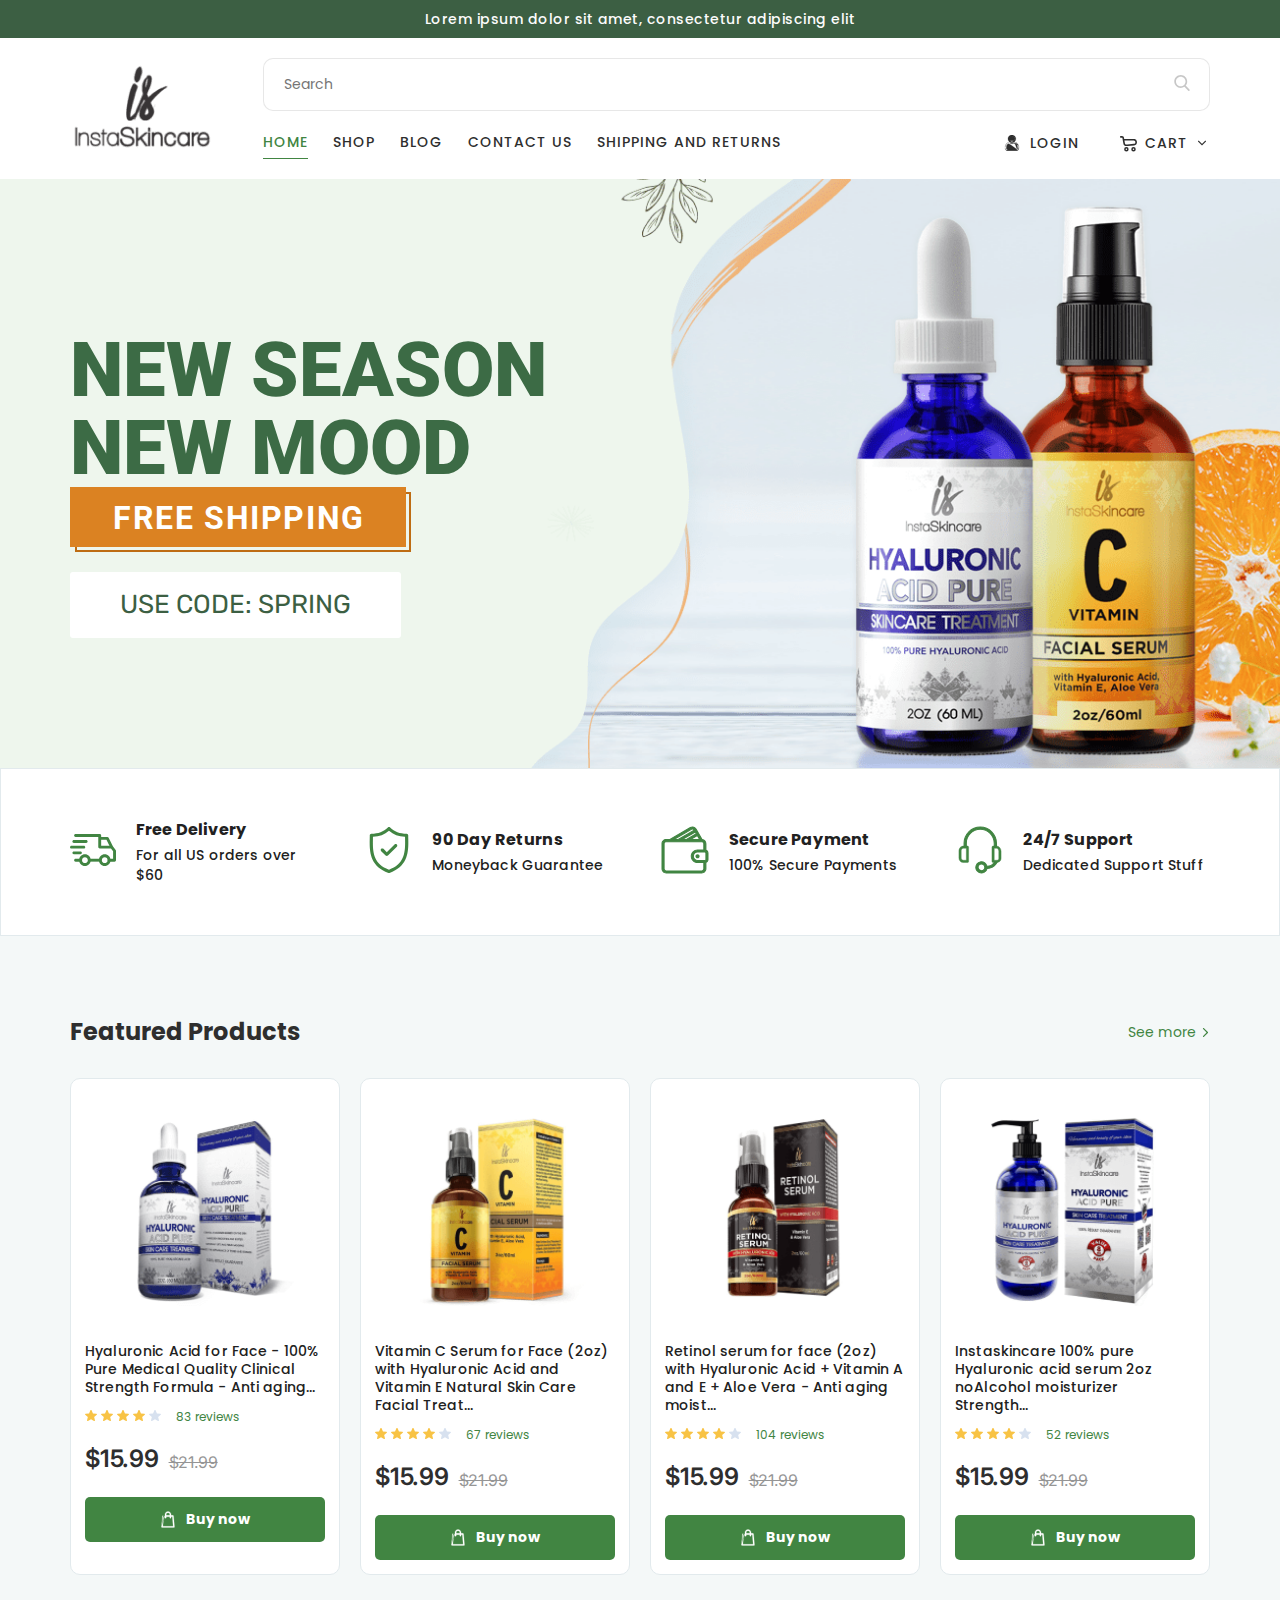
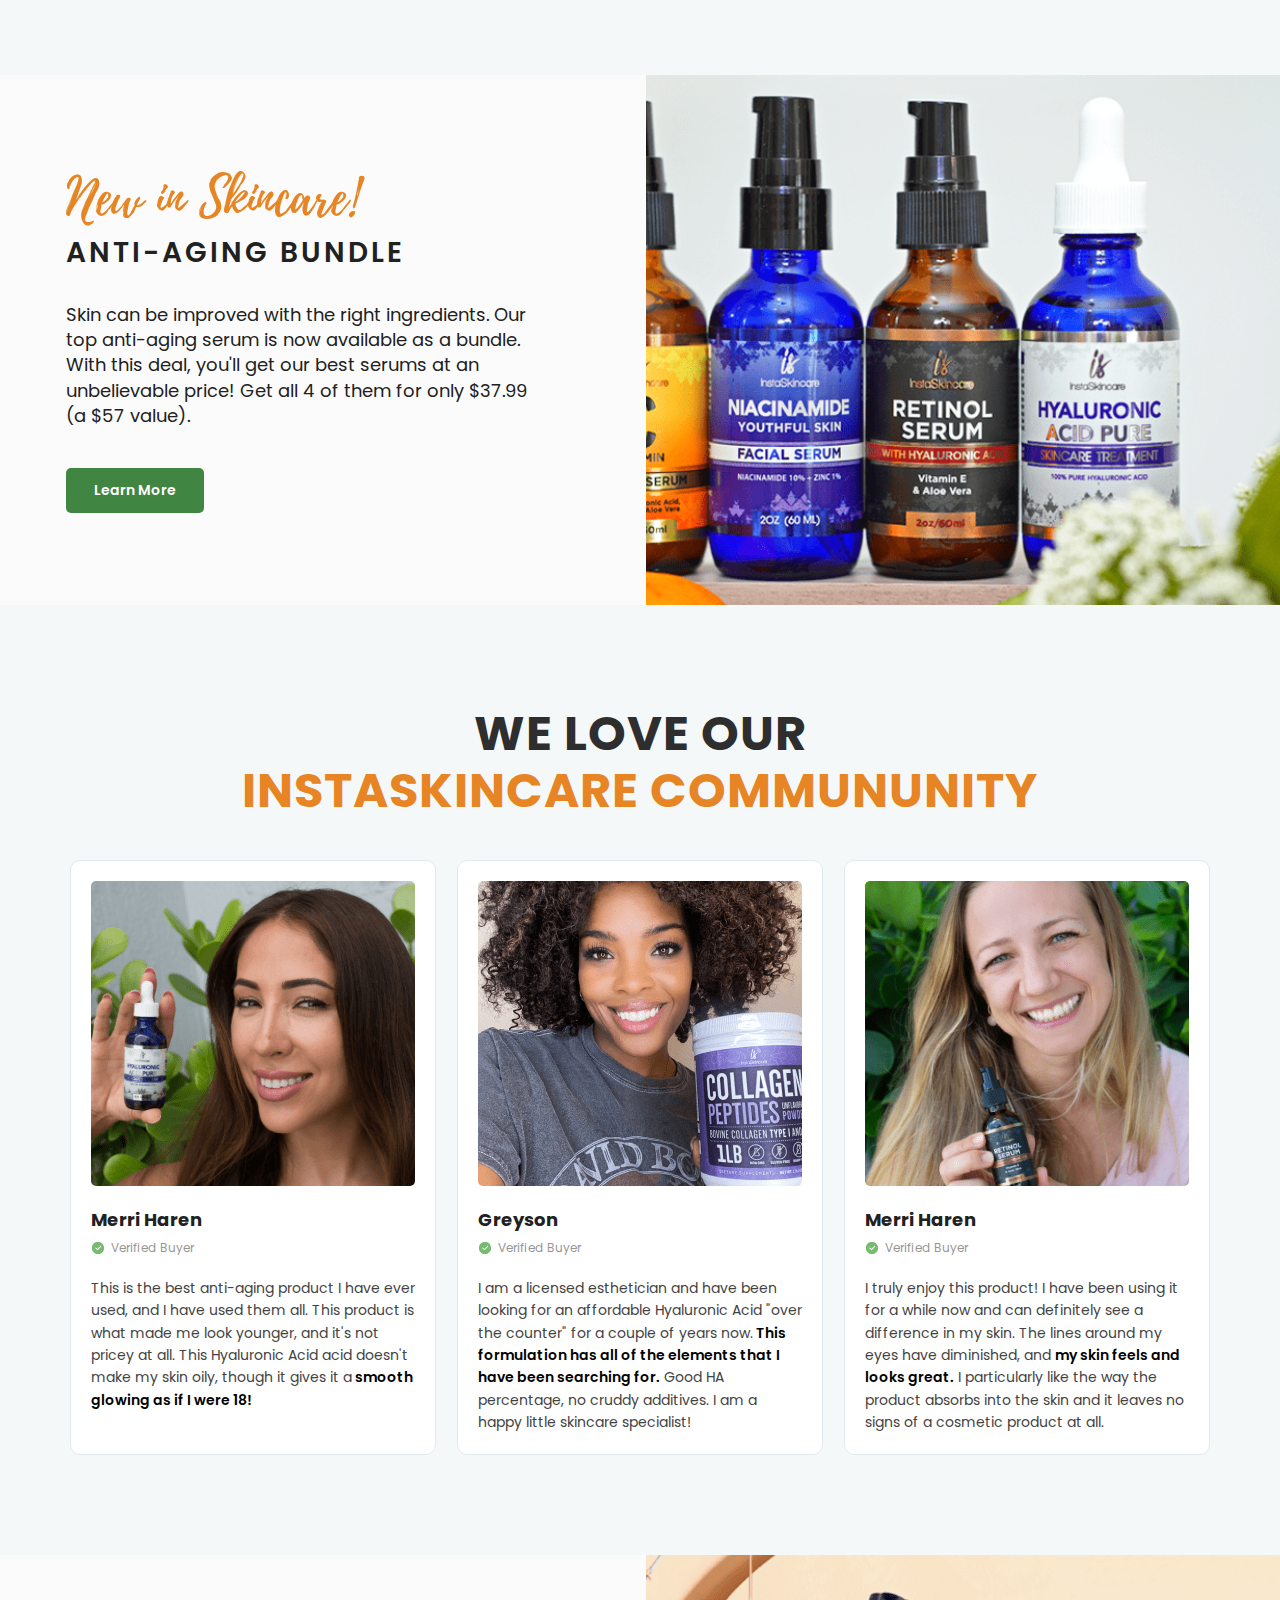
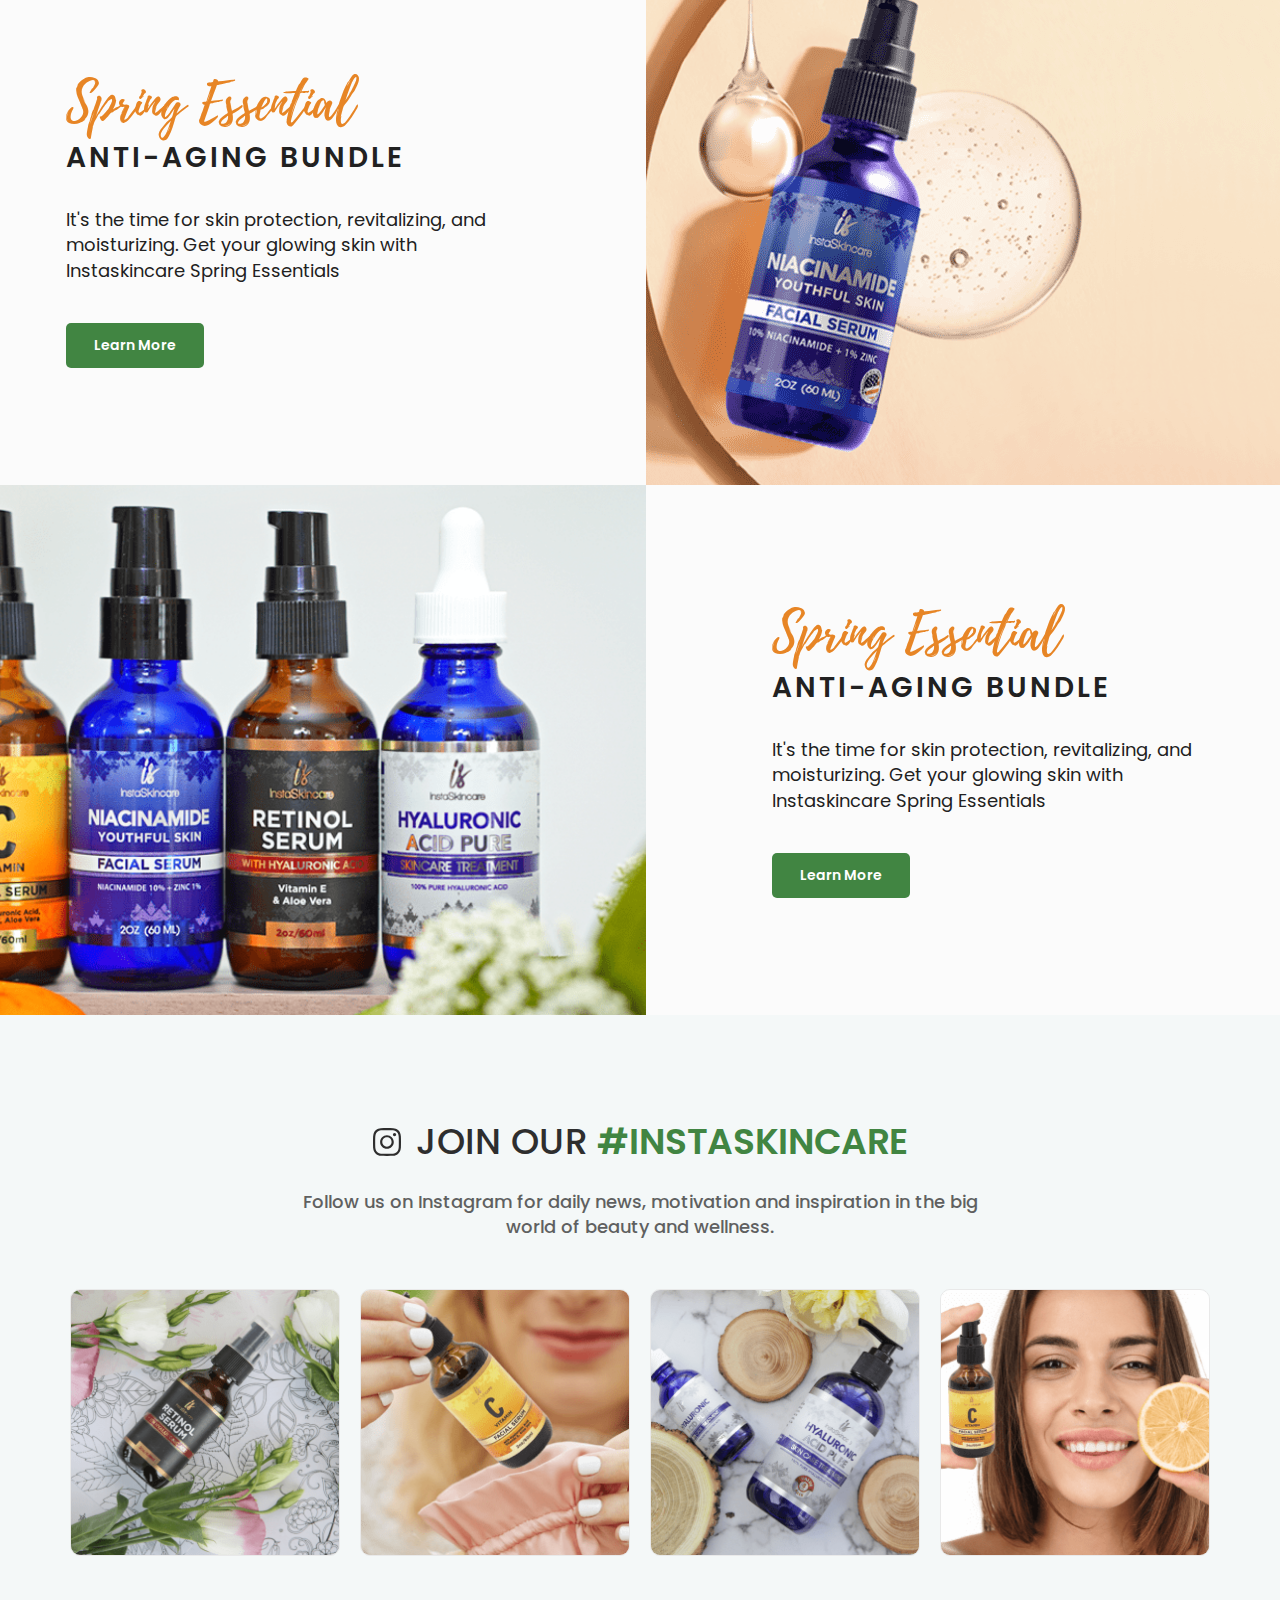
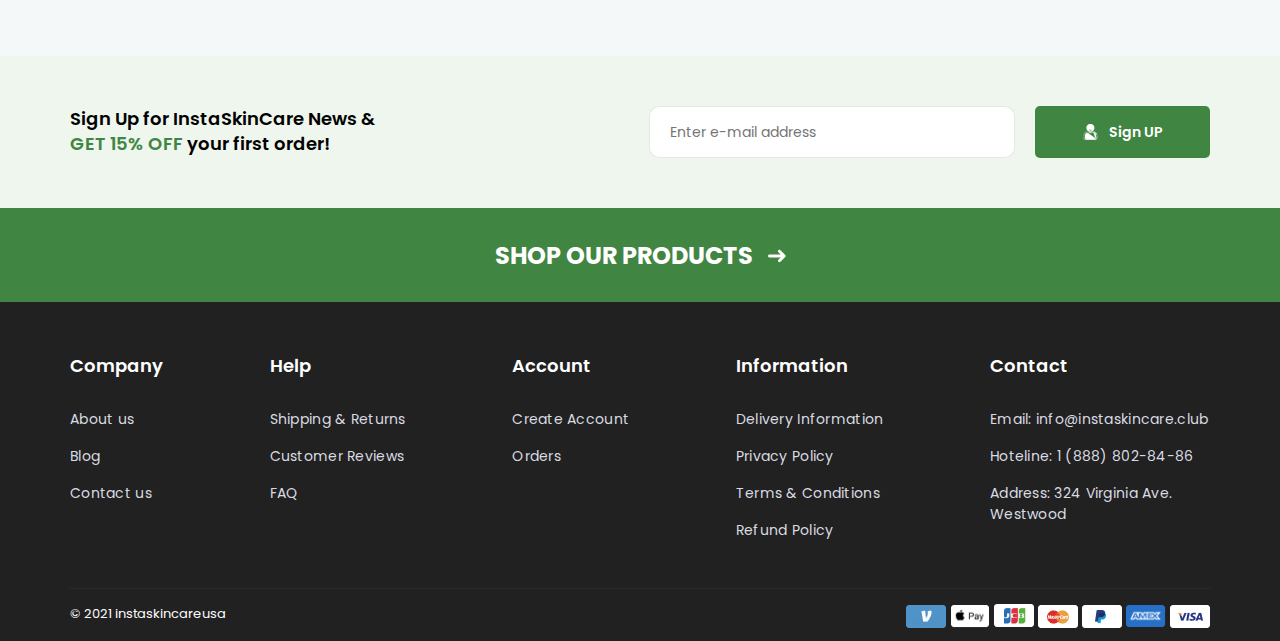
<file: app/index.html>
<!DOCTYPE html>
<html lang="ru">
<head>
    <meta charset="UTF-8">
    <!-- Useful meta tags -->
    <meta name="viewport" content="width=device-width, initial-scale=1">
    <meta name="description" content="">
    <link rel="stylesheet" href="css/app.min.css">
    <title>Home</title>
    <link rel="preconnect" href="https://fonts.googleapis.com">
    <link rel="preconnect" href="https://fonts.gstatic.com" crossorigin>
    <link href="https://fonts.googleapis.com/css2?family=Inter:wght@100;200;300;400;500;600;700;800;900&display=swap" rel="stylesheet">
    <link href="https://fonts.googleapis.com/css2?family=Rubik:ital,wght@0,300;0,400;0,500;0,600;0,700;0,800;0,900;1,300;1,400;1,500;1,600;1,700;1,800;1,900&display=swap" rel="stylesheet">
    <link href="https://fonts.googleapis.com/css2?family=Roboto:ital,wght@0,100;0,300;0,400;0,500;0,700;0,900;1,100;1,300;1,400;1,500;1,700;1,900&display=swap" rel="stylesheet">
    <link href="https://fonts.googleapis.com/css2?family=Poppins:ital,wght@0,100;0,200;0,300;0,400;0,500;0,600;0,700;0,800;0,900;1,100;1,200;1,300;1,400;1,500;1,600;1,700;1,800;1,900&display=swap" rel="stylesheet">
    <link rel="stylesheet" href="https://unpkg.com/swiper/swiper-bundle.min.css" />
</head>
<body>
<header class="header">
    <div class="container">
        <div class="header__top">
            <span>Lorem ipsum dolor sit amet, consectetur adipiscing elit</span>
        </div>
        <div class="header__bottom">
            <div class="header__burger">
                <svg width="24" height="24" viewBox="0 0 24 24" fill="none" xmlns="http://www.w3.org/2000/svg">
                    <path d="M22.8 17.6495H1.2C0.537608 17.6495 0 18.2491 0 18.988C0 19.7268 0.537608 20.3265 1.2 20.3265H22.8C23.4624 20.3265 24 19.7268 24 18.9879C24 18.2491 23.4624 17.6495 22.8 17.6495ZM1.2 6.34694H22.8C23.4624 6.34694 24 5.74734 24 5.00848C24 4.26961 23.4624 3.67001 22.8 3.67001H1.2C0.537608 3.67006 0 4.26965 0 5.00852C0 5.74734 0.537608 6.34694 1.2 6.34694ZM22.8 10.6598H1.2C0.537608 10.6598 0 11.2594 0 11.9983C0 12.7371 0.537608 13.3367 1.2 13.3367H22.8C23.4624 13.3367 24 12.7371 24 11.9983C24 11.2594 23.4624 10.6598 22.8 10.6598Z" fill="#212121"/>
                </svg>
            </div>
            <a href="" class="header__logo">
                <img src="img/header/01.png" alt="">
            </a>
            <div class="header__right">
                <div class="header__search">
                    <input placeholder="Search" type="text">
                    <div class="header__search-button">
                        <svg width="16" height="16" viewBox="0 0 16 16" fill="none" xmlns="http://www.w3.org/2000/svg">
                            <path d="M15.4886 14.5735L11.6805 10.6129C12.6597 9.44901 13.1961 7.98455 13.1961 6.45999C13.1961 2.89801 10.2981 0 6.73612 0C3.17413 0 0.276123 2.89801 0.276123 6.45999C0.276123 10.022 3.17413 12.92 6.73612 12.92C8.07334 12.92 9.34764 12.5167 10.4371 11.751L14.2741 15.7416C14.4345 15.9082 14.6502 16 14.8813 16C15.1001 16 15.3077 15.9166 15.4653 15.7649C15.8001 15.4428 15.8107 14.9085 15.4886 14.5735ZM6.73612 1.68522C9.36899 1.68522 11.5109 3.82713 11.5109 6.45999C11.5109 9.09286 9.36899 11.2348 6.73612 11.2348C4.10325 11.2348 1.96134 9.09286 1.96134 6.45999C1.96134 3.82713 4.10325 1.68522 6.73612 1.68522Z" fill="#212121" fill-opacity="0.25"/>
                        </svg>
                    </div>
                </div>
                <div class="header__nav">
                    <div class="header__menu">
                        <a href="" class="header__link header__link_active">HOME</a>
                        <a href="" class="header__link">SHOP</a>
                        <a href="" class="header__link">BLOG</a>
                        <a href="" class="header__link">CONTACT US</a>
                        <a href="" class="header__link">SHIPPING AND RETURNS</a>
                    </div>
                    <div class="header__personal">
                        <a href="login.html" class="header__profile">
                            <div class="header__profile-img">
                                <svg width="16" height="16" viewBox="0 0 16 16" fill="none" xmlns="http://www.w3.org/2000/svg">
                                    <g clip-path="url(#clip456)">
                                        <path d="M7.88591 1.03762C7.09995 1.03762 6.45106 1.30649 5.89498 1.86258C5.33876 2.4188 5.06977 3.06781 5.06977 3.85351C5.06977 4.63946 5.33876 5.28846 5.89496 5.84455L7.88591 1.03762ZM7.88591 1.03762C8.67174 1.03762 9.32075 1.30649 9.87696 1.86257M7.88591 1.03762L9.87696 1.86257M9.87696 1.86257C10.4331 2.41879 10.702 3.06781 10.702 3.85351M9.87696 1.86257L10.702 3.85351M10.702 3.85351C10.702 4.63945 10.4331 5.28834 9.87697 5.84456M10.702 3.85351L9.87697 5.84456M9.87697 5.84456C9.87697 5.84456 9.87696 5.84457 9.87696 5.84457M9.87697 5.84456L9.87696 5.84457M9.87696 5.84457C9.32075 6.40077 8.67174 6.66964 7.88591 6.66964C7.10022 6.66964 6.45132 6.40066 5.89497 5.84455L9.87696 5.84457ZM10.6815 6.64894L10.6815 6.64894C11.4492 5.88106 11.8397 4.93901 11.8397 3.85351C11.8397 2.76838 11.4494 1.8262 10.6814 1.05808L10.6813 1.05806C9.91333 0.290304 8.97116 -0.1 7.88591 -0.1C6.80042 -0.1 5.85836 0.290304 5.09047 1.05819C4.32258 1.82608 3.93215 2.76825 3.93215 3.85351C3.93215 4.939 4.32258 5.88118 5.09047 6.64907L5.09049 6.64908C5.8586 7.41683 6.80077 7.80726 7.88591 7.80726C8.97128 7.80726 9.91346 7.41696 10.6815 6.64894Z" fill="#2E2E2E" stroke="#2E2E2E" stroke-width="0.2"/>
                                        <path d="M14.5978 11.2744L14.5978 11.2745C14.6627 11.6366 14.7069 11.9803 14.7288 12.2962M14.5978 11.2744L14.7288 12.2962M14.5978 11.2744C14.5322 10.9088 14.4476 10.5624 14.346 10.2451L14.346 10.2451M14.5978 11.2744L14.346 10.2451M14.7288 12.2962C14.7503 12.6033 14.7613 12.9236 14.7614 13.2481V13.2482C14.7614 14.1063 14.4878 14.8106 13.9411 15.3307L13.8722 15.2583M14.7288 12.2962L13.8722 15.2583M13.8722 15.2583L13.9411 15.3307C13.4023 15.8434 12.692 16.0999 11.839 16.0999H4.13489C3.28163 16.0999 2.57137 15.8434 2.03263 15.3307M13.8722 15.2583L2.03263 15.3307M14.346 10.2451C14.2403 9.91525 14.097 9.58984 13.9197 9.27824M14.346 10.2451L9.80944 8.33065M10.5157 7.99426C10.8208 7.79565 10.9788 7.72864 11.1421 7.72864C11.558 7.72864 11.9468 7.79895 12.2976 7.93774C12.6497 8.07727 12.9541 8.26855 13.2028 8.50647M10.5157 7.99426L14.2507 10.2756C14.1472 9.95251 14.0067 9.63342 13.8328 9.32763M10.5157 7.99426C10.328 8.1167 10.1084 8.2583 9.86328 8.41492L10.5157 7.99426ZM13.2028 8.50647C13.4406 8.73388 13.6525 9.01025 13.8328 9.32763M13.2028 8.50647L13.2719 8.43421C13.2719 8.43421 13.2719 8.4342 13.2719 8.4342M13.2028 8.50647L13.2719 8.4342M13.8328 9.32763L13.9197 9.27824M13.8328 9.32763L13.9197 9.27819C13.9197 9.27821 13.9197 9.27822 13.9197 9.27824M13.9197 9.27824C13.7351 8.95334 13.5174 8.66904 13.2719 8.4342M13.2719 8.4342C13.013 8.18651 12.6973 7.98858 12.3345 7.84478L12.3344 7.84476C11.9707 7.70087 11.5693 7.62864 11.1421 7.62864C10.9467 7.62864 10.7669 7.71142 10.4612 7.91046L10.4611 7.9105C10.2737 8.03273 10.0544 8.17416 9.80944 8.33065M9.80944 8.33065C9.60957 8.45798 9.33434 8.57993 8.98831 8.6917L8.98826 8.69172C8.65555 8.79938 8.31851 8.85373 7.98645 8.85373C7.65464 8.85373 7.31759 8.79938 6.98462 8.69171L6.98459 8.6917C6.63886 8.58003 6.36353 8.45807 6.16408 8.33077L9.80944 8.33065ZM2.70125 8.43434L2.70125 8.43434C2.96037 8.1864 3.27622 7.98846 3.63883 7.84489L2.70125 8.43434ZM2.70125 8.43434C2.45572 8.66928 2.23801 8.95345 2.05355 9.27824M2.70125 8.43434L1.62741 10.2453M1.62741 10.2453L1.62742 10.2453C1.73311 9.91509 1.87657 9.5898 2.05355 9.27824M1.62741 10.2453C1.52595 10.5626 1.44133 10.9088 1.3757 11.2744L1.62741 10.2453ZM2.05355 9.27824L2.1405 9.32763L2.05355 9.27825C2.05355 9.27825 2.05355 9.27824 2.05355 9.27824ZM2.03263 15.3307L2.03259 15.3307C1.4861 14.8102 1.2125 14.1062 1.2125 13.2483L2.03263 15.3307ZM13.1568 14.5065L13.1568 14.5065C13.4673 14.211 13.6236 13.8047 13.6238 13.2483C13.6236 12.9498 13.6137 12.6563 13.594 12.3757L13.5935 12.3686H13.5935C13.5743 12.0963 13.5355 11.7958 13.4781 11.4753C13.4212 11.1579 13.3486 10.8607 13.2625 10.592C13.181 10.3373 13.0694 10.0842 12.9307 9.84033L12.9306 9.84029C12.7993 9.60919 12.6493 9.41299 12.4854 9.25622L12.5546 9.18396L12.4854 9.25621C12.3353 9.11258 12.1441 8.99298 11.9157 8.90255C11.7142 8.82284 11.4869 8.77722 11.2379 8.76793C11.2054 8.78618 11.1553 8.81599 11.0825 8.86342C11.0824 8.86344 11.0824 8.86346 11.0824 8.86348L11.0278 8.77966L13.1568 14.5065ZM13.1568 14.5065C12.8381 14.8098 12.4116 14.9622 11.8389 14.9622H4.13489C3.56204 14.9622 3.13553 14.8098 2.81699 14.5067C2.50641 14.211 2.35012 13.8045 2.35012 13.2483C2.35012 12.9506 2.35994 12.6569 2.37954 12.3752L2.37955 12.3752C2.39854 12.1006 2.43745 11.7979 2.4954 11.4754L2.4954 11.4754C2.55247 11.1577 2.62496 10.8604 2.71084 10.5921C2.7925 10.3372 2.90404 10.0842 3.04261 9.8402C3.17392 9.60933 3.32395 9.41311 3.48786 9.25619L3.48786 9.25619C3.63796 9.11247 3.8291 8.993 4.05767 8.90255L4.05768 8.90255C4.25906 8.82284 4.48641 8.77722 4.73523 8.76793C4.76776 8.78617 4.81786 8.81593 4.89069 8.86343L4.89071 8.86344C5.08375 8.98924 5.30618 9.13272 5.55201 9.28972L5.55208 9.28976C5.83817 9.47216 6.20323 9.63479 6.63476 9.7741L13.1568 14.5065ZM6.16403 8.33074C5.92144 8.17572 5.70198 8.0343 5.51175 7.91036L6.16403 8.33074ZM4.83105 7.62852C4.40373 7.62852 4.00242 7.70088 3.63885 7.84489L4.83105 7.62852ZM1.37569 11.2744C1.3107 11.6361 1.26662 11.9799 1.24472 12.2965L1.37569 11.2744Z" fill="#2E2E2E" stroke="#2E2E2E" stroke-width="0.2"/>
                                    </g>
                                    <defs>
                                        <clipPath id="clip456">
                                            <rect width="16" height="16" fill="white"/>
                                        </clipPath>
                                    </defs>
                                </svg>
                            </div>
                            <div class="header__profile-top">
                                <span>LOGIN</span>
                            </div>
                        </a>
                        <div class="header__cart">
                            <div class="header__cart-img">
                                <svg width="19" height="18" viewBox="0 0 19 18" fill="none" xmlns="http://www.w3.org/2000/svg">
                                    <path d="M1.75 1.875H2.65424C3.13263 1.875 3.37183 1.875 3.56628 1.96174C3.73771 2.03821 3.88415 2.16138 3.98886 2.31717C4.10763 2.49388 4.14862 2.72954 4.23058 3.20085L4.45652 4.5M4.45652 4.5L4.99173 7.57743C5.17091 8.60771 5.26049 9.12285 5.52583 9.49395C5.75945 9.8207 6.08606 10.0695 6.46311 10.208C6.89132 10.3654 7.41176 10.315 8.45264 10.2143L14.9605 9.58447C15.2954 9.55205 15.4629 9.53585 15.6046 9.50086C16.3933 9.30603 16.9859 8.65339 17.1038 7.84952C17.125 7.70514 17.125 7.53688 17.125 7.20038V7.20038C17.125 6.84286 17.125 6.6641 17.1019 6.51329C16.9726 5.6714 16.3244 5.00372 15.4867 4.84966C15.3367 4.82206 15.158 4.81677 14.8006 4.8062L4.45652 4.5Z" stroke="#2E2E2E" stroke-width="1.6" stroke-linecap="round" stroke-linejoin="round"/>
                                    <ellipse cx="7.375" cy="14.25" rx="1.5" ry="1.5" stroke="#2E2E2E" stroke-width="1.5"/>
                                    <ellipse cx="14.5" cy="14.25" rx="1.5" ry="1.5" stroke="#2E2E2E" stroke-width="1.5"/>
                                </svg>
                            </div>
                            <div class="header__cart-top">
                                <span>CART</span>
                            </div>
                            <div class="header__cart-bottom">
                                <div class="header__cart-products">
                                    <div class="header__cart-product">
                                        <div class="header__cart-product-img">
                                            <img src="img/header/04.png" alt="">
                                        </div>
                                        <div class="header__cart-product-text">
                                            <div class="header__cart-text-left">
                                                <p>
                                                    Hyaluronic Acid for Face - 100% Pure Medical Quality Clinical Strength Formul...
                                                </p>
                                                <div class="header__cart-prices">
                                                    <span>1</span>
                                                    <span>x</span>
                                                    <span>$15.99</span>
                                                </div>
                                            </div>
                                            <div class="header__cart-remove">
                                                <svg width="10" height="10" viewBox="0 0 10 10" fill="none" xmlns="http://www.w3.org/2000/svg">
                                                    <path fill-rule="evenodd" clip-rule="evenodd" d="M4.64645 3.40745C4.84171 3.60272 5.15829 3.60272 5.35355 3.40745L8.40745 0.353553C8.60272 0.158291 8.9193 0.158291 9.11456 0.353553L9.64645 0.88544C9.84171 1.0807 9.84171 1.39728 9.64645 1.59255L6.59255 4.64645C6.39728 4.84171 6.39728 5.15829 6.59255 5.35355L9.64645 8.40745C9.84171 8.60272 9.84171 8.9193 9.64645 9.11456L9.11456 9.64645C8.9193 9.84171 8.60272 9.84171 8.40745 9.64645L5.35355 6.59255C5.15829 6.39728 4.84171 6.39728 4.64645 6.59255L1.59255 9.64645C1.39728 9.84171 1.0807 9.84171 0.88544 9.64645L0.353553 9.11456C0.158291 8.9193 0.158291 8.60272 0.353554 8.40745L3.40745 5.35355C3.60272 5.15829 3.60272 4.84171 3.40745 4.64645L0.353553 1.59255C0.158291 1.39728 0.158291 1.0807 0.353553 0.88544L0.88544 0.353553C1.0807 0.158291 1.39728 0.158291 1.59255 0.353554L4.64645 3.40745Z" fill="#DC5151"/>
                                                </svg>
                                            </div>
                                        </div>
                                    </div>
                                    <div class="header__cart-product">
                                        <div class="header__cart-product-img">
                                            <img src="img/header/04.png" alt="">
                                        </div>
                                        <div class="header__cart-product-text">
                                            <div class="header__cart-text-left">
                                                <p>
                                                    Hyaluronic Acid for Face - 100% Pure Medical Quality Clinical Strength Formul...
                                                </p>
                                                <div class="header__cart-prices">
                                                    <span>1</span>
                                                    <span>x</span>
                                                    <span>$15.99</span>
                                                </div>
                                            </div>
                                            <div class="header__cart-remove">
                                                <svg width="10" height="10" viewBox="0 0 10 10" fill="none" xmlns="http://www.w3.org/2000/svg">
                                                    <path fill-rule="evenodd" clip-rule="evenodd" d="M4.64645 3.40745C4.84171 3.60272 5.15829 3.60272 5.35355 3.40745L8.40745 0.353553C8.60272 0.158291 8.9193 0.158291 9.11456 0.353553L9.64645 0.88544C9.84171 1.0807 9.84171 1.39728 9.64645 1.59255L6.59255 4.64645C6.39728 4.84171 6.39728 5.15829 6.59255 5.35355L9.64645 8.40745C9.84171 8.60272 9.84171 8.9193 9.64645 9.11456L9.11456 9.64645C8.9193 9.84171 8.60272 9.84171 8.40745 9.64645L5.35355 6.59255C5.15829 6.39728 4.84171 6.39728 4.64645 6.59255L1.59255 9.64645C1.39728 9.84171 1.0807 9.84171 0.88544 9.64645L0.353553 9.11456C0.158291 8.9193 0.158291 8.60272 0.353554 8.40745L3.40745 5.35355C3.60272 5.15829 3.60272 4.84171 3.40745 4.64645L0.353553 1.59255C0.158291 1.39728 0.158291 1.0807 0.353553 0.88544L0.88544 0.353553C1.0807 0.158291 1.39728 0.158291 1.59255 0.353554L4.64645 3.40745Z" fill="#DC5151"/>
                                                </svg>
                                            </div>
                                        </div>
                                    </div>
                                </div>
                                <div class="header__cart-nav">
                                    <div class="header__cart-subtotal">
                                        <span>
                                            Subtotal:
                                        </span>
                                        <span>
                                            $15.99
                                        </span>
                                    </div>
                                    <div class="header__cart-buttons">
                                        <div class="header__cart-button">
                                            View cart
                                        </div>
                                        <div class="header__cart-button">
                                            Checkout
                                        </div>
                                    </div>
                                </div>
                                <div class="header__cart-desc">
                                    <div class="header__cart-desc-item">
                                        <svg width="18" height="18" viewBox="0 0 18 18" fill="none" xmlns="http://www.w3.org/2000/svg">
                                            <path d="M13.5946 10.7017C12.3435 10.7017 11.3257 11.7195 11.3257 12.9706C11.3257 14.2217 12.3435 15.2395 13.5946 15.2395C14.8459 15.2395 15.8635 14.2217 15.8635 12.9706C15.8635 11.7195 14.8457 10.7017 13.5946 10.7017ZM13.5946 14.105C12.969 14.105 12.4601 13.5962 12.4601 12.9706C12.4601 12.3449 12.969 11.8361 13.5946 11.8361C14.2202 11.8361 14.7291 12.3449 14.7291 12.9706C14.7291 13.5962 14.2202 14.105 13.5946 14.105Z" fill="black"/>
                                            <path d="M5.84264 10.7017C4.59154 10.7017 3.57373 11.7195 3.57373 12.9706C3.57373 14.2217 4.59154 15.2395 5.84264 15.2395C7.09375 15.2395 8.11156 14.2217 8.11156 12.9706C8.11156 11.7195 7.09375 10.7017 5.84264 10.7017ZM5.84264 14.105C5.217 14.105 4.70819 13.5962 4.70819 12.9706C4.70819 12.3449 5.217 11.8361 5.84264 11.8361C6.46811 11.8361 6.9771 12.3449 6.9771 12.9706C6.9771 13.5962 6.46828 14.105 5.84264 14.105Z" fill="black"/>
                                            <path d="M15.1227 4.20726C15.0263 4.01573 14.8302 3.8949 14.6158 3.8949H11.6284V5.02936H14.266L15.8106 8.10146L16.8244 7.59169L15.1227 4.20726Z" fill="black"/>
                                            <path d="M11.8926 12.4224H7.60059V13.5568H11.8926V12.4224Z" fill="black"/>
                                            <path d="M4.1405 12.4224H2.17414C1.86083 12.4224 1.60693 12.6763 1.60693 12.9896C1.60693 13.3029 1.86087 13.5568 2.17414 13.5568H4.14054C4.45385 13.5568 4.70775 13.3029 4.70775 12.9896C4.70775 12.6763 4.45382 12.4224 4.1405 12.4224Z" fill="black"/>
                                            <path d="M17.8806 8.95461L16.7649 7.51763C16.6577 7.37922 16.4923 7.29829 16.317 7.29829H12.1951V3.32771C12.1951 3.0144 11.9412 2.7605 11.6279 2.7605H2.17414C1.86083 2.7605 1.60693 3.01443 1.60693 3.32771C1.60693 3.64099 1.86087 3.89492 2.17414 3.89492H11.0607V7.8655C11.0607 8.17881 11.3146 8.43271 11.6279 8.43271H16.0392L16.8653 9.49682V12.4222H15.2959C14.9826 12.4222 14.7287 12.6761 14.7287 12.9894C14.7287 13.3027 14.9827 13.5566 15.2959 13.5566H17.4325C17.7458 13.5566 17.9997 13.3027 17.9997 12.9894V9.30251C17.9997 9.17658 17.9578 9.05406 17.8806 8.95461Z" fill="black"/>
                                            <path d="M4.10274 9.54834H1.49348C1.18017 9.54834 0.92627 9.80227 0.92627 10.1156C0.92627 10.4289 1.1802 10.6828 1.49348 10.6828H4.10271C4.41602 10.6828 4.66992 10.4288 4.66992 10.1156C4.66995 9.80227 4.41602 9.54834 4.10274 9.54834Z" fill="black"/>
                                            <path d="M5.40756 7.31714H0.567211C0.253934 7.31714 0 7.57107 0 7.88438C0 8.1977 0.253934 8.4516 0.567211 8.4516H5.40756C5.72087 8.4516 5.97477 8.19766 5.97477 7.88438C5.97477 7.57111 5.72087 7.31714 5.40756 7.31714Z" fill="black"/>
                                            <path d="M6.33383 5.08618H1.49348C1.18017 5.08618 0.92627 5.34012 0.92627 5.65339C0.92627 5.96671 1.1802 6.2206 1.49348 6.2206H6.33383C6.64714 6.2206 6.90104 5.96667 6.90104 5.65339C6.90107 5.34012 6.64714 5.08618 6.33383 5.08618Z" fill="black"/>
                                        </svg>
                                        <p>
                                            <span>Fast Shipping!</span> Orders ship within 48 hours.
                                        </p>
                                    </div>
                                    <div class="header__cart-desc-item">
                                        <svg width="18" height="18" viewBox="0 0 18 18" fill="none" xmlns="http://www.w3.org/2000/svg">
                                            <g clip-path="url(#clip0)">
                                                <path d="M16.543 4.63467C16.5338 4.1487 16.5249 3.6896 16.5249 3.24546C16.5249 2.89751 16.2429 2.61542 15.8949 2.61542C13.2004 2.61542 11.1489 1.84105 9.43885 0.178398C9.19422 -0.0595079 8.80494 -0.0594239 8.5604 0.178398C6.85054 1.84105 4.79936 2.61542 2.10503 2.61542C1.75707 2.61542 1.47498 2.89751 1.47498 3.24546C1.47498 3.68969 1.46624 4.14895 1.45692 4.63501C1.37056 9.15756 1.25228 15.3514 8.79326 17.9653C8.86013 17.9885 8.92986 18.0001 8.99958 18.0001C9.06931 18.0001 9.13912 17.9885 9.2059 17.9653C16.7475 15.3513 16.6294 9.15731 16.543 4.63467ZM8.99967 16.7014C2.53228 14.352 2.63007 9.20536 2.71684 4.65903C2.72205 4.38618 2.72709 4.12173 2.73062 3.86249C5.25417 3.75597 7.27216 2.99126 8.99967 1.48637C10.7273 2.99126 12.7457 3.75605 15.2694 3.86249C15.2729 4.12165 15.2779 4.38593 15.2832 4.65861C15.3699 9.20511 15.4676 14.3519 8.99967 16.7014Z" fill="black"/>
                                                <path d="M11.1695 6.81133L8.12852 9.85211L6.83088 8.55446C6.58483 8.30849 6.18588 8.30849 5.93991 8.55446C5.69386 8.8006 5.69386 9.19946 5.93991 9.44552L7.68304 11.1886C7.80602 11.3116 7.96732 11.3731 8.12852 11.3731C8.28973 11.3731 8.45102 11.3116 8.57401 11.1886L12.0603 7.70238C12.3065 7.45633 12.3065 7.05738 12.0604 6.81141C11.8145 6.56536 11.4155 6.56528 11.1695 6.81133Z" fill="black"/>
                                            </g>
                                            <defs>
                                                <clipPath id="clip0">
                                                    <rect width="18" height="18" fill="white"/>
                                                </clipPath>
                                            </defs>
                                        </svg>
                                        <p><span>Order with confidence.</span> We have a 90 day love it guarantee. If you don’t love your experience with any SkinnyFit product, we’ll refund you—even if you send us an empty container!</p>
                                    </div>
                                </div>
                            </div>
                        </div>
                    </div>
                </div>
            </div>
        </div>
        <div class="header__mob">
            <div class="header__mob-wrapper">
                <div class="header__mob-search">
                    <input type="text" placeholder="Search">
                    <div class="header__bom-search-btn">
                        <svg width="16" height="16" viewBox="0 0 16 16" fill="none" xmlns="http://www.w3.org/2000/svg">
                            <path d="M15.4886 14.5735L11.6805 10.6129C12.6597 9.44901 13.1961 7.98455 13.1961 6.45999C13.1961 2.89801 10.2981 0 6.73612 0C3.17413 0 0.276123 2.89801 0.276123 6.45999C0.276123 10.022 3.17413 12.92 6.73612 12.92C8.07334 12.92 9.34764 12.5167 10.4371 11.751L14.2741 15.7416C14.4345 15.9082 14.6502 16 14.8813 16C15.1001 16 15.3077 15.9166 15.4653 15.7649C15.8001 15.4428 15.8107 14.9085 15.4886 14.5735ZM6.73612 1.68522C9.36899 1.68522 11.5109 3.82713 11.5109 6.45999C11.5109 9.09286 9.36899 11.2348 6.73612 11.2348C4.10325 11.2348 1.96134 9.09286 1.96134 6.45999C1.96134 3.82713 4.10325 1.68522 6.73612 1.68522Z" fill="#212121" fill-opacity="0.25"/>
                        </svg>
                    </div>
                </div>
                <nav>
                    <ul class="header__mob-menu">
                        <li class="header__mob-link header__mob-link_active">
                            <a href="">
                                HOME
                            </a>
                        </li>
                        <li class="header__mob-link">
                            <a href="">
                                SHOP
                            </a>
                        </li>
                        <li class="header__mob-link">
                            <a href="">
                                BLOG
                            </a>
                        </li>
                        <li class="header__mob-link">
                            <a href="">
                                CONTACT US
                            </a>
                        </li>
                        <li class="header__mob-link">
                            <a href="">
                                SHIPPING AND RETURN
                            </a>
                        </li>
                    </ul>
                </nav>
                <a href="login.html" class="header__mob-login">
                    <svg width="16" height="16" viewBox="0 0 16 16" fill="none" xmlns="http://www.w3.org/2000/svg">
                        <g clip-path="url(#clip456)">
                            <path d="M7.88591 1.03762C7.09995 1.03762 6.45106 1.30649 5.89498 1.86258C5.33876 2.4188 5.06977 3.06781 5.06977 3.85351C5.06977 4.63946 5.33876 5.28846 5.89496 5.84455L7.88591 1.03762ZM7.88591 1.03762C8.67174 1.03762 9.32075 1.30649 9.87696 1.86257M7.88591 1.03762L9.87696 1.86257M9.87696 1.86257C10.4331 2.41879 10.702 3.06781 10.702 3.85351M9.87696 1.86257L10.702 3.85351M10.702 3.85351C10.702 4.63945 10.4331 5.28834 9.87697 5.84456M10.702 3.85351L9.87697 5.84456M9.87697 5.84456C9.87697 5.84456 9.87696 5.84457 9.87696 5.84457M9.87697 5.84456L9.87696 5.84457M9.87696 5.84457C9.32075 6.40077 8.67174 6.66964 7.88591 6.66964C7.10022 6.66964 6.45132 6.40066 5.89497 5.84455L9.87696 5.84457ZM10.6815 6.64894L10.6815 6.64894C11.4492 5.88106 11.8397 4.93901 11.8397 3.85351C11.8397 2.76838 11.4494 1.8262 10.6814 1.05808L10.6813 1.05806C9.91333 0.290304 8.97116 -0.1 7.88591 -0.1C6.80042 -0.1 5.85836 0.290304 5.09047 1.05819C4.32258 1.82608 3.93215 2.76825 3.93215 3.85351C3.93215 4.939 4.32258 5.88118 5.09047 6.64907L5.09049 6.64908C5.8586 7.41683 6.80077 7.80726 7.88591 7.80726C8.97128 7.80726 9.91346 7.41696 10.6815 6.64894Z" fill="#2E2E2E" stroke="#2E2E2E" stroke-width="0.2"/>
                            <path d="M14.5978 11.2744L14.5978 11.2745C14.6627 11.6366 14.7069 11.9803 14.7288 12.2962M14.5978 11.2744L14.7288 12.2962M14.5978 11.2744C14.5322 10.9088 14.4476 10.5624 14.346 10.2451L14.346 10.2451M14.5978 11.2744L14.346 10.2451M14.7288 12.2962C14.7503 12.6033 14.7613 12.9236 14.7614 13.2481V13.2482C14.7614 14.1063 14.4878 14.8106 13.9411 15.3307L13.8722 15.2583M14.7288 12.2962L13.8722 15.2583M13.8722 15.2583L13.9411 15.3307C13.4023 15.8434 12.692 16.0999 11.839 16.0999H4.13489C3.28163 16.0999 2.57137 15.8434 2.03263 15.3307M13.8722 15.2583L2.03263 15.3307M14.346 10.2451C14.2403 9.91525 14.097 9.58984 13.9197 9.27824M14.346 10.2451L9.80944 8.33065M10.5157 7.99426C10.8208 7.79565 10.9788 7.72864 11.1421 7.72864C11.558 7.72864 11.9468 7.79895 12.2976 7.93774C12.6497 8.07727 12.9541 8.26855 13.2028 8.50647M10.5157 7.99426L14.2507 10.2756C14.1472 9.95251 14.0067 9.63342 13.8328 9.32763M10.5157 7.99426C10.328 8.1167 10.1084 8.2583 9.86328 8.41492L10.5157 7.99426ZM13.2028 8.50647C13.4406 8.73388 13.6525 9.01025 13.8328 9.32763M13.2028 8.50647L13.2719 8.43421C13.2719 8.43421 13.2719 8.4342 13.2719 8.4342M13.2028 8.50647L13.2719 8.4342M13.8328 9.32763L13.9197 9.27824M13.8328 9.32763L13.9197 9.27819C13.9197 9.27821 13.9197 9.27822 13.9197 9.27824M13.9197 9.27824C13.7351 8.95334 13.5174 8.66904 13.2719 8.4342M13.2719 8.4342C13.013 8.18651 12.6973 7.98858 12.3345 7.84478L12.3344 7.84476C11.9707 7.70087 11.5693 7.62864 11.1421 7.62864C10.9467 7.62864 10.7669 7.71142 10.4612 7.91046L10.4611 7.9105C10.2737 8.03273 10.0544 8.17416 9.80944 8.33065M9.80944 8.33065C9.60957 8.45798 9.33434 8.57993 8.98831 8.6917L8.98826 8.69172C8.65555 8.79938 8.31851 8.85373 7.98645 8.85373C7.65464 8.85373 7.31759 8.79938 6.98462 8.69171L6.98459 8.6917C6.63886 8.58003 6.36353 8.45807 6.16408 8.33077L9.80944 8.33065ZM2.70125 8.43434L2.70125 8.43434C2.96037 8.1864 3.27622 7.98846 3.63883 7.84489L2.70125 8.43434ZM2.70125 8.43434C2.45572 8.66928 2.23801 8.95345 2.05355 9.27824M2.70125 8.43434L1.62741 10.2453M1.62741 10.2453L1.62742 10.2453C1.73311 9.91509 1.87657 9.5898 2.05355 9.27824M1.62741 10.2453C1.52595 10.5626 1.44133 10.9088 1.3757 11.2744L1.62741 10.2453ZM2.05355 9.27824L2.1405 9.32763L2.05355 9.27825C2.05355 9.27825 2.05355 9.27824 2.05355 9.27824ZM2.03263 15.3307L2.03259 15.3307C1.4861 14.8102 1.2125 14.1062 1.2125 13.2483L2.03263 15.3307ZM13.1568 14.5065L13.1568 14.5065C13.4673 14.211 13.6236 13.8047 13.6238 13.2483C13.6236 12.9498 13.6137 12.6563 13.594 12.3757L13.5935 12.3686H13.5935C13.5743 12.0963 13.5355 11.7958 13.4781 11.4753C13.4212 11.1579 13.3486 10.8607 13.2625 10.592C13.181 10.3373 13.0694 10.0842 12.9307 9.84033L12.9306 9.84029C12.7993 9.60919 12.6493 9.41299 12.4854 9.25622L12.5546 9.18396L12.4854 9.25621C12.3353 9.11258 12.1441 8.99298 11.9157 8.90255C11.7142 8.82284 11.4869 8.77722 11.2379 8.76793C11.2054 8.78618 11.1553 8.81599 11.0825 8.86342C11.0824 8.86344 11.0824 8.86346 11.0824 8.86348L11.0278 8.77966L13.1568 14.5065ZM13.1568 14.5065C12.8381 14.8098 12.4116 14.9622 11.8389 14.9622H4.13489C3.56204 14.9622 3.13553 14.8098 2.81699 14.5067C2.50641 14.211 2.35012 13.8045 2.35012 13.2483C2.35012 12.9506 2.35994 12.6569 2.37954 12.3752L2.37955 12.3752C2.39854 12.1006 2.43745 11.7979 2.4954 11.4754L2.4954 11.4754C2.55247 11.1577 2.62496 10.8604 2.71084 10.5921C2.7925 10.3372 2.90404 10.0842 3.04261 9.8402C3.17392 9.60933 3.32395 9.41311 3.48786 9.25619L3.48786 9.25619C3.63796 9.11247 3.8291 8.993 4.05767 8.90255L4.05768 8.90255C4.25906 8.82284 4.48641 8.77722 4.73523 8.76793C4.76776 8.78617 4.81786 8.81593 4.89069 8.86343L4.89071 8.86344C5.08375 8.98924 5.30618 9.13272 5.55201 9.28972L5.55208 9.28976C5.83817 9.47216 6.20323 9.63479 6.63476 9.7741L13.1568 14.5065ZM6.16403 8.33074C5.92144 8.17572 5.70198 8.0343 5.51175 7.91036L6.16403 8.33074ZM4.83105 7.62852C4.40373 7.62852 4.00242 7.70088 3.63885 7.84489L4.83105 7.62852ZM1.37569 11.2744C1.3107 11.6361 1.26662 11.9799 1.24472 12.2965L1.37569 11.2744Z" fill="#2E2E2E" stroke="#2E2E2E" stroke-width="0.2"/>
                        </g>
                        <defs>
                            <clipPath id="clip456">
                                <rect width="16" height="16" fill="white"/>
                            </clipPath>
                        </defs>
                    </svg>
                    <span>
                        LOGIN
                    </span>
                </a>
            </div>

        </div>
    </div>
</header>
<main class="main">
    <section class="hero">
        <div class="container">
            <div class="hero__text">
                <h1>New Season
                    New mood</h1>
                <div class="hero__buttons">
                    <a href="" class="hero-button">FREE SHIPPING</a>
                    <div class="hero-button">USE CODE: SPRING</div>
                </div>
            </div>
        </div>
        <div class="bg">
            <img src="img/hero/01.png" alt="">
            <img src="img/hero/02.png" alt="">
        </div>
    </section>
    <section class="awards">
        <div class="container">
            <div class="awards__item">
                <div class="awards__img">
                    <svg width="46" height="46" viewBox="0 0 46 46" fill="none" xmlns="http://www.w3.org/2000/svg">
                        <path d="M34.7419 27.3486C31.5446 27.3486 28.9435 29.9497 28.9435 33.147C28.9435 36.3442 31.5446 38.9453 34.7419 38.9453C37.9397 38.9453 40.5402 36.3442 40.5402 33.147C40.5402 29.9497 37.9392 27.3486 34.7419 27.3486ZM34.7419 36.0461C33.143 36.0461 31.8427 34.7458 31.8427 33.147C31.8427 31.5481 33.143 30.2478 34.7419 30.2478C36.3407 30.2478 37.6411 31.5481 37.6411 33.147C37.6411 34.7459 36.3407 36.0461 34.7419 36.0461Z" fill="#418542"/>
                        <path d="M14.9307 27.3486C11.7335 27.3486 9.13239 29.9497 9.13239 33.147C9.13239 36.3442 11.7335 38.9453 14.9307 38.9453C18.128 38.9453 20.7291 36.3442 20.7291 33.147C20.7291 29.9497 18.128 27.3486 14.9307 27.3486ZM14.9307 36.0461C13.3319 36.0461 12.0316 34.7458 12.0316 33.147C12.0316 31.5481 13.3319 30.2478 14.9307 30.2478C16.5291 30.2478 17.8299 31.5481 17.8299 33.147C17.8299 34.7459 16.5296 36.0461 14.9307 36.0461Z" fill="#418542"/>
                        <path d="M38.6467 10.7519C38.4002 10.2624 37.8992 9.95361 37.3512 9.95361H29.7167V12.8528H36.4573L40.4045 20.7037L42.9954 19.401L38.6467 10.7519Z" fill="#418542"/>
                        <path d="M30.3925 31.746H19.424V34.6451H30.3925V31.746Z" fill="#418542"/>
                        <path d="M10.5817 31.746H5.55653C4.75585 31.746 4.10699 32.3949 4.10699 33.1955C4.10699 33.9962 4.75594 34.645 5.55653 34.645H10.5818C11.3825 34.645 12.0313 33.9961 12.0313 33.1955C12.0313 32.3948 11.3824 31.746 10.5817 31.746Z" fill="#418542"/>
                        <path d="M45.6953 22.8841L42.844 19.2118C42.5701 18.8581 42.1473 18.6513 41.6993 18.6513H31.1657V8.50423C31.1657 7.70354 30.5168 7.05469 29.7162 7.05469H5.55653C4.75584 7.05469 4.10699 7.70363 4.10699 8.50423C4.10699 9.30482 4.75593 9.95377 5.55653 9.95377H28.2666V20.1008C28.2666 20.9015 28.9155 21.5503 29.7161 21.5503H40.9895L43.1005 24.2697V31.7457H39.09C38.2893 31.7457 37.6405 32.3947 37.6405 33.1953C37.6405 33.996 38.2894 34.6448 39.09 34.6448H44.5501C45.3508 34.6448 45.9996 33.9959 45.9997 33.1953V23.7732C45.9997 23.4514 45.8924 23.1382 45.6953 22.8841Z" fill="#418542"/>
                        <path d="M10.4853 24.4014H3.81715C3.01647 24.4014 2.36761 25.0503 2.36761 25.8509C2.36761 26.6516 3.01656 27.3004 3.81715 27.3004H10.4852C11.2859 27.3004 11.9347 26.6515 11.9347 25.8509C11.9348 25.0503 11.2859 24.4014 10.4853 24.4014Z" fill="#418542"/>
                        <path d="M13.8193 18.6993H1.44954C0.648941 18.6993 0 19.3483 0 20.149C0 20.9497 0.648941 21.5985 1.44954 21.5985H13.8193C14.62 21.5985 15.2689 20.9496 15.2689 20.149C15.2689 19.3484 14.62 18.6993 13.8193 18.6993Z" fill="#418542"/>
                        <path d="M16.1869 12.998H3.81715C3.01647 12.998 2.36761 13.647 2.36761 14.4476C2.36761 15.2483 3.01656 15.8971 3.81715 15.8971H16.1869C16.9876 15.8971 17.6365 15.2482 17.6365 14.4476C17.6366 13.647 16.9876 12.998 16.1869 12.998Z" fill="#418542"/>
                    </svg>
                </div>
                <div class="awards__text">
                    <span>Free Delivery</span>
                    <p>For all US orders over $60</p>
                </div>
            </div>
            <div class="awards__item">
                <div class="awards__img">
                    <svg width="46" height="46" viewBox="0 0 46 46" fill="none" xmlns="http://www.w3.org/2000/svg">
                        <g clip-path="url(#clip1)">
                            <path d="M42.2766 11.8442C42.2529 10.6022 42.2304 9.42899 42.2304 8.29396C42.2304 7.40474 41.5097 6.68384 40.6203 6.68384C33.7343 6.68384 28.4916 4.7049 24.1215 0.455905C23.4964 -0.152076 22.5015 -0.151861 21.8766 0.455905C17.5069 4.7049 12.265 6.68384 5.37952 6.68384C4.4903 6.68384 3.7694 7.40474 3.7694 8.29396C3.7694 9.4292 3.74707 10.6029 3.72324 11.845C3.50255 23.4027 3.20028 39.2314 22.4717 45.9113C22.6426 45.9705 22.8207 46.0001 22.9989 46.0001C23.1771 46.0001 23.3555 45.9705 23.5262 45.9113C42.7991 39.2312 42.4972 23.402 42.2766 11.8442ZM22.9991 42.6814C6.47139 36.6773 6.72128 23.5248 6.94305 11.9064C6.95636 11.2091 6.96924 10.5333 6.97826 9.8708C13.4273 9.59858 18.5844 7.64433 22.9991 3.79851C27.4143 7.64433 32.5723 9.5988 39.0218 9.8708C39.0308 10.5331 39.0437 11.2085 39.057 11.9053C39.2785 23.5242 39.5282 36.6771 22.9991 42.6814Z" fill="#418542"/>
                            <path d="M28.5437 17.4068L20.7724 25.1777L17.4562 21.8615C16.8274 21.2329 15.8079 21.2329 15.1793 21.8615C14.5505 22.4905 14.5505 23.5098 15.1793 24.1386L19.634 28.5933C19.9483 28.9076 20.3605 29.0647 20.7724 29.0647C21.1844 29.0647 21.5966 28.9076 21.9109 28.5933L30.8204 19.6839C31.4494 19.0551 31.4494 18.0356 30.8206 17.407C30.192 16.7782 29.1725 16.778 28.5437 17.4068Z" fill="#418542"/>
                        </g>
                        <defs>
                            <clipPath id="clip1">
                                <rect width="46" height="46" fill="white"/>
                            </clipPath>
                        </defs>
                    </svg>
                </div>
                <div class="awards__text">
                    <span>90 Day Returns</span>
                    <p>Moneyback Guarantee</p>
                </div>
            </div>
            <div class="awards__item">
                <div class="awards__img">
                    <svg width="48" height="48" viewBox="0 0 48 48" fill="none" xmlns="http://www.w3.org/2000/svg">
                        <path d="M44.9088 24.1927V17.7275C44.9088 15.5352 43.2083 13.7523 41.0598 13.5794L35.0558 3.09236C34.4994 2.12245 33.6009 1.42923 32.5258 1.14137C31.4559 0.855479 30.337 1.00563 29.3793 1.56301L8.79698 13.5457H5.18209C2.87582 13.5457 1.00031 15.4211 1.00031 17.7275V42.818C1.00031 45.1242 2.87572 46.9997 5.18209 46.9997H40.727C43.0333 46.9997 44.9088 45.1243 44.9088 42.818V36.3527C46.123 35.9197 46.9996 34.7702 46.9996 33.409V27.1364C46.9996 25.7752 46.123 24.6257 44.9088 24.1927ZM38.6303 13.5457H29.5182L36.3523 9.56688L38.6303 13.5457ZM35.3135 7.75242L25.3627 13.5457H21.2352L34.2815 5.94993L35.3135 7.75242ZM30.4319 3.37002C30.9046 3.09334 31.4568 3.01983 31.9847 3.16077C32.5187 3.30366 32.9638 3.64876 33.2405 4.13165L33.2427 4.13547L17.0799 13.5457H12.9526L30.4319 3.37002ZM42.8178 42.818C42.8178 43.9706 41.8796 44.9088 40.727 44.9088H5.18209C4.02949 44.9088 3.09125 43.9706 3.09125 42.818V17.7275C3.09125 16.5749 4.02949 15.6366 5.18209 15.6366H40.727C41.8796 15.6366 42.8178 16.5749 42.8178 17.7275V24.0001H36.5452C33.0863 24.0001 30.2726 26.8138 30.2726 30.2727C30.2726 33.7317 33.0863 36.5453 36.5452 36.5453H42.8178V42.818ZM44.9088 33.409C44.9088 33.9858 44.4402 34.4545 43.8633 34.4545H36.5452C34.2389 34.4545 32.3634 32.5791 32.3634 30.2727C32.3634 27.9664 34.2388 26.0909 36.5452 26.0909H43.8633C44.4401 26.0909 44.9088 26.5595 44.9088 27.1364V33.409Z" fill="#418542"/>
                        <path fill-rule="evenodd" clip-rule="evenodd" d="M29.1222 1.1214C30.1973 0.495677 31.4562 0.326648 32.6578 0.647712C33.8651 0.970988 34.8754 1.75097 35.4991 2.83815L41.3743 13.1001C43.6515 13.4171 45.4199 15.3566 45.4199 17.7276V23.852C46.6493 24.4348 47.5107 25.6792 47.5107 27.1365V33.4092C47.5107 34.8665 46.6493 36.1109 45.4199 36.6937V42.8181C45.4199 45.4067 43.3155 47.511 40.727 47.511H5.18207C2.59342 47.511 0.489182 45.4066 0.489182 42.8181V17.7276C0.489182 15.1389 2.59354 13.0347 5.18207 13.0347H8.65903L29.1222 1.1214ZM29.6364 2.00488C29.6364 2.00489 29.6364 2.00487 29.6364 2.00488L8.93491 14.0569H5.18207C3.15808 14.0569 1.5114 15.7035 1.5114 17.7276V42.8181C1.5114 44.8421 3.158 46.4888 5.18207 46.4888H40.727C42.751 46.4888 44.3977 44.8422 44.3977 42.8181V35.9925L44.7371 35.8715C45.7582 35.5073 46.4885 34.5434 46.4885 33.4092V27.1365C46.4885 26.0023 45.7582 25.0384 44.7371 24.6742L44.3977 24.5532V17.7276C44.3977 15.8081 42.9082 14.241 41.0188 14.089L40.7502 14.0674L34.6124 3.34681M29.6364 2.00488C30.4766 1.51586 31.4555 1.38457 32.3939 1.63529L29.6364 2.00488ZM31.8529 3.65471C31.4562 3.54881 31.0444 3.6038 30.69 3.81125L14.8464 13.0347H16.9419L32.4769 3.98999C32.2995 3.83216 32.0876 3.71759 31.8529 3.65471ZM30.1744 2.92863C30.7652 2.58305 31.4577 2.49117 32.1165 2.66708C32.7838 2.84566 33.3405 3.27821 33.684 3.87768L33.6857 3.88062L33.6878 3.88445L33.9356 4.3236L17.2178 14.0569H11.0587L30.1744 2.92863C30.1741 2.92876 30.1746 2.92849 30.1744 2.92863ZM34.4692 5.24932L36.0092 7.93895L25.5006 14.0569H19.3415L34.4692 5.24932ZM23.1289 13.0347H25.2247L34.6178 7.56615L34.0937 6.65079L23.1289 13.0347ZM36.5401 8.86627L39.5118 14.0569H27.6244L36.5401 8.86627ZM31.4119 13.0347H37.7487L36.1645 10.2677L31.4119 13.0347ZM5.18207 16.1479C4.31176 16.1479 3.60234 16.8573 3.60234 17.7276V42.8181C3.60234 43.6884 4.31176 44.3978 5.18207 44.3978H40.727C41.5973 44.3978 42.3067 43.6884 42.3067 42.8181V37.0566H36.5452C32.804 37.0566 29.7615 34.0141 29.7615 30.2728C29.7615 26.5316 32.804 23.4891 36.5452 23.4891H42.3067V17.7276C42.3067 16.8573 41.5973 16.1479 40.727 16.1479H5.18207ZM2.58012 17.7276C2.58012 16.2927 3.7472 15.1256 5.18207 15.1256H40.727C42.1618 15.1256 43.3289 16.2927 43.3289 17.7276V24.5113H36.5452C33.3685 24.5113 30.7837 27.0962 30.7837 30.2728C30.7837 33.4495 33.3685 36.0344 36.5452 36.0344H43.3289V42.8181C43.3289 44.253 42.1618 45.42 40.727 45.42H5.18207C3.7472 45.42 2.58012 44.253 2.58012 42.8181V17.7276ZM36.5452 26.6022C34.5211 26.6022 32.8745 28.2488 32.8745 30.2728C32.8745 32.2969 34.5212 33.9435 36.5452 33.9435H43.8633C44.1579 33.9435 44.3977 33.7037 44.3977 33.4092V27.1365C44.3977 26.842 44.1578 26.6022 43.8633 26.6022H36.5452ZM31.8523 30.2728C31.8523 27.6843 33.9565 25.5799 36.5452 25.5799H43.8633C44.7223 25.5799 45.4199 26.2773 45.4199 27.1365V33.4092C45.4199 34.2682 44.7225 34.9657 43.8633 34.9657H36.5452C33.9567 34.9657 31.8523 32.8615 31.8523 30.2728Z" fill="#418542"/>
                        <path d="M36.5452 28.1819C35.3926 28.1819 34.4544 29.1201 34.4544 30.2727C34.4544 31.4253 35.3926 32.3636 36.5452 32.3636C37.6978 32.3636 38.636 31.4253 38.636 30.2727C38.6361 29.1201 37.6979 28.1819 36.5452 28.1819Z" fill="#418542"/>
                    </svg>
                </div>
                <div class="awards__text">
                    <span>Secure Payment</span>
                    <p>100% Secure Payments</p>
                </div>
            </div>
            <div class="awards__item">
                <div class="awards__img">
                    <svg width="46" height="48" viewBox="0 0 46 48" fill="none" xmlns="http://www.w3.org/2000/svg">
                        <path fill-rule="evenodd" clip-rule="evenodd" d="M39.5106 20.0148V17.2252C39.5106 8.2643 32.2464 1 23.2854 1C14.3243 1 7.06013 8.2643 7.06013 17.2252V20.0148L9.33737 20.0147V17.2251C9.33737 9.52191 15.5822 3.27712 23.2854 3.27712C30.9886 3.27712 37.2334 9.52191 37.2334 17.2251V20.0147L39.5106 20.0148ZM37.2903 36.5246L37.1764 36.6954C35.4681 38.9657 32.7875 40.2955 29.9462 40.282C29.3242 37.232 26.3474 35.2637 23.2975 35.8858C20.6893 36.4177 18.8088 38.7019 18.7878 41.3637C18.819 44.4857 21.3588 47 24.4809 46.9998C26.0264 46.9747 27.4995 46.3405 28.5799 45.2349C29.3087 44.4885 29.7864 43.5332 29.9462 42.5022C33.5043 42.5157 36.8597 40.8485 38.9981 38.0047L40.0799 36.4106L37.2903 36.5246ZM26.929 43.641C26.298 44.3251 25.4116 44.7169 24.481 44.7228C22.6287 44.6933 21.1256 43.2153 21.0651 41.3638C21.0644 39.5087 22.5676 38.0043 24.4227 38.0035C26.2778 38.0028 27.7822 39.506 27.783 41.3611V41.3638C27.8304 42.2091 27.5205 43.0354 26.929 43.641Z" fill="#418542"/>
                        <path fill-rule="evenodd" clip-rule="evenodd" d="M6.549 17.2254C6.549 7.98215 14.042 0.489014 23.2854 0.489014C32.5287 0.489014 40.0217 7.98214 40.0217 17.2254V20.5261L36.7223 20.5259V17.2253C36.7223 9.80431 30.7063 3.78836 23.2854 3.78836C15.8644 3.78836 9.84846 9.80431 9.84846 17.2253V20.5259L6.549 20.5261V17.2254ZM23.2854 1.51124C14.6066 1.51124 7.57123 8.5467 7.57123 17.2254V19.5038L8.82623 19.5038V17.2253C8.82623 9.23975 15.2999 2.76614 23.2854 2.76614C31.2709 2.76614 37.7445 9.23975 37.7445 17.2253V19.5038L38.9995 19.5038V17.2254C38.9995 8.5467 31.9641 1.51124 23.2854 1.51124ZM30.3471 39.7635C32.8728 39.657 35.228 38.4277 36.7593 36.3996L37.0094 36.0247L41.0722 35.8587L39.4071 38.3124C37.2568 41.172 33.9287 42.8932 30.3678 43.0075C30.1375 43.9794 29.6472 44.8736 28.9455 45.5921C27.771 46.7941 26.1693 47.4837 24.4891 47.511L24.4809 47.511C21.0785 47.5113 18.3107 44.7712 18.2767 41.3689L18.2767 41.3598C18.2996 38.4566 20.3506 35.9653 23.1953 35.3851C23.1953 35.3851 23.1953 35.3851 23.1953 35.3851C26.3809 34.7354 29.4933 36.6766 30.3471 39.7635ZM29.4454 40.3842C28.8798 37.6109 26.1729 35.8211 23.3996 36.3868C21.0295 36.8701 19.3202 38.9448 19.2989 41.3632C19.3297 44.2015 21.6383 46.4868 24.4768 46.4888C25.886 46.4648 27.229 45.8861 28.2141 44.878C28.8687 44.2077 29.2976 43.3498 29.4411 42.424L29.5085 41.9896L29.9481 41.9912C33.3408 42.0041 36.5405 40.4163 38.5822 37.7075L39.0875 36.9628L37.5681 37.0249C35.762 39.4108 32.9372 40.8074 29.9438 40.7932L29.5284 40.7912L29.4454 40.3842ZM21.5762 41.3555C21.58 39.7865 22.8528 38.5154 24.4229 38.5148C25.9956 38.5141 27.2711 39.7885 27.2718 41.3612M21.5762 41.3555C21.6319 42.9287 22.909 44.1837 24.4832 44.2118C25.2702 44.2053 26.0195 43.8733 26.5532 43.2946L26.5631 43.2839C27.0544 42.7808 27.312 42.0946 27.2726 41.3925L27.271 41.3639L27.2718 41.3612M20.554 41.3641C20.5531 39.2268 22.2851 37.4934 24.4225 37.4925C26.5561 37.4917 28.2871 39.2176 28.294 41.3498C28.345 42.3308 27.9847 43.2888 27.2997 43.993C26.5731 44.7779 25.554 45.2272 24.4842 45.234L24.4728 45.2341C22.348 45.2003 20.6237 43.5046 20.5543 41.3806L20.554 41.3641Z" fill="#418542"/>
                        <path fill-rule="evenodd" clip-rule="evenodd" d="M7.06012 20.0149H6.37699C3.87201 20.0149 1.9364 22.2351 1.9364 24.7971V31.9134C1.87331 34.3965 3.83518 36.4606 6.31826 36.5237L6.37699 36.5248H10.5898C11.1865 36.4967 11.6476 35.9902 11.6195 35.3934C11.6185 35.372 11.6169 35.3505 11.6146 35.3291V21.3811C11.6146 20.698 11.2161 20.0148 10.5898 20.0148H9.33735L7.06012 20.0149ZM6.37699 34.2475H9.33735V22.292H6.37699C5.1245 22.292 4.21363 23.4876 4.21363 24.797V31.9133L4.21134 31.9739C4.18149 33.1998 5.15109 34.2177 6.37699 34.2475Z" fill="#418542"/>
                        <path d="M6.31826 36.5237C3.83518 36.4606 1.87331 34.3965 1.9364 31.9134V24.7971C1.9364 22.2351 3.87201 20.0149 6.37699 20.0149H7.06012L9.33735 20.0148H10.5898C11.2161 20.0148 11.6146 20.698 11.6146 21.3811V35.3291C11.6169 35.3505 11.6185 35.372 11.6195 35.3934C11.6476 35.9902 11.1865 36.4967 10.5898 36.5248H6.37699M6.31826 36.5237C6.33787 36.5242 6.35738 36.5245 6.37699 36.5248M6.31826 36.5237L6.37699 36.5248M4.21134 31.9739C4.18149 33.1998 5.15109 34.2177 6.37699 34.2475H9.33735V22.292H6.37699C5.1245 22.292 4.21363 23.4876 4.21363 24.797V31.9133M4.21134 31.9739C4.21189 31.9537 4.21265 31.9336 4.21363 31.9133M4.21134 31.9739L4.21363 31.9133" stroke="#418542" stroke-width="0.4"/>
                        <path fill-rule="evenodd" clip-rule="evenodd" d="M39.6245 20.0149H39.5106L37.2334 20.0148H35.9809C35.3546 20.0148 34.9561 20.6979 34.9561 21.3811V35.3291C34.8926 35.9231 35.3226 36.4562 35.9166 36.5197C35.938 36.522 35.9594 36.5237 35.9809 36.5246H37.2903L40.0799 36.4107C42.5278 36.2399 44.065 34.7028 44.065 32.4824V25.3661C44.0651 22.9184 42.2433 20.0149 39.6245 20.0149ZM39.6245 34.2475C40.3076 34.2475 41.7878 34.0198 41.7878 32.4827V25.3663C41.7878 24.057 40.877 22.2921 39.6245 22.2921H37.2334V34.2475H39.6245Z" fill="#418542"/>
                        <path d="M39.6245 20.0149H39.5106L37.2334 20.0148M39.6245 20.0149C42.2433 20.0149 44.0651 22.9184 44.065 25.3661V32.4824C44.065 34.7028 42.5278 36.2399 40.0799 36.4107L37.2903 36.5246M39.6245 20.0149L37.2334 20.0148M37.2334 20.0148H35.9809C35.3546 20.0148 34.9561 20.6979 34.9561 21.3811V35.3291C34.8926 35.9231 35.3226 36.4562 35.9166 36.5197C35.938 36.522 35.9594 36.5237 35.9809 36.5246H37.2903M37.2903 36.5246L37.1764 36.6954M41.7878 32.4827C41.7878 34.0198 40.3076 34.2475 39.6245 34.2475H37.2334V22.2921H39.6245C40.877 22.2921 41.7878 24.057 41.7878 25.3663V32.4827Z" stroke="#418542" stroke-width="0.4"/>
                    </svg>
                </div>
                <div class="awards__text">
                    <span>24/7 Support</span>
                    <p>Dedicated Support Stuff</p>
                </div>
            </div>
        </div>
    </section>
    <section class="featured">
        <div class="container">
            <div class="featured__top">
                <h1>Featured Products</h1>
                <div class="featured__link">
                    <span>See more</span>
                    <svg width="9" height="9" viewBox="0 0 9 9" fill="none" xmlns="http://www.w3.org/2000/svg">
                        <path d="M7.06522 4.50002C7.06522 4.66132 7.00363 4.8226 6.88072 4.94558L3.01088 8.81537C2.76471 9.06154 2.36559 9.06154 2.11952 8.81537C1.87345 8.5693 1.87345 8.17026 2.11952 7.92407L5.54376 4.50002L2.11964 1.07596C1.87357 0.829788 1.87357 0.430786 2.11964 0.184736C2.36571 -0.061553 2.76483 -0.061553 3.011 0.184736L6.88084 4.05447C7.00377 4.17751 7.06522 4.33879 7.06522 4.50002Z" fill="#418542"/>
                    </svg>
                </div>
            </div>
            <div class="featured__all">
                <div class="featured__item">
                    <a href="" class="featured__img">
                        <img src="img/featured/01.png" alt="">
                    </a>
                    <div class="featured__text">
                        <p class="featured-desc">
                            Hyaluronic Acid for Face - 100% Pure Medical Quality Clinical Strength Formula - Anti aging...
                        </p>
                        <div class="featured__customer">
                            <div class="featured__stars">
                                <div class="featured__star featured__star_active">
                                    <svg width="12" height="11" viewBox="0 0 12 11" fill="none" xmlns="http://www.w3.org/2000/svg">
                                        <path d="M11.9687 4.15677C11.8901 3.92434 11.6746 3.75926 11.4196 3.73728L7.95612 3.43646L6.58655 0.370181C6.48556 0.145463 6.25558 0 6.00005 0C5.74452 0 5.51453 0.145463 5.41355 0.370707L4.04398 3.43646L0.579907 3.73728C0.325385 3.75979 0.110414 3.92434 0.0314018 4.15677C-0.0476101 4.38919 0.0253592 4.64413 0.217899 4.80483L2.83591 7.00104L2.06392 10.2539C2.00743 10.493 2.10448 10.7403 2.31194 10.8837C2.42346 10.9608 2.55392 11 2.68549 11C2.79892 11 2.91144 10.9708 3.01243 10.913L6.00005 9.20497L8.98657 10.913C9.20511 11.0387 9.4806 11.0272 9.6876 10.8837C9.89516 10.7398 9.99212 10.4925 9.93563 10.2539L9.16364 7.00104L11.7816 4.80526C11.9742 4.64413 12.0477 4.38963 11.9687 4.15677Z" fill="#D7E1EF"/>
                                    </svg>
                                </div>
                                <div class="featured__star featured__star_active">
                                    <svg width="12" height="11" viewBox="0 0 12 11" fill="none" xmlns="http://www.w3.org/2000/svg">
                                        <path d="M11.9687 4.15677C11.8901 3.92434 11.6746 3.75926 11.4196 3.73728L7.95612 3.43646L6.58655 0.370181C6.48556 0.145463 6.25558 0 6.00005 0C5.74452 0 5.51453 0.145463 5.41355 0.370707L4.04398 3.43646L0.579907 3.73728C0.325385 3.75979 0.110414 3.92434 0.0314018 4.15677C-0.0476101 4.38919 0.0253592 4.64413 0.217899 4.80483L2.83591 7.00104L2.06392 10.2539C2.00743 10.493 2.10448 10.7403 2.31194 10.8837C2.42346 10.9608 2.55392 11 2.68549 11C2.79892 11 2.91144 10.9708 3.01243 10.913L6.00005 9.20497L8.98657 10.913C9.20511 11.0387 9.4806 11.0272 9.6876 10.8837C9.89516 10.7398 9.99212 10.4925 9.93563 10.2539L9.16364 7.00104L11.7816 4.80526C11.9742 4.64413 12.0477 4.38963 11.9687 4.15677Z" fill="#D7E1EF"/>
                                    </svg>
                                </div>
                                <div class="featured__star featured__star_active">
                                    <svg width="12" height="11" viewBox="0 0 12 11" fill="none" xmlns="http://www.w3.org/2000/svg">
                                        <path d="M11.9687 4.15677C11.8901 3.92434 11.6746 3.75926 11.4196 3.73728L7.95612 3.43646L6.58655 0.370181C6.48556 0.145463 6.25558 0 6.00005 0C5.74452 0 5.51453 0.145463 5.41355 0.370707L4.04398 3.43646L0.579907 3.73728C0.325385 3.75979 0.110414 3.92434 0.0314018 4.15677C-0.0476101 4.38919 0.0253592 4.64413 0.217899 4.80483L2.83591 7.00104L2.06392 10.2539C2.00743 10.493 2.10448 10.7403 2.31194 10.8837C2.42346 10.9608 2.55392 11 2.68549 11C2.79892 11 2.91144 10.9708 3.01243 10.913L6.00005 9.20497L8.98657 10.913C9.20511 11.0387 9.4806 11.0272 9.6876 10.8837C9.89516 10.7398 9.99212 10.4925 9.93563 10.2539L9.16364 7.00104L11.7816 4.80526C11.9742 4.64413 12.0477 4.38963 11.9687 4.15677Z" fill="#D7E1EF"/>
                                    </svg>
                                </div>
                                <div class="featured__star featured__star_active">
                                    <svg width="12" height="11" viewBox="0 0 12 11" fill="none" xmlns="http://www.w3.org/2000/svg">
                                        <path d="M11.9687 4.15677C11.8901 3.92434 11.6746 3.75926 11.4196 3.73728L7.95612 3.43646L6.58655 0.370181C6.48556 0.145463 6.25558 0 6.00005 0C5.74452 0 5.51453 0.145463 5.41355 0.370707L4.04398 3.43646L0.579907 3.73728C0.325385 3.75979 0.110414 3.92434 0.0314018 4.15677C-0.0476101 4.38919 0.0253592 4.64413 0.217899 4.80483L2.83591 7.00104L2.06392 10.2539C2.00743 10.493 2.10448 10.7403 2.31194 10.8837C2.42346 10.9608 2.55392 11 2.68549 11C2.79892 11 2.91144 10.9708 3.01243 10.913L6.00005 9.20497L8.98657 10.913C9.20511 11.0387 9.4806 11.0272 9.6876 10.8837C9.89516 10.7398 9.99212 10.4925 9.93563 10.2539L9.16364 7.00104L11.7816 4.80526C11.9742 4.64413 12.0477 4.38963 11.9687 4.15677Z" fill="#D7E1EF"/>
                                    </svg>
                                </div>
                                <div class="featured__star">
                                    <svg width="12" height="11" viewBox="0 0 12 11" fill="none" xmlns="http://www.w3.org/2000/svg">
                                        <path d="M11.9687 4.15677C11.8901 3.92434 11.6746 3.75926 11.4196 3.73728L7.95612 3.43646L6.58655 0.370181C6.48556 0.145463 6.25558 0 6.00005 0C5.74452 0 5.51453 0.145463 5.41355 0.370707L4.04398 3.43646L0.579907 3.73728C0.325385 3.75979 0.110414 3.92434 0.0314018 4.15677C-0.0476101 4.38919 0.0253592 4.64413 0.217899 4.80483L2.83591 7.00104L2.06392 10.2539C2.00743 10.493 2.10448 10.7403 2.31194 10.8837C2.42346 10.9608 2.55392 11 2.68549 11C2.79892 11 2.91144 10.9708 3.01243 10.913L6.00005 9.20497L8.98657 10.913C9.20511 11.0387 9.4806 11.0272 9.6876 10.8837C9.89516 10.7398 9.99212 10.4925 9.93563 10.2539L9.16364 7.00104L11.7816 4.80526C11.9742 4.64413 12.0477 4.38963 11.9687 4.15677Z" fill="#D7E1EF"/>
                                    </svg>
                                </div>
                            </div>
                            <div class="featured__reviews">
                                <span>83</span>
                                <span>reviews</span>
                            </div>
                        </div>
                        <div class="featured__price">
                            <div class="featured__price-now">$15.99</div>
                            <div class="featured__price-old">$21.99</div>
                        </div>
                        <a href="" class="featured__button">
                            <svg width="16" height="17" viewBox="0 0 16 17" fill="none" xmlns="http://www.w3.org/2000/svg">
                                <path d="M1.50257 15.8657L1.50257 15.8657L2.44873 4.98043L2.44873 4.98042L2.54836 4.98908C2.57408 4.69298 2.8143 4.46617 3.10204 4.46617L1.50257 15.8657ZM1.50257 15.8657C1.48631 16.0532 1.54695 16.2396 1.67074 16.3794C1.79466 16.5194 1.97064 16.5999 2.15588 16.5999H13.8616H13.8616H13.8616H13.8616H13.8616H13.8616H13.8617H13.8617H13.8617H13.8617H13.8617H13.8617H13.8617H13.8618H13.8618H13.8618H13.8618H13.8618H13.8619H13.8619H13.8619H13.8619H13.8619H13.8619H13.862H13.862H13.862H13.862H13.862H13.862H13.8621H13.8621H13.8621H13.8621H13.8621H13.8621H13.8621H13.8622H13.8622H13.8622H13.8622H13.8622H13.8622H13.8623H13.8623H13.8623H13.8623H13.8623H13.8623H13.8624H13.8624H13.8624H13.8624H13.8624H13.8624H13.8625H13.8625H13.8625H13.8625H13.8625H13.8625H13.8626H13.8626H13.8626H13.8626H13.8626H13.8626H13.8627H13.8627H13.8627H13.8627H13.8627H13.8627H13.8628H13.8628H13.8628H13.8628H13.8628H13.8628H13.8629H13.8629H13.8629H13.8629H13.8629H13.8629H13.863H13.863H13.863H13.863H13.863H13.863C14.2284 16.5999 14.5189 16.2949 14.5189 15.9256L14.5189 15.9254C14.5189 15.8897 14.5161 15.8542 14.5108 15.8196L13.5686 4.98042C13.5387 4.63531 13.2576 4.36617 12.9153 4.36617H11.0718V3.56064C11.0718 1.82087 9.70107 0.4 8.00924 0.4C6.31747 0.4 4.94691 1.82088 4.94691 3.56064V4.36617L1.50257 15.8657ZM6.25873 3.56064C6.25873 2.55845 7.04717 1.74857 8.00931 1.74857C8.97154 1.74857 9.76005 2.55846 9.76005 3.56064V4.36617H6.25873V3.56064ZM12.3155 5.71475L13.1444 15.2514H2.87304L3.70198 5.71475H4.94691V6.64172C4.94691 7.01101 5.23746 7.31601 5.60282 7.31601C5.96818 7.31601 6.25873 7.01101 6.25873 6.64172V5.71475H9.76005V6.64172C9.76005 7.01101 10.0506 7.31601 10.416 7.31601C10.7813 7.31601 11.0719 7.01101 11.0719 6.64172V5.71475H12.3155Z" fill="white" stroke="white" stroke-width="0.2"/>
                            </svg>
                            <span>Buy now</span>
                        </a>
                    </div>
                </div>
                <div class="featured__item">
                    <a href="" class="featured__img">
                        <img src="img/featured/02.png" alt="">
                    </a>
                    <div class="featured__text">
                        <p class="featured-desc">
                            Vitamin C Serum for Face (2oz) with Hyaluronic Acid and Vitamin E Natural Skin Care Facial Treat...
                        </p>
                        <div class="featured__customer">
                            <div class="featured__stars">
                                <div class="featured__star featured__star_active">
                                    <svg width="12" height="11" viewBox="0 0 12 11" fill="none" xmlns="http://www.w3.org/2000/svg">
                                        <path d="M11.9687 4.15677C11.8901 3.92434 11.6746 3.75926 11.4196 3.73728L7.95612 3.43646L6.58655 0.370181C6.48556 0.145463 6.25558 0 6.00005 0C5.74452 0 5.51453 0.145463 5.41355 0.370707L4.04398 3.43646L0.579907 3.73728C0.325385 3.75979 0.110414 3.92434 0.0314018 4.15677C-0.0476101 4.38919 0.0253592 4.64413 0.217899 4.80483L2.83591 7.00104L2.06392 10.2539C2.00743 10.493 2.10448 10.7403 2.31194 10.8837C2.42346 10.9608 2.55392 11 2.68549 11C2.79892 11 2.91144 10.9708 3.01243 10.913L6.00005 9.20497L8.98657 10.913C9.20511 11.0387 9.4806 11.0272 9.6876 10.8837C9.89516 10.7398 9.99212 10.4925 9.93563 10.2539L9.16364 7.00104L11.7816 4.80526C11.9742 4.64413 12.0477 4.38963 11.9687 4.15677Z" fill="#D7E1EF"/>
                                    </svg>
                                </div>
                                <div class="featured__star featured__star_active">
                                    <svg width="12" height="11" viewBox="0 0 12 11" fill="none" xmlns="http://www.w3.org/2000/svg">
                                        <path d="M11.9687 4.15677C11.8901 3.92434 11.6746 3.75926 11.4196 3.73728L7.95612 3.43646L6.58655 0.370181C6.48556 0.145463 6.25558 0 6.00005 0C5.74452 0 5.51453 0.145463 5.41355 0.370707L4.04398 3.43646L0.579907 3.73728C0.325385 3.75979 0.110414 3.92434 0.0314018 4.15677C-0.0476101 4.38919 0.0253592 4.64413 0.217899 4.80483L2.83591 7.00104L2.06392 10.2539C2.00743 10.493 2.10448 10.7403 2.31194 10.8837C2.42346 10.9608 2.55392 11 2.68549 11C2.79892 11 2.91144 10.9708 3.01243 10.913L6.00005 9.20497L8.98657 10.913C9.20511 11.0387 9.4806 11.0272 9.6876 10.8837C9.89516 10.7398 9.99212 10.4925 9.93563 10.2539L9.16364 7.00104L11.7816 4.80526C11.9742 4.64413 12.0477 4.38963 11.9687 4.15677Z" fill="#D7E1EF"/>
                                    </svg>
                                </div>
                                <div class="featured__star featured__star_active">
                                    <svg width="12" height="11" viewBox="0 0 12 11" fill="none" xmlns="http://www.w3.org/2000/svg">
                                        <path d="M11.9687 4.15677C11.8901 3.92434 11.6746 3.75926 11.4196 3.73728L7.95612 3.43646L6.58655 0.370181C6.48556 0.145463 6.25558 0 6.00005 0C5.74452 0 5.51453 0.145463 5.41355 0.370707L4.04398 3.43646L0.579907 3.73728C0.325385 3.75979 0.110414 3.92434 0.0314018 4.15677C-0.0476101 4.38919 0.0253592 4.64413 0.217899 4.80483L2.83591 7.00104L2.06392 10.2539C2.00743 10.493 2.10448 10.7403 2.31194 10.8837C2.42346 10.9608 2.55392 11 2.68549 11C2.79892 11 2.91144 10.9708 3.01243 10.913L6.00005 9.20497L8.98657 10.913C9.20511 11.0387 9.4806 11.0272 9.6876 10.8837C9.89516 10.7398 9.99212 10.4925 9.93563 10.2539L9.16364 7.00104L11.7816 4.80526C11.9742 4.64413 12.0477 4.38963 11.9687 4.15677Z" fill="#D7E1EF"/>
                                    </svg>
                                </div>
                                <div class="featured__star featured__star_active">
                                    <svg width="12" height="11" viewBox="0 0 12 11" fill="none" xmlns="http://www.w3.org/2000/svg">
                                        <path d="M11.9687 4.15677C11.8901 3.92434 11.6746 3.75926 11.4196 3.73728L7.95612 3.43646L6.58655 0.370181C6.48556 0.145463 6.25558 0 6.00005 0C5.74452 0 5.51453 0.145463 5.41355 0.370707L4.04398 3.43646L0.579907 3.73728C0.325385 3.75979 0.110414 3.92434 0.0314018 4.15677C-0.0476101 4.38919 0.0253592 4.64413 0.217899 4.80483L2.83591 7.00104L2.06392 10.2539C2.00743 10.493 2.10448 10.7403 2.31194 10.8837C2.42346 10.9608 2.55392 11 2.68549 11C2.79892 11 2.91144 10.9708 3.01243 10.913L6.00005 9.20497L8.98657 10.913C9.20511 11.0387 9.4806 11.0272 9.6876 10.8837C9.89516 10.7398 9.99212 10.4925 9.93563 10.2539L9.16364 7.00104L11.7816 4.80526C11.9742 4.64413 12.0477 4.38963 11.9687 4.15677Z" fill="#D7E1EF"/>
                                    </svg>
                                </div>
                                <div class="featured__star">
                                    <svg width="12" height="11" viewBox="0 0 12 11" fill="none" xmlns="http://www.w3.org/2000/svg">
                                        <path d="M11.9687 4.15677C11.8901 3.92434 11.6746 3.75926 11.4196 3.73728L7.95612 3.43646L6.58655 0.370181C6.48556 0.145463 6.25558 0 6.00005 0C5.74452 0 5.51453 0.145463 5.41355 0.370707L4.04398 3.43646L0.579907 3.73728C0.325385 3.75979 0.110414 3.92434 0.0314018 4.15677C-0.0476101 4.38919 0.0253592 4.64413 0.217899 4.80483L2.83591 7.00104L2.06392 10.2539C2.00743 10.493 2.10448 10.7403 2.31194 10.8837C2.42346 10.9608 2.55392 11 2.68549 11C2.79892 11 2.91144 10.9708 3.01243 10.913L6.00005 9.20497L8.98657 10.913C9.20511 11.0387 9.4806 11.0272 9.6876 10.8837C9.89516 10.7398 9.99212 10.4925 9.93563 10.2539L9.16364 7.00104L11.7816 4.80526C11.9742 4.64413 12.0477 4.38963 11.9687 4.15677Z" fill="#D7E1EF"/>
                                    </svg>
                                </div>
                            </div>
                            <div class="featured__reviews">
                                <span>67</span>
                                <span>reviews</span>
                            </div>
                        </div>
                        <div class="featured__price">
                            <div class="featured__price-now">$15.99</div>
                            <div class="featured__price-old">$21.99</div>
                        </div>
                        <a href="" class="featured__button">
                            <svg width="16" height="17" viewBox="0 0 16 17" fill="none" xmlns="http://www.w3.org/2000/svg">
                                <path d="M1.50257 15.8657L1.50257 15.8657L2.44873 4.98043L2.44873 4.98042L2.54836 4.98908C2.57408 4.69298 2.8143 4.46617 3.10204 4.46617L1.50257 15.8657ZM1.50257 15.8657C1.48631 16.0532 1.54695 16.2396 1.67074 16.3794C1.79466 16.5194 1.97064 16.5999 2.15588 16.5999H13.8616H13.8616H13.8616H13.8616H13.8616H13.8616H13.8617H13.8617H13.8617H13.8617H13.8617H13.8617H13.8617H13.8618H13.8618H13.8618H13.8618H13.8618H13.8619H13.8619H13.8619H13.8619H13.8619H13.8619H13.862H13.862H13.862H13.862H13.862H13.862H13.8621H13.8621H13.8621H13.8621H13.8621H13.8621H13.8621H13.8622H13.8622H13.8622H13.8622H13.8622H13.8622H13.8623H13.8623H13.8623H13.8623H13.8623H13.8623H13.8624H13.8624H13.8624H13.8624H13.8624H13.8624H13.8625H13.8625H13.8625H13.8625H13.8625H13.8625H13.8626H13.8626H13.8626H13.8626H13.8626H13.8626H13.8627H13.8627H13.8627H13.8627H13.8627H13.8627H13.8628H13.8628H13.8628H13.8628H13.8628H13.8628H13.8629H13.8629H13.8629H13.8629H13.8629H13.8629H13.863H13.863H13.863H13.863H13.863H13.863C14.2284 16.5999 14.5189 16.2949 14.5189 15.9256L14.5189 15.9254C14.5189 15.8897 14.5161 15.8542 14.5108 15.8196L13.5686 4.98042C13.5387 4.63531 13.2576 4.36617 12.9153 4.36617H11.0718V3.56064C11.0718 1.82087 9.70107 0.4 8.00924 0.4C6.31747 0.4 4.94691 1.82088 4.94691 3.56064V4.36617L1.50257 15.8657ZM6.25873 3.56064C6.25873 2.55845 7.04717 1.74857 8.00931 1.74857C8.97154 1.74857 9.76005 2.55846 9.76005 3.56064V4.36617H6.25873V3.56064ZM12.3155 5.71475L13.1444 15.2514H2.87304L3.70198 5.71475H4.94691V6.64172C4.94691 7.01101 5.23746 7.31601 5.60282 7.31601C5.96818 7.31601 6.25873 7.01101 6.25873 6.64172V5.71475H9.76005V6.64172C9.76005 7.01101 10.0506 7.31601 10.416 7.31601C10.7813 7.31601 11.0719 7.01101 11.0719 6.64172V5.71475H12.3155Z" fill="white" stroke="white" stroke-width="0.2"/>
                            </svg>
                            <span>Buy now</span>
                        </a>
                    </div>
                </div>
                <div class="featured__item">
                    <a href="" class="featured__img">
                        <img src="img/featured/03.png" alt="">
                    </a>
                    <div class="featured__text">
                        <p class="featured-desc">
                            Retinol serum for face (2oz) with Hyaluronic Acid + Vitamin A and E + Aloe Vera - Anti aging moist...
                        </p>
                        <div class="featured__customer">
                            <div class="featured__stars">
                                <div class="featured__star featured__star_active">
                                    <svg width="12" height="11" viewBox="0 0 12 11" fill="none" xmlns="http://www.w3.org/2000/svg">
                                        <path d="M11.9687 4.15677C11.8901 3.92434 11.6746 3.75926 11.4196 3.73728L7.95612 3.43646L6.58655 0.370181C6.48556 0.145463 6.25558 0 6.00005 0C5.74452 0 5.51453 0.145463 5.41355 0.370707L4.04398 3.43646L0.579907 3.73728C0.325385 3.75979 0.110414 3.92434 0.0314018 4.15677C-0.0476101 4.38919 0.0253592 4.64413 0.217899 4.80483L2.83591 7.00104L2.06392 10.2539C2.00743 10.493 2.10448 10.7403 2.31194 10.8837C2.42346 10.9608 2.55392 11 2.68549 11C2.79892 11 2.91144 10.9708 3.01243 10.913L6.00005 9.20497L8.98657 10.913C9.20511 11.0387 9.4806 11.0272 9.6876 10.8837C9.89516 10.7398 9.99212 10.4925 9.93563 10.2539L9.16364 7.00104L11.7816 4.80526C11.9742 4.64413 12.0477 4.38963 11.9687 4.15677Z" fill="#D7E1EF"/>
                                    </svg>
                                </div>
                                <div class="featured__star featured__star_active">
                                    <svg width="12" height="11" viewBox="0 0 12 11" fill="none" xmlns="http://www.w3.org/2000/svg">
                                        <path d="M11.9687 4.15677C11.8901 3.92434 11.6746 3.75926 11.4196 3.73728L7.95612 3.43646L6.58655 0.370181C6.48556 0.145463 6.25558 0 6.00005 0C5.74452 0 5.51453 0.145463 5.41355 0.370707L4.04398 3.43646L0.579907 3.73728C0.325385 3.75979 0.110414 3.92434 0.0314018 4.15677C-0.0476101 4.38919 0.0253592 4.64413 0.217899 4.80483L2.83591 7.00104L2.06392 10.2539C2.00743 10.493 2.10448 10.7403 2.31194 10.8837C2.42346 10.9608 2.55392 11 2.68549 11C2.79892 11 2.91144 10.9708 3.01243 10.913L6.00005 9.20497L8.98657 10.913C9.20511 11.0387 9.4806 11.0272 9.6876 10.8837C9.89516 10.7398 9.99212 10.4925 9.93563 10.2539L9.16364 7.00104L11.7816 4.80526C11.9742 4.64413 12.0477 4.38963 11.9687 4.15677Z" fill="#D7E1EF"/>
                                    </svg>
                                </div>
                                <div class="featured__star featured__star_active">
                                    <svg width="12" height="11" viewBox="0 0 12 11" fill="none" xmlns="http://www.w3.org/2000/svg">
                                        <path d="M11.9687 4.15677C11.8901 3.92434 11.6746 3.75926 11.4196 3.73728L7.95612 3.43646L6.58655 0.370181C6.48556 0.145463 6.25558 0 6.00005 0C5.74452 0 5.51453 0.145463 5.41355 0.370707L4.04398 3.43646L0.579907 3.73728C0.325385 3.75979 0.110414 3.92434 0.0314018 4.15677C-0.0476101 4.38919 0.0253592 4.64413 0.217899 4.80483L2.83591 7.00104L2.06392 10.2539C2.00743 10.493 2.10448 10.7403 2.31194 10.8837C2.42346 10.9608 2.55392 11 2.68549 11C2.79892 11 2.91144 10.9708 3.01243 10.913L6.00005 9.20497L8.98657 10.913C9.20511 11.0387 9.4806 11.0272 9.6876 10.8837C9.89516 10.7398 9.99212 10.4925 9.93563 10.2539L9.16364 7.00104L11.7816 4.80526C11.9742 4.64413 12.0477 4.38963 11.9687 4.15677Z" fill="#D7E1EF"/>
                                    </svg>
                                </div>
                                <div class="featured__star featured__star_active">
                                    <svg width="12" height="11" viewBox="0 0 12 11" fill="none" xmlns="http://www.w3.org/2000/svg">
                                        <path d="M11.9687 4.15677C11.8901 3.92434 11.6746 3.75926 11.4196 3.73728L7.95612 3.43646L6.58655 0.370181C6.48556 0.145463 6.25558 0 6.00005 0C5.74452 0 5.51453 0.145463 5.41355 0.370707L4.04398 3.43646L0.579907 3.73728C0.325385 3.75979 0.110414 3.92434 0.0314018 4.15677C-0.0476101 4.38919 0.0253592 4.64413 0.217899 4.80483L2.83591 7.00104L2.06392 10.2539C2.00743 10.493 2.10448 10.7403 2.31194 10.8837C2.42346 10.9608 2.55392 11 2.68549 11C2.79892 11 2.91144 10.9708 3.01243 10.913L6.00005 9.20497L8.98657 10.913C9.20511 11.0387 9.4806 11.0272 9.6876 10.8837C9.89516 10.7398 9.99212 10.4925 9.93563 10.2539L9.16364 7.00104L11.7816 4.80526C11.9742 4.64413 12.0477 4.38963 11.9687 4.15677Z" fill="#D7E1EF"/>
                                    </svg>
                                </div>
                                <div class="featured__star">
                                    <svg width="12" height="11" viewBox="0 0 12 11" fill="none" xmlns="http://www.w3.org/2000/svg">
                                        <path d="M11.9687 4.15677C11.8901 3.92434 11.6746 3.75926 11.4196 3.73728L7.95612 3.43646L6.58655 0.370181C6.48556 0.145463 6.25558 0 6.00005 0C5.74452 0 5.51453 0.145463 5.41355 0.370707L4.04398 3.43646L0.579907 3.73728C0.325385 3.75979 0.110414 3.92434 0.0314018 4.15677C-0.0476101 4.38919 0.0253592 4.64413 0.217899 4.80483L2.83591 7.00104L2.06392 10.2539C2.00743 10.493 2.10448 10.7403 2.31194 10.8837C2.42346 10.9608 2.55392 11 2.68549 11C2.79892 11 2.91144 10.9708 3.01243 10.913L6.00005 9.20497L8.98657 10.913C9.20511 11.0387 9.4806 11.0272 9.6876 10.8837C9.89516 10.7398 9.99212 10.4925 9.93563 10.2539L9.16364 7.00104L11.7816 4.80526C11.9742 4.64413 12.0477 4.38963 11.9687 4.15677Z" fill="#D7E1EF"/>
                                    </svg>
                                </div>
                            </div>
                            <div class="featured__reviews">
                                <span>104</span>
                                <span>reviews</span>
                            </div>
                        </div>
                        <div class="featured__price">
                            <div class="featured__price-now">$15.99</div>
                            <div class="featured__price-old">$21.99</div>
                        </div>
                        <a href="" class="featured__button">
                            <svg width="16" height="17" viewBox="0 0 16 17" fill="none" xmlns="http://www.w3.org/2000/svg">
                                <path d="M1.50257 15.8657L1.50257 15.8657L2.44873 4.98043L2.44873 4.98042L2.54836 4.98908C2.57408 4.69298 2.8143 4.46617 3.10204 4.46617L1.50257 15.8657ZM1.50257 15.8657C1.48631 16.0532 1.54695 16.2396 1.67074 16.3794C1.79466 16.5194 1.97064 16.5999 2.15588 16.5999H13.8616H13.8616H13.8616H13.8616H13.8616H13.8616H13.8617H13.8617H13.8617H13.8617H13.8617H13.8617H13.8617H13.8618H13.8618H13.8618H13.8618H13.8618H13.8619H13.8619H13.8619H13.8619H13.8619H13.8619H13.862H13.862H13.862H13.862H13.862H13.862H13.8621H13.8621H13.8621H13.8621H13.8621H13.8621H13.8621H13.8622H13.8622H13.8622H13.8622H13.8622H13.8622H13.8623H13.8623H13.8623H13.8623H13.8623H13.8623H13.8624H13.8624H13.8624H13.8624H13.8624H13.8624H13.8625H13.8625H13.8625H13.8625H13.8625H13.8625H13.8626H13.8626H13.8626H13.8626H13.8626H13.8626H13.8627H13.8627H13.8627H13.8627H13.8627H13.8627H13.8628H13.8628H13.8628H13.8628H13.8628H13.8628H13.8629H13.8629H13.8629H13.8629H13.8629H13.8629H13.863H13.863H13.863H13.863H13.863H13.863C14.2284 16.5999 14.5189 16.2949 14.5189 15.9256L14.5189 15.9254C14.5189 15.8897 14.5161 15.8542 14.5108 15.8196L13.5686 4.98042C13.5387 4.63531 13.2576 4.36617 12.9153 4.36617H11.0718V3.56064C11.0718 1.82087 9.70107 0.4 8.00924 0.4C6.31747 0.4 4.94691 1.82088 4.94691 3.56064V4.36617L1.50257 15.8657ZM6.25873 3.56064C6.25873 2.55845 7.04717 1.74857 8.00931 1.74857C8.97154 1.74857 9.76005 2.55846 9.76005 3.56064V4.36617H6.25873V3.56064ZM12.3155 5.71475L13.1444 15.2514H2.87304L3.70198 5.71475H4.94691V6.64172C4.94691 7.01101 5.23746 7.31601 5.60282 7.31601C5.96818 7.31601 6.25873 7.01101 6.25873 6.64172V5.71475H9.76005V6.64172C9.76005 7.01101 10.0506 7.31601 10.416 7.31601C10.7813 7.31601 11.0719 7.01101 11.0719 6.64172V5.71475H12.3155Z" fill="white" stroke="white" stroke-width="0.2"/>
                            </svg>
                            <span>Buy now</span>
                        </a>
                    </div>
                </div>
                <div class="featured__item">
                    <a href="" class="featured__img">
                        <img src="img/featured/04.png" alt="">
                    </a>
                    <div class="featured__text">
                        <p class="featured-desc">
                            Instaskincare 100% pure Hyaluronic acid serum 2oz noAlcohol moisturizer Strength...
                        </p>
                        <div class="featured__customer">
                            <div class="featured__stars">
                                <div class="featured__star featured__star_active">
                                    <svg width="12" height="11" viewBox="0 0 12 11" fill="none" xmlns="http://www.w3.org/2000/svg">
                                        <path d="M11.9687 4.15677C11.8901 3.92434 11.6746 3.75926 11.4196 3.73728L7.95612 3.43646L6.58655 0.370181C6.48556 0.145463 6.25558 0 6.00005 0C5.74452 0 5.51453 0.145463 5.41355 0.370707L4.04398 3.43646L0.579907 3.73728C0.325385 3.75979 0.110414 3.92434 0.0314018 4.15677C-0.0476101 4.38919 0.0253592 4.64413 0.217899 4.80483L2.83591 7.00104L2.06392 10.2539C2.00743 10.493 2.10448 10.7403 2.31194 10.8837C2.42346 10.9608 2.55392 11 2.68549 11C2.79892 11 2.91144 10.9708 3.01243 10.913L6.00005 9.20497L8.98657 10.913C9.20511 11.0387 9.4806 11.0272 9.6876 10.8837C9.89516 10.7398 9.99212 10.4925 9.93563 10.2539L9.16364 7.00104L11.7816 4.80526C11.9742 4.64413 12.0477 4.38963 11.9687 4.15677Z" fill="#D7E1EF"/>
                                    </svg>
                                </div>
                                <div class="featured__star featured__star_active">
                                    <svg width="12" height="11" viewBox="0 0 12 11" fill="none" xmlns="http://www.w3.org/2000/svg">
                                        <path d="M11.9687 4.15677C11.8901 3.92434 11.6746 3.75926 11.4196 3.73728L7.95612 3.43646L6.58655 0.370181C6.48556 0.145463 6.25558 0 6.00005 0C5.74452 0 5.51453 0.145463 5.41355 0.370707L4.04398 3.43646L0.579907 3.73728C0.325385 3.75979 0.110414 3.92434 0.0314018 4.15677C-0.0476101 4.38919 0.0253592 4.64413 0.217899 4.80483L2.83591 7.00104L2.06392 10.2539C2.00743 10.493 2.10448 10.7403 2.31194 10.8837C2.42346 10.9608 2.55392 11 2.68549 11C2.79892 11 2.91144 10.9708 3.01243 10.913L6.00005 9.20497L8.98657 10.913C9.20511 11.0387 9.4806 11.0272 9.6876 10.8837C9.89516 10.7398 9.99212 10.4925 9.93563 10.2539L9.16364 7.00104L11.7816 4.80526C11.9742 4.64413 12.0477 4.38963 11.9687 4.15677Z" fill="#D7E1EF"/>
                                    </svg>
                                </div>
                                <div class="featured__star featured__star_active">
                                    <svg width="12" height="11" viewBox="0 0 12 11" fill="none" xmlns="http://www.w3.org/2000/svg">
                                        <path d="M11.9687 4.15677C11.8901 3.92434 11.6746 3.75926 11.4196 3.73728L7.95612 3.43646L6.58655 0.370181C6.48556 0.145463 6.25558 0 6.00005 0C5.74452 0 5.51453 0.145463 5.41355 0.370707L4.04398 3.43646L0.579907 3.73728C0.325385 3.75979 0.110414 3.92434 0.0314018 4.15677C-0.0476101 4.38919 0.0253592 4.64413 0.217899 4.80483L2.83591 7.00104L2.06392 10.2539C2.00743 10.493 2.10448 10.7403 2.31194 10.8837C2.42346 10.9608 2.55392 11 2.68549 11C2.79892 11 2.91144 10.9708 3.01243 10.913L6.00005 9.20497L8.98657 10.913C9.20511 11.0387 9.4806 11.0272 9.6876 10.8837C9.89516 10.7398 9.99212 10.4925 9.93563 10.2539L9.16364 7.00104L11.7816 4.80526C11.9742 4.64413 12.0477 4.38963 11.9687 4.15677Z" fill="#D7E1EF"/>
                                    </svg>
                                </div>
                                <div class="featured__star featured__star_active">
                                    <svg width="12" height="11" viewBox="0 0 12 11" fill="none" xmlns="http://www.w3.org/2000/svg">
                                        <path d="M11.9687 4.15677C11.8901 3.92434 11.6746 3.75926 11.4196 3.73728L7.95612 3.43646L6.58655 0.370181C6.48556 0.145463 6.25558 0 6.00005 0C5.74452 0 5.51453 0.145463 5.41355 0.370707L4.04398 3.43646L0.579907 3.73728C0.325385 3.75979 0.110414 3.92434 0.0314018 4.15677C-0.0476101 4.38919 0.0253592 4.64413 0.217899 4.80483L2.83591 7.00104L2.06392 10.2539C2.00743 10.493 2.10448 10.7403 2.31194 10.8837C2.42346 10.9608 2.55392 11 2.68549 11C2.79892 11 2.91144 10.9708 3.01243 10.913L6.00005 9.20497L8.98657 10.913C9.20511 11.0387 9.4806 11.0272 9.6876 10.8837C9.89516 10.7398 9.99212 10.4925 9.93563 10.2539L9.16364 7.00104L11.7816 4.80526C11.9742 4.64413 12.0477 4.38963 11.9687 4.15677Z" fill="#D7E1EF"/>
                                    </svg>
                                </div>
                                <div class="featured__star">
                                    <svg width="12" height="11" viewBox="0 0 12 11" fill="none" xmlns="http://www.w3.org/2000/svg">
                                        <path d="M11.9687 4.15677C11.8901 3.92434 11.6746 3.75926 11.4196 3.73728L7.95612 3.43646L6.58655 0.370181C6.48556 0.145463 6.25558 0 6.00005 0C5.74452 0 5.51453 0.145463 5.41355 0.370707L4.04398 3.43646L0.579907 3.73728C0.325385 3.75979 0.110414 3.92434 0.0314018 4.15677C-0.0476101 4.38919 0.0253592 4.64413 0.217899 4.80483L2.83591 7.00104L2.06392 10.2539C2.00743 10.493 2.10448 10.7403 2.31194 10.8837C2.42346 10.9608 2.55392 11 2.68549 11C2.79892 11 2.91144 10.9708 3.01243 10.913L6.00005 9.20497L8.98657 10.913C9.20511 11.0387 9.4806 11.0272 9.6876 10.8837C9.89516 10.7398 9.99212 10.4925 9.93563 10.2539L9.16364 7.00104L11.7816 4.80526C11.9742 4.64413 12.0477 4.38963 11.9687 4.15677Z" fill="#D7E1EF"/>
                                    </svg>
                                </div>
                            </div>
                            <div class="featured__reviews">
                                <span>52</span>
                                <span>reviews</span>
                            </div>
                        </div>
                        <div class="featured__price">
                            <div class="featured__price-now">$15.99</div>
                            <div class="featured__price-old">$21.99</div>
                        </div>
                        <a href="" class="featured__button">
                            <svg width="16" height="17" viewBox="0 0 16 17" fill="none" xmlns="http://www.w3.org/2000/svg">
                                <path d="M1.50257 15.8657L1.50257 15.8657L2.44873 4.98043L2.44873 4.98042L2.54836 4.98908C2.57408 4.69298 2.8143 4.46617 3.10204 4.46617L1.50257 15.8657ZM1.50257 15.8657C1.48631 16.0532 1.54695 16.2396 1.67074 16.3794C1.79466 16.5194 1.97064 16.5999 2.15588 16.5999H13.8616H13.8616H13.8616H13.8616H13.8616H13.8616H13.8617H13.8617H13.8617H13.8617H13.8617H13.8617H13.8617H13.8618H13.8618H13.8618H13.8618H13.8618H13.8619H13.8619H13.8619H13.8619H13.8619H13.8619H13.862H13.862H13.862H13.862H13.862H13.862H13.8621H13.8621H13.8621H13.8621H13.8621H13.8621H13.8621H13.8622H13.8622H13.8622H13.8622H13.8622H13.8622H13.8623H13.8623H13.8623H13.8623H13.8623H13.8623H13.8624H13.8624H13.8624H13.8624H13.8624H13.8624H13.8625H13.8625H13.8625H13.8625H13.8625H13.8625H13.8626H13.8626H13.8626H13.8626H13.8626H13.8626H13.8627H13.8627H13.8627H13.8627H13.8627H13.8627H13.8628H13.8628H13.8628H13.8628H13.8628H13.8628H13.8629H13.8629H13.8629H13.8629H13.8629H13.8629H13.863H13.863H13.863H13.863H13.863H13.863C14.2284 16.5999 14.5189 16.2949 14.5189 15.9256L14.5189 15.9254C14.5189 15.8897 14.5161 15.8542 14.5108 15.8196L13.5686 4.98042C13.5387 4.63531 13.2576 4.36617 12.9153 4.36617H11.0718V3.56064C11.0718 1.82087 9.70107 0.4 8.00924 0.4C6.31747 0.4 4.94691 1.82088 4.94691 3.56064V4.36617L1.50257 15.8657ZM6.25873 3.56064C6.25873 2.55845 7.04717 1.74857 8.00931 1.74857C8.97154 1.74857 9.76005 2.55846 9.76005 3.56064V4.36617H6.25873V3.56064ZM12.3155 5.71475L13.1444 15.2514H2.87304L3.70198 5.71475H4.94691V6.64172C4.94691 7.01101 5.23746 7.31601 5.60282 7.31601C5.96818 7.31601 6.25873 7.01101 6.25873 6.64172V5.71475H9.76005V6.64172C9.76005 7.01101 10.0506 7.31601 10.416 7.31601C10.7813 7.31601 11.0719 7.01101 11.0719 6.64172V5.71475H12.3155Z" fill="white" stroke="white" stroke-width="0.2"/>
                            </svg>
                            <span>Buy now</span>
                        </a>
                    </div>
                </div>
            </div>
        </div>
    </section>
    <section class="anti">
        <div class="container">
            <div class="anti__left">
                <div class="anti__left-wrapper">
                    <h1>New in Skincare!</h1>
                    <h2>ANTI-AGING BUNDLE</h2>
                    <p>Skin can be improved with the right ingredients. Our top anti-aging serum is now available as a bundle. With this deal, you'll get our best serums at an unbelievable price! Get all 4 of them for only $37.99 (a $57 value). </p>
                    <a href="" class="anti__button">Learn More</a>
                </div>
            </div>
            <div class="anti__right">
                <img src="img/anti/01.png" alt="">
            </div>
        </div>
    </section>
    <section class="love">
        <div class="container">
            <h1>
                <span>We Love Our</span>
                <span>Instaskincare Commununity</span>
            </h1>
            <div class="love__all">
                <div class="love__item">
                    <div class="love__img">
                        <img src="img/love/01.png" alt="">
                    </div>
                    <div class="love__text">
                        <div class="love-name">Merri Haren</div>
                        <div class="love-status">
                            <svg width="14" height="14" viewBox="0 0 14 14" fill="none" xmlns="http://www.w3.org/2000/svg">
                                <circle cx="7" cy="7" r="7" fill="white"/>
                                <g clip-path="url(#clip234)">
                                    <path d="M7 0.875C3.62254 0.875 0.875 3.62254 0.875 7C0.875 10.3775 3.62254 13.125 7 13.125C10.3775 13.125 13.125 10.3775 13.125 7C13.125 3.62254 10.3775 0.875 7 0.875ZM10.1044 5.70203L6.78663 9.01967C6.6871 9.11921 6.55644 9.1693 6.42578 9.1693C6.29512 9.1693 6.16447 9.11921 6.06493 9.01967L4.40611 7.36085C4.20648 7.16131 4.20648 6.83869 4.40611 6.63915C4.60565 6.43952 4.92818 6.43952 5.12781 6.63915L6.42578 7.93712L9.38267 4.98033C9.58221 4.7807 9.90474 4.7807 10.1044 4.98033C10.3039 5.17986 10.3039 5.5024 10.1044 5.70203Z" fill="#76BB70"/>
                                </g>
                                <defs>
                                    <clipPath id="clip234">
                                        <rect width="12.25" height="12.25" fill="white" transform="translate(0.875 0.875)"/>
                                    </clipPath>
                                </defs>
                            </svg>
                            <span>Verified Buyer</span>
                        </div>
                        <p class="love-desc">
                            This is the best anti-aging product I have ever used, and I have used them all. This product is what made me look younger, and it's not pricey at all. This Hyaluronic Acid acid doesn't make my skin oily, though it gives it a<span> smooth glowing as if I were 18!</span>
                        </p>
                    </div>
                </div>
                <div class="love__item">
                    <div class="love__img">
                        <img src="img/love/02.png" alt="">
                    </div>
                    <div class="love__text">
                        <div class="love-name">Greyson</div>
                        <div class="love-status">
                            <svg width="14" height="14" viewBox="0 0 14 14" fill="none" xmlns="http://www.w3.org/2000/svg">
                                <circle cx="7" cy="7" r="7" fill="white"/>
                                <g clip-path="url(#clip234)">
                                    <path d="M7 0.875C3.62254 0.875 0.875 3.62254 0.875 7C0.875 10.3775 3.62254 13.125 7 13.125C10.3775 13.125 13.125 10.3775 13.125 7C13.125 3.62254 10.3775 0.875 7 0.875ZM10.1044 5.70203L6.78663 9.01967C6.6871 9.11921 6.55644 9.1693 6.42578 9.1693C6.29512 9.1693 6.16447 9.11921 6.06493 9.01967L4.40611 7.36085C4.20648 7.16131 4.20648 6.83869 4.40611 6.63915C4.60565 6.43952 4.92818 6.43952 5.12781 6.63915L6.42578 7.93712L9.38267 4.98033C9.58221 4.7807 9.90474 4.7807 10.1044 4.98033C10.3039 5.17986 10.3039 5.5024 10.1044 5.70203Z" fill="#76BB70"/>
                                </g>
                                <defs>
                                    <clipPath id="clip234">
                                        <rect width="12.25" height="12.25" fill="white" transform="translate(0.875 0.875)"/>
                                    </clipPath>
                                </defs>
                            </svg>
                            <span>Verified Buyer</span>
                        </div>
                        <p class="love-desc">
                            I am a licensed esthetician and have been looking for an affordable Hyaluronic Acid "over the counter" for a couple of years now.<span> This formulation has all of the elements that I have been searching for.</span> Good HA percentage, no cruddy additives. I am a happy little skincare specialist!
                        </p>
                    </div>
                </div>
                <div class="love__item">
                    <div class="love__img">
                        <img src="img/love/03.png" alt="">
                    </div>
                    <div class="love__text">
                        <div class="love-name">Merri Haren</div>
                        <div class="love-status">
                            <svg width="14" height="14" viewBox="0 0 14 14" fill="none" xmlns="http://www.w3.org/2000/svg">
                                <circle cx="7" cy="7" r="7" fill="white"/>
                                <g clip-path="url(#clip234)">
                                    <path d="M7 0.875C3.62254 0.875 0.875 3.62254 0.875 7C0.875 10.3775 3.62254 13.125 7 13.125C10.3775 13.125 13.125 10.3775 13.125 7C13.125 3.62254 10.3775 0.875 7 0.875ZM10.1044 5.70203L6.78663 9.01967C6.6871 9.11921 6.55644 9.1693 6.42578 9.1693C6.29512 9.1693 6.16447 9.11921 6.06493 9.01967L4.40611 7.36085C4.20648 7.16131 4.20648 6.83869 4.40611 6.63915C4.60565 6.43952 4.92818 6.43952 5.12781 6.63915L6.42578 7.93712L9.38267 4.98033C9.58221 4.7807 9.90474 4.7807 10.1044 4.98033C10.3039 5.17986 10.3039 5.5024 10.1044 5.70203Z" fill="#76BB70"/>
                                </g>
                                <defs>
                                    <clipPath id="clip234">
                                        <rect width="12.25" height="12.25" fill="white" transform="translate(0.875 0.875)"/>
                                    </clipPath>
                                </defs>
                            </svg>
                            <span>Verified Buyer</span>
                        </div>
                        <p class="love-desc">
                            I truly enjoy this product! I have been using it for a while now and can definitely see a difference in my skin. The lines around my eyes have diminished, and <span>my skin feels and looks great.</span> I particularly like the way the product absorbs into the skin and it leaves no signs of a cosmetic product at all.
                        </p>
                    </div>
                </div>
            </div>
        </div>
    </section>
    <section class="anti">
        <div class="container">
            <div class="anti__left">
                <div class="anti__left-wrapper">
                    <h1>Spring Essential</h1>
                    <h2>ANTI-AGING BUNDLE</h2>
                    <p>It's the time for skin protection, revitalizing, and moisturizing. Get your glowing skin with Instaskincare Spring Essentials</p>
                    <a href="" class="anti__button">Learn More</a>
                </div>
            </div>
            <div class="anti__right">
                <img src="img/anti/02.png" alt="">
            </div>
        </div>
    </section>
    <section class="anti anti_reverse">
        <div class="container">
            <div class="anti__left">
                <div class="anti__left-wrapper">
                    <h1>Spring Essential</h1>
                    <h2>ANTI-AGING BUNDLE</h2>
                    <p>It's the time for skin protection, revitalizing, and moisturizing. Get your glowing skin with Instaskincare Spring Essentials</p>
                    <a href="" class="anti__button">Learn More</a>
                </div>
            </div>
            <div class="anti__right">
                <img src="img/anti/01.png" alt="">
            </div>
        </div>
    </section>
    <section class="inst">
        <div class="container">
            <h1>
                <svg width="28" height="28" viewBox="0 0 28 28" fill="none" xmlns="http://www.w3.org/2000/svg">
                    <g clip-path="url(#clip2)">
                        <path d="M14.2756 28.0004C14.1829 28.0004 14.0901 28.0004 13.9968 28C11.802 28.0053 9.77411 27.9496 7.80194 27.8295C5.99384 27.7195 4.34338 27.0947 3.02875 26.0227C1.76025 24.9883 0.894013 23.5897 0.454163 21.8662C0.0713502 20.3657 0.0510559 18.8928 0.0316162 17.4682C0.0175171 16.446 0.00299072 15.2347 0 14.003C0.00299072 12.7661 0.0175171 11.5549 0.0316162 10.5327C0.0510559 9.10823 0.0713502 7.6353 0.454163 6.1346C0.894013 4.41109 1.76025 3.0125 3.02875 1.97813C4.34338 0.906172 5.99384 0.281324 7.80216 0.171308C9.77432 0.0514657 11.8027 -0.0045036 14.0021 0.000836975C16.1975 -0.00386273 18.2248 0.0514657 20.197 0.171308C22.0051 0.281324 23.6556 0.906172 24.9702 1.97813C26.2389 3.0125 27.1049 4.41109 27.5448 6.1346C27.9276 7.63509 27.9479 9.10823 27.9673 10.5327C27.9814 11.5549 27.9962 12.7661 27.9989 13.9978V14.003C27.9962 15.2347 27.9814 16.446 27.9673 17.4682C27.9479 18.8926 27.9278 20.3655 27.5448 21.8662C27.1049 23.5897 26.2389 24.9883 24.9702 26.0227C23.6556 27.0947 22.0051 27.7195 20.197 27.8295C18.3084 27.9444 16.3682 28.0004 14.2756 28.0004ZM13.9968 25.8125C16.1559 25.8176 18.1383 25.7631 20.0641 25.6461C21.4313 25.563 22.6167 25.1193 23.5878 24.3274C24.4855 23.5953 25.1037 22.5853 25.4252 21.3253C25.7439 20.0763 25.7623 18.7352 25.78 17.4382C25.7939 16.4229 25.8084 15.2202 25.8114 14.0004C25.8084 12.7804 25.7939 11.5779 25.78 10.5626C25.7623 9.26567 25.7439 7.92454 25.4252 6.67528C25.1037 5.41533 24.4855 4.40532 23.5878 3.67323C22.6167 2.88154 21.4313 2.43785 20.0641 2.35475C18.1383 2.23747 16.1559 2.18342 14.0019 2.18812C11.8433 2.183 9.86063 2.23747 7.93481 2.35475C6.56763 2.43785 5.38223 2.88154 4.4111 3.67323C3.51346 4.40532 2.89523 5.41533 2.57373 6.67528C2.25501 7.92454 2.23663 9.26546 2.2189 10.5626C2.20502 11.5788 2.19049 12.7821 2.1875 14.003C2.19049 15.2185 2.20502 16.422 2.2189 17.4382C2.23663 18.7352 2.25501 20.0763 2.57373 21.3253C2.89523 22.5853 3.51346 23.5953 4.4111 24.3274C5.38223 25.1191 6.56763 25.5628 7.93481 25.6459C9.86063 25.7631 11.8437 25.8178 13.9968 25.8125ZM13.9447 20.8363C10.1755 20.8363 7.10873 17.7698 7.10873 14.0004C7.10873 10.231 10.1755 7.16447 13.9447 7.16447C17.7141 7.16447 20.7806 10.231 20.7806 14.0004C20.7806 17.7698 17.7141 20.8363 13.9447 20.8363ZM13.9447 9.35197C11.3816 9.35197 9.29624 11.4374 9.29624 14.0004C9.29624 16.5635 11.3816 18.6488 13.9447 18.6488C16.5079 18.6488 18.5931 16.5635 18.5931 14.0004C18.5931 11.4374 16.5079 9.35197 13.9447 9.35197ZM21.5462 4.97697C20.6403 4.97697 19.9056 5.71141 19.9056 6.6176C19.9056 7.52379 20.6403 8.25822 21.5462 8.25822C22.4524 8.25822 23.1869 7.52379 23.1869 6.6176C23.1869 5.71141 22.4524 4.97697 21.5462 4.97697Z" fill="#2E2E2E"/>
                    </g>
                    <defs>
                        <clipPath id="clip2">
                            <rect width="28" height="28" fill="white"/>
                        </clipPath>
                    </defs>
                </svg>
                <p><span>Join OUR</span> <span>#InstaSkincare</span></p>
            </h1>
            <p class="inst-desc">Follow us on Instagram for daily news, motivation and inspiration in the big world of beauty and wellness.</p>
            <div class="inst__images">
                <div class="inst__img">
                    <img src="img/inst/01.png" alt="">
                </div>
                <div class="inst__img">
                    <img src="img/inst/02.png" alt="">
                </div>
                <div class="inst__img">
                    <img src="img/inst/03.png" alt="">
                </div>
                <div class="inst__img">
                    <img src="img/inst/04.png" alt="">
                </div>
            </div>
        </div>
    </section>
    <section class="sign">
        <div class="container">
            <div class="sign__desc">
                <p>Sign Up for InstaSkinCare News & <span>GET 15% OFF</span> your first order!</p>
            </div>
            <div class="sign__form">
                <form action="">
                    <input type="text" placeholder="Enter e-mail address">
                    <button type="submit">
                        <svg width="17" height="16" viewBox="0 0 17 16" fill="none" xmlns="http://www.w3.org/2000/svg">
                            <g clip-path="url(#clip345)">
                                <path d="M8.38379 1.03762C7.59783 1.03762 6.94894 1.30649 6.39285 1.86258C5.83663 2.4188 5.56765 3.06781 5.56765 3.85351C5.56765 4.63946 5.83664 5.28846 6.39284 5.84455L8.38379 1.03762ZM8.38379 1.03762C9.16962 1.03762 9.81863 1.30649 10.3748 1.86257M8.38379 1.03762L10.3748 1.86257M10.3748 1.86257C10.9309 2.41879 11.1999 3.06781 11.1999 3.85351M10.3748 1.86257L11.1999 3.85351M11.1999 3.85351C11.1999 4.63945 10.9309 5.28834 10.3748 5.84456M11.1999 3.85351L10.3748 5.84456M10.3748 5.84456C10.3748 5.84456 10.3748 5.84457 10.3748 5.84457M10.3748 5.84456L10.3748 5.84457M10.3748 5.84457C9.81863 6.40077 9.16962 6.66964 8.38379 6.66964C7.5981 6.66964 6.9492 6.40066 6.39285 5.84455L10.3748 5.84457ZM11.1794 6.64894L11.1794 6.64894C11.9471 5.88106 12.3376 4.93901 12.3376 3.85351C12.3376 2.76838 11.9472 1.8262 11.1792 1.05808L11.1792 1.05806C10.4112 0.290304 9.46904 -0.1 8.38379 -0.1C7.2983 -0.1 6.35624 0.290304 5.58835 1.05819C4.82046 1.82608 4.43003 2.76825 4.43003 3.85351C4.43003 4.939 4.82046 5.88118 5.58835 6.64907L5.58836 6.64908C6.35648 7.41683 7.29865 7.80726 8.38379 7.80726C9.46916 7.80726 10.4113 7.41696 11.1794 6.64894Z" fill="white" stroke="white" stroke-width="0.2"/>
                                <path d="M15.0957 11.2744L15.0957 11.2745C15.1606 11.6366 15.2048 11.9803 15.2267 12.2962M15.0957 11.2744L15.2267 12.2962M15.0957 11.2744C15.0301 10.9088 14.9454 10.5624 14.8438 10.2451L14.8438 10.2451M15.0957 11.2744L14.8438 10.2451M15.2267 12.2962C15.2482 12.6033 15.2591 12.9236 15.2593 13.2481V13.2482C15.2593 14.1063 14.9857 14.8106 14.439 15.3307L14.3701 15.2583M15.2267 12.2962L14.3701 15.2583M14.3701 15.2583L14.439 15.3307C13.9001 15.8434 13.1899 16.0999 12.3369 16.0999H4.63277C3.77951 16.0999 3.06925 15.8434 2.53051 15.3307M14.3701 15.2583L2.53051 15.3307M14.8438 10.2451C14.7382 9.91525 14.5948 9.58984 14.4176 9.27824M14.8438 10.2451L10.3073 8.33065M11.0136 7.99426C11.3187 7.79565 11.4766 7.72864 11.64 7.72864C12.0559 7.72864 12.4447 7.79895 12.7955 7.93774C13.1475 8.07727 13.452 8.26855 13.7006 8.50647M11.0136 7.99426L14.7486 10.2756C14.6451 9.95251 14.5046 9.63342 14.3306 9.32763M11.0136 7.99426C10.8259 8.1167 10.6063 8.2583 10.3612 8.41492L11.0136 7.99426ZM13.7006 8.50647C13.9384 8.73388 14.1503 9.01025 14.3306 9.32763M13.7006 8.50647L13.7698 8.43421C13.7698 8.43421 13.7698 8.4342 13.7698 8.4342M13.7006 8.50647L13.7698 8.4342M14.3306 9.32763L14.4176 9.27824M14.3306 9.32763L14.4176 9.27819C14.4176 9.27821 14.4176 9.27822 14.4176 9.27824M14.4176 9.27824C14.233 8.95334 14.0153 8.66904 13.7698 8.4342M13.7698 8.4342C13.5109 8.18651 13.1952 7.98858 12.8323 7.84478L12.8323 7.84476C12.4686 7.70087 12.0672 7.62864 11.64 7.62864C11.4446 7.62864 11.2648 7.71142 10.9591 7.91046L10.959 7.9105C10.7716 8.03273 10.5522 8.17416 10.3073 8.33065M10.3073 8.33065C10.1074 8.45798 9.83222 8.57993 9.48619 8.6917L9.48614 8.69172C9.15343 8.79938 8.81639 8.85373 8.48433 8.85373C8.15252 8.85373 7.81547 8.79938 7.4825 8.69171L7.48247 8.6917C7.13674 8.58003 6.86141 8.45807 6.66195 8.33077L10.3073 8.33065ZM3.19913 8.43434L3.19913 8.43434C3.45825 8.1864 3.7741 7.98846 4.13671 7.84489L3.19913 8.43434ZM3.19913 8.43434C2.9536 8.66928 2.73589 8.95345 2.55143 9.27824M3.19913 8.43434L2.12529 10.2453M2.12529 10.2453L2.1253 10.2453C2.23099 9.91509 2.37445 9.5898 2.55143 9.27824M2.12529 10.2453C2.02383 10.5626 1.9392 10.9088 1.87358 11.2744L2.12529 10.2453ZM2.55143 9.27824L2.63838 9.32763L2.55143 9.27825C2.55143 9.27825 2.55143 9.27824 2.55143 9.27824ZM2.53051 15.3307L2.53047 15.3307C1.98398 14.8102 1.71038 14.1062 1.71038 13.2483L2.53051 15.3307ZM13.6546 14.5065L13.6547 14.5065C13.9652 14.211 14.1215 13.8047 14.1216 13.2483C14.1215 12.9498 14.1116 12.6563 14.0919 12.3757L14.0914 12.3686H14.0914C14.0722 12.0963 14.0333 11.7958 13.976 11.4753C13.919 11.1579 13.8464 10.8607 13.7604 10.592C13.6789 10.3373 13.5672 10.0842 13.4285 9.84033L13.4285 9.84029C13.2972 9.60919 13.1472 9.41299 12.9833 9.25622L13.0524 9.18396L12.9833 9.25621C12.8332 9.11258 12.642 8.99298 12.4136 8.90255C12.2121 8.82284 11.9847 8.77722 11.7358 8.76793C11.7033 8.78618 11.6532 8.81599 11.5803 8.86342C11.5803 8.86344 11.5803 8.86346 11.5803 8.86348L11.5257 8.77966L13.6546 14.5065ZM13.6546 14.5065C13.336 14.8098 12.9095 14.9622 12.3367 14.9622H4.63277C4.05992 14.9622 3.63341 14.8098 3.31487 14.5067C3.00429 14.211 2.848 13.8045 2.848 13.2483C2.848 12.9506 2.85782 12.6569 2.87742 12.3752L2.87743 12.3752C2.89642 12.1006 2.93533 11.7979 2.99328 11.4754L2.99328 11.4754C3.05035 11.1577 3.12284 10.8604 3.20872 10.5921C3.29038 10.3372 3.40192 10.0842 3.54049 9.8402C3.6718 9.60933 3.82183 9.41311 3.98573 9.25619L3.98574 9.25619C4.13584 9.11247 4.32697 8.993 4.55555 8.90255L4.55556 8.90255C4.75694 8.82284 4.98429 8.77722 5.23311 8.76793C5.26564 8.78617 5.31574 8.81593 5.38857 8.86343L5.38859 8.86344C5.58163 8.98924 5.80406 9.13272 6.04989 9.28972L6.04995 9.28976C6.33605 9.47216 6.70111 9.63479 7.13264 9.7741L13.6546 14.5065ZM6.66191 8.33074C6.41932 8.17572 6.19986 8.0343 6.00962 7.91036L6.66191 8.33074ZM5.32893 7.62852C4.90161 7.62852 4.5003 7.70088 4.13673 7.84489L5.32893 7.62852ZM1.87357 11.2744C1.80858 11.6361 1.7645 11.9799 1.7426 12.2965L1.87357 11.2744Z" fill="white" stroke="white" stroke-width="0.2"/>
                            </g>
                            <defs>
                                <clipPath id="clip345">
                                    <rect width="16" height="16" fill="white" transform="translate(0.497879)"/>
                                </clipPath>
                            </defs>
                        </svg>
                        <span>Sign UP</span>
                    </button>
                </form>
            </div>
        </div>
    </section>
    <section class="link">
        <a href="" class="container">
            <div class="link__wrapper">
                <span>shop our products</span>
                <svg width="23" height="17" viewBox="0 0 23 17" fill="none" xmlns="http://www.w3.org/2000/svg">
                    <path fill-rule="evenodd" clip-rule="evenodd" d="M13.2572 1.05133C13.9923 0.316224 15.1842 0.316224 15.9193 1.05133L22.0369 7.16898C22.772 7.90408 22.772 9.09592 22.0369 9.83103L15.9193 15.9487C15.1842 16.6838 13.9923 16.6838 13.2572 15.9487C12.5221 15.2136 12.5221 14.0217 13.2572 13.2866L16.1615 10.3824H1.88235C0.842758 10.3824 0 9.53959 0 8.5C0 7.46041 0.842758 6.61765 1.88235 6.61765H16.1615L13.2572 3.71338C12.5221 2.97827 12.5221 1.78643 13.2572 1.05133Z" fill="white"/>
                </svg>
            </div>
        </a>
    </section>
</main>
<footer class="footer">
    <div class="container">
        <div class="footer__top">
            <div class="footer__col">
                <div class="footer-sub">Company</div>
                <div class="footer__links">
                    <a href="" class="footer__link">About us</a>
                    <a href="" class="footer__link">Blog</a>
                    <a href="" class="footer__link">Contact us</a>
                </div>
            </div>
            <div class="footer__col">
                <div class="footer-sub">Help</div>
                <div class="footer__links">
                    <a href="" class="footer__link">Shipping & Returns</a>
                    <a href="" class="footer__link">Customer Reviews</a>
                    <a href="" class="footer__link">FAQ</a>
                </div>
            </div>
            <div class="footer__col">
                <div class="footer-sub">Account</div>
                <div class="footer__links">
                    <a href="" class="footer__link">Create Account</a>
                    <a href="" class="footer__link">Orders</a>
                </div>
            </div>
            <div class="footer__col">
                <div class="footer-sub">Information</div>
                <div class="footer__links">
                    <a href="" class="footer__link">Delivery Information</a>
                    <a href="" class="footer__link">Privacy Policy</a>
                    <a href="" class="footer__link">Terms & Conditions</a>
                    <a href="" class="footer__link">Refund Policy</a>
                </div>
            </div>
            <div class="footer__col">
                <div class="footer-sub">Contact </div>
                <div class="footer__links">
                    <a href="mailto:info@instaskincare.club" class="footer__link">Email: info@instaskincare.club</a>
                    <a href="tel:1 (888) 802-84-86" class="footer__link">Hoteline: 1 (888) 802-84-86</a>
                    <a href="" class="footer__link footer__link_not">Address: 324 Virginia Ave. Westwood</a>
                </div>
            </div>
        </div>
        <div class="footer__bottom">
            <div class="footer__left">
                <p>© 2021 instaskincareusa</p>
            </div>
            <div class="footer__right">
                <div class="footer__img">
                    <img src="img/footer/01.png" alt="">
                </div>
                <div class="footer__img">
                    <img src="img/footer/02.png" alt="">
                </div>
                <div class="footer__img">
                    <img src="img/footer/03.png" alt="">
                </div>
                <div class="footer__img">
                    <img src="img/footer/04.png" alt="">
                </div>
                <div class="footer__img">
                    <img src="img/footer/05.png" alt="">
                </div>
                <div class="footer__img">
                    <img src="img/footer/06.png" alt="">
                </div>
                <div class="footer__img">
                    <img src="img/footer/07.png" alt="">
                </div>
            </div>
        </div>
    </div>
</footer>
<script
        src="https://code.jquery.com/jquery-3.5.1.min.js"
        integrity="sha256-9/aliU8dGd2tb6OSsuzixeV4y/faTqgFtohetphbbj0="
        crossorigin="anonymous"></script>
<script src="js/app.min.js"></script>
<script src="https://unpkg.com/swiper/swiper-bundle.min.js"></script>
</body>
</html>
</file>
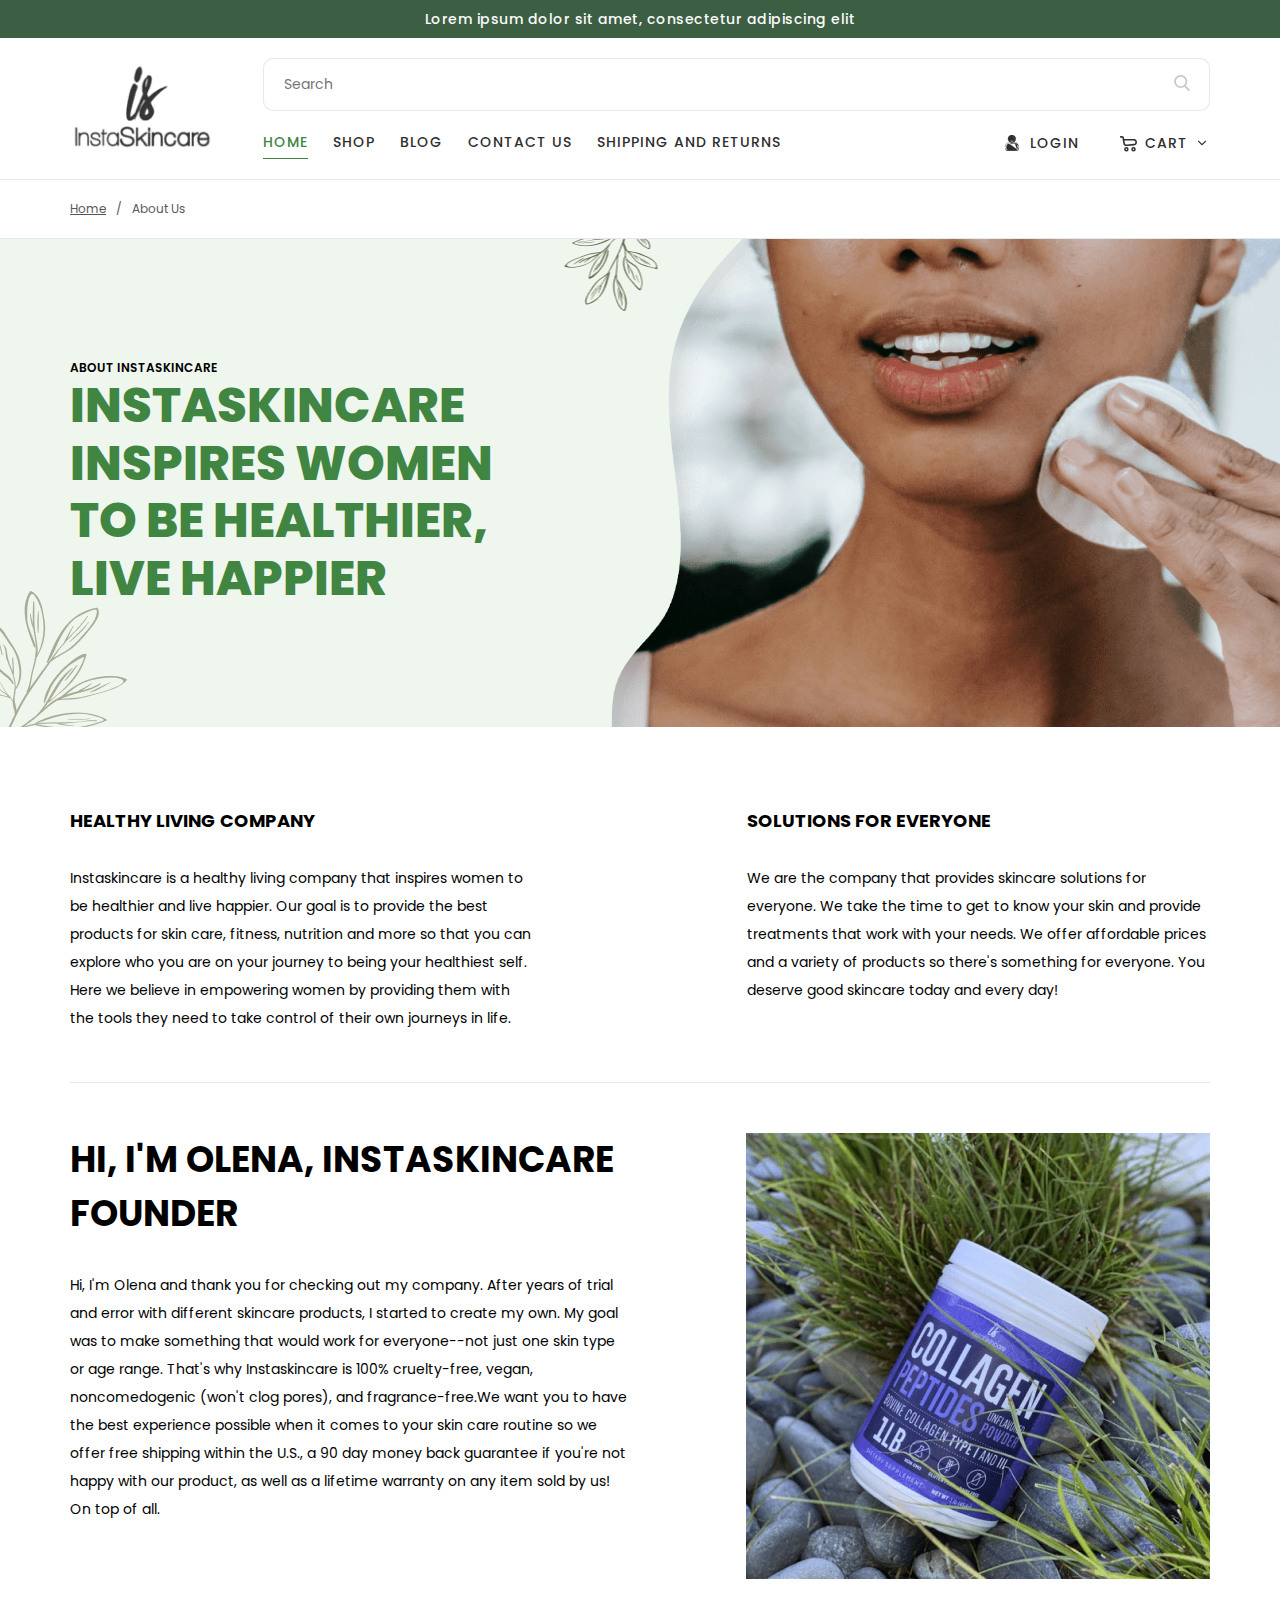
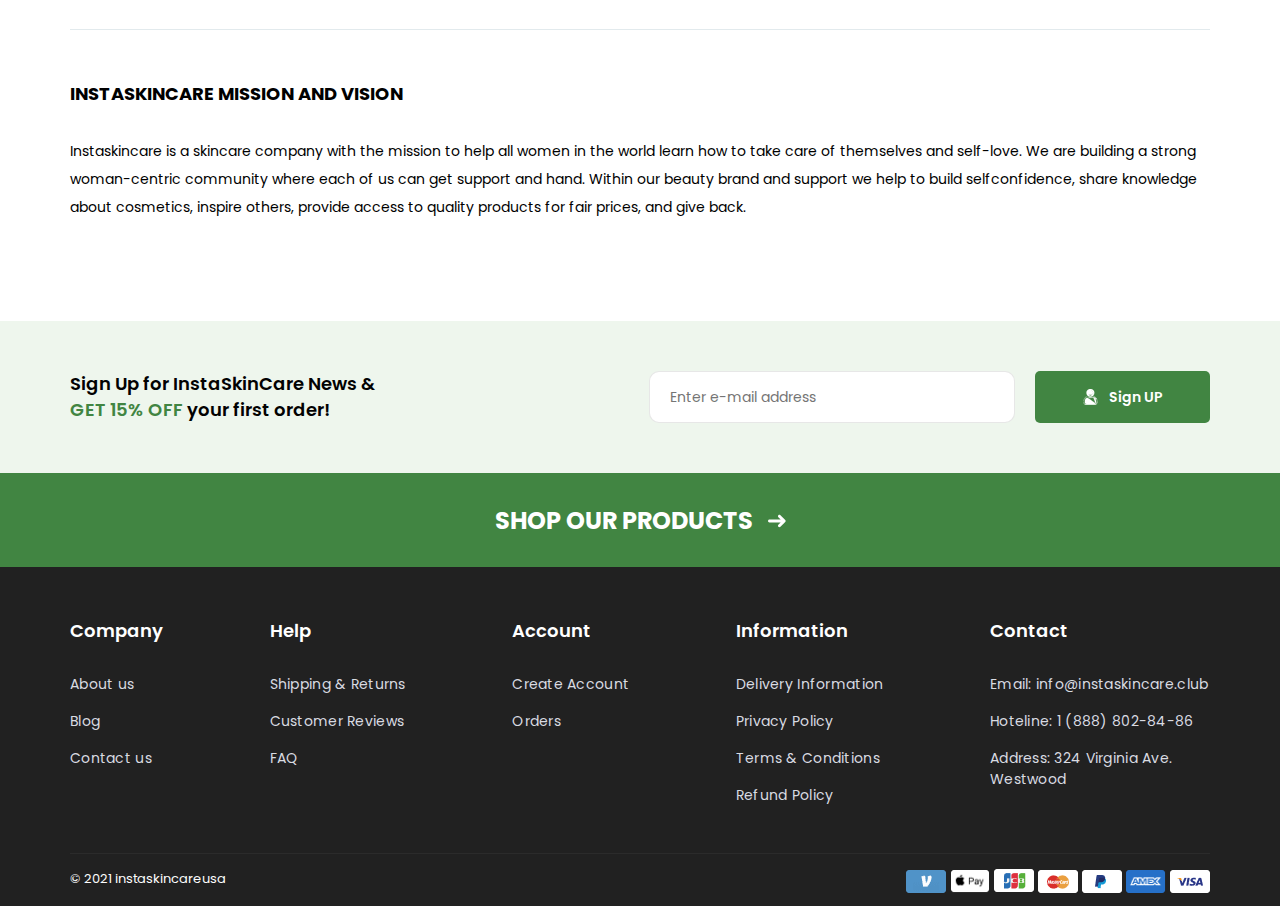
<file: app/about.html>
<!DOCTYPE html>
<html lang="ru">
<head>
    <meta charset="UTF-8">
    <!-- Useful meta tags -->
    <meta name="viewport" content="width=device-width, initial-scale=1">
    <meta name="description" content="">
    <link rel="stylesheet" href="css/app.min.css">
    <title>Home</title>
    <link rel="preconnect" href="https://fonts.googleapis.com">
    <link rel="preconnect" href="https://fonts.gstatic.com" crossorigin>
    <link href="https://fonts.googleapis.com/css2?family=Inter:wght@100;200;300;400;500;600;700;800;900&display=swap" rel="stylesheet">
    <link href="https://fonts.googleapis.com/css2?family=Rubik:ital,wght@0,300;0,400;0,500;0,600;0,700;0,800;0,900;1,300;1,400;1,500;1,600;1,700;1,800;1,900&display=swap" rel="stylesheet">
    <link href="https://fonts.googleapis.com/css2?family=Roboto:ital,wght@0,100;0,300;0,400;0,500;0,700;0,900;1,100;1,300;1,400;1,500;1,700;1,900&display=swap" rel="stylesheet">
    <link href="https://fonts.googleapis.com/css2?family=Poppins:ital,wght@0,100;0,200;0,300;0,400;0,500;0,600;0,700;0,800;0,900;1,100;1,200;1,300;1,400;1,500;1,600;1,700;1,800;1,900&display=swap" rel="stylesheet">
    <link rel="stylesheet" href="https://unpkg.com/swiper/swiper-bundle.min.css" />
</head>
<body>
<header class="header">
    <div class="container">
        <div class="header__top">
            <span>Lorem ipsum dolor sit amet, consectetur adipiscing elit</span>
        </div>
        <div class="header__bottom">
            <div class="header__burger">
                <svg width="24" height="24" viewBox="0 0 24 24" fill="none" xmlns="http://www.w3.org/2000/svg">
                    <path d="M22.8 17.6495H1.2C0.537608 17.6495 0 18.2491 0 18.988C0 19.7268 0.537608 20.3265 1.2 20.3265H22.8C23.4624 20.3265 24 19.7268 24 18.9879C24 18.2491 23.4624 17.6495 22.8 17.6495ZM1.2 6.34694H22.8C23.4624 6.34694 24 5.74734 24 5.00848C24 4.26961 23.4624 3.67001 22.8 3.67001H1.2C0.537608 3.67006 0 4.26965 0 5.00852C0 5.74734 0.537608 6.34694 1.2 6.34694ZM22.8 10.6598H1.2C0.537608 10.6598 0 11.2594 0 11.9983C0 12.7371 0.537608 13.3367 1.2 13.3367H22.8C23.4624 13.3367 24 12.7371 24 11.9983C24 11.2594 23.4624 10.6598 22.8 10.6598Z" fill="#212121"/>
                </svg>
            </div>
            <a href="" class="header__logo">
                <img src="img/header/01.png" alt="">
            </a>
            <div class="header__right">
                <div class="header__search">
                    <input placeholder="Search" type="text">
                    <div class="header__search-button">
                        <svg width="16" height="16" viewBox="0 0 16 16" fill="none" xmlns="http://www.w3.org/2000/svg">
                            <path d="M15.4886 14.5735L11.6805 10.6129C12.6597 9.44901 13.1961 7.98455 13.1961 6.45999C13.1961 2.89801 10.2981 0 6.73612 0C3.17413 0 0.276123 2.89801 0.276123 6.45999C0.276123 10.022 3.17413 12.92 6.73612 12.92C8.07334 12.92 9.34764 12.5167 10.4371 11.751L14.2741 15.7416C14.4345 15.9082 14.6502 16 14.8813 16C15.1001 16 15.3077 15.9166 15.4653 15.7649C15.8001 15.4428 15.8107 14.9085 15.4886 14.5735ZM6.73612 1.68522C9.36899 1.68522 11.5109 3.82713 11.5109 6.45999C11.5109 9.09286 9.36899 11.2348 6.73612 11.2348C4.10325 11.2348 1.96134 9.09286 1.96134 6.45999C1.96134 3.82713 4.10325 1.68522 6.73612 1.68522Z" fill="#212121" fill-opacity="0.25"/>
                        </svg>
                    </div>
                </div>
                <div class="header__nav">
                    <div class="header__menu">
                        <a href="" class="header__link header__link_active">HOME</a>
                        <a href="" class="header__link">SHOP</a>
                        <a href="" class="header__link">BLOG</a>
                        <a href="" class="header__link">CONTACT US</a>
                        <a href="" class="header__link">SHIPPING AND RETURNS</a>
                    </div>
                    <div class="header__personal">
                        <a href="login.html" class="header__profile">
                            <div class="header__profile-img">
                                <svg width="16" height="16" viewBox="0 0 16 16" fill="none" xmlns="http://www.w3.org/2000/svg">
                                    <g clip-path="url(#clip456)">
                                        <path d="M7.88591 1.03762C7.09995 1.03762 6.45106 1.30649 5.89498 1.86258C5.33876 2.4188 5.06977 3.06781 5.06977 3.85351C5.06977 4.63946 5.33876 5.28846 5.89496 5.84455L7.88591 1.03762ZM7.88591 1.03762C8.67174 1.03762 9.32075 1.30649 9.87696 1.86257M7.88591 1.03762L9.87696 1.86257M9.87696 1.86257C10.4331 2.41879 10.702 3.06781 10.702 3.85351M9.87696 1.86257L10.702 3.85351M10.702 3.85351C10.702 4.63945 10.4331 5.28834 9.87697 5.84456M10.702 3.85351L9.87697 5.84456M9.87697 5.84456C9.87697 5.84456 9.87696 5.84457 9.87696 5.84457M9.87697 5.84456L9.87696 5.84457M9.87696 5.84457C9.32075 6.40077 8.67174 6.66964 7.88591 6.66964C7.10022 6.66964 6.45132 6.40066 5.89497 5.84455L9.87696 5.84457ZM10.6815 6.64894L10.6815 6.64894C11.4492 5.88106 11.8397 4.93901 11.8397 3.85351C11.8397 2.76838 11.4494 1.8262 10.6814 1.05808L10.6813 1.05806C9.91333 0.290304 8.97116 -0.1 7.88591 -0.1C6.80042 -0.1 5.85836 0.290304 5.09047 1.05819C4.32258 1.82608 3.93215 2.76825 3.93215 3.85351C3.93215 4.939 4.32258 5.88118 5.09047 6.64907L5.09049 6.64908C5.8586 7.41683 6.80077 7.80726 7.88591 7.80726C8.97128 7.80726 9.91346 7.41696 10.6815 6.64894Z" fill="#2E2E2E" stroke="#2E2E2E" stroke-width="0.2"/>
                                        <path d="M14.5978 11.2744L14.5978 11.2745C14.6627 11.6366 14.7069 11.9803 14.7288 12.2962M14.5978 11.2744L14.7288 12.2962M14.5978 11.2744C14.5322 10.9088 14.4476 10.5624 14.346 10.2451L14.346 10.2451M14.5978 11.2744L14.346 10.2451M14.7288 12.2962C14.7503 12.6033 14.7613 12.9236 14.7614 13.2481V13.2482C14.7614 14.1063 14.4878 14.8106 13.9411 15.3307L13.8722 15.2583M14.7288 12.2962L13.8722 15.2583M13.8722 15.2583L13.9411 15.3307C13.4023 15.8434 12.692 16.0999 11.839 16.0999H4.13489C3.28163 16.0999 2.57137 15.8434 2.03263 15.3307M13.8722 15.2583L2.03263 15.3307M14.346 10.2451C14.2403 9.91525 14.097 9.58984 13.9197 9.27824M14.346 10.2451L9.80944 8.33065M10.5157 7.99426C10.8208 7.79565 10.9788 7.72864 11.1421 7.72864C11.558 7.72864 11.9468 7.79895 12.2976 7.93774C12.6497 8.07727 12.9541 8.26855 13.2028 8.50647M10.5157 7.99426L14.2507 10.2756C14.1472 9.95251 14.0067 9.63342 13.8328 9.32763M10.5157 7.99426C10.328 8.1167 10.1084 8.2583 9.86328 8.41492L10.5157 7.99426ZM13.2028 8.50647C13.4406 8.73388 13.6525 9.01025 13.8328 9.32763M13.2028 8.50647L13.2719 8.43421C13.2719 8.43421 13.2719 8.4342 13.2719 8.4342M13.2028 8.50647L13.2719 8.4342M13.8328 9.32763L13.9197 9.27824M13.8328 9.32763L13.9197 9.27819C13.9197 9.27821 13.9197 9.27822 13.9197 9.27824M13.9197 9.27824C13.7351 8.95334 13.5174 8.66904 13.2719 8.4342M13.2719 8.4342C13.013 8.18651 12.6973 7.98858 12.3345 7.84478L12.3344 7.84476C11.9707 7.70087 11.5693 7.62864 11.1421 7.62864C10.9467 7.62864 10.7669 7.71142 10.4612 7.91046L10.4611 7.9105C10.2737 8.03273 10.0544 8.17416 9.80944 8.33065M9.80944 8.33065C9.60957 8.45798 9.33434 8.57993 8.98831 8.6917L8.98826 8.69172C8.65555 8.79938 8.31851 8.85373 7.98645 8.85373C7.65464 8.85373 7.31759 8.79938 6.98462 8.69171L6.98459 8.6917C6.63886 8.58003 6.36353 8.45807 6.16408 8.33077L9.80944 8.33065ZM2.70125 8.43434L2.70125 8.43434C2.96037 8.1864 3.27622 7.98846 3.63883 7.84489L2.70125 8.43434ZM2.70125 8.43434C2.45572 8.66928 2.23801 8.95345 2.05355 9.27824M2.70125 8.43434L1.62741 10.2453M1.62741 10.2453L1.62742 10.2453C1.73311 9.91509 1.87657 9.5898 2.05355 9.27824M1.62741 10.2453C1.52595 10.5626 1.44133 10.9088 1.3757 11.2744L1.62741 10.2453ZM2.05355 9.27824L2.1405 9.32763L2.05355 9.27825C2.05355 9.27825 2.05355 9.27824 2.05355 9.27824ZM2.03263 15.3307L2.03259 15.3307C1.4861 14.8102 1.2125 14.1062 1.2125 13.2483L2.03263 15.3307ZM13.1568 14.5065L13.1568 14.5065C13.4673 14.211 13.6236 13.8047 13.6238 13.2483C13.6236 12.9498 13.6137 12.6563 13.594 12.3757L13.5935 12.3686H13.5935C13.5743 12.0963 13.5355 11.7958 13.4781 11.4753C13.4212 11.1579 13.3486 10.8607 13.2625 10.592C13.181 10.3373 13.0694 10.0842 12.9307 9.84033L12.9306 9.84029C12.7993 9.60919 12.6493 9.41299 12.4854 9.25622L12.5546 9.18396L12.4854 9.25621C12.3353 9.11258 12.1441 8.99298 11.9157 8.90255C11.7142 8.82284 11.4869 8.77722 11.2379 8.76793C11.2054 8.78618 11.1553 8.81599 11.0825 8.86342C11.0824 8.86344 11.0824 8.86346 11.0824 8.86348L11.0278 8.77966L13.1568 14.5065ZM13.1568 14.5065C12.8381 14.8098 12.4116 14.9622 11.8389 14.9622H4.13489C3.56204 14.9622 3.13553 14.8098 2.81699 14.5067C2.50641 14.211 2.35012 13.8045 2.35012 13.2483C2.35012 12.9506 2.35994 12.6569 2.37954 12.3752L2.37955 12.3752C2.39854 12.1006 2.43745 11.7979 2.4954 11.4754L2.4954 11.4754C2.55247 11.1577 2.62496 10.8604 2.71084 10.5921C2.7925 10.3372 2.90404 10.0842 3.04261 9.8402C3.17392 9.60933 3.32395 9.41311 3.48786 9.25619L3.48786 9.25619C3.63796 9.11247 3.8291 8.993 4.05767 8.90255L4.05768 8.90255C4.25906 8.82284 4.48641 8.77722 4.73523 8.76793C4.76776 8.78617 4.81786 8.81593 4.89069 8.86343L4.89071 8.86344C5.08375 8.98924 5.30618 9.13272 5.55201 9.28972L5.55208 9.28976C5.83817 9.47216 6.20323 9.63479 6.63476 9.7741L13.1568 14.5065ZM6.16403 8.33074C5.92144 8.17572 5.70198 8.0343 5.51175 7.91036L6.16403 8.33074ZM4.83105 7.62852C4.40373 7.62852 4.00242 7.70088 3.63885 7.84489L4.83105 7.62852ZM1.37569 11.2744C1.3107 11.6361 1.26662 11.9799 1.24472 12.2965L1.37569 11.2744Z" fill="#2E2E2E" stroke="#2E2E2E" stroke-width="0.2"/>
                                    </g>
                                    <defs>
                                        <clipPath id="clip456">
                                            <rect width="16" height="16" fill="white"/>
                                        </clipPath>
                                    </defs>
                                </svg>
                            </div>
                            <div class="header__profile-top">
                                <span>LOGIN</span>
                            </div>
                        </a>
                        <div class="header__cart">
                            <div class="header__cart-img">
                                <svg width="19" height="18" viewBox="0 0 19 18" fill="none" xmlns="http://www.w3.org/2000/svg">
                                    <path d="M1.75 1.875H2.65424C3.13263 1.875 3.37183 1.875 3.56628 1.96174C3.73771 2.03821 3.88415 2.16138 3.98886 2.31717C4.10763 2.49388 4.14862 2.72954 4.23058 3.20085L4.45652 4.5M4.45652 4.5L4.99173 7.57743C5.17091 8.60771 5.26049 9.12285 5.52583 9.49395C5.75945 9.8207 6.08606 10.0695 6.46311 10.208C6.89132 10.3654 7.41176 10.315 8.45264 10.2143L14.9605 9.58447C15.2954 9.55205 15.4629 9.53585 15.6046 9.50086C16.3933 9.30603 16.9859 8.65339 17.1038 7.84952C17.125 7.70514 17.125 7.53688 17.125 7.20038V7.20038C17.125 6.84286 17.125 6.6641 17.1019 6.51329C16.9726 5.6714 16.3244 5.00372 15.4867 4.84966C15.3367 4.82206 15.158 4.81677 14.8006 4.8062L4.45652 4.5Z" stroke="#2E2E2E" stroke-width="1.6" stroke-linecap="round" stroke-linejoin="round"/>
                                    <ellipse cx="7.375" cy="14.25" rx="1.5" ry="1.5" stroke="#2E2E2E" stroke-width="1.5"/>
                                    <ellipse cx="14.5" cy="14.25" rx="1.5" ry="1.5" stroke="#2E2E2E" stroke-width="1.5"/>
                                </svg>
                            </div>
                            <div class="header__cart-top">
                                <span>CART</span>
                            </div>
                            <div class="header__cart-bottom">
                                <div class="header__cart-products">
                                    <div class="header__cart-product">
                                        <div class="header__cart-product-img">
                                            <img src="img/header/04.png" alt="">
                                        </div>
                                        <div class="header__cart-product-text">
                                            <div class="header__cart-text-left">
                                                <p>
                                                    Hyaluronic Acid for Face - 100% Pure Medical Quality Clinical Strength Formul...
                                                </p>
                                                <div class="header__cart-prices">
                                                    <span>1</span>
                                                    <span>x</span>
                                                    <span>$15.99</span>
                                                </div>
                                            </div>
                                            <div class="header__cart-remove">
                                                <svg width="10" height="10" viewBox="0 0 10 10" fill="none" xmlns="http://www.w3.org/2000/svg">
                                                    <path fill-rule="evenodd" clip-rule="evenodd" d="M4.64645 3.40745C4.84171 3.60272 5.15829 3.60272 5.35355 3.40745L8.40745 0.353553C8.60272 0.158291 8.9193 0.158291 9.11456 0.353553L9.64645 0.88544C9.84171 1.0807 9.84171 1.39728 9.64645 1.59255L6.59255 4.64645C6.39728 4.84171 6.39728 5.15829 6.59255 5.35355L9.64645 8.40745C9.84171 8.60272 9.84171 8.9193 9.64645 9.11456L9.11456 9.64645C8.9193 9.84171 8.60272 9.84171 8.40745 9.64645L5.35355 6.59255C5.15829 6.39728 4.84171 6.39728 4.64645 6.59255L1.59255 9.64645C1.39728 9.84171 1.0807 9.84171 0.88544 9.64645L0.353553 9.11456C0.158291 8.9193 0.158291 8.60272 0.353554 8.40745L3.40745 5.35355C3.60272 5.15829 3.60272 4.84171 3.40745 4.64645L0.353553 1.59255C0.158291 1.39728 0.158291 1.0807 0.353553 0.88544L0.88544 0.353553C1.0807 0.158291 1.39728 0.158291 1.59255 0.353554L4.64645 3.40745Z" fill="#DC5151"/>
                                                </svg>
                                            </div>
                                        </div>
                                    </div>
                                    <div class="header__cart-product">
                                        <div class="header__cart-product-img">
                                            <img src="img/header/04.png" alt="">
                                        </div>
                                        <div class="header__cart-product-text">
                                            <div class="header__cart-text-left">
                                                <p>
                                                    Hyaluronic Acid for Face - 100% Pure Medical Quality Clinical Strength Formul...
                                                </p>
                                                <div class="header__cart-prices">
                                                    <span>1</span>
                                                    <span>x</span>
                                                    <span>$15.99</span>
                                                </div>
                                            </div>
                                            <div class="header__cart-remove">
                                                <svg width="10" height="10" viewBox="0 0 10 10" fill="none" xmlns="http://www.w3.org/2000/svg">
                                                    <path fill-rule="evenodd" clip-rule="evenodd" d="M4.64645 3.40745C4.84171 3.60272 5.15829 3.60272 5.35355 3.40745L8.40745 0.353553C8.60272 0.158291 8.9193 0.158291 9.11456 0.353553L9.64645 0.88544C9.84171 1.0807 9.84171 1.39728 9.64645 1.59255L6.59255 4.64645C6.39728 4.84171 6.39728 5.15829 6.59255 5.35355L9.64645 8.40745C9.84171 8.60272 9.84171 8.9193 9.64645 9.11456L9.11456 9.64645C8.9193 9.84171 8.60272 9.84171 8.40745 9.64645L5.35355 6.59255C5.15829 6.39728 4.84171 6.39728 4.64645 6.59255L1.59255 9.64645C1.39728 9.84171 1.0807 9.84171 0.88544 9.64645L0.353553 9.11456C0.158291 8.9193 0.158291 8.60272 0.353554 8.40745L3.40745 5.35355C3.60272 5.15829 3.60272 4.84171 3.40745 4.64645L0.353553 1.59255C0.158291 1.39728 0.158291 1.0807 0.353553 0.88544L0.88544 0.353553C1.0807 0.158291 1.39728 0.158291 1.59255 0.353554L4.64645 3.40745Z" fill="#DC5151"/>
                                                </svg>
                                            </div>
                                        </div>
                                    </div>
                                </div>
                                <div class="header__cart-nav">
                                    <div class="header__cart-subtotal">
                                        <span>
                                            Subtotal:
                                        </span>
                                        <span>
                                            $15.99
                                        </span>
                                    </div>
                                    <div class="header__cart-buttons">
                                        <div class="header__cart-button">
                                            View cart
                                        </div>
                                        <div class="header__cart-button">
                                            Checkout
                                        </div>
                                    </div>
                                </div>
                                <div class="header__cart-desc">
                                    <div class="header__cart-desc-item">
                                        <svg width="18" height="18" viewBox="0 0 18 18" fill="none" xmlns="http://www.w3.org/2000/svg">
                                            <path d="M13.5946 10.7017C12.3435 10.7017 11.3257 11.7195 11.3257 12.9706C11.3257 14.2217 12.3435 15.2395 13.5946 15.2395C14.8459 15.2395 15.8635 14.2217 15.8635 12.9706C15.8635 11.7195 14.8457 10.7017 13.5946 10.7017ZM13.5946 14.105C12.969 14.105 12.4601 13.5962 12.4601 12.9706C12.4601 12.3449 12.969 11.8361 13.5946 11.8361C14.2202 11.8361 14.7291 12.3449 14.7291 12.9706C14.7291 13.5962 14.2202 14.105 13.5946 14.105Z" fill="black"/>
                                            <path d="M5.84264 10.7017C4.59154 10.7017 3.57373 11.7195 3.57373 12.9706C3.57373 14.2217 4.59154 15.2395 5.84264 15.2395C7.09375 15.2395 8.11156 14.2217 8.11156 12.9706C8.11156 11.7195 7.09375 10.7017 5.84264 10.7017ZM5.84264 14.105C5.217 14.105 4.70819 13.5962 4.70819 12.9706C4.70819 12.3449 5.217 11.8361 5.84264 11.8361C6.46811 11.8361 6.9771 12.3449 6.9771 12.9706C6.9771 13.5962 6.46828 14.105 5.84264 14.105Z" fill="black"/>
                                            <path d="M15.1227 4.20726C15.0263 4.01573 14.8302 3.8949 14.6158 3.8949H11.6284V5.02936H14.266L15.8106 8.10146L16.8244 7.59169L15.1227 4.20726Z" fill="black"/>
                                            <path d="M11.8926 12.4224H7.60059V13.5568H11.8926V12.4224Z" fill="black"/>
                                            <path d="M4.1405 12.4224H2.17414C1.86083 12.4224 1.60693 12.6763 1.60693 12.9896C1.60693 13.3029 1.86087 13.5568 2.17414 13.5568H4.14054C4.45385 13.5568 4.70775 13.3029 4.70775 12.9896C4.70775 12.6763 4.45382 12.4224 4.1405 12.4224Z" fill="black"/>
                                            <path d="M17.8806 8.95461L16.7649 7.51763C16.6577 7.37922 16.4923 7.29829 16.317 7.29829H12.1951V3.32771C12.1951 3.0144 11.9412 2.7605 11.6279 2.7605H2.17414C1.86083 2.7605 1.60693 3.01443 1.60693 3.32771C1.60693 3.64099 1.86087 3.89492 2.17414 3.89492H11.0607V7.8655C11.0607 8.17881 11.3146 8.43271 11.6279 8.43271H16.0392L16.8653 9.49682V12.4222H15.2959C14.9826 12.4222 14.7287 12.6761 14.7287 12.9894C14.7287 13.3027 14.9827 13.5566 15.2959 13.5566H17.4325C17.7458 13.5566 17.9997 13.3027 17.9997 12.9894V9.30251C17.9997 9.17658 17.9578 9.05406 17.8806 8.95461Z" fill="black"/>
                                            <path d="M4.10274 9.54834H1.49348C1.18017 9.54834 0.92627 9.80227 0.92627 10.1156C0.92627 10.4289 1.1802 10.6828 1.49348 10.6828H4.10271C4.41602 10.6828 4.66992 10.4288 4.66992 10.1156C4.66995 9.80227 4.41602 9.54834 4.10274 9.54834Z" fill="black"/>
                                            <path d="M5.40756 7.31714H0.567211C0.253934 7.31714 0 7.57107 0 7.88438C0 8.1977 0.253934 8.4516 0.567211 8.4516H5.40756C5.72087 8.4516 5.97477 8.19766 5.97477 7.88438C5.97477 7.57111 5.72087 7.31714 5.40756 7.31714Z" fill="black"/>
                                            <path d="M6.33383 5.08618H1.49348C1.18017 5.08618 0.92627 5.34012 0.92627 5.65339C0.92627 5.96671 1.1802 6.2206 1.49348 6.2206H6.33383C6.64714 6.2206 6.90104 5.96667 6.90104 5.65339C6.90107 5.34012 6.64714 5.08618 6.33383 5.08618Z" fill="black"/>
                                        </svg>
                                        <p>
                                            <span>Fast Shipping!</span> Orders ship within 48 hours.
                                        </p>
                                    </div>
                                    <div class="header__cart-desc-item">
                                        <svg width="18" height="18" viewBox="0 0 18 18" fill="none" xmlns="http://www.w3.org/2000/svg">
                                            <g clip-path="url(#clip0)">
                                                <path d="M16.543 4.63467C16.5338 4.1487 16.5249 3.6896 16.5249 3.24546C16.5249 2.89751 16.2429 2.61542 15.8949 2.61542C13.2004 2.61542 11.1489 1.84105 9.43885 0.178398C9.19422 -0.0595079 8.80494 -0.0594239 8.5604 0.178398C6.85054 1.84105 4.79936 2.61542 2.10503 2.61542C1.75707 2.61542 1.47498 2.89751 1.47498 3.24546C1.47498 3.68969 1.46624 4.14895 1.45692 4.63501C1.37056 9.15756 1.25228 15.3514 8.79326 17.9653C8.86013 17.9885 8.92986 18.0001 8.99958 18.0001C9.06931 18.0001 9.13912 17.9885 9.2059 17.9653C16.7475 15.3513 16.6294 9.15731 16.543 4.63467ZM8.99967 16.7014C2.53228 14.352 2.63007 9.20536 2.71684 4.65903C2.72205 4.38618 2.72709 4.12173 2.73062 3.86249C5.25417 3.75597 7.27216 2.99126 8.99967 1.48637C10.7273 2.99126 12.7457 3.75605 15.2694 3.86249C15.2729 4.12165 15.2779 4.38593 15.2832 4.65861C15.3699 9.20511 15.4676 14.3519 8.99967 16.7014Z" fill="black"/>
                                                <path d="M11.1695 6.81133L8.12852 9.85211L6.83088 8.55446C6.58483 8.30849 6.18588 8.30849 5.93991 8.55446C5.69386 8.8006 5.69386 9.19946 5.93991 9.44552L7.68304 11.1886C7.80602 11.3116 7.96732 11.3731 8.12852 11.3731C8.28973 11.3731 8.45102 11.3116 8.57401 11.1886L12.0603 7.70238C12.3065 7.45633 12.3065 7.05738 12.0604 6.81141C11.8145 6.56536 11.4155 6.56528 11.1695 6.81133Z" fill="black"/>
                                            </g>
                                            <defs>
                                                <clipPath id="clip0">
                                                    <rect width="18" height="18" fill="white"/>
                                                </clipPath>
                                            </defs>
                                        </svg>
                                        <p><span>Order with confidence.</span> We have a 90 day love it guarantee. If you don’t love your experience with any SkinnyFit product, we’ll refund you—even if you send us an empty container!</p>
                                    </div>
                                </div>
                            </div>
                        </div>
                    </div>
                </div>
            </div>
        </div>
        <div class="header__mob">
            <div class="header__mob-wrapper">
                <div class="header__mob-search">
                    <input type="text" placeholder="Search">
                    <div class="header__bom-search-btn">
                        <svg width="16" height="16" viewBox="0 0 16 16" fill="none" xmlns="http://www.w3.org/2000/svg">
                            <path d="M15.4886 14.5735L11.6805 10.6129C12.6597 9.44901 13.1961 7.98455 13.1961 6.45999C13.1961 2.89801 10.2981 0 6.73612 0C3.17413 0 0.276123 2.89801 0.276123 6.45999C0.276123 10.022 3.17413 12.92 6.73612 12.92C8.07334 12.92 9.34764 12.5167 10.4371 11.751L14.2741 15.7416C14.4345 15.9082 14.6502 16 14.8813 16C15.1001 16 15.3077 15.9166 15.4653 15.7649C15.8001 15.4428 15.8107 14.9085 15.4886 14.5735ZM6.73612 1.68522C9.36899 1.68522 11.5109 3.82713 11.5109 6.45999C11.5109 9.09286 9.36899 11.2348 6.73612 11.2348C4.10325 11.2348 1.96134 9.09286 1.96134 6.45999C1.96134 3.82713 4.10325 1.68522 6.73612 1.68522Z" fill="#212121" fill-opacity="0.25"/>
                        </svg>
                    </div>
                </div>
                <nav>
                    <ul class="header__mob-menu">
                        <li class="header__mob-link header__mob-link_active">
                            <a href="">
                                HOME
                            </a>
                        </li>
                        <li class="header__mob-link">
                            <a href="">
                                SHOP
                            </a>
                        </li>
                        <li class="header__mob-link">
                            <a href="">
                                BLOG
                            </a>
                        </li>
                        <li class="header__mob-link">
                            <a href="">
                                CONTACT US
                            </a>
                        </li>
                        <li class="header__mob-link">
                            <a href="">
                                SHIPPING AND RETURN
                            </a>
                        </li>
                    </ul>
                </nav>
                <a href="login.html" class="header__mob-login">
                    <svg width="16" height="16" viewBox="0 0 16 16" fill="none" xmlns="http://www.w3.org/2000/svg">
                        <g clip-path="url(#clip456)">
                            <path d="M7.88591 1.03762C7.09995 1.03762 6.45106 1.30649 5.89498 1.86258C5.33876 2.4188 5.06977 3.06781 5.06977 3.85351C5.06977 4.63946 5.33876 5.28846 5.89496 5.84455L7.88591 1.03762ZM7.88591 1.03762C8.67174 1.03762 9.32075 1.30649 9.87696 1.86257M7.88591 1.03762L9.87696 1.86257M9.87696 1.86257C10.4331 2.41879 10.702 3.06781 10.702 3.85351M9.87696 1.86257L10.702 3.85351M10.702 3.85351C10.702 4.63945 10.4331 5.28834 9.87697 5.84456M10.702 3.85351L9.87697 5.84456M9.87697 5.84456C9.87697 5.84456 9.87696 5.84457 9.87696 5.84457M9.87697 5.84456L9.87696 5.84457M9.87696 5.84457C9.32075 6.40077 8.67174 6.66964 7.88591 6.66964C7.10022 6.66964 6.45132 6.40066 5.89497 5.84455L9.87696 5.84457ZM10.6815 6.64894L10.6815 6.64894C11.4492 5.88106 11.8397 4.93901 11.8397 3.85351C11.8397 2.76838 11.4494 1.8262 10.6814 1.05808L10.6813 1.05806C9.91333 0.290304 8.97116 -0.1 7.88591 -0.1C6.80042 -0.1 5.85836 0.290304 5.09047 1.05819C4.32258 1.82608 3.93215 2.76825 3.93215 3.85351C3.93215 4.939 4.32258 5.88118 5.09047 6.64907L5.09049 6.64908C5.8586 7.41683 6.80077 7.80726 7.88591 7.80726C8.97128 7.80726 9.91346 7.41696 10.6815 6.64894Z" fill="#2E2E2E" stroke="#2E2E2E" stroke-width="0.2"/>
                            <path d="M14.5978 11.2744L14.5978 11.2745C14.6627 11.6366 14.7069 11.9803 14.7288 12.2962M14.5978 11.2744L14.7288 12.2962M14.5978 11.2744C14.5322 10.9088 14.4476 10.5624 14.346 10.2451L14.346 10.2451M14.5978 11.2744L14.346 10.2451M14.7288 12.2962C14.7503 12.6033 14.7613 12.9236 14.7614 13.2481V13.2482C14.7614 14.1063 14.4878 14.8106 13.9411 15.3307L13.8722 15.2583M14.7288 12.2962L13.8722 15.2583M13.8722 15.2583L13.9411 15.3307C13.4023 15.8434 12.692 16.0999 11.839 16.0999H4.13489C3.28163 16.0999 2.57137 15.8434 2.03263 15.3307M13.8722 15.2583L2.03263 15.3307M14.346 10.2451C14.2403 9.91525 14.097 9.58984 13.9197 9.27824M14.346 10.2451L9.80944 8.33065M10.5157 7.99426C10.8208 7.79565 10.9788 7.72864 11.1421 7.72864C11.558 7.72864 11.9468 7.79895 12.2976 7.93774C12.6497 8.07727 12.9541 8.26855 13.2028 8.50647M10.5157 7.99426L14.2507 10.2756C14.1472 9.95251 14.0067 9.63342 13.8328 9.32763M10.5157 7.99426C10.328 8.1167 10.1084 8.2583 9.86328 8.41492L10.5157 7.99426ZM13.2028 8.50647C13.4406 8.73388 13.6525 9.01025 13.8328 9.32763M13.2028 8.50647L13.2719 8.43421C13.2719 8.43421 13.2719 8.4342 13.2719 8.4342M13.2028 8.50647L13.2719 8.4342M13.8328 9.32763L13.9197 9.27824M13.8328 9.32763L13.9197 9.27819C13.9197 9.27821 13.9197 9.27822 13.9197 9.27824M13.9197 9.27824C13.7351 8.95334 13.5174 8.66904 13.2719 8.4342M13.2719 8.4342C13.013 8.18651 12.6973 7.98858 12.3345 7.84478L12.3344 7.84476C11.9707 7.70087 11.5693 7.62864 11.1421 7.62864C10.9467 7.62864 10.7669 7.71142 10.4612 7.91046L10.4611 7.9105C10.2737 8.03273 10.0544 8.17416 9.80944 8.33065M9.80944 8.33065C9.60957 8.45798 9.33434 8.57993 8.98831 8.6917L8.98826 8.69172C8.65555 8.79938 8.31851 8.85373 7.98645 8.85373C7.65464 8.85373 7.31759 8.79938 6.98462 8.69171L6.98459 8.6917C6.63886 8.58003 6.36353 8.45807 6.16408 8.33077L9.80944 8.33065ZM2.70125 8.43434L2.70125 8.43434C2.96037 8.1864 3.27622 7.98846 3.63883 7.84489L2.70125 8.43434ZM2.70125 8.43434C2.45572 8.66928 2.23801 8.95345 2.05355 9.27824M2.70125 8.43434L1.62741 10.2453M1.62741 10.2453L1.62742 10.2453C1.73311 9.91509 1.87657 9.5898 2.05355 9.27824M1.62741 10.2453C1.52595 10.5626 1.44133 10.9088 1.3757 11.2744L1.62741 10.2453ZM2.05355 9.27824L2.1405 9.32763L2.05355 9.27825C2.05355 9.27825 2.05355 9.27824 2.05355 9.27824ZM2.03263 15.3307L2.03259 15.3307C1.4861 14.8102 1.2125 14.1062 1.2125 13.2483L2.03263 15.3307ZM13.1568 14.5065L13.1568 14.5065C13.4673 14.211 13.6236 13.8047 13.6238 13.2483C13.6236 12.9498 13.6137 12.6563 13.594 12.3757L13.5935 12.3686H13.5935C13.5743 12.0963 13.5355 11.7958 13.4781 11.4753C13.4212 11.1579 13.3486 10.8607 13.2625 10.592C13.181 10.3373 13.0694 10.0842 12.9307 9.84033L12.9306 9.84029C12.7993 9.60919 12.6493 9.41299 12.4854 9.25622L12.5546 9.18396L12.4854 9.25621C12.3353 9.11258 12.1441 8.99298 11.9157 8.90255C11.7142 8.82284 11.4869 8.77722 11.2379 8.76793C11.2054 8.78618 11.1553 8.81599 11.0825 8.86342C11.0824 8.86344 11.0824 8.86346 11.0824 8.86348L11.0278 8.77966L13.1568 14.5065ZM13.1568 14.5065C12.8381 14.8098 12.4116 14.9622 11.8389 14.9622H4.13489C3.56204 14.9622 3.13553 14.8098 2.81699 14.5067C2.50641 14.211 2.35012 13.8045 2.35012 13.2483C2.35012 12.9506 2.35994 12.6569 2.37954 12.3752L2.37955 12.3752C2.39854 12.1006 2.43745 11.7979 2.4954 11.4754L2.4954 11.4754C2.55247 11.1577 2.62496 10.8604 2.71084 10.5921C2.7925 10.3372 2.90404 10.0842 3.04261 9.8402C3.17392 9.60933 3.32395 9.41311 3.48786 9.25619L3.48786 9.25619C3.63796 9.11247 3.8291 8.993 4.05767 8.90255L4.05768 8.90255C4.25906 8.82284 4.48641 8.77722 4.73523 8.76793C4.76776 8.78617 4.81786 8.81593 4.89069 8.86343L4.89071 8.86344C5.08375 8.98924 5.30618 9.13272 5.55201 9.28972L5.55208 9.28976C5.83817 9.47216 6.20323 9.63479 6.63476 9.7741L13.1568 14.5065ZM6.16403 8.33074C5.92144 8.17572 5.70198 8.0343 5.51175 7.91036L6.16403 8.33074ZM4.83105 7.62852C4.40373 7.62852 4.00242 7.70088 3.63885 7.84489L4.83105 7.62852ZM1.37569 11.2744C1.3107 11.6361 1.26662 11.9799 1.24472 12.2965L1.37569 11.2744Z" fill="#2E2E2E" stroke="#2E2E2E" stroke-width="0.2"/>
                        </g>
                        <defs>
                            <clipPath id="clip456">
                                <rect width="16" height="16" fill="white"/>
                            </clipPath>
                        </defs>
                    </svg>
                    <span>
                        LOGIN
                    </span>
                </a>
            </div>

        </div>
    </div>
</header>
<main class="main">
    <section class="position">
        <div class="container">
            <div class="position__item">
                <a href="">Home</a>
                <span>/</span>
            </div>
            <div class="position__item">
                <a href="">About Us</a>
                <span>/</span>
            </div>
        </div>
    </section>
    <section class="about">
        <div class="container">
            <div class="about__text">
                <h2>About InstaSkincare</h2>
                <h1>Instaskincare inspires women to be healthier, live happier</h1>
            </div>
        </div>
        <div class="bg">
            <img src="img/about/01.png" alt="">
            <img src="img/about/02.png" alt="">
            <img src="img/about/03.png" alt="">
            <img src="img/about/04.png" alt="">
            <img src="img/about/05.png" alt="">
        </div>
    </section>
    <section class="founder">
        <div class="container">
            <div class="founder__top">
                <div class="founder__top-item">
                    <h2>healthy living company</h2>
                    <p>Instaskincare is a healthy living company that inspires women to be healthier and live happier. Our goal is to provide the best products for skin care, fitness, nutrition and more so that you can explore who you are on your journey to being your healthiest self.  Here we believe in empowering women by providing them with the tools they need to take control of their own journeys in life.</p>
                </div>
                <div class="founder__top-item">
                    <h2>solutions for everyone</h2>
                    <p>We are the company that provides skincare solutions for everyone. We take the time to get to know your skin and provide treatments that work with your needs. We offer affordable prices and a variety of products so there's something for everyone. You deserve good skincare today and every day!</p>
                </div>
            </div>
            <div class="founder__center">
                <div class="founder__center-text">
                    <h1>HI, I'M OLENA, INSTASKINCARE FOUNDER</h1>
                    <p>Hi, I'm Olena and thank you for checking out my company. After years of trial and error with different skincare products, I started to create my own. My goal was to make something that would work for everyone--not just one skin type or age range. That's why Instaskincare is 100% cruelty-free, vegan, noncomedogenic (won't clog pores), and fragrance-free.We want you to have the best experience possible when it comes to your skin care routine so we offer free shipping within the U.S., a 90 day money back guarantee if you're not happy with our product, as well as a lifetime warranty on any item sold by us! On top of all.</p>
                </div>
                <div class="founder__center-img">
                    <img src="img/founder/01.png" alt="">
                </div>
            </div>
            <div class="founder__bottom">
                <h2>INSTASKINCARE MISSION AND VISION</h2>
                <p>Instaskincare is a skincare company with the mission to help all women in the world learn how to take care of themselves and self-love. We are building a strong woman-centric community where each of us can get support and hand. Within our beauty brand and support we help to build selfconfidence, share knowledge about cosmetics, inspire others, provide access to quality products for fair prices, and give back.</p>
            </div>
        </div>
    </section>
    <section class="sign">
        <div class="container">
            <div class="sign__desc">
                <p>Sign Up for InstaSkinCare News & <span>GET 15% OFF</span> your first order!</p>
            </div>
            <div class="sign__form">
                <form action="">
                    <input type="text" placeholder="Enter e-mail address">
                    <button type="submit">
                        <svg width="17" height="16" viewBox="0 0 17 16" fill="none" xmlns="http://www.w3.org/2000/svg">
                            <g clip-path="url(#clip234)">
                                <path d="M8.38306 1.03762C7.5971 1.03762 6.94821 1.30649 6.39212 1.86258C5.8359 2.4188 5.56692 3.06781 5.56692 3.85351C5.56692 4.63946 5.8359 5.28846 6.39211 5.84455L8.38306 1.03762ZM8.38306 1.03762C9.16889 1.03762 9.8179 1.30649 10.3741 1.86257M8.38306 1.03762L10.3741 1.86257M10.3741 1.86257C10.9302 2.41879 11.1992 3.06781 11.1992 3.85351M10.3741 1.86257L11.1992 3.85351M11.1992 3.85351C11.1992 4.63945 10.9302 5.28834 10.3741 5.84456M11.1992 3.85351L10.3741 5.84456M10.3741 5.84456C10.3741 5.84456 10.3741 5.84457 10.3741 5.84457M10.3741 5.84456L10.3741 5.84457M10.3741 5.84457C9.8179 6.40077 9.16889 6.66964 8.38306 6.66964C7.59736 6.66964 6.94847 6.40066 6.39211 5.84455L10.3741 5.84457ZM11.1786 6.64894L11.1786 6.64894C11.9464 5.88106 12.3368 4.93901 12.3368 3.85351C12.3368 2.76838 11.9465 1.8262 11.1785 1.05808L11.1785 1.05806C10.4105 0.290304 9.46831 -0.1 8.38306 -0.1C7.29756 -0.1 6.35551 0.290304 5.58761 1.05819C4.81973 1.82608 4.4293 2.76825 4.4293 3.85351C4.4293 4.939 4.81973 5.88118 5.58761 6.64907L5.58763 6.64908C6.35575 7.41683 7.29792 7.80726 8.38306 7.80726C9.46843 7.80726 10.4106 7.41696 11.1786 6.64894Z" fill="white" stroke="white" stroke-width="0.2"/>
                                <path d="M15.0959 11.2745L15.0959 11.2746C15.1607 11.6366 15.2049 11.9803 15.2268 12.2963M15.0959 11.2745L15.2268 12.2963M15.0959 11.2745C15.0302 10.9089 14.9456 10.5625 14.844 10.2452L14.844 10.2452M15.0959 11.2745L14.844 10.2452M15.2268 12.2963C15.2484 12.6034 15.2593 12.9237 15.2594 13.2482V13.2483C15.2594 14.1064 14.9858 14.8107 14.4392 15.3308L14.3702 15.2584M15.2268 12.2963L14.3702 15.2584M14.3702 15.2584L14.4392 15.3308C13.9003 15.8435 13.1901 16.1 12.337 16.1H4.63293C3.77968 16.1 3.06941 15.8435 2.53067 15.3308M14.3702 15.2584L2.53067 15.3308M14.844 10.2452C14.7383 9.91534 14.595 9.58993 14.4178 9.27833M14.844 10.2452L10.3075 8.33074M11.0138 7.99435C11.3188 7.79575 11.4768 7.72873 11.6401 7.72873C12.056 7.72873 12.4448 7.79904 12.7957 7.93784C13.1477 8.07736 13.4521 8.26865 13.7008 8.50656M11.0138 7.99435L14.7488 10.2757C14.6453 9.9526 14.5048 9.63351 14.3308 9.32773M11.0138 7.99435C10.826 8.11679 10.6064 8.25839 10.3613 8.41501L11.0138 7.99435ZM13.7008 8.50656C13.9386 8.73398 14.1505 9.01034 14.3308 9.32773M13.7008 8.50656L13.7699 8.43431C13.7699 8.4343 13.7699 8.4343 13.7699 8.43429M13.7008 8.50656L13.7699 8.43429M14.3308 9.32773L14.4178 9.27833M14.3308 9.32773L14.4177 9.27828C14.4177 9.2783 14.4178 9.27831 14.4178 9.27833M14.4178 9.27833C14.2332 8.95344 14.0155 8.66913 13.7699 8.43429M13.7699 8.43429C13.511 8.1866 13.1953 7.98867 12.8325 7.84487L12.8324 7.84485C12.4687 7.70096 12.0673 7.62873 11.6401 7.62873C11.4448 7.62873 11.2649 7.71151 10.9592 7.91055L10.9592 7.91059C10.7717 8.03282 10.5524 8.17425 10.3075 8.33074M10.3075 8.33074C10.1076 8.45807 9.83239 8.58002 9.48635 8.6918L9.4863 8.69181C9.1536 8.79947 8.81656 8.85382 8.4845 8.85382C8.15268 8.85382 7.81564 8.79947 7.48267 8.69181L7.48264 8.6918C7.13691 8.58013 6.86158 8.45817 6.66212 8.33086L10.3075 8.33074ZM3.1993 8.43443L3.1993 8.43443C3.45842 8.18649 3.77427 7.98855 4.13688 7.84499L3.1993 8.43443ZM3.1993 8.43443C2.95377 8.66937 2.73606 8.95354 2.5516 9.27833M3.1993 8.43443L2.12546 10.2454M2.12546 10.2454L2.12546 10.2454C2.23116 9.91518 2.37461 9.58989 2.5516 9.27833M2.12546 10.2454C2.02399 10.5626 1.93937 10.9089 1.87374 11.2745L2.12546 10.2454ZM2.5516 9.27833L2.63855 9.32773L2.55159 9.27834C2.5516 9.27834 2.5516 9.27834 2.5516 9.27833ZM2.53067 15.3308L2.53064 15.3308C1.98415 14.8103 1.71055 14.1063 1.71055 13.2484L2.53067 15.3308ZM13.6548 14.5066L13.6548 14.5066C13.9654 14.2111 14.1217 13.8048 14.1218 13.2484C14.1217 12.9499 14.1117 12.6563 14.092 12.3757L14.0915 12.3687H14.0915C14.0724 12.0964 14.0335 11.7959 13.9761 11.4753C13.9192 11.158 13.8466 10.8608 13.7606 10.5921C13.6791 10.3374 13.5674 10.0843 13.4287 9.84042L13.4287 9.84038C13.2974 9.60928 13.1474 9.41308 12.9835 9.25631L13.0526 9.18405L12.9835 9.25631C12.8333 9.11267 12.6422 8.99308 12.4138 8.90264C12.2122 8.82293 11.9849 8.77731 11.736 8.76802C11.7035 8.78627 11.6534 8.81608 11.5805 8.86351C11.5805 8.86353 11.5805 8.86355 11.5804 8.86357L11.5259 8.77975L13.6548 14.5066ZM13.6548 14.5066C13.3361 14.8099 12.9096 14.9623 12.3369 14.9623H4.63293C4.06009 14.9623 3.63357 14.8099 3.31504 14.5067C3.00445 14.2111 2.84817 13.8046 2.84817 13.2484C2.84817 12.9507 2.85799 12.657 2.87759 12.3753L2.87759 12.3753C2.89659 12.1007 2.9355 11.798 2.99344 11.4755L2.99344 11.4755C3.05052 11.1578 3.12301 10.8605 3.20889 10.5922C3.29055 10.3372 3.40208 10.0843 3.54066 9.8403C3.67197 9.60942 3.822 9.4132 3.9859 9.25628L3.98591 9.25628C4.136 9.11256 4.32714 8.99309 4.55572 8.90264L4.55572 8.90264C4.75711 8.82293 4.98446 8.77731 5.23328 8.76802C5.26581 8.78626 5.3159 8.81603 5.38874 8.86352L5.38876 8.86353C5.5818 8.98933 5.80423 9.13281 6.05006 9.28981L6.05012 9.28985C6.33621 9.47226 6.70128 9.63488 7.13281 9.77419L13.6548 14.5066ZM6.66208 8.33084C6.41948 8.17581 6.20003 8.03439 6.00979 7.91045L6.66208 8.33084ZM5.3291 7.62861C4.90178 7.62861 4.50047 7.70097 4.1369 7.84498L5.3291 7.62861ZM1.87374 11.2745C1.80875 11.6362 1.76466 11.98 1.74277 12.2966L1.87374 11.2745Z" fill="white" stroke="white" stroke-width="0.2"/>
                            </g>
                            <defs>
                                <clipPath id="clip234">
                                    <rect width="16" height="16" fill="white" transform="translate(0.498047)"/>
                                </clipPath>
                            </defs>
                        </svg>
                        <span>Sign UP</span>
                    </button>
                </form>
            </div>
        </div>
    </section>
    <section class="link">
        <a href="" class="container">
            <div class="link__wrapper">
                <span>shop our products</span>
                <svg width="23" height="17" viewBox="0 0 23 17" fill="none" xmlns="http://www.w3.org/2000/svg">
                    <path fill-rule="evenodd" clip-rule="evenodd" d="M13.2572 1.05133C13.9923 0.316224 15.1842 0.316224 15.9193 1.05133L22.0369 7.16898C22.772 7.90408 22.772 9.09592 22.0369 9.83103L15.9193 15.9487C15.1842 16.6838 13.9923 16.6838 13.2572 15.9487C12.5221 15.2136 12.5221 14.0217 13.2572 13.2866L16.1615 10.3824H1.88235C0.842758 10.3824 0 9.53959 0 8.5C0 7.46041 0.842758 6.61765 1.88235 6.61765H16.1615L13.2572 3.71338C12.5221 2.97827 12.5221 1.78643 13.2572 1.05133Z" fill="white"/>
                </svg>
            </div>
        </a>
    </section>
</main>
<footer class="footer">
    <div class="container">
        <div class="footer__top">
            <div class="footer__col">
                <div class="footer-sub">Company</div>
                <div class="footer__links">
                    <a href="" class="footer__link">About us</a>
                    <a href="" class="footer__link">Blog</a>
                    <a href="" class="footer__link">Contact us</a>
                </div>
            </div>
            <div class="footer__col">
                <div class="footer-sub">Help</div>
                <div class="footer__links">
                    <a href="" class="footer__link">Shipping & Returns</a>
                    <a href="" class="footer__link">Customer Reviews</a>
                    <a href="" class="footer__link">FAQ</a>
                </div>
            </div>
            <div class="footer__col">
                <div class="footer-sub">Account</div>
                <div class="footer__links">
                    <a href="" class="footer__link">Create Account</a>
                    <a href="" class="footer__link">Orders</a>
                </div>
            </div>
            <div class="footer__col">
                <div class="footer-sub">Information</div>
                <div class="footer__links">
                    <a href="" class="footer__link">Delivery Information</a>
                    <a href="" class="footer__link">Privacy Policy</a>
                    <a href="" class="footer__link">Terms & Conditions</a>
                    <a href="" class="footer__link">Refund Policy</a>
                </div>
            </div>
            <div class="footer__col">
                <div class="footer-sub">Contact </div>
                <div class="footer__links">
                    <a href="mailto:info@instaskincare.club" class="footer__link">Email: info@instaskincare.club</a>
                    <a href="tel:1 (888) 802-84-86" class="footer__link">Hoteline: 1 (888) 802-84-86</a>
                    <a href="" class="footer__link footer__link_not">Address: 324 Virginia Ave. Westwood</a>
                </div>
            </div>
        </div>
        <div class="footer__bottom">
            <div class="footer__left">
                <p>© 2021 instaskincareusa</p>
            </div>
            <div class="footer__right">
                <div class="footer__img">
                    <img src="img/footer/01.png" alt="">
                </div>
                <div class="footer__img">
                    <img src="img/footer/02.png" alt="">
                </div>
                <div class="footer__img">
                    <img src="img/footer/03.png" alt="">
                </div>
                <div class="footer__img">
                    <img src="img/footer/04.png" alt="">
                </div>
                <div class="footer__img">
                    <img src="img/footer/05.png" alt="">
                </div>
                <div class="footer__img">
                    <img src="img/footer/06.png" alt="">
                </div>
                <div class="footer__img">
                    <img src="img/footer/07.png" alt="">
                </div>
            </div>
        </div>
    </div>
</footer>

<script
        src="https://code.jquery.com/jquery-3.5.1.min.js"
        integrity="sha256-9/aliU8dGd2tb6OSsuzixeV4y/faTqgFtohetphbbj0="
        crossorigin="anonymous"></script>
<script src="js/app.min.js"></script>
<script src="https://unpkg.com/swiper/swiper-bundle.min.js"></script>
</body>
</html>
</file>
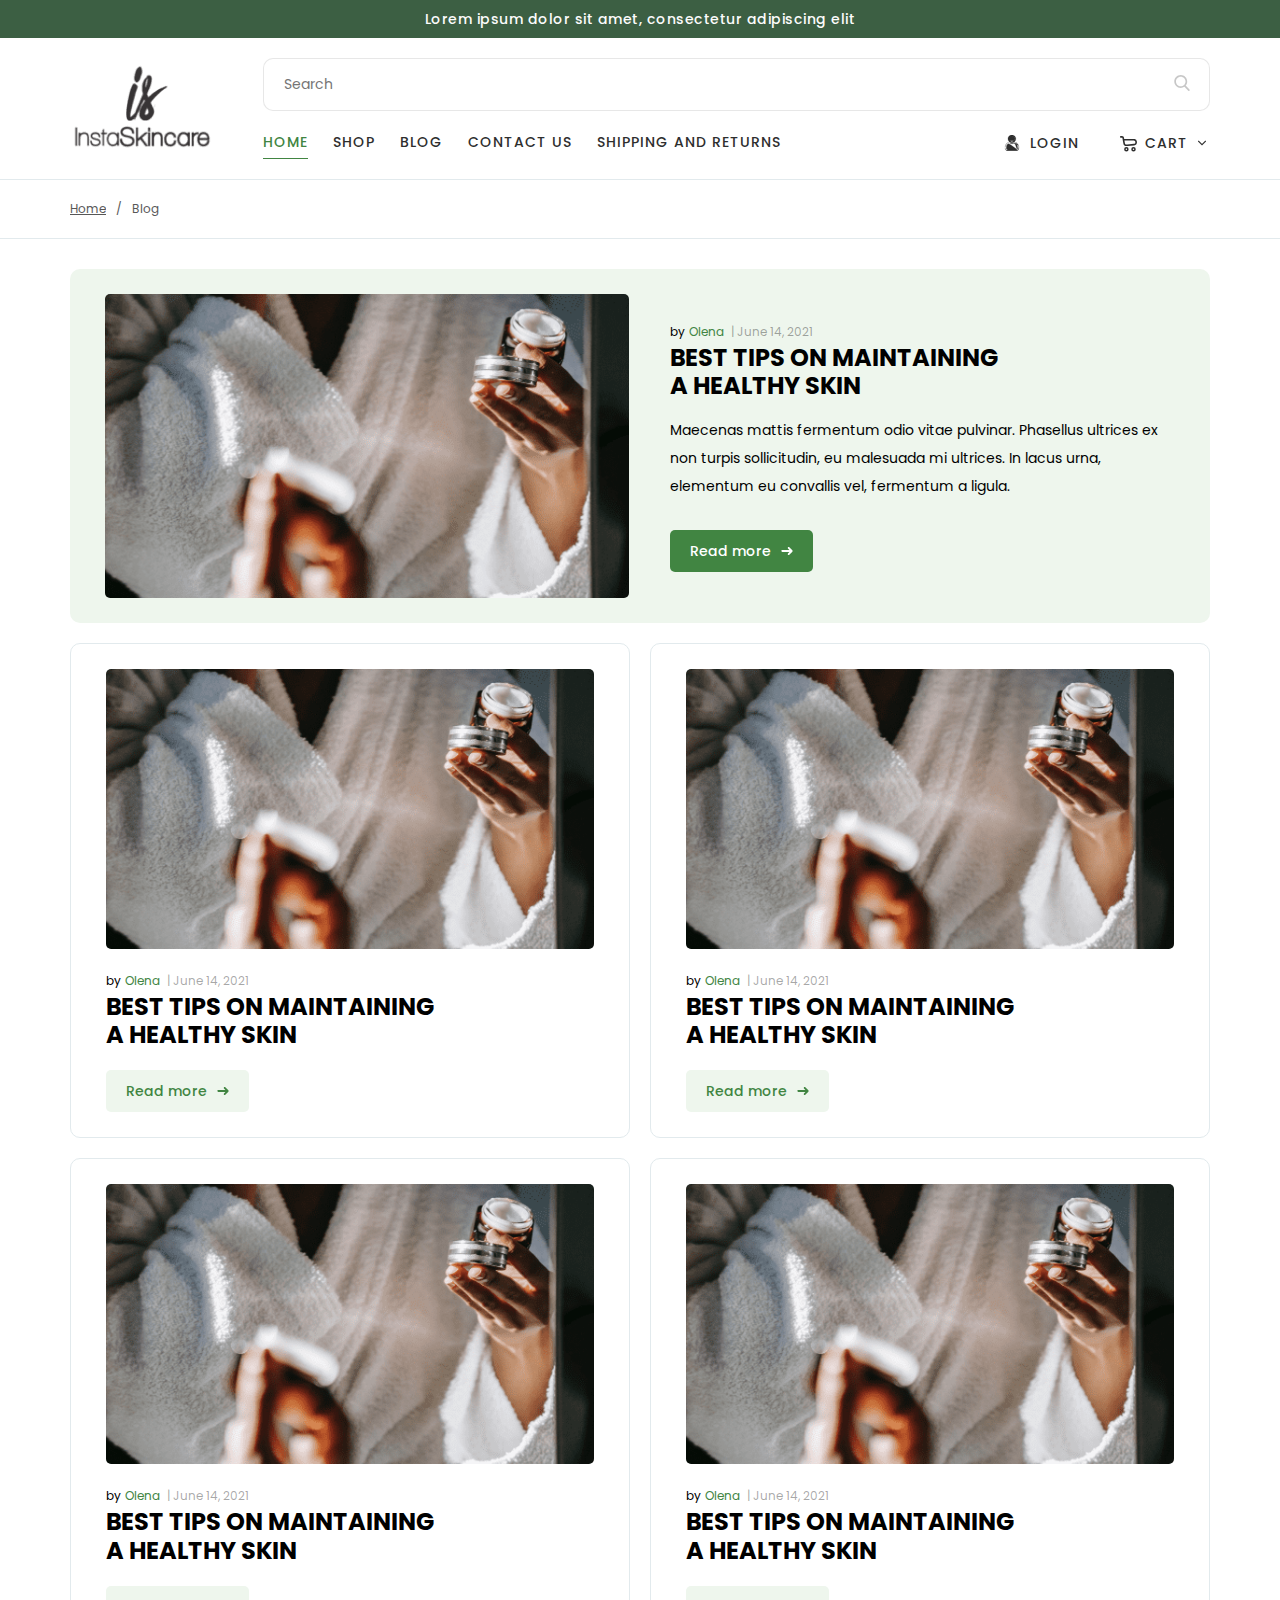
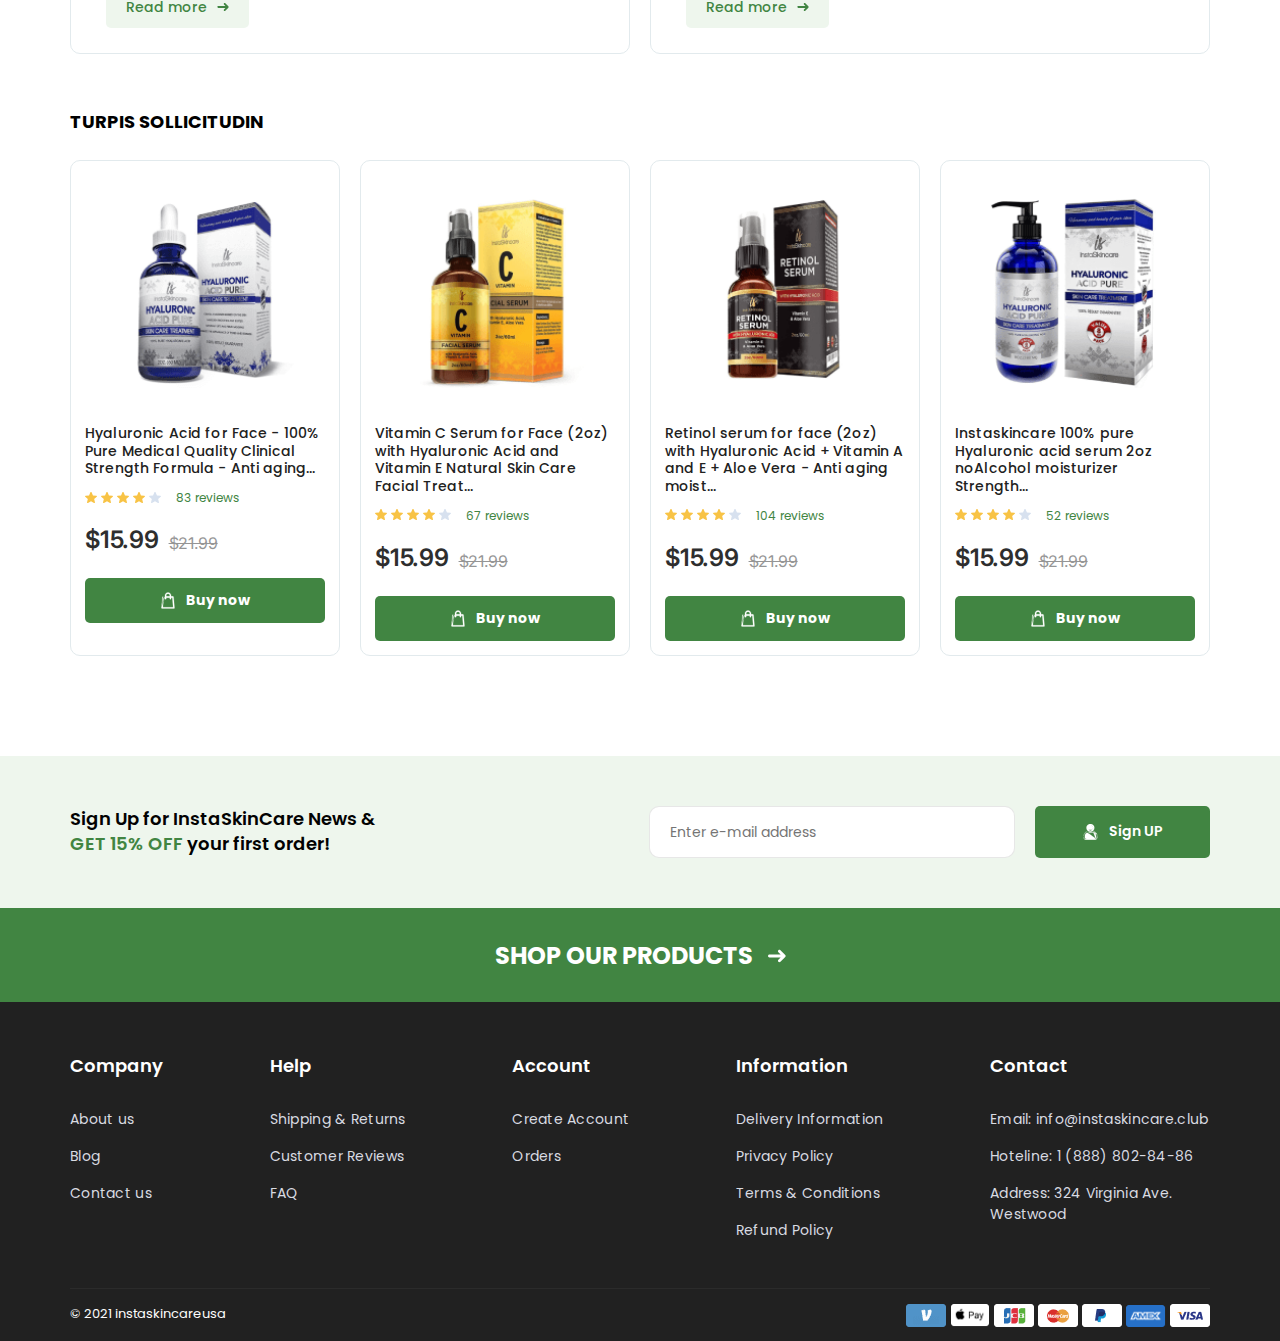
<file: app/blog.html>
<!DOCTYPE html>
<html lang="ru">
<head>
    <meta charset="UTF-8">
    <!-- Useful meta tags -->
    <meta name="viewport" content="width=device-width, initial-scale=1">
    <meta name="description" content="">
    <link rel="stylesheet" href="css/app.min.css">
    <title>Home</title>
    <link rel="preconnect" href="https://fonts.googleapis.com">
    <link rel="preconnect" href="https://fonts.gstatic.com" crossorigin>
    <link href="https://fonts.googleapis.com/css2?family=Inter:wght@100;200;300;400;500;600;700;800;900&display=swap" rel="stylesheet">
    <link href="https://fonts.googleapis.com/css2?family=Rubik:ital,wght@0,300;0,400;0,500;0,600;0,700;0,800;0,900;1,300;1,400;1,500;1,600;1,700;1,800;1,900&display=swap" rel="stylesheet">
    <link href="https://fonts.googleapis.com/css2?family=Roboto:ital,wght@0,100;0,300;0,400;0,500;0,700;0,900;1,100;1,300;1,400;1,500;1,700;1,900&display=swap" rel="stylesheet">
    <link href="https://fonts.googleapis.com/css2?family=Poppins:ital,wght@0,100;0,200;0,300;0,400;0,500;0,600;0,700;0,800;0,900;1,100;1,200;1,300;1,400;1,500;1,600;1,700;1,800;1,900&display=swap" rel="stylesheet">
    <link rel="stylesheet" href="https://unpkg.com/swiper/swiper-bundle.min.css" />
</head>
<body>
<header class="header">
    <div class="container">
        <div class="header__top">
            <span>Lorem ipsum dolor sit amet, consectetur adipiscing elit</span>
        </div>
        <div class="header__bottom">
            <div class="header__burger">
                <svg width="24" height="24" viewBox="0 0 24 24" fill="none" xmlns="http://www.w3.org/2000/svg">
                    <path d="M22.8 17.6495H1.2C0.537608 17.6495 0 18.2491 0 18.988C0 19.7268 0.537608 20.3265 1.2 20.3265H22.8C23.4624 20.3265 24 19.7268 24 18.9879C24 18.2491 23.4624 17.6495 22.8 17.6495ZM1.2 6.34694H22.8C23.4624 6.34694 24 5.74734 24 5.00848C24 4.26961 23.4624 3.67001 22.8 3.67001H1.2C0.537608 3.67006 0 4.26965 0 5.00852C0 5.74734 0.537608 6.34694 1.2 6.34694ZM22.8 10.6598H1.2C0.537608 10.6598 0 11.2594 0 11.9983C0 12.7371 0.537608 13.3367 1.2 13.3367H22.8C23.4624 13.3367 24 12.7371 24 11.9983C24 11.2594 23.4624 10.6598 22.8 10.6598Z" fill="#212121"/>
                </svg>
            </div>
            <a href="" class="header__logo">
                <img src="img/header/01.png" alt="">
            </a>
            <div class="header__right">
                <div class="header__search">
                    <input placeholder="Search" type="text">
                    <div class="header__search-button">
                        <svg width="16" height="16" viewBox="0 0 16 16" fill="none" xmlns="http://www.w3.org/2000/svg">
                            <path d="M15.4886 14.5735L11.6805 10.6129C12.6597 9.44901 13.1961 7.98455 13.1961 6.45999C13.1961 2.89801 10.2981 0 6.73612 0C3.17413 0 0.276123 2.89801 0.276123 6.45999C0.276123 10.022 3.17413 12.92 6.73612 12.92C8.07334 12.92 9.34764 12.5167 10.4371 11.751L14.2741 15.7416C14.4345 15.9082 14.6502 16 14.8813 16C15.1001 16 15.3077 15.9166 15.4653 15.7649C15.8001 15.4428 15.8107 14.9085 15.4886 14.5735ZM6.73612 1.68522C9.36899 1.68522 11.5109 3.82713 11.5109 6.45999C11.5109 9.09286 9.36899 11.2348 6.73612 11.2348C4.10325 11.2348 1.96134 9.09286 1.96134 6.45999C1.96134 3.82713 4.10325 1.68522 6.73612 1.68522Z" fill="#212121" fill-opacity="0.25"/>
                        </svg>
                    </div>
                </div>
                <div class="header__nav">
                    <div class="header__menu">
                        <a href="" class="header__link header__link_active">HOME</a>
                        <a href="" class="header__link">SHOP</a>
                        <a href="" class="header__link">BLOG</a>
                        <a href="" class="header__link">CONTACT US</a>
                        <a href="" class="header__link">SHIPPING AND RETURNS</a>
                    </div>
                    <div class="header__personal">
                        <a href="login.html" class="header__profile">
                            <div class="header__profile-img">
                                <svg width="16" height="16" viewBox="0 0 16 16" fill="none" xmlns="http://www.w3.org/2000/svg">
                                    <g clip-path="url(#clip456)">
                                        <path d="M7.88591 1.03762C7.09995 1.03762 6.45106 1.30649 5.89498 1.86258C5.33876 2.4188 5.06977 3.06781 5.06977 3.85351C5.06977 4.63946 5.33876 5.28846 5.89496 5.84455L7.88591 1.03762ZM7.88591 1.03762C8.67174 1.03762 9.32075 1.30649 9.87696 1.86257M7.88591 1.03762L9.87696 1.86257M9.87696 1.86257C10.4331 2.41879 10.702 3.06781 10.702 3.85351M9.87696 1.86257L10.702 3.85351M10.702 3.85351C10.702 4.63945 10.4331 5.28834 9.87697 5.84456M10.702 3.85351L9.87697 5.84456M9.87697 5.84456C9.87697 5.84456 9.87696 5.84457 9.87696 5.84457M9.87697 5.84456L9.87696 5.84457M9.87696 5.84457C9.32075 6.40077 8.67174 6.66964 7.88591 6.66964C7.10022 6.66964 6.45132 6.40066 5.89497 5.84455L9.87696 5.84457ZM10.6815 6.64894L10.6815 6.64894C11.4492 5.88106 11.8397 4.93901 11.8397 3.85351C11.8397 2.76838 11.4494 1.8262 10.6814 1.05808L10.6813 1.05806C9.91333 0.290304 8.97116 -0.1 7.88591 -0.1C6.80042 -0.1 5.85836 0.290304 5.09047 1.05819C4.32258 1.82608 3.93215 2.76825 3.93215 3.85351C3.93215 4.939 4.32258 5.88118 5.09047 6.64907L5.09049 6.64908C5.8586 7.41683 6.80077 7.80726 7.88591 7.80726C8.97128 7.80726 9.91346 7.41696 10.6815 6.64894Z" fill="#2E2E2E" stroke="#2E2E2E" stroke-width="0.2"/>
                                        <path d="M14.5978 11.2744L14.5978 11.2745C14.6627 11.6366 14.7069 11.9803 14.7288 12.2962M14.5978 11.2744L14.7288 12.2962M14.5978 11.2744C14.5322 10.9088 14.4476 10.5624 14.346 10.2451L14.346 10.2451M14.5978 11.2744L14.346 10.2451M14.7288 12.2962C14.7503 12.6033 14.7613 12.9236 14.7614 13.2481V13.2482C14.7614 14.1063 14.4878 14.8106 13.9411 15.3307L13.8722 15.2583M14.7288 12.2962L13.8722 15.2583M13.8722 15.2583L13.9411 15.3307C13.4023 15.8434 12.692 16.0999 11.839 16.0999H4.13489C3.28163 16.0999 2.57137 15.8434 2.03263 15.3307M13.8722 15.2583L2.03263 15.3307M14.346 10.2451C14.2403 9.91525 14.097 9.58984 13.9197 9.27824M14.346 10.2451L9.80944 8.33065M10.5157 7.99426C10.8208 7.79565 10.9788 7.72864 11.1421 7.72864C11.558 7.72864 11.9468 7.79895 12.2976 7.93774C12.6497 8.07727 12.9541 8.26855 13.2028 8.50647M10.5157 7.99426L14.2507 10.2756C14.1472 9.95251 14.0067 9.63342 13.8328 9.32763M10.5157 7.99426C10.328 8.1167 10.1084 8.2583 9.86328 8.41492L10.5157 7.99426ZM13.2028 8.50647C13.4406 8.73388 13.6525 9.01025 13.8328 9.32763M13.2028 8.50647L13.2719 8.43421C13.2719 8.43421 13.2719 8.4342 13.2719 8.4342M13.2028 8.50647L13.2719 8.4342M13.8328 9.32763L13.9197 9.27824M13.8328 9.32763L13.9197 9.27819C13.9197 9.27821 13.9197 9.27822 13.9197 9.27824M13.9197 9.27824C13.7351 8.95334 13.5174 8.66904 13.2719 8.4342M13.2719 8.4342C13.013 8.18651 12.6973 7.98858 12.3345 7.84478L12.3344 7.84476C11.9707 7.70087 11.5693 7.62864 11.1421 7.62864C10.9467 7.62864 10.7669 7.71142 10.4612 7.91046L10.4611 7.9105C10.2737 8.03273 10.0544 8.17416 9.80944 8.33065M9.80944 8.33065C9.60957 8.45798 9.33434 8.57993 8.98831 8.6917L8.98826 8.69172C8.65555 8.79938 8.31851 8.85373 7.98645 8.85373C7.65464 8.85373 7.31759 8.79938 6.98462 8.69171L6.98459 8.6917C6.63886 8.58003 6.36353 8.45807 6.16408 8.33077L9.80944 8.33065ZM2.70125 8.43434L2.70125 8.43434C2.96037 8.1864 3.27622 7.98846 3.63883 7.84489L2.70125 8.43434ZM2.70125 8.43434C2.45572 8.66928 2.23801 8.95345 2.05355 9.27824M2.70125 8.43434L1.62741 10.2453M1.62741 10.2453L1.62742 10.2453C1.73311 9.91509 1.87657 9.5898 2.05355 9.27824M1.62741 10.2453C1.52595 10.5626 1.44133 10.9088 1.3757 11.2744L1.62741 10.2453ZM2.05355 9.27824L2.1405 9.32763L2.05355 9.27825C2.05355 9.27825 2.05355 9.27824 2.05355 9.27824ZM2.03263 15.3307L2.03259 15.3307C1.4861 14.8102 1.2125 14.1062 1.2125 13.2483L2.03263 15.3307ZM13.1568 14.5065L13.1568 14.5065C13.4673 14.211 13.6236 13.8047 13.6238 13.2483C13.6236 12.9498 13.6137 12.6563 13.594 12.3757L13.5935 12.3686H13.5935C13.5743 12.0963 13.5355 11.7958 13.4781 11.4753C13.4212 11.1579 13.3486 10.8607 13.2625 10.592C13.181 10.3373 13.0694 10.0842 12.9307 9.84033L12.9306 9.84029C12.7993 9.60919 12.6493 9.41299 12.4854 9.25622L12.5546 9.18396L12.4854 9.25621C12.3353 9.11258 12.1441 8.99298 11.9157 8.90255C11.7142 8.82284 11.4869 8.77722 11.2379 8.76793C11.2054 8.78618 11.1553 8.81599 11.0825 8.86342C11.0824 8.86344 11.0824 8.86346 11.0824 8.86348L11.0278 8.77966L13.1568 14.5065ZM13.1568 14.5065C12.8381 14.8098 12.4116 14.9622 11.8389 14.9622H4.13489C3.56204 14.9622 3.13553 14.8098 2.81699 14.5067C2.50641 14.211 2.35012 13.8045 2.35012 13.2483C2.35012 12.9506 2.35994 12.6569 2.37954 12.3752L2.37955 12.3752C2.39854 12.1006 2.43745 11.7979 2.4954 11.4754L2.4954 11.4754C2.55247 11.1577 2.62496 10.8604 2.71084 10.5921C2.7925 10.3372 2.90404 10.0842 3.04261 9.8402C3.17392 9.60933 3.32395 9.41311 3.48786 9.25619L3.48786 9.25619C3.63796 9.11247 3.8291 8.993 4.05767 8.90255L4.05768 8.90255C4.25906 8.82284 4.48641 8.77722 4.73523 8.76793C4.76776 8.78617 4.81786 8.81593 4.89069 8.86343L4.89071 8.86344C5.08375 8.98924 5.30618 9.13272 5.55201 9.28972L5.55208 9.28976C5.83817 9.47216 6.20323 9.63479 6.63476 9.7741L13.1568 14.5065ZM6.16403 8.33074C5.92144 8.17572 5.70198 8.0343 5.51175 7.91036L6.16403 8.33074ZM4.83105 7.62852C4.40373 7.62852 4.00242 7.70088 3.63885 7.84489L4.83105 7.62852ZM1.37569 11.2744C1.3107 11.6361 1.26662 11.9799 1.24472 12.2965L1.37569 11.2744Z" fill="#2E2E2E" stroke="#2E2E2E" stroke-width="0.2"/>
                                    </g>
                                    <defs>
                                        <clipPath id="clip456">
                                            <rect width="16" height="16" fill="white"/>
                                        </clipPath>
                                    </defs>
                                </svg>
                            </div>
                            <div class="header__profile-top">
                                <span>LOGIN</span>
                            </div>
                        </a>
                        <div class="header__cart">
                            <div class="header__cart-img">
                                <svg width="19" height="18" viewBox="0 0 19 18" fill="none" xmlns="http://www.w3.org/2000/svg">
                                    <path d="M1.75 1.875H2.65424C3.13263 1.875 3.37183 1.875 3.56628 1.96174C3.73771 2.03821 3.88415 2.16138 3.98886 2.31717C4.10763 2.49388 4.14862 2.72954 4.23058 3.20085L4.45652 4.5M4.45652 4.5L4.99173 7.57743C5.17091 8.60771 5.26049 9.12285 5.52583 9.49395C5.75945 9.8207 6.08606 10.0695 6.46311 10.208C6.89132 10.3654 7.41176 10.315 8.45264 10.2143L14.9605 9.58447C15.2954 9.55205 15.4629 9.53585 15.6046 9.50086C16.3933 9.30603 16.9859 8.65339 17.1038 7.84952C17.125 7.70514 17.125 7.53688 17.125 7.20038V7.20038C17.125 6.84286 17.125 6.6641 17.1019 6.51329C16.9726 5.6714 16.3244 5.00372 15.4867 4.84966C15.3367 4.82206 15.158 4.81677 14.8006 4.8062L4.45652 4.5Z" stroke="#2E2E2E" stroke-width="1.6" stroke-linecap="round" stroke-linejoin="round"/>
                                    <ellipse cx="7.375" cy="14.25" rx="1.5" ry="1.5" stroke="#2E2E2E" stroke-width="1.5"/>
                                    <ellipse cx="14.5" cy="14.25" rx="1.5" ry="1.5" stroke="#2E2E2E" stroke-width="1.5"/>
                                </svg>
                            </div>
                            <div class="header__cart-top">
                                <span>CART</span>
                            </div>
                            <div class="header__cart-bottom">
                                <div class="header__cart-products">
                                    <div class="header__cart-product">
                                        <div class="header__cart-product-img">
                                            <img src="img/header/04.png" alt="">
                                        </div>
                                        <div class="header__cart-product-text">
                                            <div class="header__cart-text-left">
                                                <p>
                                                    Hyaluronic Acid for Face - 100% Pure Medical Quality Clinical Strength Formul...
                                                </p>
                                                <div class="header__cart-prices">
                                                    <span>1</span>
                                                    <span>x</span>
                                                    <span>$15.99</span>
                                                </div>
                                            </div>
                                            <div class="header__cart-remove">
                                                <svg width="10" height="10" viewBox="0 0 10 10" fill="none" xmlns="http://www.w3.org/2000/svg">
                                                    <path fill-rule="evenodd" clip-rule="evenodd" d="M4.64645 3.40745C4.84171 3.60272 5.15829 3.60272 5.35355 3.40745L8.40745 0.353553C8.60272 0.158291 8.9193 0.158291 9.11456 0.353553L9.64645 0.88544C9.84171 1.0807 9.84171 1.39728 9.64645 1.59255L6.59255 4.64645C6.39728 4.84171 6.39728 5.15829 6.59255 5.35355L9.64645 8.40745C9.84171 8.60272 9.84171 8.9193 9.64645 9.11456L9.11456 9.64645C8.9193 9.84171 8.60272 9.84171 8.40745 9.64645L5.35355 6.59255C5.15829 6.39728 4.84171 6.39728 4.64645 6.59255L1.59255 9.64645C1.39728 9.84171 1.0807 9.84171 0.88544 9.64645L0.353553 9.11456C0.158291 8.9193 0.158291 8.60272 0.353554 8.40745L3.40745 5.35355C3.60272 5.15829 3.60272 4.84171 3.40745 4.64645L0.353553 1.59255C0.158291 1.39728 0.158291 1.0807 0.353553 0.88544L0.88544 0.353553C1.0807 0.158291 1.39728 0.158291 1.59255 0.353554L4.64645 3.40745Z" fill="#DC5151"/>
                                                </svg>
                                            </div>
                                        </div>
                                    </div>
                                    <div class="header__cart-product">
                                        <div class="header__cart-product-img">
                                            <img src="img/header/04.png" alt="">
                                        </div>
                                        <div class="header__cart-product-text">
                                            <div class="header__cart-text-left">
                                                <p>
                                                    Hyaluronic Acid for Face - 100% Pure Medical Quality Clinical Strength Formul...
                                                </p>
                                                <div class="header__cart-prices">
                                                    <span>1</span>
                                                    <span>x</span>
                                                    <span>$15.99</span>
                                                </div>
                                            </div>
                                            <div class="header__cart-remove">
                                                <svg width="10" height="10" viewBox="0 0 10 10" fill="none" xmlns="http://www.w3.org/2000/svg">
                                                    <path fill-rule="evenodd" clip-rule="evenodd" d="M4.64645 3.40745C4.84171 3.60272 5.15829 3.60272 5.35355 3.40745L8.40745 0.353553C8.60272 0.158291 8.9193 0.158291 9.11456 0.353553L9.64645 0.88544C9.84171 1.0807 9.84171 1.39728 9.64645 1.59255L6.59255 4.64645C6.39728 4.84171 6.39728 5.15829 6.59255 5.35355L9.64645 8.40745C9.84171 8.60272 9.84171 8.9193 9.64645 9.11456L9.11456 9.64645C8.9193 9.84171 8.60272 9.84171 8.40745 9.64645L5.35355 6.59255C5.15829 6.39728 4.84171 6.39728 4.64645 6.59255L1.59255 9.64645C1.39728 9.84171 1.0807 9.84171 0.88544 9.64645L0.353553 9.11456C0.158291 8.9193 0.158291 8.60272 0.353554 8.40745L3.40745 5.35355C3.60272 5.15829 3.60272 4.84171 3.40745 4.64645L0.353553 1.59255C0.158291 1.39728 0.158291 1.0807 0.353553 0.88544L0.88544 0.353553C1.0807 0.158291 1.39728 0.158291 1.59255 0.353554L4.64645 3.40745Z" fill="#DC5151"/>
                                                </svg>
                                            </div>
                                        </div>
                                    </div>
                                </div>
                                <div class="header__cart-nav">
                                    <div class="header__cart-subtotal">
                                        <span>
                                            Subtotal:
                                        </span>
                                        <span>
                                            $15.99
                                        </span>
                                    </div>
                                    <div class="header__cart-buttons">
                                        <div class="header__cart-button">
                                            View cart
                                        </div>
                                        <div class="header__cart-button">
                                            Checkout
                                        </div>
                                    </div>
                                </div>
                                <div class="header__cart-desc">
                                    <div class="header__cart-desc-item">
                                        <svg width="18" height="18" viewBox="0 0 18 18" fill="none" xmlns="http://www.w3.org/2000/svg">
                                            <path d="M13.5946 10.7017C12.3435 10.7017 11.3257 11.7195 11.3257 12.9706C11.3257 14.2217 12.3435 15.2395 13.5946 15.2395C14.8459 15.2395 15.8635 14.2217 15.8635 12.9706C15.8635 11.7195 14.8457 10.7017 13.5946 10.7017ZM13.5946 14.105C12.969 14.105 12.4601 13.5962 12.4601 12.9706C12.4601 12.3449 12.969 11.8361 13.5946 11.8361C14.2202 11.8361 14.7291 12.3449 14.7291 12.9706C14.7291 13.5962 14.2202 14.105 13.5946 14.105Z" fill="black"/>
                                            <path d="M5.84264 10.7017C4.59154 10.7017 3.57373 11.7195 3.57373 12.9706C3.57373 14.2217 4.59154 15.2395 5.84264 15.2395C7.09375 15.2395 8.11156 14.2217 8.11156 12.9706C8.11156 11.7195 7.09375 10.7017 5.84264 10.7017ZM5.84264 14.105C5.217 14.105 4.70819 13.5962 4.70819 12.9706C4.70819 12.3449 5.217 11.8361 5.84264 11.8361C6.46811 11.8361 6.9771 12.3449 6.9771 12.9706C6.9771 13.5962 6.46828 14.105 5.84264 14.105Z" fill="black"/>
                                            <path d="M15.1227 4.20726C15.0263 4.01573 14.8302 3.8949 14.6158 3.8949H11.6284V5.02936H14.266L15.8106 8.10146L16.8244 7.59169L15.1227 4.20726Z" fill="black"/>
                                            <path d="M11.8926 12.4224H7.60059V13.5568H11.8926V12.4224Z" fill="black"/>
                                            <path d="M4.1405 12.4224H2.17414C1.86083 12.4224 1.60693 12.6763 1.60693 12.9896C1.60693 13.3029 1.86087 13.5568 2.17414 13.5568H4.14054C4.45385 13.5568 4.70775 13.3029 4.70775 12.9896C4.70775 12.6763 4.45382 12.4224 4.1405 12.4224Z" fill="black"/>
                                            <path d="M17.8806 8.95461L16.7649 7.51763C16.6577 7.37922 16.4923 7.29829 16.317 7.29829H12.1951V3.32771C12.1951 3.0144 11.9412 2.7605 11.6279 2.7605H2.17414C1.86083 2.7605 1.60693 3.01443 1.60693 3.32771C1.60693 3.64099 1.86087 3.89492 2.17414 3.89492H11.0607V7.8655C11.0607 8.17881 11.3146 8.43271 11.6279 8.43271H16.0392L16.8653 9.49682V12.4222H15.2959C14.9826 12.4222 14.7287 12.6761 14.7287 12.9894C14.7287 13.3027 14.9827 13.5566 15.2959 13.5566H17.4325C17.7458 13.5566 17.9997 13.3027 17.9997 12.9894V9.30251C17.9997 9.17658 17.9578 9.05406 17.8806 8.95461Z" fill="black"/>
                                            <path d="M4.10274 9.54834H1.49348C1.18017 9.54834 0.92627 9.80227 0.92627 10.1156C0.92627 10.4289 1.1802 10.6828 1.49348 10.6828H4.10271C4.41602 10.6828 4.66992 10.4288 4.66992 10.1156C4.66995 9.80227 4.41602 9.54834 4.10274 9.54834Z" fill="black"/>
                                            <path d="M5.40756 7.31714H0.567211C0.253934 7.31714 0 7.57107 0 7.88438C0 8.1977 0.253934 8.4516 0.567211 8.4516H5.40756C5.72087 8.4516 5.97477 8.19766 5.97477 7.88438C5.97477 7.57111 5.72087 7.31714 5.40756 7.31714Z" fill="black"/>
                                            <path d="M6.33383 5.08618H1.49348C1.18017 5.08618 0.92627 5.34012 0.92627 5.65339C0.92627 5.96671 1.1802 6.2206 1.49348 6.2206H6.33383C6.64714 6.2206 6.90104 5.96667 6.90104 5.65339C6.90107 5.34012 6.64714 5.08618 6.33383 5.08618Z" fill="black"/>
                                        </svg>
                                        <p>
                                            <span>Fast Shipping!</span> Orders ship within 48 hours.
                                        </p>
                                    </div>
                                    <div class="header__cart-desc-item">
                                        <svg width="18" height="18" viewBox="0 0 18 18" fill="none" xmlns="http://www.w3.org/2000/svg">
                                            <g clip-path="url(#clip0)">
                                                <path d="M16.543 4.63467C16.5338 4.1487 16.5249 3.6896 16.5249 3.24546C16.5249 2.89751 16.2429 2.61542 15.8949 2.61542C13.2004 2.61542 11.1489 1.84105 9.43885 0.178398C9.19422 -0.0595079 8.80494 -0.0594239 8.5604 0.178398C6.85054 1.84105 4.79936 2.61542 2.10503 2.61542C1.75707 2.61542 1.47498 2.89751 1.47498 3.24546C1.47498 3.68969 1.46624 4.14895 1.45692 4.63501C1.37056 9.15756 1.25228 15.3514 8.79326 17.9653C8.86013 17.9885 8.92986 18.0001 8.99958 18.0001C9.06931 18.0001 9.13912 17.9885 9.2059 17.9653C16.7475 15.3513 16.6294 9.15731 16.543 4.63467ZM8.99967 16.7014C2.53228 14.352 2.63007 9.20536 2.71684 4.65903C2.72205 4.38618 2.72709 4.12173 2.73062 3.86249C5.25417 3.75597 7.27216 2.99126 8.99967 1.48637C10.7273 2.99126 12.7457 3.75605 15.2694 3.86249C15.2729 4.12165 15.2779 4.38593 15.2832 4.65861C15.3699 9.20511 15.4676 14.3519 8.99967 16.7014Z" fill="black"/>
                                                <path d="M11.1695 6.81133L8.12852 9.85211L6.83088 8.55446C6.58483 8.30849 6.18588 8.30849 5.93991 8.55446C5.69386 8.8006 5.69386 9.19946 5.93991 9.44552L7.68304 11.1886C7.80602 11.3116 7.96732 11.3731 8.12852 11.3731C8.28973 11.3731 8.45102 11.3116 8.57401 11.1886L12.0603 7.70238C12.3065 7.45633 12.3065 7.05738 12.0604 6.81141C11.8145 6.56536 11.4155 6.56528 11.1695 6.81133Z" fill="black"/>
                                            </g>
                                            <defs>
                                                <clipPath id="clip0">
                                                    <rect width="18" height="18" fill="white"/>
                                                </clipPath>
                                            </defs>
                                        </svg>
                                        <p><span>Order with confidence.</span> We have a 90 day love it guarantee. If you don’t love your experience with any SkinnyFit product, we’ll refund you—even if you send us an empty container!</p>
                                    </div>
                                </div>
                            </div>
                        </div>
                    </div>
                </div>
            </div>
        </div>
        <div class="header__mob">
            <div class="header__mob-wrapper">
                <div class="header__mob-search">
                    <input type="text" placeholder="Search">
                    <div class="header__bom-search-btn">
                        <svg width="16" height="16" viewBox="0 0 16 16" fill="none" xmlns="http://www.w3.org/2000/svg">
                            <path d="M15.4886 14.5735L11.6805 10.6129C12.6597 9.44901 13.1961 7.98455 13.1961 6.45999C13.1961 2.89801 10.2981 0 6.73612 0C3.17413 0 0.276123 2.89801 0.276123 6.45999C0.276123 10.022 3.17413 12.92 6.73612 12.92C8.07334 12.92 9.34764 12.5167 10.4371 11.751L14.2741 15.7416C14.4345 15.9082 14.6502 16 14.8813 16C15.1001 16 15.3077 15.9166 15.4653 15.7649C15.8001 15.4428 15.8107 14.9085 15.4886 14.5735ZM6.73612 1.68522C9.36899 1.68522 11.5109 3.82713 11.5109 6.45999C11.5109 9.09286 9.36899 11.2348 6.73612 11.2348C4.10325 11.2348 1.96134 9.09286 1.96134 6.45999C1.96134 3.82713 4.10325 1.68522 6.73612 1.68522Z" fill="#212121" fill-opacity="0.25"/>
                        </svg>
                    </div>
                </div>
                <nav>
                    <ul class="header__mob-menu">
                        <li class="header__mob-link header__mob-link_active">
                            <a href="">
                                HOME
                            </a>
                        </li>
                        <li class="header__mob-link">
                            <a href="">
                                SHOP
                            </a>
                        </li>
                        <li class="header__mob-link">
                            <a href="">
                                BLOG
                            </a>
                        </li>
                        <li class="header__mob-link">
                            <a href="">
                                CONTACT US
                            </a>
                        </li>
                        <li class="header__mob-link">
                            <a href="">
                                SHIPPING AND RETURN
                            </a>
                        </li>
                    </ul>
                </nav>
                <a href="login.html" class="header__mob-login">
                    <svg width="16" height="16" viewBox="0 0 16 16" fill="none" xmlns="http://www.w3.org/2000/svg">
                        <g clip-path="url(#clip456)">
                            <path d="M7.88591 1.03762C7.09995 1.03762 6.45106 1.30649 5.89498 1.86258C5.33876 2.4188 5.06977 3.06781 5.06977 3.85351C5.06977 4.63946 5.33876 5.28846 5.89496 5.84455L7.88591 1.03762ZM7.88591 1.03762C8.67174 1.03762 9.32075 1.30649 9.87696 1.86257M7.88591 1.03762L9.87696 1.86257M9.87696 1.86257C10.4331 2.41879 10.702 3.06781 10.702 3.85351M9.87696 1.86257L10.702 3.85351M10.702 3.85351C10.702 4.63945 10.4331 5.28834 9.87697 5.84456M10.702 3.85351L9.87697 5.84456M9.87697 5.84456C9.87697 5.84456 9.87696 5.84457 9.87696 5.84457M9.87697 5.84456L9.87696 5.84457M9.87696 5.84457C9.32075 6.40077 8.67174 6.66964 7.88591 6.66964C7.10022 6.66964 6.45132 6.40066 5.89497 5.84455L9.87696 5.84457ZM10.6815 6.64894L10.6815 6.64894C11.4492 5.88106 11.8397 4.93901 11.8397 3.85351C11.8397 2.76838 11.4494 1.8262 10.6814 1.05808L10.6813 1.05806C9.91333 0.290304 8.97116 -0.1 7.88591 -0.1C6.80042 -0.1 5.85836 0.290304 5.09047 1.05819C4.32258 1.82608 3.93215 2.76825 3.93215 3.85351C3.93215 4.939 4.32258 5.88118 5.09047 6.64907L5.09049 6.64908C5.8586 7.41683 6.80077 7.80726 7.88591 7.80726C8.97128 7.80726 9.91346 7.41696 10.6815 6.64894Z" fill="#2E2E2E" stroke="#2E2E2E" stroke-width="0.2"/>
                            <path d="M14.5978 11.2744L14.5978 11.2745C14.6627 11.6366 14.7069 11.9803 14.7288 12.2962M14.5978 11.2744L14.7288 12.2962M14.5978 11.2744C14.5322 10.9088 14.4476 10.5624 14.346 10.2451L14.346 10.2451M14.5978 11.2744L14.346 10.2451M14.7288 12.2962C14.7503 12.6033 14.7613 12.9236 14.7614 13.2481V13.2482C14.7614 14.1063 14.4878 14.8106 13.9411 15.3307L13.8722 15.2583M14.7288 12.2962L13.8722 15.2583M13.8722 15.2583L13.9411 15.3307C13.4023 15.8434 12.692 16.0999 11.839 16.0999H4.13489C3.28163 16.0999 2.57137 15.8434 2.03263 15.3307M13.8722 15.2583L2.03263 15.3307M14.346 10.2451C14.2403 9.91525 14.097 9.58984 13.9197 9.27824M14.346 10.2451L9.80944 8.33065M10.5157 7.99426C10.8208 7.79565 10.9788 7.72864 11.1421 7.72864C11.558 7.72864 11.9468 7.79895 12.2976 7.93774C12.6497 8.07727 12.9541 8.26855 13.2028 8.50647M10.5157 7.99426L14.2507 10.2756C14.1472 9.95251 14.0067 9.63342 13.8328 9.32763M10.5157 7.99426C10.328 8.1167 10.1084 8.2583 9.86328 8.41492L10.5157 7.99426ZM13.2028 8.50647C13.4406 8.73388 13.6525 9.01025 13.8328 9.32763M13.2028 8.50647L13.2719 8.43421C13.2719 8.43421 13.2719 8.4342 13.2719 8.4342M13.2028 8.50647L13.2719 8.4342M13.8328 9.32763L13.9197 9.27824M13.8328 9.32763L13.9197 9.27819C13.9197 9.27821 13.9197 9.27822 13.9197 9.27824M13.9197 9.27824C13.7351 8.95334 13.5174 8.66904 13.2719 8.4342M13.2719 8.4342C13.013 8.18651 12.6973 7.98858 12.3345 7.84478L12.3344 7.84476C11.9707 7.70087 11.5693 7.62864 11.1421 7.62864C10.9467 7.62864 10.7669 7.71142 10.4612 7.91046L10.4611 7.9105C10.2737 8.03273 10.0544 8.17416 9.80944 8.33065M9.80944 8.33065C9.60957 8.45798 9.33434 8.57993 8.98831 8.6917L8.98826 8.69172C8.65555 8.79938 8.31851 8.85373 7.98645 8.85373C7.65464 8.85373 7.31759 8.79938 6.98462 8.69171L6.98459 8.6917C6.63886 8.58003 6.36353 8.45807 6.16408 8.33077L9.80944 8.33065ZM2.70125 8.43434L2.70125 8.43434C2.96037 8.1864 3.27622 7.98846 3.63883 7.84489L2.70125 8.43434ZM2.70125 8.43434C2.45572 8.66928 2.23801 8.95345 2.05355 9.27824M2.70125 8.43434L1.62741 10.2453M1.62741 10.2453L1.62742 10.2453C1.73311 9.91509 1.87657 9.5898 2.05355 9.27824M1.62741 10.2453C1.52595 10.5626 1.44133 10.9088 1.3757 11.2744L1.62741 10.2453ZM2.05355 9.27824L2.1405 9.32763L2.05355 9.27825C2.05355 9.27825 2.05355 9.27824 2.05355 9.27824ZM2.03263 15.3307L2.03259 15.3307C1.4861 14.8102 1.2125 14.1062 1.2125 13.2483L2.03263 15.3307ZM13.1568 14.5065L13.1568 14.5065C13.4673 14.211 13.6236 13.8047 13.6238 13.2483C13.6236 12.9498 13.6137 12.6563 13.594 12.3757L13.5935 12.3686H13.5935C13.5743 12.0963 13.5355 11.7958 13.4781 11.4753C13.4212 11.1579 13.3486 10.8607 13.2625 10.592C13.181 10.3373 13.0694 10.0842 12.9307 9.84033L12.9306 9.84029C12.7993 9.60919 12.6493 9.41299 12.4854 9.25622L12.5546 9.18396L12.4854 9.25621C12.3353 9.11258 12.1441 8.99298 11.9157 8.90255C11.7142 8.82284 11.4869 8.77722 11.2379 8.76793C11.2054 8.78618 11.1553 8.81599 11.0825 8.86342C11.0824 8.86344 11.0824 8.86346 11.0824 8.86348L11.0278 8.77966L13.1568 14.5065ZM13.1568 14.5065C12.8381 14.8098 12.4116 14.9622 11.8389 14.9622H4.13489C3.56204 14.9622 3.13553 14.8098 2.81699 14.5067C2.50641 14.211 2.35012 13.8045 2.35012 13.2483C2.35012 12.9506 2.35994 12.6569 2.37954 12.3752L2.37955 12.3752C2.39854 12.1006 2.43745 11.7979 2.4954 11.4754L2.4954 11.4754C2.55247 11.1577 2.62496 10.8604 2.71084 10.5921C2.7925 10.3372 2.90404 10.0842 3.04261 9.8402C3.17392 9.60933 3.32395 9.41311 3.48786 9.25619L3.48786 9.25619C3.63796 9.11247 3.8291 8.993 4.05767 8.90255L4.05768 8.90255C4.25906 8.82284 4.48641 8.77722 4.73523 8.76793C4.76776 8.78617 4.81786 8.81593 4.89069 8.86343L4.89071 8.86344C5.08375 8.98924 5.30618 9.13272 5.55201 9.28972L5.55208 9.28976C5.83817 9.47216 6.20323 9.63479 6.63476 9.7741L13.1568 14.5065ZM6.16403 8.33074C5.92144 8.17572 5.70198 8.0343 5.51175 7.91036L6.16403 8.33074ZM4.83105 7.62852C4.40373 7.62852 4.00242 7.70088 3.63885 7.84489L4.83105 7.62852ZM1.37569 11.2744C1.3107 11.6361 1.26662 11.9799 1.24472 12.2965L1.37569 11.2744Z" fill="#2E2E2E" stroke="#2E2E2E" stroke-width="0.2"/>
                        </g>
                        <defs>
                            <clipPath id="clip456">
                                <rect width="16" height="16" fill="white"/>
                            </clipPath>
                        </defs>
                    </svg>
                    <span>
                        LOGIN
                    </span>
                </a>
            </div>

        </div>
    </div>
</header>
<main class="main">
    <section class="position">
        <div class="container">
            <div class="position__item">
                <a href="">Home</a>
                <span>/</span>
            </div>
            <div class="position__item">
                <a href="">Blog</a>
                <span>/</span>
            </div>
        </div>
    </section>
    <section class="blog">
        <div class="container">
            <div class="blog__big">
                <div class="blog__big-img">
                    <img src="img/blog/01.png" alt="">
                </div>
                <div class="blog__big-text">
                    <div class="blog__big-data">
                        <p>
                            <span>by</span>
                            <span>Olena</span>
                        </p>
                        <p>
                            |  June 14, 2021
                        </p>
                    </div>
                    <div class="blog-title">
                        BEST TIPS ON MAINTAINING
                        A HEALTHY SKIN
                    </div>
                    <div class="blog-desc">
                        Maecenas mattis fermentum odio vitae pulvinar. Phasellus ultrices ex non turpis sollicitudin, eu malesuada mi ultrices. In lacus urna, elementum eu convallis vel, fermentum a ligula.
                    </div>
                    <div class="blog__big-button">
                        <span>Read more</span>
                        <svg width="12" height="12" viewBox="0 0 12 12" fill="none" xmlns="http://www.w3.org/2000/svg">
                            <path fill-rule="evenodd" clip-rule="evenodd" d="M6.98407 9.72434C7.35163 10.0919 7.94755 10.0919 8.3151 9.72434L11.3739 6.66551C11.7415 6.29796 11.7415 5.70204 11.3739 5.33449L8.3151 2.27566C7.94755 1.90811 7.35163 1.90811 6.98407 2.27566C6.61652 2.64322 6.61652 3.23914 6.98407 3.60669L8.43621 5.05882L1.29665 5.05882C0.776848 5.05882 0.355469 5.4802 0.355469 6C0.355469 6.5198 0.776848 6.94118 1.29665 6.94118L8.43621 6.94118L6.98407 8.39331C6.61652 8.76086 6.61652 9.35678 6.98407 9.72434Z" fill="white"/>
                        </svg>
                    </div>
                </div>
            </div>
            <div class="blog__all">
                <div class="blog__item">
                    <a href="" class="blog__img">
                        <img src="img/blog/01.png" alt="">
                    </a>
                    <div class="blog__text">
                        <div class="blog__data">
                            <p>
                                <span>by</span>
                                <span>Olena</span>
                            </p>
                            <p>
                                |  June 14, 2021
                            </p>
                        </div>
                        <a href="" class="blog-title">
                            BEST TIPS ON MAINTAINING
                            A HEALTHY SKIN
                        </a>
                        <a href="" class="blog__button">
                            <span>Read more</span>
                            <svg width="12" height="12" viewBox="0 0 12 12" fill="none" xmlns="http://www.w3.org/2000/svg">
                                <path fill-rule="evenodd" clip-rule="evenodd" d="M6.98407 9.72434C7.35163 10.0919 7.94755 10.0919 8.3151 9.72434L11.3739 6.66551C11.7415 6.29796 11.7415 5.70204 11.3739 5.33449L8.3151 2.27566C7.94755 1.90811 7.35163 1.90811 6.98407 2.27566C6.61652 2.64322 6.61652 3.23914 6.98407 3.60669L8.43621 5.05882L1.29665 5.05882C0.776848 5.05882 0.355469 5.4802 0.355469 6C0.355469 6.5198 0.776848 6.94118 1.29665 6.94118L8.43621 6.94118L6.98407 8.39331C6.61652 8.76086 6.61652 9.35678 6.98407 9.72434Z" fill="#418542"/>
                            </svg>
                        </a>
                    </div>
                </div>
                <div class="blog__item">
                    <a href="" class="blog__img">
                        <img src="img/blog/01.png" alt="">
                    </a>
                    <div class="blog__text">
                        <div class="blog__data">
                            <p>
                                <span>by</span>
                                <span>Olena</span>
                            </p>
                            <p>
                                |  June 14, 2021
                            </p>
                        </div>
                        <a href="" class="blog-title">
                            BEST TIPS ON MAINTAINING
                            A HEALTHY SKIN
                        </a>
                        <a href="" class="blog__button">
                            <span>Read more</span>
                            <svg width="12" height="12" viewBox="0 0 12 12" fill="none" xmlns="http://www.w3.org/2000/svg">
                                <path fill-rule="evenodd" clip-rule="evenodd" d="M6.98407 9.72434C7.35163 10.0919 7.94755 10.0919 8.3151 9.72434L11.3739 6.66551C11.7415 6.29796 11.7415 5.70204 11.3739 5.33449L8.3151 2.27566C7.94755 1.90811 7.35163 1.90811 6.98407 2.27566C6.61652 2.64322 6.61652 3.23914 6.98407 3.60669L8.43621 5.05882L1.29665 5.05882C0.776848 5.05882 0.355469 5.4802 0.355469 6C0.355469 6.5198 0.776848 6.94118 1.29665 6.94118L8.43621 6.94118L6.98407 8.39331C6.61652 8.76086 6.61652 9.35678 6.98407 9.72434Z" fill="#418542"/>
                            </svg>
                        </a>
                    </div>
                </div>
                <div class="blog__item">
                    <a href="" class="blog__img">
                        <img src="img/blog/01.png" alt="">
                    </a>
                    <div class="blog__text">
                        <div class="blog__data">
                            <p>
                                <span>by</span>
                                <span>Olena</span>
                            </p>
                            <p>
                                |  June 14, 2021
                            </p>
                        </div>
                        <a href="" class="blog-title">
                            BEST TIPS ON MAINTAINING
                            A HEALTHY SKIN
                        </a>
                        <a href="" class="blog__button">
                            <span>Read more</span>
                            <svg width="12" height="12" viewBox="0 0 12 12" fill="none" xmlns="http://www.w3.org/2000/svg">
                                <path fill-rule="evenodd" clip-rule="evenodd" d="M6.98407 9.72434C7.35163 10.0919 7.94755 10.0919 8.3151 9.72434L11.3739 6.66551C11.7415 6.29796 11.7415 5.70204 11.3739 5.33449L8.3151 2.27566C7.94755 1.90811 7.35163 1.90811 6.98407 2.27566C6.61652 2.64322 6.61652 3.23914 6.98407 3.60669L8.43621 5.05882L1.29665 5.05882C0.776848 5.05882 0.355469 5.4802 0.355469 6C0.355469 6.5198 0.776848 6.94118 1.29665 6.94118L8.43621 6.94118L6.98407 8.39331C6.61652 8.76086 6.61652 9.35678 6.98407 9.72434Z" fill="#418542"/>
                            </svg>
                        </a>
                    </div>
                </div>
                <div class="blog__item">
                    <a href="" class="blog__img">
                        <img src="img/blog/01.png" alt="">
                    </a>
                    <div class="blog__text">
                        <div class="blog__data">
                            <p>
                                <span>by</span>
                                <span>Olena</span>
                            </p>
                            <p>
                                |  June 14, 2021
                            </p>
                        </div>
                        <a href="" class="blog-title">
                            BEST TIPS ON MAINTAINING
                            A HEALTHY SKIN
                        </a>
                        <a href="" class="blog__button">
                            <span>Read more</span>
                            <svg width="12" height="12" viewBox="0 0 12 12" fill="none" xmlns="http://www.w3.org/2000/svg">
                                <path fill-rule="evenodd" clip-rule="evenodd" d="M6.98407 9.72434C7.35163 10.0919 7.94755 10.0919 8.3151 9.72434L11.3739 6.66551C11.7415 6.29796 11.7415 5.70204 11.3739 5.33449L8.3151 2.27566C7.94755 1.90811 7.35163 1.90811 6.98407 2.27566C6.61652 2.64322 6.61652 3.23914 6.98407 3.60669L8.43621 5.05882L1.29665 5.05882C0.776848 5.05882 0.355469 5.4802 0.355469 6C0.355469 6.5198 0.776848 6.94118 1.29665 6.94118L8.43621 6.94118L6.98407 8.39331C6.61652 8.76086 6.61652 9.35678 6.98407 9.72434Z" fill="#418542"/>
                            </svg>
                        </a>
                    </div>
                </div>
            </div>
        </div>
    </section>
    <section class="featured featured_blog">
        <div class="container">
            <div class="featured__top">
                <h3>turpis sollicitudin</h3>
            </div>
            <div class="featured__all">
                <div class="featured__item">
                    <a href="" class="featured__img">
                        <img src="img/featured/01.png" alt="">
                    </a>
                    <div class="featured__text">
                        <p class="featured-desc">
                            Hyaluronic Acid for Face - 100% Pure Medical Quality Clinical Strength Formula - Anti aging...
                        </p>
                        <div class="featured__customer">
                            <div class="featured__stars">
                                <div class="featured__star featured__star_active">
                                    <svg width="12" height="11" viewBox="0 0 12 11" fill="none" xmlns="http://www.w3.org/2000/svg">
                                        <path d="M11.9687 4.15677C11.8901 3.92434 11.6746 3.75926 11.4196 3.73728L7.95612 3.43646L6.58655 0.370181C6.48556 0.145463 6.25558 0 6.00005 0C5.74452 0 5.51453 0.145463 5.41355 0.370707L4.04398 3.43646L0.579907 3.73728C0.325385 3.75979 0.110414 3.92434 0.0314018 4.15677C-0.0476101 4.38919 0.0253592 4.64413 0.217899 4.80483L2.83591 7.00104L2.06392 10.2539C2.00743 10.493 2.10448 10.7403 2.31194 10.8837C2.42346 10.9608 2.55392 11 2.68549 11C2.79892 11 2.91144 10.9708 3.01243 10.913L6.00005 9.20497L8.98657 10.913C9.20511 11.0387 9.4806 11.0272 9.6876 10.8837C9.89516 10.7398 9.99212 10.4925 9.93563 10.2539L9.16364 7.00104L11.7816 4.80526C11.9742 4.64413 12.0477 4.38963 11.9687 4.15677Z" fill="#D7E1EF"/>
                                    </svg>
                                </div>
                                <div class="featured__star featured__star_active">
                                    <svg width="12" height="11" viewBox="0 0 12 11" fill="none" xmlns="http://www.w3.org/2000/svg">
                                        <path d="M11.9687 4.15677C11.8901 3.92434 11.6746 3.75926 11.4196 3.73728L7.95612 3.43646L6.58655 0.370181C6.48556 0.145463 6.25558 0 6.00005 0C5.74452 0 5.51453 0.145463 5.41355 0.370707L4.04398 3.43646L0.579907 3.73728C0.325385 3.75979 0.110414 3.92434 0.0314018 4.15677C-0.0476101 4.38919 0.0253592 4.64413 0.217899 4.80483L2.83591 7.00104L2.06392 10.2539C2.00743 10.493 2.10448 10.7403 2.31194 10.8837C2.42346 10.9608 2.55392 11 2.68549 11C2.79892 11 2.91144 10.9708 3.01243 10.913L6.00005 9.20497L8.98657 10.913C9.20511 11.0387 9.4806 11.0272 9.6876 10.8837C9.89516 10.7398 9.99212 10.4925 9.93563 10.2539L9.16364 7.00104L11.7816 4.80526C11.9742 4.64413 12.0477 4.38963 11.9687 4.15677Z" fill="#D7E1EF"/>
                                    </svg>
                                </div>
                                <div class="featured__star featured__star_active">
                                    <svg width="12" height="11" viewBox="0 0 12 11" fill="none" xmlns="http://www.w3.org/2000/svg">
                                        <path d="M11.9687 4.15677C11.8901 3.92434 11.6746 3.75926 11.4196 3.73728L7.95612 3.43646L6.58655 0.370181C6.48556 0.145463 6.25558 0 6.00005 0C5.74452 0 5.51453 0.145463 5.41355 0.370707L4.04398 3.43646L0.579907 3.73728C0.325385 3.75979 0.110414 3.92434 0.0314018 4.15677C-0.0476101 4.38919 0.0253592 4.64413 0.217899 4.80483L2.83591 7.00104L2.06392 10.2539C2.00743 10.493 2.10448 10.7403 2.31194 10.8837C2.42346 10.9608 2.55392 11 2.68549 11C2.79892 11 2.91144 10.9708 3.01243 10.913L6.00005 9.20497L8.98657 10.913C9.20511 11.0387 9.4806 11.0272 9.6876 10.8837C9.89516 10.7398 9.99212 10.4925 9.93563 10.2539L9.16364 7.00104L11.7816 4.80526C11.9742 4.64413 12.0477 4.38963 11.9687 4.15677Z" fill="#D7E1EF"/>
                                    </svg>
                                </div>
                                <div class="featured__star featured__star_active">
                                    <svg width="12" height="11" viewBox="0 0 12 11" fill="none" xmlns="http://www.w3.org/2000/svg">
                                        <path d="M11.9687 4.15677C11.8901 3.92434 11.6746 3.75926 11.4196 3.73728L7.95612 3.43646L6.58655 0.370181C6.48556 0.145463 6.25558 0 6.00005 0C5.74452 0 5.51453 0.145463 5.41355 0.370707L4.04398 3.43646L0.579907 3.73728C0.325385 3.75979 0.110414 3.92434 0.0314018 4.15677C-0.0476101 4.38919 0.0253592 4.64413 0.217899 4.80483L2.83591 7.00104L2.06392 10.2539C2.00743 10.493 2.10448 10.7403 2.31194 10.8837C2.42346 10.9608 2.55392 11 2.68549 11C2.79892 11 2.91144 10.9708 3.01243 10.913L6.00005 9.20497L8.98657 10.913C9.20511 11.0387 9.4806 11.0272 9.6876 10.8837C9.89516 10.7398 9.99212 10.4925 9.93563 10.2539L9.16364 7.00104L11.7816 4.80526C11.9742 4.64413 12.0477 4.38963 11.9687 4.15677Z" fill="#D7E1EF"/>
                                    </svg>
                                </div>
                                <div class="featured__star">
                                    <svg width="12" height="11" viewBox="0 0 12 11" fill="none" xmlns="http://www.w3.org/2000/svg">
                                        <path d="M11.9687 4.15677C11.8901 3.92434 11.6746 3.75926 11.4196 3.73728L7.95612 3.43646L6.58655 0.370181C6.48556 0.145463 6.25558 0 6.00005 0C5.74452 0 5.51453 0.145463 5.41355 0.370707L4.04398 3.43646L0.579907 3.73728C0.325385 3.75979 0.110414 3.92434 0.0314018 4.15677C-0.0476101 4.38919 0.0253592 4.64413 0.217899 4.80483L2.83591 7.00104L2.06392 10.2539C2.00743 10.493 2.10448 10.7403 2.31194 10.8837C2.42346 10.9608 2.55392 11 2.68549 11C2.79892 11 2.91144 10.9708 3.01243 10.913L6.00005 9.20497L8.98657 10.913C9.20511 11.0387 9.4806 11.0272 9.6876 10.8837C9.89516 10.7398 9.99212 10.4925 9.93563 10.2539L9.16364 7.00104L11.7816 4.80526C11.9742 4.64413 12.0477 4.38963 11.9687 4.15677Z" fill="#D7E1EF"/>
                                    </svg>
                                </div>
                            </div>
                            <div class="featured__reviews">
                                <span>83</span>
                                <span>reviews</span>
                            </div>
                        </div>
                        <div class="featured__price">
                            <div class="featured__price-now">$15.99</div>
                            <div class="featured__price-old">$21.99</div>
                        </div>
                        <a href="" class="featured__button">
                            <svg width="16" height="17" viewBox="0 0 16 17" fill="none" xmlns="http://www.w3.org/2000/svg">
                                <path d="M1.50257 15.8657L1.50257 15.8657L2.44873 4.98043L2.44873 4.98042L2.54836 4.98908C2.57408 4.69298 2.8143 4.46617 3.10204 4.46617L1.50257 15.8657ZM1.50257 15.8657C1.48631 16.0532 1.54695 16.2396 1.67074 16.3794C1.79466 16.5194 1.97064 16.5999 2.15588 16.5999H13.8616H13.8616H13.8616H13.8616H13.8616H13.8616H13.8617H13.8617H13.8617H13.8617H13.8617H13.8617H13.8617H13.8618H13.8618H13.8618H13.8618H13.8618H13.8619H13.8619H13.8619H13.8619H13.8619H13.8619H13.862H13.862H13.862H13.862H13.862H13.862H13.8621H13.8621H13.8621H13.8621H13.8621H13.8621H13.8621H13.8622H13.8622H13.8622H13.8622H13.8622H13.8622H13.8623H13.8623H13.8623H13.8623H13.8623H13.8623H13.8624H13.8624H13.8624H13.8624H13.8624H13.8624H13.8625H13.8625H13.8625H13.8625H13.8625H13.8625H13.8626H13.8626H13.8626H13.8626H13.8626H13.8626H13.8627H13.8627H13.8627H13.8627H13.8627H13.8627H13.8628H13.8628H13.8628H13.8628H13.8628H13.8628H13.8629H13.8629H13.8629H13.8629H13.8629H13.8629H13.863H13.863H13.863H13.863H13.863H13.863C14.2284 16.5999 14.5189 16.2949 14.5189 15.9256L14.5189 15.9254C14.5189 15.8897 14.5161 15.8542 14.5108 15.8196L13.5686 4.98042C13.5387 4.63531 13.2576 4.36617 12.9153 4.36617H11.0718V3.56064C11.0718 1.82087 9.70107 0.4 8.00924 0.4C6.31747 0.4 4.94691 1.82088 4.94691 3.56064V4.36617L1.50257 15.8657ZM6.25873 3.56064C6.25873 2.55845 7.04717 1.74857 8.00931 1.74857C8.97154 1.74857 9.76005 2.55846 9.76005 3.56064V4.36617H6.25873V3.56064ZM12.3155 5.71475L13.1444 15.2514H2.87304L3.70198 5.71475H4.94691V6.64172C4.94691 7.01101 5.23746 7.31601 5.60282 7.31601C5.96818 7.31601 6.25873 7.01101 6.25873 6.64172V5.71475H9.76005V6.64172C9.76005 7.01101 10.0506 7.31601 10.416 7.31601C10.7813 7.31601 11.0719 7.01101 11.0719 6.64172V5.71475H12.3155Z" fill="white" stroke="white" stroke-width="0.2"/>
                            </svg>
                            <span>Buy now</span>
                        </a>
                    </div>
                </div>
                <div class="featured__item">
                    <a href="" class="featured__img">
                        <img src="img/featured/02.png" alt="">
                    </a>
                    <div class="featured__text">
                        <p class="featured-desc">
                            Vitamin C Serum for Face (2oz) with Hyaluronic Acid and Vitamin E Natural Skin Care Facial Treat...
                        </p>
                        <div class="featured__customer">
                            <div class="featured__stars">
                                <div class="featured__star featured__star_active">
                                    <svg width="12" height="11" viewBox="0 0 12 11" fill="none" xmlns="http://www.w3.org/2000/svg">
                                        <path d="M11.9687 4.15677C11.8901 3.92434 11.6746 3.75926 11.4196 3.73728L7.95612 3.43646L6.58655 0.370181C6.48556 0.145463 6.25558 0 6.00005 0C5.74452 0 5.51453 0.145463 5.41355 0.370707L4.04398 3.43646L0.579907 3.73728C0.325385 3.75979 0.110414 3.92434 0.0314018 4.15677C-0.0476101 4.38919 0.0253592 4.64413 0.217899 4.80483L2.83591 7.00104L2.06392 10.2539C2.00743 10.493 2.10448 10.7403 2.31194 10.8837C2.42346 10.9608 2.55392 11 2.68549 11C2.79892 11 2.91144 10.9708 3.01243 10.913L6.00005 9.20497L8.98657 10.913C9.20511 11.0387 9.4806 11.0272 9.6876 10.8837C9.89516 10.7398 9.99212 10.4925 9.93563 10.2539L9.16364 7.00104L11.7816 4.80526C11.9742 4.64413 12.0477 4.38963 11.9687 4.15677Z" fill="#D7E1EF"/>
                                    </svg>
                                </div>
                                <div class="featured__star featured__star_active">
                                    <svg width="12" height="11" viewBox="0 0 12 11" fill="none" xmlns="http://www.w3.org/2000/svg">
                                        <path d="M11.9687 4.15677C11.8901 3.92434 11.6746 3.75926 11.4196 3.73728L7.95612 3.43646L6.58655 0.370181C6.48556 0.145463 6.25558 0 6.00005 0C5.74452 0 5.51453 0.145463 5.41355 0.370707L4.04398 3.43646L0.579907 3.73728C0.325385 3.75979 0.110414 3.92434 0.0314018 4.15677C-0.0476101 4.38919 0.0253592 4.64413 0.217899 4.80483L2.83591 7.00104L2.06392 10.2539C2.00743 10.493 2.10448 10.7403 2.31194 10.8837C2.42346 10.9608 2.55392 11 2.68549 11C2.79892 11 2.91144 10.9708 3.01243 10.913L6.00005 9.20497L8.98657 10.913C9.20511 11.0387 9.4806 11.0272 9.6876 10.8837C9.89516 10.7398 9.99212 10.4925 9.93563 10.2539L9.16364 7.00104L11.7816 4.80526C11.9742 4.64413 12.0477 4.38963 11.9687 4.15677Z" fill="#D7E1EF"/>
                                    </svg>
                                </div>
                                <div class="featured__star featured__star_active">
                                    <svg width="12" height="11" viewBox="0 0 12 11" fill="none" xmlns="http://www.w3.org/2000/svg">
                                        <path d="M11.9687 4.15677C11.8901 3.92434 11.6746 3.75926 11.4196 3.73728L7.95612 3.43646L6.58655 0.370181C6.48556 0.145463 6.25558 0 6.00005 0C5.74452 0 5.51453 0.145463 5.41355 0.370707L4.04398 3.43646L0.579907 3.73728C0.325385 3.75979 0.110414 3.92434 0.0314018 4.15677C-0.0476101 4.38919 0.0253592 4.64413 0.217899 4.80483L2.83591 7.00104L2.06392 10.2539C2.00743 10.493 2.10448 10.7403 2.31194 10.8837C2.42346 10.9608 2.55392 11 2.68549 11C2.79892 11 2.91144 10.9708 3.01243 10.913L6.00005 9.20497L8.98657 10.913C9.20511 11.0387 9.4806 11.0272 9.6876 10.8837C9.89516 10.7398 9.99212 10.4925 9.93563 10.2539L9.16364 7.00104L11.7816 4.80526C11.9742 4.64413 12.0477 4.38963 11.9687 4.15677Z" fill="#D7E1EF"/>
                                    </svg>
                                </div>
                                <div class="featured__star featured__star_active">
                                    <svg width="12" height="11" viewBox="0 0 12 11" fill="none" xmlns="http://www.w3.org/2000/svg">
                                        <path d="M11.9687 4.15677C11.8901 3.92434 11.6746 3.75926 11.4196 3.73728L7.95612 3.43646L6.58655 0.370181C6.48556 0.145463 6.25558 0 6.00005 0C5.74452 0 5.51453 0.145463 5.41355 0.370707L4.04398 3.43646L0.579907 3.73728C0.325385 3.75979 0.110414 3.92434 0.0314018 4.15677C-0.0476101 4.38919 0.0253592 4.64413 0.217899 4.80483L2.83591 7.00104L2.06392 10.2539C2.00743 10.493 2.10448 10.7403 2.31194 10.8837C2.42346 10.9608 2.55392 11 2.68549 11C2.79892 11 2.91144 10.9708 3.01243 10.913L6.00005 9.20497L8.98657 10.913C9.20511 11.0387 9.4806 11.0272 9.6876 10.8837C9.89516 10.7398 9.99212 10.4925 9.93563 10.2539L9.16364 7.00104L11.7816 4.80526C11.9742 4.64413 12.0477 4.38963 11.9687 4.15677Z" fill="#D7E1EF"/>
                                    </svg>
                                </div>
                                <div class="featured__star">
                                    <svg width="12" height="11" viewBox="0 0 12 11" fill="none" xmlns="http://www.w3.org/2000/svg">
                                        <path d="M11.9687 4.15677C11.8901 3.92434 11.6746 3.75926 11.4196 3.73728L7.95612 3.43646L6.58655 0.370181C6.48556 0.145463 6.25558 0 6.00005 0C5.74452 0 5.51453 0.145463 5.41355 0.370707L4.04398 3.43646L0.579907 3.73728C0.325385 3.75979 0.110414 3.92434 0.0314018 4.15677C-0.0476101 4.38919 0.0253592 4.64413 0.217899 4.80483L2.83591 7.00104L2.06392 10.2539C2.00743 10.493 2.10448 10.7403 2.31194 10.8837C2.42346 10.9608 2.55392 11 2.68549 11C2.79892 11 2.91144 10.9708 3.01243 10.913L6.00005 9.20497L8.98657 10.913C9.20511 11.0387 9.4806 11.0272 9.6876 10.8837C9.89516 10.7398 9.99212 10.4925 9.93563 10.2539L9.16364 7.00104L11.7816 4.80526C11.9742 4.64413 12.0477 4.38963 11.9687 4.15677Z" fill="#D7E1EF"/>
                                    </svg>
                                </div>
                            </div>
                            <div class="featured__reviews">
                                <span>67</span>
                                <span>reviews</span>
                            </div>
                        </div>
                        <div class="featured__price">
                            <div class="featured__price-now">$15.99</div>
                            <div class="featured__price-old">$21.99</div>
                        </div>
                        <a href="" class="featured__button">
                            <svg width="16" height="17" viewBox="0 0 16 17" fill="none" xmlns="http://www.w3.org/2000/svg">
                                <path d="M1.50257 15.8657L1.50257 15.8657L2.44873 4.98043L2.44873 4.98042L2.54836 4.98908C2.57408 4.69298 2.8143 4.46617 3.10204 4.46617L1.50257 15.8657ZM1.50257 15.8657C1.48631 16.0532 1.54695 16.2396 1.67074 16.3794C1.79466 16.5194 1.97064 16.5999 2.15588 16.5999H13.8616H13.8616H13.8616H13.8616H13.8616H13.8616H13.8617H13.8617H13.8617H13.8617H13.8617H13.8617H13.8617H13.8618H13.8618H13.8618H13.8618H13.8618H13.8619H13.8619H13.8619H13.8619H13.8619H13.8619H13.862H13.862H13.862H13.862H13.862H13.862H13.8621H13.8621H13.8621H13.8621H13.8621H13.8621H13.8621H13.8622H13.8622H13.8622H13.8622H13.8622H13.8622H13.8623H13.8623H13.8623H13.8623H13.8623H13.8623H13.8624H13.8624H13.8624H13.8624H13.8624H13.8624H13.8625H13.8625H13.8625H13.8625H13.8625H13.8625H13.8626H13.8626H13.8626H13.8626H13.8626H13.8626H13.8627H13.8627H13.8627H13.8627H13.8627H13.8627H13.8628H13.8628H13.8628H13.8628H13.8628H13.8628H13.8629H13.8629H13.8629H13.8629H13.8629H13.8629H13.863H13.863H13.863H13.863H13.863H13.863C14.2284 16.5999 14.5189 16.2949 14.5189 15.9256L14.5189 15.9254C14.5189 15.8897 14.5161 15.8542 14.5108 15.8196L13.5686 4.98042C13.5387 4.63531 13.2576 4.36617 12.9153 4.36617H11.0718V3.56064C11.0718 1.82087 9.70107 0.4 8.00924 0.4C6.31747 0.4 4.94691 1.82088 4.94691 3.56064V4.36617L1.50257 15.8657ZM6.25873 3.56064C6.25873 2.55845 7.04717 1.74857 8.00931 1.74857C8.97154 1.74857 9.76005 2.55846 9.76005 3.56064V4.36617H6.25873V3.56064ZM12.3155 5.71475L13.1444 15.2514H2.87304L3.70198 5.71475H4.94691V6.64172C4.94691 7.01101 5.23746 7.31601 5.60282 7.31601C5.96818 7.31601 6.25873 7.01101 6.25873 6.64172V5.71475H9.76005V6.64172C9.76005 7.01101 10.0506 7.31601 10.416 7.31601C10.7813 7.31601 11.0719 7.01101 11.0719 6.64172V5.71475H12.3155Z" fill="white" stroke="white" stroke-width="0.2"/>
                            </svg>
                            <span>Buy now</span>
                        </a>
                    </div>
                </div>
                <div class="featured__item">
                    <a href="" class="featured__img">
                        <img src="img/featured/03.png" alt="">
                    </a>
                    <div class="featured__text">
                        <p class="featured-desc">
                            Retinol serum for face (2oz) with Hyaluronic Acid + Vitamin A and E + Aloe Vera - Anti aging moist...
                        </p>
                        <div class="featured__customer">
                            <div class="featured__stars">
                                <div class="featured__star featured__star_active">
                                    <svg width="12" height="11" viewBox="0 0 12 11" fill="none" xmlns="http://www.w3.org/2000/svg">
                                        <path d="M11.9687 4.15677C11.8901 3.92434 11.6746 3.75926 11.4196 3.73728L7.95612 3.43646L6.58655 0.370181C6.48556 0.145463 6.25558 0 6.00005 0C5.74452 0 5.51453 0.145463 5.41355 0.370707L4.04398 3.43646L0.579907 3.73728C0.325385 3.75979 0.110414 3.92434 0.0314018 4.15677C-0.0476101 4.38919 0.0253592 4.64413 0.217899 4.80483L2.83591 7.00104L2.06392 10.2539C2.00743 10.493 2.10448 10.7403 2.31194 10.8837C2.42346 10.9608 2.55392 11 2.68549 11C2.79892 11 2.91144 10.9708 3.01243 10.913L6.00005 9.20497L8.98657 10.913C9.20511 11.0387 9.4806 11.0272 9.6876 10.8837C9.89516 10.7398 9.99212 10.4925 9.93563 10.2539L9.16364 7.00104L11.7816 4.80526C11.9742 4.64413 12.0477 4.38963 11.9687 4.15677Z" fill="#D7E1EF"/>
                                    </svg>
                                </div>
                                <div class="featured__star featured__star_active">
                                    <svg width="12" height="11" viewBox="0 0 12 11" fill="none" xmlns="http://www.w3.org/2000/svg">
                                        <path d="M11.9687 4.15677C11.8901 3.92434 11.6746 3.75926 11.4196 3.73728L7.95612 3.43646L6.58655 0.370181C6.48556 0.145463 6.25558 0 6.00005 0C5.74452 0 5.51453 0.145463 5.41355 0.370707L4.04398 3.43646L0.579907 3.73728C0.325385 3.75979 0.110414 3.92434 0.0314018 4.15677C-0.0476101 4.38919 0.0253592 4.64413 0.217899 4.80483L2.83591 7.00104L2.06392 10.2539C2.00743 10.493 2.10448 10.7403 2.31194 10.8837C2.42346 10.9608 2.55392 11 2.68549 11C2.79892 11 2.91144 10.9708 3.01243 10.913L6.00005 9.20497L8.98657 10.913C9.20511 11.0387 9.4806 11.0272 9.6876 10.8837C9.89516 10.7398 9.99212 10.4925 9.93563 10.2539L9.16364 7.00104L11.7816 4.80526C11.9742 4.64413 12.0477 4.38963 11.9687 4.15677Z" fill="#D7E1EF"/>
                                    </svg>
                                </div>
                                <div class="featured__star featured__star_active">
                                    <svg width="12" height="11" viewBox="0 0 12 11" fill="none" xmlns="http://www.w3.org/2000/svg">
                                        <path d="M11.9687 4.15677C11.8901 3.92434 11.6746 3.75926 11.4196 3.73728L7.95612 3.43646L6.58655 0.370181C6.48556 0.145463 6.25558 0 6.00005 0C5.74452 0 5.51453 0.145463 5.41355 0.370707L4.04398 3.43646L0.579907 3.73728C0.325385 3.75979 0.110414 3.92434 0.0314018 4.15677C-0.0476101 4.38919 0.0253592 4.64413 0.217899 4.80483L2.83591 7.00104L2.06392 10.2539C2.00743 10.493 2.10448 10.7403 2.31194 10.8837C2.42346 10.9608 2.55392 11 2.68549 11C2.79892 11 2.91144 10.9708 3.01243 10.913L6.00005 9.20497L8.98657 10.913C9.20511 11.0387 9.4806 11.0272 9.6876 10.8837C9.89516 10.7398 9.99212 10.4925 9.93563 10.2539L9.16364 7.00104L11.7816 4.80526C11.9742 4.64413 12.0477 4.38963 11.9687 4.15677Z" fill="#D7E1EF"/>
                                    </svg>
                                </div>
                                <div class="featured__star featured__star_active">
                                    <svg width="12" height="11" viewBox="0 0 12 11" fill="none" xmlns="http://www.w3.org/2000/svg">
                                        <path d="M11.9687 4.15677C11.8901 3.92434 11.6746 3.75926 11.4196 3.73728L7.95612 3.43646L6.58655 0.370181C6.48556 0.145463 6.25558 0 6.00005 0C5.74452 0 5.51453 0.145463 5.41355 0.370707L4.04398 3.43646L0.579907 3.73728C0.325385 3.75979 0.110414 3.92434 0.0314018 4.15677C-0.0476101 4.38919 0.0253592 4.64413 0.217899 4.80483L2.83591 7.00104L2.06392 10.2539C2.00743 10.493 2.10448 10.7403 2.31194 10.8837C2.42346 10.9608 2.55392 11 2.68549 11C2.79892 11 2.91144 10.9708 3.01243 10.913L6.00005 9.20497L8.98657 10.913C9.20511 11.0387 9.4806 11.0272 9.6876 10.8837C9.89516 10.7398 9.99212 10.4925 9.93563 10.2539L9.16364 7.00104L11.7816 4.80526C11.9742 4.64413 12.0477 4.38963 11.9687 4.15677Z" fill="#D7E1EF"/>
                                    </svg>
                                </div>
                                <div class="featured__star">
                                    <svg width="12" height="11" viewBox="0 0 12 11" fill="none" xmlns="http://www.w3.org/2000/svg">
                                        <path d="M11.9687 4.15677C11.8901 3.92434 11.6746 3.75926 11.4196 3.73728L7.95612 3.43646L6.58655 0.370181C6.48556 0.145463 6.25558 0 6.00005 0C5.74452 0 5.51453 0.145463 5.41355 0.370707L4.04398 3.43646L0.579907 3.73728C0.325385 3.75979 0.110414 3.92434 0.0314018 4.15677C-0.0476101 4.38919 0.0253592 4.64413 0.217899 4.80483L2.83591 7.00104L2.06392 10.2539C2.00743 10.493 2.10448 10.7403 2.31194 10.8837C2.42346 10.9608 2.55392 11 2.68549 11C2.79892 11 2.91144 10.9708 3.01243 10.913L6.00005 9.20497L8.98657 10.913C9.20511 11.0387 9.4806 11.0272 9.6876 10.8837C9.89516 10.7398 9.99212 10.4925 9.93563 10.2539L9.16364 7.00104L11.7816 4.80526C11.9742 4.64413 12.0477 4.38963 11.9687 4.15677Z" fill="#D7E1EF"/>
                                    </svg>
                                </div>
                            </div>
                            <div class="featured__reviews">
                                <span>104</span>
                                <span>reviews</span>
                            </div>
                        </div>
                        <div class="featured__price">
                            <div class="featured__price-now">$15.99</div>
                            <div class="featured__price-old">$21.99</div>
                        </div>
                        <a href="" class="featured__button">
                            <svg width="16" height="17" viewBox="0 0 16 17" fill="none" xmlns="http://www.w3.org/2000/svg">
                                <path d="M1.50257 15.8657L1.50257 15.8657L2.44873 4.98043L2.44873 4.98042L2.54836 4.98908C2.57408 4.69298 2.8143 4.46617 3.10204 4.46617L1.50257 15.8657ZM1.50257 15.8657C1.48631 16.0532 1.54695 16.2396 1.67074 16.3794C1.79466 16.5194 1.97064 16.5999 2.15588 16.5999H13.8616H13.8616H13.8616H13.8616H13.8616H13.8616H13.8617H13.8617H13.8617H13.8617H13.8617H13.8617H13.8617H13.8618H13.8618H13.8618H13.8618H13.8618H13.8619H13.8619H13.8619H13.8619H13.8619H13.8619H13.862H13.862H13.862H13.862H13.862H13.862H13.8621H13.8621H13.8621H13.8621H13.8621H13.8621H13.8621H13.8622H13.8622H13.8622H13.8622H13.8622H13.8622H13.8623H13.8623H13.8623H13.8623H13.8623H13.8623H13.8624H13.8624H13.8624H13.8624H13.8624H13.8624H13.8625H13.8625H13.8625H13.8625H13.8625H13.8625H13.8626H13.8626H13.8626H13.8626H13.8626H13.8626H13.8627H13.8627H13.8627H13.8627H13.8627H13.8627H13.8628H13.8628H13.8628H13.8628H13.8628H13.8628H13.8629H13.8629H13.8629H13.8629H13.8629H13.8629H13.863H13.863H13.863H13.863H13.863H13.863C14.2284 16.5999 14.5189 16.2949 14.5189 15.9256L14.5189 15.9254C14.5189 15.8897 14.5161 15.8542 14.5108 15.8196L13.5686 4.98042C13.5387 4.63531 13.2576 4.36617 12.9153 4.36617H11.0718V3.56064C11.0718 1.82087 9.70107 0.4 8.00924 0.4C6.31747 0.4 4.94691 1.82088 4.94691 3.56064V4.36617L1.50257 15.8657ZM6.25873 3.56064C6.25873 2.55845 7.04717 1.74857 8.00931 1.74857C8.97154 1.74857 9.76005 2.55846 9.76005 3.56064V4.36617H6.25873V3.56064ZM12.3155 5.71475L13.1444 15.2514H2.87304L3.70198 5.71475H4.94691V6.64172C4.94691 7.01101 5.23746 7.31601 5.60282 7.31601C5.96818 7.31601 6.25873 7.01101 6.25873 6.64172V5.71475H9.76005V6.64172C9.76005 7.01101 10.0506 7.31601 10.416 7.31601C10.7813 7.31601 11.0719 7.01101 11.0719 6.64172V5.71475H12.3155Z" fill="white" stroke="white" stroke-width="0.2"/>
                            </svg>
                            <span>Buy now</span>
                        </a>
                    </div>
                </div>
                <div class="featured__item">
                    <a href="" class="featured__img">
                        <img src="img/featured/04.png" alt="">
                    </a>
                    <div class="featured__text">
                        <p class="featured-desc">
                            Instaskincare 100% pure Hyaluronic acid serum 2oz noAlcohol moisturizer Strength...
                        </p>
                        <div class="featured__customer">
                            <div class="featured__stars">
                                <div class="featured__star featured__star_active">
                                    <svg width="12" height="11" viewBox="0 0 12 11" fill="none" xmlns="http://www.w3.org/2000/svg">
                                        <path d="M11.9687 4.15677C11.8901 3.92434 11.6746 3.75926 11.4196 3.73728L7.95612 3.43646L6.58655 0.370181C6.48556 0.145463 6.25558 0 6.00005 0C5.74452 0 5.51453 0.145463 5.41355 0.370707L4.04398 3.43646L0.579907 3.73728C0.325385 3.75979 0.110414 3.92434 0.0314018 4.15677C-0.0476101 4.38919 0.0253592 4.64413 0.217899 4.80483L2.83591 7.00104L2.06392 10.2539C2.00743 10.493 2.10448 10.7403 2.31194 10.8837C2.42346 10.9608 2.55392 11 2.68549 11C2.79892 11 2.91144 10.9708 3.01243 10.913L6.00005 9.20497L8.98657 10.913C9.20511 11.0387 9.4806 11.0272 9.6876 10.8837C9.89516 10.7398 9.99212 10.4925 9.93563 10.2539L9.16364 7.00104L11.7816 4.80526C11.9742 4.64413 12.0477 4.38963 11.9687 4.15677Z" fill="#D7E1EF"/>
                                    </svg>
                                </div>
                                <div class="featured__star featured__star_active">
                                    <svg width="12" height="11" viewBox="0 0 12 11" fill="none" xmlns="http://www.w3.org/2000/svg">
                                        <path d="M11.9687 4.15677C11.8901 3.92434 11.6746 3.75926 11.4196 3.73728L7.95612 3.43646L6.58655 0.370181C6.48556 0.145463 6.25558 0 6.00005 0C5.74452 0 5.51453 0.145463 5.41355 0.370707L4.04398 3.43646L0.579907 3.73728C0.325385 3.75979 0.110414 3.92434 0.0314018 4.15677C-0.0476101 4.38919 0.0253592 4.64413 0.217899 4.80483L2.83591 7.00104L2.06392 10.2539C2.00743 10.493 2.10448 10.7403 2.31194 10.8837C2.42346 10.9608 2.55392 11 2.68549 11C2.79892 11 2.91144 10.9708 3.01243 10.913L6.00005 9.20497L8.98657 10.913C9.20511 11.0387 9.4806 11.0272 9.6876 10.8837C9.89516 10.7398 9.99212 10.4925 9.93563 10.2539L9.16364 7.00104L11.7816 4.80526C11.9742 4.64413 12.0477 4.38963 11.9687 4.15677Z" fill="#D7E1EF"/>
                                    </svg>
                                </div>
                                <div class="featured__star featured__star_active">
                                    <svg width="12" height="11" viewBox="0 0 12 11" fill="none" xmlns="http://www.w3.org/2000/svg">
                                        <path d="M11.9687 4.15677C11.8901 3.92434 11.6746 3.75926 11.4196 3.73728L7.95612 3.43646L6.58655 0.370181C6.48556 0.145463 6.25558 0 6.00005 0C5.74452 0 5.51453 0.145463 5.41355 0.370707L4.04398 3.43646L0.579907 3.73728C0.325385 3.75979 0.110414 3.92434 0.0314018 4.15677C-0.0476101 4.38919 0.0253592 4.64413 0.217899 4.80483L2.83591 7.00104L2.06392 10.2539C2.00743 10.493 2.10448 10.7403 2.31194 10.8837C2.42346 10.9608 2.55392 11 2.68549 11C2.79892 11 2.91144 10.9708 3.01243 10.913L6.00005 9.20497L8.98657 10.913C9.20511 11.0387 9.4806 11.0272 9.6876 10.8837C9.89516 10.7398 9.99212 10.4925 9.93563 10.2539L9.16364 7.00104L11.7816 4.80526C11.9742 4.64413 12.0477 4.38963 11.9687 4.15677Z" fill="#D7E1EF"/>
                                    </svg>
                                </div>
                                <div class="featured__star featured__star_active">
                                    <svg width="12" height="11" viewBox="0 0 12 11" fill="none" xmlns="http://www.w3.org/2000/svg">
                                        <path d="M11.9687 4.15677C11.8901 3.92434 11.6746 3.75926 11.4196 3.73728L7.95612 3.43646L6.58655 0.370181C6.48556 0.145463 6.25558 0 6.00005 0C5.74452 0 5.51453 0.145463 5.41355 0.370707L4.04398 3.43646L0.579907 3.73728C0.325385 3.75979 0.110414 3.92434 0.0314018 4.15677C-0.0476101 4.38919 0.0253592 4.64413 0.217899 4.80483L2.83591 7.00104L2.06392 10.2539C2.00743 10.493 2.10448 10.7403 2.31194 10.8837C2.42346 10.9608 2.55392 11 2.68549 11C2.79892 11 2.91144 10.9708 3.01243 10.913L6.00005 9.20497L8.98657 10.913C9.20511 11.0387 9.4806 11.0272 9.6876 10.8837C9.89516 10.7398 9.99212 10.4925 9.93563 10.2539L9.16364 7.00104L11.7816 4.80526C11.9742 4.64413 12.0477 4.38963 11.9687 4.15677Z" fill="#D7E1EF"/>
                                    </svg>
                                </div>
                                <div class="featured__star">
                                    <svg width="12" height="11" viewBox="0 0 12 11" fill="none" xmlns="http://www.w3.org/2000/svg">
                                        <path d="M11.9687 4.15677C11.8901 3.92434 11.6746 3.75926 11.4196 3.73728L7.95612 3.43646L6.58655 0.370181C6.48556 0.145463 6.25558 0 6.00005 0C5.74452 0 5.51453 0.145463 5.41355 0.370707L4.04398 3.43646L0.579907 3.73728C0.325385 3.75979 0.110414 3.92434 0.0314018 4.15677C-0.0476101 4.38919 0.0253592 4.64413 0.217899 4.80483L2.83591 7.00104L2.06392 10.2539C2.00743 10.493 2.10448 10.7403 2.31194 10.8837C2.42346 10.9608 2.55392 11 2.68549 11C2.79892 11 2.91144 10.9708 3.01243 10.913L6.00005 9.20497L8.98657 10.913C9.20511 11.0387 9.4806 11.0272 9.6876 10.8837C9.89516 10.7398 9.99212 10.4925 9.93563 10.2539L9.16364 7.00104L11.7816 4.80526C11.9742 4.64413 12.0477 4.38963 11.9687 4.15677Z" fill="#D7E1EF"/>
                                    </svg>
                                </div>
                            </div>
                            <div class="featured__reviews">
                                <span>52</span>
                                <span>reviews</span>
                            </div>
                        </div>
                        <div class="featured__price">
                            <div class="featured__price-now">$15.99</div>
                            <div class="featured__price-old">$21.99</div>
                        </div>
                        <a href="" class="featured__button">
                            <svg width="16" height="17" viewBox="0 0 16 17" fill="none" xmlns="http://www.w3.org/2000/svg">
                                <path d="M1.50257 15.8657L1.50257 15.8657L2.44873 4.98043L2.44873 4.98042L2.54836 4.98908C2.57408 4.69298 2.8143 4.46617 3.10204 4.46617L1.50257 15.8657ZM1.50257 15.8657C1.48631 16.0532 1.54695 16.2396 1.67074 16.3794C1.79466 16.5194 1.97064 16.5999 2.15588 16.5999H13.8616H13.8616H13.8616H13.8616H13.8616H13.8616H13.8617H13.8617H13.8617H13.8617H13.8617H13.8617H13.8617H13.8618H13.8618H13.8618H13.8618H13.8618H13.8619H13.8619H13.8619H13.8619H13.8619H13.8619H13.862H13.862H13.862H13.862H13.862H13.862H13.8621H13.8621H13.8621H13.8621H13.8621H13.8621H13.8621H13.8622H13.8622H13.8622H13.8622H13.8622H13.8622H13.8623H13.8623H13.8623H13.8623H13.8623H13.8623H13.8624H13.8624H13.8624H13.8624H13.8624H13.8624H13.8625H13.8625H13.8625H13.8625H13.8625H13.8625H13.8626H13.8626H13.8626H13.8626H13.8626H13.8626H13.8627H13.8627H13.8627H13.8627H13.8627H13.8627H13.8628H13.8628H13.8628H13.8628H13.8628H13.8628H13.8629H13.8629H13.8629H13.8629H13.8629H13.8629H13.863H13.863H13.863H13.863H13.863H13.863C14.2284 16.5999 14.5189 16.2949 14.5189 15.9256L14.5189 15.9254C14.5189 15.8897 14.5161 15.8542 14.5108 15.8196L13.5686 4.98042C13.5387 4.63531 13.2576 4.36617 12.9153 4.36617H11.0718V3.56064C11.0718 1.82087 9.70107 0.4 8.00924 0.4C6.31747 0.4 4.94691 1.82088 4.94691 3.56064V4.36617L1.50257 15.8657ZM6.25873 3.56064C6.25873 2.55845 7.04717 1.74857 8.00931 1.74857C8.97154 1.74857 9.76005 2.55846 9.76005 3.56064V4.36617H6.25873V3.56064ZM12.3155 5.71475L13.1444 15.2514H2.87304L3.70198 5.71475H4.94691V6.64172C4.94691 7.01101 5.23746 7.31601 5.60282 7.31601C5.96818 7.31601 6.25873 7.01101 6.25873 6.64172V5.71475H9.76005V6.64172C9.76005 7.01101 10.0506 7.31601 10.416 7.31601C10.7813 7.31601 11.0719 7.01101 11.0719 6.64172V5.71475H12.3155Z" fill="white" stroke="white" stroke-width="0.2"/>
                            </svg>
                            <span>Buy now</span>
                        </a>
                    </div>
                </div>
            </div>
        </div>
    </section>
    <section class="sign">
        <div class="container">
            <div class="sign__desc">
                <p>Sign Up for InstaSkinCare News & <span>GET 15% OFF</span> your first order!</p>
            </div>
            <div class="sign__form">
                <form action="">
                    <input type="text" placeholder="Enter e-mail address">
                    <button type="submit">
                        <svg width="17" height="16" viewBox="0 0 17 16" fill="none" xmlns="http://www.w3.org/2000/svg">
                            <g clip-path="url(#clip234)">
                                <path d="M8.38306 1.03762C7.5971 1.03762 6.94821 1.30649 6.39212 1.86258C5.8359 2.4188 5.56692 3.06781 5.56692 3.85351C5.56692 4.63946 5.8359 5.28846 6.39211 5.84455L8.38306 1.03762ZM8.38306 1.03762C9.16889 1.03762 9.8179 1.30649 10.3741 1.86257M8.38306 1.03762L10.3741 1.86257M10.3741 1.86257C10.9302 2.41879 11.1992 3.06781 11.1992 3.85351M10.3741 1.86257L11.1992 3.85351M11.1992 3.85351C11.1992 4.63945 10.9302 5.28834 10.3741 5.84456M11.1992 3.85351L10.3741 5.84456M10.3741 5.84456C10.3741 5.84456 10.3741 5.84457 10.3741 5.84457M10.3741 5.84456L10.3741 5.84457M10.3741 5.84457C9.8179 6.40077 9.16889 6.66964 8.38306 6.66964C7.59736 6.66964 6.94847 6.40066 6.39211 5.84455L10.3741 5.84457ZM11.1786 6.64894L11.1786 6.64894C11.9464 5.88106 12.3368 4.93901 12.3368 3.85351C12.3368 2.76838 11.9465 1.8262 11.1785 1.05808L11.1785 1.05806C10.4105 0.290304 9.46831 -0.1 8.38306 -0.1C7.29756 -0.1 6.35551 0.290304 5.58761 1.05819C4.81973 1.82608 4.4293 2.76825 4.4293 3.85351C4.4293 4.939 4.81973 5.88118 5.58761 6.64907L5.58763 6.64908C6.35575 7.41683 7.29792 7.80726 8.38306 7.80726C9.46843 7.80726 10.4106 7.41696 11.1786 6.64894Z" fill="white" stroke="white" stroke-width="0.2"/>
                                <path d="M15.0959 11.2745L15.0959 11.2746C15.1607 11.6366 15.2049 11.9803 15.2268 12.2963M15.0959 11.2745L15.2268 12.2963M15.0959 11.2745C15.0302 10.9089 14.9456 10.5625 14.844 10.2452L14.844 10.2452M15.0959 11.2745L14.844 10.2452M15.2268 12.2963C15.2484 12.6034 15.2593 12.9237 15.2594 13.2482V13.2483C15.2594 14.1064 14.9858 14.8107 14.4392 15.3308L14.3702 15.2584M15.2268 12.2963L14.3702 15.2584M14.3702 15.2584L14.4392 15.3308C13.9003 15.8435 13.1901 16.1 12.337 16.1H4.63293C3.77968 16.1 3.06941 15.8435 2.53067 15.3308M14.3702 15.2584L2.53067 15.3308M14.844 10.2452C14.7383 9.91534 14.595 9.58993 14.4178 9.27833M14.844 10.2452L10.3075 8.33074M11.0138 7.99435C11.3188 7.79575 11.4768 7.72873 11.6401 7.72873C12.056 7.72873 12.4448 7.79904 12.7957 7.93784C13.1477 8.07736 13.4521 8.26865 13.7008 8.50656M11.0138 7.99435L14.7488 10.2757C14.6453 9.9526 14.5048 9.63351 14.3308 9.32773M11.0138 7.99435C10.826 8.11679 10.6064 8.25839 10.3613 8.41501L11.0138 7.99435ZM13.7008 8.50656C13.9386 8.73398 14.1505 9.01034 14.3308 9.32773M13.7008 8.50656L13.7699 8.43431C13.7699 8.4343 13.7699 8.4343 13.7699 8.43429M13.7008 8.50656L13.7699 8.43429M14.3308 9.32773L14.4178 9.27833M14.3308 9.32773L14.4177 9.27828C14.4177 9.2783 14.4178 9.27831 14.4178 9.27833M14.4178 9.27833C14.2332 8.95344 14.0155 8.66913 13.7699 8.43429M13.7699 8.43429C13.511 8.1866 13.1953 7.98867 12.8325 7.84487L12.8324 7.84485C12.4687 7.70096 12.0673 7.62873 11.6401 7.62873C11.4448 7.62873 11.2649 7.71151 10.9592 7.91055L10.9592 7.91059C10.7717 8.03282 10.5524 8.17425 10.3075 8.33074M10.3075 8.33074C10.1076 8.45807 9.83239 8.58002 9.48635 8.6918L9.4863 8.69181C9.1536 8.79947 8.81656 8.85382 8.4845 8.85382C8.15268 8.85382 7.81564 8.79947 7.48267 8.69181L7.48264 8.6918C7.13691 8.58013 6.86158 8.45817 6.66212 8.33086L10.3075 8.33074ZM3.1993 8.43443L3.1993 8.43443C3.45842 8.18649 3.77427 7.98855 4.13688 7.84499L3.1993 8.43443ZM3.1993 8.43443C2.95377 8.66937 2.73606 8.95354 2.5516 9.27833M3.1993 8.43443L2.12546 10.2454M2.12546 10.2454L2.12546 10.2454C2.23116 9.91518 2.37461 9.58989 2.5516 9.27833M2.12546 10.2454C2.02399 10.5626 1.93937 10.9089 1.87374 11.2745L2.12546 10.2454ZM2.5516 9.27833L2.63855 9.32773L2.55159 9.27834C2.5516 9.27834 2.5516 9.27834 2.5516 9.27833ZM2.53067 15.3308L2.53064 15.3308C1.98415 14.8103 1.71055 14.1063 1.71055 13.2484L2.53067 15.3308ZM13.6548 14.5066L13.6548 14.5066C13.9654 14.2111 14.1217 13.8048 14.1218 13.2484C14.1217 12.9499 14.1117 12.6563 14.092 12.3757L14.0915 12.3687H14.0915C14.0724 12.0964 14.0335 11.7959 13.9761 11.4753C13.9192 11.158 13.8466 10.8608 13.7606 10.5921C13.6791 10.3374 13.5674 10.0843 13.4287 9.84042L13.4287 9.84038C13.2974 9.60928 13.1474 9.41308 12.9835 9.25631L13.0526 9.18405L12.9835 9.25631C12.8333 9.11267 12.6422 8.99308 12.4138 8.90264C12.2122 8.82293 11.9849 8.77731 11.736 8.76802C11.7035 8.78627 11.6534 8.81608 11.5805 8.86351C11.5805 8.86353 11.5805 8.86355 11.5804 8.86357L11.5259 8.77975L13.6548 14.5066ZM13.6548 14.5066C13.3361 14.8099 12.9096 14.9623 12.3369 14.9623H4.63293C4.06009 14.9623 3.63357 14.8099 3.31504 14.5067C3.00445 14.2111 2.84817 13.8046 2.84817 13.2484C2.84817 12.9507 2.85799 12.657 2.87759 12.3753L2.87759 12.3753C2.89659 12.1007 2.9355 11.798 2.99344 11.4755L2.99344 11.4755C3.05052 11.1578 3.12301 10.8605 3.20889 10.5922C3.29055 10.3372 3.40208 10.0843 3.54066 9.8403C3.67197 9.60942 3.822 9.4132 3.9859 9.25628L3.98591 9.25628C4.136 9.11256 4.32714 8.99309 4.55572 8.90264L4.55572 8.90264C4.75711 8.82293 4.98446 8.77731 5.23328 8.76802C5.26581 8.78626 5.3159 8.81603 5.38874 8.86352L5.38876 8.86353C5.5818 8.98933 5.80423 9.13281 6.05006 9.28981L6.05012 9.28985C6.33621 9.47226 6.70128 9.63488 7.13281 9.77419L13.6548 14.5066ZM6.66208 8.33084C6.41948 8.17581 6.20003 8.03439 6.00979 7.91045L6.66208 8.33084ZM5.3291 7.62861C4.90178 7.62861 4.50047 7.70097 4.1369 7.84498L5.3291 7.62861ZM1.87374 11.2745C1.80875 11.6362 1.76466 11.98 1.74277 12.2966L1.87374 11.2745Z" fill="white" stroke="white" stroke-width="0.2"/>
                            </g>
                            <defs>
                                <clipPath id="clip234">
                                    <rect width="16" height="16" fill="white" transform="translate(0.498047)"/>
                                </clipPath>
                            </defs>
                        </svg>
                        <span>Sign UP</span>
                    </button>
                </form>
            </div>
        </div>
    </section>
    <section class="link">
        <a href="" class="container">
            <div class="link__wrapper">
                <span>shop our products</span>
                <svg width="23" height="17" viewBox="0 0 23 17" fill="none" xmlns="http://www.w3.org/2000/svg">
                    <path fill-rule="evenodd" clip-rule="evenodd" d="M13.2572 1.05133C13.9923 0.316224 15.1842 0.316224 15.9193 1.05133L22.0369 7.16898C22.772 7.90408 22.772 9.09592 22.0369 9.83103L15.9193 15.9487C15.1842 16.6838 13.9923 16.6838 13.2572 15.9487C12.5221 15.2136 12.5221 14.0217 13.2572 13.2866L16.1615 10.3824H1.88235C0.842758 10.3824 0 9.53959 0 8.5C0 7.46041 0.842758 6.61765 1.88235 6.61765H16.1615L13.2572 3.71338C12.5221 2.97827 12.5221 1.78643 13.2572 1.05133Z" fill="white"/>
                </svg>
            </div>
        </a>
    </section>
</main>
<footer class="footer">
    <div class="container">
        <div class="footer__top">
            <div class="footer__col">
                <div class="footer-sub">Company</div>
                <div class="footer__links">
                    <a href="" class="footer__link">About us</a>
                    <a href="" class="footer__link">Blog</a>
                    <a href="" class="footer__link">Contact us</a>
                </div>
            </div>
            <div class="footer__col">
                <div class="footer-sub">Help</div>
                <div class="footer__links">
                    <a href="" class="footer__link">Shipping & Returns</a>
                    <a href="" class="footer__link">Customer Reviews</a>
                    <a href="" class="footer__link">FAQ</a>
                </div>
            </div>
            <div class="footer__col">
                <div class="footer-sub">Account</div>
                <div class="footer__links">
                    <a href="" class="footer__link">Create Account</a>
                    <a href="" class="footer__link">Orders</a>
                </div>
            </div>
            <div class="footer__col">
                <div class="footer-sub">Information</div>
                <div class="footer__links">
                    <a href="" class="footer__link">Delivery Information</a>
                    <a href="" class="footer__link">Privacy Policy</a>
                    <a href="" class="footer__link">Terms & Conditions</a>
                    <a href="" class="footer__link">Refund Policy</a>
                </div>
            </div>
            <div class="footer__col">
                <div class="footer-sub">Contact </div>
                <div class="footer__links">
                    <a href="mailto:info@instaskincare.club" class="footer__link">Email: info@instaskincare.club</a>
                    <a href="tel:1 (888) 802-84-86" class="footer__link">Hoteline: 1 (888) 802-84-86</a>
                    <a href="" class="footer__link footer__link_not">Address: 324 Virginia Ave. Westwood</a>
                </div>
            </div>
        </div>
        <div class="footer__bottom">
            <div class="footer__left">
                <p>© 2021 instaskincareusa</p>
            </div>
            <div class="footer__right">
                <div class="footer__img">
                    <img src="img/footer/01.png" alt="">
                </div>
                <div class="footer__img">
                    <img src="img/footer/02.png" alt="">
                </div>
                <div class="footer__img">
                    <img src="img/footer/03.png" alt="">
                </div>
                <div class="footer__img">
                    <img src="img/footer/04.png" alt="">
                </div>
                <div class="footer__img">
                    <img src="img/footer/05.png" alt="">
                </div>
                <div class="footer__img">
                    <img src="img/footer/06.png" alt="">
                </div>
                <div class="footer__img">
                    <img src="img/footer/07.png" alt="">
                </div>
            </div>
        </div>
    </div>
</footer>
<script
        src="https://code.jquery.com/jquery-3.5.1.min.js"
        integrity="sha256-9/aliU8dGd2tb6OSsuzixeV4y/faTqgFtohetphbbj0="
        crossorigin="anonymous"></script>
<script src="js/app.min.js"></script>
<script src="https://unpkg.com/swiper/swiper-bundle.min.js"></script>
</body>
</html>
</file>
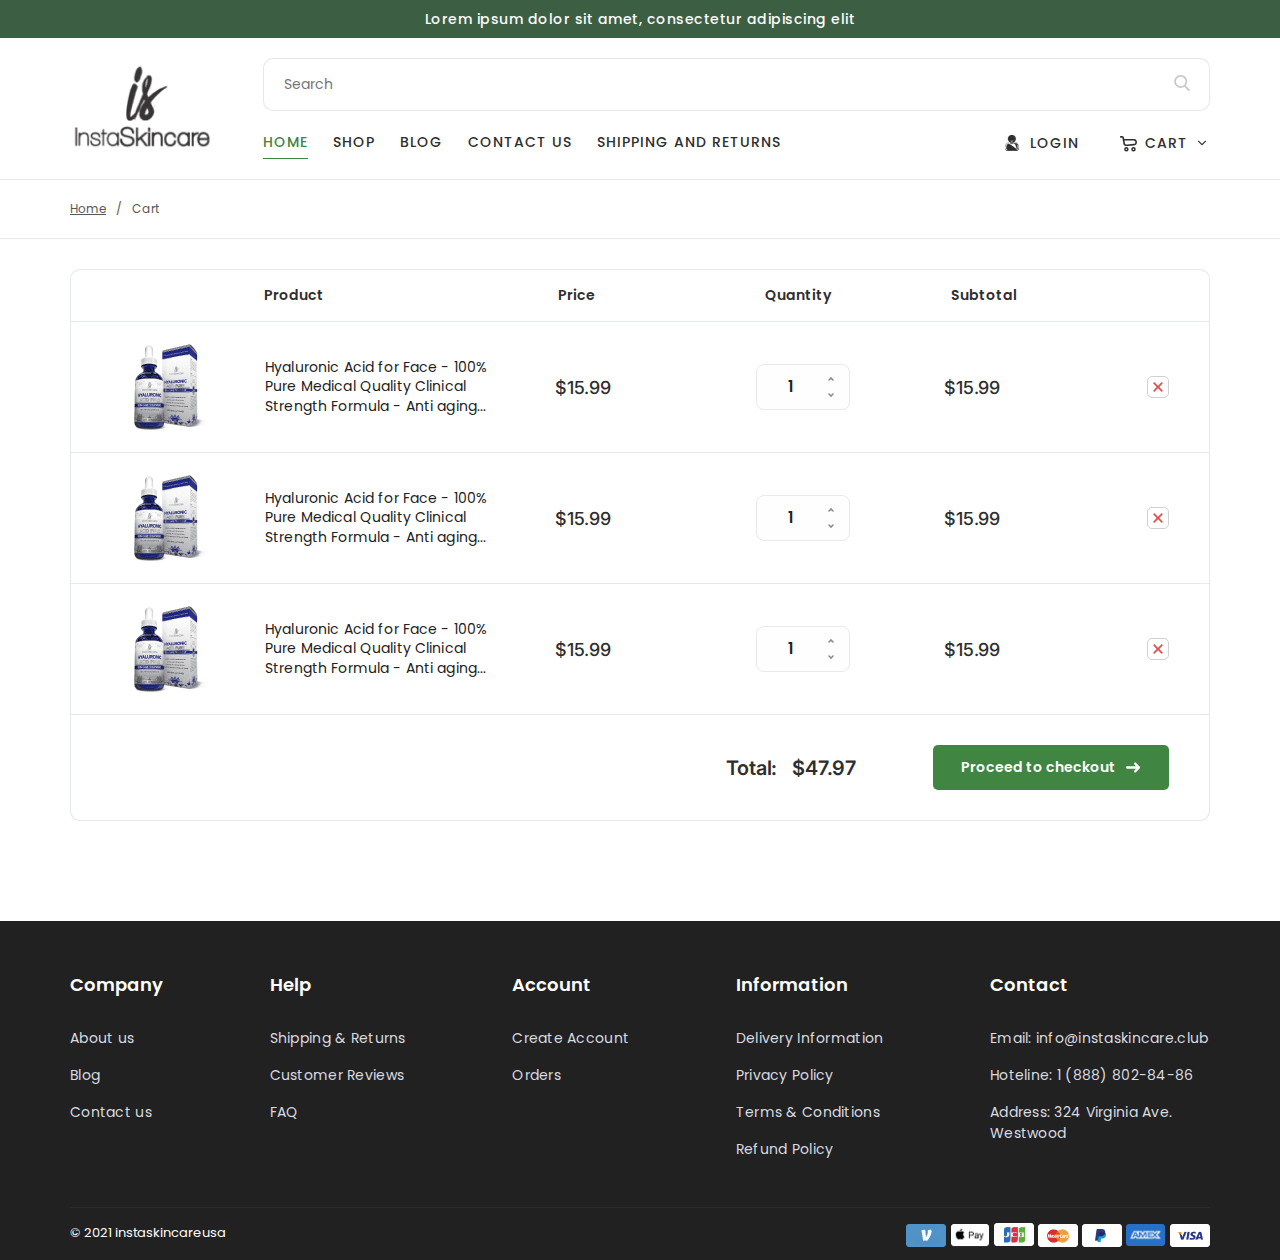
<file: app/cart.html>
<!DOCTYPE html>
<html lang="ru">
<head>
    <meta charset="UTF-8">
    <!-- Useful meta tags -->
    <meta name="viewport" content="width=device-width, initial-scale=1">
    <meta name="description" content="">
    <link rel="stylesheet" href="css/app.min.css">
    <title>Home</title>
    <link rel="preconnect" href="https://fonts.googleapis.com">
    <link rel="preconnect" href="https://fonts.gstatic.com" crossorigin>
    <link href="https://fonts.googleapis.com/css2?family=Inter:wght@100;200;300;400;500;600;700;800;900&display=swap" rel="stylesheet">
    <link href="https://fonts.googleapis.com/css2?family=Rubik:ital,wght@0,300;0,400;0,500;0,600;0,700;0,800;0,900;1,300;1,400;1,500;1,600;1,700;1,800;1,900&display=swap" rel="stylesheet">
    <link href="https://fonts.googleapis.com/css2?family=Roboto:ital,wght@0,100;0,300;0,400;0,500;0,700;0,900;1,100;1,300;1,400;1,500;1,700;1,900&display=swap" rel="stylesheet">
    <link href="https://fonts.googleapis.com/css2?family=Poppins:ital,wght@0,100;0,200;0,300;0,400;0,500;0,600;0,700;0,800;0,900;1,100;1,200;1,300;1,400;1,500;1,600;1,700;1,800;1,900&display=swap" rel="stylesheet">
    <link rel="stylesheet" href="https://unpkg.com/swiper/swiper-bundle.min.css" />
</head>
<body>
<header class="header">
    <div class="container">
        <div class="header__top">
            <span>Lorem ipsum dolor sit amet, consectetur adipiscing elit</span>
        </div>
        <div class="header__bottom">
            <div class="header__burger">
                <svg width="24" height="24" viewBox="0 0 24 24" fill="none" xmlns="http://www.w3.org/2000/svg">
                    <path d="M22.8 17.6495H1.2C0.537608 17.6495 0 18.2491 0 18.988C0 19.7268 0.537608 20.3265 1.2 20.3265H22.8C23.4624 20.3265 24 19.7268 24 18.9879C24 18.2491 23.4624 17.6495 22.8 17.6495ZM1.2 6.34694H22.8C23.4624 6.34694 24 5.74734 24 5.00848C24 4.26961 23.4624 3.67001 22.8 3.67001H1.2C0.537608 3.67006 0 4.26965 0 5.00852C0 5.74734 0.537608 6.34694 1.2 6.34694ZM22.8 10.6598H1.2C0.537608 10.6598 0 11.2594 0 11.9983C0 12.7371 0.537608 13.3367 1.2 13.3367H22.8C23.4624 13.3367 24 12.7371 24 11.9983C24 11.2594 23.4624 10.6598 22.8 10.6598Z" fill="#212121"/>
                </svg>
            </div>
            <a href="" class="header__logo">
                <img src="img/header/01.png" alt="">
            </a>
            <div class="header__right">
                <div class="header__search">
                    <input placeholder="Search" type="text">
                    <div class="header__search-button">
                        <svg width="16" height="16" viewBox="0 0 16 16" fill="none" xmlns="http://www.w3.org/2000/svg">
                            <path d="M15.4886 14.5735L11.6805 10.6129C12.6597 9.44901 13.1961 7.98455 13.1961 6.45999C13.1961 2.89801 10.2981 0 6.73612 0C3.17413 0 0.276123 2.89801 0.276123 6.45999C0.276123 10.022 3.17413 12.92 6.73612 12.92C8.07334 12.92 9.34764 12.5167 10.4371 11.751L14.2741 15.7416C14.4345 15.9082 14.6502 16 14.8813 16C15.1001 16 15.3077 15.9166 15.4653 15.7649C15.8001 15.4428 15.8107 14.9085 15.4886 14.5735ZM6.73612 1.68522C9.36899 1.68522 11.5109 3.82713 11.5109 6.45999C11.5109 9.09286 9.36899 11.2348 6.73612 11.2348C4.10325 11.2348 1.96134 9.09286 1.96134 6.45999C1.96134 3.82713 4.10325 1.68522 6.73612 1.68522Z" fill="#212121" fill-opacity="0.25"/>
                        </svg>
                    </div>
                </div>
                <div class="header__nav">
                    <div class="header__menu">
                        <a href="" class="header__link header__link_active">HOME</a>
                        <a href="" class="header__link">SHOP</a>
                        <a href="" class="header__link">BLOG</a>
                        <a href="" class="header__link">CONTACT US</a>
                        <a href="" class="header__link">SHIPPING AND RETURNS</a>
                    </div>
                    <div class="header__personal">
                        <a href="login.html" class="header__profile">
                            <div class="header__profile-img">
                                <svg width="16" height="16" viewBox="0 0 16 16" fill="none" xmlns="http://www.w3.org/2000/svg">
                                    <g clip-path="url(#clip456)">
                                        <path d="M7.88591 1.03762C7.09995 1.03762 6.45106 1.30649 5.89498 1.86258C5.33876 2.4188 5.06977 3.06781 5.06977 3.85351C5.06977 4.63946 5.33876 5.28846 5.89496 5.84455L7.88591 1.03762ZM7.88591 1.03762C8.67174 1.03762 9.32075 1.30649 9.87696 1.86257M7.88591 1.03762L9.87696 1.86257M9.87696 1.86257C10.4331 2.41879 10.702 3.06781 10.702 3.85351M9.87696 1.86257L10.702 3.85351M10.702 3.85351C10.702 4.63945 10.4331 5.28834 9.87697 5.84456M10.702 3.85351L9.87697 5.84456M9.87697 5.84456C9.87697 5.84456 9.87696 5.84457 9.87696 5.84457M9.87697 5.84456L9.87696 5.84457M9.87696 5.84457C9.32075 6.40077 8.67174 6.66964 7.88591 6.66964C7.10022 6.66964 6.45132 6.40066 5.89497 5.84455L9.87696 5.84457ZM10.6815 6.64894L10.6815 6.64894C11.4492 5.88106 11.8397 4.93901 11.8397 3.85351C11.8397 2.76838 11.4494 1.8262 10.6814 1.05808L10.6813 1.05806C9.91333 0.290304 8.97116 -0.1 7.88591 -0.1C6.80042 -0.1 5.85836 0.290304 5.09047 1.05819C4.32258 1.82608 3.93215 2.76825 3.93215 3.85351C3.93215 4.939 4.32258 5.88118 5.09047 6.64907L5.09049 6.64908C5.8586 7.41683 6.80077 7.80726 7.88591 7.80726C8.97128 7.80726 9.91346 7.41696 10.6815 6.64894Z" fill="#2E2E2E" stroke="#2E2E2E" stroke-width="0.2"/>
                                        <path d="M14.5978 11.2744L14.5978 11.2745C14.6627 11.6366 14.7069 11.9803 14.7288 12.2962M14.5978 11.2744L14.7288 12.2962M14.5978 11.2744C14.5322 10.9088 14.4476 10.5624 14.346 10.2451L14.346 10.2451M14.5978 11.2744L14.346 10.2451M14.7288 12.2962C14.7503 12.6033 14.7613 12.9236 14.7614 13.2481V13.2482C14.7614 14.1063 14.4878 14.8106 13.9411 15.3307L13.8722 15.2583M14.7288 12.2962L13.8722 15.2583M13.8722 15.2583L13.9411 15.3307C13.4023 15.8434 12.692 16.0999 11.839 16.0999H4.13489C3.28163 16.0999 2.57137 15.8434 2.03263 15.3307M13.8722 15.2583L2.03263 15.3307M14.346 10.2451C14.2403 9.91525 14.097 9.58984 13.9197 9.27824M14.346 10.2451L9.80944 8.33065M10.5157 7.99426C10.8208 7.79565 10.9788 7.72864 11.1421 7.72864C11.558 7.72864 11.9468 7.79895 12.2976 7.93774C12.6497 8.07727 12.9541 8.26855 13.2028 8.50647M10.5157 7.99426L14.2507 10.2756C14.1472 9.95251 14.0067 9.63342 13.8328 9.32763M10.5157 7.99426C10.328 8.1167 10.1084 8.2583 9.86328 8.41492L10.5157 7.99426ZM13.2028 8.50647C13.4406 8.73388 13.6525 9.01025 13.8328 9.32763M13.2028 8.50647L13.2719 8.43421C13.2719 8.43421 13.2719 8.4342 13.2719 8.4342M13.2028 8.50647L13.2719 8.4342M13.8328 9.32763L13.9197 9.27824M13.8328 9.32763L13.9197 9.27819C13.9197 9.27821 13.9197 9.27822 13.9197 9.27824M13.9197 9.27824C13.7351 8.95334 13.5174 8.66904 13.2719 8.4342M13.2719 8.4342C13.013 8.18651 12.6973 7.98858 12.3345 7.84478L12.3344 7.84476C11.9707 7.70087 11.5693 7.62864 11.1421 7.62864C10.9467 7.62864 10.7669 7.71142 10.4612 7.91046L10.4611 7.9105C10.2737 8.03273 10.0544 8.17416 9.80944 8.33065M9.80944 8.33065C9.60957 8.45798 9.33434 8.57993 8.98831 8.6917L8.98826 8.69172C8.65555 8.79938 8.31851 8.85373 7.98645 8.85373C7.65464 8.85373 7.31759 8.79938 6.98462 8.69171L6.98459 8.6917C6.63886 8.58003 6.36353 8.45807 6.16408 8.33077L9.80944 8.33065ZM2.70125 8.43434L2.70125 8.43434C2.96037 8.1864 3.27622 7.98846 3.63883 7.84489L2.70125 8.43434ZM2.70125 8.43434C2.45572 8.66928 2.23801 8.95345 2.05355 9.27824M2.70125 8.43434L1.62741 10.2453M1.62741 10.2453L1.62742 10.2453C1.73311 9.91509 1.87657 9.5898 2.05355 9.27824M1.62741 10.2453C1.52595 10.5626 1.44133 10.9088 1.3757 11.2744L1.62741 10.2453ZM2.05355 9.27824L2.1405 9.32763L2.05355 9.27825C2.05355 9.27825 2.05355 9.27824 2.05355 9.27824ZM2.03263 15.3307L2.03259 15.3307C1.4861 14.8102 1.2125 14.1062 1.2125 13.2483L2.03263 15.3307ZM13.1568 14.5065L13.1568 14.5065C13.4673 14.211 13.6236 13.8047 13.6238 13.2483C13.6236 12.9498 13.6137 12.6563 13.594 12.3757L13.5935 12.3686H13.5935C13.5743 12.0963 13.5355 11.7958 13.4781 11.4753C13.4212 11.1579 13.3486 10.8607 13.2625 10.592C13.181 10.3373 13.0694 10.0842 12.9307 9.84033L12.9306 9.84029C12.7993 9.60919 12.6493 9.41299 12.4854 9.25622L12.5546 9.18396L12.4854 9.25621C12.3353 9.11258 12.1441 8.99298 11.9157 8.90255C11.7142 8.82284 11.4869 8.77722 11.2379 8.76793C11.2054 8.78618 11.1553 8.81599 11.0825 8.86342C11.0824 8.86344 11.0824 8.86346 11.0824 8.86348L11.0278 8.77966L13.1568 14.5065ZM13.1568 14.5065C12.8381 14.8098 12.4116 14.9622 11.8389 14.9622H4.13489C3.56204 14.9622 3.13553 14.8098 2.81699 14.5067C2.50641 14.211 2.35012 13.8045 2.35012 13.2483C2.35012 12.9506 2.35994 12.6569 2.37954 12.3752L2.37955 12.3752C2.39854 12.1006 2.43745 11.7979 2.4954 11.4754L2.4954 11.4754C2.55247 11.1577 2.62496 10.8604 2.71084 10.5921C2.7925 10.3372 2.90404 10.0842 3.04261 9.8402C3.17392 9.60933 3.32395 9.41311 3.48786 9.25619L3.48786 9.25619C3.63796 9.11247 3.8291 8.993 4.05767 8.90255L4.05768 8.90255C4.25906 8.82284 4.48641 8.77722 4.73523 8.76793C4.76776 8.78617 4.81786 8.81593 4.89069 8.86343L4.89071 8.86344C5.08375 8.98924 5.30618 9.13272 5.55201 9.28972L5.55208 9.28976C5.83817 9.47216 6.20323 9.63479 6.63476 9.7741L13.1568 14.5065ZM6.16403 8.33074C5.92144 8.17572 5.70198 8.0343 5.51175 7.91036L6.16403 8.33074ZM4.83105 7.62852C4.40373 7.62852 4.00242 7.70088 3.63885 7.84489L4.83105 7.62852ZM1.37569 11.2744C1.3107 11.6361 1.26662 11.9799 1.24472 12.2965L1.37569 11.2744Z" fill="#2E2E2E" stroke="#2E2E2E" stroke-width="0.2"/>
                                    </g>
                                    <defs>
                                        <clipPath id="clip456">
                                            <rect width="16" height="16" fill="white"/>
                                        </clipPath>
                                    </defs>
                                </svg>
                            </div>
                            <div class="header__profile-top">
                                <span>LOGIN</span>
                            </div>
                        </a>
                        <div class="header__cart">
                            <div class="header__cart-img">
                                <svg width="19" height="18" viewBox="0 0 19 18" fill="none" xmlns="http://www.w3.org/2000/svg">
                                    <path d="M1.75 1.875H2.65424C3.13263 1.875 3.37183 1.875 3.56628 1.96174C3.73771 2.03821 3.88415 2.16138 3.98886 2.31717C4.10763 2.49388 4.14862 2.72954 4.23058 3.20085L4.45652 4.5M4.45652 4.5L4.99173 7.57743C5.17091 8.60771 5.26049 9.12285 5.52583 9.49395C5.75945 9.8207 6.08606 10.0695 6.46311 10.208C6.89132 10.3654 7.41176 10.315 8.45264 10.2143L14.9605 9.58447C15.2954 9.55205 15.4629 9.53585 15.6046 9.50086C16.3933 9.30603 16.9859 8.65339 17.1038 7.84952C17.125 7.70514 17.125 7.53688 17.125 7.20038V7.20038C17.125 6.84286 17.125 6.6641 17.1019 6.51329C16.9726 5.6714 16.3244 5.00372 15.4867 4.84966C15.3367 4.82206 15.158 4.81677 14.8006 4.8062L4.45652 4.5Z" stroke="#2E2E2E" stroke-width="1.6" stroke-linecap="round" stroke-linejoin="round"/>
                                    <ellipse cx="7.375" cy="14.25" rx="1.5" ry="1.5" stroke="#2E2E2E" stroke-width="1.5"/>
                                    <ellipse cx="14.5" cy="14.25" rx="1.5" ry="1.5" stroke="#2E2E2E" stroke-width="1.5"/>
                                </svg>
                            </div>
                            <div class="header__cart-top">
                                <span>CART</span>
                            </div>
                            <div class="header__cart-bottom">
                                <div class="header__cart-products">
                                    <div class="header__cart-product">
                                        <div class="header__cart-product-img">
                                            <img src="img/header/04.png" alt="">
                                        </div>
                                        <div class="header__cart-product-text">
                                            <div class="header__cart-text-left">
                                                <p>
                                                    Hyaluronic Acid for Face - 100% Pure Medical Quality Clinical Strength Formul...
                                                </p>
                                                <div class="header__cart-prices">
                                                    <span>1</span>
                                                    <span>x</span>
                                                    <span>$15.99</span>
                                                </div>
                                            </div>
                                            <div class="header__cart-remove">
                                                <svg width="10" height="10" viewBox="0 0 10 10" fill="none" xmlns="http://www.w3.org/2000/svg">
                                                    <path fill-rule="evenodd" clip-rule="evenodd" d="M4.64645 3.40745C4.84171 3.60272 5.15829 3.60272 5.35355 3.40745L8.40745 0.353553C8.60272 0.158291 8.9193 0.158291 9.11456 0.353553L9.64645 0.88544C9.84171 1.0807 9.84171 1.39728 9.64645 1.59255L6.59255 4.64645C6.39728 4.84171 6.39728 5.15829 6.59255 5.35355L9.64645 8.40745C9.84171 8.60272 9.84171 8.9193 9.64645 9.11456L9.11456 9.64645C8.9193 9.84171 8.60272 9.84171 8.40745 9.64645L5.35355 6.59255C5.15829 6.39728 4.84171 6.39728 4.64645 6.59255L1.59255 9.64645C1.39728 9.84171 1.0807 9.84171 0.88544 9.64645L0.353553 9.11456C0.158291 8.9193 0.158291 8.60272 0.353554 8.40745L3.40745 5.35355C3.60272 5.15829 3.60272 4.84171 3.40745 4.64645L0.353553 1.59255C0.158291 1.39728 0.158291 1.0807 0.353553 0.88544L0.88544 0.353553C1.0807 0.158291 1.39728 0.158291 1.59255 0.353554L4.64645 3.40745Z" fill="#DC5151"/>
                                                </svg>
                                            </div>
                                        </div>
                                    </div>
                                    <div class="header__cart-product">
                                        <div class="header__cart-product-img">
                                            <img src="img/header/04.png" alt="">
                                        </div>
                                        <div class="header__cart-product-text">
                                            <div class="header__cart-text-left">
                                                <p>
                                                    Hyaluronic Acid for Face - 100% Pure Medical Quality Clinical Strength Formul...
                                                </p>
                                                <div class="header__cart-prices">
                                                    <span>1</span>
                                                    <span>x</span>
                                                    <span>$15.99</span>
                                                </div>
                                            </div>
                                            <div class="header__cart-remove">
                                                <svg width="10" height="10" viewBox="0 0 10 10" fill="none" xmlns="http://www.w3.org/2000/svg">
                                                    <path fill-rule="evenodd" clip-rule="evenodd" d="M4.64645 3.40745C4.84171 3.60272 5.15829 3.60272 5.35355 3.40745L8.40745 0.353553C8.60272 0.158291 8.9193 0.158291 9.11456 0.353553L9.64645 0.88544C9.84171 1.0807 9.84171 1.39728 9.64645 1.59255L6.59255 4.64645C6.39728 4.84171 6.39728 5.15829 6.59255 5.35355L9.64645 8.40745C9.84171 8.60272 9.84171 8.9193 9.64645 9.11456L9.11456 9.64645C8.9193 9.84171 8.60272 9.84171 8.40745 9.64645L5.35355 6.59255C5.15829 6.39728 4.84171 6.39728 4.64645 6.59255L1.59255 9.64645C1.39728 9.84171 1.0807 9.84171 0.88544 9.64645L0.353553 9.11456C0.158291 8.9193 0.158291 8.60272 0.353554 8.40745L3.40745 5.35355C3.60272 5.15829 3.60272 4.84171 3.40745 4.64645L0.353553 1.59255C0.158291 1.39728 0.158291 1.0807 0.353553 0.88544L0.88544 0.353553C1.0807 0.158291 1.39728 0.158291 1.59255 0.353554L4.64645 3.40745Z" fill="#DC5151"/>
                                                </svg>
                                            </div>
                                        </div>
                                    </div>
                                </div>
                                <div class="header__cart-nav">
                                    <div class="header__cart-subtotal">
                                        <span>
                                            Subtotal:
                                        </span>
                                        <span>
                                            $15.99
                                        </span>
                                    </div>
                                    <div class="header__cart-buttons">
                                        <div class="header__cart-button">
                                            View cart
                                        </div>
                                        <div class="header__cart-button">
                                            Checkout
                                        </div>
                                    </div>
                                </div>
                                <div class="header__cart-desc">
                                    <div class="header__cart-desc-item">
                                        <svg width="18" height="18" viewBox="0 0 18 18" fill="none" xmlns="http://www.w3.org/2000/svg">
                                            <path d="M13.5946 10.7017C12.3435 10.7017 11.3257 11.7195 11.3257 12.9706C11.3257 14.2217 12.3435 15.2395 13.5946 15.2395C14.8459 15.2395 15.8635 14.2217 15.8635 12.9706C15.8635 11.7195 14.8457 10.7017 13.5946 10.7017ZM13.5946 14.105C12.969 14.105 12.4601 13.5962 12.4601 12.9706C12.4601 12.3449 12.969 11.8361 13.5946 11.8361C14.2202 11.8361 14.7291 12.3449 14.7291 12.9706C14.7291 13.5962 14.2202 14.105 13.5946 14.105Z" fill="black"/>
                                            <path d="M5.84264 10.7017C4.59154 10.7017 3.57373 11.7195 3.57373 12.9706C3.57373 14.2217 4.59154 15.2395 5.84264 15.2395C7.09375 15.2395 8.11156 14.2217 8.11156 12.9706C8.11156 11.7195 7.09375 10.7017 5.84264 10.7017ZM5.84264 14.105C5.217 14.105 4.70819 13.5962 4.70819 12.9706C4.70819 12.3449 5.217 11.8361 5.84264 11.8361C6.46811 11.8361 6.9771 12.3449 6.9771 12.9706C6.9771 13.5962 6.46828 14.105 5.84264 14.105Z" fill="black"/>
                                            <path d="M15.1227 4.20726C15.0263 4.01573 14.8302 3.8949 14.6158 3.8949H11.6284V5.02936H14.266L15.8106 8.10146L16.8244 7.59169L15.1227 4.20726Z" fill="black"/>
                                            <path d="M11.8926 12.4224H7.60059V13.5568H11.8926V12.4224Z" fill="black"/>
                                            <path d="M4.1405 12.4224H2.17414C1.86083 12.4224 1.60693 12.6763 1.60693 12.9896C1.60693 13.3029 1.86087 13.5568 2.17414 13.5568H4.14054C4.45385 13.5568 4.70775 13.3029 4.70775 12.9896C4.70775 12.6763 4.45382 12.4224 4.1405 12.4224Z" fill="black"/>
                                            <path d="M17.8806 8.95461L16.7649 7.51763C16.6577 7.37922 16.4923 7.29829 16.317 7.29829H12.1951V3.32771C12.1951 3.0144 11.9412 2.7605 11.6279 2.7605H2.17414C1.86083 2.7605 1.60693 3.01443 1.60693 3.32771C1.60693 3.64099 1.86087 3.89492 2.17414 3.89492H11.0607V7.8655C11.0607 8.17881 11.3146 8.43271 11.6279 8.43271H16.0392L16.8653 9.49682V12.4222H15.2959C14.9826 12.4222 14.7287 12.6761 14.7287 12.9894C14.7287 13.3027 14.9827 13.5566 15.2959 13.5566H17.4325C17.7458 13.5566 17.9997 13.3027 17.9997 12.9894V9.30251C17.9997 9.17658 17.9578 9.05406 17.8806 8.95461Z" fill="black"/>
                                            <path d="M4.10274 9.54834H1.49348C1.18017 9.54834 0.92627 9.80227 0.92627 10.1156C0.92627 10.4289 1.1802 10.6828 1.49348 10.6828H4.10271C4.41602 10.6828 4.66992 10.4288 4.66992 10.1156C4.66995 9.80227 4.41602 9.54834 4.10274 9.54834Z" fill="black"/>
                                            <path d="M5.40756 7.31714H0.567211C0.253934 7.31714 0 7.57107 0 7.88438C0 8.1977 0.253934 8.4516 0.567211 8.4516H5.40756C5.72087 8.4516 5.97477 8.19766 5.97477 7.88438C5.97477 7.57111 5.72087 7.31714 5.40756 7.31714Z" fill="black"/>
                                            <path d="M6.33383 5.08618H1.49348C1.18017 5.08618 0.92627 5.34012 0.92627 5.65339C0.92627 5.96671 1.1802 6.2206 1.49348 6.2206H6.33383C6.64714 6.2206 6.90104 5.96667 6.90104 5.65339C6.90107 5.34012 6.64714 5.08618 6.33383 5.08618Z" fill="black"/>
                                        </svg>
                                        <p>
                                            <span>Fast Shipping!</span> Orders ship within 48 hours.
                                        </p>
                                    </div>
                                    <div class="header__cart-desc-item">
                                        <svg width="18" height="18" viewBox="0 0 18 18" fill="none" xmlns="http://www.w3.org/2000/svg">
                                            <g clip-path="url(#clip0)">
                                                <path d="M16.543 4.63467C16.5338 4.1487 16.5249 3.6896 16.5249 3.24546C16.5249 2.89751 16.2429 2.61542 15.8949 2.61542C13.2004 2.61542 11.1489 1.84105 9.43885 0.178398C9.19422 -0.0595079 8.80494 -0.0594239 8.5604 0.178398C6.85054 1.84105 4.79936 2.61542 2.10503 2.61542C1.75707 2.61542 1.47498 2.89751 1.47498 3.24546C1.47498 3.68969 1.46624 4.14895 1.45692 4.63501C1.37056 9.15756 1.25228 15.3514 8.79326 17.9653C8.86013 17.9885 8.92986 18.0001 8.99958 18.0001C9.06931 18.0001 9.13912 17.9885 9.2059 17.9653C16.7475 15.3513 16.6294 9.15731 16.543 4.63467ZM8.99967 16.7014C2.53228 14.352 2.63007 9.20536 2.71684 4.65903C2.72205 4.38618 2.72709 4.12173 2.73062 3.86249C5.25417 3.75597 7.27216 2.99126 8.99967 1.48637C10.7273 2.99126 12.7457 3.75605 15.2694 3.86249C15.2729 4.12165 15.2779 4.38593 15.2832 4.65861C15.3699 9.20511 15.4676 14.3519 8.99967 16.7014Z" fill="black"/>
                                                <path d="M11.1695 6.81133L8.12852 9.85211L6.83088 8.55446C6.58483 8.30849 6.18588 8.30849 5.93991 8.55446C5.69386 8.8006 5.69386 9.19946 5.93991 9.44552L7.68304 11.1886C7.80602 11.3116 7.96732 11.3731 8.12852 11.3731C8.28973 11.3731 8.45102 11.3116 8.57401 11.1886L12.0603 7.70238C12.3065 7.45633 12.3065 7.05738 12.0604 6.81141C11.8145 6.56536 11.4155 6.56528 11.1695 6.81133Z" fill="black"/>
                                            </g>
                                            <defs>
                                                <clipPath id="clip0">
                                                    <rect width="18" height="18" fill="white"/>
                                                </clipPath>
                                            </defs>
                                        </svg>
                                        <p><span>Order with confidence.</span> We have a 90 day love it guarantee. If you don’t love your experience with any SkinnyFit product, we’ll refund you—even if you send us an empty container!</p>
                                    </div>
                                </div>
                            </div>
                        </div>
                    </div>
                </div>
            </div>
        </div>
        <div class="header__mob">
            <div class="header__mob-wrapper">
                <div class="header__mob-search">
                    <input type="text" placeholder="Search">
                    <div class="header__bom-search-btn">
                        <svg width="16" height="16" viewBox="0 0 16 16" fill="none" xmlns="http://www.w3.org/2000/svg">
                            <path d="M15.4886 14.5735L11.6805 10.6129C12.6597 9.44901 13.1961 7.98455 13.1961 6.45999C13.1961 2.89801 10.2981 0 6.73612 0C3.17413 0 0.276123 2.89801 0.276123 6.45999C0.276123 10.022 3.17413 12.92 6.73612 12.92C8.07334 12.92 9.34764 12.5167 10.4371 11.751L14.2741 15.7416C14.4345 15.9082 14.6502 16 14.8813 16C15.1001 16 15.3077 15.9166 15.4653 15.7649C15.8001 15.4428 15.8107 14.9085 15.4886 14.5735ZM6.73612 1.68522C9.36899 1.68522 11.5109 3.82713 11.5109 6.45999C11.5109 9.09286 9.36899 11.2348 6.73612 11.2348C4.10325 11.2348 1.96134 9.09286 1.96134 6.45999C1.96134 3.82713 4.10325 1.68522 6.73612 1.68522Z" fill="#212121" fill-opacity="0.25"/>
                        </svg>
                    </div>
                </div>
                <nav>
                    <ul class="header__mob-menu">
                        <li class="header__mob-link header__mob-link_active">
                            <a href="">
                                HOME
                            </a>
                        </li>
                        <li class="header__mob-link">
                            <a href="">
                                SHOP
                            </a>
                        </li>
                        <li class="header__mob-link">
                            <a href="">
                                BLOG
                            </a>
                        </li>
                        <li class="header__mob-link">
                            <a href="">
                                CONTACT US
                            </a>
                        </li>
                        <li class="header__mob-link">
                            <a href="">
                                SHIPPING AND RETURN
                            </a>
                        </li>
                    </ul>
                </nav>
                <a href="login.html" class="header__mob-login">
                    <svg width="16" height="16" viewBox="0 0 16 16" fill="none" xmlns="http://www.w3.org/2000/svg">
                        <g clip-path="url(#clip456)">
                            <path d="M7.88591 1.03762C7.09995 1.03762 6.45106 1.30649 5.89498 1.86258C5.33876 2.4188 5.06977 3.06781 5.06977 3.85351C5.06977 4.63946 5.33876 5.28846 5.89496 5.84455L7.88591 1.03762ZM7.88591 1.03762C8.67174 1.03762 9.32075 1.30649 9.87696 1.86257M7.88591 1.03762L9.87696 1.86257M9.87696 1.86257C10.4331 2.41879 10.702 3.06781 10.702 3.85351M9.87696 1.86257L10.702 3.85351M10.702 3.85351C10.702 4.63945 10.4331 5.28834 9.87697 5.84456M10.702 3.85351L9.87697 5.84456M9.87697 5.84456C9.87697 5.84456 9.87696 5.84457 9.87696 5.84457M9.87697 5.84456L9.87696 5.84457M9.87696 5.84457C9.32075 6.40077 8.67174 6.66964 7.88591 6.66964C7.10022 6.66964 6.45132 6.40066 5.89497 5.84455L9.87696 5.84457ZM10.6815 6.64894L10.6815 6.64894C11.4492 5.88106 11.8397 4.93901 11.8397 3.85351C11.8397 2.76838 11.4494 1.8262 10.6814 1.05808L10.6813 1.05806C9.91333 0.290304 8.97116 -0.1 7.88591 -0.1C6.80042 -0.1 5.85836 0.290304 5.09047 1.05819C4.32258 1.82608 3.93215 2.76825 3.93215 3.85351C3.93215 4.939 4.32258 5.88118 5.09047 6.64907L5.09049 6.64908C5.8586 7.41683 6.80077 7.80726 7.88591 7.80726C8.97128 7.80726 9.91346 7.41696 10.6815 6.64894Z" fill="#2E2E2E" stroke="#2E2E2E" stroke-width="0.2"/>
                            <path d="M14.5978 11.2744L14.5978 11.2745C14.6627 11.6366 14.7069 11.9803 14.7288 12.2962M14.5978 11.2744L14.7288 12.2962M14.5978 11.2744C14.5322 10.9088 14.4476 10.5624 14.346 10.2451L14.346 10.2451M14.5978 11.2744L14.346 10.2451M14.7288 12.2962C14.7503 12.6033 14.7613 12.9236 14.7614 13.2481V13.2482C14.7614 14.1063 14.4878 14.8106 13.9411 15.3307L13.8722 15.2583M14.7288 12.2962L13.8722 15.2583M13.8722 15.2583L13.9411 15.3307C13.4023 15.8434 12.692 16.0999 11.839 16.0999H4.13489C3.28163 16.0999 2.57137 15.8434 2.03263 15.3307M13.8722 15.2583L2.03263 15.3307M14.346 10.2451C14.2403 9.91525 14.097 9.58984 13.9197 9.27824M14.346 10.2451L9.80944 8.33065M10.5157 7.99426C10.8208 7.79565 10.9788 7.72864 11.1421 7.72864C11.558 7.72864 11.9468 7.79895 12.2976 7.93774C12.6497 8.07727 12.9541 8.26855 13.2028 8.50647M10.5157 7.99426L14.2507 10.2756C14.1472 9.95251 14.0067 9.63342 13.8328 9.32763M10.5157 7.99426C10.328 8.1167 10.1084 8.2583 9.86328 8.41492L10.5157 7.99426ZM13.2028 8.50647C13.4406 8.73388 13.6525 9.01025 13.8328 9.32763M13.2028 8.50647L13.2719 8.43421C13.2719 8.43421 13.2719 8.4342 13.2719 8.4342M13.2028 8.50647L13.2719 8.4342M13.8328 9.32763L13.9197 9.27824M13.8328 9.32763L13.9197 9.27819C13.9197 9.27821 13.9197 9.27822 13.9197 9.27824M13.9197 9.27824C13.7351 8.95334 13.5174 8.66904 13.2719 8.4342M13.2719 8.4342C13.013 8.18651 12.6973 7.98858 12.3345 7.84478L12.3344 7.84476C11.9707 7.70087 11.5693 7.62864 11.1421 7.62864C10.9467 7.62864 10.7669 7.71142 10.4612 7.91046L10.4611 7.9105C10.2737 8.03273 10.0544 8.17416 9.80944 8.33065M9.80944 8.33065C9.60957 8.45798 9.33434 8.57993 8.98831 8.6917L8.98826 8.69172C8.65555 8.79938 8.31851 8.85373 7.98645 8.85373C7.65464 8.85373 7.31759 8.79938 6.98462 8.69171L6.98459 8.6917C6.63886 8.58003 6.36353 8.45807 6.16408 8.33077L9.80944 8.33065ZM2.70125 8.43434L2.70125 8.43434C2.96037 8.1864 3.27622 7.98846 3.63883 7.84489L2.70125 8.43434ZM2.70125 8.43434C2.45572 8.66928 2.23801 8.95345 2.05355 9.27824M2.70125 8.43434L1.62741 10.2453M1.62741 10.2453L1.62742 10.2453C1.73311 9.91509 1.87657 9.5898 2.05355 9.27824M1.62741 10.2453C1.52595 10.5626 1.44133 10.9088 1.3757 11.2744L1.62741 10.2453ZM2.05355 9.27824L2.1405 9.32763L2.05355 9.27825C2.05355 9.27825 2.05355 9.27824 2.05355 9.27824ZM2.03263 15.3307L2.03259 15.3307C1.4861 14.8102 1.2125 14.1062 1.2125 13.2483L2.03263 15.3307ZM13.1568 14.5065L13.1568 14.5065C13.4673 14.211 13.6236 13.8047 13.6238 13.2483C13.6236 12.9498 13.6137 12.6563 13.594 12.3757L13.5935 12.3686H13.5935C13.5743 12.0963 13.5355 11.7958 13.4781 11.4753C13.4212 11.1579 13.3486 10.8607 13.2625 10.592C13.181 10.3373 13.0694 10.0842 12.9307 9.84033L12.9306 9.84029C12.7993 9.60919 12.6493 9.41299 12.4854 9.25622L12.5546 9.18396L12.4854 9.25621C12.3353 9.11258 12.1441 8.99298 11.9157 8.90255C11.7142 8.82284 11.4869 8.77722 11.2379 8.76793C11.2054 8.78618 11.1553 8.81599 11.0825 8.86342C11.0824 8.86344 11.0824 8.86346 11.0824 8.86348L11.0278 8.77966L13.1568 14.5065ZM13.1568 14.5065C12.8381 14.8098 12.4116 14.9622 11.8389 14.9622H4.13489C3.56204 14.9622 3.13553 14.8098 2.81699 14.5067C2.50641 14.211 2.35012 13.8045 2.35012 13.2483C2.35012 12.9506 2.35994 12.6569 2.37954 12.3752L2.37955 12.3752C2.39854 12.1006 2.43745 11.7979 2.4954 11.4754L2.4954 11.4754C2.55247 11.1577 2.62496 10.8604 2.71084 10.5921C2.7925 10.3372 2.90404 10.0842 3.04261 9.8402C3.17392 9.60933 3.32395 9.41311 3.48786 9.25619L3.48786 9.25619C3.63796 9.11247 3.8291 8.993 4.05767 8.90255L4.05768 8.90255C4.25906 8.82284 4.48641 8.77722 4.73523 8.76793C4.76776 8.78617 4.81786 8.81593 4.89069 8.86343L4.89071 8.86344C5.08375 8.98924 5.30618 9.13272 5.55201 9.28972L5.55208 9.28976C5.83817 9.47216 6.20323 9.63479 6.63476 9.7741L13.1568 14.5065ZM6.16403 8.33074C5.92144 8.17572 5.70198 8.0343 5.51175 7.91036L6.16403 8.33074ZM4.83105 7.62852C4.40373 7.62852 4.00242 7.70088 3.63885 7.84489L4.83105 7.62852ZM1.37569 11.2744C1.3107 11.6361 1.26662 11.9799 1.24472 12.2965L1.37569 11.2744Z" fill="#2E2E2E" stroke="#2E2E2E" stroke-width="0.2"/>
                        </g>
                        <defs>
                            <clipPath id="clip456">
                                <rect width="16" height="16" fill="white"/>
                            </clipPath>
                        </defs>
                    </svg>
                    <span>
                        LOGIN
                    </span>
                </a>
            </div>

        </div>
    </div>
</header>
<main class="main">
    <section class="position">
        <div class="container">
            <div class="position__item">
                <a href="">Home</a>
                <span>/</span>
            </div>
            <div class="position__item">
                <a href="">Cart</a>
                <span>/</span>
            </div>
        </div>
    </section>
    <section class="cart">
        <div class="container">
            <div class="cart__titles">
                <span>Product</span>
                <span>Price</span>
                <span>Quantity</span>
                <span>Subtotal</span>
            </div>
            <div class="cart__all">
                <div class="cart__item">
                    <div class="cart__mob-top">
                        <div class="cart__img">
                            <img src="img/cart/01.png" alt="">
                        </div>
                        <div class="cart-name">
                            Hyaluronic Acid for Face - 100% Pure Medical Quality Clinical Strength Formula - Anti aging...
                        </div>
                    </div>
                    <div class="cart__mob-bot">
                        <div class="cart-price">
                            <span class="cart-mob-text">
                                Quantity:
                            </span>
                            <span>
                                $15.99
                            </span>
                        </div>
                        <div class="cart__quantity">
                            <span class="cart-mob-text">
                                Price:
                            </span>
                            <div class="cart__quantity-wrapper">
                                <span class="cart__quantity-product" data-quantity-product="1">1</span>
                                <div class="cart__quantity-buttons">
                                    <div class="cart__quantity-next">
                                        <svg width="16" height="16" viewBox="0 0 16 16" fill="none" xmlns="http://www.w3.org/2000/svg">
                                            <path d="M6 9L8 7L10 9" stroke="#8C8C8C" stroke-width="1.6" stroke-linecap="round"/>
                                        </svg>
                                    </div>
                                    <div class="cart__quantity-prev">
                                        <svg width="16" height="16" viewBox="0 0 16 16" fill="none" xmlns="http://www.w3.org/2000/svg">
                                            <path d="M10 7L8 9L6 7" stroke="#8C8C8C" stroke-width="1.6" stroke-linecap="round"/>
                                        </svg>
                                    </div>
                                </div>
                            </div>
                        </div>
                        <div class="cart__subtotal">
                            <span class="cart-mob-text">
                                Subtotal:
                            </span>
                            <span>
                                $15.99
                            </span>
                        </div>
                    </div>
                    <div class="cart__close">
                        <svg width="10" height="10" viewBox="0 0 10 10" fill="none" xmlns="http://www.w3.org/2000/svg">
                            <path fill-rule="evenodd" clip-rule="evenodd" d="M4.64645 3.40745C4.84171 3.60272 5.15829 3.60272 5.35355 3.40745L8.40745 0.353553C8.60272 0.158291 8.9193 0.158291 9.11456 0.353553L9.64645 0.88544C9.84171 1.0807 9.84171 1.39728 9.64645 1.59255L6.59255 4.64645C6.39728 4.84171 6.39728 5.15829 6.59255 5.35355L9.64645 8.40745C9.84171 8.60272 9.84171 8.9193 9.64645 9.11456L9.11456 9.64645C8.9193 9.84171 8.60272 9.84171 8.40745 9.64645L5.35355 6.59255C5.15829 6.39728 4.84171 6.39728 4.64645 6.59255L1.59255 9.64645C1.39728 9.84171 1.0807 9.84171 0.88544 9.64645L0.353553 9.11456C0.158291 8.9193 0.158291 8.60272 0.353554 8.40745L3.40745 5.35355C3.60272 5.15829 3.60272 4.84171 3.40745 4.64645L0.353553 1.59255C0.158291 1.39728 0.158291 1.0807 0.353553 0.88544L0.88544 0.353553C1.0807 0.158291 1.39728 0.158291 1.59255 0.353554L4.64645 3.40745Z" fill="#DC5151"/>
                        </svg>
                    </div>
                </div>
                <div class="cart__item">
                    <div class="cart__mob-top">
                        <div class="cart__img">
                            <img src="img/cart/01.png" alt="">
                        </div>
                        <div class="cart-name">
                            Hyaluronic Acid for Face - 100% Pure Medical Quality Clinical Strength Formula - Anti aging...
                        </div>
                    </div>
                    <div class="cart__mob-bot">
                        <div class="cart-price">
                            <span class="cart-mob-text">
                                Quantity:
                            </span>
                            <span>
                                $15.99
                            </span>
                        </div>
                        <div class="cart__quantity">
                            <span class="cart-mob-text">
                                Price:
                            </span>
                            <div class="cart__quantity-wrapper">
                                <span class="cart__quantity-product" data-quantity-product="1">1</span>
                                <div class="cart__quantity-buttons">
                                    <div class="cart__quantity-next">
                                        <svg width="16" height="16" viewBox="0 0 16 16" fill="none" xmlns="http://www.w3.org/2000/svg">
                                            <path d="M6 9L8 7L10 9" stroke="#8C8C8C" stroke-width="1.6" stroke-linecap="round"/>
                                        </svg>
                                    </div>
                                    <div class="cart__quantity-prev">
                                        <svg width="16" height="16" viewBox="0 0 16 16" fill="none" xmlns="http://www.w3.org/2000/svg">
                                            <path d="M10 7L8 9L6 7" stroke="#8C8C8C" stroke-width="1.6" stroke-linecap="round"/>
                                        </svg>
                                    </div>
                                </div>
                            </div>
                        </div>
                        <div class="cart__subtotal">
                            <span class="cart-mob-text">
                                Subtotal:
                            </span>
                            <span>
                                $15.99
                            </span>
                        </div>
                    </div>
                    <div class="cart__close">
                        <svg width="10" height="10" viewBox="0 0 10 10" fill="none" xmlns="http://www.w3.org/2000/svg">
                            <path fill-rule="evenodd" clip-rule="evenodd" d="M4.64645 3.40745C4.84171 3.60272 5.15829 3.60272 5.35355 3.40745L8.40745 0.353553C8.60272 0.158291 8.9193 0.158291 9.11456 0.353553L9.64645 0.88544C9.84171 1.0807 9.84171 1.39728 9.64645 1.59255L6.59255 4.64645C6.39728 4.84171 6.39728 5.15829 6.59255 5.35355L9.64645 8.40745C9.84171 8.60272 9.84171 8.9193 9.64645 9.11456L9.11456 9.64645C8.9193 9.84171 8.60272 9.84171 8.40745 9.64645L5.35355 6.59255C5.15829 6.39728 4.84171 6.39728 4.64645 6.59255L1.59255 9.64645C1.39728 9.84171 1.0807 9.84171 0.88544 9.64645L0.353553 9.11456C0.158291 8.9193 0.158291 8.60272 0.353554 8.40745L3.40745 5.35355C3.60272 5.15829 3.60272 4.84171 3.40745 4.64645L0.353553 1.59255C0.158291 1.39728 0.158291 1.0807 0.353553 0.88544L0.88544 0.353553C1.0807 0.158291 1.39728 0.158291 1.59255 0.353554L4.64645 3.40745Z" fill="#DC5151"/>
                        </svg>
                    </div>
                </div>
                <div class="cart__item">
                    <div class="cart__mob-top">
                        <div class="cart__img">
                            <img src="img/cart/01.png" alt="">
                        </div>
                        <div class="cart-name">
                            Hyaluronic Acid for Face - 100% Pure Medical Quality Clinical Strength Formula - Anti aging...
                        </div>
                    </div>
                    <div class="cart__mob-bot">
                        <div class="cart-price">
                            <span class="cart-mob-text">
                                Quantity:
                            </span>
                            <span>
                                $15.99
                            </span>
                        </div>
                        <div class="cart__quantity">
                            <span class="cart-mob-text">
                                Price:
                            </span>
                            <div class="cart__quantity-wrapper">
                                <span class="cart__quantity-product" data-quantity-product="1">1</span>
                                <div class="cart__quantity-buttons">
                                    <div class="cart__quantity-next">
                                        <svg width="16" height="16" viewBox="0 0 16 16" fill="none" xmlns="http://www.w3.org/2000/svg">
                                            <path d="M6 9L8 7L10 9" stroke="#8C8C8C" stroke-width="1.6" stroke-linecap="round"/>
                                        </svg>
                                    </div>
                                    <div class="cart__quantity-prev">
                                        <svg width="16" height="16" viewBox="0 0 16 16" fill="none" xmlns="http://www.w3.org/2000/svg">
                                            <path d="M10 7L8 9L6 7" stroke="#8C8C8C" stroke-width="1.6" stroke-linecap="round"/>
                                        </svg>
                                    </div>
                                </div>
                            </div>
                        </div>
                        <div class="cart__subtotal">
                            <span class="cart-mob-text">
                                Subtotal:
                            </span>
                            <span>
                                $15.99
                            </span>
                        </div>
                    </div>
                    <div class="cart__close">
                        <svg width="10" height="10" viewBox="0 0 10 10" fill="none" xmlns="http://www.w3.org/2000/svg">
                            <path fill-rule="evenodd" clip-rule="evenodd" d="M4.64645 3.40745C4.84171 3.60272 5.15829 3.60272 5.35355 3.40745L8.40745 0.353553C8.60272 0.158291 8.9193 0.158291 9.11456 0.353553L9.64645 0.88544C9.84171 1.0807 9.84171 1.39728 9.64645 1.59255L6.59255 4.64645C6.39728 4.84171 6.39728 5.15829 6.59255 5.35355L9.64645 8.40745C9.84171 8.60272 9.84171 8.9193 9.64645 9.11456L9.11456 9.64645C8.9193 9.84171 8.60272 9.84171 8.40745 9.64645L5.35355 6.59255C5.15829 6.39728 4.84171 6.39728 4.64645 6.59255L1.59255 9.64645C1.39728 9.84171 1.0807 9.84171 0.88544 9.64645L0.353553 9.11456C0.158291 8.9193 0.158291 8.60272 0.353554 8.40745L3.40745 5.35355C3.60272 5.15829 3.60272 4.84171 3.40745 4.64645L0.353553 1.59255C0.158291 1.39728 0.158291 1.0807 0.353553 0.88544L0.88544 0.353553C1.0807 0.158291 1.39728 0.158291 1.59255 0.353554L4.64645 3.40745Z" fill="#DC5151"/>
                        </svg>
                    </div>
                </div>
            </div>
            <div class="cart__bottom">
                <div class="cart__total">
                    <span>Total:</span>
                    <span>$47.97</span>
                </div>
                <div class="cart__button">
                    <span>Proceed to checkout</span>
                    <svg width="15" height="11" viewBox="0 0 15 11" fill="none" xmlns="http://www.w3.org/2000/svg">
                        <path fill-rule="evenodd" clip-rule="evenodd" d="M8.28576 0.84458C8.7452 0.38514 9.4901 0.38514 9.94954 0.84458L13.7731 4.66811C14.2325 5.12755 14.2325 5.87245 13.7731 6.33189L9.94954 10.1554C9.4901 10.6149 8.7452 10.6149 8.28576 10.1554C7.82632 9.69598 7.82632 8.95108 8.28576 8.49164L10.1009 6.67647H1.17647C0.526724 6.67647 0 6.14975 0 5.5C0 4.85025 0.526724 4.32353 1.17647 4.32353H10.1009L8.28576 2.50836C7.82632 2.04892 7.82632 1.30402 8.28576 0.84458Z" fill="white"/>
                    </svg>
                </div>
            </div>
        </div>
    </section>
</main>
<footer class="footer">
    <div class="container">
        <div class="footer__top">
            <div class="footer__col">
                <div class="footer-sub">Company</div>
                <div class="footer__links">
                    <a href="" class="footer__link">About us</a>
                    <a href="" class="footer__link">Blog</a>
                    <a href="" class="footer__link">Contact us</a>
                </div>
            </div>
            <div class="footer__col">
                <div class="footer-sub">Help</div>
                <div class="footer__links">
                    <a href="" class="footer__link">Shipping & Returns</a>
                    <a href="" class="footer__link">Customer Reviews</a>
                    <a href="" class="footer__link">FAQ</a>
                </div>
            </div>
            <div class="footer__col">
                <div class="footer-sub">Account</div>
                <div class="footer__links">
                    <a href="" class="footer__link">Create Account</a>
                    <a href="" class="footer__link">Orders</a>
                </div>
            </div>
            <div class="footer__col">
                <div class="footer-sub">Information</div>
                <div class="footer__links">
                    <a href="" class="footer__link">Delivery Information</a>
                    <a href="" class="footer__link">Privacy Policy</a>
                    <a href="" class="footer__link">Terms & Conditions</a>
                    <a href="" class="footer__link">Refund Policy</a>
                </div>
            </div>
            <div class="footer__col">
                <div class="footer-sub">Contact </div>
                <div class="footer__links">
                    <a href="mailto:info@instaskincare.club" class="footer__link">Email: info@instaskincare.club</a>
                    <a href="tel:1 (888) 802-84-86" class="footer__link">Hoteline: 1 (888) 802-84-86</a>
                    <a href="" class="footer__link footer__link_not">Address: 324 Virginia Ave. Westwood</a>
                </div>
            </div>
        </div>
        <div class="footer__bottom">
            <div class="footer__left">
                <p>© 2021 instaskincareusa</p>
            </div>
            <div class="footer__right">
                <div class="footer__img">
                    <img src="img/footer/01.png" alt="">
                </div>
                <div class="footer__img">
                    <img src="img/footer/02.png" alt="">
                </div>
                <div class="footer__img">
                    <img src="img/footer/03.png" alt="">
                </div>
                <div class="footer__img">
                    <img src="img/footer/04.png" alt="">
                </div>
                <div class="footer__img">
                    <img src="img/footer/05.png" alt="">
                </div>
                <div class="footer__img">
                    <img src="img/footer/06.png" alt="">
                </div>
                <div class="footer__img">
                    <img src="img/footer/07.png" alt="">
                </div>
            </div>
        </div>
    </div>
</footer>
<script
        src="https://code.jquery.com/jquery-3.5.1.min.js"
        integrity="sha256-9/aliU8dGd2tb6OSsuzixeV4y/faTqgFtohetphbbj0="
        crossorigin="anonymous"></script>
<script src="js/app.min.js"></script>
<script src="https://unpkg.com/swiper/swiper-bundle.min.js"></script>
</body>
</html>
</file>
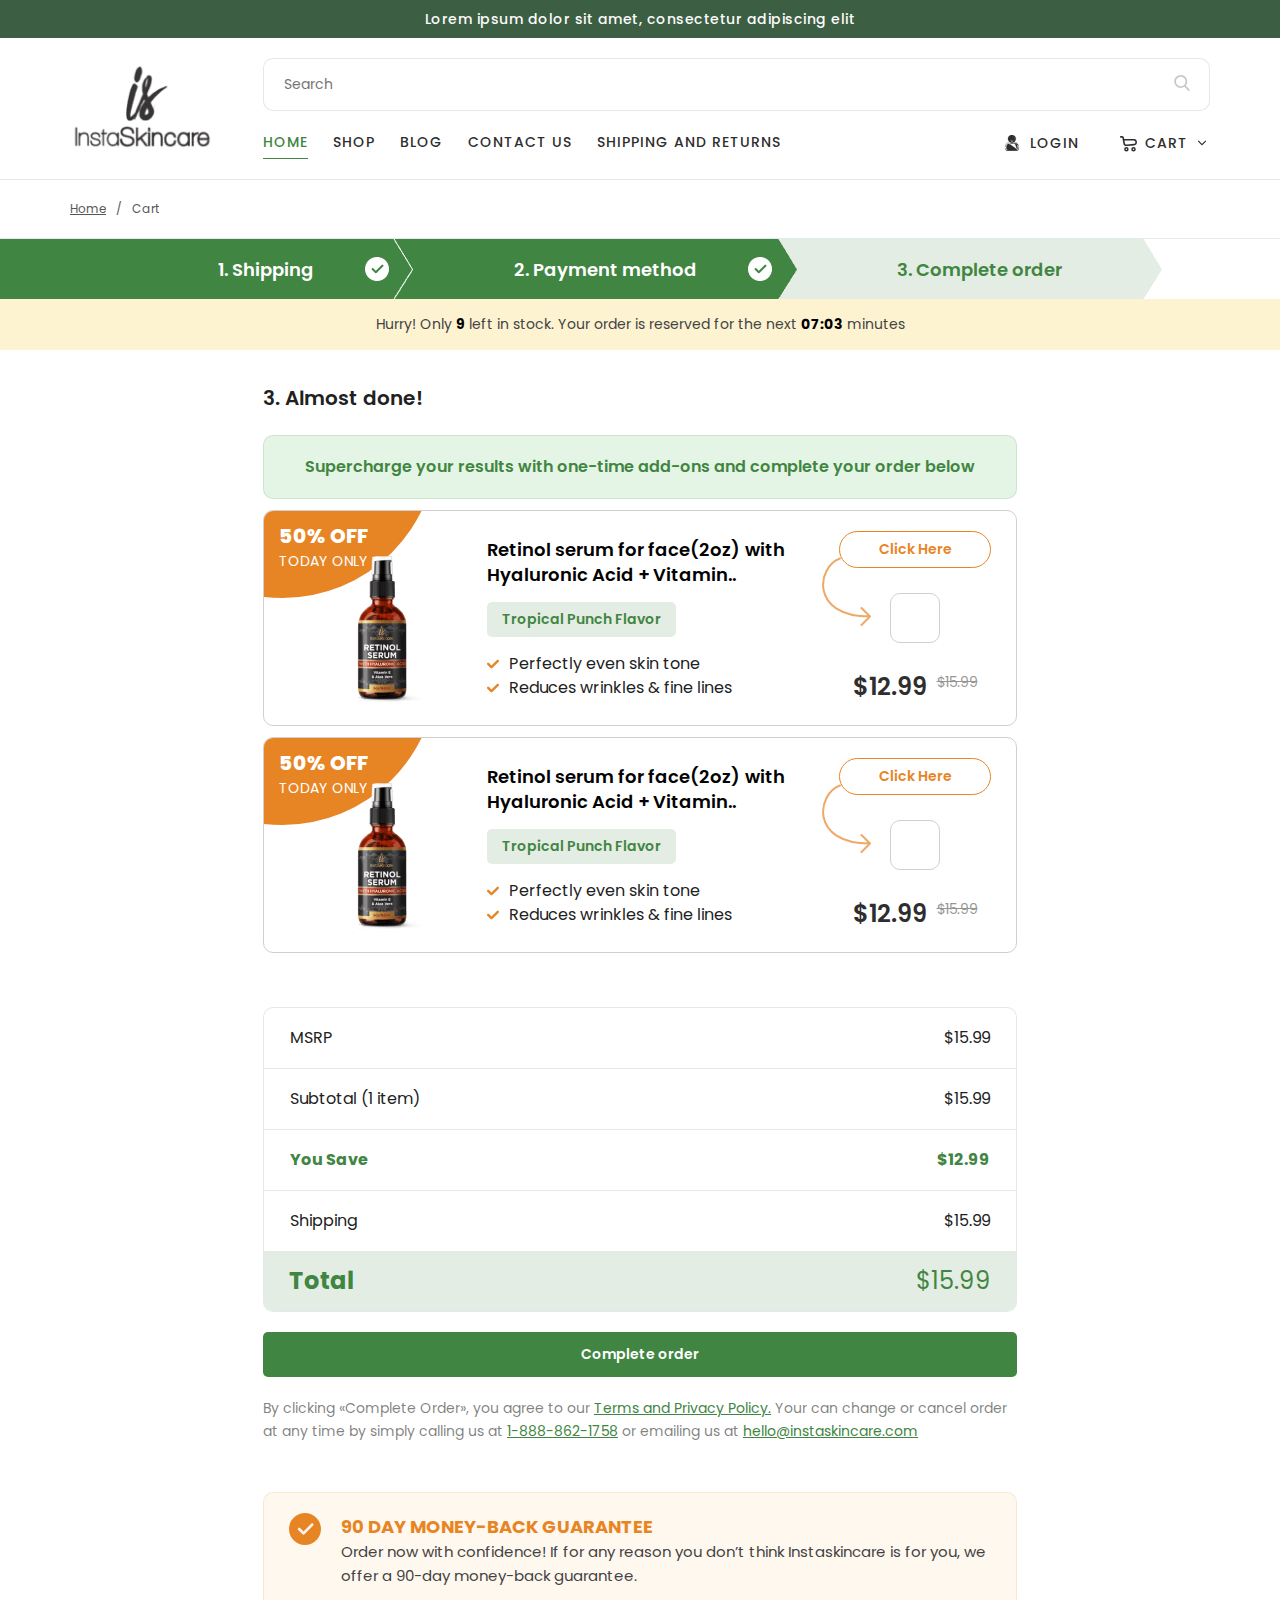
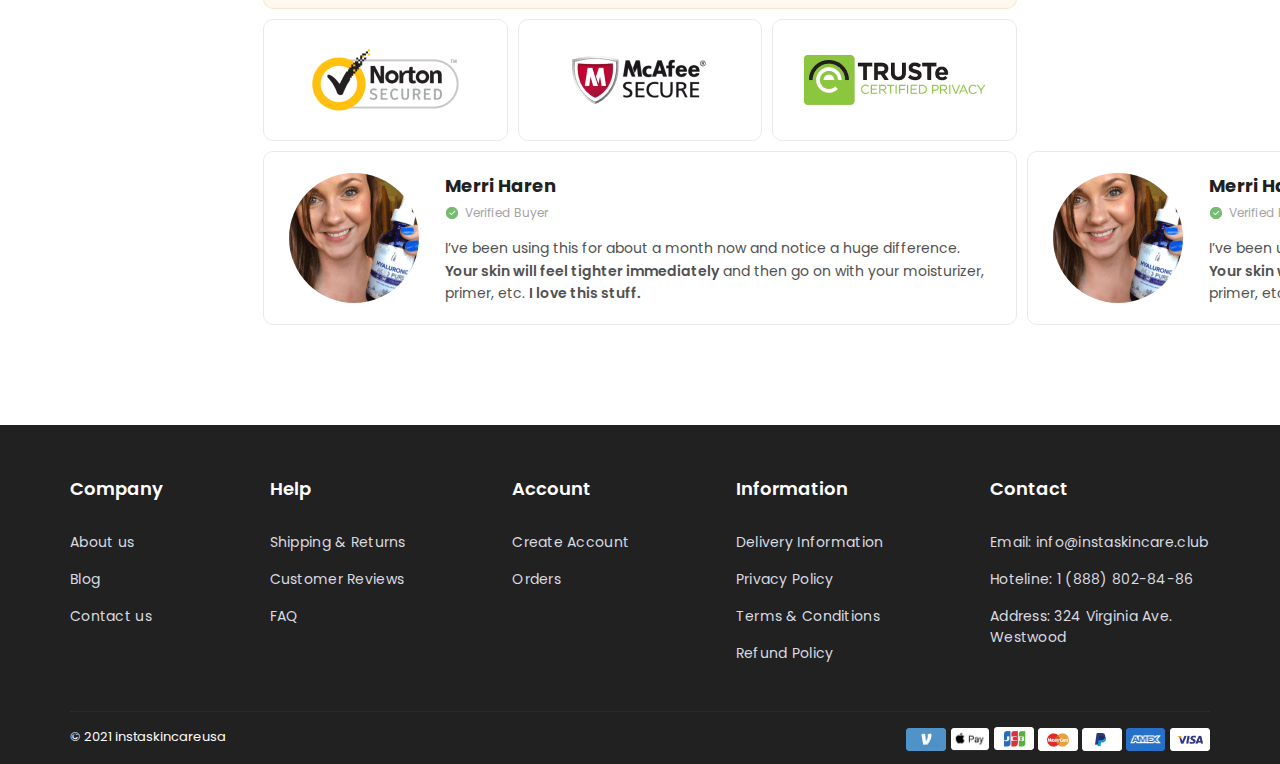
<file: app/completing.html>
<!DOCTYPE html>
<html lang="ru">
<head>
    <meta charset="UTF-8">
    <!-- Useful meta tags -->
    <meta name="viewport" content="width=device-width, initial-scale=1">
    <meta name="description" content="">
    <link rel="stylesheet" href="css/app.min.css">
    <title>Home</title>
    <link rel="preconnect" href="https://fonts.googleapis.com">
    <link rel="preconnect" href="https://fonts.gstatic.com" crossorigin>
    <link href="https://fonts.googleapis.com/css2?family=Inter:wght@100;200;300;400;500;600;700;800;900&display=swap" rel="stylesheet">
    <link href="https://fonts.googleapis.com/css2?family=Rubik:ital,wght@0,300;0,400;0,500;0,600;0,700;0,800;0,900;1,300;1,400;1,500;1,600;1,700;1,800;1,900&display=swap" rel="stylesheet">
    <link href="https://fonts.googleapis.com/css2?family=Roboto:ital,wght@0,100;0,300;0,400;0,500;0,700;0,900;1,100;1,300;1,400;1,500;1,700;1,900&display=swap" rel="stylesheet">
    <link href="https://fonts.googleapis.com/css2?family=Poppins:ital,wght@0,100;0,200;0,300;0,400;0,500;0,600;0,700;0,800;0,900;1,100;1,200;1,300;1,400;1,500;1,600;1,700;1,800;1,900&display=swap" rel="stylesheet">
    <link rel="stylesheet" href="https://unpkg.com/swiper/swiper-bundle.min.css" />
</head>
<body>
<header class="header">
    <div class="container">
        <div class="header__top">
            <span>Lorem ipsum dolor sit amet, consectetur adipiscing elit</span>
        </div>
        <div class="header__bottom">
            <div class="header__burger">
                <svg width="24" height="24" viewBox="0 0 24 24" fill="none" xmlns="http://www.w3.org/2000/svg">
                    <path d="M22.8 17.6495H1.2C0.537608 17.6495 0 18.2491 0 18.988C0 19.7268 0.537608 20.3265 1.2 20.3265H22.8C23.4624 20.3265 24 19.7268 24 18.9879C24 18.2491 23.4624 17.6495 22.8 17.6495ZM1.2 6.34694H22.8C23.4624 6.34694 24 5.74734 24 5.00848C24 4.26961 23.4624 3.67001 22.8 3.67001H1.2C0.537608 3.67006 0 4.26965 0 5.00852C0 5.74734 0.537608 6.34694 1.2 6.34694ZM22.8 10.6598H1.2C0.537608 10.6598 0 11.2594 0 11.9983C0 12.7371 0.537608 13.3367 1.2 13.3367H22.8C23.4624 13.3367 24 12.7371 24 11.9983C24 11.2594 23.4624 10.6598 22.8 10.6598Z" fill="#212121"/>
                </svg>
            </div>
            <a href="" class="header__logo">
                <img src="img/header/01.png" alt="">
            </a>
            <div class="header__right">
                <div class="header__search">
                    <input placeholder="Search" type="text">
                    <div class="header__search-button">
                        <svg width="16" height="16" viewBox="0 0 16 16" fill="none" xmlns="http://www.w3.org/2000/svg">
                            <path d="M15.4886 14.5735L11.6805 10.6129C12.6597 9.44901 13.1961 7.98455 13.1961 6.45999C13.1961 2.89801 10.2981 0 6.73612 0C3.17413 0 0.276123 2.89801 0.276123 6.45999C0.276123 10.022 3.17413 12.92 6.73612 12.92C8.07334 12.92 9.34764 12.5167 10.4371 11.751L14.2741 15.7416C14.4345 15.9082 14.6502 16 14.8813 16C15.1001 16 15.3077 15.9166 15.4653 15.7649C15.8001 15.4428 15.8107 14.9085 15.4886 14.5735ZM6.73612 1.68522C9.36899 1.68522 11.5109 3.82713 11.5109 6.45999C11.5109 9.09286 9.36899 11.2348 6.73612 11.2348C4.10325 11.2348 1.96134 9.09286 1.96134 6.45999C1.96134 3.82713 4.10325 1.68522 6.73612 1.68522Z" fill="#212121" fill-opacity="0.25"/>
                        </svg>
                    </div>
                </div>
                <div class="header__nav">
                    <div class="header__menu">
                        <a href="" class="header__link header__link_active">HOME</a>
                        <a href="" class="header__link">SHOP</a>
                        <a href="" class="header__link">BLOG</a>
                        <a href="" class="header__link">CONTACT US</a>
                        <a href="" class="header__link">SHIPPING AND RETURNS</a>
                    </div>
                    <div class="header__personal">
                        <a href="login.html" class="header__profile">
                            <div class="header__profile-img">
                                <svg width="16" height="16" viewBox="0 0 16 16" fill="none" xmlns="http://www.w3.org/2000/svg">
                                    <g clip-path="url(#clip456)">
                                        <path d="M7.88591 1.03762C7.09995 1.03762 6.45106 1.30649 5.89498 1.86258C5.33876 2.4188 5.06977 3.06781 5.06977 3.85351C5.06977 4.63946 5.33876 5.28846 5.89496 5.84455L7.88591 1.03762ZM7.88591 1.03762C8.67174 1.03762 9.32075 1.30649 9.87696 1.86257M7.88591 1.03762L9.87696 1.86257M9.87696 1.86257C10.4331 2.41879 10.702 3.06781 10.702 3.85351M9.87696 1.86257L10.702 3.85351M10.702 3.85351C10.702 4.63945 10.4331 5.28834 9.87697 5.84456M10.702 3.85351L9.87697 5.84456M9.87697 5.84456C9.87697 5.84456 9.87696 5.84457 9.87696 5.84457M9.87697 5.84456L9.87696 5.84457M9.87696 5.84457C9.32075 6.40077 8.67174 6.66964 7.88591 6.66964C7.10022 6.66964 6.45132 6.40066 5.89497 5.84455L9.87696 5.84457ZM10.6815 6.64894L10.6815 6.64894C11.4492 5.88106 11.8397 4.93901 11.8397 3.85351C11.8397 2.76838 11.4494 1.8262 10.6814 1.05808L10.6813 1.05806C9.91333 0.290304 8.97116 -0.1 7.88591 -0.1C6.80042 -0.1 5.85836 0.290304 5.09047 1.05819C4.32258 1.82608 3.93215 2.76825 3.93215 3.85351C3.93215 4.939 4.32258 5.88118 5.09047 6.64907L5.09049 6.64908C5.8586 7.41683 6.80077 7.80726 7.88591 7.80726C8.97128 7.80726 9.91346 7.41696 10.6815 6.64894Z" fill="#2E2E2E" stroke="#2E2E2E" stroke-width="0.2"/>
                                        <path d="M14.5978 11.2744L14.5978 11.2745C14.6627 11.6366 14.7069 11.9803 14.7288 12.2962M14.5978 11.2744L14.7288 12.2962M14.5978 11.2744C14.5322 10.9088 14.4476 10.5624 14.346 10.2451L14.346 10.2451M14.5978 11.2744L14.346 10.2451M14.7288 12.2962C14.7503 12.6033 14.7613 12.9236 14.7614 13.2481V13.2482C14.7614 14.1063 14.4878 14.8106 13.9411 15.3307L13.8722 15.2583M14.7288 12.2962L13.8722 15.2583M13.8722 15.2583L13.9411 15.3307C13.4023 15.8434 12.692 16.0999 11.839 16.0999H4.13489C3.28163 16.0999 2.57137 15.8434 2.03263 15.3307M13.8722 15.2583L2.03263 15.3307M14.346 10.2451C14.2403 9.91525 14.097 9.58984 13.9197 9.27824M14.346 10.2451L9.80944 8.33065M10.5157 7.99426C10.8208 7.79565 10.9788 7.72864 11.1421 7.72864C11.558 7.72864 11.9468 7.79895 12.2976 7.93774C12.6497 8.07727 12.9541 8.26855 13.2028 8.50647M10.5157 7.99426L14.2507 10.2756C14.1472 9.95251 14.0067 9.63342 13.8328 9.32763M10.5157 7.99426C10.328 8.1167 10.1084 8.2583 9.86328 8.41492L10.5157 7.99426ZM13.2028 8.50647C13.4406 8.73388 13.6525 9.01025 13.8328 9.32763M13.2028 8.50647L13.2719 8.43421C13.2719 8.43421 13.2719 8.4342 13.2719 8.4342M13.2028 8.50647L13.2719 8.4342M13.8328 9.32763L13.9197 9.27824M13.8328 9.32763L13.9197 9.27819C13.9197 9.27821 13.9197 9.27822 13.9197 9.27824M13.9197 9.27824C13.7351 8.95334 13.5174 8.66904 13.2719 8.4342M13.2719 8.4342C13.013 8.18651 12.6973 7.98858 12.3345 7.84478L12.3344 7.84476C11.9707 7.70087 11.5693 7.62864 11.1421 7.62864C10.9467 7.62864 10.7669 7.71142 10.4612 7.91046L10.4611 7.9105C10.2737 8.03273 10.0544 8.17416 9.80944 8.33065M9.80944 8.33065C9.60957 8.45798 9.33434 8.57993 8.98831 8.6917L8.98826 8.69172C8.65555 8.79938 8.31851 8.85373 7.98645 8.85373C7.65464 8.85373 7.31759 8.79938 6.98462 8.69171L6.98459 8.6917C6.63886 8.58003 6.36353 8.45807 6.16408 8.33077L9.80944 8.33065ZM2.70125 8.43434L2.70125 8.43434C2.96037 8.1864 3.27622 7.98846 3.63883 7.84489L2.70125 8.43434ZM2.70125 8.43434C2.45572 8.66928 2.23801 8.95345 2.05355 9.27824M2.70125 8.43434L1.62741 10.2453M1.62741 10.2453L1.62742 10.2453C1.73311 9.91509 1.87657 9.5898 2.05355 9.27824M1.62741 10.2453C1.52595 10.5626 1.44133 10.9088 1.3757 11.2744L1.62741 10.2453ZM2.05355 9.27824L2.1405 9.32763L2.05355 9.27825C2.05355 9.27825 2.05355 9.27824 2.05355 9.27824ZM2.03263 15.3307L2.03259 15.3307C1.4861 14.8102 1.2125 14.1062 1.2125 13.2483L2.03263 15.3307ZM13.1568 14.5065L13.1568 14.5065C13.4673 14.211 13.6236 13.8047 13.6238 13.2483C13.6236 12.9498 13.6137 12.6563 13.594 12.3757L13.5935 12.3686H13.5935C13.5743 12.0963 13.5355 11.7958 13.4781 11.4753C13.4212 11.1579 13.3486 10.8607 13.2625 10.592C13.181 10.3373 13.0694 10.0842 12.9307 9.84033L12.9306 9.84029C12.7993 9.60919 12.6493 9.41299 12.4854 9.25622L12.5546 9.18396L12.4854 9.25621C12.3353 9.11258 12.1441 8.99298 11.9157 8.90255C11.7142 8.82284 11.4869 8.77722 11.2379 8.76793C11.2054 8.78618 11.1553 8.81599 11.0825 8.86342C11.0824 8.86344 11.0824 8.86346 11.0824 8.86348L11.0278 8.77966L13.1568 14.5065ZM13.1568 14.5065C12.8381 14.8098 12.4116 14.9622 11.8389 14.9622H4.13489C3.56204 14.9622 3.13553 14.8098 2.81699 14.5067C2.50641 14.211 2.35012 13.8045 2.35012 13.2483C2.35012 12.9506 2.35994 12.6569 2.37954 12.3752L2.37955 12.3752C2.39854 12.1006 2.43745 11.7979 2.4954 11.4754L2.4954 11.4754C2.55247 11.1577 2.62496 10.8604 2.71084 10.5921C2.7925 10.3372 2.90404 10.0842 3.04261 9.8402C3.17392 9.60933 3.32395 9.41311 3.48786 9.25619L3.48786 9.25619C3.63796 9.11247 3.8291 8.993 4.05767 8.90255L4.05768 8.90255C4.25906 8.82284 4.48641 8.77722 4.73523 8.76793C4.76776 8.78617 4.81786 8.81593 4.89069 8.86343L4.89071 8.86344C5.08375 8.98924 5.30618 9.13272 5.55201 9.28972L5.55208 9.28976C5.83817 9.47216 6.20323 9.63479 6.63476 9.7741L13.1568 14.5065ZM6.16403 8.33074C5.92144 8.17572 5.70198 8.0343 5.51175 7.91036L6.16403 8.33074ZM4.83105 7.62852C4.40373 7.62852 4.00242 7.70088 3.63885 7.84489L4.83105 7.62852ZM1.37569 11.2744C1.3107 11.6361 1.26662 11.9799 1.24472 12.2965L1.37569 11.2744Z" fill="#2E2E2E" stroke="#2E2E2E" stroke-width="0.2"/>
                                    </g>
                                    <defs>
                                        <clipPath id="clip456">
                                            <rect width="16" height="16" fill="white"/>
                                        </clipPath>
                                    </defs>
                                </svg>
                            </div>
                            <div class="header__profile-top">
                                <span>LOGIN</span>
                            </div>
                        </a>
                        <div class="header__cart">
                            <div class="header__cart-img">
                                <svg width="19" height="18" viewBox="0 0 19 18" fill="none" xmlns="http://www.w3.org/2000/svg">
                                    <path d="M1.75 1.875H2.65424C3.13263 1.875 3.37183 1.875 3.56628 1.96174C3.73771 2.03821 3.88415 2.16138 3.98886 2.31717C4.10763 2.49388 4.14862 2.72954 4.23058 3.20085L4.45652 4.5M4.45652 4.5L4.99173 7.57743C5.17091 8.60771 5.26049 9.12285 5.52583 9.49395C5.75945 9.8207 6.08606 10.0695 6.46311 10.208C6.89132 10.3654 7.41176 10.315 8.45264 10.2143L14.9605 9.58447C15.2954 9.55205 15.4629 9.53585 15.6046 9.50086C16.3933 9.30603 16.9859 8.65339 17.1038 7.84952C17.125 7.70514 17.125 7.53688 17.125 7.20038V7.20038C17.125 6.84286 17.125 6.6641 17.1019 6.51329C16.9726 5.6714 16.3244 5.00372 15.4867 4.84966C15.3367 4.82206 15.158 4.81677 14.8006 4.8062L4.45652 4.5Z" stroke="#2E2E2E" stroke-width="1.6" stroke-linecap="round" stroke-linejoin="round"/>
                                    <ellipse cx="7.375" cy="14.25" rx="1.5" ry="1.5" stroke="#2E2E2E" stroke-width="1.5"/>
                                    <ellipse cx="14.5" cy="14.25" rx="1.5" ry="1.5" stroke="#2E2E2E" stroke-width="1.5"/>
                                </svg>
                            </div>
                            <div class="header__cart-top">
                                <span>CART</span>
                            </div>
                            <div class="header__cart-bottom">
                                <div class="header__cart-products">
                                    <div class="header__cart-product">
                                        <div class="header__cart-product-img">
                                            <img src="img/header/04.png" alt="">
                                        </div>
                                        <div class="header__cart-product-text">
                                            <div class="header__cart-text-left">
                                                <p>
                                                    Hyaluronic Acid for Face - 100% Pure Medical Quality Clinical Strength Formul...
                                                </p>
                                                <div class="header__cart-prices">
                                                    <span>1</span>
                                                    <span>x</span>
                                                    <span>$15.99</span>
                                                </div>
                                            </div>
                                            <div class="header__cart-remove">
                                                <svg width="10" height="10" viewBox="0 0 10 10" fill="none" xmlns="http://www.w3.org/2000/svg">
                                                    <path fill-rule="evenodd" clip-rule="evenodd" d="M4.64645 3.40745C4.84171 3.60272 5.15829 3.60272 5.35355 3.40745L8.40745 0.353553C8.60272 0.158291 8.9193 0.158291 9.11456 0.353553L9.64645 0.88544C9.84171 1.0807 9.84171 1.39728 9.64645 1.59255L6.59255 4.64645C6.39728 4.84171 6.39728 5.15829 6.59255 5.35355L9.64645 8.40745C9.84171 8.60272 9.84171 8.9193 9.64645 9.11456L9.11456 9.64645C8.9193 9.84171 8.60272 9.84171 8.40745 9.64645L5.35355 6.59255C5.15829 6.39728 4.84171 6.39728 4.64645 6.59255L1.59255 9.64645C1.39728 9.84171 1.0807 9.84171 0.88544 9.64645L0.353553 9.11456C0.158291 8.9193 0.158291 8.60272 0.353554 8.40745L3.40745 5.35355C3.60272 5.15829 3.60272 4.84171 3.40745 4.64645L0.353553 1.59255C0.158291 1.39728 0.158291 1.0807 0.353553 0.88544L0.88544 0.353553C1.0807 0.158291 1.39728 0.158291 1.59255 0.353554L4.64645 3.40745Z" fill="#DC5151"/>
                                                </svg>
                                            </div>
                                        </div>
                                    </div>
                                    <div class="header__cart-product">
                                        <div class="header__cart-product-img">
                                            <img src="img/header/04.png" alt="">
                                        </div>
                                        <div class="header__cart-product-text">
                                            <div class="header__cart-text-left">
                                                <p>
                                                    Hyaluronic Acid for Face - 100% Pure Medical Quality Clinical Strength Formul...
                                                </p>
                                                <div class="header__cart-prices">
                                                    <span>1</span>
                                                    <span>x</span>
                                                    <span>$15.99</span>
                                                </div>
                                            </div>
                                            <div class="header__cart-remove">
                                                <svg width="10" height="10" viewBox="0 0 10 10" fill="none" xmlns="http://www.w3.org/2000/svg">
                                                    <path fill-rule="evenodd" clip-rule="evenodd" d="M4.64645 3.40745C4.84171 3.60272 5.15829 3.60272 5.35355 3.40745L8.40745 0.353553C8.60272 0.158291 8.9193 0.158291 9.11456 0.353553L9.64645 0.88544C9.84171 1.0807 9.84171 1.39728 9.64645 1.59255L6.59255 4.64645C6.39728 4.84171 6.39728 5.15829 6.59255 5.35355L9.64645 8.40745C9.84171 8.60272 9.84171 8.9193 9.64645 9.11456L9.11456 9.64645C8.9193 9.84171 8.60272 9.84171 8.40745 9.64645L5.35355 6.59255C5.15829 6.39728 4.84171 6.39728 4.64645 6.59255L1.59255 9.64645C1.39728 9.84171 1.0807 9.84171 0.88544 9.64645L0.353553 9.11456C0.158291 8.9193 0.158291 8.60272 0.353554 8.40745L3.40745 5.35355C3.60272 5.15829 3.60272 4.84171 3.40745 4.64645L0.353553 1.59255C0.158291 1.39728 0.158291 1.0807 0.353553 0.88544L0.88544 0.353553C1.0807 0.158291 1.39728 0.158291 1.59255 0.353554L4.64645 3.40745Z" fill="#DC5151"/>
                                                </svg>
                                            </div>
                                        </div>
                                    </div>
                                </div>
                                <div class="header__cart-nav">
                                    <div class="header__cart-subtotal">
                                        <span>
                                            Subtotal:
                                        </span>
                                        <span>
                                            $15.99
                                        </span>
                                    </div>
                                    <div class="header__cart-buttons">
                                        <div class="header__cart-button">
                                            View cart
                                        </div>
                                        <div class="header__cart-button">
                                            Checkout
                                        </div>
                                    </div>
                                </div>
                                <div class="header__cart-desc">
                                    <div class="header__cart-desc-item">
                                        <svg width="18" height="18" viewBox="0 0 18 18" fill="none" xmlns="http://www.w3.org/2000/svg">
                                            <path d="M13.5946 10.7017C12.3435 10.7017 11.3257 11.7195 11.3257 12.9706C11.3257 14.2217 12.3435 15.2395 13.5946 15.2395C14.8459 15.2395 15.8635 14.2217 15.8635 12.9706C15.8635 11.7195 14.8457 10.7017 13.5946 10.7017ZM13.5946 14.105C12.969 14.105 12.4601 13.5962 12.4601 12.9706C12.4601 12.3449 12.969 11.8361 13.5946 11.8361C14.2202 11.8361 14.7291 12.3449 14.7291 12.9706C14.7291 13.5962 14.2202 14.105 13.5946 14.105Z" fill="black"/>
                                            <path d="M5.84264 10.7017C4.59154 10.7017 3.57373 11.7195 3.57373 12.9706C3.57373 14.2217 4.59154 15.2395 5.84264 15.2395C7.09375 15.2395 8.11156 14.2217 8.11156 12.9706C8.11156 11.7195 7.09375 10.7017 5.84264 10.7017ZM5.84264 14.105C5.217 14.105 4.70819 13.5962 4.70819 12.9706C4.70819 12.3449 5.217 11.8361 5.84264 11.8361C6.46811 11.8361 6.9771 12.3449 6.9771 12.9706C6.9771 13.5962 6.46828 14.105 5.84264 14.105Z" fill="black"/>
                                            <path d="M15.1227 4.20726C15.0263 4.01573 14.8302 3.8949 14.6158 3.8949H11.6284V5.02936H14.266L15.8106 8.10146L16.8244 7.59169L15.1227 4.20726Z" fill="black"/>
                                            <path d="M11.8926 12.4224H7.60059V13.5568H11.8926V12.4224Z" fill="black"/>
                                            <path d="M4.1405 12.4224H2.17414C1.86083 12.4224 1.60693 12.6763 1.60693 12.9896C1.60693 13.3029 1.86087 13.5568 2.17414 13.5568H4.14054C4.45385 13.5568 4.70775 13.3029 4.70775 12.9896C4.70775 12.6763 4.45382 12.4224 4.1405 12.4224Z" fill="black"/>
                                            <path d="M17.8806 8.95461L16.7649 7.51763C16.6577 7.37922 16.4923 7.29829 16.317 7.29829H12.1951V3.32771C12.1951 3.0144 11.9412 2.7605 11.6279 2.7605H2.17414C1.86083 2.7605 1.60693 3.01443 1.60693 3.32771C1.60693 3.64099 1.86087 3.89492 2.17414 3.89492H11.0607V7.8655C11.0607 8.17881 11.3146 8.43271 11.6279 8.43271H16.0392L16.8653 9.49682V12.4222H15.2959C14.9826 12.4222 14.7287 12.6761 14.7287 12.9894C14.7287 13.3027 14.9827 13.5566 15.2959 13.5566H17.4325C17.7458 13.5566 17.9997 13.3027 17.9997 12.9894V9.30251C17.9997 9.17658 17.9578 9.05406 17.8806 8.95461Z" fill="black"/>
                                            <path d="M4.10274 9.54834H1.49348C1.18017 9.54834 0.92627 9.80227 0.92627 10.1156C0.92627 10.4289 1.1802 10.6828 1.49348 10.6828H4.10271C4.41602 10.6828 4.66992 10.4288 4.66992 10.1156C4.66995 9.80227 4.41602 9.54834 4.10274 9.54834Z" fill="black"/>
                                            <path d="M5.40756 7.31714H0.567211C0.253934 7.31714 0 7.57107 0 7.88438C0 8.1977 0.253934 8.4516 0.567211 8.4516H5.40756C5.72087 8.4516 5.97477 8.19766 5.97477 7.88438C5.97477 7.57111 5.72087 7.31714 5.40756 7.31714Z" fill="black"/>
                                            <path d="M6.33383 5.08618H1.49348C1.18017 5.08618 0.92627 5.34012 0.92627 5.65339C0.92627 5.96671 1.1802 6.2206 1.49348 6.2206H6.33383C6.64714 6.2206 6.90104 5.96667 6.90104 5.65339C6.90107 5.34012 6.64714 5.08618 6.33383 5.08618Z" fill="black"/>
                                        </svg>
                                        <p>
                                            <span>Fast Shipping!</span> Orders ship within 48 hours.
                                        </p>
                                    </div>
                                    <div class="header__cart-desc-item">
                                        <svg width="18" height="18" viewBox="0 0 18 18" fill="none" xmlns="http://www.w3.org/2000/svg">
                                            <g clip-path="url(#clip0)">
                                                <path d="M16.543 4.63467C16.5338 4.1487 16.5249 3.6896 16.5249 3.24546C16.5249 2.89751 16.2429 2.61542 15.8949 2.61542C13.2004 2.61542 11.1489 1.84105 9.43885 0.178398C9.19422 -0.0595079 8.80494 -0.0594239 8.5604 0.178398C6.85054 1.84105 4.79936 2.61542 2.10503 2.61542C1.75707 2.61542 1.47498 2.89751 1.47498 3.24546C1.47498 3.68969 1.46624 4.14895 1.45692 4.63501C1.37056 9.15756 1.25228 15.3514 8.79326 17.9653C8.86013 17.9885 8.92986 18.0001 8.99958 18.0001C9.06931 18.0001 9.13912 17.9885 9.2059 17.9653C16.7475 15.3513 16.6294 9.15731 16.543 4.63467ZM8.99967 16.7014C2.53228 14.352 2.63007 9.20536 2.71684 4.65903C2.72205 4.38618 2.72709 4.12173 2.73062 3.86249C5.25417 3.75597 7.27216 2.99126 8.99967 1.48637C10.7273 2.99126 12.7457 3.75605 15.2694 3.86249C15.2729 4.12165 15.2779 4.38593 15.2832 4.65861C15.3699 9.20511 15.4676 14.3519 8.99967 16.7014Z" fill="black"/>
                                                <path d="M11.1695 6.81133L8.12852 9.85211L6.83088 8.55446C6.58483 8.30849 6.18588 8.30849 5.93991 8.55446C5.69386 8.8006 5.69386 9.19946 5.93991 9.44552L7.68304 11.1886C7.80602 11.3116 7.96732 11.3731 8.12852 11.3731C8.28973 11.3731 8.45102 11.3116 8.57401 11.1886L12.0603 7.70238C12.3065 7.45633 12.3065 7.05738 12.0604 6.81141C11.8145 6.56536 11.4155 6.56528 11.1695 6.81133Z" fill="black"/>
                                            </g>
                                            <defs>
                                                <clipPath id="clip0">
                                                    <rect width="18" height="18" fill="white"/>
                                                </clipPath>
                                            </defs>
                                        </svg>
                                        <p><span>Order with confidence.</span> We have a 90 day love it guarantee. If you don’t love your experience with any SkinnyFit product, we’ll refund you—even if you send us an empty container!</p>
                                    </div>
                                </div>
                            </div>
                        </div>
                    </div>
                </div>
            </div>
        </div>
        <div class="header__mob">
            <div class="header__mob-wrapper">
                <div class="header__mob-search">
                    <input type="text" placeholder="Search">
                    <div class="header__bom-search-btn">
                        <svg width="16" height="16" viewBox="0 0 16 16" fill="none" xmlns="http://www.w3.org/2000/svg">
                            <path d="M15.4886 14.5735L11.6805 10.6129C12.6597 9.44901 13.1961 7.98455 13.1961 6.45999C13.1961 2.89801 10.2981 0 6.73612 0C3.17413 0 0.276123 2.89801 0.276123 6.45999C0.276123 10.022 3.17413 12.92 6.73612 12.92C8.07334 12.92 9.34764 12.5167 10.4371 11.751L14.2741 15.7416C14.4345 15.9082 14.6502 16 14.8813 16C15.1001 16 15.3077 15.9166 15.4653 15.7649C15.8001 15.4428 15.8107 14.9085 15.4886 14.5735ZM6.73612 1.68522C9.36899 1.68522 11.5109 3.82713 11.5109 6.45999C11.5109 9.09286 9.36899 11.2348 6.73612 11.2348C4.10325 11.2348 1.96134 9.09286 1.96134 6.45999C1.96134 3.82713 4.10325 1.68522 6.73612 1.68522Z" fill="#212121" fill-opacity="0.25"/>
                        </svg>
                    </div>
                </div>
                <nav>
                    <ul class="header__mob-menu">
                        <li class="header__mob-link header__mob-link_active">
                            <a href="">
                                HOME
                            </a>
                        </li>
                        <li class="header__mob-link">
                            <a href="">
                                SHOP
                            </a>
                        </li>
                        <li class="header__mob-link">
                            <a href="">
                                BLOG
                            </a>
                        </li>
                        <li class="header__mob-link">
                            <a href="">
                                CONTACT US
                            </a>
                        </li>
                        <li class="header__mob-link">
                            <a href="">
                                SHIPPING AND RETURN
                            </a>
                        </li>
                    </ul>
                </nav>
                <a href="login.html" class="header__mob-login">
                    <svg width="16" height="16" viewBox="0 0 16 16" fill="none" xmlns="http://www.w3.org/2000/svg">
                        <g clip-path="url(#clip456)">
                            <path d="M7.88591 1.03762C7.09995 1.03762 6.45106 1.30649 5.89498 1.86258C5.33876 2.4188 5.06977 3.06781 5.06977 3.85351C5.06977 4.63946 5.33876 5.28846 5.89496 5.84455L7.88591 1.03762ZM7.88591 1.03762C8.67174 1.03762 9.32075 1.30649 9.87696 1.86257M7.88591 1.03762L9.87696 1.86257M9.87696 1.86257C10.4331 2.41879 10.702 3.06781 10.702 3.85351M9.87696 1.86257L10.702 3.85351M10.702 3.85351C10.702 4.63945 10.4331 5.28834 9.87697 5.84456M10.702 3.85351L9.87697 5.84456M9.87697 5.84456C9.87697 5.84456 9.87696 5.84457 9.87696 5.84457M9.87697 5.84456L9.87696 5.84457M9.87696 5.84457C9.32075 6.40077 8.67174 6.66964 7.88591 6.66964C7.10022 6.66964 6.45132 6.40066 5.89497 5.84455L9.87696 5.84457ZM10.6815 6.64894L10.6815 6.64894C11.4492 5.88106 11.8397 4.93901 11.8397 3.85351C11.8397 2.76838 11.4494 1.8262 10.6814 1.05808L10.6813 1.05806C9.91333 0.290304 8.97116 -0.1 7.88591 -0.1C6.80042 -0.1 5.85836 0.290304 5.09047 1.05819C4.32258 1.82608 3.93215 2.76825 3.93215 3.85351C3.93215 4.939 4.32258 5.88118 5.09047 6.64907L5.09049 6.64908C5.8586 7.41683 6.80077 7.80726 7.88591 7.80726C8.97128 7.80726 9.91346 7.41696 10.6815 6.64894Z" fill="#2E2E2E" stroke="#2E2E2E" stroke-width="0.2"/>
                            <path d="M14.5978 11.2744L14.5978 11.2745C14.6627 11.6366 14.7069 11.9803 14.7288 12.2962M14.5978 11.2744L14.7288 12.2962M14.5978 11.2744C14.5322 10.9088 14.4476 10.5624 14.346 10.2451L14.346 10.2451M14.5978 11.2744L14.346 10.2451M14.7288 12.2962C14.7503 12.6033 14.7613 12.9236 14.7614 13.2481V13.2482C14.7614 14.1063 14.4878 14.8106 13.9411 15.3307L13.8722 15.2583M14.7288 12.2962L13.8722 15.2583M13.8722 15.2583L13.9411 15.3307C13.4023 15.8434 12.692 16.0999 11.839 16.0999H4.13489C3.28163 16.0999 2.57137 15.8434 2.03263 15.3307M13.8722 15.2583L2.03263 15.3307M14.346 10.2451C14.2403 9.91525 14.097 9.58984 13.9197 9.27824M14.346 10.2451L9.80944 8.33065M10.5157 7.99426C10.8208 7.79565 10.9788 7.72864 11.1421 7.72864C11.558 7.72864 11.9468 7.79895 12.2976 7.93774C12.6497 8.07727 12.9541 8.26855 13.2028 8.50647M10.5157 7.99426L14.2507 10.2756C14.1472 9.95251 14.0067 9.63342 13.8328 9.32763M10.5157 7.99426C10.328 8.1167 10.1084 8.2583 9.86328 8.41492L10.5157 7.99426ZM13.2028 8.50647C13.4406 8.73388 13.6525 9.01025 13.8328 9.32763M13.2028 8.50647L13.2719 8.43421C13.2719 8.43421 13.2719 8.4342 13.2719 8.4342M13.2028 8.50647L13.2719 8.4342M13.8328 9.32763L13.9197 9.27824M13.8328 9.32763L13.9197 9.27819C13.9197 9.27821 13.9197 9.27822 13.9197 9.27824M13.9197 9.27824C13.7351 8.95334 13.5174 8.66904 13.2719 8.4342M13.2719 8.4342C13.013 8.18651 12.6973 7.98858 12.3345 7.84478L12.3344 7.84476C11.9707 7.70087 11.5693 7.62864 11.1421 7.62864C10.9467 7.62864 10.7669 7.71142 10.4612 7.91046L10.4611 7.9105C10.2737 8.03273 10.0544 8.17416 9.80944 8.33065M9.80944 8.33065C9.60957 8.45798 9.33434 8.57993 8.98831 8.6917L8.98826 8.69172C8.65555 8.79938 8.31851 8.85373 7.98645 8.85373C7.65464 8.85373 7.31759 8.79938 6.98462 8.69171L6.98459 8.6917C6.63886 8.58003 6.36353 8.45807 6.16408 8.33077L9.80944 8.33065ZM2.70125 8.43434L2.70125 8.43434C2.96037 8.1864 3.27622 7.98846 3.63883 7.84489L2.70125 8.43434ZM2.70125 8.43434C2.45572 8.66928 2.23801 8.95345 2.05355 9.27824M2.70125 8.43434L1.62741 10.2453M1.62741 10.2453L1.62742 10.2453C1.73311 9.91509 1.87657 9.5898 2.05355 9.27824M1.62741 10.2453C1.52595 10.5626 1.44133 10.9088 1.3757 11.2744L1.62741 10.2453ZM2.05355 9.27824L2.1405 9.32763L2.05355 9.27825C2.05355 9.27825 2.05355 9.27824 2.05355 9.27824ZM2.03263 15.3307L2.03259 15.3307C1.4861 14.8102 1.2125 14.1062 1.2125 13.2483L2.03263 15.3307ZM13.1568 14.5065L13.1568 14.5065C13.4673 14.211 13.6236 13.8047 13.6238 13.2483C13.6236 12.9498 13.6137 12.6563 13.594 12.3757L13.5935 12.3686H13.5935C13.5743 12.0963 13.5355 11.7958 13.4781 11.4753C13.4212 11.1579 13.3486 10.8607 13.2625 10.592C13.181 10.3373 13.0694 10.0842 12.9307 9.84033L12.9306 9.84029C12.7993 9.60919 12.6493 9.41299 12.4854 9.25622L12.5546 9.18396L12.4854 9.25621C12.3353 9.11258 12.1441 8.99298 11.9157 8.90255C11.7142 8.82284 11.4869 8.77722 11.2379 8.76793C11.2054 8.78618 11.1553 8.81599 11.0825 8.86342C11.0824 8.86344 11.0824 8.86346 11.0824 8.86348L11.0278 8.77966L13.1568 14.5065ZM13.1568 14.5065C12.8381 14.8098 12.4116 14.9622 11.8389 14.9622H4.13489C3.56204 14.9622 3.13553 14.8098 2.81699 14.5067C2.50641 14.211 2.35012 13.8045 2.35012 13.2483C2.35012 12.9506 2.35994 12.6569 2.37954 12.3752L2.37955 12.3752C2.39854 12.1006 2.43745 11.7979 2.4954 11.4754L2.4954 11.4754C2.55247 11.1577 2.62496 10.8604 2.71084 10.5921C2.7925 10.3372 2.90404 10.0842 3.04261 9.8402C3.17392 9.60933 3.32395 9.41311 3.48786 9.25619L3.48786 9.25619C3.63796 9.11247 3.8291 8.993 4.05767 8.90255L4.05768 8.90255C4.25906 8.82284 4.48641 8.77722 4.73523 8.76793C4.76776 8.78617 4.81786 8.81593 4.89069 8.86343L4.89071 8.86344C5.08375 8.98924 5.30618 9.13272 5.55201 9.28972L5.55208 9.28976C5.83817 9.47216 6.20323 9.63479 6.63476 9.7741L13.1568 14.5065ZM6.16403 8.33074C5.92144 8.17572 5.70198 8.0343 5.51175 7.91036L6.16403 8.33074ZM4.83105 7.62852C4.40373 7.62852 4.00242 7.70088 3.63885 7.84489L4.83105 7.62852ZM1.37569 11.2744C1.3107 11.6361 1.26662 11.9799 1.24472 12.2965L1.37569 11.2744Z" fill="#2E2E2E" stroke="#2E2E2E" stroke-width="0.2"/>
                        </g>
                        <defs>
                            <clipPath id="clip456">
                                <rect width="16" height="16" fill="white"/>
                            </clipPath>
                        </defs>
                    </svg>
                    <span>
                        LOGIN
                    </span>
                </a>
            </div>

        </div>
    </div>
</header>
<main class="main">
    <section class="position">
        <div class="container">
            <div class="position__item">
                <a href="">Home</a>
                <span>/</span>
            </div>
            <div class="position__item">
                <a href="">Cart</a>
                <span>/</span>
            </div>
        </div>
    </section>
    <section class="completing">
        <div class="container">
            <div class="completing__navigation">
                <div class="completing__navigation-left"></div>
                <div class="completing__navigation-all">
                    <div class="completing__navigation-item">
                        <span>1. Shipping</span>
                    </div>
                    <div class="completing__navigation-item">
                        <span>2. Payment method</span>
                    </div>
                    <div class="completing__navigation-item">
                        <span>3. Complete order</span>
                    </div>
                </div>
                <div class="completing__navigation-right"></div>
            </div>
            <div class="completing__reserved">
                Hurry! Only <span>9</span> left in stock. Your order is reserved for the next <span>07:03</span> minutes
            </div>
            <div class="completing__wrapper">
                <h1>3. Almost done!</h1>
                <div class="completing__supercharge">
                    Supercharge your results with one-time add-ons and complete your order below
                </div>
                <div class="completing__banners">
                    <div class="completing__banner">
                        <div class="completing__banner-img">
                            <img src="img/completing/01.png" alt="">
                            <div class="completing__banner-img-text">
                                <span>50% OFF</span>
                                <span>Today only</span>
                            </div>
                            <div class="completing__banner-circle"></div>
                        </div>
                        <div class="completing__banner-text">
                            <div class="completing__banner-name">
                                Retinol serum for face(2oz) with Hyaluronic Acid + Vitamin..
                            </div>
                            <div class="completing__banner-tropical">
                                Tropical Punch Flavor
                            </div>
                            <div class="completing__banner-checks">
                                <div class="completing__banner-check">
                                    <svg width="12" height="12" viewBox="0 0 12 12" fill="none" xmlns="http://www.w3.org/2000/svg">
                                        <g clip-path="url(#clipf)">
                                            <path d="M11.6485 3.68413L5.31801 10.0142C4.84923 10.4831 4.08879 10.4831 3.61957 10.0142L0.351719 6.7461C-0.11724 6.27723 -0.11724 5.51671 0.351719 5.04775C0.820767 4.5787 1.58115 4.5787 2.04999 5.04757L4.46904 7.46666L9.94998 1.98569C10.419 1.51664 11.1795 1.51699 11.6483 1.98569C12.1172 2.45464 12.1172 3.2149 11.6485 3.68413Z" fill="#E78525"/>
                                        </g>
                                        <defs>
                                            <clipPath id="clipf">
                                                <rect width="12" height="12" fill="white"/>
                                            </clipPath>
                                        </defs>
                                    </svg>

                                    <span>Perfectly even skin tone </span>
                                </div>
                                <div class="completing__banner-check">
                                    <svg width="12" height="12" viewBox="0 0 12 12" fill="none" xmlns="http://www.w3.org/2000/svg">
                                        <g clip-path="url(#clipf)">
                                            <path d="M11.6485 3.68413L5.31801 10.0142C4.84923 10.4831 4.08879 10.4831 3.61957 10.0142L0.351719 6.7461C-0.11724 6.27723 -0.11724 5.51671 0.351719 5.04775C0.820767 4.5787 1.58115 4.5787 2.04999 5.04757L4.46904 7.46666L9.94998 1.98569C10.419 1.51664 11.1795 1.51699 11.6483 1.98569C12.1172 2.45464 12.1172 3.2149 11.6485 3.68413Z" fill="#E78525"/>
                                        </g>
                                        <defs>
                                            <clipPath id="clipf">
                                                <rect width="12" height="12" fill="white"/>
                                            </clipPath>
                                        </defs>
                                    </svg>
                                    <span>Reduces wrinkles & fine lines</span>
                                </div>
                            </div>
                        </div>
                        <div class="completing__banner-right">
                            <svg class="completing__banner-arrow" width="49" height="69" viewBox="0 0 49 69" fill="none" xmlns="http://www.w3.org/2000/svg">
                                <path d="M17.9997 1.5C-5.00048 9.5 -12.5004 59.5 48 59.5M48 59.5L39.5 51M48 59.5L39.5 68" stroke="#E78525" stroke-opacity="0.7" stroke-width="2" stroke-linecap="round" stroke-linejoin="round"/>
                            </svg>
                            <div class="completing__banner-click">
                                Click Here
                            </div>
                            <div class="completing__banner-rectangle">
                                <svg width="12" height="12" viewBox="0 0 12 12" fill="none" xmlns="http://www.w3.org/2000/svg">
                                    <g clip-path="url(#clipf)">
                                        <path d="M11.6485 3.68413L5.31801 10.0142C4.84923 10.4831 4.08879 10.4831 3.61957 10.0142L0.351719 6.7461C-0.11724 6.27723 -0.11724 5.51671 0.351719 5.04775C0.820767 4.5787 1.58115 4.5787 2.04999 5.04757L4.46904 7.46666L9.94998 1.98569C10.419 1.51664 11.1795 1.51699 11.6483 1.98569C12.1172 2.45464 12.1172 3.2149 11.6485 3.68413Z" fill="#E78525"/>
                                    </g>
                                    <defs>
                                        <clipPath id="clipf">
                                            <rect width="12" height="12" fill="white"/>
                                        </clipPath>
                                    </defs>
                                </svg>
                            </div>
                            <div class="completing__banner-price">
                                <div class="completing__banner-price-now">
                                    $12.99
                                </div>
                                <div class="completing__banner-price-old">
                                    $15.99
                                </div>
                            </div>
                        </div>
                    </div>
                    <div class="completing__banner">
                        <div class="completing__banner-img">
                            <img src="img/completing/01.png" alt="">
                            <div class="completing__banner-img-text">
                                <span>50% OFF</span>
                                <span>Today only</span>
                            </div>
                            <div class="completing__banner-circle"></div>
                        </div>
                        <div class="completing__banner-text">
                            <div class="completing__banner-name">
                                Retinol serum for face(2oz) with Hyaluronic Acid + Vitamin..
                            </div>
                            <div class="completing__banner-tropical">
                                Tropical Punch Flavor
                            </div>
                            <div class="completing__banner-checks">
                                <div class="completing__banner-check">
                                    <svg width="12" height="12" viewBox="0 0 12 12" fill="none" xmlns="http://www.w3.org/2000/svg">
                                        <g clip-path="url(#clipf)">
                                            <path d="M11.6485 3.68413L5.31801 10.0142C4.84923 10.4831 4.08879 10.4831 3.61957 10.0142L0.351719 6.7461C-0.11724 6.27723 -0.11724 5.51671 0.351719 5.04775C0.820767 4.5787 1.58115 4.5787 2.04999 5.04757L4.46904 7.46666L9.94998 1.98569C10.419 1.51664 11.1795 1.51699 11.6483 1.98569C12.1172 2.45464 12.1172 3.2149 11.6485 3.68413Z" fill="#E78525"/>
                                        </g>
                                        <defs>
                                            <clipPath id="clipf">
                                                <rect width="12" height="12" fill="white"/>
                                            </clipPath>
                                        </defs>
                                    </svg>

                                    <span>Perfectly even skin tone </span>
                                </div>
                                <div class="completing__banner-check">
                                    <svg width="12" height="12" viewBox="0 0 12 12" fill="none" xmlns="http://www.w3.org/2000/svg">
                                        <g clip-path="url(#clipf)">
                                            <path d="M11.6485 3.68413L5.31801 10.0142C4.84923 10.4831 4.08879 10.4831 3.61957 10.0142L0.351719 6.7461C-0.11724 6.27723 -0.11724 5.51671 0.351719 5.04775C0.820767 4.5787 1.58115 4.5787 2.04999 5.04757L4.46904 7.46666L9.94998 1.98569C10.419 1.51664 11.1795 1.51699 11.6483 1.98569C12.1172 2.45464 12.1172 3.2149 11.6485 3.68413Z" fill="#E78525"/>
                                        </g>
                                        <defs>
                                            <clipPath id="clipf">
                                                <rect width="12" height="12" fill="white"/>
                                            </clipPath>
                                        </defs>
                                    </svg>
                                    <span>Reduces wrinkles & fine lines</span>
                                </div>
                            </div>
                        </div>
                        <div class="completing__banner-right">
                            <svg class="completing__banner-arrow" width="49" height="69" viewBox="0 0 49 69" fill="none" xmlns="http://www.w3.org/2000/svg">
                                <path d="M17.9997 1.5C-5.00048 9.5 -12.5004 59.5 48 59.5M48 59.5L39.5 51M48 59.5L39.5 68" stroke="#E78525" stroke-opacity="0.7" stroke-width="2" stroke-linecap="round" stroke-linejoin="round"/>
                            </svg>
                            <div class="completing__banner-click">
                                Click Here
                            </div>
                            <div class="completing__banner-rectangle">
                                <svg width="12" height="12" viewBox="0 0 12 12" fill="none" xmlns="http://www.w3.org/2000/svg">
                                    <g clip-path="url(#clipf)">
                                        <path d="M11.6485 3.68413L5.31801 10.0142C4.84923 10.4831 4.08879 10.4831 3.61957 10.0142L0.351719 6.7461C-0.11724 6.27723 -0.11724 5.51671 0.351719 5.04775C0.820767 4.5787 1.58115 4.5787 2.04999 5.04757L4.46904 7.46666L9.94998 1.98569C10.419 1.51664 11.1795 1.51699 11.6483 1.98569C12.1172 2.45464 12.1172 3.2149 11.6485 3.68413Z" fill="#E78525"/>
                                    </g>
                                    <defs>
                                        <clipPath id="clipf">
                                            <rect width="12" height="12" fill="white"/>
                                        </clipPath>
                                    </defs>
                                </svg>
                            </div>
                            <div class="completing__banner-price">
                                <div class="completing__banner-price-now">
                                    $12.99
                                </div>
                                <div class="completing__banner-price-old">
                                    $15.99
                                </div>
                            </div>
                        </div>
                    </div>
                </div>
                <div class="completing__prices">
                    <div class="completing__prices-item">
                        <span>MSRP</span>
                        <span>$15.99</span>
                    </div>
                    <div class="completing__prices-item">
                        <span>Subtotal (1 item)</span>
                        <span>$15.99</span>
                    </div>
                    <div class="completing__prices-item">
                        <span>You Save</span>
                        <span>$12.99</span>
                    </div>
                    <div class="completing__prices-item">
                        <span>Shipping</span>
                        <span>$15.99</span>
                    </div>
                    <div class="completing__prices-item">
                        <span>Total</span>
                        <span>$15.99</span>
                    </div>
                </div>
                <div class="completing-button">
                    Complete order
                </div>
                <div class="completing__policy">
                    By clicking «Complete Order», you agree to our <a href="">Terms and Privacy Policy.</a> Your can  change or cancel order at any time by simply calling us at
                    <a href="">1-888-862-1758</a> or emailing us at <a href="">hello@instaskincare.com</a>
                </div>
            </div>
        </div>
    </section>
    <section class="day">
        <div class="container">
            <div class="day__guarantee">
                <div class="day__guarantee-img">
                    <svg width="32" height="32" viewBox="0 0 32 32" fill="none" xmlns="http://www.w3.org/2000/svg">
                        <path d="M16 0C7.17725 0 0 7.17725 0 16C0 24.8228 7.17725 32 16 32C24.8228 32 32 24.8228 32 16C32 7.17725 24.8228 0 16 0ZM24.1094 12.6094L15.4426 21.2759C15.1826 21.5359 14.8413 21.6667 14.5 21.6667C14.1587 21.6667 13.8174 21.5359 13.5574 21.2759L9.22412 16.9426C8.70264 16.4214 8.70264 15.5786 9.22412 15.0574C9.74536 14.5359 10.5879 14.5359 11.1094 15.0574L14.5 18.448L22.2241 10.7241C22.7454 10.2026 23.5879 10.2026 24.1094 10.7241C24.6306 11.2454 24.6306 12.0879 24.1094 12.6094Z" fill="#E78525"/>
                    </svg>

                </div>
                <div class="day__guarantee-text">
                    <h1>
                        90 DAY MONEY-BACK GUARANTEE
                    </h1>
                    <h2>
                        Order now with confidence! If for any reason you don’t think Instaskincare is for you, we offer a 90-day money-back guarantee.
                    </h2>
                </div>
            </div>
            <div class="day__partners">
                <div class="day__partner">
                    <img src="img/day/01.png" alt="">
                </div>
                <div class="day__partner">
                    <img src="img/day/02.png" alt="">
                </div>
                <div class="day__partner">
                    <img src="img/day/03.png" alt="">
                </div>
            </div>
            <div class="day__customer-slider swiper-container">
                <div class="day__customer-wrapper swiper-wrapper">
                    <div class="day__customer swiper-slide">
                        <div class="day__customer-img">
                            <img src="img/day/04.png" alt="">
                        </div>
                        <div class="day__customer-text">
                            <div class="day__customer-text-wrapper">
                                <div class="day-name">
                                    Merri Haren
                                </div>
                                <div class="day__status">
                                    <svg width="14" height="14" viewBox="0 0 14 14" fill="none" xmlns="http://www.w3.org/2000/svg">
                                        <circle cx="7" cy="7" r="7" fill="white"/>
                                        <g clip-path="url(#clip1122)">
                                            <path d="M7 0.875C3.62254 0.875 0.875 3.62254 0.875 7C0.875 10.3775 3.62254 13.125 7 13.125C10.3775 13.125 13.125 10.3775 13.125 7C13.125 3.62254 10.3775 0.875 7 0.875ZM10.1044 5.70203L6.78663 9.01967C6.6871 9.11921 6.55644 9.1693 6.42578 9.1693C6.29512 9.1693 6.16447 9.11921 6.06493 9.01967L4.40611 7.36085C4.20648 7.16131 4.20648 6.83869 4.40611 6.63915C4.60565 6.43952 4.92818 6.43952 5.12781 6.63915L6.42578 7.93712L9.38267 4.98033C9.58221 4.7807 9.90474 4.7807 10.1044 4.98033C10.3039 5.17986 10.3039 5.5024 10.1044 5.70203Z" fill="#76BB70"/>
                                        </g>
                                        <defs>
                                            <clipPath id="clip1122">
                                                <rect width="12.25" height="12.25" fill="white" transform="translate(0.875 0.875)"/>
                                            </clipPath>
                                        </defs>
                                    </svg>
                                    <span>
                            Verified Buyer
                        </span>
                                </div>
                            </div>
                            <div class="day__feedback">
                                I’ve been using this for about a month now and notice a huge difference. <span>Your skin will feel tighter immediately</span> and then go on with your moisturizer, primer, etc. <span>I love this stuff.</span>
                            </div>
                        </div>
                    </div>
                    <div class="day__customer swiper-slide">
                        <div class="day__customer-img">
                            <img src="img/day/04.png" alt="">
                        </div>
                        <div class="day__customer-text">
                            <div class="day__customer-text-wrapper">
                                <div class="day-name">
                                    Merri Haren
                                </div>
                                <div class="day__status">
                                    <svg width="14" height="14" viewBox="0 0 14 14" fill="none" xmlns="http://www.w3.org/2000/svg">
                                        <circle cx="7" cy="7" r="7" fill="white"/>
                                        <g clip-path="url(#clip1122)">
                                            <path d="M7 0.875C3.62254 0.875 0.875 3.62254 0.875 7C0.875 10.3775 3.62254 13.125 7 13.125C10.3775 13.125 13.125 10.3775 13.125 7C13.125 3.62254 10.3775 0.875 7 0.875ZM10.1044 5.70203L6.78663 9.01967C6.6871 9.11921 6.55644 9.1693 6.42578 9.1693C6.29512 9.1693 6.16447 9.11921 6.06493 9.01967L4.40611 7.36085C4.20648 7.16131 4.20648 6.83869 4.40611 6.63915C4.60565 6.43952 4.92818 6.43952 5.12781 6.63915L6.42578 7.93712L9.38267 4.98033C9.58221 4.7807 9.90474 4.7807 10.1044 4.98033C10.3039 5.17986 10.3039 5.5024 10.1044 5.70203Z" fill="#76BB70"/>
                                        </g>
                                        <defs>
                                            <clipPath id="clip1122">
                                                <rect width="12.25" height="12.25" fill="white" transform="translate(0.875 0.875)"/>
                                            </clipPath>
                                        </defs>
                                    </svg>
                                    <span>
                            Verified Buyer
                        </span>
                                </div>
                            </div>
                            <div class="day__feedback">
                                I’ve been using this for about a month now and notice a huge difference. <span>Your skin will feel tighter immediately</span> and then go on with your moisturizer, primer, etc. <span>I love this stuff.</span>
                            </div>
                        </div>
                    </div>
                    <div class="day__customer swiper-slide">
                        <div class="day__customer-img">
                            <img src="img/day/04.png" alt="">
                        </div>
                        <div class="day__customer-text">
                            <div class="day__customer-text-wrapper">
                                <div class="day-name">
                                    Merri Haren
                                </div>
                                <div class="day__status">
                                    <svg width="14" height="14" viewBox="0 0 14 14" fill="none" xmlns="http://www.w3.org/2000/svg">
                                        <circle cx="7" cy="7" r="7" fill="white"/>
                                        <g clip-path="url(#clip1122)">
                                            <path d="M7 0.875C3.62254 0.875 0.875 3.62254 0.875 7C0.875 10.3775 3.62254 13.125 7 13.125C10.3775 13.125 13.125 10.3775 13.125 7C13.125 3.62254 10.3775 0.875 7 0.875ZM10.1044 5.70203L6.78663 9.01967C6.6871 9.11921 6.55644 9.1693 6.42578 9.1693C6.29512 9.1693 6.16447 9.11921 6.06493 9.01967L4.40611 7.36085C4.20648 7.16131 4.20648 6.83869 4.40611 6.63915C4.60565 6.43952 4.92818 6.43952 5.12781 6.63915L6.42578 7.93712L9.38267 4.98033C9.58221 4.7807 9.90474 4.7807 10.1044 4.98033C10.3039 5.17986 10.3039 5.5024 10.1044 5.70203Z" fill="#76BB70"/>
                                        </g>
                                        <defs>
                                            <clipPath id="clip1122">
                                                <rect width="12.25" height="12.25" fill="white" transform="translate(0.875 0.875)"/>
                                            </clipPath>
                                        </defs>
                                    </svg>
                                    <span>
                            Verified Buyer
                        </span>
                                </div>
                            </div>
                            <div class="day__feedback">
                                I’ve been using this for about a month now and notice a huge difference. <span>Your skin will feel tighter immediately</span> and then go on with your moisturizer, primer, etc. <span>I love this stuff.</span>
                            </div>
                        </div>
                    </div>
                </div>
            </div>
        </div>
    </section>
</main>
<footer class="footer">
    <div class="container">
        <div class="footer__top">
            <div class="footer__col">
                <div class="footer-sub">Company</div>
                <div class="footer__links">
                    <a href="" class="footer__link">About us</a>
                    <a href="" class="footer__link">Blog</a>
                    <a href="" class="footer__link">Contact us</a>
                </div>
            </div>
            <div class="footer__col">
                <div class="footer-sub">Help</div>
                <div class="footer__links">
                    <a href="" class="footer__link">Shipping & Returns</a>
                    <a href="" class="footer__link">Customer Reviews</a>
                    <a href="" class="footer__link">FAQ</a>
                </div>
            </div>
            <div class="footer__col">
                <div class="footer-sub">Account</div>
                <div class="footer__links">
                    <a href="" class="footer__link">Create Account</a>
                    <a href="" class="footer__link">Orders</a>
                </div>
            </div>
            <div class="footer__col">
                <div class="footer-sub">Information</div>
                <div class="footer__links">
                    <a href="" class="footer__link">Delivery Information</a>
                    <a href="" class="footer__link">Privacy Policy</a>
                    <a href="" class="footer__link">Terms & Conditions</a>
                    <a href="" class="footer__link">Refund Policy</a>
                </div>
            </div>
            <div class="footer__col">
                <div class="footer-sub">Contact </div>
                <div class="footer__links">
                    <a href="mailto:info@instaskincare.club" class="footer__link">Email: info@instaskincare.club</a>
                    <a href="tel:1 (888) 802-84-86" class="footer__link">Hoteline: 1 (888) 802-84-86</a>
                    <a href="" class="footer__link footer__link_not">Address: 324 Virginia Ave. Westwood</a>
                </div>
            </div>
        </div>
        <div class="footer__bottom">
            <div class="footer__left">
                <p>© 2021 instaskincareusa</p>
            </div>
            <div class="footer__right">
                <div class="footer__img">
                    <img src="img/footer/01.png" alt="">
                </div>
                <div class="footer__img">
                    <img src="img/footer/02.png" alt="">
                </div>
                <div class="footer__img">
                    <img src="img/footer/03.png" alt="">
                </div>
                <div class="footer__img">
                    <img src="img/footer/04.png" alt="">
                </div>
                <div class="footer__img">
                    <img src="img/footer/05.png" alt="">
                </div>
                <div class="footer__img">
                    <img src="img/footer/06.png" alt="">
                </div>
                <div class="footer__img">
                    <img src="img/footer/07.png" alt="">
                </div>
            </div>
        </div>
    </div>
</footer>
<script
        src="https://code.jquery.com/jquery-3.5.1.min.js"
        integrity="sha256-9/aliU8dGd2tb6OSsuzixeV4y/faTqgFtohetphbbj0="
        crossorigin="anonymous"></script>
<script src="js/app.min.js"></script>
<script src="https://unpkg.com/swiper/swiper-bundle.min.js"></script>
</body>
</html>
</file>
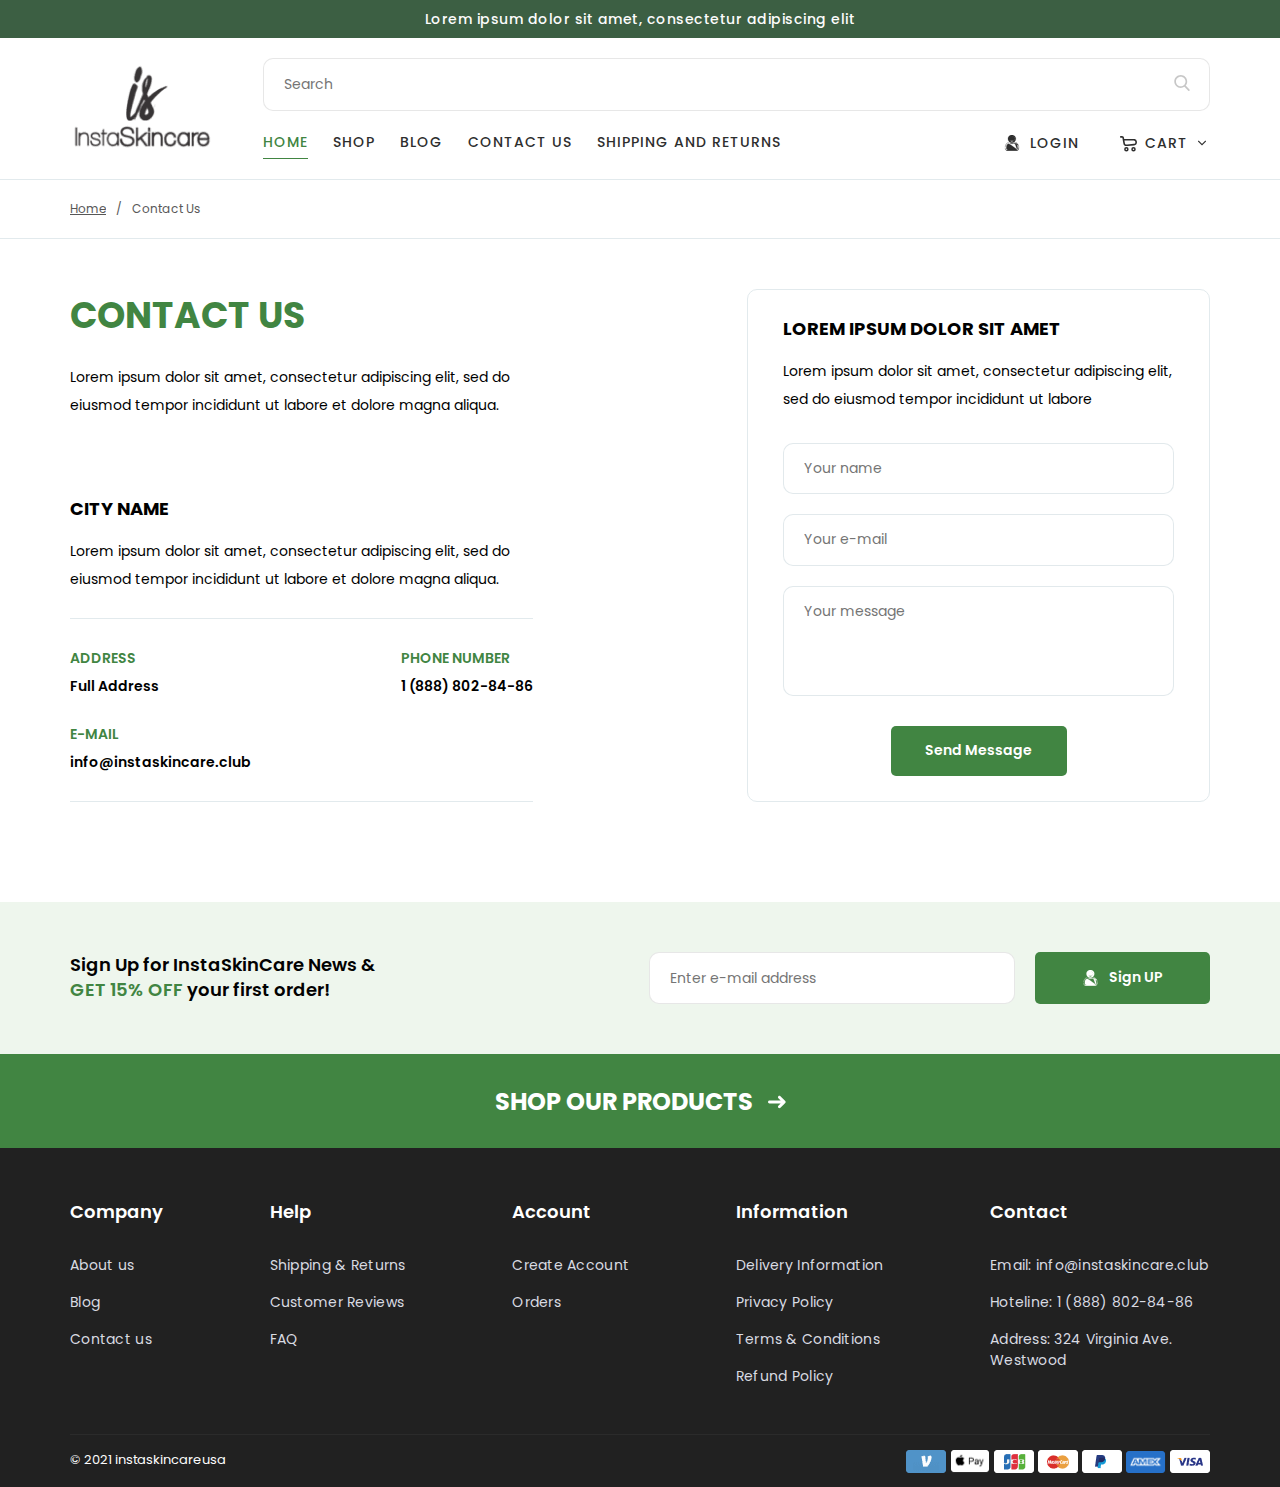
<file: app/contact.html>
<!DOCTYPE html>
<html lang="ru">
<head>
    <meta charset="UTF-8">
    <!-- Useful meta tags -->
    <meta name="viewport" content="width=device-width, initial-scale=1">
    <meta name="description" content="">
    <link rel="stylesheet" href="css/app.min.css">
    <title>Home</title>
    <link rel="preconnect" href="https://fonts.googleapis.com">
    <link rel="preconnect" href="https://fonts.gstatic.com" crossorigin>
    <link href="https://fonts.googleapis.com/css2?family=Inter:wght@100;200;300;400;500;600;700;800;900&display=swap" rel="stylesheet">
    <link href="https://fonts.googleapis.com/css2?family=Rubik:ital,wght@0,300;0,400;0,500;0,600;0,700;0,800;0,900;1,300;1,400;1,500;1,600;1,700;1,800;1,900&display=swap" rel="stylesheet">
    <link href="https://fonts.googleapis.com/css2?family=Roboto:ital,wght@0,100;0,300;0,400;0,500;0,700;0,900;1,100;1,300;1,400;1,500;1,700;1,900&display=swap" rel="stylesheet">
    <link href="https://fonts.googleapis.com/css2?family=Poppins:ital,wght@0,100;0,200;0,300;0,400;0,500;0,600;0,700;0,800;0,900;1,100;1,200;1,300;1,400;1,500;1,600;1,700;1,800;1,900&display=swap" rel="stylesheet">
    <link rel="stylesheet" href="https://unpkg.com/swiper/swiper-bundle.min.css" />
</head>
<body>
<header class="header">
    <div class="container">
        <div class="header__top">
            <span>Lorem ipsum dolor sit amet, consectetur adipiscing elit</span>
        </div>
        <div class="header__bottom">
            <div class="header__burger">
                <svg width="24" height="24" viewBox="0 0 24 24" fill="none" xmlns="http://www.w3.org/2000/svg">
                    <path d="M22.8 17.6495H1.2C0.537608 17.6495 0 18.2491 0 18.988C0 19.7268 0.537608 20.3265 1.2 20.3265H22.8C23.4624 20.3265 24 19.7268 24 18.9879C24 18.2491 23.4624 17.6495 22.8 17.6495ZM1.2 6.34694H22.8C23.4624 6.34694 24 5.74734 24 5.00848C24 4.26961 23.4624 3.67001 22.8 3.67001H1.2C0.537608 3.67006 0 4.26965 0 5.00852C0 5.74734 0.537608 6.34694 1.2 6.34694ZM22.8 10.6598H1.2C0.537608 10.6598 0 11.2594 0 11.9983C0 12.7371 0.537608 13.3367 1.2 13.3367H22.8C23.4624 13.3367 24 12.7371 24 11.9983C24 11.2594 23.4624 10.6598 22.8 10.6598Z" fill="#212121"/>
                </svg>
            </div>
            <a href="" class="header__logo">
                <img src="img/header/01.png" alt="">
            </a>
            <div class="header__right">
                <div class="header__search">
                    <input placeholder="Search" type="text">
                    <div class="header__search-button">
                        <svg width="16" height="16" viewBox="0 0 16 16" fill="none" xmlns="http://www.w3.org/2000/svg">
                            <path d="M15.4886 14.5735L11.6805 10.6129C12.6597 9.44901 13.1961 7.98455 13.1961 6.45999C13.1961 2.89801 10.2981 0 6.73612 0C3.17413 0 0.276123 2.89801 0.276123 6.45999C0.276123 10.022 3.17413 12.92 6.73612 12.92C8.07334 12.92 9.34764 12.5167 10.4371 11.751L14.2741 15.7416C14.4345 15.9082 14.6502 16 14.8813 16C15.1001 16 15.3077 15.9166 15.4653 15.7649C15.8001 15.4428 15.8107 14.9085 15.4886 14.5735ZM6.73612 1.68522C9.36899 1.68522 11.5109 3.82713 11.5109 6.45999C11.5109 9.09286 9.36899 11.2348 6.73612 11.2348C4.10325 11.2348 1.96134 9.09286 1.96134 6.45999C1.96134 3.82713 4.10325 1.68522 6.73612 1.68522Z" fill="#212121" fill-opacity="0.25"/>
                        </svg>
                    </div>
                </div>
                <div class="header__nav">
                    <div class="header__menu">
                        <a href="" class="header__link header__link_active">HOME</a>
                        <a href="" class="header__link">SHOP</a>
                        <a href="" class="header__link">BLOG</a>
                        <a href="" class="header__link">CONTACT US</a>
                        <a href="" class="header__link">SHIPPING AND RETURNS</a>
                    </div>
                    <div class="header__personal">
                        <a href="login.html" class="header__profile">
                            <div class="header__profile-img">
                                <svg width="16" height="16" viewBox="0 0 16 16" fill="none" xmlns="http://www.w3.org/2000/svg">
                                    <g clip-path="url(#clip456)">
                                        <path d="M7.88591 1.03762C7.09995 1.03762 6.45106 1.30649 5.89498 1.86258C5.33876 2.4188 5.06977 3.06781 5.06977 3.85351C5.06977 4.63946 5.33876 5.28846 5.89496 5.84455L7.88591 1.03762ZM7.88591 1.03762C8.67174 1.03762 9.32075 1.30649 9.87696 1.86257M7.88591 1.03762L9.87696 1.86257M9.87696 1.86257C10.4331 2.41879 10.702 3.06781 10.702 3.85351M9.87696 1.86257L10.702 3.85351M10.702 3.85351C10.702 4.63945 10.4331 5.28834 9.87697 5.84456M10.702 3.85351L9.87697 5.84456M9.87697 5.84456C9.87697 5.84456 9.87696 5.84457 9.87696 5.84457M9.87697 5.84456L9.87696 5.84457M9.87696 5.84457C9.32075 6.40077 8.67174 6.66964 7.88591 6.66964C7.10022 6.66964 6.45132 6.40066 5.89497 5.84455L9.87696 5.84457ZM10.6815 6.64894L10.6815 6.64894C11.4492 5.88106 11.8397 4.93901 11.8397 3.85351C11.8397 2.76838 11.4494 1.8262 10.6814 1.05808L10.6813 1.05806C9.91333 0.290304 8.97116 -0.1 7.88591 -0.1C6.80042 -0.1 5.85836 0.290304 5.09047 1.05819C4.32258 1.82608 3.93215 2.76825 3.93215 3.85351C3.93215 4.939 4.32258 5.88118 5.09047 6.64907L5.09049 6.64908C5.8586 7.41683 6.80077 7.80726 7.88591 7.80726C8.97128 7.80726 9.91346 7.41696 10.6815 6.64894Z" fill="#2E2E2E" stroke="#2E2E2E" stroke-width="0.2"/>
                                        <path d="M14.5978 11.2744L14.5978 11.2745C14.6627 11.6366 14.7069 11.9803 14.7288 12.2962M14.5978 11.2744L14.7288 12.2962M14.5978 11.2744C14.5322 10.9088 14.4476 10.5624 14.346 10.2451L14.346 10.2451M14.5978 11.2744L14.346 10.2451M14.7288 12.2962C14.7503 12.6033 14.7613 12.9236 14.7614 13.2481V13.2482C14.7614 14.1063 14.4878 14.8106 13.9411 15.3307L13.8722 15.2583M14.7288 12.2962L13.8722 15.2583M13.8722 15.2583L13.9411 15.3307C13.4023 15.8434 12.692 16.0999 11.839 16.0999H4.13489C3.28163 16.0999 2.57137 15.8434 2.03263 15.3307M13.8722 15.2583L2.03263 15.3307M14.346 10.2451C14.2403 9.91525 14.097 9.58984 13.9197 9.27824M14.346 10.2451L9.80944 8.33065M10.5157 7.99426C10.8208 7.79565 10.9788 7.72864 11.1421 7.72864C11.558 7.72864 11.9468 7.79895 12.2976 7.93774C12.6497 8.07727 12.9541 8.26855 13.2028 8.50647M10.5157 7.99426L14.2507 10.2756C14.1472 9.95251 14.0067 9.63342 13.8328 9.32763M10.5157 7.99426C10.328 8.1167 10.1084 8.2583 9.86328 8.41492L10.5157 7.99426ZM13.2028 8.50647C13.4406 8.73388 13.6525 9.01025 13.8328 9.32763M13.2028 8.50647L13.2719 8.43421C13.2719 8.43421 13.2719 8.4342 13.2719 8.4342M13.2028 8.50647L13.2719 8.4342M13.8328 9.32763L13.9197 9.27824M13.8328 9.32763L13.9197 9.27819C13.9197 9.27821 13.9197 9.27822 13.9197 9.27824M13.9197 9.27824C13.7351 8.95334 13.5174 8.66904 13.2719 8.4342M13.2719 8.4342C13.013 8.18651 12.6973 7.98858 12.3345 7.84478L12.3344 7.84476C11.9707 7.70087 11.5693 7.62864 11.1421 7.62864C10.9467 7.62864 10.7669 7.71142 10.4612 7.91046L10.4611 7.9105C10.2737 8.03273 10.0544 8.17416 9.80944 8.33065M9.80944 8.33065C9.60957 8.45798 9.33434 8.57993 8.98831 8.6917L8.98826 8.69172C8.65555 8.79938 8.31851 8.85373 7.98645 8.85373C7.65464 8.85373 7.31759 8.79938 6.98462 8.69171L6.98459 8.6917C6.63886 8.58003 6.36353 8.45807 6.16408 8.33077L9.80944 8.33065ZM2.70125 8.43434L2.70125 8.43434C2.96037 8.1864 3.27622 7.98846 3.63883 7.84489L2.70125 8.43434ZM2.70125 8.43434C2.45572 8.66928 2.23801 8.95345 2.05355 9.27824M2.70125 8.43434L1.62741 10.2453M1.62741 10.2453L1.62742 10.2453C1.73311 9.91509 1.87657 9.5898 2.05355 9.27824M1.62741 10.2453C1.52595 10.5626 1.44133 10.9088 1.3757 11.2744L1.62741 10.2453ZM2.05355 9.27824L2.1405 9.32763L2.05355 9.27825C2.05355 9.27825 2.05355 9.27824 2.05355 9.27824ZM2.03263 15.3307L2.03259 15.3307C1.4861 14.8102 1.2125 14.1062 1.2125 13.2483L2.03263 15.3307ZM13.1568 14.5065L13.1568 14.5065C13.4673 14.211 13.6236 13.8047 13.6238 13.2483C13.6236 12.9498 13.6137 12.6563 13.594 12.3757L13.5935 12.3686H13.5935C13.5743 12.0963 13.5355 11.7958 13.4781 11.4753C13.4212 11.1579 13.3486 10.8607 13.2625 10.592C13.181 10.3373 13.0694 10.0842 12.9307 9.84033L12.9306 9.84029C12.7993 9.60919 12.6493 9.41299 12.4854 9.25622L12.5546 9.18396L12.4854 9.25621C12.3353 9.11258 12.1441 8.99298 11.9157 8.90255C11.7142 8.82284 11.4869 8.77722 11.2379 8.76793C11.2054 8.78618 11.1553 8.81599 11.0825 8.86342C11.0824 8.86344 11.0824 8.86346 11.0824 8.86348L11.0278 8.77966L13.1568 14.5065ZM13.1568 14.5065C12.8381 14.8098 12.4116 14.9622 11.8389 14.9622H4.13489C3.56204 14.9622 3.13553 14.8098 2.81699 14.5067C2.50641 14.211 2.35012 13.8045 2.35012 13.2483C2.35012 12.9506 2.35994 12.6569 2.37954 12.3752L2.37955 12.3752C2.39854 12.1006 2.43745 11.7979 2.4954 11.4754L2.4954 11.4754C2.55247 11.1577 2.62496 10.8604 2.71084 10.5921C2.7925 10.3372 2.90404 10.0842 3.04261 9.8402C3.17392 9.60933 3.32395 9.41311 3.48786 9.25619L3.48786 9.25619C3.63796 9.11247 3.8291 8.993 4.05767 8.90255L4.05768 8.90255C4.25906 8.82284 4.48641 8.77722 4.73523 8.76793C4.76776 8.78617 4.81786 8.81593 4.89069 8.86343L4.89071 8.86344C5.08375 8.98924 5.30618 9.13272 5.55201 9.28972L5.55208 9.28976C5.83817 9.47216 6.20323 9.63479 6.63476 9.7741L13.1568 14.5065ZM6.16403 8.33074C5.92144 8.17572 5.70198 8.0343 5.51175 7.91036L6.16403 8.33074ZM4.83105 7.62852C4.40373 7.62852 4.00242 7.70088 3.63885 7.84489L4.83105 7.62852ZM1.37569 11.2744C1.3107 11.6361 1.26662 11.9799 1.24472 12.2965L1.37569 11.2744Z" fill="#2E2E2E" stroke="#2E2E2E" stroke-width="0.2"/>
                                    </g>
                                    <defs>
                                        <clipPath id="clip456">
                                            <rect width="16" height="16" fill="white"/>
                                        </clipPath>
                                    </defs>
                                </svg>
                            </div>
                            <div class="header__profile-top">
                                <span>LOGIN</span>
                            </div>
                        </a>
                        <div class="header__cart">
                            <div class="header__cart-img">
                                <svg width="19" height="18" viewBox="0 0 19 18" fill="none" xmlns="http://www.w3.org/2000/svg">
                                    <path d="M1.75 1.875H2.65424C3.13263 1.875 3.37183 1.875 3.56628 1.96174C3.73771 2.03821 3.88415 2.16138 3.98886 2.31717C4.10763 2.49388 4.14862 2.72954 4.23058 3.20085L4.45652 4.5M4.45652 4.5L4.99173 7.57743C5.17091 8.60771 5.26049 9.12285 5.52583 9.49395C5.75945 9.8207 6.08606 10.0695 6.46311 10.208C6.89132 10.3654 7.41176 10.315 8.45264 10.2143L14.9605 9.58447C15.2954 9.55205 15.4629 9.53585 15.6046 9.50086C16.3933 9.30603 16.9859 8.65339 17.1038 7.84952C17.125 7.70514 17.125 7.53688 17.125 7.20038V7.20038C17.125 6.84286 17.125 6.6641 17.1019 6.51329C16.9726 5.6714 16.3244 5.00372 15.4867 4.84966C15.3367 4.82206 15.158 4.81677 14.8006 4.8062L4.45652 4.5Z" stroke="#2E2E2E" stroke-width="1.6" stroke-linecap="round" stroke-linejoin="round"/>
                                    <ellipse cx="7.375" cy="14.25" rx="1.5" ry="1.5" stroke="#2E2E2E" stroke-width="1.5"/>
                                    <ellipse cx="14.5" cy="14.25" rx="1.5" ry="1.5" stroke="#2E2E2E" stroke-width="1.5"/>
                                </svg>
                            </div>
                            <div class="header__cart-top">
                                <span>CART</span>
                            </div>
                            <div class="header__cart-bottom">
                                <div class="header__cart-products">
                                    <div class="header__cart-product">
                                        <div class="header__cart-product-img">
                                            <img src="img/header/04.png" alt="">
                                        </div>
                                        <div class="header__cart-product-text">
                                            <div class="header__cart-text-left">
                                                <p>
                                                    Hyaluronic Acid for Face - 100% Pure Medical Quality Clinical Strength Formul...
                                                </p>
                                                <div class="header__cart-prices">
                                                    <span>1</span>
                                                    <span>x</span>
                                                    <span>$15.99</span>
                                                </div>
                                            </div>
                                            <div class="header__cart-remove">
                                                <svg width="10" height="10" viewBox="0 0 10 10" fill="none" xmlns="http://www.w3.org/2000/svg">
                                                    <path fill-rule="evenodd" clip-rule="evenodd" d="M4.64645 3.40745C4.84171 3.60272 5.15829 3.60272 5.35355 3.40745L8.40745 0.353553C8.60272 0.158291 8.9193 0.158291 9.11456 0.353553L9.64645 0.88544C9.84171 1.0807 9.84171 1.39728 9.64645 1.59255L6.59255 4.64645C6.39728 4.84171 6.39728 5.15829 6.59255 5.35355L9.64645 8.40745C9.84171 8.60272 9.84171 8.9193 9.64645 9.11456L9.11456 9.64645C8.9193 9.84171 8.60272 9.84171 8.40745 9.64645L5.35355 6.59255C5.15829 6.39728 4.84171 6.39728 4.64645 6.59255L1.59255 9.64645C1.39728 9.84171 1.0807 9.84171 0.88544 9.64645L0.353553 9.11456C0.158291 8.9193 0.158291 8.60272 0.353554 8.40745L3.40745 5.35355C3.60272 5.15829 3.60272 4.84171 3.40745 4.64645L0.353553 1.59255C0.158291 1.39728 0.158291 1.0807 0.353553 0.88544L0.88544 0.353553C1.0807 0.158291 1.39728 0.158291 1.59255 0.353554L4.64645 3.40745Z" fill="#DC5151"/>
                                                </svg>
                                            </div>
                                        </div>
                                    </div>
                                    <div class="header__cart-product">
                                        <div class="header__cart-product-img">
                                            <img src="img/header/04.png" alt="">
                                        </div>
                                        <div class="header__cart-product-text">
                                            <div class="header__cart-text-left">
                                                <p>
                                                    Hyaluronic Acid for Face - 100% Pure Medical Quality Clinical Strength Formul...
                                                </p>
                                                <div class="header__cart-prices">
                                                    <span>1</span>
                                                    <span>x</span>
                                                    <span>$15.99</span>
                                                </div>
                                            </div>
                                            <div class="header__cart-remove">
                                                <svg width="10" height="10" viewBox="0 0 10 10" fill="none" xmlns="http://www.w3.org/2000/svg">
                                                    <path fill-rule="evenodd" clip-rule="evenodd" d="M4.64645 3.40745C4.84171 3.60272 5.15829 3.60272 5.35355 3.40745L8.40745 0.353553C8.60272 0.158291 8.9193 0.158291 9.11456 0.353553L9.64645 0.88544C9.84171 1.0807 9.84171 1.39728 9.64645 1.59255L6.59255 4.64645C6.39728 4.84171 6.39728 5.15829 6.59255 5.35355L9.64645 8.40745C9.84171 8.60272 9.84171 8.9193 9.64645 9.11456L9.11456 9.64645C8.9193 9.84171 8.60272 9.84171 8.40745 9.64645L5.35355 6.59255C5.15829 6.39728 4.84171 6.39728 4.64645 6.59255L1.59255 9.64645C1.39728 9.84171 1.0807 9.84171 0.88544 9.64645L0.353553 9.11456C0.158291 8.9193 0.158291 8.60272 0.353554 8.40745L3.40745 5.35355C3.60272 5.15829 3.60272 4.84171 3.40745 4.64645L0.353553 1.59255C0.158291 1.39728 0.158291 1.0807 0.353553 0.88544L0.88544 0.353553C1.0807 0.158291 1.39728 0.158291 1.59255 0.353554L4.64645 3.40745Z" fill="#DC5151"/>
                                                </svg>
                                            </div>
                                        </div>
                                    </div>
                                </div>
                                <div class="header__cart-nav">
                                    <div class="header__cart-subtotal">
                                        <span>
                                            Subtotal:
                                        </span>
                                        <span>
                                            $15.99
                                        </span>
                                    </div>
                                    <div class="header__cart-buttons">
                                        <div class="header__cart-button">
                                            View cart
                                        </div>
                                        <div class="header__cart-button">
                                            Checkout
                                        </div>
                                    </div>
                                </div>
                                <div class="header__cart-desc">
                                    <div class="header__cart-desc-item">
                                        <svg width="18" height="18" viewBox="0 0 18 18" fill="none" xmlns="http://www.w3.org/2000/svg">
                                            <path d="M13.5946 10.7017C12.3435 10.7017 11.3257 11.7195 11.3257 12.9706C11.3257 14.2217 12.3435 15.2395 13.5946 15.2395C14.8459 15.2395 15.8635 14.2217 15.8635 12.9706C15.8635 11.7195 14.8457 10.7017 13.5946 10.7017ZM13.5946 14.105C12.969 14.105 12.4601 13.5962 12.4601 12.9706C12.4601 12.3449 12.969 11.8361 13.5946 11.8361C14.2202 11.8361 14.7291 12.3449 14.7291 12.9706C14.7291 13.5962 14.2202 14.105 13.5946 14.105Z" fill="black"/>
                                            <path d="M5.84264 10.7017C4.59154 10.7017 3.57373 11.7195 3.57373 12.9706C3.57373 14.2217 4.59154 15.2395 5.84264 15.2395C7.09375 15.2395 8.11156 14.2217 8.11156 12.9706C8.11156 11.7195 7.09375 10.7017 5.84264 10.7017ZM5.84264 14.105C5.217 14.105 4.70819 13.5962 4.70819 12.9706C4.70819 12.3449 5.217 11.8361 5.84264 11.8361C6.46811 11.8361 6.9771 12.3449 6.9771 12.9706C6.9771 13.5962 6.46828 14.105 5.84264 14.105Z" fill="black"/>
                                            <path d="M15.1227 4.20726C15.0263 4.01573 14.8302 3.8949 14.6158 3.8949H11.6284V5.02936H14.266L15.8106 8.10146L16.8244 7.59169L15.1227 4.20726Z" fill="black"/>
                                            <path d="M11.8926 12.4224H7.60059V13.5568H11.8926V12.4224Z" fill="black"/>
                                            <path d="M4.1405 12.4224H2.17414C1.86083 12.4224 1.60693 12.6763 1.60693 12.9896C1.60693 13.3029 1.86087 13.5568 2.17414 13.5568H4.14054C4.45385 13.5568 4.70775 13.3029 4.70775 12.9896C4.70775 12.6763 4.45382 12.4224 4.1405 12.4224Z" fill="black"/>
                                            <path d="M17.8806 8.95461L16.7649 7.51763C16.6577 7.37922 16.4923 7.29829 16.317 7.29829H12.1951V3.32771C12.1951 3.0144 11.9412 2.7605 11.6279 2.7605H2.17414C1.86083 2.7605 1.60693 3.01443 1.60693 3.32771C1.60693 3.64099 1.86087 3.89492 2.17414 3.89492H11.0607V7.8655C11.0607 8.17881 11.3146 8.43271 11.6279 8.43271H16.0392L16.8653 9.49682V12.4222H15.2959C14.9826 12.4222 14.7287 12.6761 14.7287 12.9894C14.7287 13.3027 14.9827 13.5566 15.2959 13.5566H17.4325C17.7458 13.5566 17.9997 13.3027 17.9997 12.9894V9.30251C17.9997 9.17658 17.9578 9.05406 17.8806 8.95461Z" fill="black"/>
                                            <path d="M4.10274 9.54834H1.49348C1.18017 9.54834 0.92627 9.80227 0.92627 10.1156C0.92627 10.4289 1.1802 10.6828 1.49348 10.6828H4.10271C4.41602 10.6828 4.66992 10.4288 4.66992 10.1156C4.66995 9.80227 4.41602 9.54834 4.10274 9.54834Z" fill="black"/>
                                            <path d="M5.40756 7.31714H0.567211C0.253934 7.31714 0 7.57107 0 7.88438C0 8.1977 0.253934 8.4516 0.567211 8.4516H5.40756C5.72087 8.4516 5.97477 8.19766 5.97477 7.88438C5.97477 7.57111 5.72087 7.31714 5.40756 7.31714Z" fill="black"/>
                                            <path d="M6.33383 5.08618H1.49348C1.18017 5.08618 0.92627 5.34012 0.92627 5.65339C0.92627 5.96671 1.1802 6.2206 1.49348 6.2206H6.33383C6.64714 6.2206 6.90104 5.96667 6.90104 5.65339C6.90107 5.34012 6.64714 5.08618 6.33383 5.08618Z" fill="black"/>
                                        </svg>
                                        <p>
                                            <span>Fast Shipping!</span> Orders ship within 48 hours.
                                        </p>
                                    </div>
                                    <div class="header__cart-desc-item">
                                        <svg width="18" height="18" viewBox="0 0 18 18" fill="none" xmlns="http://www.w3.org/2000/svg">
                                            <g clip-path="url(#clip0)">
                                                <path d="M16.543 4.63467C16.5338 4.1487 16.5249 3.6896 16.5249 3.24546C16.5249 2.89751 16.2429 2.61542 15.8949 2.61542C13.2004 2.61542 11.1489 1.84105 9.43885 0.178398C9.19422 -0.0595079 8.80494 -0.0594239 8.5604 0.178398C6.85054 1.84105 4.79936 2.61542 2.10503 2.61542C1.75707 2.61542 1.47498 2.89751 1.47498 3.24546C1.47498 3.68969 1.46624 4.14895 1.45692 4.63501C1.37056 9.15756 1.25228 15.3514 8.79326 17.9653C8.86013 17.9885 8.92986 18.0001 8.99958 18.0001C9.06931 18.0001 9.13912 17.9885 9.2059 17.9653C16.7475 15.3513 16.6294 9.15731 16.543 4.63467ZM8.99967 16.7014C2.53228 14.352 2.63007 9.20536 2.71684 4.65903C2.72205 4.38618 2.72709 4.12173 2.73062 3.86249C5.25417 3.75597 7.27216 2.99126 8.99967 1.48637C10.7273 2.99126 12.7457 3.75605 15.2694 3.86249C15.2729 4.12165 15.2779 4.38593 15.2832 4.65861C15.3699 9.20511 15.4676 14.3519 8.99967 16.7014Z" fill="black"/>
                                                <path d="M11.1695 6.81133L8.12852 9.85211L6.83088 8.55446C6.58483 8.30849 6.18588 8.30849 5.93991 8.55446C5.69386 8.8006 5.69386 9.19946 5.93991 9.44552L7.68304 11.1886C7.80602 11.3116 7.96732 11.3731 8.12852 11.3731C8.28973 11.3731 8.45102 11.3116 8.57401 11.1886L12.0603 7.70238C12.3065 7.45633 12.3065 7.05738 12.0604 6.81141C11.8145 6.56536 11.4155 6.56528 11.1695 6.81133Z" fill="black"/>
                                            </g>
                                            <defs>
                                                <clipPath id="clip0">
                                                    <rect width="18" height="18" fill="white"/>
                                                </clipPath>
                                            </defs>
                                        </svg>
                                        <p><span>Order with confidence.</span> We have a 90 day love it guarantee. If you don’t love your experience with any SkinnyFit product, we’ll refund you—even if you send us an empty container!</p>
                                    </div>
                                </div>
                            </div>
                        </div>
                    </div>
                </div>
            </div>
        </div>
        <div class="header__mob">
            <div class="header__mob-wrapper">
                <div class="header__mob-search">
                    <input type="text" placeholder="Search">
                    <div class="header__bom-search-btn">
                        <svg width="16" height="16" viewBox="0 0 16 16" fill="none" xmlns="http://www.w3.org/2000/svg">
                            <path d="M15.4886 14.5735L11.6805 10.6129C12.6597 9.44901 13.1961 7.98455 13.1961 6.45999C13.1961 2.89801 10.2981 0 6.73612 0C3.17413 0 0.276123 2.89801 0.276123 6.45999C0.276123 10.022 3.17413 12.92 6.73612 12.92C8.07334 12.92 9.34764 12.5167 10.4371 11.751L14.2741 15.7416C14.4345 15.9082 14.6502 16 14.8813 16C15.1001 16 15.3077 15.9166 15.4653 15.7649C15.8001 15.4428 15.8107 14.9085 15.4886 14.5735ZM6.73612 1.68522C9.36899 1.68522 11.5109 3.82713 11.5109 6.45999C11.5109 9.09286 9.36899 11.2348 6.73612 11.2348C4.10325 11.2348 1.96134 9.09286 1.96134 6.45999C1.96134 3.82713 4.10325 1.68522 6.73612 1.68522Z" fill="#212121" fill-opacity="0.25"/>
                        </svg>
                    </div>
                </div>
                <nav>
                    <ul class="header__mob-menu">
                        <li class="header__mob-link header__mob-link_active">
                            <a href="">
                                HOME
                            </a>
                        </li>
                        <li class="header__mob-link">
                            <a href="">
                                SHOP
                            </a>
                        </li>
                        <li class="header__mob-link">
                            <a href="">
                                BLOG
                            </a>
                        </li>
                        <li class="header__mob-link">
                            <a href="">
                                CONTACT US
                            </a>
                        </li>
                        <li class="header__mob-link">
                            <a href="">
                                SHIPPING AND RETURN
                            </a>
                        </li>
                    </ul>
                </nav>
                <a href="login.html" class="header__mob-login">
                    <svg width="16" height="16" viewBox="0 0 16 16" fill="none" xmlns="http://www.w3.org/2000/svg">
                        <g clip-path="url(#clip456)">
                            <path d="M7.88591 1.03762C7.09995 1.03762 6.45106 1.30649 5.89498 1.86258C5.33876 2.4188 5.06977 3.06781 5.06977 3.85351C5.06977 4.63946 5.33876 5.28846 5.89496 5.84455L7.88591 1.03762ZM7.88591 1.03762C8.67174 1.03762 9.32075 1.30649 9.87696 1.86257M7.88591 1.03762L9.87696 1.86257M9.87696 1.86257C10.4331 2.41879 10.702 3.06781 10.702 3.85351M9.87696 1.86257L10.702 3.85351M10.702 3.85351C10.702 4.63945 10.4331 5.28834 9.87697 5.84456M10.702 3.85351L9.87697 5.84456M9.87697 5.84456C9.87697 5.84456 9.87696 5.84457 9.87696 5.84457M9.87697 5.84456L9.87696 5.84457M9.87696 5.84457C9.32075 6.40077 8.67174 6.66964 7.88591 6.66964C7.10022 6.66964 6.45132 6.40066 5.89497 5.84455L9.87696 5.84457ZM10.6815 6.64894L10.6815 6.64894C11.4492 5.88106 11.8397 4.93901 11.8397 3.85351C11.8397 2.76838 11.4494 1.8262 10.6814 1.05808L10.6813 1.05806C9.91333 0.290304 8.97116 -0.1 7.88591 -0.1C6.80042 -0.1 5.85836 0.290304 5.09047 1.05819C4.32258 1.82608 3.93215 2.76825 3.93215 3.85351C3.93215 4.939 4.32258 5.88118 5.09047 6.64907L5.09049 6.64908C5.8586 7.41683 6.80077 7.80726 7.88591 7.80726C8.97128 7.80726 9.91346 7.41696 10.6815 6.64894Z" fill="#2E2E2E" stroke="#2E2E2E" stroke-width="0.2"/>
                            <path d="M14.5978 11.2744L14.5978 11.2745C14.6627 11.6366 14.7069 11.9803 14.7288 12.2962M14.5978 11.2744L14.7288 12.2962M14.5978 11.2744C14.5322 10.9088 14.4476 10.5624 14.346 10.2451L14.346 10.2451M14.5978 11.2744L14.346 10.2451M14.7288 12.2962C14.7503 12.6033 14.7613 12.9236 14.7614 13.2481V13.2482C14.7614 14.1063 14.4878 14.8106 13.9411 15.3307L13.8722 15.2583M14.7288 12.2962L13.8722 15.2583M13.8722 15.2583L13.9411 15.3307C13.4023 15.8434 12.692 16.0999 11.839 16.0999H4.13489C3.28163 16.0999 2.57137 15.8434 2.03263 15.3307M13.8722 15.2583L2.03263 15.3307M14.346 10.2451C14.2403 9.91525 14.097 9.58984 13.9197 9.27824M14.346 10.2451L9.80944 8.33065M10.5157 7.99426C10.8208 7.79565 10.9788 7.72864 11.1421 7.72864C11.558 7.72864 11.9468 7.79895 12.2976 7.93774C12.6497 8.07727 12.9541 8.26855 13.2028 8.50647M10.5157 7.99426L14.2507 10.2756C14.1472 9.95251 14.0067 9.63342 13.8328 9.32763M10.5157 7.99426C10.328 8.1167 10.1084 8.2583 9.86328 8.41492L10.5157 7.99426ZM13.2028 8.50647C13.4406 8.73388 13.6525 9.01025 13.8328 9.32763M13.2028 8.50647L13.2719 8.43421C13.2719 8.43421 13.2719 8.4342 13.2719 8.4342M13.2028 8.50647L13.2719 8.4342M13.8328 9.32763L13.9197 9.27824M13.8328 9.32763L13.9197 9.27819C13.9197 9.27821 13.9197 9.27822 13.9197 9.27824M13.9197 9.27824C13.7351 8.95334 13.5174 8.66904 13.2719 8.4342M13.2719 8.4342C13.013 8.18651 12.6973 7.98858 12.3345 7.84478L12.3344 7.84476C11.9707 7.70087 11.5693 7.62864 11.1421 7.62864C10.9467 7.62864 10.7669 7.71142 10.4612 7.91046L10.4611 7.9105C10.2737 8.03273 10.0544 8.17416 9.80944 8.33065M9.80944 8.33065C9.60957 8.45798 9.33434 8.57993 8.98831 8.6917L8.98826 8.69172C8.65555 8.79938 8.31851 8.85373 7.98645 8.85373C7.65464 8.85373 7.31759 8.79938 6.98462 8.69171L6.98459 8.6917C6.63886 8.58003 6.36353 8.45807 6.16408 8.33077L9.80944 8.33065ZM2.70125 8.43434L2.70125 8.43434C2.96037 8.1864 3.27622 7.98846 3.63883 7.84489L2.70125 8.43434ZM2.70125 8.43434C2.45572 8.66928 2.23801 8.95345 2.05355 9.27824M2.70125 8.43434L1.62741 10.2453M1.62741 10.2453L1.62742 10.2453C1.73311 9.91509 1.87657 9.5898 2.05355 9.27824M1.62741 10.2453C1.52595 10.5626 1.44133 10.9088 1.3757 11.2744L1.62741 10.2453ZM2.05355 9.27824L2.1405 9.32763L2.05355 9.27825C2.05355 9.27825 2.05355 9.27824 2.05355 9.27824ZM2.03263 15.3307L2.03259 15.3307C1.4861 14.8102 1.2125 14.1062 1.2125 13.2483L2.03263 15.3307ZM13.1568 14.5065L13.1568 14.5065C13.4673 14.211 13.6236 13.8047 13.6238 13.2483C13.6236 12.9498 13.6137 12.6563 13.594 12.3757L13.5935 12.3686H13.5935C13.5743 12.0963 13.5355 11.7958 13.4781 11.4753C13.4212 11.1579 13.3486 10.8607 13.2625 10.592C13.181 10.3373 13.0694 10.0842 12.9307 9.84033L12.9306 9.84029C12.7993 9.60919 12.6493 9.41299 12.4854 9.25622L12.5546 9.18396L12.4854 9.25621C12.3353 9.11258 12.1441 8.99298 11.9157 8.90255C11.7142 8.82284 11.4869 8.77722 11.2379 8.76793C11.2054 8.78618 11.1553 8.81599 11.0825 8.86342C11.0824 8.86344 11.0824 8.86346 11.0824 8.86348L11.0278 8.77966L13.1568 14.5065ZM13.1568 14.5065C12.8381 14.8098 12.4116 14.9622 11.8389 14.9622H4.13489C3.56204 14.9622 3.13553 14.8098 2.81699 14.5067C2.50641 14.211 2.35012 13.8045 2.35012 13.2483C2.35012 12.9506 2.35994 12.6569 2.37954 12.3752L2.37955 12.3752C2.39854 12.1006 2.43745 11.7979 2.4954 11.4754L2.4954 11.4754C2.55247 11.1577 2.62496 10.8604 2.71084 10.5921C2.7925 10.3372 2.90404 10.0842 3.04261 9.8402C3.17392 9.60933 3.32395 9.41311 3.48786 9.25619L3.48786 9.25619C3.63796 9.11247 3.8291 8.993 4.05767 8.90255L4.05768 8.90255C4.25906 8.82284 4.48641 8.77722 4.73523 8.76793C4.76776 8.78617 4.81786 8.81593 4.89069 8.86343L4.89071 8.86344C5.08375 8.98924 5.30618 9.13272 5.55201 9.28972L5.55208 9.28976C5.83817 9.47216 6.20323 9.63479 6.63476 9.7741L13.1568 14.5065ZM6.16403 8.33074C5.92144 8.17572 5.70198 8.0343 5.51175 7.91036L6.16403 8.33074ZM4.83105 7.62852C4.40373 7.62852 4.00242 7.70088 3.63885 7.84489L4.83105 7.62852ZM1.37569 11.2744C1.3107 11.6361 1.26662 11.9799 1.24472 12.2965L1.37569 11.2744Z" fill="#2E2E2E" stroke="#2E2E2E" stroke-width="0.2"/>
                        </g>
                        <defs>
                            <clipPath id="clip456">
                                <rect width="16" height="16" fill="white"/>
                            </clipPath>
                        </defs>
                    </svg>
                    <span>
                        LOGIN
                    </span>
                </a>
            </div>

        </div>
    </div>
</header>
<main class="main">
    <section class="position">
        <div class="container">
            <div class="position__item">
                <a href="">Home</a>
                <span>/</span>
            </div>
            <div class="position__item">
                <a href="">Contact Us</a>
                <span>/</span>
            </div>
        </div>
    </section>
    <section class="contact">
        <div class="container">
            <div class="contact__left">
                <h1>Contact us</h1>
                <p>Lorem ipsum dolor sit amet, consectetur adipiscing elit, sed do
                    eiusmod tempor incididunt ut labore et dolore magna aliqua.</p>
                <h2>City name</h2>
                <p>Lorem ipsum dolor sit amet, consectetur adipiscing elit, sed do
                    eiusmod tempor incididunt ut labore et dolore magna aliqua.</p>
                <div class="contact__contacts">
                    <div class="contact__item">
                        <div class="contact__item-wrapper">
                            <h3>Address</h3>
                            <span class="contact__contacts-sub">Full Address</span>
                        </div>
                    </div>
                    <div class="contact__item">
                        <div class="contact__item-wrapper">
                            <h3>Phone number</h3>
                            <a href="tel:1 (888) 802-84-86" class="contact__contacts-sub">1 (888) 802-84-86</a>
                        </div>
                    </div>
                    <div class="contact__item">
                        <div class="contact__item-wrapper">
                            <h3>E-mail</h3>
                            <a href="mailto:info@instaskincare.club" class="contact__contacts-sub">info@instaskincare.club</a>
                        </div>
                    </div>
                </div>
            </div>
            <div class="contact__right">
                <div class="contact__right-title">Lorem ipsum dolor sit amet</div>
                <p class="contact__right-p">Lorem ipsum dolor sit amet, consectetur adipiscing elit, sed do
                    eiusmod tempor incididunt ut labore</p>
                <form action="" class="contact__form">
                    <input class="contact-input" type="text" placeholder="Your name">
                    <input class="contact-input" type="text" placeholder="Your e-mail">
                    <textarea class="contact-input" name="" id="" rows="3" placeholder="Your message"></textarea>
                    <input class="contact-button" type="submit" placeholder="" value="Send Message">
                </form>
            </div>
        </div>
    </section>
    <section class="sign">
        <div class="container">
            <div class="sign__desc">
                <p>Sign Up for InstaSkinCare News & <span>GET 15% OFF</span> your first order!</p>
            </div>
            <div class="sign__form">
                <form action="">
                    <input type="text" placeholder="Enter e-mail address">
                    <button type="submit">
                        <svg width="17" height="16" viewBox="0 0 17 16" fill="none" xmlns="http://www.w3.org/2000/svg">
                            <g clip-path="url(#clip345)">
                                <path d="M8.38379 1.03762C7.59783 1.03762 6.94894 1.30649 6.39285 1.86258C5.83663 2.4188 5.56765 3.06781 5.56765 3.85351C5.56765 4.63946 5.83664 5.28846 6.39284 5.84455L8.38379 1.03762ZM8.38379 1.03762C9.16962 1.03762 9.81863 1.30649 10.3748 1.86257M8.38379 1.03762L10.3748 1.86257M10.3748 1.86257C10.9309 2.41879 11.1999 3.06781 11.1999 3.85351M10.3748 1.86257L11.1999 3.85351M11.1999 3.85351C11.1999 4.63945 10.9309 5.28834 10.3748 5.84456M11.1999 3.85351L10.3748 5.84456M10.3748 5.84456C10.3748 5.84456 10.3748 5.84457 10.3748 5.84457M10.3748 5.84456L10.3748 5.84457M10.3748 5.84457C9.81863 6.40077 9.16962 6.66964 8.38379 6.66964C7.5981 6.66964 6.9492 6.40066 6.39285 5.84455L10.3748 5.84457ZM11.1794 6.64894L11.1794 6.64894C11.9471 5.88106 12.3376 4.93901 12.3376 3.85351C12.3376 2.76838 11.9472 1.8262 11.1792 1.05808L11.1792 1.05806C10.4112 0.290304 9.46904 -0.1 8.38379 -0.1C7.2983 -0.1 6.35624 0.290304 5.58835 1.05819C4.82046 1.82608 4.43003 2.76825 4.43003 3.85351C4.43003 4.939 4.82046 5.88118 5.58835 6.64907L5.58836 6.64908C6.35648 7.41683 7.29865 7.80726 8.38379 7.80726C9.46916 7.80726 10.4113 7.41696 11.1794 6.64894Z" fill="white" stroke="white" stroke-width="0.2"/>
                                <path d="M15.0957 11.2744L15.0957 11.2745C15.1606 11.6366 15.2048 11.9803 15.2267 12.2962M15.0957 11.2744L15.2267 12.2962M15.0957 11.2744C15.0301 10.9088 14.9454 10.5624 14.8438 10.2451L14.8438 10.2451M15.0957 11.2744L14.8438 10.2451M15.2267 12.2962C15.2482 12.6033 15.2591 12.9236 15.2593 13.2481V13.2482C15.2593 14.1063 14.9857 14.8106 14.439 15.3307L14.3701 15.2583M15.2267 12.2962L14.3701 15.2583M14.3701 15.2583L14.439 15.3307C13.9001 15.8434 13.1899 16.0999 12.3369 16.0999H4.63277C3.77951 16.0999 3.06925 15.8434 2.53051 15.3307M14.3701 15.2583L2.53051 15.3307M14.8438 10.2451C14.7382 9.91525 14.5948 9.58984 14.4176 9.27824M14.8438 10.2451L10.3073 8.33065M11.0136 7.99426C11.3187 7.79565 11.4766 7.72864 11.64 7.72864C12.0559 7.72864 12.4447 7.79895 12.7955 7.93774C13.1475 8.07727 13.452 8.26855 13.7006 8.50647M11.0136 7.99426L14.7486 10.2756C14.6451 9.95251 14.5046 9.63342 14.3306 9.32763M11.0136 7.99426C10.8259 8.1167 10.6063 8.2583 10.3612 8.41492L11.0136 7.99426ZM13.7006 8.50647C13.9384 8.73388 14.1503 9.01025 14.3306 9.32763M13.7006 8.50647L13.7698 8.43421C13.7698 8.43421 13.7698 8.4342 13.7698 8.4342M13.7006 8.50647L13.7698 8.4342M14.3306 9.32763L14.4176 9.27824M14.3306 9.32763L14.4176 9.27819C14.4176 9.27821 14.4176 9.27822 14.4176 9.27824M14.4176 9.27824C14.233 8.95334 14.0153 8.66904 13.7698 8.4342M13.7698 8.4342C13.5109 8.18651 13.1952 7.98858 12.8323 7.84478L12.8323 7.84476C12.4686 7.70087 12.0672 7.62864 11.64 7.62864C11.4446 7.62864 11.2648 7.71142 10.9591 7.91046L10.959 7.9105C10.7716 8.03273 10.5522 8.17416 10.3073 8.33065M10.3073 8.33065C10.1074 8.45798 9.83222 8.57993 9.48619 8.6917L9.48614 8.69172C9.15343 8.79938 8.81639 8.85373 8.48433 8.85373C8.15252 8.85373 7.81547 8.79938 7.4825 8.69171L7.48247 8.6917C7.13674 8.58003 6.86141 8.45807 6.66195 8.33077L10.3073 8.33065ZM3.19913 8.43434L3.19913 8.43434C3.45825 8.1864 3.7741 7.98846 4.13671 7.84489L3.19913 8.43434ZM3.19913 8.43434C2.9536 8.66928 2.73589 8.95345 2.55143 9.27824M3.19913 8.43434L2.12529 10.2453M2.12529 10.2453L2.1253 10.2453C2.23099 9.91509 2.37445 9.5898 2.55143 9.27824M2.12529 10.2453C2.02383 10.5626 1.9392 10.9088 1.87358 11.2744L2.12529 10.2453ZM2.55143 9.27824L2.63838 9.32763L2.55143 9.27825C2.55143 9.27825 2.55143 9.27824 2.55143 9.27824ZM2.53051 15.3307L2.53047 15.3307C1.98398 14.8102 1.71038 14.1062 1.71038 13.2483L2.53051 15.3307ZM13.6546 14.5065L13.6547 14.5065C13.9652 14.211 14.1215 13.8047 14.1216 13.2483C14.1215 12.9498 14.1116 12.6563 14.0919 12.3757L14.0914 12.3686H14.0914C14.0722 12.0963 14.0333 11.7958 13.976 11.4753C13.919 11.1579 13.8464 10.8607 13.7604 10.592C13.6789 10.3373 13.5672 10.0842 13.4285 9.84033L13.4285 9.84029C13.2972 9.60919 13.1472 9.41299 12.9833 9.25622L13.0524 9.18396L12.9833 9.25621C12.8332 9.11258 12.642 8.99298 12.4136 8.90255C12.2121 8.82284 11.9847 8.77722 11.7358 8.76793C11.7033 8.78618 11.6532 8.81599 11.5803 8.86342C11.5803 8.86344 11.5803 8.86346 11.5803 8.86348L11.5257 8.77966L13.6546 14.5065ZM13.6546 14.5065C13.336 14.8098 12.9095 14.9622 12.3367 14.9622H4.63277C4.05992 14.9622 3.63341 14.8098 3.31487 14.5067C3.00429 14.211 2.848 13.8045 2.848 13.2483C2.848 12.9506 2.85782 12.6569 2.87742 12.3752L2.87743 12.3752C2.89642 12.1006 2.93533 11.7979 2.99328 11.4754L2.99328 11.4754C3.05035 11.1577 3.12284 10.8604 3.20872 10.5921C3.29038 10.3372 3.40192 10.0842 3.54049 9.8402C3.6718 9.60933 3.82183 9.41311 3.98573 9.25619L3.98574 9.25619C4.13584 9.11247 4.32697 8.993 4.55555 8.90255L4.55556 8.90255C4.75694 8.82284 4.98429 8.77722 5.23311 8.76793C5.26564 8.78617 5.31574 8.81593 5.38857 8.86343L5.38859 8.86344C5.58163 8.98924 5.80406 9.13272 6.04989 9.28972L6.04995 9.28976C6.33605 9.47216 6.70111 9.63479 7.13264 9.7741L13.6546 14.5065ZM6.66191 8.33074C6.41932 8.17572 6.19986 8.0343 6.00962 7.91036L6.66191 8.33074ZM5.32893 7.62852C4.90161 7.62852 4.5003 7.70088 4.13673 7.84489L5.32893 7.62852ZM1.87357 11.2744C1.80858 11.6361 1.7645 11.9799 1.7426 12.2965L1.87357 11.2744Z" fill="white" stroke="white" stroke-width="0.2"/>
                            </g>
                            <defs>
                                <clipPath id="clip345">
                                    <rect width="16" height="16" fill="white" transform="translate(0.497879)"/>
                                </clipPath>
                            </defs>
                        </svg>
                        <span>Sign UP</span>
                    </button>
                </form>
            </div>
        </div>
    </section>
    <section class="link">
        <a href="" class="container">
            <div class="link__wrapper">
                <span>shop our products</span>
                <svg width="23" height="17" viewBox="0 0 23 17" fill="none" xmlns="http://www.w3.org/2000/svg">
                    <path fill-rule="evenodd" clip-rule="evenodd" d="M13.2572 1.05133C13.9923 0.316224 15.1842 0.316224 15.9193 1.05133L22.0369 7.16898C22.772 7.90408 22.772 9.09592 22.0369 9.83103L15.9193 15.9487C15.1842 16.6838 13.9923 16.6838 13.2572 15.9487C12.5221 15.2136 12.5221 14.0217 13.2572 13.2866L16.1615 10.3824H1.88235C0.842758 10.3824 0 9.53959 0 8.5C0 7.46041 0.842758 6.61765 1.88235 6.61765H16.1615L13.2572 3.71338C12.5221 2.97827 12.5221 1.78643 13.2572 1.05133Z" fill="white"/>
                </svg>
            </div>
        </a>
    </section>
</main>
<footer class="footer">
    <div class="container">
        <div class="footer__top">
            <div class="footer__col">
                <div class="footer-sub">Company</div>
                <div class="footer__links">
                    <a href="" class="footer__link">About us</a>
                    <a href="" class="footer__link">Blog</a>
                    <a href="" class="footer__link">Contact us</a>
                </div>
            </div>
            <div class="footer__col">
                <div class="footer-sub">Help</div>
                <div class="footer__links">
                    <a href="" class="footer__link">Shipping & Returns</a>
                    <a href="" class="footer__link">Customer Reviews</a>
                    <a href="" class="footer__link">FAQ</a>
                </div>
            </div>
            <div class="footer__col">
                <div class="footer-sub">Account</div>
                <div class="footer__links">
                    <a href="" class="footer__link">Create Account</a>
                    <a href="" class="footer__link">Orders</a>
                </div>
            </div>
            <div class="footer__col">
                <div class="footer-sub">Information</div>
                <div class="footer__links">
                    <a href="" class="footer__link">Delivery Information</a>
                    <a href="" class="footer__link">Privacy Policy</a>
                    <a href="" class="footer__link">Terms & Conditions</a>
                    <a href="" class="footer__link">Refund Policy</a>
                </div>
            </div>
            <div class="footer__col">
                <div class="footer-sub">Contact </div>
                <div class="footer__links">
                    <a href="mailto:info@instaskincare.club" class="footer__link">Email: info@instaskincare.club</a>
                    <a href="tel:1 (888) 802-84-86" class="footer__link">Hoteline: 1 (888) 802-84-86</a>
                    <a href="" class="footer__link footer__link_not">Address: 324 Virginia Ave. Westwood</a>
                </div>
            </div>
        </div>
        <div class="footer__bottom">
            <div class="footer__left">
                <p>© 2021 instaskincareusa</p>
            </div>
            <div class="footer__right">
                <div class="footer__img">
                    <img src="img/footer/01.png" alt="">
                </div>
                <div class="footer__img">
                    <img src="img/footer/02.png" alt="">
                </div>
                <div class="footer__img">
                    <img src="img/footer/03.png" alt="">
                </div>
                <div class="footer__img">
                    <img src="img/footer/04.png" alt="">
                </div>
                <div class="footer__img">
                    <img src="img/footer/05.png" alt="">
                </div>
                <div class="footer__img">
                    <img src="img/footer/06.png" alt="">
                </div>
                <div class="footer__img">
                    <img src="img/footer/07.png" alt="">
                </div>
            </div>
        </div>
    </div>
</footer>
<script
        src="https://code.jquery.com/jquery-3.5.1.min.js"
        integrity="sha256-9/aliU8dGd2tb6OSsuzixeV4y/faTqgFtohetphbbj0="
        crossorigin="anonymous"></script>
<script src="js/app.min.js"></script>
<script src="https://unpkg.com/swiper/swiper-bundle.min.js"></script>
</body>
</html>
</file>
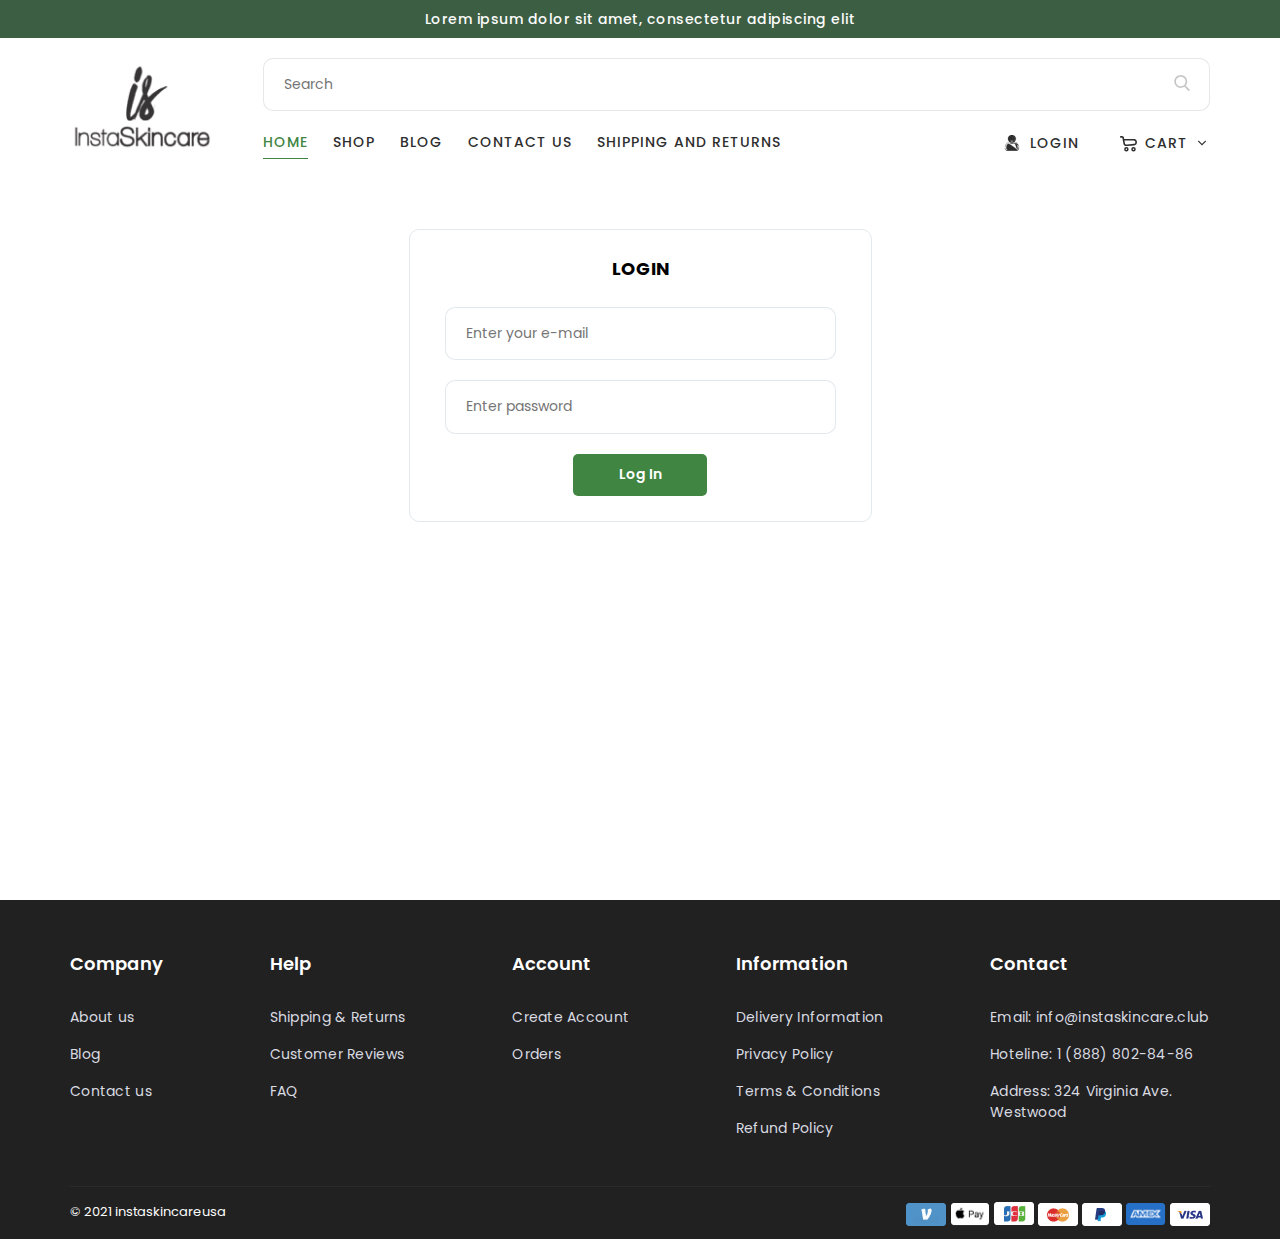
<file: app/login.html>
<!DOCTYPE html>
<html lang="ru">
<head>
    <meta charset="UTF-8">
    <!-- Useful meta tags -->
    <meta name="viewport" content="width=device-width, initial-scale=1">
    <meta name="description" content="">
    <link rel="stylesheet" href="css/app.min.css">
    <title>Home</title>
    <link rel="preconnect" href="https://fonts.googleapis.com">
    <link rel="preconnect" href="https://fonts.gstatic.com" crossorigin>
    <link href="https://fonts.googleapis.com/css2?family=Inter:wght@100;200;300;400;500;600;700;800;900&display=swap" rel="stylesheet">
    <link href="https://fonts.googleapis.com/css2?family=Rubik:ital,wght@0,300;0,400;0,500;0,600;0,700;0,800;0,900;1,300;1,400;1,500;1,600;1,700;1,800;1,900&display=swap" rel="stylesheet">
    <link href="https://fonts.googleapis.com/css2?family=Roboto:ital,wght@0,100;0,300;0,400;0,500;0,700;0,900;1,100;1,300;1,400;1,500;1,700;1,900&display=swap" rel="stylesheet">
    <link href="https://fonts.googleapis.com/css2?family=Poppins:ital,wght@0,100;0,200;0,300;0,400;0,500;0,600;0,700;0,800;0,900;1,100;1,200;1,300;1,400;1,500;1,600;1,700;1,800;1,900&display=swap" rel="stylesheet">
    <link rel="stylesheet" href="https://unpkg.com/swiper/swiper-bundle.min.css" />
</head>
<body>
<header class="header">
    <div class="container">
        <div class="header__top">
            <span>Lorem ipsum dolor sit amet, consectetur adipiscing elit</span>
        </div>
        <div class="header__bottom">
            <div class="header__burger">
                <svg width="24" height="24" viewBox="0 0 24 24" fill="none" xmlns="http://www.w3.org/2000/svg">
                    <path d="M22.8 17.6495H1.2C0.537608 17.6495 0 18.2491 0 18.988C0 19.7268 0.537608 20.3265 1.2 20.3265H22.8C23.4624 20.3265 24 19.7268 24 18.9879C24 18.2491 23.4624 17.6495 22.8 17.6495ZM1.2 6.34694H22.8C23.4624 6.34694 24 5.74734 24 5.00848C24 4.26961 23.4624 3.67001 22.8 3.67001H1.2C0.537608 3.67006 0 4.26965 0 5.00852C0 5.74734 0.537608 6.34694 1.2 6.34694ZM22.8 10.6598H1.2C0.537608 10.6598 0 11.2594 0 11.9983C0 12.7371 0.537608 13.3367 1.2 13.3367H22.8C23.4624 13.3367 24 12.7371 24 11.9983C24 11.2594 23.4624 10.6598 22.8 10.6598Z" fill="#212121"/>
                </svg>
            </div>
            <a href="" class="header__logo">
                <img src="img/header/01.png" alt="">
            </a>
            <div class="header__right">
                <div class="header__search">
                    <input placeholder="Search" type="text">
                    <div class="header__search-button">
                        <svg width="16" height="16" viewBox="0 0 16 16" fill="none" xmlns="http://www.w3.org/2000/svg">
                            <path d="M15.4886 14.5735L11.6805 10.6129C12.6597 9.44901 13.1961 7.98455 13.1961 6.45999C13.1961 2.89801 10.2981 0 6.73612 0C3.17413 0 0.276123 2.89801 0.276123 6.45999C0.276123 10.022 3.17413 12.92 6.73612 12.92C8.07334 12.92 9.34764 12.5167 10.4371 11.751L14.2741 15.7416C14.4345 15.9082 14.6502 16 14.8813 16C15.1001 16 15.3077 15.9166 15.4653 15.7649C15.8001 15.4428 15.8107 14.9085 15.4886 14.5735ZM6.73612 1.68522C9.36899 1.68522 11.5109 3.82713 11.5109 6.45999C11.5109 9.09286 9.36899 11.2348 6.73612 11.2348C4.10325 11.2348 1.96134 9.09286 1.96134 6.45999C1.96134 3.82713 4.10325 1.68522 6.73612 1.68522Z" fill="#212121" fill-opacity="0.25"/>
                        </svg>
                    </div>
                </div>
                <div class="header__nav">
                    <div class="header__menu">
                        <a href="" class="header__link header__link_active">HOME</a>
                        <a href="" class="header__link">SHOP</a>
                        <a href="" class="header__link">BLOG</a>
                        <a href="" class="header__link">CONTACT US</a>
                        <a href="" class="header__link">SHIPPING AND RETURNS</a>
                    </div>
                    <div class="header__personal">
                        <a href="login.html" class="header__profile">
                            <div class="header__profile-img">
                                <svg width="16" height="16" viewBox="0 0 16 16" fill="none" xmlns="http://www.w3.org/2000/svg">
                                    <g clip-path="url(#clip456)">
                                        <path d="M7.88591 1.03762C7.09995 1.03762 6.45106 1.30649 5.89498 1.86258C5.33876 2.4188 5.06977 3.06781 5.06977 3.85351C5.06977 4.63946 5.33876 5.28846 5.89496 5.84455L7.88591 1.03762ZM7.88591 1.03762C8.67174 1.03762 9.32075 1.30649 9.87696 1.86257M7.88591 1.03762L9.87696 1.86257M9.87696 1.86257C10.4331 2.41879 10.702 3.06781 10.702 3.85351M9.87696 1.86257L10.702 3.85351M10.702 3.85351C10.702 4.63945 10.4331 5.28834 9.87697 5.84456M10.702 3.85351L9.87697 5.84456M9.87697 5.84456C9.87697 5.84456 9.87696 5.84457 9.87696 5.84457M9.87697 5.84456L9.87696 5.84457M9.87696 5.84457C9.32075 6.40077 8.67174 6.66964 7.88591 6.66964C7.10022 6.66964 6.45132 6.40066 5.89497 5.84455L9.87696 5.84457ZM10.6815 6.64894L10.6815 6.64894C11.4492 5.88106 11.8397 4.93901 11.8397 3.85351C11.8397 2.76838 11.4494 1.8262 10.6814 1.05808L10.6813 1.05806C9.91333 0.290304 8.97116 -0.1 7.88591 -0.1C6.80042 -0.1 5.85836 0.290304 5.09047 1.05819C4.32258 1.82608 3.93215 2.76825 3.93215 3.85351C3.93215 4.939 4.32258 5.88118 5.09047 6.64907L5.09049 6.64908C5.8586 7.41683 6.80077 7.80726 7.88591 7.80726C8.97128 7.80726 9.91346 7.41696 10.6815 6.64894Z" fill="#2E2E2E" stroke="#2E2E2E" stroke-width="0.2"/>
                                        <path d="M14.5978 11.2744L14.5978 11.2745C14.6627 11.6366 14.7069 11.9803 14.7288 12.2962M14.5978 11.2744L14.7288 12.2962M14.5978 11.2744C14.5322 10.9088 14.4476 10.5624 14.346 10.2451L14.346 10.2451M14.5978 11.2744L14.346 10.2451M14.7288 12.2962C14.7503 12.6033 14.7613 12.9236 14.7614 13.2481V13.2482C14.7614 14.1063 14.4878 14.8106 13.9411 15.3307L13.8722 15.2583M14.7288 12.2962L13.8722 15.2583M13.8722 15.2583L13.9411 15.3307C13.4023 15.8434 12.692 16.0999 11.839 16.0999H4.13489C3.28163 16.0999 2.57137 15.8434 2.03263 15.3307M13.8722 15.2583L2.03263 15.3307M14.346 10.2451C14.2403 9.91525 14.097 9.58984 13.9197 9.27824M14.346 10.2451L9.80944 8.33065M10.5157 7.99426C10.8208 7.79565 10.9788 7.72864 11.1421 7.72864C11.558 7.72864 11.9468 7.79895 12.2976 7.93774C12.6497 8.07727 12.9541 8.26855 13.2028 8.50647M10.5157 7.99426L14.2507 10.2756C14.1472 9.95251 14.0067 9.63342 13.8328 9.32763M10.5157 7.99426C10.328 8.1167 10.1084 8.2583 9.86328 8.41492L10.5157 7.99426ZM13.2028 8.50647C13.4406 8.73388 13.6525 9.01025 13.8328 9.32763M13.2028 8.50647L13.2719 8.43421C13.2719 8.43421 13.2719 8.4342 13.2719 8.4342M13.2028 8.50647L13.2719 8.4342M13.8328 9.32763L13.9197 9.27824M13.8328 9.32763L13.9197 9.27819C13.9197 9.27821 13.9197 9.27822 13.9197 9.27824M13.9197 9.27824C13.7351 8.95334 13.5174 8.66904 13.2719 8.4342M13.2719 8.4342C13.013 8.18651 12.6973 7.98858 12.3345 7.84478L12.3344 7.84476C11.9707 7.70087 11.5693 7.62864 11.1421 7.62864C10.9467 7.62864 10.7669 7.71142 10.4612 7.91046L10.4611 7.9105C10.2737 8.03273 10.0544 8.17416 9.80944 8.33065M9.80944 8.33065C9.60957 8.45798 9.33434 8.57993 8.98831 8.6917L8.98826 8.69172C8.65555 8.79938 8.31851 8.85373 7.98645 8.85373C7.65464 8.85373 7.31759 8.79938 6.98462 8.69171L6.98459 8.6917C6.63886 8.58003 6.36353 8.45807 6.16408 8.33077L9.80944 8.33065ZM2.70125 8.43434L2.70125 8.43434C2.96037 8.1864 3.27622 7.98846 3.63883 7.84489L2.70125 8.43434ZM2.70125 8.43434C2.45572 8.66928 2.23801 8.95345 2.05355 9.27824M2.70125 8.43434L1.62741 10.2453M1.62741 10.2453L1.62742 10.2453C1.73311 9.91509 1.87657 9.5898 2.05355 9.27824M1.62741 10.2453C1.52595 10.5626 1.44133 10.9088 1.3757 11.2744L1.62741 10.2453ZM2.05355 9.27824L2.1405 9.32763L2.05355 9.27825C2.05355 9.27825 2.05355 9.27824 2.05355 9.27824ZM2.03263 15.3307L2.03259 15.3307C1.4861 14.8102 1.2125 14.1062 1.2125 13.2483L2.03263 15.3307ZM13.1568 14.5065L13.1568 14.5065C13.4673 14.211 13.6236 13.8047 13.6238 13.2483C13.6236 12.9498 13.6137 12.6563 13.594 12.3757L13.5935 12.3686H13.5935C13.5743 12.0963 13.5355 11.7958 13.4781 11.4753C13.4212 11.1579 13.3486 10.8607 13.2625 10.592C13.181 10.3373 13.0694 10.0842 12.9307 9.84033L12.9306 9.84029C12.7993 9.60919 12.6493 9.41299 12.4854 9.25622L12.5546 9.18396L12.4854 9.25621C12.3353 9.11258 12.1441 8.99298 11.9157 8.90255C11.7142 8.82284 11.4869 8.77722 11.2379 8.76793C11.2054 8.78618 11.1553 8.81599 11.0825 8.86342C11.0824 8.86344 11.0824 8.86346 11.0824 8.86348L11.0278 8.77966L13.1568 14.5065ZM13.1568 14.5065C12.8381 14.8098 12.4116 14.9622 11.8389 14.9622H4.13489C3.56204 14.9622 3.13553 14.8098 2.81699 14.5067C2.50641 14.211 2.35012 13.8045 2.35012 13.2483C2.35012 12.9506 2.35994 12.6569 2.37954 12.3752L2.37955 12.3752C2.39854 12.1006 2.43745 11.7979 2.4954 11.4754L2.4954 11.4754C2.55247 11.1577 2.62496 10.8604 2.71084 10.5921C2.7925 10.3372 2.90404 10.0842 3.04261 9.8402C3.17392 9.60933 3.32395 9.41311 3.48786 9.25619L3.48786 9.25619C3.63796 9.11247 3.8291 8.993 4.05767 8.90255L4.05768 8.90255C4.25906 8.82284 4.48641 8.77722 4.73523 8.76793C4.76776 8.78617 4.81786 8.81593 4.89069 8.86343L4.89071 8.86344C5.08375 8.98924 5.30618 9.13272 5.55201 9.28972L5.55208 9.28976C5.83817 9.47216 6.20323 9.63479 6.63476 9.7741L13.1568 14.5065ZM6.16403 8.33074C5.92144 8.17572 5.70198 8.0343 5.51175 7.91036L6.16403 8.33074ZM4.83105 7.62852C4.40373 7.62852 4.00242 7.70088 3.63885 7.84489L4.83105 7.62852ZM1.37569 11.2744C1.3107 11.6361 1.26662 11.9799 1.24472 12.2965L1.37569 11.2744Z" fill="#2E2E2E" stroke="#2E2E2E" stroke-width="0.2"/>
                                    </g>
                                    <defs>
                                        <clipPath id="clip456">
                                            <rect width="16" height="16" fill="white"/>
                                        </clipPath>
                                    </defs>
                                </svg>
                            </div>
                            <div class="header__profile-top">
                                <span>LOGIN</span>
                            </div>
                        </a>
                        <div class="header__cart">
                            <div class="header__cart-img">
                                <svg width="19" height="18" viewBox="0 0 19 18" fill="none" xmlns="http://www.w3.org/2000/svg">
                                    <path d="M1.75 1.875H2.65424C3.13263 1.875 3.37183 1.875 3.56628 1.96174C3.73771 2.03821 3.88415 2.16138 3.98886 2.31717C4.10763 2.49388 4.14862 2.72954 4.23058 3.20085L4.45652 4.5M4.45652 4.5L4.99173 7.57743C5.17091 8.60771 5.26049 9.12285 5.52583 9.49395C5.75945 9.8207 6.08606 10.0695 6.46311 10.208C6.89132 10.3654 7.41176 10.315 8.45264 10.2143L14.9605 9.58447C15.2954 9.55205 15.4629 9.53585 15.6046 9.50086C16.3933 9.30603 16.9859 8.65339 17.1038 7.84952C17.125 7.70514 17.125 7.53688 17.125 7.20038V7.20038C17.125 6.84286 17.125 6.6641 17.1019 6.51329C16.9726 5.6714 16.3244 5.00372 15.4867 4.84966C15.3367 4.82206 15.158 4.81677 14.8006 4.8062L4.45652 4.5Z" stroke="#2E2E2E" stroke-width="1.6" stroke-linecap="round" stroke-linejoin="round"/>
                                    <ellipse cx="7.375" cy="14.25" rx="1.5" ry="1.5" stroke="#2E2E2E" stroke-width="1.5"/>
                                    <ellipse cx="14.5" cy="14.25" rx="1.5" ry="1.5" stroke="#2E2E2E" stroke-width="1.5"/>
                                </svg>
                            </div>
                            <div class="header__cart-top">
                                <span>CART</span>
                            </div>
                            <div class="header__cart-bottom">
                                <div class="header__cart-products">
                                    <div class="header__cart-product">
                                        <div class="header__cart-product-img">
                                            <img src="img/header/04.png" alt="">
                                        </div>
                                        <div class="header__cart-product-text">
                                            <div class="header__cart-text-left">
                                                <p>
                                                    Hyaluronic Acid for Face - 100% Pure Medical Quality Clinical Strength Formul...
                                                </p>
                                                <div class="header__cart-prices">
                                                    <span>1</span>
                                                    <span>x</span>
                                                    <span>$15.99</span>
                                                </div>
                                            </div>
                                            <div class="header__cart-remove">
                                                <svg width="10" height="10" viewBox="0 0 10 10" fill="none" xmlns="http://www.w3.org/2000/svg">
                                                    <path fill-rule="evenodd" clip-rule="evenodd" d="M4.64645 3.40745C4.84171 3.60272 5.15829 3.60272 5.35355 3.40745L8.40745 0.353553C8.60272 0.158291 8.9193 0.158291 9.11456 0.353553L9.64645 0.88544C9.84171 1.0807 9.84171 1.39728 9.64645 1.59255L6.59255 4.64645C6.39728 4.84171 6.39728 5.15829 6.59255 5.35355L9.64645 8.40745C9.84171 8.60272 9.84171 8.9193 9.64645 9.11456L9.11456 9.64645C8.9193 9.84171 8.60272 9.84171 8.40745 9.64645L5.35355 6.59255C5.15829 6.39728 4.84171 6.39728 4.64645 6.59255L1.59255 9.64645C1.39728 9.84171 1.0807 9.84171 0.88544 9.64645L0.353553 9.11456C0.158291 8.9193 0.158291 8.60272 0.353554 8.40745L3.40745 5.35355C3.60272 5.15829 3.60272 4.84171 3.40745 4.64645L0.353553 1.59255C0.158291 1.39728 0.158291 1.0807 0.353553 0.88544L0.88544 0.353553C1.0807 0.158291 1.39728 0.158291 1.59255 0.353554L4.64645 3.40745Z" fill="#DC5151"/>
                                                </svg>
                                            </div>
                                        </div>
                                    </div>
                                    <div class="header__cart-product">
                                        <div class="header__cart-product-img">
                                            <img src="img/header/04.png" alt="">
                                        </div>
                                        <div class="header__cart-product-text">
                                            <div class="header__cart-text-left">
                                                <p>
                                                    Hyaluronic Acid for Face - 100% Pure Medical Quality Clinical Strength Formul...
                                                </p>
                                                <div class="header__cart-prices">
                                                    <span>1</span>
                                                    <span>x</span>
                                                    <span>$15.99</span>
                                                </div>
                                            </div>
                                            <div class="header__cart-remove">
                                                <svg width="10" height="10" viewBox="0 0 10 10" fill="none" xmlns="http://www.w3.org/2000/svg">
                                                    <path fill-rule="evenodd" clip-rule="evenodd" d="M4.64645 3.40745C4.84171 3.60272 5.15829 3.60272 5.35355 3.40745L8.40745 0.353553C8.60272 0.158291 8.9193 0.158291 9.11456 0.353553L9.64645 0.88544C9.84171 1.0807 9.84171 1.39728 9.64645 1.59255L6.59255 4.64645C6.39728 4.84171 6.39728 5.15829 6.59255 5.35355L9.64645 8.40745C9.84171 8.60272 9.84171 8.9193 9.64645 9.11456L9.11456 9.64645C8.9193 9.84171 8.60272 9.84171 8.40745 9.64645L5.35355 6.59255C5.15829 6.39728 4.84171 6.39728 4.64645 6.59255L1.59255 9.64645C1.39728 9.84171 1.0807 9.84171 0.88544 9.64645L0.353553 9.11456C0.158291 8.9193 0.158291 8.60272 0.353554 8.40745L3.40745 5.35355C3.60272 5.15829 3.60272 4.84171 3.40745 4.64645L0.353553 1.59255C0.158291 1.39728 0.158291 1.0807 0.353553 0.88544L0.88544 0.353553C1.0807 0.158291 1.39728 0.158291 1.59255 0.353554L4.64645 3.40745Z" fill="#DC5151"/>
                                                </svg>
                                            </div>
                                        </div>
                                    </div>
                                </div>
                                <div class="header__cart-nav">
                                    <div class="header__cart-subtotal">
                                        <span>
                                            Subtotal:
                                        </span>
                                        <span>
                                            $15.99
                                        </span>
                                    </div>
                                    <div class="header__cart-buttons">
                                        <div class="header__cart-button">
                                            View cart
                                        </div>
                                        <div class="header__cart-button">
                                            Checkout
                                        </div>
                                    </div>
                                </div>
                                <div class="header__cart-desc">
                                    <div class="header__cart-desc-item">
                                        <svg width="18" height="18" viewBox="0 0 18 18" fill="none" xmlns="http://www.w3.org/2000/svg">
                                            <path d="M13.5946 10.7017C12.3435 10.7017 11.3257 11.7195 11.3257 12.9706C11.3257 14.2217 12.3435 15.2395 13.5946 15.2395C14.8459 15.2395 15.8635 14.2217 15.8635 12.9706C15.8635 11.7195 14.8457 10.7017 13.5946 10.7017ZM13.5946 14.105C12.969 14.105 12.4601 13.5962 12.4601 12.9706C12.4601 12.3449 12.969 11.8361 13.5946 11.8361C14.2202 11.8361 14.7291 12.3449 14.7291 12.9706C14.7291 13.5962 14.2202 14.105 13.5946 14.105Z" fill="black"/>
                                            <path d="M5.84264 10.7017C4.59154 10.7017 3.57373 11.7195 3.57373 12.9706C3.57373 14.2217 4.59154 15.2395 5.84264 15.2395C7.09375 15.2395 8.11156 14.2217 8.11156 12.9706C8.11156 11.7195 7.09375 10.7017 5.84264 10.7017ZM5.84264 14.105C5.217 14.105 4.70819 13.5962 4.70819 12.9706C4.70819 12.3449 5.217 11.8361 5.84264 11.8361C6.46811 11.8361 6.9771 12.3449 6.9771 12.9706C6.9771 13.5962 6.46828 14.105 5.84264 14.105Z" fill="black"/>
                                            <path d="M15.1227 4.20726C15.0263 4.01573 14.8302 3.8949 14.6158 3.8949H11.6284V5.02936H14.266L15.8106 8.10146L16.8244 7.59169L15.1227 4.20726Z" fill="black"/>
                                            <path d="M11.8926 12.4224H7.60059V13.5568H11.8926V12.4224Z" fill="black"/>
                                            <path d="M4.1405 12.4224H2.17414C1.86083 12.4224 1.60693 12.6763 1.60693 12.9896C1.60693 13.3029 1.86087 13.5568 2.17414 13.5568H4.14054C4.45385 13.5568 4.70775 13.3029 4.70775 12.9896C4.70775 12.6763 4.45382 12.4224 4.1405 12.4224Z" fill="black"/>
                                            <path d="M17.8806 8.95461L16.7649 7.51763C16.6577 7.37922 16.4923 7.29829 16.317 7.29829H12.1951V3.32771C12.1951 3.0144 11.9412 2.7605 11.6279 2.7605H2.17414C1.86083 2.7605 1.60693 3.01443 1.60693 3.32771C1.60693 3.64099 1.86087 3.89492 2.17414 3.89492H11.0607V7.8655C11.0607 8.17881 11.3146 8.43271 11.6279 8.43271H16.0392L16.8653 9.49682V12.4222H15.2959C14.9826 12.4222 14.7287 12.6761 14.7287 12.9894C14.7287 13.3027 14.9827 13.5566 15.2959 13.5566H17.4325C17.7458 13.5566 17.9997 13.3027 17.9997 12.9894V9.30251C17.9997 9.17658 17.9578 9.05406 17.8806 8.95461Z" fill="black"/>
                                            <path d="M4.10274 9.54834H1.49348C1.18017 9.54834 0.92627 9.80227 0.92627 10.1156C0.92627 10.4289 1.1802 10.6828 1.49348 10.6828H4.10271C4.41602 10.6828 4.66992 10.4288 4.66992 10.1156C4.66995 9.80227 4.41602 9.54834 4.10274 9.54834Z" fill="black"/>
                                            <path d="M5.40756 7.31714H0.567211C0.253934 7.31714 0 7.57107 0 7.88438C0 8.1977 0.253934 8.4516 0.567211 8.4516H5.40756C5.72087 8.4516 5.97477 8.19766 5.97477 7.88438C5.97477 7.57111 5.72087 7.31714 5.40756 7.31714Z" fill="black"/>
                                            <path d="M6.33383 5.08618H1.49348C1.18017 5.08618 0.92627 5.34012 0.92627 5.65339C0.92627 5.96671 1.1802 6.2206 1.49348 6.2206H6.33383C6.64714 6.2206 6.90104 5.96667 6.90104 5.65339C6.90107 5.34012 6.64714 5.08618 6.33383 5.08618Z" fill="black"/>
                                        </svg>
                                        <p>
                                            <span>Fast Shipping!</span> Orders ship within 48 hours.
                                        </p>
                                    </div>
                                    <div class="header__cart-desc-item">
                                        <svg width="18" height="18" viewBox="0 0 18 18" fill="none" xmlns="http://www.w3.org/2000/svg">
                                            <g clip-path="url(#clip0)">
                                                <path d="M16.543 4.63467C16.5338 4.1487 16.5249 3.6896 16.5249 3.24546C16.5249 2.89751 16.2429 2.61542 15.8949 2.61542C13.2004 2.61542 11.1489 1.84105 9.43885 0.178398C9.19422 -0.0595079 8.80494 -0.0594239 8.5604 0.178398C6.85054 1.84105 4.79936 2.61542 2.10503 2.61542C1.75707 2.61542 1.47498 2.89751 1.47498 3.24546C1.47498 3.68969 1.46624 4.14895 1.45692 4.63501C1.37056 9.15756 1.25228 15.3514 8.79326 17.9653C8.86013 17.9885 8.92986 18.0001 8.99958 18.0001C9.06931 18.0001 9.13912 17.9885 9.2059 17.9653C16.7475 15.3513 16.6294 9.15731 16.543 4.63467ZM8.99967 16.7014C2.53228 14.352 2.63007 9.20536 2.71684 4.65903C2.72205 4.38618 2.72709 4.12173 2.73062 3.86249C5.25417 3.75597 7.27216 2.99126 8.99967 1.48637C10.7273 2.99126 12.7457 3.75605 15.2694 3.86249C15.2729 4.12165 15.2779 4.38593 15.2832 4.65861C15.3699 9.20511 15.4676 14.3519 8.99967 16.7014Z" fill="black"/>
                                                <path d="M11.1695 6.81133L8.12852 9.85211L6.83088 8.55446C6.58483 8.30849 6.18588 8.30849 5.93991 8.55446C5.69386 8.8006 5.69386 9.19946 5.93991 9.44552L7.68304 11.1886C7.80602 11.3116 7.96732 11.3731 8.12852 11.3731C8.28973 11.3731 8.45102 11.3116 8.57401 11.1886L12.0603 7.70238C12.3065 7.45633 12.3065 7.05738 12.0604 6.81141C11.8145 6.56536 11.4155 6.56528 11.1695 6.81133Z" fill="black"/>
                                            </g>
                                            <defs>
                                                <clipPath id="clip0">
                                                    <rect width="18" height="18" fill="white"/>
                                                </clipPath>
                                            </defs>
                                        </svg>
                                        <p><span>Order with confidence.</span> We have a 90 day love it guarantee. If you don’t love your experience with any SkinnyFit product, we’ll refund you—even if you send us an empty container!</p>
                                    </div>
                                </div>
                            </div>
                        </div>
                    </div>
                </div>
            </div>
        </div>
        <div class="header__mob">
            <div class="header__mob-wrapper">
                <div class="header__mob-search">
                    <input type="text" placeholder="Search">
                    <div class="header__bom-search-btn">
                        <svg width="16" height="16" viewBox="0 0 16 16" fill="none" xmlns="http://www.w3.org/2000/svg">
                            <path d="M15.4886 14.5735L11.6805 10.6129C12.6597 9.44901 13.1961 7.98455 13.1961 6.45999C13.1961 2.89801 10.2981 0 6.73612 0C3.17413 0 0.276123 2.89801 0.276123 6.45999C0.276123 10.022 3.17413 12.92 6.73612 12.92C8.07334 12.92 9.34764 12.5167 10.4371 11.751L14.2741 15.7416C14.4345 15.9082 14.6502 16 14.8813 16C15.1001 16 15.3077 15.9166 15.4653 15.7649C15.8001 15.4428 15.8107 14.9085 15.4886 14.5735ZM6.73612 1.68522C9.36899 1.68522 11.5109 3.82713 11.5109 6.45999C11.5109 9.09286 9.36899 11.2348 6.73612 11.2348C4.10325 11.2348 1.96134 9.09286 1.96134 6.45999C1.96134 3.82713 4.10325 1.68522 6.73612 1.68522Z" fill="#212121" fill-opacity="0.25"/>
                        </svg>
                    </div>
                </div>
                <nav>
                    <ul class="header__mob-menu">
                        <li class="header__mob-link header__mob-link_active">
                            <a href="">
                                HOME
                            </a>
                        </li>
                        <li class="header__mob-link">
                            <a href="">
                                SHOP
                            </a>
                        </li>
                        <li class="header__mob-link">
                            <a href="">
                                BLOG
                            </a>
                        </li>
                        <li class="header__mob-link">
                            <a href="">
                                CONTACT US
                            </a>
                        </li>
                        <li class="header__mob-link">
                            <a href="">
                                SHIPPING AND RETURN
                            </a>
                        </li>
                    </ul>
                </nav>
                <a href="login.html" class="header__mob-login">
                    <svg width="16" height="16" viewBox="0 0 16 16" fill="none" xmlns="http://www.w3.org/2000/svg">
                        <g clip-path="url(#clip456)">
                            <path d="M7.88591 1.03762C7.09995 1.03762 6.45106 1.30649 5.89498 1.86258C5.33876 2.4188 5.06977 3.06781 5.06977 3.85351C5.06977 4.63946 5.33876 5.28846 5.89496 5.84455L7.88591 1.03762ZM7.88591 1.03762C8.67174 1.03762 9.32075 1.30649 9.87696 1.86257M7.88591 1.03762L9.87696 1.86257M9.87696 1.86257C10.4331 2.41879 10.702 3.06781 10.702 3.85351M9.87696 1.86257L10.702 3.85351M10.702 3.85351C10.702 4.63945 10.4331 5.28834 9.87697 5.84456M10.702 3.85351L9.87697 5.84456M9.87697 5.84456C9.87697 5.84456 9.87696 5.84457 9.87696 5.84457M9.87697 5.84456L9.87696 5.84457M9.87696 5.84457C9.32075 6.40077 8.67174 6.66964 7.88591 6.66964C7.10022 6.66964 6.45132 6.40066 5.89497 5.84455L9.87696 5.84457ZM10.6815 6.64894L10.6815 6.64894C11.4492 5.88106 11.8397 4.93901 11.8397 3.85351C11.8397 2.76838 11.4494 1.8262 10.6814 1.05808L10.6813 1.05806C9.91333 0.290304 8.97116 -0.1 7.88591 -0.1C6.80042 -0.1 5.85836 0.290304 5.09047 1.05819C4.32258 1.82608 3.93215 2.76825 3.93215 3.85351C3.93215 4.939 4.32258 5.88118 5.09047 6.64907L5.09049 6.64908C5.8586 7.41683 6.80077 7.80726 7.88591 7.80726C8.97128 7.80726 9.91346 7.41696 10.6815 6.64894Z" fill="#2E2E2E" stroke="#2E2E2E" stroke-width="0.2"/>
                            <path d="M14.5978 11.2744L14.5978 11.2745C14.6627 11.6366 14.7069 11.9803 14.7288 12.2962M14.5978 11.2744L14.7288 12.2962M14.5978 11.2744C14.5322 10.9088 14.4476 10.5624 14.346 10.2451L14.346 10.2451M14.5978 11.2744L14.346 10.2451M14.7288 12.2962C14.7503 12.6033 14.7613 12.9236 14.7614 13.2481V13.2482C14.7614 14.1063 14.4878 14.8106 13.9411 15.3307L13.8722 15.2583M14.7288 12.2962L13.8722 15.2583M13.8722 15.2583L13.9411 15.3307C13.4023 15.8434 12.692 16.0999 11.839 16.0999H4.13489C3.28163 16.0999 2.57137 15.8434 2.03263 15.3307M13.8722 15.2583L2.03263 15.3307M14.346 10.2451C14.2403 9.91525 14.097 9.58984 13.9197 9.27824M14.346 10.2451L9.80944 8.33065M10.5157 7.99426C10.8208 7.79565 10.9788 7.72864 11.1421 7.72864C11.558 7.72864 11.9468 7.79895 12.2976 7.93774C12.6497 8.07727 12.9541 8.26855 13.2028 8.50647M10.5157 7.99426L14.2507 10.2756C14.1472 9.95251 14.0067 9.63342 13.8328 9.32763M10.5157 7.99426C10.328 8.1167 10.1084 8.2583 9.86328 8.41492L10.5157 7.99426ZM13.2028 8.50647C13.4406 8.73388 13.6525 9.01025 13.8328 9.32763M13.2028 8.50647L13.2719 8.43421C13.2719 8.43421 13.2719 8.4342 13.2719 8.4342M13.2028 8.50647L13.2719 8.4342M13.8328 9.32763L13.9197 9.27824M13.8328 9.32763L13.9197 9.27819C13.9197 9.27821 13.9197 9.27822 13.9197 9.27824M13.9197 9.27824C13.7351 8.95334 13.5174 8.66904 13.2719 8.4342M13.2719 8.4342C13.013 8.18651 12.6973 7.98858 12.3345 7.84478L12.3344 7.84476C11.9707 7.70087 11.5693 7.62864 11.1421 7.62864C10.9467 7.62864 10.7669 7.71142 10.4612 7.91046L10.4611 7.9105C10.2737 8.03273 10.0544 8.17416 9.80944 8.33065M9.80944 8.33065C9.60957 8.45798 9.33434 8.57993 8.98831 8.6917L8.98826 8.69172C8.65555 8.79938 8.31851 8.85373 7.98645 8.85373C7.65464 8.85373 7.31759 8.79938 6.98462 8.69171L6.98459 8.6917C6.63886 8.58003 6.36353 8.45807 6.16408 8.33077L9.80944 8.33065ZM2.70125 8.43434L2.70125 8.43434C2.96037 8.1864 3.27622 7.98846 3.63883 7.84489L2.70125 8.43434ZM2.70125 8.43434C2.45572 8.66928 2.23801 8.95345 2.05355 9.27824M2.70125 8.43434L1.62741 10.2453M1.62741 10.2453L1.62742 10.2453C1.73311 9.91509 1.87657 9.5898 2.05355 9.27824M1.62741 10.2453C1.52595 10.5626 1.44133 10.9088 1.3757 11.2744L1.62741 10.2453ZM2.05355 9.27824L2.1405 9.32763L2.05355 9.27825C2.05355 9.27825 2.05355 9.27824 2.05355 9.27824ZM2.03263 15.3307L2.03259 15.3307C1.4861 14.8102 1.2125 14.1062 1.2125 13.2483L2.03263 15.3307ZM13.1568 14.5065L13.1568 14.5065C13.4673 14.211 13.6236 13.8047 13.6238 13.2483C13.6236 12.9498 13.6137 12.6563 13.594 12.3757L13.5935 12.3686H13.5935C13.5743 12.0963 13.5355 11.7958 13.4781 11.4753C13.4212 11.1579 13.3486 10.8607 13.2625 10.592C13.181 10.3373 13.0694 10.0842 12.9307 9.84033L12.9306 9.84029C12.7993 9.60919 12.6493 9.41299 12.4854 9.25622L12.5546 9.18396L12.4854 9.25621C12.3353 9.11258 12.1441 8.99298 11.9157 8.90255C11.7142 8.82284 11.4869 8.77722 11.2379 8.76793C11.2054 8.78618 11.1553 8.81599 11.0825 8.86342C11.0824 8.86344 11.0824 8.86346 11.0824 8.86348L11.0278 8.77966L13.1568 14.5065ZM13.1568 14.5065C12.8381 14.8098 12.4116 14.9622 11.8389 14.9622H4.13489C3.56204 14.9622 3.13553 14.8098 2.81699 14.5067C2.50641 14.211 2.35012 13.8045 2.35012 13.2483C2.35012 12.9506 2.35994 12.6569 2.37954 12.3752L2.37955 12.3752C2.39854 12.1006 2.43745 11.7979 2.4954 11.4754L2.4954 11.4754C2.55247 11.1577 2.62496 10.8604 2.71084 10.5921C2.7925 10.3372 2.90404 10.0842 3.04261 9.8402C3.17392 9.60933 3.32395 9.41311 3.48786 9.25619L3.48786 9.25619C3.63796 9.11247 3.8291 8.993 4.05767 8.90255L4.05768 8.90255C4.25906 8.82284 4.48641 8.77722 4.73523 8.76793C4.76776 8.78617 4.81786 8.81593 4.89069 8.86343L4.89071 8.86344C5.08375 8.98924 5.30618 9.13272 5.55201 9.28972L5.55208 9.28976C5.83817 9.47216 6.20323 9.63479 6.63476 9.7741L13.1568 14.5065ZM6.16403 8.33074C5.92144 8.17572 5.70198 8.0343 5.51175 7.91036L6.16403 8.33074ZM4.83105 7.62852C4.40373 7.62852 4.00242 7.70088 3.63885 7.84489L4.83105 7.62852ZM1.37569 11.2744C1.3107 11.6361 1.26662 11.9799 1.24472 12.2965L1.37569 11.2744Z" fill="#2E2E2E" stroke="#2E2E2E" stroke-width="0.2"/>
                        </g>
                        <defs>
                            <clipPath id="clip456">
                                <rect width="16" height="16" fill="white"/>
                            </clipPath>
                        </defs>
                    </svg>
                    <span>
                        LOGIN
                    </span>
                </a>
            </div>

        </div>
    </div>
</header>
<main class="main">
    <section class="in">
        <div class="container">
            <h1>Login</h1>
            <form action="" class="in-form">
                <input class="in-input" placeholder="Enter your e-mail" type="text">
                <input class="in-input" placeholder="Enter password" type="text">
                <input class="in-button" value="Log In" type="submit">
            </form>
        </div>
    </section>
</main>
<footer class="footer">
    <div class="container">
        <div class="footer__top">
            <div class="footer__col">
                <div class="footer-sub">Company</div>
                <div class="footer__links">
                    <a href="" class="footer__link">About us</a>
                    <a href="" class="footer__link">Blog</a>
                    <a href="" class="footer__link">Contact us</a>
                </div>
            </div>
            <div class="footer__col">
                <div class="footer-sub">Help</div>
                <div class="footer__links">
                    <a href="" class="footer__link">Shipping & Returns</a>
                    <a href="" class="footer__link">Customer Reviews</a>
                    <a href="" class="footer__link">FAQ</a>
                </div>
            </div>
            <div class="footer__col">
                <div class="footer-sub">Account</div>
                <div class="footer__links">
                    <a href="" class="footer__link">Create Account</a>
                    <a href="" class="footer__link">Orders</a>
                </div>
            </div>
            <div class="footer__col">
                <div class="footer-sub">Information</div>
                <div class="footer__links">
                    <a href="" class="footer__link">Delivery Information</a>
                    <a href="" class="footer__link">Privacy Policy</a>
                    <a href="" class="footer__link">Terms & Conditions</a>
                    <a href="" class="footer__link">Refund Policy</a>
                </div>
            </div>
            <div class="footer__col">
                <div class="footer-sub">Contact </div>
                <div class="footer__links">
                    <a href="mailto:info@instaskincare.club" class="footer__link">Email: info@instaskincare.club</a>
                    <a href="tel:1 (888) 802-84-86" class="footer__link">Hoteline: 1 (888) 802-84-86</a>
                    <a href="" class="footer__link footer__link_not">Address: 324 Virginia Ave. Westwood</a>
                </div>
            </div>
        </div>
        <div class="footer__bottom">
            <div class="footer__left">
                <p>© 2021 instaskincareusa</p>
            </div>
            <div class="footer__right">
                <div class="footer__img">
                    <img src="img/footer/01.png" alt="">
                </div>
                <div class="footer__img">
                    <img src="img/footer/02.png" alt="">
                </div>
                <div class="footer__img">
                    <img src="img/footer/03.png" alt="">
                </div>
                <div class="footer__img">
                    <img src="img/footer/04.png" alt="">
                </div>
                <div class="footer__img">
                    <img src="img/footer/05.png" alt="">
                </div>
                <div class="footer__img">
                    <img src="img/footer/06.png" alt="">
                </div>
                <div class="footer__img">
                    <img src="img/footer/07.png" alt="">
                </div>
            </div>
        </div>
    </div>
</footer>
<script
        src="https://code.jquery.com/jquery-3.5.1.min.js"
        integrity="sha256-9/aliU8dGd2tb6OSsuzixeV4y/faTqgFtohetphbbj0="
        crossorigin="anonymous"></script>
<script src="js/app.min.js"></script>
<script src="https://unpkg.com/swiper/swiper-bundle.min.js"></script>
</body>
</html>
</file>
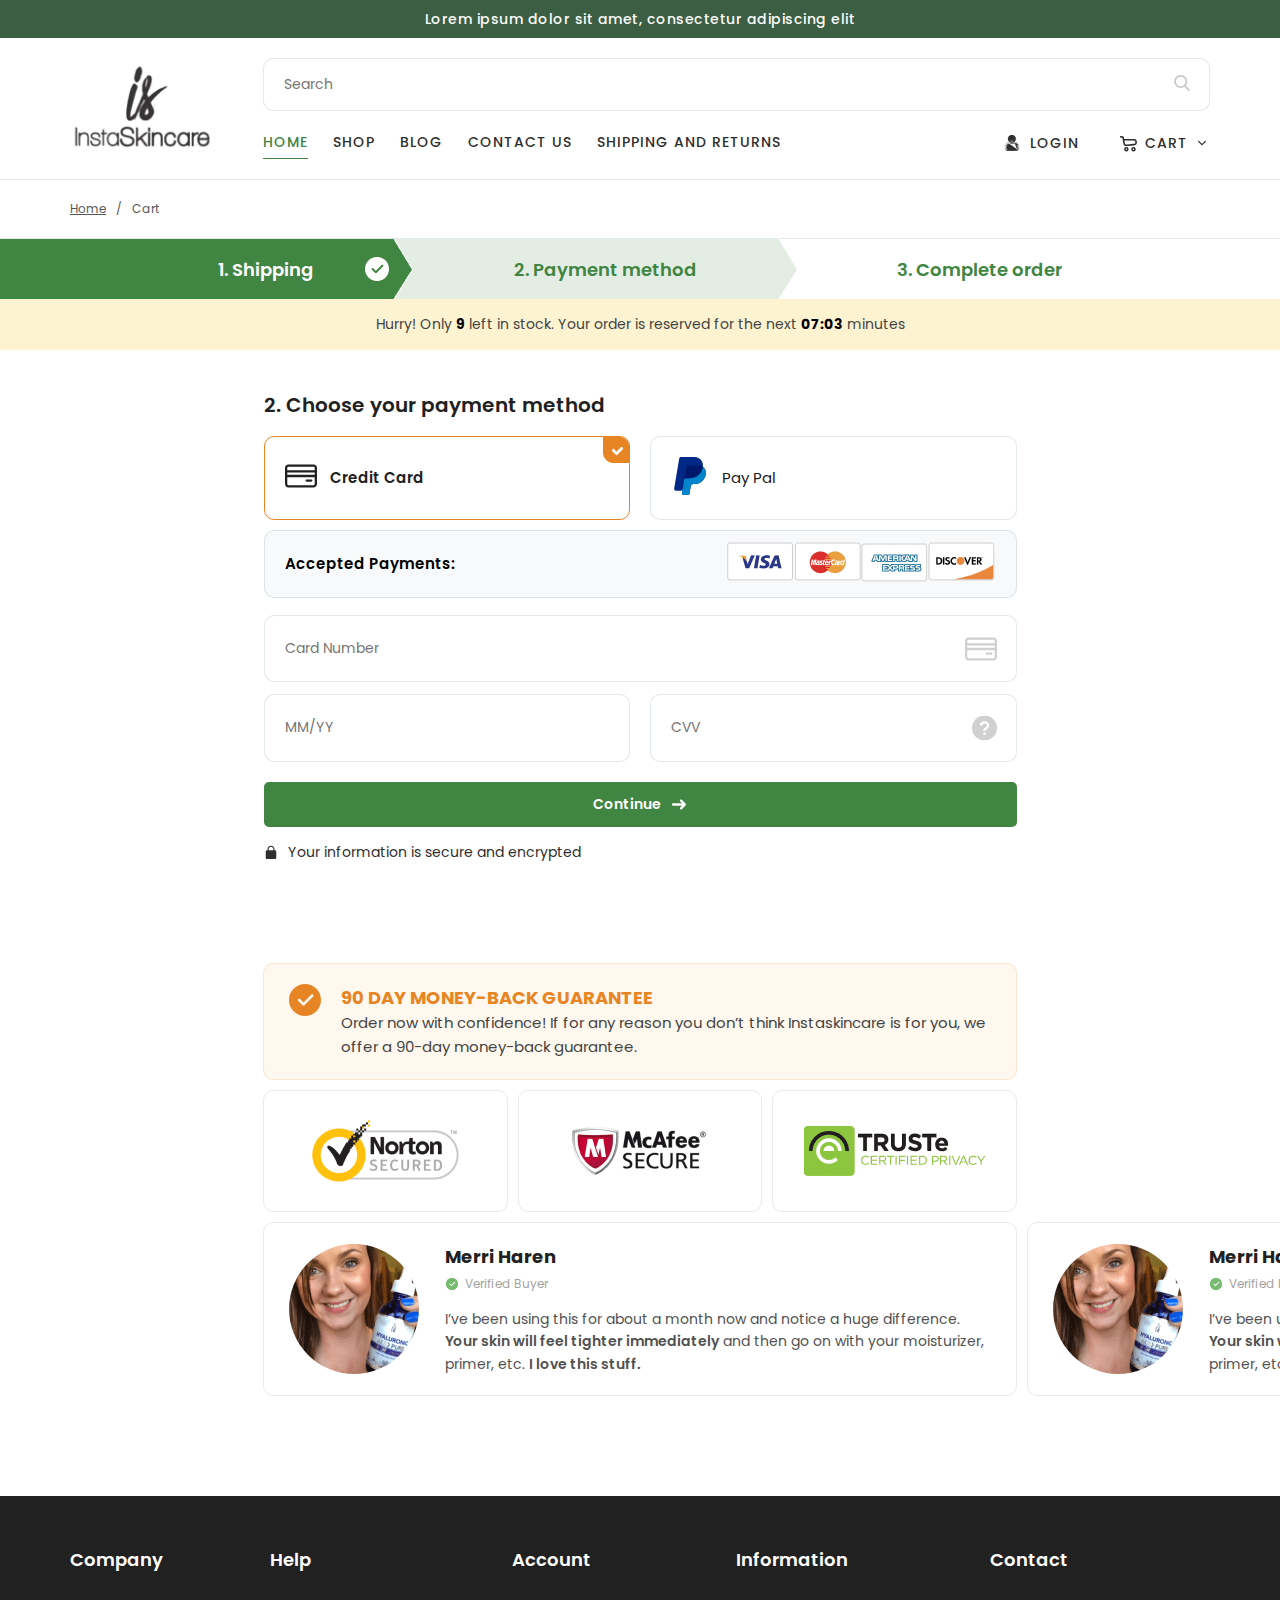
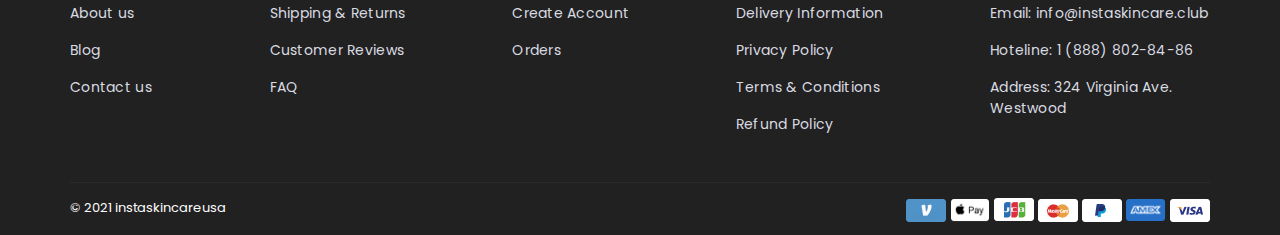
<file: app/payment.html>
<!DOCTYPE html>
<html lang="ru">
<head>
    <meta charset="UTF-8">
    <!-- Useful meta tags -->
    <meta name="viewport" content="width=device-width, initial-scale=1">
    <meta name="description" content="">
    <link rel="stylesheet" href="css/app.min.css">
    <title>Home</title>
    <link rel="preconnect" href="https://fonts.googleapis.com">
    <link rel="preconnect" href="https://fonts.gstatic.com" crossorigin>
    <link href="https://fonts.googleapis.com/css2?family=Inter:wght@100;200;300;400;500;600;700;800;900&display=swap" rel="stylesheet">
    <link href="https://fonts.googleapis.com/css2?family=Rubik:ital,wght@0,300;0,400;0,500;0,600;0,700;0,800;0,900;1,300;1,400;1,500;1,600;1,700;1,800;1,900&display=swap" rel="stylesheet">
    <link href="https://fonts.googleapis.com/css2?family=Roboto:ital,wght@0,100;0,300;0,400;0,500;0,700;0,900;1,100;1,300;1,400;1,500;1,700;1,900&display=swap" rel="stylesheet">
    <link href="https://fonts.googleapis.com/css2?family=Poppins:ital,wght@0,100;0,200;0,300;0,400;0,500;0,600;0,700;0,800;0,900;1,100;1,200;1,300;1,400;1,500;1,600;1,700;1,800;1,900&display=swap" rel="stylesheet">
    <link rel="stylesheet" href="https://unpkg.com/swiper/swiper-bundle.min.css" />
</head>
<body>
<header class="header">
    <div class="container">
        <div class="header__top">
            <span>Lorem ipsum dolor sit amet, consectetur adipiscing elit</span>
        </div>
        <div class="header__bottom">
            <div class="header__burger">
                <svg width="24" height="24" viewBox="0 0 24 24" fill="none" xmlns="http://www.w3.org/2000/svg">
                    <path d="M22.8 17.6495H1.2C0.537608 17.6495 0 18.2491 0 18.988C0 19.7268 0.537608 20.3265 1.2 20.3265H22.8C23.4624 20.3265 24 19.7268 24 18.9879C24 18.2491 23.4624 17.6495 22.8 17.6495ZM1.2 6.34694H22.8C23.4624 6.34694 24 5.74734 24 5.00848C24 4.26961 23.4624 3.67001 22.8 3.67001H1.2C0.537608 3.67006 0 4.26965 0 5.00852C0 5.74734 0.537608 6.34694 1.2 6.34694ZM22.8 10.6598H1.2C0.537608 10.6598 0 11.2594 0 11.9983C0 12.7371 0.537608 13.3367 1.2 13.3367H22.8C23.4624 13.3367 24 12.7371 24 11.9983C24 11.2594 23.4624 10.6598 22.8 10.6598Z" fill="#212121"/>
                </svg>
            </div>
            <a href="" class="header__logo">
                <img src="img/header/01.png" alt="">
            </a>
            <div class="header__right">
                <div class="header__search">
                    <input placeholder="Search" type="text">
                    <div class="header__search-button">
                        <svg width="16" height="16" viewBox="0 0 16 16" fill="none" xmlns="http://www.w3.org/2000/svg">
                            <path d="M15.4886 14.5735L11.6805 10.6129C12.6597 9.44901 13.1961 7.98455 13.1961 6.45999C13.1961 2.89801 10.2981 0 6.73612 0C3.17413 0 0.276123 2.89801 0.276123 6.45999C0.276123 10.022 3.17413 12.92 6.73612 12.92C8.07334 12.92 9.34764 12.5167 10.4371 11.751L14.2741 15.7416C14.4345 15.9082 14.6502 16 14.8813 16C15.1001 16 15.3077 15.9166 15.4653 15.7649C15.8001 15.4428 15.8107 14.9085 15.4886 14.5735ZM6.73612 1.68522C9.36899 1.68522 11.5109 3.82713 11.5109 6.45999C11.5109 9.09286 9.36899 11.2348 6.73612 11.2348C4.10325 11.2348 1.96134 9.09286 1.96134 6.45999C1.96134 3.82713 4.10325 1.68522 6.73612 1.68522Z" fill="#212121" fill-opacity="0.25"/>
                        </svg>
                    </div>
                </div>
                <div class="header__nav">
                    <div class="header__menu">
                        <a href="" class="header__link header__link_active">HOME</a>
                        <a href="" class="header__link">SHOP</a>
                        <a href="" class="header__link">BLOG</a>
                        <a href="" class="header__link">CONTACT US</a>
                        <a href="" class="header__link">SHIPPING AND RETURNS</a>
                    </div>
                    <div class="header__personal">
                        <a href="login.html" class="header__profile">
                            <div class="header__profile-img">
                                <svg width="16" height="16" viewBox="0 0 16 16" fill="none" xmlns="http://www.w3.org/2000/svg">
                                    <g clip-path="url(#clip456)">
                                        <path d="M7.88591 1.03762C7.09995 1.03762 6.45106 1.30649 5.89498 1.86258C5.33876 2.4188 5.06977 3.06781 5.06977 3.85351C5.06977 4.63946 5.33876 5.28846 5.89496 5.84455L7.88591 1.03762ZM7.88591 1.03762C8.67174 1.03762 9.32075 1.30649 9.87696 1.86257M7.88591 1.03762L9.87696 1.86257M9.87696 1.86257C10.4331 2.41879 10.702 3.06781 10.702 3.85351M9.87696 1.86257L10.702 3.85351M10.702 3.85351C10.702 4.63945 10.4331 5.28834 9.87697 5.84456M10.702 3.85351L9.87697 5.84456M9.87697 5.84456C9.87697 5.84456 9.87696 5.84457 9.87696 5.84457M9.87697 5.84456L9.87696 5.84457M9.87696 5.84457C9.32075 6.40077 8.67174 6.66964 7.88591 6.66964C7.10022 6.66964 6.45132 6.40066 5.89497 5.84455L9.87696 5.84457ZM10.6815 6.64894L10.6815 6.64894C11.4492 5.88106 11.8397 4.93901 11.8397 3.85351C11.8397 2.76838 11.4494 1.8262 10.6814 1.05808L10.6813 1.05806C9.91333 0.290304 8.97116 -0.1 7.88591 -0.1C6.80042 -0.1 5.85836 0.290304 5.09047 1.05819C4.32258 1.82608 3.93215 2.76825 3.93215 3.85351C3.93215 4.939 4.32258 5.88118 5.09047 6.64907L5.09049 6.64908C5.8586 7.41683 6.80077 7.80726 7.88591 7.80726C8.97128 7.80726 9.91346 7.41696 10.6815 6.64894Z" fill="#2E2E2E" stroke="#2E2E2E" stroke-width="0.2"/>
                                        <path d="M14.5978 11.2744L14.5978 11.2745C14.6627 11.6366 14.7069 11.9803 14.7288 12.2962M14.5978 11.2744L14.7288 12.2962M14.5978 11.2744C14.5322 10.9088 14.4476 10.5624 14.346 10.2451L14.346 10.2451M14.5978 11.2744L14.346 10.2451M14.7288 12.2962C14.7503 12.6033 14.7613 12.9236 14.7614 13.2481V13.2482C14.7614 14.1063 14.4878 14.8106 13.9411 15.3307L13.8722 15.2583M14.7288 12.2962L13.8722 15.2583M13.8722 15.2583L13.9411 15.3307C13.4023 15.8434 12.692 16.0999 11.839 16.0999H4.13489C3.28163 16.0999 2.57137 15.8434 2.03263 15.3307M13.8722 15.2583L2.03263 15.3307M14.346 10.2451C14.2403 9.91525 14.097 9.58984 13.9197 9.27824M14.346 10.2451L9.80944 8.33065M10.5157 7.99426C10.8208 7.79565 10.9788 7.72864 11.1421 7.72864C11.558 7.72864 11.9468 7.79895 12.2976 7.93774C12.6497 8.07727 12.9541 8.26855 13.2028 8.50647M10.5157 7.99426L14.2507 10.2756C14.1472 9.95251 14.0067 9.63342 13.8328 9.32763M10.5157 7.99426C10.328 8.1167 10.1084 8.2583 9.86328 8.41492L10.5157 7.99426ZM13.2028 8.50647C13.4406 8.73388 13.6525 9.01025 13.8328 9.32763M13.2028 8.50647L13.2719 8.43421C13.2719 8.43421 13.2719 8.4342 13.2719 8.4342M13.2028 8.50647L13.2719 8.4342M13.8328 9.32763L13.9197 9.27824M13.8328 9.32763L13.9197 9.27819C13.9197 9.27821 13.9197 9.27822 13.9197 9.27824M13.9197 9.27824C13.7351 8.95334 13.5174 8.66904 13.2719 8.4342M13.2719 8.4342C13.013 8.18651 12.6973 7.98858 12.3345 7.84478L12.3344 7.84476C11.9707 7.70087 11.5693 7.62864 11.1421 7.62864C10.9467 7.62864 10.7669 7.71142 10.4612 7.91046L10.4611 7.9105C10.2737 8.03273 10.0544 8.17416 9.80944 8.33065M9.80944 8.33065C9.60957 8.45798 9.33434 8.57993 8.98831 8.6917L8.98826 8.69172C8.65555 8.79938 8.31851 8.85373 7.98645 8.85373C7.65464 8.85373 7.31759 8.79938 6.98462 8.69171L6.98459 8.6917C6.63886 8.58003 6.36353 8.45807 6.16408 8.33077L9.80944 8.33065ZM2.70125 8.43434L2.70125 8.43434C2.96037 8.1864 3.27622 7.98846 3.63883 7.84489L2.70125 8.43434ZM2.70125 8.43434C2.45572 8.66928 2.23801 8.95345 2.05355 9.27824M2.70125 8.43434L1.62741 10.2453M1.62741 10.2453L1.62742 10.2453C1.73311 9.91509 1.87657 9.5898 2.05355 9.27824M1.62741 10.2453C1.52595 10.5626 1.44133 10.9088 1.3757 11.2744L1.62741 10.2453ZM2.05355 9.27824L2.1405 9.32763L2.05355 9.27825C2.05355 9.27825 2.05355 9.27824 2.05355 9.27824ZM2.03263 15.3307L2.03259 15.3307C1.4861 14.8102 1.2125 14.1062 1.2125 13.2483L2.03263 15.3307ZM13.1568 14.5065L13.1568 14.5065C13.4673 14.211 13.6236 13.8047 13.6238 13.2483C13.6236 12.9498 13.6137 12.6563 13.594 12.3757L13.5935 12.3686H13.5935C13.5743 12.0963 13.5355 11.7958 13.4781 11.4753C13.4212 11.1579 13.3486 10.8607 13.2625 10.592C13.181 10.3373 13.0694 10.0842 12.9307 9.84033L12.9306 9.84029C12.7993 9.60919 12.6493 9.41299 12.4854 9.25622L12.5546 9.18396L12.4854 9.25621C12.3353 9.11258 12.1441 8.99298 11.9157 8.90255C11.7142 8.82284 11.4869 8.77722 11.2379 8.76793C11.2054 8.78618 11.1553 8.81599 11.0825 8.86342C11.0824 8.86344 11.0824 8.86346 11.0824 8.86348L11.0278 8.77966L13.1568 14.5065ZM13.1568 14.5065C12.8381 14.8098 12.4116 14.9622 11.8389 14.9622H4.13489C3.56204 14.9622 3.13553 14.8098 2.81699 14.5067C2.50641 14.211 2.35012 13.8045 2.35012 13.2483C2.35012 12.9506 2.35994 12.6569 2.37954 12.3752L2.37955 12.3752C2.39854 12.1006 2.43745 11.7979 2.4954 11.4754L2.4954 11.4754C2.55247 11.1577 2.62496 10.8604 2.71084 10.5921C2.7925 10.3372 2.90404 10.0842 3.04261 9.8402C3.17392 9.60933 3.32395 9.41311 3.48786 9.25619L3.48786 9.25619C3.63796 9.11247 3.8291 8.993 4.05767 8.90255L4.05768 8.90255C4.25906 8.82284 4.48641 8.77722 4.73523 8.76793C4.76776 8.78617 4.81786 8.81593 4.89069 8.86343L4.89071 8.86344C5.08375 8.98924 5.30618 9.13272 5.55201 9.28972L5.55208 9.28976C5.83817 9.47216 6.20323 9.63479 6.63476 9.7741L13.1568 14.5065ZM6.16403 8.33074C5.92144 8.17572 5.70198 8.0343 5.51175 7.91036L6.16403 8.33074ZM4.83105 7.62852C4.40373 7.62852 4.00242 7.70088 3.63885 7.84489L4.83105 7.62852ZM1.37569 11.2744C1.3107 11.6361 1.26662 11.9799 1.24472 12.2965L1.37569 11.2744Z" fill="#2E2E2E" stroke="#2E2E2E" stroke-width="0.2"/>
                                    </g>
                                    <defs>
                                        <clipPath id="clip456">
                                            <rect width="16" height="16" fill="white"/>
                                        </clipPath>
                                    </defs>
                                </svg>
                            </div>
                            <div class="header__profile-top">
                                <span>LOGIN</span>
                            </div>
                        </a>
                        <div class="header__cart">
                            <div class="header__cart-img">
                                <svg width="19" height="18" viewBox="0 0 19 18" fill="none" xmlns="http://www.w3.org/2000/svg">
                                    <path d="M1.75 1.875H2.65424C3.13263 1.875 3.37183 1.875 3.56628 1.96174C3.73771 2.03821 3.88415 2.16138 3.98886 2.31717C4.10763 2.49388 4.14862 2.72954 4.23058 3.20085L4.45652 4.5M4.45652 4.5L4.99173 7.57743C5.17091 8.60771 5.26049 9.12285 5.52583 9.49395C5.75945 9.8207 6.08606 10.0695 6.46311 10.208C6.89132 10.3654 7.41176 10.315 8.45264 10.2143L14.9605 9.58447C15.2954 9.55205 15.4629 9.53585 15.6046 9.50086C16.3933 9.30603 16.9859 8.65339 17.1038 7.84952C17.125 7.70514 17.125 7.53688 17.125 7.20038V7.20038C17.125 6.84286 17.125 6.6641 17.1019 6.51329C16.9726 5.6714 16.3244 5.00372 15.4867 4.84966C15.3367 4.82206 15.158 4.81677 14.8006 4.8062L4.45652 4.5Z" stroke="#2E2E2E" stroke-width="1.6" stroke-linecap="round" stroke-linejoin="round"/>
                                    <ellipse cx="7.375" cy="14.25" rx="1.5" ry="1.5" stroke="#2E2E2E" stroke-width="1.5"/>
                                    <ellipse cx="14.5" cy="14.25" rx="1.5" ry="1.5" stroke="#2E2E2E" stroke-width="1.5"/>
                                </svg>
                            </div>
                            <div class="header__cart-top">
                                <span>CART</span>
                            </div>
                            <div class="header__cart-bottom">
                                <div class="header__cart-products">
                                    <div class="header__cart-product">
                                        <div class="header__cart-product-img">
                                            <img src="img/header/04.png" alt="">
                                        </div>
                                        <div class="header__cart-product-text">
                                            <div class="header__cart-text-left">
                                                <p>
                                                    Hyaluronic Acid for Face - 100% Pure Medical Quality Clinical Strength Formul...
                                                </p>
                                                <div class="header__cart-prices">
                                                    <span>1</span>
                                                    <span>x</span>
                                                    <span>$15.99</span>
                                                </div>
                                            </div>
                                            <div class="header__cart-remove">
                                                <svg width="10" height="10" viewBox="0 0 10 10" fill="none" xmlns="http://www.w3.org/2000/svg">
                                                    <path fill-rule="evenodd" clip-rule="evenodd" d="M4.64645 3.40745C4.84171 3.60272 5.15829 3.60272 5.35355 3.40745L8.40745 0.353553C8.60272 0.158291 8.9193 0.158291 9.11456 0.353553L9.64645 0.88544C9.84171 1.0807 9.84171 1.39728 9.64645 1.59255L6.59255 4.64645C6.39728 4.84171 6.39728 5.15829 6.59255 5.35355L9.64645 8.40745C9.84171 8.60272 9.84171 8.9193 9.64645 9.11456L9.11456 9.64645C8.9193 9.84171 8.60272 9.84171 8.40745 9.64645L5.35355 6.59255C5.15829 6.39728 4.84171 6.39728 4.64645 6.59255L1.59255 9.64645C1.39728 9.84171 1.0807 9.84171 0.88544 9.64645L0.353553 9.11456C0.158291 8.9193 0.158291 8.60272 0.353554 8.40745L3.40745 5.35355C3.60272 5.15829 3.60272 4.84171 3.40745 4.64645L0.353553 1.59255C0.158291 1.39728 0.158291 1.0807 0.353553 0.88544L0.88544 0.353553C1.0807 0.158291 1.39728 0.158291 1.59255 0.353554L4.64645 3.40745Z" fill="#DC5151"/>
                                                </svg>
                                            </div>
                                        </div>
                                    </div>
                                    <div class="header__cart-product">
                                        <div class="header__cart-product-img">
                                            <img src="img/header/04.png" alt="">
                                        </div>
                                        <div class="header__cart-product-text">
                                            <div class="header__cart-text-left">
                                                <p>
                                                    Hyaluronic Acid for Face - 100% Pure Medical Quality Clinical Strength Formul...
                                                </p>
                                                <div class="header__cart-prices">
                                                    <span>1</span>
                                                    <span>x</span>
                                                    <span>$15.99</span>
                                                </div>
                                            </div>
                                            <div class="header__cart-remove">
                                                <svg width="10" height="10" viewBox="0 0 10 10" fill="none" xmlns="http://www.w3.org/2000/svg">
                                                    <path fill-rule="evenodd" clip-rule="evenodd" d="M4.64645 3.40745C4.84171 3.60272 5.15829 3.60272 5.35355 3.40745L8.40745 0.353553C8.60272 0.158291 8.9193 0.158291 9.11456 0.353553L9.64645 0.88544C9.84171 1.0807 9.84171 1.39728 9.64645 1.59255L6.59255 4.64645C6.39728 4.84171 6.39728 5.15829 6.59255 5.35355L9.64645 8.40745C9.84171 8.60272 9.84171 8.9193 9.64645 9.11456L9.11456 9.64645C8.9193 9.84171 8.60272 9.84171 8.40745 9.64645L5.35355 6.59255C5.15829 6.39728 4.84171 6.39728 4.64645 6.59255L1.59255 9.64645C1.39728 9.84171 1.0807 9.84171 0.88544 9.64645L0.353553 9.11456C0.158291 8.9193 0.158291 8.60272 0.353554 8.40745L3.40745 5.35355C3.60272 5.15829 3.60272 4.84171 3.40745 4.64645L0.353553 1.59255C0.158291 1.39728 0.158291 1.0807 0.353553 0.88544L0.88544 0.353553C1.0807 0.158291 1.39728 0.158291 1.59255 0.353554L4.64645 3.40745Z" fill="#DC5151"/>
                                                </svg>
                                            </div>
                                        </div>
                                    </div>
                                </div>
                                <div class="header__cart-nav">
                                    <div class="header__cart-subtotal">
                                        <span>
                                            Subtotal:
                                        </span>
                                        <span>
                                            $15.99
                                        </span>
                                    </div>
                                    <div class="header__cart-buttons">
                                        <div class="header__cart-button">
                                            View cart
                                        </div>
                                        <div class="header__cart-button">
                                            Checkout
                                        </div>
                                    </div>
                                </div>
                                <div class="header__cart-desc">
                                    <div class="header__cart-desc-item">
                                        <svg width="18" height="18" viewBox="0 0 18 18" fill="none" xmlns="http://www.w3.org/2000/svg">
                                            <path d="M13.5946 10.7017C12.3435 10.7017 11.3257 11.7195 11.3257 12.9706C11.3257 14.2217 12.3435 15.2395 13.5946 15.2395C14.8459 15.2395 15.8635 14.2217 15.8635 12.9706C15.8635 11.7195 14.8457 10.7017 13.5946 10.7017ZM13.5946 14.105C12.969 14.105 12.4601 13.5962 12.4601 12.9706C12.4601 12.3449 12.969 11.8361 13.5946 11.8361C14.2202 11.8361 14.7291 12.3449 14.7291 12.9706C14.7291 13.5962 14.2202 14.105 13.5946 14.105Z" fill="black"/>
                                            <path d="M5.84264 10.7017C4.59154 10.7017 3.57373 11.7195 3.57373 12.9706C3.57373 14.2217 4.59154 15.2395 5.84264 15.2395C7.09375 15.2395 8.11156 14.2217 8.11156 12.9706C8.11156 11.7195 7.09375 10.7017 5.84264 10.7017ZM5.84264 14.105C5.217 14.105 4.70819 13.5962 4.70819 12.9706C4.70819 12.3449 5.217 11.8361 5.84264 11.8361C6.46811 11.8361 6.9771 12.3449 6.9771 12.9706C6.9771 13.5962 6.46828 14.105 5.84264 14.105Z" fill="black"/>
                                            <path d="M15.1227 4.20726C15.0263 4.01573 14.8302 3.8949 14.6158 3.8949H11.6284V5.02936H14.266L15.8106 8.10146L16.8244 7.59169L15.1227 4.20726Z" fill="black"/>
                                            <path d="M11.8926 12.4224H7.60059V13.5568H11.8926V12.4224Z" fill="black"/>
                                            <path d="M4.1405 12.4224H2.17414C1.86083 12.4224 1.60693 12.6763 1.60693 12.9896C1.60693 13.3029 1.86087 13.5568 2.17414 13.5568H4.14054C4.45385 13.5568 4.70775 13.3029 4.70775 12.9896C4.70775 12.6763 4.45382 12.4224 4.1405 12.4224Z" fill="black"/>
                                            <path d="M17.8806 8.95461L16.7649 7.51763C16.6577 7.37922 16.4923 7.29829 16.317 7.29829H12.1951V3.32771C12.1951 3.0144 11.9412 2.7605 11.6279 2.7605H2.17414C1.86083 2.7605 1.60693 3.01443 1.60693 3.32771C1.60693 3.64099 1.86087 3.89492 2.17414 3.89492H11.0607V7.8655C11.0607 8.17881 11.3146 8.43271 11.6279 8.43271H16.0392L16.8653 9.49682V12.4222H15.2959C14.9826 12.4222 14.7287 12.6761 14.7287 12.9894C14.7287 13.3027 14.9827 13.5566 15.2959 13.5566H17.4325C17.7458 13.5566 17.9997 13.3027 17.9997 12.9894V9.30251C17.9997 9.17658 17.9578 9.05406 17.8806 8.95461Z" fill="black"/>
                                            <path d="M4.10274 9.54834H1.49348C1.18017 9.54834 0.92627 9.80227 0.92627 10.1156C0.92627 10.4289 1.1802 10.6828 1.49348 10.6828H4.10271C4.41602 10.6828 4.66992 10.4288 4.66992 10.1156C4.66995 9.80227 4.41602 9.54834 4.10274 9.54834Z" fill="black"/>
                                            <path d="M5.40756 7.31714H0.567211C0.253934 7.31714 0 7.57107 0 7.88438C0 8.1977 0.253934 8.4516 0.567211 8.4516H5.40756C5.72087 8.4516 5.97477 8.19766 5.97477 7.88438C5.97477 7.57111 5.72087 7.31714 5.40756 7.31714Z" fill="black"/>
                                            <path d="M6.33383 5.08618H1.49348C1.18017 5.08618 0.92627 5.34012 0.92627 5.65339C0.92627 5.96671 1.1802 6.2206 1.49348 6.2206H6.33383C6.64714 6.2206 6.90104 5.96667 6.90104 5.65339C6.90107 5.34012 6.64714 5.08618 6.33383 5.08618Z" fill="black"/>
                                        </svg>
                                        <p>
                                            <span>Fast Shipping!</span> Orders ship within 48 hours.
                                        </p>
                                    </div>
                                    <div class="header__cart-desc-item">
                                        <svg width="18" height="18" viewBox="0 0 18 18" fill="none" xmlns="http://www.w3.org/2000/svg">
                                            <g clip-path="url(#clip0)">
                                                <path d="M16.543 4.63467C16.5338 4.1487 16.5249 3.6896 16.5249 3.24546C16.5249 2.89751 16.2429 2.61542 15.8949 2.61542C13.2004 2.61542 11.1489 1.84105 9.43885 0.178398C9.19422 -0.0595079 8.80494 -0.0594239 8.5604 0.178398C6.85054 1.84105 4.79936 2.61542 2.10503 2.61542C1.75707 2.61542 1.47498 2.89751 1.47498 3.24546C1.47498 3.68969 1.46624 4.14895 1.45692 4.63501C1.37056 9.15756 1.25228 15.3514 8.79326 17.9653C8.86013 17.9885 8.92986 18.0001 8.99958 18.0001C9.06931 18.0001 9.13912 17.9885 9.2059 17.9653C16.7475 15.3513 16.6294 9.15731 16.543 4.63467ZM8.99967 16.7014C2.53228 14.352 2.63007 9.20536 2.71684 4.65903C2.72205 4.38618 2.72709 4.12173 2.73062 3.86249C5.25417 3.75597 7.27216 2.99126 8.99967 1.48637C10.7273 2.99126 12.7457 3.75605 15.2694 3.86249C15.2729 4.12165 15.2779 4.38593 15.2832 4.65861C15.3699 9.20511 15.4676 14.3519 8.99967 16.7014Z" fill="black"/>
                                                <path d="M11.1695 6.81133L8.12852 9.85211L6.83088 8.55446C6.58483 8.30849 6.18588 8.30849 5.93991 8.55446C5.69386 8.8006 5.69386 9.19946 5.93991 9.44552L7.68304 11.1886C7.80602 11.3116 7.96732 11.3731 8.12852 11.3731C8.28973 11.3731 8.45102 11.3116 8.57401 11.1886L12.0603 7.70238C12.3065 7.45633 12.3065 7.05738 12.0604 6.81141C11.8145 6.56536 11.4155 6.56528 11.1695 6.81133Z" fill="black"/>
                                            </g>
                                            <defs>
                                                <clipPath id="clip0">
                                                    <rect width="18" height="18" fill="white"/>
                                                </clipPath>
                                            </defs>
                                        </svg>
                                        <p><span>Order with confidence.</span> We have a 90 day love it guarantee. If you don’t love your experience with any SkinnyFit product, we’ll refund you—even if you send us an empty container!</p>
                                    </div>
                                </div>
                            </div>
                        </div>
                    </div>
                </div>
            </div>
        </div>
        <div class="header__mob">
            <div class="header__mob-wrapper">
                <div class="header__mob-search">
                    <input type="text" placeholder="Search">
                    <div class="header__bom-search-btn">
                        <svg width="16" height="16" viewBox="0 0 16 16" fill="none" xmlns="http://www.w3.org/2000/svg">
                            <path d="M15.4886 14.5735L11.6805 10.6129C12.6597 9.44901 13.1961 7.98455 13.1961 6.45999C13.1961 2.89801 10.2981 0 6.73612 0C3.17413 0 0.276123 2.89801 0.276123 6.45999C0.276123 10.022 3.17413 12.92 6.73612 12.92C8.07334 12.92 9.34764 12.5167 10.4371 11.751L14.2741 15.7416C14.4345 15.9082 14.6502 16 14.8813 16C15.1001 16 15.3077 15.9166 15.4653 15.7649C15.8001 15.4428 15.8107 14.9085 15.4886 14.5735ZM6.73612 1.68522C9.36899 1.68522 11.5109 3.82713 11.5109 6.45999C11.5109 9.09286 9.36899 11.2348 6.73612 11.2348C4.10325 11.2348 1.96134 9.09286 1.96134 6.45999C1.96134 3.82713 4.10325 1.68522 6.73612 1.68522Z" fill="#212121" fill-opacity="0.25"/>
                        </svg>
                    </div>
                </div>
                <nav>
                    <ul class="header__mob-menu">
                        <li class="header__mob-link header__mob-link_active">
                            <a href="">
                                HOME
                            </a>
                        </li>
                        <li class="header__mob-link">
                            <a href="">
                                SHOP
                            </a>
                        </li>
                        <li class="header__mob-link">
                            <a href="">
                                BLOG
                            </a>
                        </li>
                        <li class="header__mob-link">
                            <a href="">
                                CONTACT US
                            </a>
                        </li>
                        <li class="header__mob-link">
                            <a href="">
                                SHIPPING AND RETURN
                            </a>
                        </li>
                    </ul>
                </nav>
                <a href="login.html" class="header__mob-login">
                    <svg width="16" height="16" viewBox="0 0 16 16" fill="none" xmlns="http://www.w3.org/2000/svg">
                        <g clip-path="url(#clip456)">
                            <path d="M7.88591 1.03762C7.09995 1.03762 6.45106 1.30649 5.89498 1.86258C5.33876 2.4188 5.06977 3.06781 5.06977 3.85351C5.06977 4.63946 5.33876 5.28846 5.89496 5.84455L7.88591 1.03762ZM7.88591 1.03762C8.67174 1.03762 9.32075 1.30649 9.87696 1.86257M7.88591 1.03762L9.87696 1.86257M9.87696 1.86257C10.4331 2.41879 10.702 3.06781 10.702 3.85351M9.87696 1.86257L10.702 3.85351M10.702 3.85351C10.702 4.63945 10.4331 5.28834 9.87697 5.84456M10.702 3.85351L9.87697 5.84456M9.87697 5.84456C9.87697 5.84456 9.87696 5.84457 9.87696 5.84457M9.87697 5.84456L9.87696 5.84457M9.87696 5.84457C9.32075 6.40077 8.67174 6.66964 7.88591 6.66964C7.10022 6.66964 6.45132 6.40066 5.89497 5.84455L9.87696 5.84457ZM10.6815 6.64894L10.6815 6.64894C11.4492 5.88106 11.8397 4.93901 11.8397 3.85351C11.8397 2.76838 11.4494 1.8262 10.6814 1.05808L10.6813 1.05806C9.91333 0.290304 8.97116 -0.1 7.88591 -0.1C6.80042 -0.1 5.85836 0.290304 5.09047 1.05819C4.32258 1.82608 3.93215 2.76825 3.93215 3.85351C3.93215 4.939 4.32258 5.88118 5.09047 6.64907L5.09049 6.64908C5.8586 7.41683 6.80077 7.80726 7.88591 7.80726C8.97128 7.80726 9.91346 7.41696 10.6815 6.64894Z" fill="#2E2E2E" stroke="#2E2E2E" stroke-width="0.2"/>
                            <path d="M14.5978 11.2744L14.5978 11.2745C14.6627 11.6366 14.7069 11.9803 14.7288 12.2962M14.5978 11.2744L14.7288 12.2962M14.5978 11.2744C14.5322 10.9088 14.4476 10.5624 14.346 10.2451L14.346 10.2451M14.5978 11.2744L14.346 10.2451M14.7288 12.2962C14.7503 12.6033 14.7613 12.9236 14.7614 13.2481V13.2482C14.7614 14.1063 14.4878 14.8106 13.9411 15.3307L13.8722 15.2583M14.7288 12.2962L13.8722 15.2583M13.8722 15.2583L13.9411 15.3307C13.4023 15.8434 12.692 16.0999 11.839 16.0999H4.13489C3.28163 16.0999 2.57137 15.8434 2.03263 15.3307M13.8722 15.2583L2.03263 15.3307M14.346 10.2451C14.2403 9.91525 14.097 9.58984 13.9197 9.27824M14.346 10.2451L9.80944 8.33065M10.5157 7.99426C10.8208 7.79565 10.9788 7.72864 11.1421 7.72864C11.558 7.72864 11.9468 7.79895 12.2976 7.93774C12.6497 8.07727 12.9541 8.26855 13.2028 8.50647M10.5157 7.99426L14.2507 10.2756C14.1472 9.95251 14.0067 9.63342 13.8328 9.32763M10.5157 7.99426C10.328 8.1167 10.1084 8.2583 9.86328 8.41492L10.5157 7.99426ZM13.2028 8.50647C13.4406 8.73388 13.6525 9.01025 13.8328 9.32763M13.2028 8.50647L13.2719 8.43421C13.2719 8.43421 13.2719 8.4342 13.2719 8.4342M13.2028 8.50647L13.2719 8.4342M13.8328 9.32763L13.9197 9.27824M13.8328 9.32763L13.9197 9.27819C13.9197 9.27821 13.9197 9.27822 13.9197 9.27824M13.9197 9.27824C13.7351 8.95334 13.5174 8.66904 13.2719 8.4342M13.2719 8.4342C13.013 8.18651 12.6973 7.98858 12.3345 7.84478L12.3344 7.84476C11.9707 7.70087 11.5693 7.62864 11.1421 7.62864C10.9467 7.62864 10.7669 7.71142 10.4612 7.91046L10.4611 7.9105C10.2737 8.03273 10.0544 8.17416 9.80944 8.33065M9.80944 8.33065C9.60957 8.45798 9.33434 8.57993 8.98831 8.6917L8.98826 8.69172C8.65555 8.79938 8.31851 8.85373 7.98645 8.85373C7.65464 8.85373 7.31759 8.79938 6.98462 8.69171L6.98459 8.6917C6.63886 8.58003 6.36353 8.45807 6.16408 8.33077L9.80944 8.33065ZM2.70125 8.43434L2.70125 8.43434C2.96037 8.1864 3.27622 7.98846 3.63883 7.84489L2.70125 8.43434ZM2.70125 8.43434C2.45572 8.66928 2.23801 8.95345 2.05355 9.27824M2.70125 8.43434L1.62741 10.2453M1.62741 10.2453L1.62742 10.2453C1.73311 9.91509 1.87657 9.5898 2.05355 9.27824M1.62741 10.2453C1.52595 10.5626 1.44133 10.9088 1.3757 11.2744L1.62741 10.2453ZM2.05355 9.27824L2.1405 9.32763L2.05355 9.27825C2.05355 9.27825 2.05355 9.27824 2.05355 9.27824ZM2.03263 15.3307L2.03259 15.3307C1.4861 14.8102 1.2125 14.1062 1.2125 13.2483L2.03263 15.3307ZM13.1568 14.5065L13.1568 14.5065C13.4673 14.211 13.6236 13.8047 13.6238 13.2483C13.6236 12.9498 13.6137 12.6563 13.594 12.3757L13.5935 12.3686H13.5935C13.5743 12.0963 13.5355 11.7958 13.4781 11.4753C13.4212 11.1579 13.3486 10.8607 13.2625 10.592C13.181 10.3373 13.0694 10.0842 12.9307 9.84033L12.9306 9.84029C12.7993 9.60919 12.6493 9.41299 12.4854 9.25622L12.5546 9.18396L12.4854 9.25621C12.3353 9.11258 12.1441 8.99298 11.9157 8.90255C11.7142 8.82284 11.4869 8.77722 11.2379 8.76793C11.2054 8.78618 11.1553 8.81599 11.0825 8.86342C11.0824 8.86344 11.0824 8.86346 11.0824 8.86348L11.0278 8.77966L13.1568 14.5065ZM13.1568 14.5065C12.8381 14.8098 12.4116 14.9622 11.8389 14.9622H4.13489C3.56204 14.9622 3.13553 14.8098 2.81699 14.5067C2.50641 14.211 2.35012 13.8045 2.35012 13.2483C2.35012 12.9506 2.35994 12.6569 2.37954 12.3752L2.37955 12.3752C2.39854 12.1006 2.43745 11.7979 2.4954 11.4754L2.4954 11.4754C2.55247 11.1577 2.62496 10.8604 2.71084 10.5921C2.7925 10.3372 2.90404 10.0842 3.04261 9.8402C3.17392 9.60933 3.32395 9.41311 3.48786 9.25619L3.48786 9.25619C3.63796 9.11247 3.8291 8.993 4.05767 8.90255L4.05768 8.90255C4.25906 8.82284 4.48641 8.77722 4.73523 8.76793C4.76776 8.78617 4.81786 8.81593 4.89069 8.86343L4.89071 8.86344C5.08375 8.98924 5.30618 9.13272 5.55201 9.28972L5.55208 9.28976C5.83817 9.47216 6.20323 9.63479 6.63476 9.7741L13.1568 14.5065ZM6.16403 8.33074C5.92144 8.17572 5.70198 8.0343 5.51175 7.91036L6.16403 8.33074ZM4.83105 7.62852C4.40373 7.62852 4.00242 7.70088 3.63885 7.84489L4.83105 7.62852ZM1.37569 11.2744C1.3107 11.6361 1.26662 11.9799 1.24472 12.2965L1.37569 11.2744Z" fill="#2E2E2E" stroke="#2E2E2E" stroke-width="0.2"/>
                        </g>
                        <defs>
                            <clipPath id="clip456">
                                <rect width="16" height="16" fill="white"/>
                            </clipPath>
                        </defs>
                    </svg>
                    <span>
                        LOGIN
                    </span>
                </a>
            </div>

        </div>
    </div>
</header>
<main class="main">
    <section class="position">
        <div class="container">
            <div class="position__item">
                <a href="">Home</a>
                <span>/</span>
            </div>
            <div class="position__item">
                <a href="">Cart</a>
                <span>/</span>
            </div>
        </div>
    </section>
    <section class="payment">
        <div class="container">
            <div class="payment__navigation">
                <div class="payment__navigation-left"></div>
                <div class="payment__navigation-all">
                    <div class="payment__navigation-item">
                        <span>1. Shipping</span>
                    </div>
                    <div class="payment__navigation-item">
                        <span>2. Payment method</span>
                    </div>
                    <div class="payment__navigation-item">
                        <span>3. Complete order</span>
                    </div>
                </div>
                <div class="payment__navigation-right"></div>
            </div>
            <div class="payment__reserved">
                Hurry! Only <span>9</span> left in stock. Your order is reserved for the next <span>07:03</span> minutes
            </div>
            <div class="payment__wrapper">
                <div class="payment-title">
                    2. Choose your payment method
                </div>
                <div class="payment__payments">
                    <div class="payment__payment payment__payment_active">
                        <div class="payment__payment-img">
                            <svg width="32" height="32" viewBox="0 0 32 32" fill="none" xmlns="http://www.w3.org/2000/svg">
                                <path d="M28.5714 4.57141H3.42857C1.53502 4.57141 0 6.10643 0 7.99998V23.9999C0 25.8935 1.53502 27.4285 3.42857 27.4285H28.5714C30.465 27.4285 32 25.8935 32 23.9999V7.99998C32 6.10643 30.465 4.57141 28.5714 4.57141ZM29.7142 23.9999C29.7142 24.6311 29.2026 25.1428 28.5714 25.1428H3.42857C2.79736 25.1428 2.28569 24.6311 2.28569 23.9999V17.1428H29.7142V23.9999ZM29.7142 14.8571H2.28569V12.5714H29.7142V14.8571ZM29.7142 10.2857H2.28569V7.99998C2.28569 7.36878 2.79736 6.8571 3.42857 6.8571H28.5714C29.2026 6.8571 29.7143 7.36878 29.7143 7.99998V10.2857H29.7142Z" fill="#212121"/>
                                <path d="M26.2856 19.4286H21.7142C21.083 19.4286 20.5713 19.9403 20.5713 20.5715C20.5713 21.2027 21.083 21.7143 21.7142 21.7143H26.2856C26.9168 21.7143 27.4285 21.2027 27.4285 20.5715C27.4285 19.9403 26.9168 19.4286 26.2856 19.4286Z" fill="#212121"/>
                            </svg>
                        </div>
                        <div class="payment__payment-text">
                            <span>
                                Credit Card
                            </span>
                        </div>
                        <div class="payment__payment-check">
                            <svg width="15" height="15" viewBox="0 0 15 15" fill="none" xmlns="http://www.w3.org/2000/svg">
                                <path d="M7.03446 10.1071C6.90584 10.2389 6.73036 10.3125 6.54808 10.3125C6.3658 10.3125 6.19032 10.2389 6.0617 10.1071L2.17733 6.14834C1.77422 5.73757 1.77422 5.07148 2.17733 4.66148L2.66371 4.16573C3.06695 3.75496 3.71987 3.75496 4.12298 4.16573L6.54808 6.63702L10.877 2.18309C11.2803 1.77232 11.9338 1.77232 12.3363 2.18309L12.8227 2.67883C13.2258 3.0896 13.2258 3.75556 12.8227 4.16569L7.03446 10.1071Z" fill="white"/>
                            </svg>
                        </div>
                    </div>
                    <div class="payment__payment">
                        <div class="payment__payment-img">
                            <svg width="38" height="38" viewBox="0 0 38 38" fill="none" xmlns="http://www.w3.org/2000/svg">
                                <path d="M31.8309 9.81766C31.8953 9.29479 31.9289 8.76241 31.9289 8.22218C31.9289 3.68125 28.2477 0 23.7067 0H9.96572C9.10137 0 8.36341 0.62418 8.22002 1.47651L3.15682 31.5704C2.97513 32.6502 3.80757 33.6343 4.90252 33.6343H9.92794C10.7923 33.6343 11.5441 33.0106 11.6874 32.1582C11.6874 32.1582 11.6958 32.1082 11.711 32.0183H11.711L11.0107 36.1809C10.8507 37.1326 11.5844 38 12.5494 38H16.9459C17.7078 38 18.3582 37.4498 18.4845 36.6986L19.7336 29.2752C19.9489 27.9955 21.0567 27.0585 22.3543 27.0585H23.5093C29.783 27.0585 34.8688 21.9727 34.8688 15.699C34.8688 13.2714 33.6688 11.1255 31.8309 9.81766Z" fill="#002987"/>
                                <path d="M31.8304 9.81763C31.0441 16.2137 25.5928 21.1664 18.9842 21.1664H15.1497C14.2842 21.1664 13.5368 21.7429 13.3023 22.5579L11.0103 36.1807C10.8502 37.1325 11.5839 38 12.5489 38H16.9454C17.7073 38 18.3577 37.4498 18.484 36.6985L19.7331 29.2752C19.9484 27.9955 21.0562 27.0585 22.3538 27.0585H23.5088C29.7825 27.0585 34.8683 21.9727 34.8683 15.699C34.8683 13.2714 33.6683 11.1255 31.8304 9.81763Z" fill="#0085CC"/>
                                <path d="M15.1497 21.1664H18.9842C25.5929 21.1664 31.0442 16.2137 31.8304 9.8177C30.6512 8.97859 29.2102 8.4834 27.6527 8.4834H17.6443C16.5048 8.4834 15.5319 9.30626 15.3427 10.4299L13.3022 22.5579C13.5367 21.7428 14.2842 21.1664 15.1497 21.1664Z" fill="#00186A"/>
                            </svg>
                        </div>
                        <div class="payment__payment-text">
                            <span>
                                Pay Pal
                            </span>
                        </div>
                        <div class="payment__payment-check">
                            <svg width="15" height="15" viewBox="0 0 15 15" fill="none" xmlns="http://www.w3.org/2000/svg">
                                <path d="M7.03446 10.1071C6.90584 10.2389 6.73036 10.3125 6.54808 10.3125C6.3658 10.3125 6.19032 10.2389 6.0617 10.1071L2.17733 6.14834C1.77422 5.73757 1.77422 5.07148 2.17733 4.66148L2.66371 4.16573C3.06695 3.75496 3.71987 3.75496 4.12298 4.16573L6.54808 6.63702L10.877 2.18309C11.2803 1.77232 11.9338 1.77232 12.3363 2.18309L12.8227 2.67883C13.2258 3.0896 13.2258 3.75556 12.8227 4.16569L7.03446 10.1071Z" fill="white"/>
                            </svg>
                        </div>
                    </div>
                </div>
                <div class="payment__accept">
                    <span>Accepted  Payments:</span>
                    <div class="payment__accept-all">
                        <div class="payment__accept-item">
                            <img src="img/payment/01.png" alt="">
                        </div>
                        <div class="payment__accept-item">
                            <img src="img/payment/02.png" alt="">
                        </div>
                        <div class="payment__accept-item">
                            <img src="img/payment/03.png" alt="">
                        </div>
                        <div class="payment__accept-item">
                            <img src="img/payment/04.png" alt="">
                        </div>
                    </div>
                </div>
                <div class="payment__pays">
                    <form action="" class="payment__pay">
                        <div class="payment__pay-inputs">
                            <div class="payment__pay-input">
                                <svg width="32" height="32" viewBox="0 0 32 32" fill="none" xmlns="http://www.w3.org/2000/svg">
                                    <path d="M28.5714 4.57141H3.42857C1.53502 4.57141 0 6.10643 0 7.99998V23.9999C0 25.8935 1.53502 27.4285 3.42857 27.4285H28.5714C30.465 27.4285 32 25.8935 32 23.9999V7.99998C32 6.10643 30.465 4.57141 28.5714 4.57141ZM29.7142 23.9999C29.7142 24.6311 29.2026 25.1428 28.5714 25.1428H3.42857C2.79736 25.1428 2.28569 24.6311 2.28569 23.9999V17.1428H29.7142V23.9999ZM29.7142 14.8571H2.28569V12.5714H29.7142V14.8571ZM29.7142 10.2857H2.28569V7.99998C2.28569 7.36878 2.79736 6.8571 3.42857 6.8571H28.5714C29.2026 6.8571 29.7143 7.36878 29.7143 7.99998V10.2857H29.7142Z" fill="#D0D0D0"/>
                                    <path d="M26.2856 19.4286H21.7142C21.083 19.4286 20.5713 19.9403 20.5713 20.5715C20.5713 21.2027 21.083 21.7143 21.7142 21.7143H26.2856C26.9168 21.7143 27.4285 21.2027 27.4285 20.5715C27.4285 19.9403 26.9168 19.4286 26.2856 19.4286Z" fill="#D0D0D0"/>
                                </svg>
                                <input type="text" placeholder="Card Number">
                            </div>
                            <div class="payment__pay-input">
                                <input type="text" placeholder="MM/YY">
                            </div>
                            <div class="payment__pay-input">
                                <svg width="25" height="25" viewBox="0 0 25 25" fill="none" xmlns="http://www.w3.org/2000/svg">
                                    <circle cx="12.5" cy="12.5" r="12.5" fill="#D0D0D0"/>
                                    <path d="M10.3266 9.94437H7.69238C7.69238 8.76398 8.27152 7.63415 9.28136 6.84444C10.3044 6.04431 11.6807 5.66186 13.0575 5.79544C15.2633 6.00928 17.0394 7.55683 17.2808 9.47527C17.501 11.225 16.3264 12.4805 15.4237 13.2727C15.1913 13.4766 14.9769 13.6552 14.7877 13.8129C13.927 14.53 13.8174 14.6505 13.8174 15.146V15.2037H11.1831V15.1459C11.1831 13.6359 12.0111 12.9462 12.9698 12.1475C13.156 11.9924 13.3486 11.8319 13.5567 11.6493C14.4074 10.9027 14.7381 10.3278 14.6625 9.72668C14.5546 8.87006 13.7575 8.17861 12.7671 8.08259C12.1252 8.02058 11.5109 8.18948 11.0384 8.55905C10.5794 8.91793 10.3266 9.40992 10.3266 9.94437ZM11.1828 16.9296H13.817V19.2308H11.1828V16.9296Z" fill="white"/>
                                </svg>
                                <input type="text" placeholder="CVV">
                            </div>
                        </div>
                        <button type="submit" class="payment__pay-btn">
                            <span>
                                Continue
                            </span>
                            <svg width="16" height="11" viewBox="0 0 16 11" fill="none" xmlns="http://www.w3.org/2000/svg">
                                <path fill-rule="evenodd" clip-rule="evenodd" d="M9.22716 0.84458C9.6866 0.38514 10.4315 0.38514 10.8909 0.84458L14.7145 4.66811C15.1739 5.12755 15.1739 5.87245 14.7145 6.33189L10.8909 10.1554C10.4315 10.6149 9.6866 10.6149 9.22716 10.1554C8.76772 9.69598 8.76772 8.95108 9.22716 8.49164L11.0423 6.67647H2.11788C1.46813 6.67647 0.941406 6.14975 0.941406 5.5C0.941406 4.85025 1.46813 4.32353 2.11788 4.32353H11.0423L9.22716 2.50836C8.76772 2.04892 8.76772 1.30402 9.22716 0.84458Z" fill="white"/>
                            </svg>
                        </button>
                    </form>
                </div>
                <div class="payment__secure">
                    <svg width="14" height="14" viewBox="0 0 14 14" fill="none" xmlns="http://www.w3.org/2000/svg">
                        <path d="M10.9375 5.24995H10.5V4.19995C10.5 2.26965 8.9303 0.699951 7 0.699951C5.0697 0.699951 3.5 2.26965 3.5 4.19995V5.24995H3.0625C2.33917 5.24995 1.75 5.83848 1.75 6.56245V12.6875C1.75 13.4114 2.33917 14 3.0625 14H10.9375C11.6608 14 12.25 13.4114 12.25 12.6875V6.56245C12.25 5.83848 11.6608 5.24995 10.9375 5.24995ZM4.6667 4.19995C4.6667 2.91309 5.71313 1.86665 7 1.86665C8.28687 1.86665 9.3333 2.91309 9.3333 4.19995V5.24995H4.6667V4.19995Z" fill="#2E2E2E"/>
                    </svg>
                    <span>
                        Your information is secure and encrypted
                    </span>
                </div>
            </div>
        </div>
    </section>
    <section class="day">
        <div class="container">
            <div class="day__guarantee">
                <div class="day__guarantee-img">
                    <svg width="32" height="32" viewBox="0 0 32 32" fill="none" xmlns="http://www.w3.org/2000/svg">
                        <path d="M16 0C7.17725 0 0 7.17725 0 16C0 24.8228 7.17725 32 16 32C24.8228 32 32 24.8228 32 16C32 7.17725 24.8228 0 16 0ZM24.1094 12.6094L15.4426 21.2759C15.1826 21.5359 14.8413 21.6667 14.5 21.6667C14.1587 21.6667 13.8174 21.5359 13.5574 21.2759L9.22412 16.9426C8.70264 16.4214 8.70264 15.5786 9.22412 15.0574C9.74536 14.5359 10.5879 14.5359 11.1094 15.0574L14.5 18.448L22.2241 10.7241C22.7454 10.2026 23.5879 10.2026 24.1094 10.7241C24.6306 11.2454 24.6306 12.0879 24.1094 12.6094Z" fill="#E78525"/>
                    </svg>

                </div>
                <div class="day__guarantee-text">
                    <h1>
                        90 DAY MONEY-BACK GUARANTEE
                    </h1>
                    <h2>
                        Order now with confidence! If for any reason you don’t think Instaskincare is for you, we offer a 90-day money-back guarantee.
                    </h2>
                </div>
            </div>
            <div class="day__partners">
                <div class="day__partner">
                    <img src="img/day/01.png" alt="">
                </div>
                <div class="day__partner">
                    <img src="img/day/02.png" alt="">
                </div>
                <div class="day__partner">
                    <img src="img/day/03.png" alt="">
                </div>
            </div>
            <div class="day__customer-slider swiper-container">
                <div class="day__customer-wrapper swiper-wrapper">
                    <div class="day__customer swiper-slide">
                        <div class="day__customer-img">
                            <img src="img/day/04.png" alt="">
                        </div>
                        <div class="day__customer-text">
                            <div class="day__customer-text-wrapper">
                                <div class="day-name">
                                    Merri Haren
                                </div>
                                <div class="day__status">
                                    <svg width="14" height="14" viewBox="0 0 14 14" fill="none" xmlns="http://www.w3.org/2000/svg">
                                        <circle cx="7" cy="7" r="7" fill="white"/>
                                        <g clip-path="url(#clip1122)">
                                            <path d="M7 0.875C3.62254 0.875 0.875 3.62254 0.875 7C0.875 10.3775 3.62254 13.125 7 13.125C10.3775 13.125 13.125 10.3775 13.125 7C13.125 3.62254 10.3775 0.875 7 0.875ZM10.1044 5.70203L6.78663 9.01967C6.6871 9.11921 6.55644 9.1693 6.42578 9.1693C6.29512 9.1693 6.16447 9.11921 6.06493 9.01967L4.40611 7.36085C4.20648 7.16131 4.20648 6.83869 4.40611 6.63915C4.60565 6.43952 4.92818 6.43952 5.12781 6.63915L6.42578 7.93712L9.38267 4.98033C9.58221 4.7807 9.90474 4.7807 10.1044 4.98033C10.3039 5.17986 10.3039 5.5024 10.1044 5.70203Z" fill="#76BB70"/>
                                        </g>
                                        <defs>
                                            <clipPath id="clip1122">
                                                <rect width="12.25" height="12.25" fill="white" transform="translate(0.875 0.875)"/>
                                            </clipPath>
                                        </defs>
                                    </svg>
                                    <span>
                            Verified Buyer
                        </span>
                                </div>
                            </div>
                            <div class="day__feedback">
                                I’ve been using this for about a month now and notice a huge difference. <span>Your skin will feel tighter immediately</span> and then go on with your moisturizer, primer, etc. <span>I love this stuff.</span>
                            </div>
                        </div>
                    </div>
                    <div class="day__customer swiper-slide">
                        <div class="day__customer-img">
                            <img src="img/day/04.png" alt="">
                        </div>
                        <div class="day__customer-text">
                            <div class="day__customer-text-wrapper">
                                <div class="day-name">
                                    Merri Haren
                                </div>
                                <div class="day__status">
                                    <svg width="14" height="14" viewBox="0 0 14 14" fill="none" xmlns="http://www.w3.org/2000/svg">
                                        <circle cx="7" cy="7" r="7" fill="white"/>
                                        <g clip-path="url(#clip1122)">
                                            <path d="M7 0.875C3.62254 0.875 0.875 3.62254 0.875 7C0.875 10.3775 3.62254 13.125 7 13.125C10.3775 13.125 13.125 10.3775 13.125 7C13.125 3.62254 10.3775 0.875 7 0.875ZM10.1044 5.70203L6.78663 9.01967C6.6871 9.11921 6.55644 9.1693 6.42578 9.1693C6.29512 9.1693 6.16447 9.11921 6.06493 9.01967L4.40611 7.36085C4.20648 7.16131 4.20648 6.83869 4.40611 6.63915C4.60565 6.43952 4.92818 6.43952 5.12781 6.63915L6.42578 7.93712L9.38267 4.98033C9.58221 4.7807 9.90474 4.7807 10.1044 4.98033C10.3039 5.17986 10.3039 5.5024 10.1044 5.70203Z" fill="#76BB70"/>
                                        </g>
                                        <defs>
                                            <clipPath id="clip1122">
                                                <rect width="12.25" height="12.25" fill="white" transform="translate(0.875 0.875)"/>
                                            </clipPath>
                                        </defs>
                                    </svg>
                                    <span>
                            Verified Buyer
                        </span>
                                </div>
                            </div>
                            <div class="day__feedback">
                                I’ve been using this for about a month now and notice a huge difference. <span>Your skin will feel tighter immediately</span> and then go on with your moisturizer, primer, etc. <span>I love this stuff.</span>
                            </div>
                        </div>
                    </div>
                    <div class="day__customer swiper-slide">
                        <div class="day__customer-img">
                            <img src="img/day/04.png" alt="">
                        </div>
                        <div class="day__customer-text">
                            <div class="day__customer-text-wrapper">
                                <div class="day-name">
                                    Merri Haren
                                </div>
                                <div class="day__status">
                                    <svg width="14" height="14" viewBox="0 0 14 14" fill="none" xmlns="http://www.w3.org/2000/svg">
                                        <circle cx="7" cy="7" r="7" fill="white"/>
                                        <g clip-path="url(#clip1122)">
                                            <path d="M7 0.875C3.62254 0.875 0.875 3.62254 0.875 7C0.875 10.3775 3.62254 13.125 7 13.125C10.3775 13.125 13.125 10.3775 13.125 7C13.125 3.62254 10.3775 0.875 7 0.875ZM10.1044 5.70203L6.78663 9.01967C6.6871 9.11921 6.55644 9.1693 6.42578 9.1693C6.29512 9.1693 6.16447 9.11921 6.06493 9.01967L4.40611 7.36085C4.20648 7.16131 4.20648 6.83869 4.40611 6.63915C4.60565 6.43952 4.92818 6.43952 5.12781 6.63915L6.42578 7.93712L9.38267 4.98033C9.58221 4.7807 9.90474 4.7807 10.1044 4.98033C10.3039 5.17986 10.3039 5.5024 10.1044 5.70203Z" fill="#76BB70"/>
                                        </g>
                                        <defs>
                                            <clipPath id="clip1122">
                                                <rect width="12.25" height="12.25" fill="white" transform="translate(0.875 0.875)"/>
                                            </clipPath>
                                        </defs>
                                    </svg>
                                    <span>
                            Verified Buyer
                        </span>
                                </div>
                            </div>
                            <div class="day__feedback">
                                I’ve been using this for about a month now and notice a huge difference. <span>Your skin will feel tighter immediately</span> and then go on with your moisturizer, primer, etc. <span>I love this stuff.</span>
                            </div>
                        </div>
                    </div>
                </div>
            </div>
        </div>
    </section>
</main>
<footer class="footer">
    <div class="container">
        <div class="footer__top">
            <div class="footer__col">
                <div class="footer-sub">Company</div>
                <div class="footer__links">
                    <a href="" class="footer__link">About us</a>
                    <a href="" class="footer__link">Blog</a>
                    <a href="" class="footer__link">Contact us</a>
                </div>
            </div>
            <div class="footer__col">
                <div class="footer-sub">Help</div>
                <div class="footer__links">
                    <a href="" class="footer__link">Shipping & Returns</a>
                    <a href="" class="footer__link">Customer Reviews</a>
                    <a href="" class="footer__link">FAQ</a>
                </div>
            </div>
            <div class="footer__col">
                <div class="footer-sub">Account</div>
                <div class="footer__links">
                    <a href="" class="footer__link">Create Account</a>
                    <a href="" class="footer__link">Orders</a>
                </div>
            </div>
            <div class="footer__col">
                <div class="footer-sub">Information</div>
                <div class="footer__links">
                    <a href="" class="footer__link">Delivery Information</a>
                    <a href="" class="footer__link">Privacy Policy</a>
                    <a href="" class="footer__link">Terms & Conditions</a>
                    <a href="" class="footer__link">Refund Policy</a>
                </div>
            </div>
            <div class="footer__col">
                <div class="footer-sub">Contact </div>
                <div class="footer__links">
                    <a href="mailto:info@instaskincare.club" class="footer__link">Email: info@instaskincare.club</a>
                    <a href="tel:1 (888) 802-84-86" class="footer__link">Hoteline: 1 (888) 802-84-86</a>
                    <a href="" class="footer__link footer__link_not">Address: 324 Virginia Ave. Westwood</a>
                </div>
            </div>
        </div>
        <div class="footer__bottom">
            <div class="footer__left">
                <p>© 2021 instaskincareusa</p>
            </div>
            <div class="footer__right">
                <div class="footer__img">
                    <img src="img/footer/01.png" alt="">
                </div>
                <div class="footer__img">
                    <img src="img/footer/02.png" alt="">
                </div>
                <div class="footer__img">
                    <img src="img/footer/03.png" alt="">
                </div>
                <div class="footer__img">
                    <img src="img/footer/04.png" alt="">
                </div>
                <div class="footer__img">
                    <img src="img/footer/05.png" alt="">
                </div>
                <div class="footer__img">
                    <img src="img/footer/06.png" alt="">
                </div>
                <div class="footer__img">
                    <img src="img/footer/07.png" alt="">
                </div>
            </div>
        </div>
    </div>
</footer>
<script
        src="https://code.jquery.com/jquery-3.5.1.min.js"
        integrity="sha256-9/aliU8dGd2tb6OSsuzixeV4y/faTqgFtohetphbbj0="
        crossorigin="anonymous"></script>
<script src="js/app.min.js"></script>
<script src="https://unpkg.com/swiper/swiper-bundle.min.js"></script>
</body>
</html>
</file>
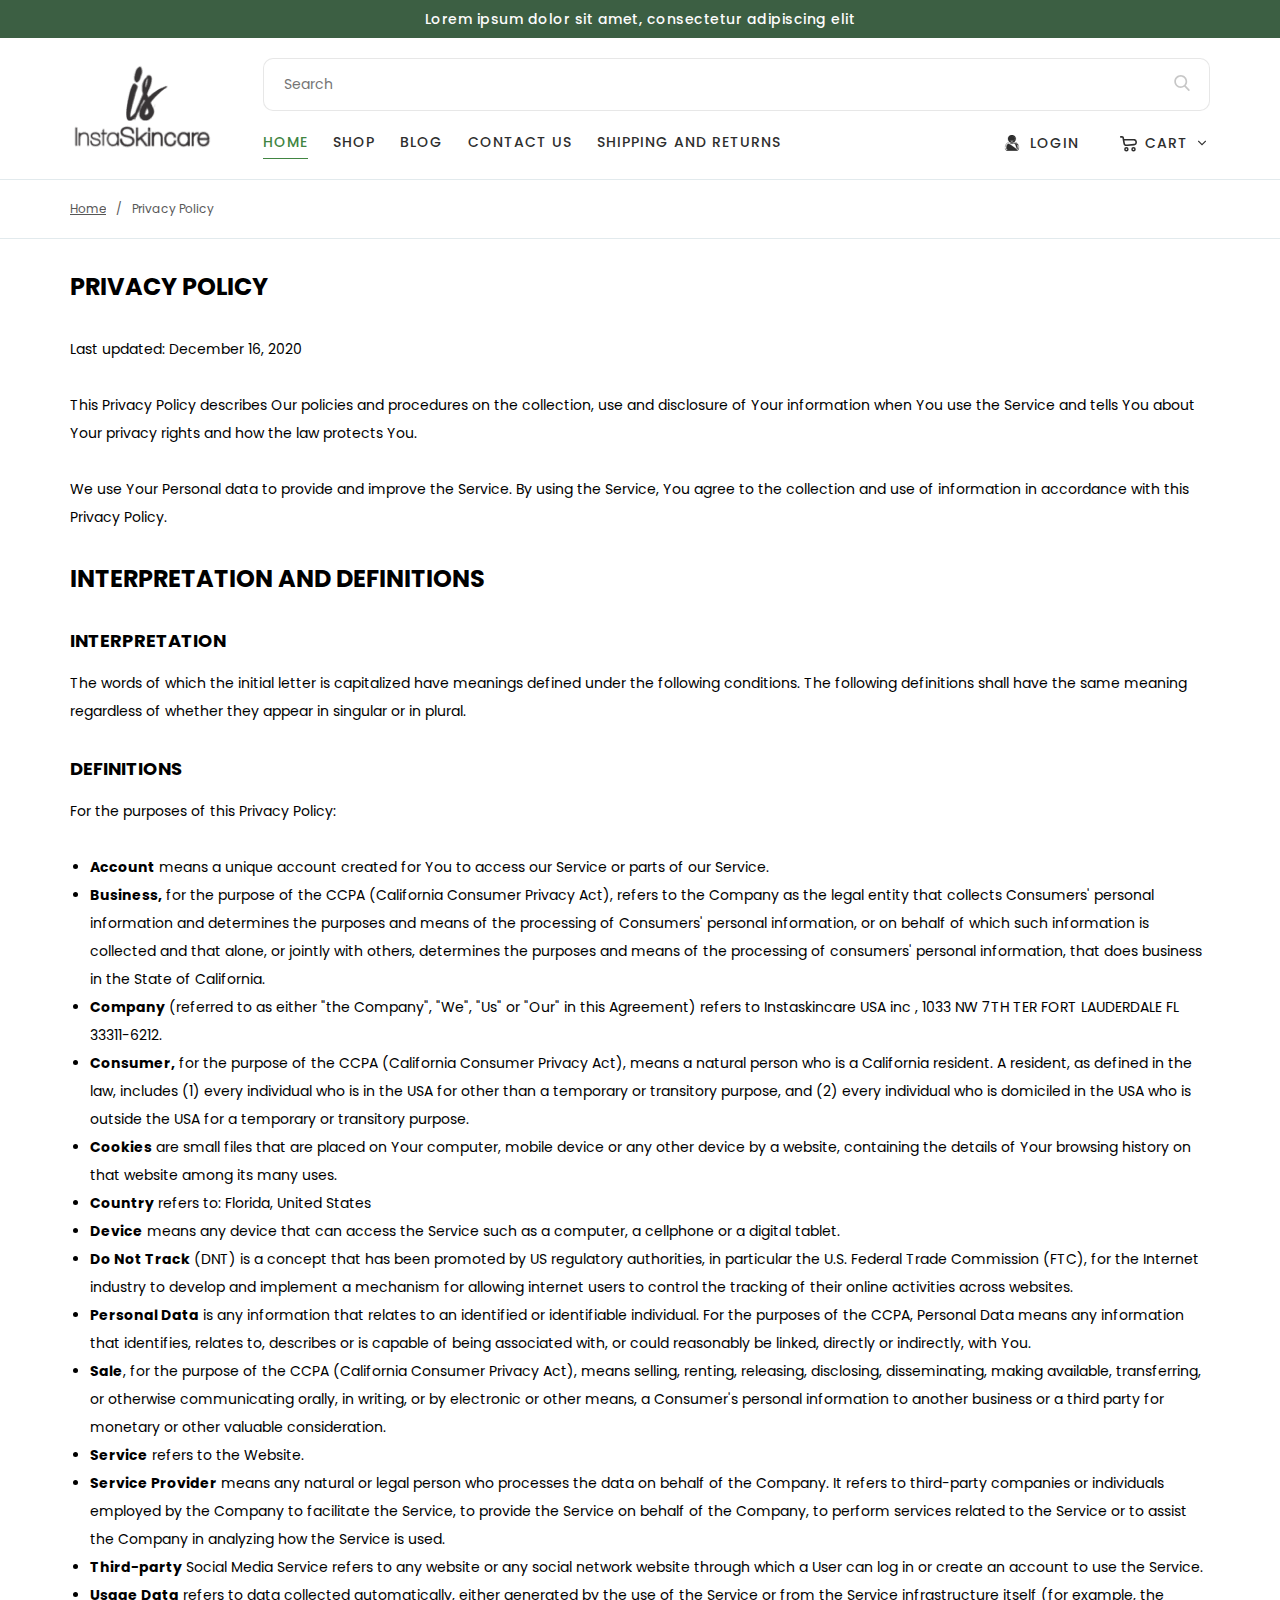
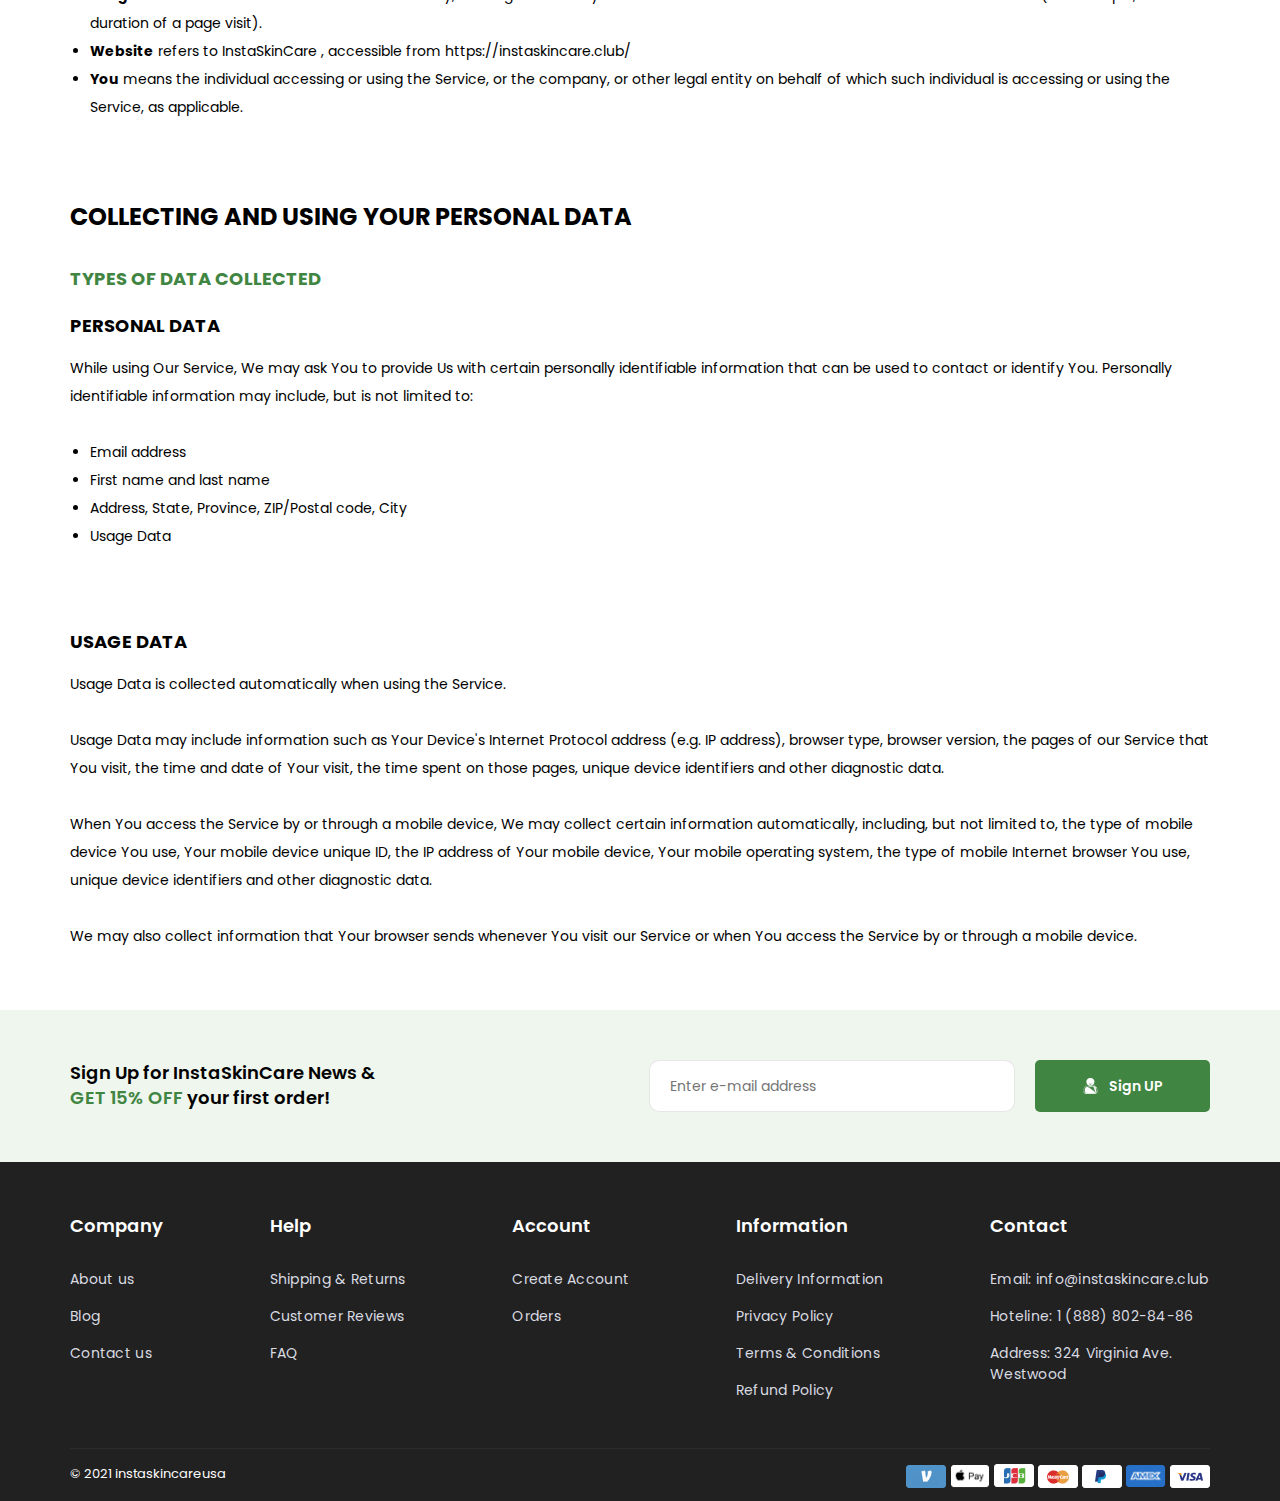
<file: app/policy.html>
<!DOCTYPE html>
<html lang="ru">
<head>
    <meta charset="UTF-8">
    <!-- Useful meta tags -->
    <meta name="viewport" content="width=device-width, initial-scale=1">
    <meta name="description" content="">
    <link rel="stylesheet" href="css/app.min.css">
    <title>Home</title>
    <link rel="preconnect" href="https://fonts.googleapis.com">
    <link rel="preconnect" href="https://fonts.gstatic.com" crossorigin>
    <link href="https://fonts.googleapis.com/css2?family=Inter:wght@100;200;300;400;500;600;700;800;900&display=swap" rel="stylesheet">
    <link href="https://fonts.googleapis.com/css2?family=Rubik:ital,wght@0,300;0,400;0,500;0,600;0,700;0,800;0,900;1,300;1,400;1,500;1,600;1,700;1,800;1,900&display=swap" rel="stylesheet">
    <link href="https://fonts.googleapis.com/css2?family=Roboto:ital,wght@0,100;0,300;0,400;0,500;0,700;0,900;1,100;1,300;1,400;1,500;1,700;1,900&display=swap" rel="stylesheet">
    <link href="https://fonts.googleapis.com/css2?family=Poppins:ital,wght@0,100;0,200;0,300;0,400;0,500;0,600;0,700;0,800;0,900;1,100;1,200;1,300;1,400;1,500;1,600;1,700;1,800;1,900&display=swap" rel="stylesheet">
    <link rel="stylesheet" href="https://unpkg.com/swiper/swiper-bundle.min.css" />
</head>
<body>
<header class="header">
    <div class="container">
        <div class="header__top">
            <span>Lorem ipsum dolor sit amet, consectetur adipiscing elit</span>
        </div>
        <div class="header__bottom">
            <div class="header__burger">
                <svg width="24" height="24" viewBox="0 0 24 24" fill="none" xmlns="http://www.w3.org/2000/svg">
                    <path d="M22.8 17.6495H1.2C0.537608 17.6495 0 18.2491 0 18.988C0 19.7268 0.537608 20.3265 1.2 20.3265H22.8C23.4624 20.3265 24 19.7268 24 18.9879C24 18.2491 23.4624 17.6495 22.8 17.6495ZM1.2 6.34694H22.8C23.4624 6.34694 24 5.74734 24 5.00848C24 4.26961 23.4624 3.67001 22.8 3.67001H1.2C0.537608 3.67006 0 4.26965 0 5.00852C0 5.74734 0.537608 6.34694 1.2 6.34694ZM22.8 10.6598H1.2C0.537608 10.6598 0 11.2594 0 11.9983C0 12.7371 0.537608 13.3367 1.2 13.3367H22.8C23.4624 13.3367 24 12.7371 24 11.9983C24 11.2594 23.4624 10.6598 22.8 10.6598Z" fill="#212121"/>
                </svg>
            </div>
            <a href="" class="header__logo">
                <img src="img/header/01.png" alt="">
            </a>
            <div class="header__right">
                <div class="header__search">
                    <input placeholder="Search" type="text">
                    <div class="header__search-button">
                        <svg width="16" height="16" viewBox="0 0 16 16" fill="none" xmlns="http://www.w3.org/2000/svg">
                            <path d="M15.4886 14.5735L11.6805 10.6129C12.6597 9.44901 13.1961 7.98455 13.1961 6.45999C13.1961 2.89801 10.2981 0 6.73612 0C3.17413 0 0.276123 2.89801 0.276123 6.45999C0.276123 10.022 3.17413 12.92 6.73612 12.92C8.07334 12.92 9.34764 12.5167 10.4371 11.751L14.2741 15.7416C14.4345 15.9082 14.6502 16 14.8813 16C15.1001 16 15.3077 15.9166 15.4653 15.7649C15.8001 15.4428 15.8107 14.9085 15.4886 14.5735ZM6.73612 1.68522C9.36899 1.68522 11.5109 3.82713 11.5109 6.45999C11.5109 9.09286 9.36899 11.2348 6.73612 11.2348C4.10325 11.2348 1.96134 9.09286 1.96134 6.45999C1.96134 3.82713 4.10325 1.68522 6.73612 1.68522Z" fill="#212121" fill-opacity="0.25"/>
                        </svg>
                    </div>
                </div>
                <div class="header__nav">
                    <div class="header__menu">
                        <a href="" class="header__link header__link_active">HOME</a>
                        <a href="" class="header__link">SHOP</a>
                        <a href="" class="header__link">BLOG</a>
                        <a href="" class="header__link">CONTACT US</a>
                        <a href="" class="header__link">SHIPPING AND RETURNS</a>
                    </div>
                    <div class="header__personal">
                        <a href="login.html" class="header__profile">
                            <div class="header__profile-img">
                                <svg width="16" height="16" viewBox="0 0 16 16" fill="none" xmlns="http://www.w3.org/2000/svg">
                                    <g clip-path="url(#clip456)">
                                        <path d="M7.88591 1.03762C7.09995 1.03762 6.45106 1.30649 5.89498 1.86258C5.33876 2.4188 5.06977 3.06781 5.06977 3.85351C5.06977 4.63946 5.33876 5.28846 5.89496 5.84455L7.88591 1.03762ZM7.88591 1.03762C8.67174 1.03762 9.32075 1.30649 9.87696 1.86257M7.88591 1.03762L9.87696 1.86257M9.87696 1.86257C10.4331 2.41879 10.702 3.06781 10.702 3.85351M9.87696 1.86257L10.702 3.85351M10.702 3.85351C10.702 4.63945 10.4331 5.28834 9.87697 5.84456M10.702 3.85351L9.87697 5.84456M9.87697 5.84456C9.87697 5.84456 9.87696 5.84457 9.87696 5.84457M9.87697 5.84456L9.87696 5.84457M9.87696 5.84457C9.32075 6.40077 8.67174 6.66964 7.88591 6.66964C7.10022 6.66964 6.45132 6.40066 5.89497 5.84455L9.87696 5.84457ZM10.6815 6.64894L10.6815 6.64894C11.4492 5.88106 11.8397 4.93901 11.8397 3.85351C11.8397 2.76838 11.4494 1.8262 10.6814 1.05808L10.6813 1.05806C9.91333 0.290304 8.97116 -0.1 7.88591 -0.1C6.80042 -0.1 5.85836 0.290304 5.09047 1.05819C4.32258 1.82608 3.93215 2.76825 3.93215 3.85351C3.93215 4.939 4.32258 5.88118 5.09047 6.64907L5.09049 6.64908C5.8586 7.41683 6.80077 7.80726 7.88591 7.80726C8.97128 7.80726 9.91346 7.41696 10.6815 6.64894Z" fill="#2E2E2E" stroke="#2E2E2E" stroke-width="0.2"/>
                                        <path d="M14.5978 11.2744L14.5978 11.2745C14.6627 11.6366 14.7069 11.9803 14.7288 12.2962M14.5978 11.2744L14.7288 12.2962M14.5978 11.2744C14.5322 10.9088 14.4476 10.5624 14.346 10.2451L14.346 10.2451M14.5978 11.2744L14.346 10.2451M14.7288 12.2962C14.7503 12.6033 14.7613 12.9236 14.7614 13.2481V13.2482C14.7614 14.1063 14.4878 14.8106 13.9411 15.3307L13.8722 15.2583M14.7288 12.2962L13.8722 15.2583M13.8722 15.2583L13.9411 15.3307C13.4023 15.8434 12.692 16.0999 11.839 16.0999H4.13489C3.28163 16.0999 2.57137 15.8434 2.03263 15.3307M13.8722 15.2583L2.03263 15.3307M14.346 10.2451C14.2403 9.91525 14.097 9.58984 13.9197 9.27824M14.346 10.2451L9.80944 8.33065M10.5157 7.99426C10.8208 7.79565 10.9788 7.72864 11.1421 7.72864C11.558 7.72864 11.9468 7.79895 12.2976 7.93774C12.6497 8.07727 12.9541 8.26855 13.2028 8.50647M10.5157 7.99426L14.2507 10.2756C14.1472 9.95251 14.0067 9.63342 13.8328 9.32763M10.5157 7.99426C10.328 8.1167 10.1084 8.2583 9.86328 8.41492L10.5157 7.99426ZM13.2028 8.50647C13.4406 8.73388 13.6525 9.01025 13.8328 9.32763M13.2028 8.50647L13.2719 8.43421C13.2719 8.43421 13.2719 8.4342 13.2719 8.4342M13.2028 8.50647L13.2719 8.4342M13.8328 9.32763L13.9197 9.27824M13.8328 9.32763L13.9197 9.27819C13.9197 9.27821 13.9197 9.27822 13.9197 9.27824M13.9197 9.27824C13.7351 8.95334 13.5174 8.66904 13.2719 8.4342M13.2719 8.4342C13.013 8.18651 12.6973 7.98858 12.3345 7.84478L12.3344 7.84476C11.9707 7.70087 11.5693 7.62864 11.1421 7.62864C10.9467 7.62864 10.7669 7.71142 10.4612 7.91046L10.4611 7.9105C10.2737 8.03273 10.0544 8.17416 9.80944 8.33065M9.80944 8.33065C9.60957 8.45798 9.33434 8.57993 8.98831 8.6917L8.98826 8.69172C8.65555 8.79938 8.31851 8.85373 7.98645 8.85373C7.65464 8.85373 7.31759 8.79938 6.98462 8.69171L6.98459 8.6917C6.63886 8.58003 6.36353 8.45807 6.16408 8.33077L9.80944 8.33065ZM2.70125 8.43434L2.70125 8.43434C2.96037 8.1864 3.27622 7.98846 3.63883 7.84489L2.70125 8.43434ZM2.70125 8.43434C2.45572 8.66928 2.23801 8.95345 2.05355 9.27824M2.70125 8.43434L1.62741 10.2453M1.62741 10.2453L1.62742 10.2453C1.73311 9.91509 1.87657 9.5898 2.05355 9.27824M1.62741 10.2453C1.52595 10.5626 1.44133 10.9088 1.3757 11.2744L1.62741 10.2453ZM2.05355 9.27824L2.1405 9.32763L2.05355 9.27825C2.05355 9.27825 2.05355 9.27824 2.05355 9.27824ZM2.03263 15.3307L2.03259 15.3307C1.4861 14.8102 1.2125 14.1062 1.2125 13.2483L2.03263 15.3307ZM13.1568 14.5065L13.1568 14.5065C13.4673 14.211 13.6236 13.8047 13.6238 13.2483C13.6236 12.9498 13.6137 12.6563 13.594 12.3757L13.5935 12.3686H13.5935C13.5743 12.0963 13.5355 11.7958 13.4781 11.4753C13.4212 11.1579 13.3486 10.8607 13.2625 10.592C13.181 10.3373 13.0694 10.0842 12.9307 9.84033L12.9306 9.84029C12.7993 9.60919 12.6493 9.41299 12.4854 9.25622L12.5546 9.18396L12.4854 9.25621C12.3353 9.11258 12.1441 8.99298 11.9157 8.90255C11.7142 8.82284 11.4869 8.77722 11.2379 8.76793C11.2054 8.78618 11.1553 8.81599 11.0825 8.86342C11.0824 8.86344 11.0824 8.86346 11.0824 8.86348L11.0278 8.77966L13.1568 14.5065ZM13.1568 14.5065C12.8381 14.8098 12.4116 14.9622 11.8389 14.9622H4.13489C3.56204 14.9622 3.13553 14.8098 2.81699 14.5067C2.50641 14.211 2.35012 13.8045 2.35012 13.2483C2.35012 12.9506 2.35994 12.6569 2.37954 12.3752L2.37955 12.3752C2.39854 12.1006 2.43745 11.7979 2.4954 11.4754L2.4954 11.4754C2.55247 11.1577 2.62496 10.8604 2.71084 10.5921C2.7925 10.3372 2.90404 10.0842 3.04261 9.8402C3.17392 9.60933 3.32395 9.41311 3.48786 9.25619L3.48786 9.25619C3.63796 9.11247 3.8291 8.993 4.05767 8.90255L4.05768 8.90255C4.25906 8.82284 4.48641 8.77722 4.73523 8.76793C4.76776 8.78617 4.81786 8.81593 4.89069 8.86343L4.89071 8.86344C5.08375 8.98924 5.30618 9.13272 5.55201 9.28972L5.55208 9.28976C5.83817 9.47216 6.20323 9.63479 6.63476 9.7741L13.1568 14.5065ZM6.16403 8.33074C5.92144 8.17572 5.70198 8.0343 5.51175 7.91036L6.16403 8.33074ZM4.83105 7.62852C4.40373 7.62852 4.00242 7.70088 3.63885 7.84489L4.83105 7.62852ZM1.37569 11.2744C1.3107 11.6361 1.26662 11.9799 1.24472 12.2965L1.37569 11.2744Z" fill="#2E2E2E" stroke="#2E2E2E" stroke-width="0.2"/>
                                    </g>
                                    <defs>
                                        <clipPath id="clip456">
                                            <rect width="16" height="16" fill="white"/>
                                        </clipPath>
                                    </defs>
                                </svg>
                            </div>
                            <div class="header__profile-top">
                                <span>LOGIN</span>
                            </div>
                        </a>
                        <div class="header__cart">
                            <div class="header__cart-img">
                                <svg width="19" height="18" viewBox="0 0 19 18" fill="none" xmlns="http://www.w3.org/2000/svg">
                                    <path d="M1.75 1.875H2.65424C3.13263 1.875 3.37183 1.875 3.56628 1.96174C3.73771 2.03821 3.88415 2.16138 3.98886 2.31717C4.10763 2.49388 4.14862 2.72954 4.23058 3.20085L4.45652 4.5M4.45652 4.5L4.99173 7.57743C5.17091 8.60771 5.26049 9.12285 5.52583 9.49395C5.75945 9.8207 6.08606 10.0695 6.46311 10.208C6.89132 10.3654 7.41176 10.315 8.45264 10.2143L14.9605 9.58447C15.2954 9.55205 15.4629 9.53585 15.6046 9.50086C16.3933 9.30603 16.9859 8.65339 17.1038 7.84952C17.125 7.70514 17.125 7.53688 17.125 7.20038V7.20038C17.125 6.84286 17.125 6.6641 17.1019 6.51329C16.9726 5.6714 16.3244 5.00372 15.4867 4.84966C15.3367 4.82206 15.158 4.81677 14.8006 4.8062L4.45652 4.5Z" stroke="#2E2E2E" stroke-width="1.6" stroke-linecap="round" stroke-linejoin="round"/>
                                    <ellipse cx="7.375" cy="14.25" rx="1.5" ry="1.5" stroke="#2E2E2E" stroke-width="1.5"/>
                                    <ellipse cx="14.5" cy="14.25" rx="1.5" ry="1.5" stroke="#2E2E2E" stroke-width="1.5"/>
                                </svg>
                            </div>
                            <div class="header__cart-top">
                                <span>CART</span>
                            </div>
                            <div class="header__cart-bottom">
                                <div class="header__cart-products">
                                    <div class="header__cart-product">
                                        <div class="header__cart-product-img">
                                            <img src="img/header/04.png" alt="">
                                        </div>
                                        <div class="header__cart-product-text">
                                            <div class="header__cart-text-left">
                                                <p>
                                                    Hyaluronic Acid for Face - 100% Pure Medical Quality Clinical Strength Formul...
                                                </p>
                                                <div class="header__cart-prices">
                                                    <span>1</span>
                                                    <span>x</span>
                                                    <span>$15.99</span>
                                                </div>
                                            </div>
                                            <div class="header__cart-remove">
                                                <svg width="10" height="10" viewBox="0 0 10 10" fill="none" xmlns="http://www.w3.org/2000/svg">
                                                    <path fill-rule="evenodd" clip-rule="evenodd" d="M4.64645 3.40745C4.84171 3.60272 5.15829 3.60272 5.35355 3.40745L8.40745 0.353553C8.60272 0.158291 8.9193 0.158291 9.11456 0.353553L9.64645 0.88544C9.84171 1.0807 9.84171 1.39728 9.64645 1.59255L6.59255 4.64645C6.39728 4.84171 6.39728 5.15829 6.59255 5.35355L9.64645 8.40745C9.84171 8.60272 9.84171 8.9193 9.64645 9.11456L9.11456 9.64645C8.9193 9.84171 8.60272 9.84171 8.40745 9.64645L5.35355 6.59255C5.15829 6.39728 4.84171 6.39728 4.64645 6.59255L1.59255 9.64645C1.39728 9.84171 1.0807 9.84171 0.88544 9.64645L0.353553 9.11456C0.158291 8.9193 0.158291 8.60272 0.353554 8.40745L3.40745 5.35355C3.60272 5.15829 3.60272 4.84171 3.40745 4.64645L0.353553 1.59255C0.158291 1.39728 0.158291 1.0807 0.353553 0.88544L0.88544 0.353553C1.0807 0.158291 1.39728 0.158291 1.59255 0.353554L4.64645 3.40745Z" fill="#DC5151"/>
                                                </svg>
                                            </div>
                                        </div>
                                    </div>
                                    <div class="header__cart-product">
                                        <div class="header__cart-product-img">
                                            <img src="img/header/04.png" alt="">
                                        </div>
                                        <div class="header__cart-product-text">
                                            <div class="header__cart-text-left">
                                                <p>
                                                    Hyaluronic Acid for Face - 100% Pure Medical Quality Clinical Strength Formul...
                                                </p>
                                                <div class="header__cart-prices">
                                                    <span>1</span>
                                                    <span>x</span>
                                                    <span>$15.99</span>
                                                </div>
                                            </div>
                                            <div class="header__cart-remove">
                                                <svg width="10" height="10" viewBox="0 0 10 10" fill="none" xmlns="http://www.w3.org/2000/svg">
                                                    <path fill-rule="evenodd" clip-rule="evenodd" d="M4.64645 3.40745C4.84171 3.60272 5.15829 3.60272 5.35355 3.40745L8.40745 0.353553C8.60272 0.158291 8.9193 0.158291 9.11456 0.353553L9.64645 0.88544C9.84171 1.0807 9.84171 1.39728 9.64645 1.59255L6.59255 4.64645C6.39728 4.84171 6.39728 5.15829 6.59255 5.35355L9.64645 8.40745C9.84171 8.60272 9.84171 8.9193 9.64645 9.11456L9.11456 9.64645C8.9193 9.84171 8.60272 9.84171 8.40745 9.64645L5.35355 6.59255C5.15829 6.39728 4.84171 6.39728 4.64645 6.59255L1.59255 9.64645C1.39728 9.84171 1.0807 9.84171 0.88544 9.64645L0.353553 9.11456C0.158291 8.9193 0.158291 8.60272 0.353554 8.40745L3.40745 5.35355C3.60272 5.15829 3.60272 4.84171 3.40745 4.64645L0.353553 1.59255C0.158291 1.39728 0.158291 1.0807 0.353553 0.88544L0.88544 0.353553C1.0807 0.158291 1.39728 0.158291 1.59255 0.353554L4.64645 3.40745Z" fill="#DC5151"/>
                                                </svg>
                                            </div>
                                        </div>
                                    </div>
                                </div>
                                <div class="header__cart-nav">
                                    <div class="header__cart-subtotal">
                                        <span>
                                            Subtotal:
                                        </span>
                                        <span>
                                            $15.99
                                        </span>
                                    </div>
                                    <div class="header__cart-buttons">
                                        <div class="header__cart-button">
                                            View cart
                                        </div>
                                        <div class="header__cart-button">
                                            Checkout
                                        </div>
                                    </div>
                                </div>
                                <div class="header__cart-desc">
                                    <div class="header__cart-desc-item">
                                        <svg width="18" height="18" viewBox="0 0 18 18" fill="none" xmlns="http://www.w3.org/2000/svg">
                                            <path d="M13.5946 10.7017C12.3435 10.7017 11.3257 11.7195 11.3257 12.9706C11.3257 14.2217 12.3435 15.2395 13.5946 15.2395C14.8459 15.2395 15.8635 14.2217 15.8635 12.9706C15.8635 11.7195 14.8457 10.7017 13.5946 10.7017ZM13.5946 14.105C12.969 14.105 12.4601 13.5962 12.4601 12.9706C12.4601 12.3449 12.969 11.8361 13.5946 11.8361C14.2202 11.8361 14.7291 12.3449 14.7291 12.9706C14.7291 13.5962 14.2202 14.105 13.5946 14.105Z" fill="black"/>
                                            <path d="M5.84264 10.7017C4.59154 10.7017 3.57373 11.7195 3.57373 12.9706C3.57373 14.2217 4.59154 15.2395 5.84264 15.2395C7.09375 15.2395 8.11156 14.2217 8.11156 12.9706C8.11156 11.7195 7.09375 10.7017 5.84264 10.7017ZM5.84264 14.105C5.217 14.105 4.70819 13.5962 4.70819 12.9706C4.70819 12.3449 5.217 11.8361 5.84264 11.8361C6.46811 11.8361 6.9771 12.3449 6.9771 12.9706C6.9771 13.5962 6.46828 14.105 5.84264 14.105Z" fill="black"/>
                                            <path d="M15.1227 4.20726C15.0263 4.01573 14.8302 3.8949 14.6158 3.8949H11.6284V5.02936H14.266L15.8106 8.10146L16.8244 7.59169L15.1227 4.20726Z" fill="black"/>
                                            <path d="M11.8926 12.4224H7.60059V13.5568H11.8926V12.4224Z" fill="black"/>
                                            <path d="M4.1405 12.4224H2.17414C1.86083 12.4224 1.60693 12.6763 1.60693 12.9896C1.60693 13.3029 1.86087 13.5568 2.17414 13.5568H4.14054C4.45385 13.5568 4.70775 13.3029 4.70775 12.9896C4.70775 12.6763 4.45382 12.4224 4.1405 12.4224Z" fill="black"/>
                                            <path d="M17.8806 8.95461L16.7649 7.51763C16.6577 7.37922 16.4923 7.29829 16.317 7.29829H12.1951V3.32771C12.1951 3.0144 11.9412 2.7605 11.6279 2.7605H2.17414C1.86083 2.7605 1.60693 3.01443 1.60693 3.32771C1.60693 3.64099 1.86087 3.89492 2.17414 3.89492H11.0607V7.8655C11.0607 8.17881 11.3146 8.43271 11.6279 8.43271H16.0392L16.8653 9.49682V12.4222H15.2959C14.9826 12.4222 14.7287 12.6761 14.7287 12.9894C14.7287 13.3027 14.9827 13.5566 15.2959 13.5566H17.4325C17.7458 13.5566 17.9997 13.3027 17.9997 12.9894V9.30251C17.9997 9.17658 17.9578 9.05406 17.8806 8.95461Z" fill="black"/>
                                            <path d="M4.10274 9.54834H1.49348C1.18017 9.54834 0.92627 9.80227 0.92627 10.1156C0.92627 10.4289 1.1802 10.6828 1.49348 10.6828H4.10271C4.41602 10.6828 4.66992 10.4288 4.66992 10.1156C4.66995 9.80227 4.41602 9.54834 4.10274 9.54834Z" fill="black"/>
                                            <path d="M5.40756 7.31714H0.567211C0.253934 7.31714 0 7.57107 0 7.88438C0 8.1977 0.253934 8.4516 0.567211 8.4516H5.40756C5.72087 8.4516 5.97477 8.19766 5.97477 7.88438C5.97477 7.57111 5.72087 7.31714 5.40756 7.31714Z" fill="black"/>
                                            <path d="M6.33383 5.08618H1.49348C1.18017 5.08618 0.92627 5.34012 0.92627 5.65339C0.92627 5.96671 1.1802 6.2206 1.49348 6.2206H6.33383C6.64714 6.2206 6.90104 5.96667 6.90104 5.65339C6.90107 5.34012 6.64714 5.08618 6.33383 5.08618Z" fill="black"/>
                                        </svg>
                                        <p>
                                            <span>Fast Shipping!</span> Orders ship within 48 hours.
                                        </p>
                                    </div>
                                    <div class="header__cart-desc-item">
                                        <svg width="18" height="18" viewBox="0 0 18 18" fill="none" xmlns="http://www.w3.org/2000/svg">
                                            <g clip-path="url(#clip0)">
                                                <path d="M16.543 4.63467C16.5338 4.1487 16.5249 3.6896 16.5249 3.24546C16.5249 2.89751 16.2429 2.61542 15.8949 2.61542C13.2004 2.61542 11.1489 1.84105 9.43885 0.178398C9.19422 -0.0595079 8.80494 -0.0594239 8.5604 0.178398C6.85054 1.84105 4.79936 2.61542 2.10503 2.61542C1.75707 2.61542 1.47498 2.89751 1.47498 3.24546C1.47498 3.68969 1.46624 4.14895 1.45692 4.63501C1.37056 9.15756 1.25228 15.3514 8.79326 17.9653C8.86013 17.9885 8.92986 18.0001 8.99958 18.0001C9.06931 18.0001 9.13912 17.9885 9.2059 17.9653C16.7475 15.3513 16.6294 9.15731 16.543 4.63467ZM8.99967 16.7014C2.53228 14.352 2.63007 9.20536 2.71684 4.65903C2.72205 4.38618 2.72709 4.12173 2.73062 3.86249C5.25417 3.75597 7.27216 2.99126 8.99967 1.48637C10.7273 2.99126 12.7457 3.75605 15.2694 3.86249C15.2729 4.12165 15.2779 4.38593 15.2832 4.65861C15.3699 9.20511 15.4676 14.3519 8.99967 16.7014Z" fill="black"/>
                                                <path d="M11.1695 6.81133L8.12852 9.85211L6.83088 8.55446C6.58483 8.30849 6.18588 8.30849 5.93991 8.55446C5.69386 8.8006 5.69386 9.19946 5.93991 9.44552L7.68304 11.1886C7.80602 11.3116 7.96732 11.3731 8.12852 11.3731C8.28973 11.3731 8.45102 11.3116 8.57401 11.1886L12.0603 7.70238C12.3065 7.45633 12.3065 7.05738 12.0604 6.81141C11.8145 6.56536 11.4155 6.56528 11.1695 6.81133Z" fill="black"/>
                                            </g>
                                            <defs>
                                                <clipPath id="clip0">
                                                    <rect width="18" height="18" fill="white"/>
                                                </clipPath>
                                            </defs>
                                        </svg>
                                        <p><span>Order with confidence.</span> We have a 90 day love it guarantee. If you don’t love your experience with any SkinnyFit product, we’ll refund you—even if you send us an empty container!</p>
                                    </div>
                                </div>
                            </div>
                        </div>
                    </div>
                </div>
            </div>
        </div>
        <div class="header__mob">
            <div class="header__mob-wrapper">
                <div class="header__mob-search">
                    <input type="text" placeholder="Search">
                    <div class="header__bom-search-btn">
                        <svg width="16" height="16" viewBox="0 0 16 16" fill="none" xmlns="http://www.w3.org/2000/svg">
                            <path d="M15.4886 14.5735L11.6805 10.6129C12.6597 9.44901 13.1961 7.98455 13.1961 6.45999C13.1961 2.89801 10.2981 0 6.73612 0C3.17413 0 0.276123 2.89801 0.276123 6.45999C0.276123 10.022 3.17413 12.92 6.73612 12.92C8.07334 12.92 9.34764 12.5167 10.4371 11.751L14.2741 15.7416C14.4345 15.9082 14.6502 16 14.8813 16C15.1001 16 15.3077 15.9166 15.4653 15.7649C15.8001 15.4428 15.8107 14.9085 15.4886 14.5735ZM6.73612 1.68522C9.36899 1.68522 11.5109 3.82713 11.5109 6.45999C11.5109 9.09286 9.36899 11.2348 6.73612 11.2348C4.10325 11.2348 1.96134 9.09286 1.96134 6.45999C1.96134 3.82713 4.10325 1.68522 6.73612 1.68522Z" fill="#212121" fill-opacity="0.25"/>
                        </svg>
                    </div>
                </div>
                <nav>
                    <ul class="header__mob-menu">
                        <li class="header__mob-link header__mob-link_active">
                            <a href="">
                                HOME
                            </a>
                        </li>
                        <li class="header__mob-link">
                            <a href="">
                                SHOP
                            </a>
                        </li>
                        <li class="header__mob-link">
                            <a href="">
                                BLOG
                            </a>
                        </li>
                        <li class="header__mob-link">
                            <a href="">
                                CONTACT US
                            </a>
                        </li>
                        <li class="header__mob-link">
                            <a href="">
                                SHIPPING AND RETURN
                            </a>
                        </li>
                    </ul>
                </nav>
                <a href="login.html" class="header__mob-login">
                    <svg width="16" height="16" viewBox="0 0 16 16" fill="none" xmlns="http://www.w3.org/2000/svg">
                        <g clip-path="url(#clip456)">
                            <path d="M7.88591 1.03762C7.09995 1.03762 6.45106 1.30649 5.89498 1.86258C5.33876 2.4188 5.06977 3.06781 5.06977 3.85351C5.06977 4.63946 5.33876 5.28846 5.89496 5.84455L7.88591 1.03762ZM7.88591 1.03762C8.67174 1.03762 9.32075 1.30649 9.87696 1.86257M7.88591 1.03762L9.87696 1.86257M9.87696 1.86257C10.4331 2.41879 10.702 3.06781 10.702 3.85351M9.87696 1.86257L10.702 3.85351M10.702 3.85351C10.702 4.63945 10.4331 5.28834 9.87697 5.84456M10.702 3.85351L9.87697 5.84456M9.87697 5.84456C9.87697 5.84456 9.87696 5.84457 9.87696 5.84457M9.87697 5.84456L9.87696 5.84457M9.87696 5.84457C9.32075 6.40077 8.67174 6.66964 7.88591 6.66964C7.10022 6.66964 6.45132 6.40066 5.89497 5.84455L9.87696 5.84457ZM10.6815 6.64894L10.6815 6.64894C11.4492 5.88106 11.8397 4.93901 11.8397 3.85351C11.8397 2.76838 11.4494 1.8262 10.6814 1.05808L10.6813 1.05806C9.91333 0.290304 8.97116 -0.1 7.88591 -0.1C6.80042 -0.1 5.85836 0.290304 5.09047 1.05819C4.32258 1.82608 3.93215 2.76825 3.93215 3.85351C3.93215 4.939 4.32258 5.88118 5.09047 6.64907L5.09049 6.64908C5.8586 7.41683 6.80077 7.80726 7.88591 7.80726C8.97128 7.80726 9.91346 7.41696 10.6815 6.64894Z" fill="#2E2E2E" stroke="#2E2E2E" stroke-width="0.2"/>
                            <path d="M14.5978 11.2744L14.5978 11.2745C14.6627 11.6366 14.7069 11.9803 14.7288 12.2962M14.5978 11.2744L14.7288 12.2962M14.5978 11.2744C14.5322 10.9088 14.4476 10.5624 14.346 10.2451L14.346 10.2451M14.5978 11.2744L14.346 10.2451M14.7288 12.2962C14.7503 12.6033 14.7613 12.9236 14.7614 13.2481V13.2482C14.7614 14.1063 14.4878 14.8106 13.9411 15.3307L13.8722 15.2583M14.7288 12.2962L13.8722 15.2583M13.8722 15.2583L13.9411 15.3307C13.4023 15.8434 12.692 16.0999 11.839 16.0999H4.13489C3.28163 16.0999 2.57137 15.8434 2.03263 15.3307M13.8722 15.2583L2.03263 15.3307M14.346 10.2451C14.2403 9.91525 14.097 9.58984 13.9197 9.27824M14.346 10.2451L9.80944 8.33065M10.5157 7.99426C10.8208 7.79565 10.9788 7.72864 11.1421 7.72864C11.558 7.72864 11.9468 7.79895 12.2976 7.93774C12.6497 8.07727 12.9541 8.26855 13.2028 8.50647M10.5157 7.99426L14.2507 10.2756C14.1472 9.95251 14.0067 9.63342 13.8328 9.32763M10.5157 7.99426C10.328 8.1167 10.1084 8.2583 9.86328 8.41492L10.5157 7.99426ZM13.2028 8.50647C13.4406 8.73388 13.6525 9.01025 13.8328 9.32763M13.2028 8.50647L13.2719 8.43421C13.2719 8.43421 13.2719 8.4342 13.2719 8.4342M13.2028 8.50647L13.2719 8.4342M13.8328 9.32763L13.9197 9.27824M13.8328 9.32763L13.9197 9.27819C13.9197 9.27821 13.9197 9.27822 13.9197 9.27824M13.9197 9.27824C13.7351 8.95334 13.5174 8.66904 13.2719 8.4342M13.2719 8.4342C13.013 8.18651 12.6973 7.98858 12.3345 7.84478L12.3344 7.84476C11.9707 7.70087 11.5693 7.62864 11.1421 7.62864C10.9467 7.62864 10.7669 7.71142 10.4612 7.91046L10.4611 7.9105C10.2737 8.03273 10.0544 8.17416 9.80944 8.33065M9.80944 8.33065C9.60957 8.45798 9.33434 8.57993 8.98831 8.6917L8.98826 8.69172C8.65555 8.79938 8.31851 8.85373 7.98645 8.85373C7.65464 8.85373 7.31759 8.79938 6.98462 8.69171L6.98459 8.6917C6.63886 8.58003 6.36353 8.45807 6.16408 8.33077L9.80944 8.33065ZM2.70125 8.43434L2.70125 8.43434C2.96037 8.1864 3.27622 7.98846 3.63883 7.84489L2.70125 8.43434ZM2.70125 8.43434C2.45572 8.66928 2.23801 8.95345 2.05355 9.27824M2.70125 8.43434L1.62741 10.2453M1.62741 10.2453L1.62742 10.2453C1.73311 9.91509 1.87657 9.5898 2.05355 9.27824M1.62741 10.2453C1.52595 10.5626 1.44133 10.9088 1.3757 11.2744L1.62741 10.2453ZM2.05355 9.27824L2.1405 9.32763L2.05355 9.27825C2.05355 9.27825 2.05355 9.27824 2.05355 9.27824ZM2.03263 15.3307L2.03259 15.3307C1.4861 14.8102 1.2125 14.1062 1.2125 13.2483L2.03263 15.3307ZM13.1568 14.5065L13.1568 14.5065C13.4673 14.211 13.6236 13.8047 13.6238 13.2483C13.6236 12.9498 13.6137 12.6563 13.594 12.3757L13.5935 12.3686H13.5935C13.5743 12.0963 13.5355 11.7958 13.4781 11.4753C13.4212 11.1579 13.3486 10.8607 13.2625 10.592C13.181 10.3373 13.0694 10.0842 12.9307 9.84033L12.9306 9.84029C12.7993 9.60919 12.6493 9.41299 12.4854 9.25622L12.5546 9.18396L12.4854 9.25621C12.3353 9.11258 12.1441 8.99298 11.9157 8.90255C11.7142 8.82284 11.4869 8.77722 11.2379 8.76793C11.2054 8.78618 11.1553 8.81599 11.0825 8.86342C11.0824 8.86344 11.0824 8.86346 11.0824 8.86348L11.0278 8.77966L13.1568 14.5065ZM13.1568 14.5065C12.8381 14.8098 12.4116 14.9622 11.8389 14.9622H4.13489C3.56204 14.9622 3.13553 14.8098 2.81699 14.5067C2.50641 14.211 2.35012 13.8045 2.35012 13.2483C2.35012 12.9506 2.35994 12.6569 2.37954 12.3752L2.37955 12.3752C2.39854 12.1006 2.43745 11.7979 2.4954 11.4754L2.4954 11.4754C2.55247 11.1577 2.62496 10.8604 2.71084 10.5921C2.7925 10.3372 2.90404 10.0842 3.04261 9.8402C3.17392 9.60933 3.32395 9.41311 3.48786 9.25619L3.48786 9.25619C3.63796 9.11247 3.8291 8.993 4.05767 8.90255L4.05768 8.90255C4.25906 8.82284 4.48641 8.77722 4.73523 8.76793C4.76776 8.78617 4.81786 8.81593 4.89069 8.86343L4.89071 8.86344C5.08375 8.98924 5.30618 9.13272 5.55201 9.28972L5.55208 9.28976C5.83817 9.47216 6.20323 9.63479 6.63476 9.7741L13.1568 14.5065ZM6.16403 8.33074C5.92144 8.17572 5.70198 8.0343 5.51175 7.91036L6.16403 8.33074ZM4.83105 7.62852C4.40373 7.62852 4.00242 7.70088 3.63885 7.84489L4.83105 7.62852ZM1.37569 11.2744C1.3107 11.6361 1.26662 11.9799 1.24472 12.2965L1.37569 11.2744Z" fill="#2E2E2E" stroke="#2E2E2E" stroke-width="0.2"/>
                        </g>
                        <defs>
                            <clipPath id="clip456">
                                <rect width="16" height="16" fill="white"/>
                            </clipPath>
                        </defs>
                    </svg>
                    <span>
                        LOGIN
                    </span>
                </a>
            </div>

        </div>
    </div>
</header>
<main class="main">
    <section class="position">
        <div class="container">
            <div class="position__item">
                <a href="">Home</a>
                <span>/</span>
            </div>
            <div class="position__item">
                <a href="">Privacy Policy</a>
                <span>/</span>
            </div>
        </div>
    </section>
    <section class="policy">
        <div class="container">
            <div class="policy-title">
                PRIVACY POLICY
            </div>
            <p>Last updated: December 16, 2020
                <br>
                <br>
                This Privacy Policy describes Our policies and procedures on the collection, use and disclosure of Your information when You use the Service and tells You about Your privacy rights and how the law protects You.
                <br>
                <br>
                We use Your Personal data to provide and improve the Service. By using the Service, You agree to the collection and use of information in accordance with this Privacy Policy.</p>
            <div class="policy-title">
                INTERPRETATION AND DEFINITIONS
            </div>
            <div class="policy-sub">
                INTERPRETATION
            </div>
            <p>The words of which the initial letter is capitalized have meanings defined under the following conditions. The following definitions shall have the same meaning regardless of whether they appear in singular or in plural.</p>
            <div class="policy-sub">
                DEFINITIONS
            </div>
            <ul>
                <li>For the purposes of this Privacy Policy:</li>
                <li><span>Account</span> means a unique account created for You to access our Service or parts of our Service.</li>
                <li><span>Business,</span> for the purpose of the CCPA (California Consumer Privacy Act), refers to the Company as the legal entity that collects Consumers' personal information and determines the purposes and means of the processing of Consumers' personal information, or on behalf of which such information is collected and that alone, or jointly with others, determines the purposes and means of the processing of consumers' personal information, that does business in the State of California.</li>
                <li><span>Company</span> (referred to as either "the Company", "We", "Us" or "Our" in this Agreement) refers to Instaskincare USA inc , 1033 NW 7TH TER FORT LAUDERDALE FL 33311-6212.</li>
                <li><span>Consumer,</span> for the purpose of the CCPA (California Consumer Privacy Act), means a natural person who is a California resident. A resident, as defined in the law, includes (1) every individual who is in the USA for other than a temporary or transitory purpose, and (2) every individual who is domiciled in the USA who is outside the USA for a temporary or transitory purpose.</li>
                <li><span>Cookies</span> are small files that are placed on Your computer, mobile device or any other device by a website, containing the details of Your browsing history on that website among its many uses.</li>
                <li><span>Country</span> refers to: Florida, United States</li>
                <li><span>Device</span> means any device that can access the Service such as a computer, a cellphone or a digital tablet.</li>
                <li><span>Do Not Track</span> (DNT) is a concept that has been promoted by US regulatory authorities, in particular the U.S. Federal Trade Commission (FTC), for the Internet industry to develop and implement a mechanism for allowing internet users to control the tracking of their online activities across websites.</li>
                <li><span>Personal Data</span> is any information that relates to an identified or identifiable individual. For the purposes of the CCPA, Personal Data means any information that identifies, relates to, describes or is capable of being associated with, or could reasonably be linked, directly or indirectly, with You.</li>
                <li><span>Sale</span>, for the purpose of the CCPA (California Consumer Privacy Act), means selling, renting, releasing, disclosing, disseminating, making available, transferring, or otherwise communicating orally, in writing, or by electronic or other means, a Consumer's personal information to another business or a third party for monetary or other valuable consideration.</li>
                <li><span>Service</span> refers to the Website.</li>
                <li><span>Service Provider</span> means any natural or legal person who processes the data on behalf of the Company. It refers to third-party companies or individuals employed by the Company to facilitate the Service, to provide the Service on behalf of the Company, to perform services related to the Service or to assist the Company in analyzing how the Service is used.</li>
                <li><span>Third-party</span> Social Media Service refers to any website or any social network website through which a User can log in or create an account to use the Service.</li>
                <li><span>Usage Data</span> refers to data collected automatically, either generated by the use of the Service or from the Service infrastructure itself (for example, the duration of a page visit).</li>
                <li><span>Website</span> refers to InstaSkinCare , accessible from https://instaskincare.club/</li>
                <li><span>You</span> means the individual accessing or using the Service, or the company, or other legal entity on behalf of which such individual is accessing or using the Service, as applicable.</li>
            </ul>
            <div class="policy-title">
                COLLECTING AND USING YOUR PERSONAL DATA
            </div>
            <div class="policy-green">
                TYPES OF DATA COLLECTED
            </div>
            <div class="policy-sub">
                PERSONAL DATA
            </div>
            <ul>
                <li>While using Our Service, We may ask You to provide Us with certain personally identifiable information that can be used to contact or identify You. Personally identifiable information may include, but is not limited to:</li>
                <li>Email address</li>
                <li>First name and last name</li>
                <li>Address, State, Province, ZIP/Postal code, City</li>
                <li>Usage Data</li>
            </ul>
            <div class="policy-sub">
                USAGE DATA
            </div>
            <p>Usage Data is collected automatically when using the Service.
                <br>
                <br>
                Usage Data may include information such as Your Device's Internet Protocol address (e.g. IP address), browser type, browser version, the pages of our Service that You visit, the time and date of Your visit, the time spent on those pages, unique device identifiers and other diagnostic data.
                <br>
                <br>
                When You access the Service by or through a mobile device, We may collect certain information automatically, including, but not limited to, the type of mobile device You use, Your mobile device unique ID, the IP address of Your mobile device, Your mobile operating system, the type of mobile Internet browser You use, unique device identifiers and other diagnostic data.
                <br>
                <br>
                We may also collect information that Your browser sends whenever You visit our Service or when You access the Service by or through a mobile device.</p>
        </div>
    </section>
    <section class="sign">
        <div class="container">
            <div class="sign__desc">
                <p>Sign Up for InstaSkinCare News & <span>GET 15% OFF</span> your first order!</p>
            </div>
            <div class="sign__form">
                <form action="">
                    <input type="text" placeholder="Enter e-mail address">
                    <button type="submit">
                        <svg width="17" height="16" viewBox="0 0 17 16" fill="none" xmlns="http://www.w3.org/2000/svg">
                            <g clip-path="url(#clip345)">
                                <path d="M8.38379 1.03762C7.59783 1.03762 6.94894 1.30649 6.39285 1.86258C5.83663 2.4188 5.56765 3.06781 5.56765 3.85351C5.56765 4.63946 5.83664 5.28846 6.39284 5.84455L8.38379 1.03762ZM8.38379 1.03762C9.16962 1.03762 9.81863 1.30649 10.3748 1.86257M8.38379 1.03762L10.3748 1.86257M10.3748 1.86257C10.9309 2.41879 11.1999 3.06781 11.1999 3.85351M10.3748 1.86257L11.1999 3.85351M11.1999 3.85351C11.1999 4.63945 10.9309 5.28834 10.3748 5.84456M11.1999 3.85351L10.3748 5.84456M10.3748 5.84456C10.3748 5.84456 10.3748 5.84457 10.3748 5.84457M10.3748 5.84456L10.3748 5.84457M10.3748 5.84457C9.81863 6.40077 9.16962 6.66964 8.38379 6.66964C7.5981 6.66964 6.9492 6.40066 6.39285 5.84455L10.3748 5.84457ZM11.1794 6.64894L11.1794 6.64894C11.9471 5.88106 12.3376 4.93901 12.3376 3.85351C12.3376 2.76838 11.9472 1.8262 11.1792 1.05808L11.1792 1.05806C10.4112 0.290304 9.46904 -0.1 8.38379 -0.1C7.2983 -0.1 6.35624 0.290304 5.58835 1.05819C4.82046 1.82608 4.43003 2.76825 4.43003 3.85351C4.43003 4.939 4.82046 5.88118 5.58835 6.64907L5.58836 6.64908C6.35648 7.41683 7.29865 7.80726 8.38379 7.80726C9.46916 7.80726 10.4113 7.41696 11.1794 6.64894Z" fill="white" stroke="white" stroke-width="0.2"/>
                                <path d="M15.0957 11.2744L15.0957 11.2745C15.1606 11.6366 15.2048 11.9803 15.2267 12.2962M15.0957 11.2744L15.2267 12.2962M15.0957 11.2744C15.0301 10.9088 14.9454 10.5624 14.8438 10.2451L14.8438 10.2451M15.0957 11.2744L14.8438 10.2451M15.2267 12.2962C15.2482 12.6033 15.2591 12.9236 15.2593 13.2481V13.2482C15.2593 14.1063 14.9857 14.8106 14.439 15.3307L14.3701 15.2583M15.2267 12.2962L14.3701 15.2583M14.3701 15.2583L14.439 15.3307C13.9001 15.8434 13.1899 16.0999 12.3369 16.0999H4.63277C3.77951 16.0999 3.06925 15.8434 2.53051 15.3307M14.3701 15.2583L2.53051 15.3307M14.8438 10.2451C14.7382 9.91525 14.5948 9.58984 14.4176 9.27824M14.8438 10.2451L10.3073 8.33065M11.0136 7.99426C11.3187 7.79565 11.4766 7.72864 11.64 7.72864C12.0559 7.72864 12.4447 7.79895 12.7955 7.93774C13.1475 8.07727 13.452 8.26855 13.7006 8.50647M11.0136 7.99426L14.7486 10.2756C14.6451 9.95251 14.5046 9.63342 14.3306 9.32763M11.0136 7.99426C10.8259 8.1167 10.6063 8.2583 10.3612 8.41492L11.0136 7.99426ZM13.7006 8.50647C13.9384 8.73388 14.1503 9.01025 14.3306 9.32763M13.7006 8.50647L13.7698 8.43421C13.7698 8.43421 13.7698 8.4342 13.7698 8.4342M13.7006 8.50647L13.7698 8.4342M14.3306 9.32763L14.4176 9.27824M14.3306 9.32763L14.4176 9.27819C14.4176 9.27821 14.4176 9.27822 14.4176 9.27824M14.4176 9.27824C14.233 8.95334 14.0153 8.66904 13.7698 8.4342M13.7698 8.4342C13.5109 8.18651 13.1952 7.98858 12.8323 7.84478L12.8323 7.84476C12.4686 7.70087 12.0672 7.62864 11.64 7.62864C11.4446 7.62864 11.2648 7.71142 10.9591 7.91046L10.959 7.9105C10.7716 8.03273 10.5522 8.17416 10.3073 8.33065M10.3073 8.33065C10.1074 8.45798 9.83222 8.57993 9.48619 8.6917L9.48614 8.69172C9.15343 8.79938 8.81639 8.85373 8.48433 8.85373C8.15252 8.85373 7.81547 8.79938 7.4825 8.69171L7.48247 8.6917C7.13674 8.58003 6.86141 8.45807 6.66195 8.33077L10.3073 8.33065ZM3.19913 8.43434L3.19913 8.43434C3.45825 8.1864 3.7741 7.98846 4.13671 7.84489L3.19913 8.43434ZM3.19913 8.43434C2.9536 8.66928 2.73589 8.95345 2.55143 9.27824M3.19913 8.43434L2.12529 10.2453M2.12529 10.2453L2.1253 10.2453C2.23099 9.91509 2.37445 9.5898 2.55143 9.27824M2.12529 10.2453C2.02383 10.5626 1.9392 10.9088 1.87358 11.2744L2.12529 10.2453ZM2.55143 9.27824L2.63838 9.32763L2.55143 9.27825C2.55143 9.27825 2.55143 9.27824 2.55143 9.27824ZM2.53051 15.3307L2.53047 15.3307C1.98398 14.8102 1.71038 14.1062 1.71038 13.2483L2.53051 15.3307ZM13.6546 14.5065L13.6547 14.5065C13.9652 14.211 14.1215 13.8047 14.1216 13.2483C14.1215 12.9498 14.1116 12.6563 14.0919 12.3757L14.0914 12.3686H14.0914C14.0722 12.0963 14.0333 11.7958 13.976 11.4753C13.919 11.1579 13.8464 10.8607 13.7604 10.592C13.6789 10.3373 13.5672 10.0842 13.4285 9.84033L13.4285 9.84029C13.2972 9.60919 13.1472 9.41299 12.9833 9.25622L13.0524 9.18396L12.9833 9.25621C12.8332 9.11258 12.642 8.99298 12.4136 8.90255C12.2121 8.82284 11.9847 8.77722 11.7358 8.76793C11.7033 8.78618 11.6532 8.81599 11.5803 8.86342C11.5803 8.86344 11.5803 8.86346 11.5803 8.86348L11.5257 8.77966L13.6546 14.5065ZM13.6546 14.5065C13.336 14.8098 12.9095 14.9622 12.3367 14.9622H4.63277C4.05992 14.9622 3.63341 14.8098 3.31487 14.5067C3.00429 14.211 2.848 13.8045 2.848 13.2483C2.848 12.9506 2.85782 12.6569 2.87742 12.3752L2.87743 12.3752C2.89642 12.1006 2.93533 11.7979 2.99328 11.4754L2.99328 11.4754C3.05035 11.1577 3.12284 10.8604 3.20872 10.5921C3.29038 10.3372 3.40192 10.0842 3.54049 9.8402C3.6718 9.60933 3.82183 9.41311 3.98573 9.25619L3.98574 9.25619C4.13584 9.11247 4.32697 8.993 4.55555 8.90255L4.55556 8.90255C4.75694 8.82284 4.98429 8.77722 5.23311 8.76793C5.26564 8.78617 5.31574 8.81593 5.38857 8.86343L5.38859 8.86344C5.58163 8.98924 5.80406 9.13272 6.04989 9.28972L6.04995 9.28976C6.33605 9.47216 6.70111 9.63479 7.13264 9.7741L13.6546 14.5065ZM6.66191 8.33074C6.41932 8.17572 6.19986 8.0343 6.00962 7.91036L6.66191 8.33074ZM5.32893 7.62852C4.90161 7.62852 4.5003 7.70088 4.13673 7.84489L5.32893 7.62852ZM1.87357 11.2744C1.80858 11.6361 1.7645 11.9799 1.7426 12.2965L1.87357 11.2744Z" fill="white" stroke="white" stroke-width="0.2"/>
                            </g>
                            <defs>
                                <clipPath id="clip345">
                                    <rect width="16" height="16" fill="white" transform="translate(0.497879)"/>
                                </clipPath>
                            </defs>
                        </svg>
                        <span>Sign UP</span>
                    </button>
                </form>
            </div>
        </div>
    </section>
</main>
<footer class="footer">
    <div class="container">
        <div class="footer__top">
            <div class="footer__col">
                <div class="footer-sub">Company</div>
                <div class="footer__links">
                    <a href="" class="footer__link">About us</a>
                    <a href="" class="footer__link">Blog</a>
                    <a href="" class="footer__link">Contact us</a>
                </div>
            </div>
            <div class="footer__col">
                <div class="footer-sub">Help</div>
                <div class="footer__links">
                    <a href="" class="footer__link">Shipping & Returns</a>
                    <a href="" class="footer__link">Customer Reviews</a>
                    <a href="" class="footer__link">FAQ</a>
                </div>
            </div>
            <div class="footer__col">
                <div class="footer-sub">Account</div>
                <div class="footer__links">
                    <a href="" class="footer__link">Create Account</a>
                    <a href="" class="footer__link">Orders</a>
                </div>
            </div>
            <div class="footer__col">
                <div class="footer-sub">Information</div>
                <div class="footer__links">
                    <a href="" class="footer__link">Delivery Information</a>
                    <a href="" class="footer__link">Privacy Policy</a>
                    <a href="" class="footer__link">Terms & Conditions</a>
                    <a href="" class="footer__link">Refund Policy</a>
                </div>
            </div>
            <div class="footer__col">
                <div class="footer-sub">Contact </div>
                <div class="footer__links">
                    <a href="mailto:info@instaskincare.club" class="footer__link">Email: info@instaskincare.club</a>
                    <a href="tel:1 (888) 802-84-86" class="footer__link">Hoteline: 1 (888) 802-84-86</a>
                    <a href="" class="footer__link footer__link_not">Address: 324 Virginia Ave. Westwood</a>
                </div>
            </div>
        </div>
        <div class="footer__bottom">
            <div class="footer__left">
                <p>© 2021 instaskincareusa</p>
            </div>
            <div class="footer__right">
                <div class="footer__img">
                    <img src="img/footer/01.png" alt="">
                </div>
                <div class="footer__img">
                    <img src="img/footer/02.png" alt="">
                </div>
                <div class="footer__img">
                    <img src="img/footer/03.png" alt="">
                </div>
                <div class="footer__img">
                    <img src="img/footer/04.png" alt="">
                </div>
                <div class="footer__img">
                    <img src="img/footer/05.png" alt="">
                </div>
                <div class="footer__img">
                    <img src="img/footer/06.png" alt="">
                </div>
                <div class="footer__img">
                    <img src="img/footer/07.png" alt="">
                </div>
            </div>
        </div>
    </div>
</footer>
<script
        src="https://code.jquery.com/jquery-3.5.1.min.js"
        integrity="sha256-9/aliU8dGd2tb6OSsuzixeV4y/faTqgFtohetphbbj0="
        crossorigin="anonymous"></script>
<script src="js/app.min.js"></script>
<script src="https://unpkg.com/swiper/swiper-bundle.min.js"></script>
</body>
</html>
</file>
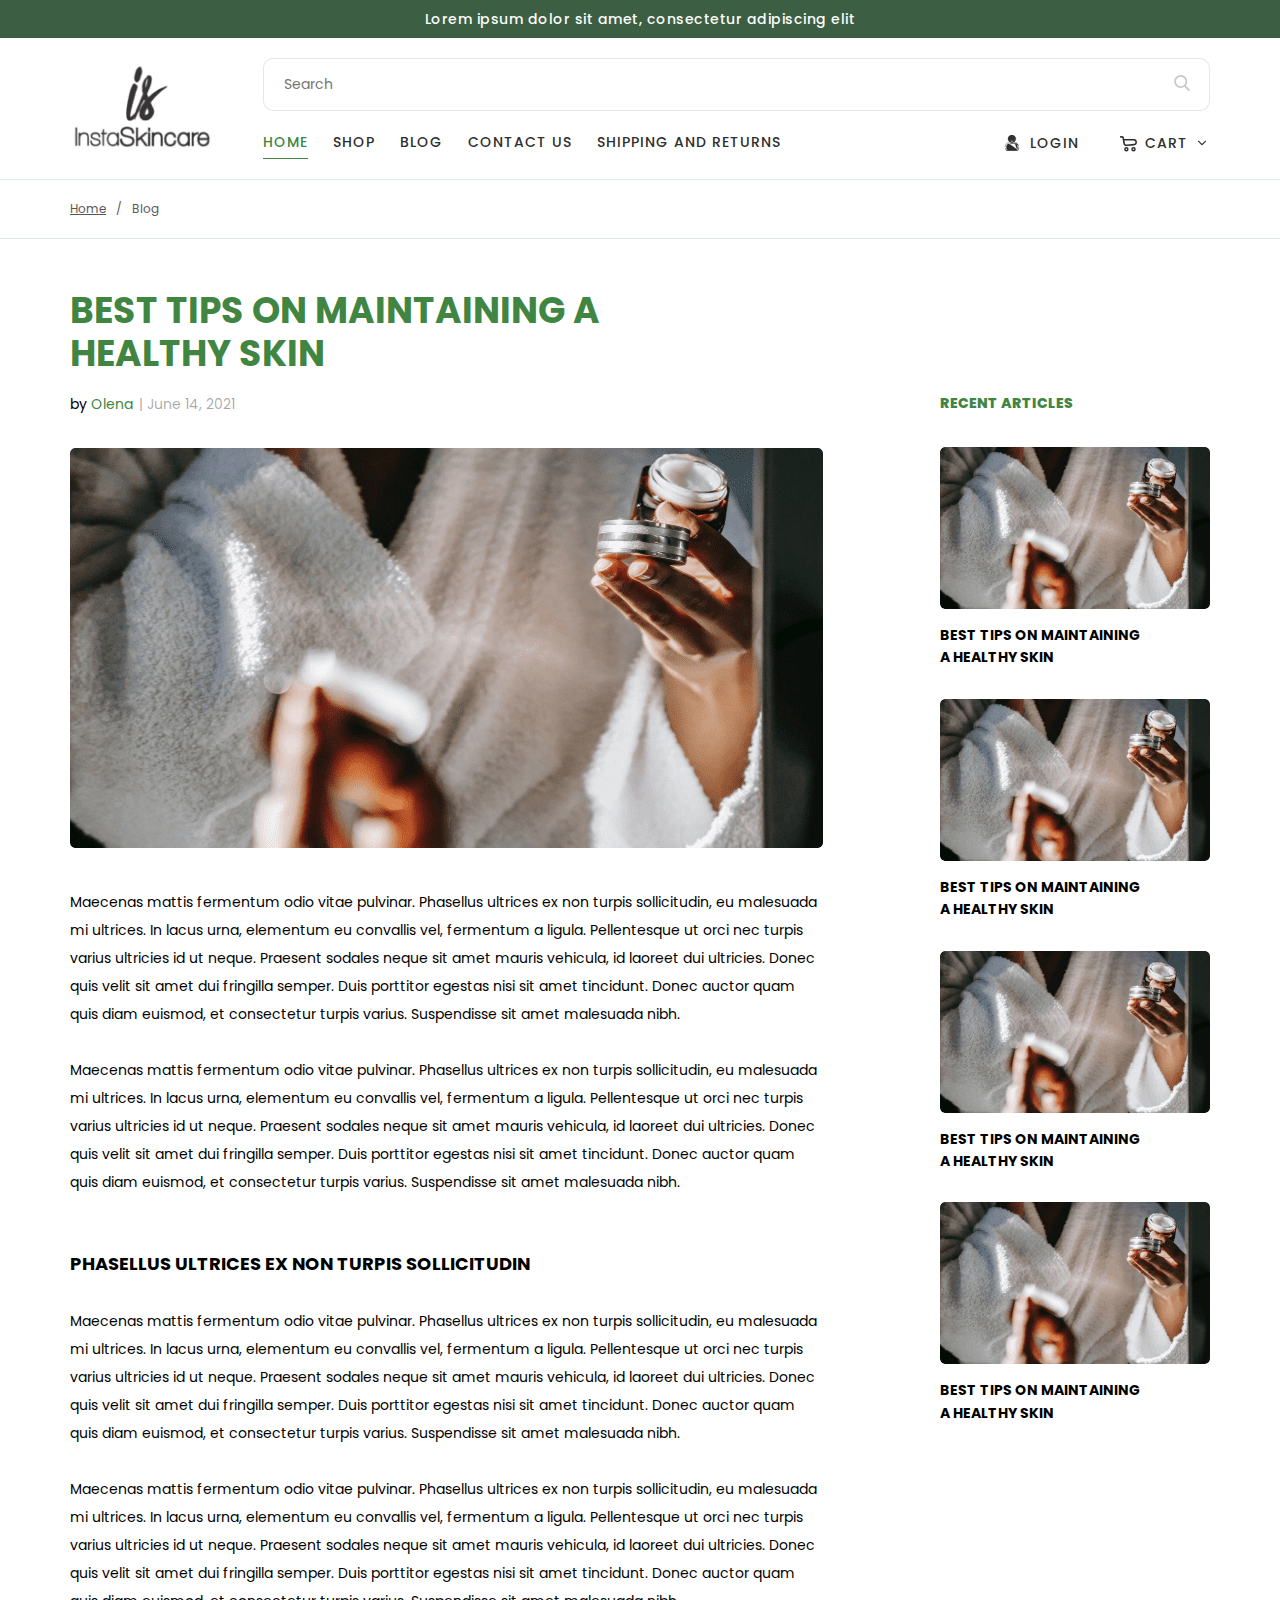
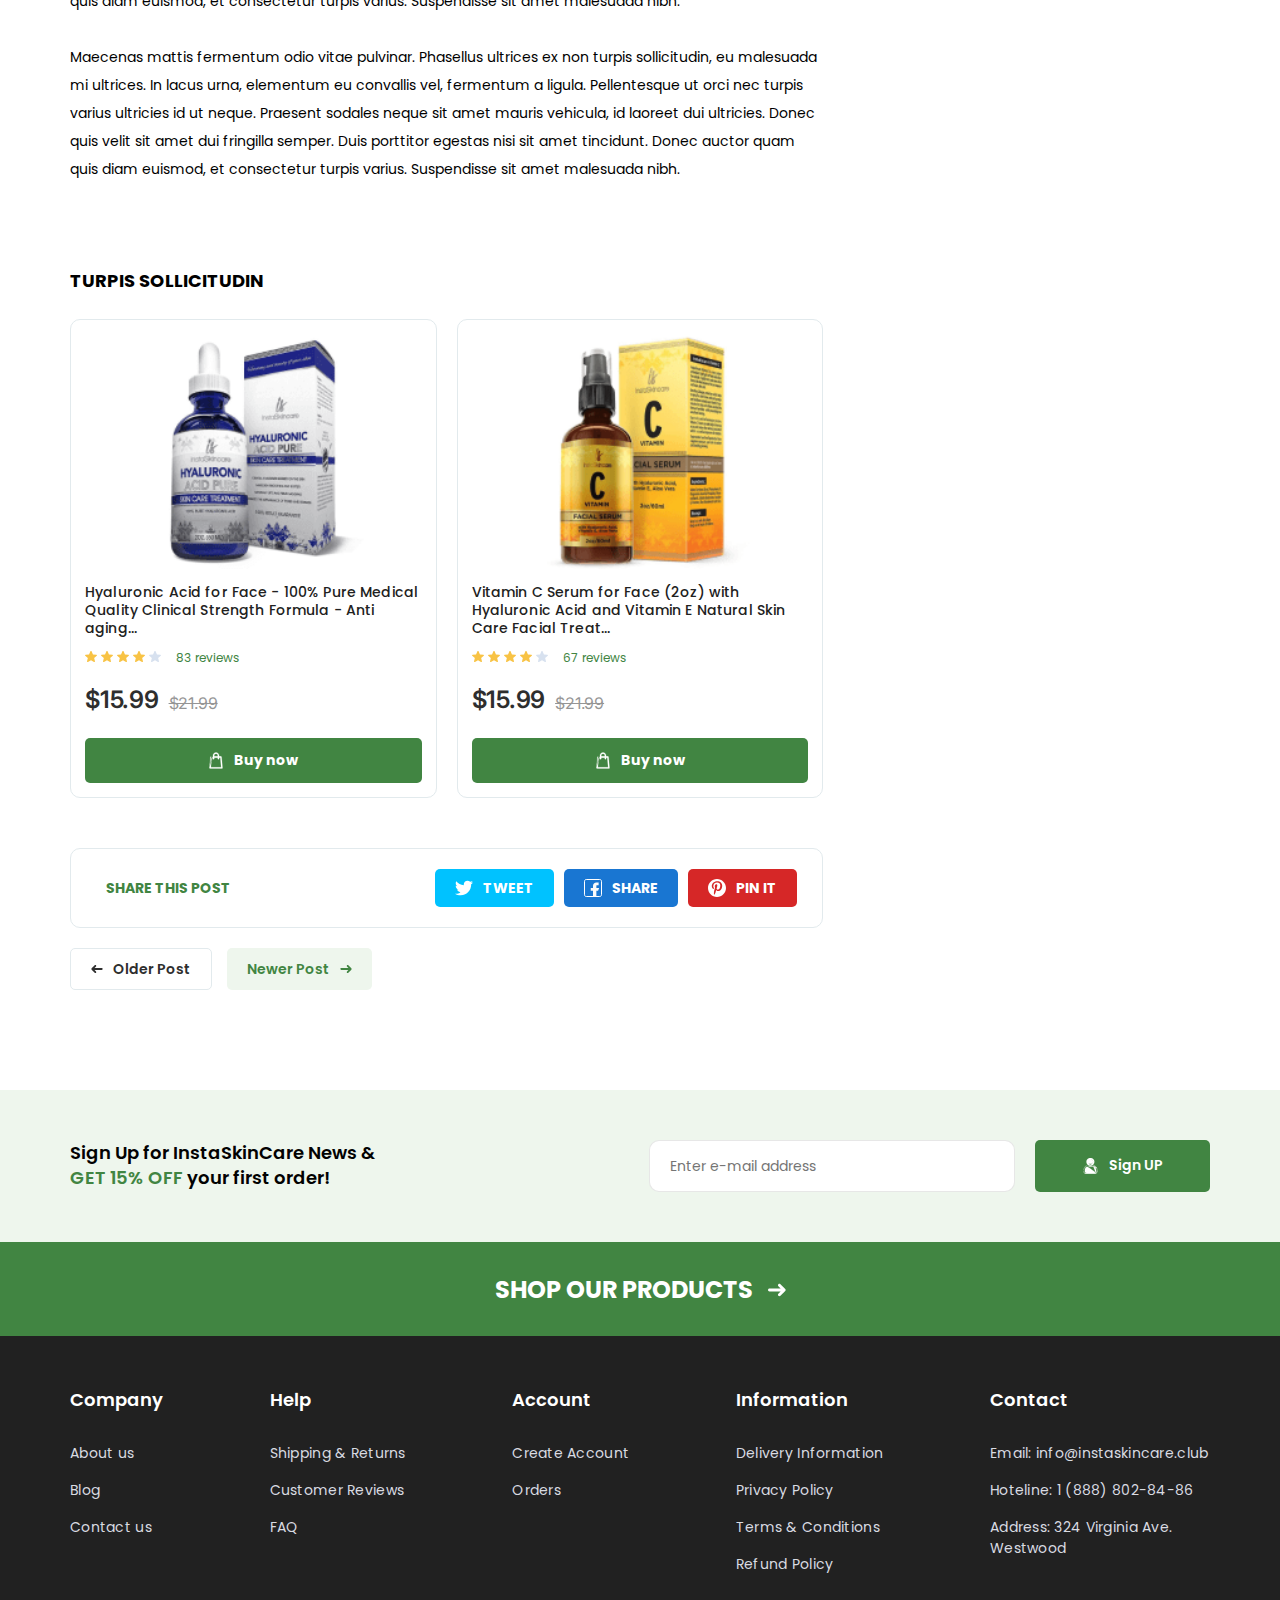
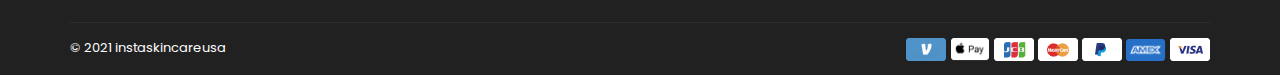
<file: app/post.html>
<!DOCTYPE html>
<html lang="ru">
<head>
    <meta charset="UTF-8">
    <!-- Useful meta tags -->
    <meta name="viewport" content="width=device-width, initial-scale=1">
    <meta name="description" content="">
    <link rel="stylesheet" href="css/app.min.css">
    <title>Home</title>
    <link rel="preconnect" href="https://fonts.googleapis.com">
    <link rel="preconnect" href="https://fonts.gstatic.com" crossorigin>
    <link href="https://fonts.googleapis.com/css2?family=Inter:wght@100;200;300;400;500;600;700;800;900&display=swap" rel="stylesheet">
    <link href="https://fonts.googleapis.com/css2?family=Rubik:ital,wght@0,300;0,400;0,500;0,600;0,700;0,800;0,900;1,300;1,400;1,500;1,600;1,700;1,800;1,900&display=swap" rel="stylesheet">
    <link href="https://fonts.googleapis.com/css2?family=Roboto:ital,wght@0,100;0,300;0,400;0,500;0,700;0,900;1,100;1,300;1,400;1,500;1,700;1,900&display=swap" rel="stylesheet">
    <link href="https://fonts.googleapis.com/css2?family=Poppins:ital,wght@0,100;0,200;0,300;0,400;0,500;0,600;0,700;0,800;0,900;1,100;1,200;1,300;1,400;1,500;1,600;1,700;1,800;1,900&display=swap" rel="stylesheet">
    <link rel="stylesheet" href="https://unpkg.com/swiper/swiper-bundle.min.css" />
</head>
<body>
<header class="header">
    <div class="container">
        <div class="header__top">
            <span>Lorem ipsum dolor sit amet, consectetur adipiscing elit</span>
        </div>
        <div class="header__bottom">
            <div class="header__burger">
                <svg width="24" height="24" viewBox="0 0 24 24" fill="none" xmlns="http://www.w3.org/2000/svg">
                    <path d="M22.8 17.6495H1.2C0.537608 17.6495 0 18.2491 0 18.988C0 19.7268 0.537608 20.3265 1.2 20.3265H22.8C23.4624 20.3265 24 19.7268 24 18.9879C24 18.2491 23.4624 17.6495 22.8 17.6495ZM1.2 6.34694H22.8C23.4624 6.34694 24 5.74734 24 5.00848C24 4.26961 23.4624 3.67001 22.8 3.67001H1.2C0.537608 3.67006 0 4.26965 0 5.00852C0 5.74734 0.537608 6.34694 1.2 6.34694ZM22.8 10.6598H1.2C0.537608 10.6598 0 11.2594 0 11.9983C0 12.7371 0.537608 13.3367 1.2 13.3367H22.8C23.4624 13.3367 24 12.7371 24 11.9983C24 11.2594 23.4624 10.6598 22.8 10.6598Z" fill="#212121"/>
                </svg>
            </div>
            <a href="" class="header__logo">
                <img src="img/header/01.png" alt="">
            </a>
            <div class="header__right">
                <div class="header__search">
                    <input placeholder="Search" type="text">
                    <div class="header__search-button">
                        <svg width="16" height="16" viewBox="0 0 16 16" fill="none" xmlns="http://www.w3.org/2000/svg">
                            <path d="M15.4886 14.5735L11.6805 10.6129C12.6597 9.44901 13.1961 7.98455 13.1961 6.45999C13.1961 2.89801 10.2981 0 6.73612 0C3.17413 0 0.276123 2.89801 0.276123 6.45999C0.276123 10.022 3.17413 12.92 6.73612 12.92C8.07334 12.92 9.34764 12.5167 10.4371 11.751L14.2741 15.7416C14.4345 15.9082 14.6502 16 14.8813 16C15.1001 16 15.3077 15.9166 15.4653 15.7649C15.8001 15.4428 15.8107 14.9085 15.4886 14.5735ZM6.73612 1.68522C9.36899 1.68522 11.5109 3.82713 11.5109 6.45999C11.5109 9.09286 9.36899 11.2348 6.73612 11.2348C4.10325 11.2348 1.96134 9.09286 1.96134 6.45999C1.96134 3.82713 4.10325 1.68522 6.73612 1.68522Z" fill="#212121" fill-opacity="0.25"/>
                        </svg>
                    </div>
                </div>
                <div class="header__nav">
                    <div class="header__menu">
                        <a href="" class="header__link header__link_active">HOME</a>
                        <a href="" class="header__link">SHOP</a>
                        <a href="" class="header__link">BLOG</a>
                        <a href="" class="header__link">CONTACT US</a>
                        <a href="" class="header__link">SHIPPING AND RETURNS</a>
                    </div>
                    <div class="header__personal">
                        <a href="login.html" class="header__profile">
                            <div class="header__profile-img">
                                <svg width="16" height="16" viewBox="0 0 16 16" fill="none" xmlns="http://www.w3.org/2000/svg">
                                    <g clip-path="url(#clip456)">
                                        <path d="M7.88591 1.03762C7.09995 1.03762 6.45106 1.30649 5.89498 1.86258C5.33876 2.4188 5.06977 3.06781 5.06977 3.85351C5.06977 4.63946 5.33876 5.28846 5.89496 5.84455L7.88591 1.03762ZM7.88591 1.03762C8.67174 1.03762 9.32075 1.30649 9.87696 1.86257M7.88591 1.03762L9.87696 1.86257M9.87696 1.86257C10.4331 2.41879 10.702 3.06781 10.702 3.85351M9.87696 1.86257L10.702 3.85351M10.702 3.85351C10.702 4.63945 10.4331 5.28834 9.87697 5.84456M10.702 3.85351L9.87697 5.84456M9.87697 5.84456C9.87697 5.84456 9.87696 5.84457 9.87696 5.84457M9.87697 5.84456L9.87696 5.84457M9.87696 5.84457C9.32075 6.40077 8.67174 6.66964 7.88591 6.66964C7.10022 6.66964 6.45132 6.40066 5.89497 5.84455L9.87696 5.84457ZM10.6815 6.64894L10.6815 6.64894C11.4492 5.88106 11.8397 4.93901 11.8397 3.85351C11.8397 2.76838 11.4494 1.8262 10.6814 1.05808L10.6813 1.05806C9.91333 0.290304 8.97116 -0.1 7.88591 -0.1C6.80042 -0.1 5.85836 0.290304 5.09047 1.05819C4.32258 1.82608 3.93215 2.76825 3.93215 3.85351C3.93215 4.939 4.32258 5.88118 5.09047 6.64907L5.09049 6.64908C5.8586 7.41683 6.80077 7.80726 7.88591 7.80726C8.97128 7.80726 9.91346 7.41696 10.6815 6.64894Z" fill="#2E2E2E" stroke="#2E2E2E" stroke-width="0.2"/>
                                        <path d="M14.5978 11.2744L14.5978 11.2745C14.6627 11.6366 14.7069 11.9803 14.7288 12.2962M14.5978 11.2744L14.7288 12.2962M14.5978 11.2744C14.5322 10.9088 14.4476 10.5624 14.346 10.2451L14.346 10.2451M14.5978 11.2744L14.346 10.2451M14.7288 12.2962C14.7503 12.6033 14.7613 12.9236 14.7614 13.2481V13.2482C14.7614 14.1063 14.4878 14.8106 13.9411 15.3307L13.8722 15.2583M14.7288 12.2962L13.8722 15.2583M13.8722 15.2583L13.9411 15.3307C13.4023 15.8434 12.692 16.0999 11.839 16.0999H4.13489C3.28163 16.0999 2.57137 15.8434 2.03263 15.3307M13.8722 15.2583L2.03263 15.3307M14.346 10.2451C14.2403 9.91525 14.097 9.58984 13.9197 9.27824M14.346 10.2451L9.80944 8.33065M10.5157 7.99426C10.8208 7.79565 10.9788 7.72864 11.1421 7.72864C11.558 7.72864 11.9468 7.79895 12.2976 7.93774C12.6497 8.07727 12.9541 8.26855 13.2028 8.50647M10.5157 7.99426L14.2507 10.2756C14.1472 9.95251 14.0067 9.63342 13.8328 9.32763M10.5157 7.99426C10.328 8.1167 10.1084 8.2583 9.86328 8.41492L10.5157 7.99426ZM13.2028 8.50647C13.4406 8.73388 13.6525 9.01025 13.8328 9.32763M13.2028 8.50647L13.2719 8.43421C13.2719 8.43421 13.2719 8.4342 13.2719 8.4342M13.2028 8.50647L13.2719 8.4342M13.8328 9.32763L13.9197 9.27824M13.8328 9.32763L13.9197 9.27819C13.9197 9.27821 13.9197 9.27822 13.9197 9.27824M13.9197 9.27824C13.7351 8.95334 13.5174 8.66904 13.2719 8.4342M13.2719 8.4342C13.013 8.18651 12.6973 7.98858 12.3345 7.84478L12.3344 7.84476C11.9707 7.70087 11.5693 7.62864 11.1421 7.62864C10.9467 7.62864 10.7669 7.71142 10.4612 7.91046L10.4611 7.9105C10.2737 8.03273 10.0544 8.17416 9.80944 8.33065M9.80944 8.33065C9.60957 8.45798 9.33434 8.57993 8.98831 8.6917L8.98826 8.69172C8.65555 8.79938 8.31851 8.85373 7.98645 8.85373C7.65464 8.85373 7.31759 8.79938 6.98462 8.69171L6.98459 8.6917C6.63886 8.58003 6.36353 8.45807 6.16408 8.33077L9.80944 8.33065ZM2.70125 8.43434L2.70125 8.43434C2.96037 8.1864 3.27622 7.98846 3.63883 7.84489L2.70125 8.43434ZM2.70125 8.43434C2.45572 8.66928 2.23801 8.95345 2.05355 9.27824M2.70125 8.43434L1.62741 10.2453M1.62741 10.2453L1.62742 10.2453C1.73311 9.91509 1.87657 9.5898 2.05355 9.27824M1.62741 10.2453C1.52595 10.5626 1.44133 10.9088 1.3757 11.2744L1.62741 10.2453ZM2.05355 9.27824L2.1405 9.32763L2.05355 9.27825C2.05355 9.27825 2.05355 9.27824 2.05355 9.27824ZM2.03263 15.3307L2.03259 15.3307C1.4861 14.8102 1.2125 14.1062 1.2125 13.2483L2.03263 15.3307ZM13.1568 14.5065L13.1568 14.5065C13.4673 14.211 13.6236 13.8047 13.6238 13.2483C13.6236 12.9498 13.6137 12.6563 13.594 12.3757L13.5935 12.3686H13.5935C13.5743 12.0963 13.5355 11.7958 13.4781 11.4753C13.4212 11.1579 13.3486 10.8607 13.2625 10.592C13.181 10.3373 13.0694 10.0842 12.9307 9.84033L12.9306 9.84029C12.7993 9.60919 12.6493 9.41299 12.4854 9.25622L12.5546 9.18396L12.4854 9.25621C12.3353 9.11258 12.1441 8.99298 11.9157 8.90255C11.7142 8.82284 11.4869 8.77722 11.2379 8.76793C11.2054 8.78618 11.1553 8.81599 11.0825 8.86342C11.0824 8.86344 11.0824 8.86346 11.0824 8.86348L11.0278 8.77966L13.1568 14.5065ZM13.1568 14.5065C12.8381 14.8098 12.4116 14.9622 11.8389 14.9622H4.13489C3.56204 14.9622 3.13553 14.8098 2.81699 14.5067C2.50641 14.211 2.35012 13.8045 2.35012 13.2483C2.35012 12.9506 2.35994 12.6569 2.37954 12.3752L2.37955 12.3752C2.39854 12.1006 2.43745 11.7979 2.4954 11.4754L2.4954 11.4754C2.55247 11.1577 2.62496 10.8604 2.71084 10.5921C2.7925 10.3372 2.90404 10.0842 3.04261 9.8402C3.17392 9.60933 3.32395 9.41311 3.48786 9.25619L3.48786 9.25619C3.63796 9.11247 3.8291 8.993 4.05767 8.90255L4.05768 8.90255C4.25906 8.82284 4.48641 8.77722 4.73523 8.76793C4.76776 8.78617 4.81786 8.81593 4.89069 8.86343L4.89071 8.86344C5.08375 8.98924 5.30618 9.13272 5.55201 9.28972L5.55208 9.28976C5.83817 9.47216 6.20323 9.63479 6.63476 9.7741L13.1568 14.5065ZM6.16403 8.33074C5.92144 8.17572 5.70198 8.0343 5.51175 7.91036L6.16403 8.33074ZM4.83105 7.62852C4.40373 7.62852 4.00242 7.70088 3.63885 7.84489L4.83105 7.62852ZM1.37569 11.2744C1.3107 11.6361 1.26662 11.9799 1.24472 12.2965L1.37569 11.2744Z" fill="#2E2E2E" stroke="#2E2E2E" stroke-width="0.2"/>
                                    </g>
                                    <defs>
                                        <clipPath id="clip456">
                                            <rect width="16" height="16" fill="white"/>
                                        </clipPath>
                                    </defs>
                                </svg>
                            </div>
                            <div class="header__profile-top">
                                <span>LOGIN</span>
                            </div>
                        </a>
                        <div class="header__cart">
                            <div class="header__cart-img">
                                <svg width="19" height="18" viewBox="0 0 19 18" fill="none" xmlns="http://www.w3.org/2000/svg">
                                    <path d="M1.75 1.875H2.65424C3.13263 1.875 3.37183 1.875 3.56628 1.96174C3.73771 2.03821 3.88415 2.16138 3.98886 2.31717C4.10763 2.49388 4.14862 2.72954 4.23058 3.20085L4.45652 4.5M4.45652 4.5L4.99173 7.57743C5.17091 8.60771 5.26049 9.12285 5.52583 9.49395C5.75945 9.8207 6.08606 10.0695 6.46311 10.208C6.89132 10.3654 7.41176 10.315 8.45264 10.2143L14.9605 9.58447C15.2954 9.55205 15.4629 9.53585 15.6046 9.50086C16.3933 9.30603 16.9859 8.65339 17.1038 7.84952C17.125 7.70514 17.125 7.53688 17.125 7.20038V7.20038C17.125 6.84286 17.125 6.6641 17.1019 6.51329C16.9726 5.6714 16.3244 5.00372 15.4867 4.84966C15.3367 4.82206 15.158 4.81677 14.8006 4.8062L4.45652 4.5Z" stroke="#2E2E2E" stroke-width="1.6" stroke-linecap="round" stroke-linejoin="round"/>
                                    <ellipse cx="7.375" cy="14.25" rx="1.5" ry="1.5" stroke="#2E2E2E" stroke-width="1.5"/>
                                    <ellipse cx="14.5" cy="14.25" rx="1.5" ry="1.5" stroke="#2E2E2E" stroke-width="1.5"/>
                                </svg>
                            </div>
                            <div class="header__cart-top">
                                <span>CART</span>
                            </div>
                            <div class="header__cart-bottom">
                                <div class="header__cart-products">
                                    <div class="header__cart-product">
                                        <div class="header__cart-product-img">
                                            <img src="img/header/04.png" alt="">
                                        </div>
                                        <div class="header__cart-product-text">
                                            <div class="header__cart-text-left">
                                                <p>
                                                    Hyaluronic Acid for Face - 100% Pure Medical Quality Clinical Strength Formul...
                                                </p>
                                                <div class="header__cart-prices">
                                                    <span>1</span>
                                                    <span>x</span>
                                                    <span>$15.99</span>
                                                </div>
                                            </div>
                                            <div class="header__cart-remove">
                                                <svg width="10" height="10" viewBox="0 0 10 10" fill="none" xmlns="http://www.w3.org/2000/svg">
                                                    <path fill-rule="evenodd" clip-rule="evenodd" d="M4.64645 3.40745C4.84171 3.60272 5.15829 3.60272 5.35355 3.40745L8.40745 0.353553C8.60272 0.158291 8.9193 0.158291 9.11456 0.353553L9.64645 0.88544C9.84171 1.0807 9.84171 1.39728 9.64645 1.59255L6.59255 4.64645C6.39728 4.84171 6.39728 5.15829 6.59255 5.35355L9.64645 8.40745C9.84171 8.60272 9.84171 8.9193 9.64645 9.11456L9.11456 9.64645C8.9193 9.84171 8.60272 9.84171 8.40745 9.64645L5.35355 6.59255C5.15829 6.39728 4.84171 6.39728 4.64645 6.59255L1.59255 9.64645C1.39728 9.84171 1.0807 9.84171 0.88544 9.64645L0.353553 9.11456C0.158291 8.9193 0.158291 8.60272 0.353554 8.40745L3.40745 5.35355C3.60272 5.15829 3.60272 4.84171 3.40745 4.64645L0.353553 1.59255C0.158291 1.39728 0.158291 1.0807 0.353553 0.88544L0.88544 0.353553C1.0807 0.158291 1.39728 0.158291 1.59255 0.353554L4.64645 3.40745Z" fill="#DC5151"/>
                                                </svg>
                                            </div>
                                        </div>
                                    </div>
                                    <div class="header__cart-product">
                                        <div class="header__cart-product-img">
                                            <img src="img/header/04.png" alt="">
                                        </div>
                                        <div class="header__cart-product-text">
                                            <div class="header__cart-text-left">
                                                <p>
                                                    Hyaluronic Acid for Face - 100% Pure Medical Quality Clinical Strength Formul...
                                                </p>
                                                <div class="header__cart-prices">
                                                    <span>1</span>
                                                    <span>x</span>
                                                    <span>$15.99</span>
                                                </div>
                                            </div>
                                            <div class="header__cart-remove">
                                                <svg width="10" height="10" viewBox="0 0 10 10" fill="none" xmlns="http://www.w3.org/2000/svg">
                                                    <path fill-rule="evenodd" clip-rule="evenodd" d="M4.64645 3.40745C4.84171 3.60272 5.15829 3.60272 5.35355 3.40745L8.40745 0.353553C8.60272 0.158291 8.9193 0.158291 9.11456 0.353553L9.64645 0.88544C9.84171 1.0807 9.84171 1.39728 9.64645 1.59255L6.59255 4.64645C6.39728 4.84171 6.39728 5.15829 6.59255 5.35355L9.64645 8.40745C9.84171 8.60272 9.84171 8.9193 9.64645 9.11456L9.11456 9.64645C8.9193 9.84171 8.60272 9.84171 8.40745 9.64645L5.35355 6.59255C5.15829 6.39728 4.84171 6.39728 4.64645 6.59255L1.59255 9.64645C1.39728 9.84171 1.0807 9.84171 0.88544 9.64645L0.353553 9.11456C0.158291 8.9193 0.158291 8.60272 0.353554 8.40745L3.40745 5.35355C3.60272 5.15829 3.60272 4.84171 3.40745 4.64645L0.353553 1.59255C0.158291 1.39728 0.158291 1.0807 0.353553 0.88544L0.88544 0.353553C1.0807 0.158291 1.39728 0.158291 1.59255 0.353554L4.64645 3.40745Z" fill="#DC5151"/>
                                                </svg>
                                            </div>
                                        </div>
                                    </div>
                                </div>
                                <div class="header__cart-nav">
                                    <div class="header__cart-subtotal">
                                        <span>
                                            Subtotal:
                                        </span>
                                        <span>
                                            $15.99
                                        </span>
                                    </div>
                                    <div class="header__cart-buttons">
                                        <div class="header__cart-button">
                                            View cart
                                        </div>
                                        <div class="header__cart-button">
                                            Checkout
                                        </div>
                                    </div>
                                </div>
                                <div class="header__cart-desc">
                                    <div class="header__cart-desc-item">
                                        <svg width="18" height="18" viewBox="0 0 18 18" fill="none" xmlns="http://www.w3.org/2000/svg">
                                            <path d="M13.5946 10.7017C12.3435 10.7017 11.3257 11.7195 11.3257 12.9706C11.3257 14.2217 12.3435 15.2395 13.5946 15.2395C14.8459 15.2395 15.8635 14.2217 15.8635 12.9706C15.8635 11.7195 14.8457 10.7017 13.5946 10.7017ZM13.5946 14.105C12.969 14.105 12.4601 13.5962 12.4601 12.9706C12.4601 12.3449 12.969 11.8361 13.5946 11.8361C14.2202 11.8361 14.7291 12.3449 14.7291 12.9706C14.7291 13.5962 14.2202 14.105 13.5946 14.105Z" fill="black"/>
                                            <path d="M5.84264 10.7017C4.59154 10.7017 3.57373 11.7195 3.57373 12.9706C3.57373 14.2217 4.59154 15.2395 5.84264 15.2395C7.09375 15.2395 8.11156 14.2217 8.11156 12.9706C8.11156 11.7195 7.09375 10.7017 5.84264 10.7017ZM5.84264 14.105C5.217 14.105 4.70819 13.5962 4.70819 12.9706C4.70819 12.3449 5.217 11.8361 5.84264 11.8361C6.46811 11.8361 6.9771 12.3449 6.9771 12.9706C6.9771 13.5962 6.46828 14.105 5.84264 14.105Z" fill="black"/>
                                            <path d="M15.1227 4.20726C15.0263 4.01573 14.8302 3.8949 14.6158 3.8949H11.6284V5.02936H14.266L15.8106 8.10146L16.8244 7.59169L15.1227 4.20726Z" fill="black"/>
                                            <path d="M11.8926 12.4224H7.60059V13.5568H11.8926V12.4224Z" fill="black"/>
                                            <path d="M4.1405 12.4224H2.17414C1.86083 12.4224 1.60693 12.6763 1.60693 12.9896C1.60693 13.3029 1.86087 13.5568 2.17414 13.5568H4.14054C4.45385 13.5568 4.70775 13.3029 4.70775 12.9896C4.70775 12.6763 4.45382 12.4224 4.1405 12.4224Z" fill="black"/>
                                            <path d="M17.8806 8.95461L16.7649 7.51763C16.6577 7.37922 16.4923 7.29829 16.317 7.29829H12.1951V3.32771C12.1951 3.0144 11.9412 2.7605 11.6279 2.7605H2.17414C1.86083 2.7605 1.60693 3.01443 1.60693 3.32771C1.60693 3.64099 1.86087 3.89492 2.17414 3.89492H11.0607V7.8655C11.0607 8.17881 11.3146 8.43271 11.6279 8.43271H16.0392L16.8653 9.49682V12.4222H15.2959C14.9826 12.4222 14.7287 12.6761 14.7287 12.9894C14.7287 13.3027 14.9827 13.5566 15.2959 13.5566H17.4325C17.7458 13.5566 17.9997 13.3027 17.9997 12.9894V9.30251C17.9997 9.17658 17.9578 9.05406 17.8806 8.95461Z" fill="black"/>
                                            <path d="M4.10274 9.54834H1.49348C1.18017 9.54834 0.92627 9.80227 0.92627 10.1156C0.92627 10.4289 1.1802 10.6828 1.49348 10.6828H4.10271C4.41602 10.6828 4.66992 10.4288 4.66992 10.1156C4.66995 9.80227 4.41602 9.54834 4.10274 9.54834Z" fill="black"/>
                                            <path d="M5.40756 7.31714H0.567211C0.253934 7.31714 0 7.57107 0 7.88438C0 8.1977 0.253934 8.4516 0.567211 8.4516H5.40756C5.72087 8.4516 5.97477 8.19766 5.97477 7.88438C5.97477 7.57111 5.72087 7.31714 5.40756 7.31714Z" fill="black"/>
                                            <path d="M6.33383 5.08618H1.49348C1.18017 5.08618 0.92627 5.34012 0.92627 5.65339C0.92627 5.96671 1.1802 6.2206 1.49348 6.2206H6.33383C6.64714 6.2206 6.90104 5.96667 6.90104 5.65339C6.90107 5.34012 6.64714 5.08618 6.33383 5.08618Z" fill="black"/>
                                        </svg>
                                        <p>
                                            <span>Fast Shipping!</span> Orders ship within 48 hours.
                                        </p>
                                    </div>
                                    <div class="header__cart-desc-item">
                                        <svg width="18" height="18" viewBox="0 0 18 18" fill="none" xmlns="http://www.w3.org/2000/svg">
                                            <g clip-path="url(#clip0)">
                                                <path d="M16.543 4.63467C16.5338 4.1487 16.5249 3.6896 16.5249 3.24546C16.5249 2.89751 16.2429 2.61542 15.8949 2.61542C13.2004 2.61542 11.1489 1.84105 9.43885 0.178398C9.19422 -0.0595079 8.80494 -0.0594239 8.5604 0.178398C6.85054 1.84105 4.79936 2.61542 2.10503 2.61542C1.75707 2.61542 1.47498 2.89751 1.47498 3.24546C1.47498 3.68969 1.46624 4.14895 1.45692 4.63501C1.37056 9.15756 1.25228 15.3514 8.79326 17.9653C8.86013 17.9885 8.92986 18.0001 8.99958 18.0001C9.06931 18.0001 9.13912 17.9885 9.2059 17.9653C16.7475 15.3513 16.6294 9.15731 16.543 4.63467ZM8.99967 16.7014C2.53228 14.352 2.63007 9.20536 2.71684 4.65903C2.72205 4.38618 2.72709 4.12173 2.73062 3.86249C5.25417 3.75597 7.27216 2.99126 8.99967 1.48637C10.7273 2.99126 12.7457 3.75605 15.2694 3.86249C15.2729 4.12165 15.2779 4.38593 15.2832 4.65861C15.3699 9.20511 15.4676 14.3519 8.99967 16.7014Z" fill="black"/>
                                                <path d="M11.1695 6.81133L8.12852 9.85211L6.83088 8.55446C6.58483 8.30849 6.18588 8.30849 5.93991 8.55446C5.69386 8.8006 5.69386 9.19946 5.93991 9.44552L7.68304 11.1886C7.80602 11.3116 7.96732 11.3731 8.12852 11.3731C8.28973 11.3731 8.45102 11.3116 8.57401 11.1886L12.0603 7.70238C12.3065 7.45633 12.3065 7.05738 12.0604 6.81141C11.8145 6.56536 11.4155 6.56528 11.1695 6.81133Z" fill="black"/>
                                            </g>
                                            <defs>
                                                <clipPath id="clip0">
                                                    <rect width="18" height="18" fill="white"/>
                                                </clipPath>
                                            </defs>
                                        </svg>
                                        <p><span>Order with confidence.</span> We have a 90 day love it guarantee. If you don’t love your experience with any SkinnyFit product, we’ll refund you—even if you send us an empty container!</p>
                                    </div>
                                </div>
                            </div>
                        </div>
                    </div>
                </div>
            </div>
        </div>
        <div class="header__mob">
            <div class="header__mob-wrapper">
                <div class="header__mob-search">
                    <input type="text" placeholder="Search">
                    <div class="header__bom-search-btn">
                        <svg width="16" height="16" viewBox="0 0 16 16" fill="none" xmlns="http://www.w3.org/2000/svg">
                            <path d="M15.4886 14.5735L11.6805 10.6129C12.6597 9.44901 13.1961 7.98455 13.1961 6.45999C13.1961 2.89801 10.2981 0 6.73612 0C3.17413 0 0.276123 2.89801 0.276123 6.45999C0.276123 10.022 3.17413 12.92 6.73612 12.92C8.07334 12.92 9.34764 12.5167 10.4371 11.751L14.2741 15.7416C14.4345 15.9082 14.6502 16 14.8813 16C15.1001 16 15.3077 15.9166 15.4653 15.7649C15.8001 15.4428 15.8107 14.9085 15.4886 14.5735ZM6.73612 1.68522C9.36899 1.68522 11.5109 3.82713 11.5109 6.45999C11.5109 9.09286 9.36899 11.2348 6.73612 11.2348C4.10325 11.2348 1.96134 9.09286 1.96134 6.45999C1.96134 3.82713 4.10325 1.68522 6.73612 1.68522Z" fill="#212121" fill-opacity="0.25"/>
                        </svg>
                    </div>
                </div>
                <nav>
                    <ul class="header__mob-menu">
                        <li class="header__mob-link header__mob-link_active">
                            <a href="">
                                HOME
                            </a>
                        </li>
                        <li class="header__mob-link">
                            <a href="">
                                SHOP
                            </a>
                        </li>
                        <li class="header__mob-link">
                            <a href="">
                                BLOG
                            </a>
                        </li>
                        <li class="header__mob-link">
                            <a href="">
                                CONTACT US
                            </a>
                        </li>
                        <li class="header__mob-link">
                            <a href="">
                                SHIPPING AND RETURN
                            </a>
                        </li>
                    </ul>
                </nav>
                <a href="login.html" class="header__mob-login">
                    <svg width="16" height="16" viewBox="0 0 16 16" fill="none" xmlns="http://www.w3.org/2000/svg">
                        <g clip-path="url(#clip456)">
                            <path d="M7.88591 1.03762C7.09995 1.03762 6.45106 1.30649 5.89498 1.86258C5.33876 2.4188 5.06977 3.06781 5.06977 3.85351C5.06977 4.63946 5.33876 5.28846 5.89496 5.84455L7.88591 1.03762ZM7.88591 1.03762C8.67174 1.03762 9.32075 1.30649 9.87696 1.86257M7.88591 1.03762L9.87696 1.86257M9.87696 1.86257C10.4331 2.41879 10.702 3.06781 10.702 3.85351M9.87696 1.86257L10.702 3.85351M10.702 3.85351C10.702 4.63945 10.4331 5.28834 9.87697 5.84456M10.702 3.85351L9.87697 5.84456M9.87697 5.84456C9.87697 5.84456 9.87696 5.84457 9.87696 5.84457M9.87697 5.84456L9.87696 5.84457M9.87696 5.84457C9.32075 6.40077 8.67174 6.66964 7.88591 6.66964C7.10022 6.66964 6.45132 6.40066 5.89497 5.84455L9.87696 5.84457ZM10.6815 6.64894L10.6815 6.64894C11.4492 5.88106 11.8397 4.93901 11.8397 3.85351C11.8397 2.76838 11.4494 1.8262 10.6814 1.05808L10.6813 1.05806C9.91333 0.290304 8.97116 -0.1 7.88591 -0.1C6.80042 -0.1 5.85836 0.290304 5.09047 1.05819C4.32258 1.82608 3.93215 2.76825 3.93215 3.85351C3.93215 4.939 4.32258 5.88118 5.09047 6.64907L5.09049 6.64908C5.8586 7.41683 6.80077 7.80726 7.88591 7.80726C8.97128 7.80726 9.91346 7.41696 10.6815 6.64894Z" fill="#2E2E2E" stroke="#2E2E2E" stroke-width="0.2"/>
                            <path d="M14.5978 11.2744L14.5978 11.2745C14.6627 11.6366 14.7069 11.9803 14.7288 12.2962M14.5978 11.2744L14.7288 12.2962M14.5978 11.2744C14.5322 10.9088 14.4476 10.5624 14.346 10.2451L14.346 10.2451M14.5978 11.2744L14.346 10.2451M14.7288 12.2962C14.7503 12.6033 14.7613 12.9236 14.7614 13.2481V13.2482C14.7614 14.1063 14.4878 14.8106 13.9411 15.3307L13.8722 15.2583M14.7288 12.2962L13.8722 15.2583M13.8722 15.2583L13.9411 15.3307C13.4023 15.8434 12.692 16.0999 11.839 16.0999H4.13489C3.28163 16.0999 2.57137 15.8434 2.03263 15.3307M13.8722 15.2583L2.03263 15.3307M14.346 10.2451C14.2403 9.91525 14.097 9.58984 13.9197 9.27824M14.346 10.2451L9.80944 8.33065M10.5157 7.99426C10.8208 7.79565 10.9788 7.72864 11.1421 7.72864C11.558 7.72864 11.9468 7.79895 12.2976 7.93774C12.6497 8.07727 12.9541 8.26855 13.2028 8.50647M10.5157 7.99426L14.2507 10.2756C14.1472 9.95251 14.0067 9.63342 13.8328 9.32763M10.5157 7.99426C10.328 8.1167 10.1084 8.2583 9.86328 8.41492L10.5157 7.99426ZM13.2028 8.50647C13.4406 8.73388 13.6525 9.01025 13.8328 9.32763M13.2028 8.50647L13.2719 8.43421C13.2719 8.43421 13.2719 8.4342 13.2719 8.4342M13.2028 8.50647L13.2719 8.4342M13.8328 9.32763L13.9197 9.27824M13.8328 9.32763L13.9197 9.27819C13.9197 9.27821 13.9197 9.27822 13.9197 9.27824M13.9197 9.27824C13.7351 8.95334 13.5174 8.66904 13.2719 8.4342M13.2719 8.4342C13.013 8.18651 12.6973 7.98858 12.3345 7.84478L12.3344 7.84476C11.9707 7.70087 11.5693 7.62864 11.1421 7.62864C10.9467 7.62864 10.7669 7.71142 10.4612 7.91046L10.4611 7.9105C10.2737 8.03273 10.0544 8.17416 9.80944 8.33065M9.80944 8.33065C9.60957 8.45798 9.33434 8.57993 8.98831 8.6917L8.98826 8.69172C8.65555 8.79938 8.31851 8.85373 7.98645 8.85373C7.65464 8.85373 7.31759 8.79938 6.98462 8.69171L6.98459 8.6917C6.63886 8.58003 6.36353 8.45807 6.16408 8.33077L9.80944 8.33065ZM2.70125 8.43434L2.70125 8.43434C2.96037 8.1864 3.27622 7.98846 3.63883 7.84489L2.70125 8.43434ZM2.70125 8.43434C2.45572 8.66928 2.23801 8.95345 2.05355 9.27824M2.70125 8.43434L1.62741 10.2453M1.62741 10.2453L1.62742 10.2453C1.73311 9.91509 1.87657 9.5898 2.05355 9.27824M1.62741 10.2453C1.52595 10.5626 1.44133 10.9088 1.3757 11.2744L1.62741 10.2453ZM2.05355 9.27824L2.1405 9.32763L2.05355 9.27825C2.05355 9.27825 2.05355 9.27824 2.05355 9.27824ZM2.03263 15.3307L2.03259 15.3307C1.4861 14.8102 1.2125 14.1062 1.2125 13.2483L2.03263 15.3307ZM13.1568 14.5065L13.1568 14.5065C13.4673 14.211 13.6236 13.8047 13.6238 13.2483C13.6236 12.9498 13.6137 12.6563 13.594 12.3757L13.5935 12.3686H13.5935C13.5743 12.0963 13.5355 11.7958 13.4781 11.4753C13.4212 11.1579 13.3486 10.8607 13.2625 10.592C13.181 10.3373 13.0694 10.0842 12.9307 9.84033L12.9306 9.84029C12.7993 9.60919 12.6493 9.41299 12.4854 9.25622L12.5546 9.18396L12.4854 9.25621C12.3353 9.11258 12.1441 8.99298 11.9157 8.90255C11.7142 8.82284 11.4869 8.77722 11.2379 8.76793C11.2054 8.78618 11.1553 8.81599 11.0825 8.86342C11.0824 8.86344 11.0824 8.86346 11.0824 8.86348L11.0278 8.77966L13.1568 14.5065ZM13.1568 14.5065C12.8381 14.8098 12.4116 14.9622 11.8389 14.9622H4.13489C3.56204 14.9622 3.13553 14.8098 2.81699 14.5067C2.50641 14.211 2.35012 13.8045 2.35012 13.2483C2.35012 12.9506 2.35994 12.6569 2.37954 12.3752L2.37955 12.3752C2.39854 12.1006 2.43745 11.7979 2.4954 11.4754L2.4954 11.4754C2.55247 11.1577 2.62496 10.8604 2.71084 10.5921C2.7925 10.3372 2.90404 10.0842 3.04261 9.8402C3.17392 9.60933 3.32395 9.41311 3.48786 9.25619L3.48786 9.25619C3.63796 9.11247 3.8291 8.993 4.05767 8.90255L4.05768 8.90255C4.25906 8.82284 4.48641 8.77722 4.73523 8.76793C4.76776 8.78617 4.81786 8.81593 4.89069 8.86343L4.89071 8.86344C5.08375 8.98924 5.30618 9.13272 5.55201 9.28972L5.55208 9.28976C5.83817 9.47216 6.20323 9.63479 6.63476 9.7741L13.1568 14.5065ZM6.16403 8.33074C5.92144 8.17572 5.70198 8.0343 5.51175 7.91036L6.16403 8.33074ZM4.83105 7.62852C4.40373 7.62852 4.00242 7.70088 3.63885 7.84489L4.83105 7.62852ZM1.37569 11.2744C1.3107 11.6361 1.26662 11.9799 1.24472 12.2965L1.37569 11.2744Z" fill="#2E2E2E" stroke="#2E2E2E" stroke-width="0.2"/>
                        </g>
                        <defs>
                            <clipPath id="clip456">
                                <rect width="16" height="16" fill="white"/>
                            </clipPath>
                        </defs>
                    </svg>
                    <span>
                        LOGIN
                    </span>
                </a>
            </div>

        </div>
    </div>
</header>
<main class="main">
    <section class="position">
        <div class="container">
            <div class="position__item">
                <a href="">Home</a>
                <span>/</span>
            </div>
            <div class="position__item">
                <a href="">Blog</a>
                <span>/</span>
            </div>
        </div>
    </section>
    <section class="post">
        <div class="container">
            <div class="post__left">
                <h1>BEST TIPS ON MAINTAINING A HEALTHY SKIN</h1>
                <div class="post__data">
                    <p>
                        <span>by</span>
                        <span>Olena</span>
                    </p>
                    <p>
                        |  June 14, 2021
                    </p>
                </div>
                <div class="post__left-img">
                    <img src="img/post/01.png" alt="">
                </div>
                <div class="post__left-text">
                    <p>Maecenas mattis fermentum odio vitae pulvinar. Phasellus ultrices ex non turpis sollicitudin, eu malesuada mi ultrices. In lacus urna, elementum eu convallis vel, fermentum a ligula. Pellentesque ut orci nec turpis varius ultricies id ut neque. Praesent sodales neque sit amet mauris vehicula, id laoreet dui ultricies. Donec quis velit sit amet dui fringilla semper. Duis porttitor egestas nisi sit amet tincidunt. Donec auctor quam quis diam euismod, et consectetur turpis varius. Suspendisse sit amet malesuada nibh.
                        <br>
                        <br>
                        Maecenas mattis fermentum odio vitae pulvinar. Phasellus ultrices ex non turpis sollicitudin, eu malesuada mi ultrices. In lacus urna, elementum eu convallis vel, fermentum a ligula. Pellentesque ut orci nec turpis varius ultricies id ut neque. Praesent sodales neque sit amet mauris vehicula, id laoreet dui ultricies. Donec quis velit sit amet dui fringilla semper. Duis porttitor egestas nisi sit amet tincidunt. Donec auctor quam quis diam euismod, et consectetur turpis varius. Suspendisse sit amet malesuada nibh.</p>
                    <h2>Phasellus ultrices ex non turpis sollicitudin</h2>
                    <p>Maecenas mattis fermentum odio vitae pulvinar. Phasellus ultrices ex non turpis sollicitudin, eu malesuada mi ultrices. In lacus urna, elementum eu convallis vel, fermentum a ligula. Pellentesque ut orci nec turpis varius ultricies id ut neque. Praesent sodales neque sit amet mauris vehicula, id laoreet dui ultricies. Donec quis velit sit amet dui fringilla semper. Duis porttitor egestas nisi sit amet tincidunt. Donec auctor quam quis diam euismod, et consectetur turpis varius. Suspendisse sit amet malesuada nibh.
                        <br>
                        <br>
                        Maecenas mattis fermentum odio vitae pulvinar. Phasellus ultrices ex non turpis sollicitudin, eu malesuada mi ultrices. In lacus urna, elementum eu convallis vel, fermentum a ligula. Pellentesque ut orci nec turpis varius ultricies id ut neque. Praesent sodales neque sit amet mauris vehicula, id laoreet dui ultricies. Donec quis velit sit amet dui fringilla semper. Duis porttitor egestas nisi sit amet tincidunt. Donec auctor quam quis diam euismod, et consectetur turpis varius. Suspendisse sit amet malesuada nibh.
                        <br>
                        <br>
                        Maecenas mattis fermentum odio vitae pulvinar. Phasellus ultrices ex non turpis sollicitudin, eu malesuada mi ultrices. In lacus urna, elementum eu convallis vel, fermentum a ligula. Pellentesque ut orci nec turpis varius ultricies id ut neque. Praesent sodales neque sit amet mauris vehicula, id laoreet dui ultricies. Donec quis velit sit amet dui fringilla semper. Duis porttitor egestas nisi sit amet tincidunt. Donec auctor quam quis diam euismod, et consectetur turpis varius. Suspendisse sit amet malesuada nibh.</p>
                </div>
                <div class="featured featured_blog featured_post">
                    <div class="container">
                        <div class="featured__top">
                            <h3>turpis sollicitudin</h3>
                        </div>
                        <div class="featured__all">
                            <div class="featured__item">
                                <a href="" class="featured__img">
                                    <img src="img/featured/01.png" alt="">
                                </a>
                                <div class="featured__text">
                                    <p class="featured-desc">
                                        Hyaluronic Acid for Face - 100% Pure Medical Quality Clinical Strength Formula - Anti aging...
                                    </p>
                                    <div class="featured__customer">
                                        <div class="featured__stars">
                                            <div class="featured__star featured__star_active">
                                                <svg width="12" height="11" viewBox="0 0 12 11" fill="none" xmlns="http://www.w3.org/2000/svg">
                                                    <path d="M11.9687 4.15677C11.8901 3.92434 11.6746 3.75926 11.4196 3.73728L7.95612 3.43646L6.58655 0.370181C6.48556 0.145463 6.25558 0 6.00005 0C5.74452 0 5.51453 0.145463 5.41355 0.370707L4.04398 3.43646L0.579907 3.73728C0.325385 3.75979 0.110414 3.92434 0.0314018 4.15677C-0.0476101 4.38919 0.0253592 4.64413 0.217899 4.80483L2.83591 7.00104L2.06392 10.2539C2.00743 10.493 2.10448 10.7403 2.31194 10.8837C2.42346 10.9608 2.55392 11 2.68549 11C2.79892 11 2.91144 10.9708 3.01243 10.913L6.00005 9.20497L8.98657 10.913C9.20511 11.0387 9.4806 11.0272 9.6876 10.8837C9.89516 10.7398 9.99212 10.4925 9.93563 10.2539L9.16364 7.00104L11.7816 4.80526C11.9742 4.64413 12.0477 4.38963 11.9687 4.15677Z" fill="#D7E1EF"/>
                                                </svg>
                                            </div>
                                            <div class="featured__star featured__star_active">
                                                <svg width="12" height="11" viewBox="0 0 12 11" fill="none" xmlns="http://www.w3.org/2000/svg">
                                                    <path d="M11.9687 4.15677C11.8901 3.92434 11.6746 3.75926 11.4196 3.73728L7.95612 3.43646L6.58655 0.370181C6.48556 0.145463 6.25558 0 6.00005 0C5.74452 0 5.51453 0.145463 5.41355 0.370707L4.04398 3.43646L0.579907 3.73728C0.325385 3.75979 0.110414 3.92434 0.0314018 4.15677C-0.0476101 4.38919 0.0253592 4.64413 0.217899 4.80483L2.83591 7.00104L2.06392 10.2539C2.00743 10.493 2.10448 10.7403 2.31194 10.8837C2.42346 10.9608 2.55392 11 2.68549 11C2.79892 11 2.91144 10.9708 3.01243 10.913L6.00005 9.20497L8.98657 10.913C9.20511 11.0387 9.4806 11.0272 9.6876 10.8837C9.89516 10.7398 9.99212 10.4925 9.93563 10.2539L9.16364 7.00104L11.7816 4.80526C11.9742 4.64413 12.0477 4.38963 11.9687 4.15677Z" fill="#D7E1EF"/>
                                                </svg>
                                            </div>
                                            <div class="featured__star featured__star_active">
                                                <svg width="12" height="11" viewBox="0 0 12 11" fill="none" xmlns="http://www.w3.org/2000/svg">
                                                    <path d="M11.9687 4.15677C11.8901 3.92434 11.6746 3.75926 11.4196 3.73728L7.95612 3.43646L6.58655 0.370181C6.48556 0.145463 6.25558 0 6.00005 0C5.74452 0 5.51453 0.145463 5.41355 0.370707L4.04398 3.43646L0.579907 3.73728C0.325385 3.75979 0.110414 3.92434 0.0314018 4.15677C-0.0476101 4.38919 0.0253592 4.64413 0.217899 4.80483L2.83591 7.00104L2.06392 10.2539C2.00743 10.493 2.10448 10.7403 2.31194 10.8837C2.42346 10.9608 2.55392 11 2.68549 11C2.79892 11 2.91144 10.9708 3.01243 10.913L6.00005 9.20497L8.98657 10.913C9.20511 11.0387 9.4806 11.0272 9.6876 10.8837C9.89516 10.7398 9.99212 10.4925 9.93563 10.2539L9.16364 7.00104L11.7816 4.80526C11.9742 4.64413 12.0477 4.38963 11.9687 4.15677Z" fill="#D7E1EF"/>
                                                </svg>
                                            </div>
                                            <div class="featured__star featured__star_active">
                                                <svg width="12" height="11" viewBox="0 0 12 11" fill="none" xmlns="http://www.w3.org/2000/svg">
                                                    <path d="M11.9687 4.15677C11.8901 3.92434 11.6746 3.75926 11.4196 3.73728L7.95612 3.43646L6.58655 0.370181C6.48556 0.145463 6.25558 0 6.00005 0C5.74452 0 5.51453 0.145463 5.41355 0.370707L4.04398 3.43646L0.579907 3.73728C0.325385 3.75979 0.110414 3.92434 0.0314018 4.15677C-0.0476101 4.38919 0.0253592 4.64413 0.217899 4.80483L2.83591 7.00104L2.06392 10.2539C2.00743 10.493 2.10448 10.7403 2.31194 10.8837C2.42346 10.9608 2.55392 11 2.68549 11C2.79892 11 2.91144 10.9708 3.01243 10.913L6.00005 9.20497L8.98657 10.913C9.20511 11.0387 9.4806 11.0272 9.6876 10.8837C9.89516 10.7398 9.99212 10.4925 9.93563 10.2539L9.16364 7.00104L11.7816 4.80526C11.9742 4.64413 12.0477 4.38963 11.9687 4.15677Z" fill="#D7E1EF"/>
                                                </svg>
                                            </div>
                                            <div class="featured__star">
                                                <svg width="12" height="11" viewBox="0 0 12 11" fill="none" xmlns="http://www.w3.org/2000/svg">
                                                    <path d="M11.9687 4.15677C11.8901 3.92434 11.6746 3.75926 11.4196 3.73728L7.95612 3.43646L6.58655 0.370181C6.48556 0.145463 6.25558 0 6.00005 0C5.74452 0 5.51453 0.145463 5.41355 0.370707L4.04398 3.43646L0.579907 3.73728C0.325385 3.75979 0.110414 3.92434 0.0314018 4.15677C-0.0476101 4.38919 0.0253592 4.64413 0.217899 4.80483L2.83591 7.00104L2.06392 10.2539C2.00743 10.493 2.10448 10.7403 2.31194 10.8837C2.42346 10.9608 2.55392 11 2.68549 11C2.79892 11 2.91144 10.9708 3.01243 10.913L6.00005 9.20497L8.98657 10.913C9.20511 11.0387 9.4806 11.0272 9.6876 10.8837C9.89516 10.7398 9.99212 10.4925 9.93563 10.2539L9.16364 7.00104L11.7816 4.80526C11.9742 4.64413 12.0477 4.38963 11.9687 4.15677Z" fill="#D7E1EF"/>
                                                </svg>
                                            </div>
                                        </div>
                                        <div class="featured__reviews">
                                            <span>83</span>
                                            <span>reviews</span>
                                        </div>
                                    </div>
                                    <div class="featured__price">
                                        <div class="featured__price-now">$15.99</div>
                                        <div class="featured__price-old">$21.99</div>
                                    </div>
                                    <a href="" class="featured__button">
                                        <svg width="16" height="17" viewBox="0 0 16 17" fill="none" xmlns="http://www.w3.org/2000/svg">
                                            <path d="M1.50257 15.8657L1.50257 15.8657L2.44873 4.98043L2.44873 4.98042L2.54836 4.98908C2.57408 4.69298 2.8143 4.46617 3.10204 4.46617L1.50257 15.8657ZM1.50257 15.8657C1.48631 16.0532 1.54695 16.2396 1.67074 16.3794C1.79466 16.5194 1.97064 16.5999 2.15588 16.5999H13.8616H13.8616H13.8616H13.8616H13.8616H13.8616H13.8617H13.8617H13.8617H13.8617H13.8617H13.8617H13.8617H13.8618H13.8618H13.8618H13.8618H13.8618H13.8619H13.8619H13.8619H13.8619H13.8619H13.8619H13.862H13.862H13.862H13.862H13.862H13.862H13.8621H13.8621H13.8621H13.8621H13.8621H13.8621H13.8621H13.8622H13.8622H13.8622H13.8622H13.8622H13.8622H13.8623H13.8623H13.8623H13.8623H13.8623H13.8623H13.8624H13.8624H13.8624H13.8624H13.8624H13.8624H13.8625H13.8625H13.8625H13.8625H13.8625H13.8625H13.8626H13.8626H13.8626H13.8626H13.8626H13.8626H13.8627H13.8627H13.8627H13.8627H13.8627H13.8627H13.8628H13.8628H13.8628H13.8628H13.8628H13.8628H13.8629H13.8629H13.8629H13.8629H13.8629H13.8629H13.863H13.863H13.863H13.863H13.863H13.863C14.2284 16.5999 14.5189 16.2949 14.5189 15.9256L14.5189 15.9254C14.5189 15.8897 14.5161 15.8542 14.5108 15.8196L13.5686 4.98042C13.5387 4.63531 13.2576 4.36617 12.9153 4.36617H11.0718V3.56064C11.0718 1.82087 9.70107 0.4 8.00924 0.4C6.31747 0.4 4.94691 1.82088 4.94691 3.56064V4.36617L1.50257 15.8657ZM6.25873 3.56064C6.25873 2.55845 7.04717 1.74857 8.00931 1.74857C8.97154 1.74857 9.76005 2.55846 9.76005 3.56064V4.36617H6.25873V3.56064ZM12.3155 5.71475L13.1444 15.2514H2.87304L3.70198 5.71475H4.94691V6.64172C4.94691 7.01101 5.23746 7.31601 5.60282 7.31601C5.96818 7.31601 6.25873 7.01101 6.25873 6.64172V5.71475H9.76005V6.64172C9.76005 7.01101 10.0506 7.31601 10.416 7.31601C10.7813 7.31601 11.0719 7.01101 11.0719 6.64172V5.71475H12.3155Z" fill="white" stroke="white" stroke-width="0.2"/>
                                        </svg>
                                        <span>Buy now</span>
                                    </a>
                                </div>
                            </div>
                            <div class="featured__item">
                                <a href="" class="featured__img">
                                    <img src="img/featured/02.png" alt="">
                                </a>
                                <div class="featured__text">
                                    <p class="featured-desc">
                                        Vitamin C Serum for Face (2oz) with Hyaluronic Acid and Vitamin E Natural Skin Care Facial Treat...
                                    </p>
                                    <div class="featured__customer">
                                        <div class="featured__stars">
                                            <div class="featured__star featured__star_active">
                                                <svg width="12" height="11" viewBox="0 0 12 11" fill="none" xmlns="http://www.w3.org/2000/svg">
                                                    <path d="M11.9687 4.15677C11.8901 3.92434 11.6746 3.75926 11.4196 3.73728L7.95612 3.43646L6.58655 0.370181C6.48556 0.145463 6.25558 0 6.00005 0C5.74452 0 5.51453 0.145463 5.41355 0.370707L4.04398 3.43646L0.579907 3.73728C0.325385 3.75979 0.110414 3.92434 0.0314018 4.15677C-0.0476101 4.38919 0.0253592 4.64413 0.217899 4.80483L2.83591 7.00104L2.06392 10.2539C2.00743 10.493 2.10448 10.7403 2.31194 10.8837C2.42346 10.9608 2.55392 11 2.68549 11C2.79892 11 2.91144 10.9708 3.01243 10.913L6.00005 9.20497L8.98657 10.913C9.20511 11.0387 9.4806 11.0272 9.6876 10.8837C9.89516 10.7398 9.99212 10.4925 9.93563 10.2539L9.16364 7.00104L11.7816 4.80526C11.9742 4.64413 12.0477 4.38963 11.9687 4.15677Z" fill="#D7E1EF"/>
                                                </svg>
                                            </div>
                                            <div class="featured__star featured__star_active">
                                                <svg width="12" height="11" viewBox="0 0 12 11" fill="none" xmlns="http://www.w3.org/2000/svg">
                                                    <path d="M11.9687 4.15677C11.8901 3.92434 11.6746 3.75926 11.4196 3.73728L7.95612 3.43646L6.58655 0.370181C6.48556 0.145463 6.25558 0 6.00005 0C5.74452 0 5.51453 0.145463 5.41355 0.370707L4.04398 3.43646L0.579907 3.73728C0.325385 3.75979 0.110414 3.92434 0.0314018 4.15677C-0.0476101 4.38919 0.0253592 4.64413 0.217899 4.80483L2.83591 7.00104L2.06392 10.2539C2.00743 10.493 2.10448 10.7403 2.31194 10.8837C2.42346 10.9608 2.55392 11 2.68549 11C2.79892 11 2.91144 10.9708 3.01243 10.913L6.00005 9.20497L8.98657 10.913C9.20511 11.0387 9.4806 11.0272 9.6876 10.8837C9.89516 10.7398 9.99212 10.4925 9.93563 10.2539L9.16364 7.00104L11.7816 4.80526C11.9742 4.64413 12.0477 4.38963 11.9687 4.15677Z" fill="#D7E1EF"/>
                                                </svg>
                                            </div>
                                            <div class="featured__star featured__star_active">
                                                <svg width="12" height="11" viewBox="0 0 12 11" fill="none" xmlns="http://www.w3.org/2000/svg">
                                                    <path d="M11.9687 4.15677C11.8901 3.92434 11.6746 3.75926 11.4196 3.73728L7.95612 3.43646L6.58655 0.370181C6.48556 0.145463 6.25558 0 6.00005 0C5.74452 0 5.51453 0.145463 5.41355 0.370707L4.04398 3.43646L0.579907 3.73728C0.325385 3.75979 0.110414 3.92434 0.0314018 4.15677C-0.0476101 4.38919 0.0253592 4.64413 0.217899 4.80483L2.83591 7.00104L2.06392 10.2539C2.00743 10.493 2.10448 10.7403 2.31194 10.8837C2.42346 10.9608 2.55392 11 2.68549 11C2.79892 11 2.91144 10.9708 3.01243 10.913L6.00005 9.20497L8.98657 10.913C9.20511 11.0387 9.4806 11.0272 9.6876 10.8837C9.89516 10.7398 9.99212 10.4925 9.93563 10.2539L9.16364 7.00104L11.7816 4.80526C11.9742 4.64413 12.0477 4.38963 11.9687 4.15677Z" fill="#D7E1EF"/>
                                                </svg>
                                            </div>
                                            <div class="featured__star featured__star_active">
                                                <svg width="12" height="11" viewBox="0 0 12 11" fill="none" xmlns="http://www.w3.org/2000/svg">
                                                    <path d="M11.9687 4.15677C11.8901 3.92434 11.6746 3.75926 11.4196 3.73728L7.95612 3.43646L6.58655 0.370181C6.48556 0.145463 6.25558 0 6.00005 0C5.74452 0 5.51453 0.145463 5.41355 0.370707L4.04398 3.43646L0.579907 3.73728C0.325385 3.75979 0.110414 3.92434 0.0314018 4.15677C-0.0476101 4.38919 0.0253592 4.64413 0.217899 4.80483L2.83591 7.00104L2.06392 10.2539C2.00743 10.493 2.10448 10.7403 2.31194 10.8837C2.42346 10.9608 2.55392 11 2.68549 11C2.79892 11 2.91144 10.9708 3.01243 10.913L6.00005 9.20497L8.98657 10.913C9.20511 11.0387 9.4806 11.0272 9.6876 10.8837C9.89516 10.7398 9.99212 10.4925 9.93563 10.2539L9.16364 7.00104L11.7816 4.80526C11.9742 4.64413 12.0477 4.38963 11.9687 4.15677Z" fill="#D7E1EF"/>
                                                </svg>
                                            </div>
                                            <div class="featured__star">
                                                <svg width="12" height="11" viewBox="0 0 12 11" fill="none" xmlns="http://www.w3.org/2000/svg">
                                                    <path d="M11.9687 4.15677C11.8901 3.92434 11.6746 3.75926 11.4196 3.73728L7.95612 3.43646L6.58655 0.370181C6.48556 0.145463 6.25558 0 6.00005 0C5.74452 0 5.51453 0.145463 5.41355 0.370707L4.04398 3.43646L0.579907 3.73728C0.325385 3.75979 0.110414 3.92434 0.0314018 4.15677C-0.0476101 4.38919 0.0253592 4.64413 0.217899 4.80483L2.83591 7.00104L2.06392 10.2539C2.00743 10.493 2.10448 10.7403 2.31194 10.8837C2.42346 10.9608 2.55392 11 2.68549 11C2.79892 11 2.91144 10.9708 3.01243 10.913L6.00005 9.20497L8.98657 10.913C9.20511 11.0387 9.4806 11.0272 9.6876 10.8837C9.89516 10.7398 9.99212 10.4925 9.93563 10.2539L9.16364 7.00104L11.7816 4.80526C11.9742 4.64413 12.0477 4.38963 11.9687 4.15677Z" fill="#D7E1EF"/>
                                                </svg>
                                            </div>
                                        </div>
                                        <div class="featured__reviews">
                                            <span>67</span>
                                            <span>reviews</span>
                                        </div>
                                    </div>
                                    <div class="featured__price">
                                        <div class="featured__price-now">$15.99</div>
                                        <div class="featured__price-old">$21.99</div>
                                    </div>
                                    <a href="" class="featured__button">
                                        <svg width="16" height="17" viewBox="0 0 16 17" fill="none" xmlns="http://www.w3.org/2000/svg">
                                            <path d="M1.50257 15.8657L1.50257 15.8657L2.44873 4.98043L2.44873 4.98042L2.54836 4.98908C2.57408 4.69298 2.8143 4.46617 3.10204 4.46617L1.50257 15.8657ZM1.50257 15.8657C1.48631 16.0532 1.54695 16.2396 1.67074 16.3794C1.79466 16.5194 1.97064 16.5999 2.15588 16.5999H13.8616H13.8616H13.8616H13.8616H13.8616H13.8616H13.8617H13.8617H13.8617H13.8617H13.8617H13.8617H13.8617H13.8618H13.8618H13.8618H13.8618H13.8618H13.8619H13.8619H13.8619H13.8619H13.8619H13.8619H13.862H13.862H13.862H13.862H13.862H13.862H13.8621H13.8621H13.8621H13.8621H13.8621H13.8621H13.8621H13.8622H13.8622H13.8622H13.8622H13.8622H13.8622H13.8623H13.8623H13.8623H13.8623H13.8623H13.8623H13.8624H13.8624H13.8624H13.8624H13.8624H13.8624H13.8625H13.8625H13.8625H13.8625H13.8625H13.8625H13.8626H13.8626H13.8626H13.8626H13.8626H13.8626H13.8627H13.8627H13.8627H13.8627H13.8627H13.8627H13.8628H13.8628H13.8628H13.8628H13.8628H13.8628H13.8629H13.8629H13.8629H13.8629H13.8629H13.8629H13.863H13.863H13.863H13.863H13.863H13.863C14.2284 16.5999 14.5189 16.2949 14.5189 15.9256L14.5189 15.9254C14.5189 15.8897 14.5161 15.8542 14.5108 15.8196L13.5686 4.98042C13.5387 4.63531 13.2576 4.36617 12.9153 4.36617H11.0718V3.56064C11.0718 1.82087 9.70107 0.4 8.00924 0.4C6.31747 0.4 4.94691 1.82088 4.94691 3.56064V4.36617L1.50257 15.8657ZM6.25873 3.56064C6.25873 2.55845 7.04717 1.74857 8.00931 1.74857C8.97154 1.74857 9.76005 2.55846 9.76005 3.56064V4.36617H6.25873V3.56064ZM12.3155 5.71475L13.1444 15.2514H2.87304L3.70198 5.71475H4.94691V6.64172C4.94691 7.01101 5.23746 7.31601 5.60282 7.31601C5.96818 7.31601 6.25873 7.01101 6.25873 6.64172V5.71475H9.76005V6.64172C9.76005 7.01101 10.0506 7.31601 10.416 7.31601C10.7813 7.31601 11.0719 7.01101 11.0719 6.64172V5.71475H12.3155Z" fill="white" stroke="white" stroke-width="0.2"/>
                                        </svg>
                                        <span>Buy now</span>
                                    </a>
                                </div>
                            </div>
                        </div>
                    </div>
                </div>
                <div class="navigation">
                    <div class="container">
                        <div class="navigation__socials">
                            <h1>Share this post</h1>
                            <div class="navigation__socials-all">
                                <a href="" class="navigation__item">
                                    <svg width="18" height="18" viewBox="0 0 18 18" fill="none" xmlns="http://www.w3.org/2000/svg">
                                        <g clip-path="url(#clip121)">
                                            <path d="M18 3.41887C17.3306 3.7125 16.6174 3.90712 15.8737 4.00162C16.6388 3.54487 17.2226 2.82712 17.4971 1.962C16.7839 2.38725 15.9964 2.68763 15.1571 2.85525C14.4799 2.13413 13.5146 1.6875 12.4616 1.6875C10.4186 1.6875 8.77387 3.34575 8.77387 5.37863C8.77387 5.67113 8.79862 5.95237 8.85938 6.22012C5.7915 6.0705 3.07687 4.60013 1.25325 2.36025C0.934875 2.91263 0.748125 3.54488 0.748125 4.2255C0.748125 5.5035 1.40625 6.63637 2.38725 7.29225C1.79437 7.281 1.21275 7.10888 0.72 6.83775C0.72 6.849 0.72 6.86363 0.72 6.87825C0.72 8.6715 1.99912 10.161 3.6765 10.5041C3.37612 10.5863 3.04875 10.6256 2.709 10.6256C2.47275 10.6256 2.23425 10.6121 2.01038 10.5626C2.4885 12.024 3.84525 13.0984 5.4585 13.1332C4.203 14.1154 2.60888 14.7071 0.883125 14.7071C0.5805 14.7071 0.29025 14.6936 0 14.6565C1.63462 15.7106 3.57188 16.3125 5.661 16.3125C12.4515 16.3125 16.164 10.6875 16.164 5.81175C16.164 5.64862 16.1584 5.49113 16.1505 5.33475C16.8829 4.815 17.4982 4.16587 18 3.41887Z" fill="white"/>
                                        </g>
                                        <defs>
                                            <clipPath id="clip121">
                                                <rect width="18" height="18" fill="white"/>
                                            </clipPath>
                                        </defs>
                                    </svg>
                                    <span>Tweet</span>
                                </a>
                                <a href="" class="navigation__item">
                                    <svg width="18" height="18" viewBox="0 0 18 18" fill="none" xmlns="http://www.w3.org/2000/svg">
                                        <path d="M2.25 0.5H15.75C16.7147 0.5 17.5 1.28527 17.5 2.25V15.75C17.5 16.7147 16.7147 17.5 15.75 17.5H2.25C1.28527 17.5 0.5 16.7147 0.5 15.75V2.25C0.5 1.28527 1.28527 0.5 2.25 0.5Z" stroke="white"/>
                                        <path d="M15.1875 9H12.375V6.75C12.375 6.129 12.879 6.1875 13.5 6.1875H14.625V3.375H12.375C10.5109 3.375 9 4.88588 9 6.75V9H6.75V11.8125H9V18H12.375V11.8125H14.0625L15.1875 9Z" fill="#FAFAFA"/>
                                    </svg>
                                    <span>Share</span>
                                </a>
                                <a href="" class="navigation__item">
                                    <svg width="18" height="18" viewBox="0 0 18 18" fill="none" xmlns="http://www.w3.org/2000/svg">
                                        <path d="M9 0C4.02961 0 0 4.02942 0 9C0 13.9706 4.02961 18 9 18C13.9704 18 18 13.9706 18 9C18 4.02942 13.9704 0 9 0ZM10.0356 11.9894C9.20311 11.9894 8.42013 11.5393 8.15202 11.0283C8.15202 11.0283 7.70418 12.8044 7.61009 13.1471C7.27624 14.3588 6.2942 15.5708 6.21778 15.67C6.16456 15.7391 6.0469 15.7175 6.03474 15.6258C6.01393 15.4715 5.76313 13.943 6.05813 12.6963C6.20563 12.0702 7.04937 8.49526 7.04937 8.49526C7.04937 8.49526 6.80372 8.00305 6.80372 7.27531C6.80372 6.13271 7.4659 5.27975 8.2905 5.27975C8.99153 5.27975 9.32998 5.80622 9.32998 6.43728C9.32998 7.14218 8.88141 8.19621 8.64994 9.17291C8.45641 9.99069 9.05966 10.6578 9.86621 10.6578C11.327 10.6578 12.3102 8.78179 12.3102 6.55863C12.3102 4.8693 11.1729 3.60424 9.10275 3.60424C6.76469 3.60424 5.30664 5.34826 5.30664 7.29667C5.30664 7.96806 5.50515 8.44223 5.81561 8.80849C5.95795 8.97698 5.97821 9.04475 5.92647 9.2381C5.88908 9.38007 5.80493 9.72147 5.76921 9.85645C5.71783 10.052 5.55984 10.1216 5.38287 10.0496C4.30637 9.61007 3.8044 8.43044 3.8044 7.10443C3.8044 4.91441 5.65117 2.28835 9.31433 2.28835C12.2579 2.28835 14.1952 4.41815 14.1952 6.70484C14.1954 9.72994 12.5136 11.9894 10.0356 11.9894Z" fill="white"/>
                                    </svg>
                                    <span>Pin it</span>
                                </a>
                            </div>
                        </div>
                        <div class="navigation__buttons">
                            <div class="navigation__prev">
                                <svg width="12" height="12" viewBox="0 0 12 12" fill="none" xmlns="http://www.w3.org/2000/svg">
                                    <path fill-rule="evenodd" clip-rule="evenodd" d="M5.01593 2.27566C4.64837 1.90811 4.05245 1.90811 3.6849 2.27566L0.626079 5.33449C0.258526 5.70204 0.258526 6.29796 0.626079 6.66551L3.6849 9.72434C4.05245 10.0919 4.64837 10.0919 5.01593 9.72434C5.38348 9.35678 5.38348 8.76086 5.01593 8.39331L3.56379 6.94118L10.7034 6.94118C11.2232 6.94118 11.6445 6.5198 11.6445 6C11.6445 5.4802 11.2232 5.05882 10.7034 5.05882L3.56379 5.05882L5.01593 3.60669C5.38348 3.23914 5.38348 2.64322 5.01593 2.27566Z" fill="#2E2E2E"/>
                                </svg>
                                <span>Older Post</span>
                            </div>
                            <div class="navigation__next">
                                <span>Newer Post</span>
                                <svg width="12" height="12" viewBox="0 0 12 12" fill="none" xmlns="http://www.w3.org/2000/svg">
                                    <path fill-rule="evenodd" clip-rule="evenodd" d="M6.98407 9.72434C7.35163 10.0919 7.94755 10.0919 8.3151 9.72434L11.3739 6.66551C11.7415 6.29796 11.7415 5.70204 11.3739 5.33449L8.3151 2.27566C7.94755 1.90811 7.35163 1.90811 6.98407 2.27566C6.61652 2.64322 6.61652 3.23914 6.98407 3.60669L8.43621 5.05882L1.29665 5.05882C0.776848 5.05882 0.355469 5.4802 0.355469 6C0.355469 6.5198 0.776848 6.94118 1.29665 6.94118L8.43621 6.94118L6.98407 8.39331C6.61652 8.76086 6.61652 9.35678 6.98407 9.72434Z" fill="#418542"/>
                                </svg>
                            </div>
                        </div>
                    </div>
                </div>
            </div>
            <div class="post__right">
                <div class="post__right-title">
                    RECENT ARTICLES
                </div>
                <div class="post__right-all">
                    <div class="post__right-item">
                        <a href="" class="post__right-img">
                            <img src="img/post/02.png" alt="">
                        </a>
                        <a href="" class="post__right-text">
                            Best Tips on Maintaining a Healthy Skin
                        </a>
                    </div>
                    <div class="post__right-item">
                        <a href="" class="post__right-img">
                            <img src="img/post/02.png" alt="">
                        </a>
                        <a href="" class="post__right-text">
                            Best Tips on Maintaining a Healthy Skin
                        </a>
                    </div>
                    <div class="post__right-item">
                        <a href="" class="post__right-img">
                            <img src="img/post/02.png" alt="">
                        </a>
                        <a href="" class="post__right-text">
                            Best Tips on Maintaining a Healthy Skin
                        </a>
                    </div>
                    <div class="post__right-item">
                        <a href="" class="post__right-img">
                            <img src="img/post/02.png" alt="">
                        </a>
                        <a href="" class="post__right-text">
                            Best Tips on Maintaining a Healthy Skin
                        </a>
                    </div>
                </div>
            </div>
        </div>
    </section>
    <section class="sign">
        <div class="container">
            <div class="sign__desc">
                <p>Sign Up for InstaSkinCare News & <span>GET 15% OFF</span> your first order!</p>
            </div>
            <div class="sign__form">
                <form action="">
                    <input type="text" placeholder="Enter e-mail address">
                    <button type="submit">
                        <svg width="17" height="16" viewBox="0 0 17 16" fill="none" xmlns="http://www.w3.org/2000/svg">
                            <g clip-path="url(#clip345)">
                                <path d="M8.38379 1.03762C7.59783 1.03762 6.94894 1.30649 6.39285 1.86258C5.83663 2.4188 5.56765 3.06781 5.56765 3.85351C5.56765 4.63946 5.83664 5.28846 6.39284 5.84455L8.38379 1.03762ZM8.38379 1.03762C9.16962 1.03762 9.81863 1.30649 10.3748 1.86257M8.38379 1.03762L10.3748 1.86257M10.3748 1.86257C10.9309 2.41879 11.1999 3.06781 11.1999 3.85351M10.3748 1.86257L11.1999 3.85351M11.1999 3.85351C11.1999 4.63945 10.9309 5.28834 10.3748 5.84456M11.1999 3.85351L10.3748 5.84456M10.3748 5.84456C10.3748 5.84456 10.3748 5.84457 10.3748 5.84457M10.3748 5.84456L10.3748 5.84457M10.3748 5.84457C9.81863 6.40077 9.16962 6.66964 8.38379 6.66964C7.5981 6.66964 6.9492 6.40066 6.39285 5.84455L10.3748 5.84457ZM11.1794 6.64894L11.1794 6.64894C11.9471 5.88106 12.3376 4.93901 12.3376 3.85351C12.3376 2.76838 11.9472 1.8262 11.1792 1.05808L11.1792 1.05806C10.4112 0.290304 9.46904 -0.1 8.38379 -0.1C7.2983 -0.1 6.35624 0.290304 5.58835 1.05819C4.82046 1.82608 4.43003 2.76825 4.43003 3.85351C4.43003 4.939 4.82046 5.88118 5.58835 6.64907L5.58836 6.64908C6.35648 7.41683 7.29865 7.80726 8.38379 7.80726C9.46916 7.80726 10.4113 7.41696 11.1794 6.64894Z" fill="white" stroke="white" stroke-width="0.2"/>
                                <path d="M15.0957 11.2744L15.0957 11.2745C15.1606 11.6366 15.2048 11.9803 15.2267 12.2962M15.0957 11.2744L15.2267 12.2962M15.0957 11.2744C15.0301 10.9088 14.9454 10.5624 14.8438 10.2451L14.8438 10.2451M15.0957 11.2744L14.8438 10.2451M15.2267 12.2962C15.2482 12.6033 15.2591 12.9236 15.2593 13.2481V13.2482C15.2593 14.1063 14.9857 14.8106 14.439 15.3307L14.3701 15.2583M15.2267 12.2962L14.3701 15.2583M14.3701 15.2583L14.439 15.3307C13.9001 15.8434 13.1899 16.0999 12.3369 16.0999H4.63277C3.77951 16.0999 3.06925 15.8434 2.53051 15.3307M14.3701 15.2583L2.53051 15.3307M14.8438 10.2451C14.7382 9.91525 14.5948 9.58984 14.4176 9.27824M14.8438 10.2451L10.3073 8.33065M11.0136 7.99426C11.3187 7.79565 11.4766 7.72864 11.64 7.72864C12.0559 7.72864 12.4447 7.79895 12.7955 7.93774C13.1475 8.07727 13.452 8.26855 13.7006 8.50647M11.0136 7.99426L14.7486 10.2756C14.6451 9.95251 14.5046 9.63342 14.3306 9.32763M11.0136 7.99426C10.8259 8.1167 10.6063 8.2583 10.3612 8.41492L11.0136 7.99426ZM13.7006 8.50647C13.9384 8.73388 14.1503 9.01025 14.3306 9.32763M13.7006 8.50647L13.7698 8.43421C13.7698 8.43421 13.7698 8.4342 13.7698 8.4342M13.7006 8.50647L13.7698 8.4342M14.3306 9.32763L14.4176 9.27824M14.3306 9.32763L14.4176 9.27819C14.4176 9.27821 14.4176 9.27822 14.4176 9.27824M14.4176 9.27824C14.233 8.95334 14.0153 8.66904 13.7698 8.4342M13.7698 8.4342C13.5109 8.18651 13.1952 7.98858 12.8323 7.84478L12.8323 7.84476C12.4686 7.70087 12.0672 7.62864 11.64 7.62864C11.4446 7.62864 11.2648 7.71142 10.9591 7.91046L10.959 7.9105C10.7716 8.03273 10.5522 8.17416 10.3073 8.33065M10.3073 8.33065C10.1074 8.45798 9.83222 8.57993 9.48619 8.6917L9.48614 8.69172C9.15343 8.79938 8.81639 8.85373 8.48433 8.85373C8.15252 8.85373 7.81547 8.79938 7.4825 8.69171L7.48247 8.6917C7.13674 8.58003 6.86141 8.45807 6.66195 8.33077L10.3073 8.33065ZM3.19913 8.43434L3.19913 8.43434C3.45825 8.1864 3.7741 7.98846 4.13671 7.84489L3.19913 8.43434ZM3.19913 8.43434C2.9536 8.66928 2.73589 8.95345 2.55143 9.27824M3.19913 8.43434L2.12529 10.2453M2.12529 10.2453L2.1253 10.2453C2.23099 9.91509 2.37445 9.5898 2.55143 9.27824M2.12529 10.2453C2.02383 10.5626 1.9392 10.9088 1.87358 11.2744L2.12529 10.2453ZM2.55143 9.27824L2.63838 9.32763L2.55143 9.27825C2.55143 9.27825 2.55143 9.27824 2.55143 9.27824ZM2.53051 15.3307L2.53047 15.3307C1.98398 14.8102 1.71038 14.1062 1.71038 13.2483L2.53051 15.3307ZM13.6546 14.5065L13.6547 14.5065C13.9652 14.211 14.1215 13.8047 14.1216 13.2483C14.1215 12.9498 14.1116 12.6563 14.0919 12.3757L14.0914 12.3686H14.0914C14.0722 12.0963 14.0333 11.7958 13.976 11.4753C13.919 11.1579 13.8464 10.8607 13.7604 10.592C13.6789 10.3373 13.5672 10.0842 13.4285 9.84033L13.4285 9.84029C13.2972 9.60919 13.1472 9.41299 12.9833 9.25622L13.0524 9.18396L12.9833 9.25621C12.8332 9.11258 12.642 8.99298 12.4136 8.90255C12.2121 8.82284 11.9847 8.77722 11.7358 8.76793C11.7033 8.78618 11.6532 8.81599 11.5803 8.86342C11.5803 8.86344 11.5803 8.86346 11.5803 8.86348L11.5257 8.77966L13.6546 14.5065ZM13.6546 14.5065C13.336 14.8098 12.9095 14.9622 12.3367 14.9622H4.63277C4.05992 14.9622 3.63341 14.8098 3.31487 14.5067C3.00429 14.211 2.848 13.8045 2.848 13.2483C2.848 12.9506 2.85782 12.6569 2.87742 12.3752L2.87743 12.3752C2.89642 12.1006 2.93533 11.7979 2.99328 11.4754L2.99328 11.4754C3.05035 11.1577 3.12284 10.8604 3.20872 10.5921C3.29038 10.3372 3.40192 10.0842 3.54049 9.8402C3.6718 9.60933 3.82183 9.41311 3.98573 9.25619L3.98574 9.25619C4.13584 9.11247 4.32697 8.993 4.55555 8.90255L4.55556 8.90255C4.75694 8.82284 4.98429 8.77722 5.23311 8.76793C5.26564 8.78617 5.31574 8.81593 5.38857 8.86343L5.38859 8.86344C5.58163 8.98924 5.80406 9.13272 6.04989 9.28972L6.04995 9.28976C6.33605 9.47216 6.70111 9.63479 7.13264 9.7741L13.6546 14.5065ZM6.66191 8.33074C6.41932 8.17572 6.19986 8.0343 6.00962 7.91036L6.66191 8.33074ZM5.32893 7.62852C4.90161 7.62852 4.5003 7.70088 4.13673 7.84489L5.32893 7.62852ZM1.87357 11.2744C1.80858 11.6361 1.7645 11.9799 1.7426 12.2965L1.87357 11.2744Z" fill="white" stroke="white" stroke-width="0.2"/>
                            </g>
                            <defs>
                                <clipPath id="clip345">
                                    <rect width="16" height="16" fill="white" transform="translate(0.497879)"/>
                                </clipPath>
                            </defs>
                        </svg>
                        <span>Sign UP</span>
                    </button>
                </form>
            </div>
        </div>
    </section>
    <section class="link">
        <a href="" class="container">
            <div class="link__wrapper">
                <span>shop our products</span>
                <svg width="23" height="17" viewBox="0 0 23 17" fill="none" xmlns="http://www.w3.org/2000/svg">
                    <path fill-rule="evenodd" clip-rule="evenodd" d="M13.2572 1.05133C13.9923 0.316224 15.1842 0.316224 15.9193 1.05133L22.0369 7.16898C22.772 7.90408 22.772 9.09592 22.0369 9.83103L15.9193 15.9487C15.1842 16.6838 13.9923 16.6838 13.2572 15.9487C12.5221 15.2136 12.5221 14.0217 13.2572 13.2866L16.1615 10.3824H1.88235C0.842758 10.3824 0 9.53959 0 8.5C0 7.46041 0.842758 6.61765 1.88235 6.61765H16.1615L13.2572 3.71338C12.5221 2.97827 12.5221 1.78643 13.2572 1.05133Z" fill="white"/>
                </svg>
            </div>
        </a>
    </section>
</main>
<footer class="footer">
    <div class="container">
        <div class="footer__top">
            <div class="footer__col">
                <div class="footer-sub">Company</div>
                <div class="footer__links">
                    <a href="" class="footer__link">About us</a>
                    <a href="" class="footer__link">Blog</a>
                    <a href="" class="footer__link">Contact us</a>
                </div>
            </div>
            <div class="footer__col">
                <div class="footer-sub">Help</div>
                <div class="footer__links">
                    <a href="" class="footer__link">Shipping & Returns</a>
                    <a href="" class="footer__link">Customer Reviews</a>
                    <a href="" class="footer__link">FAQ</a>
                </div>
            </div>
            <div class="footer__col">
                <div class="footer-sub">Account</div>
                <div class="footer__links">
                    <a href="" class="footer__link">Create Account</a>
                    <a href="" class="footer__link">Orders</a>
                </div>
            </div>
            <div class="footer__col">
                <div class="footer-sub">Information</div>
                <div class="footer__links">
                    <a href="" class="footer__link">Delivery Information</a>
                    <a href="" class="footer__link">Privacy Policy</a>
                    <a href="" class="footer__link">Terms & Conditions</a>
                    <a href="" class="footer__link">Refund Policy</a>
                </div>
            </div>
            <div class="footer__col">
                <div class="footer-sub">Contact </div>
                <div class="footer__links">
                    <a href="mailto:info@instaskincare.club" class="footer__link">Email: info@instaskincare.club</a>
                    <a href="tel:1 (888) 802-84-86" class="footer__link">Hoteline: 1 (888) 802-84-86</a>
                    <a href="" class="footer__link footer__link_not">Address: 324 Virginia Ave. Westwood</a>
                </div>
            </div>
        </div>
        <div class="footer__bottom">
            <div class="footer__left">
                <p>© 2021 instaskincareusa</p>
            </div>
            <div class="footer__right">
                <div class="footer__img">
                    <img src="img/footer/01.png" alt="">
                </div>
                <div class="footer__img">
                    <img src="img/footer/02.png" alt="">
                </div>
                <div class="footer__img">
                    <img src="img/footer/03.png" alt="">
                </div>
                <div class="footer__img">
                    <img src="img/footer/04.png" alt="">
                </div>
                <div class="footer__img">
                    <img src="img/footer/05.png" alt="">
                </div>
                <div class="footer__img">
                    <img src="img/footer/06.png" alt="">
                </div>
                <div class="footer__img">
                    <img src="img/footer/07.png" alt="">
                </div>
            </div>
        </div>
    </div>
</footer>
<script
        src="https://code.jquery.com/jquery-3.5.1.min.js"
        integrity="sha256-9/aliU8dGd2tb6OSsuzixeV4y/faTqgFtohetphbbj0="
        crossorigin="anonymous"></script>
<script src="js/app.min.js"></script>
<script src="https://unpkg.com/swiper/swiper-bundle.min.js"></script>
</body>
</html>
</file>
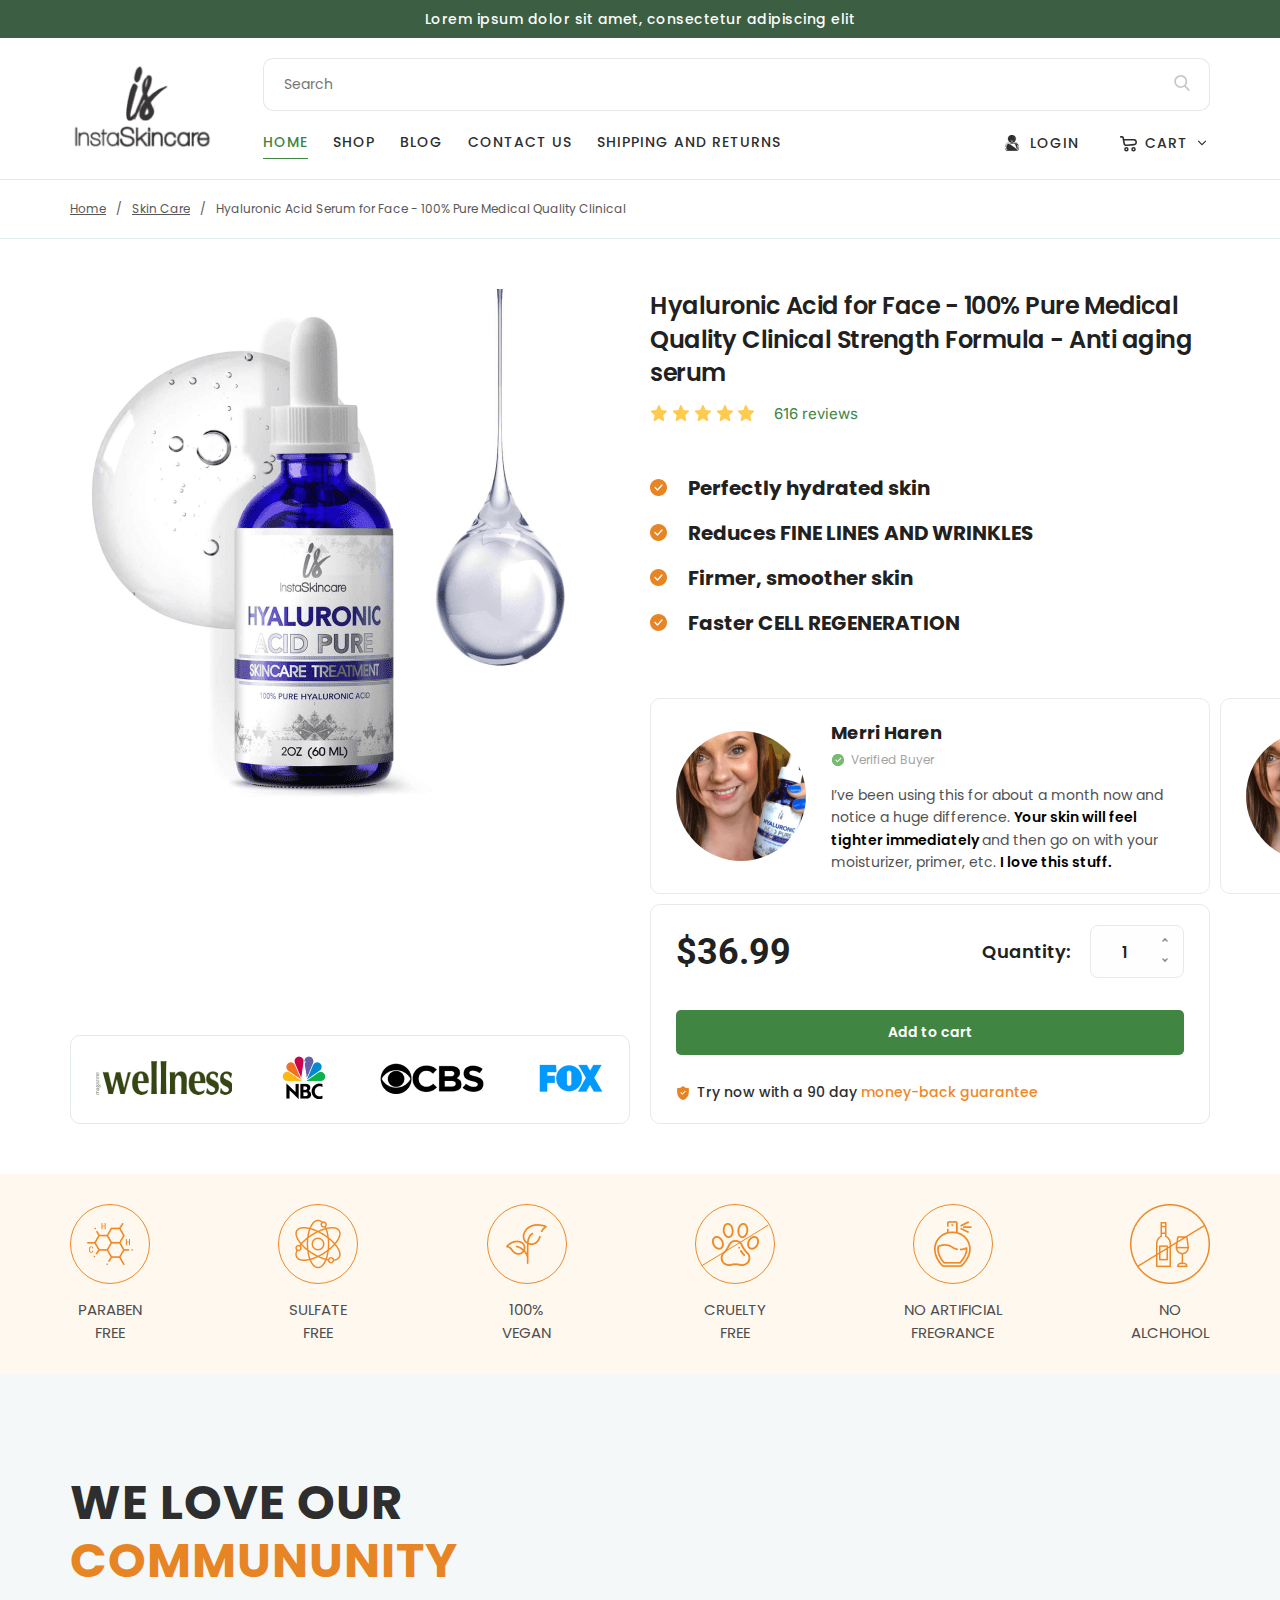
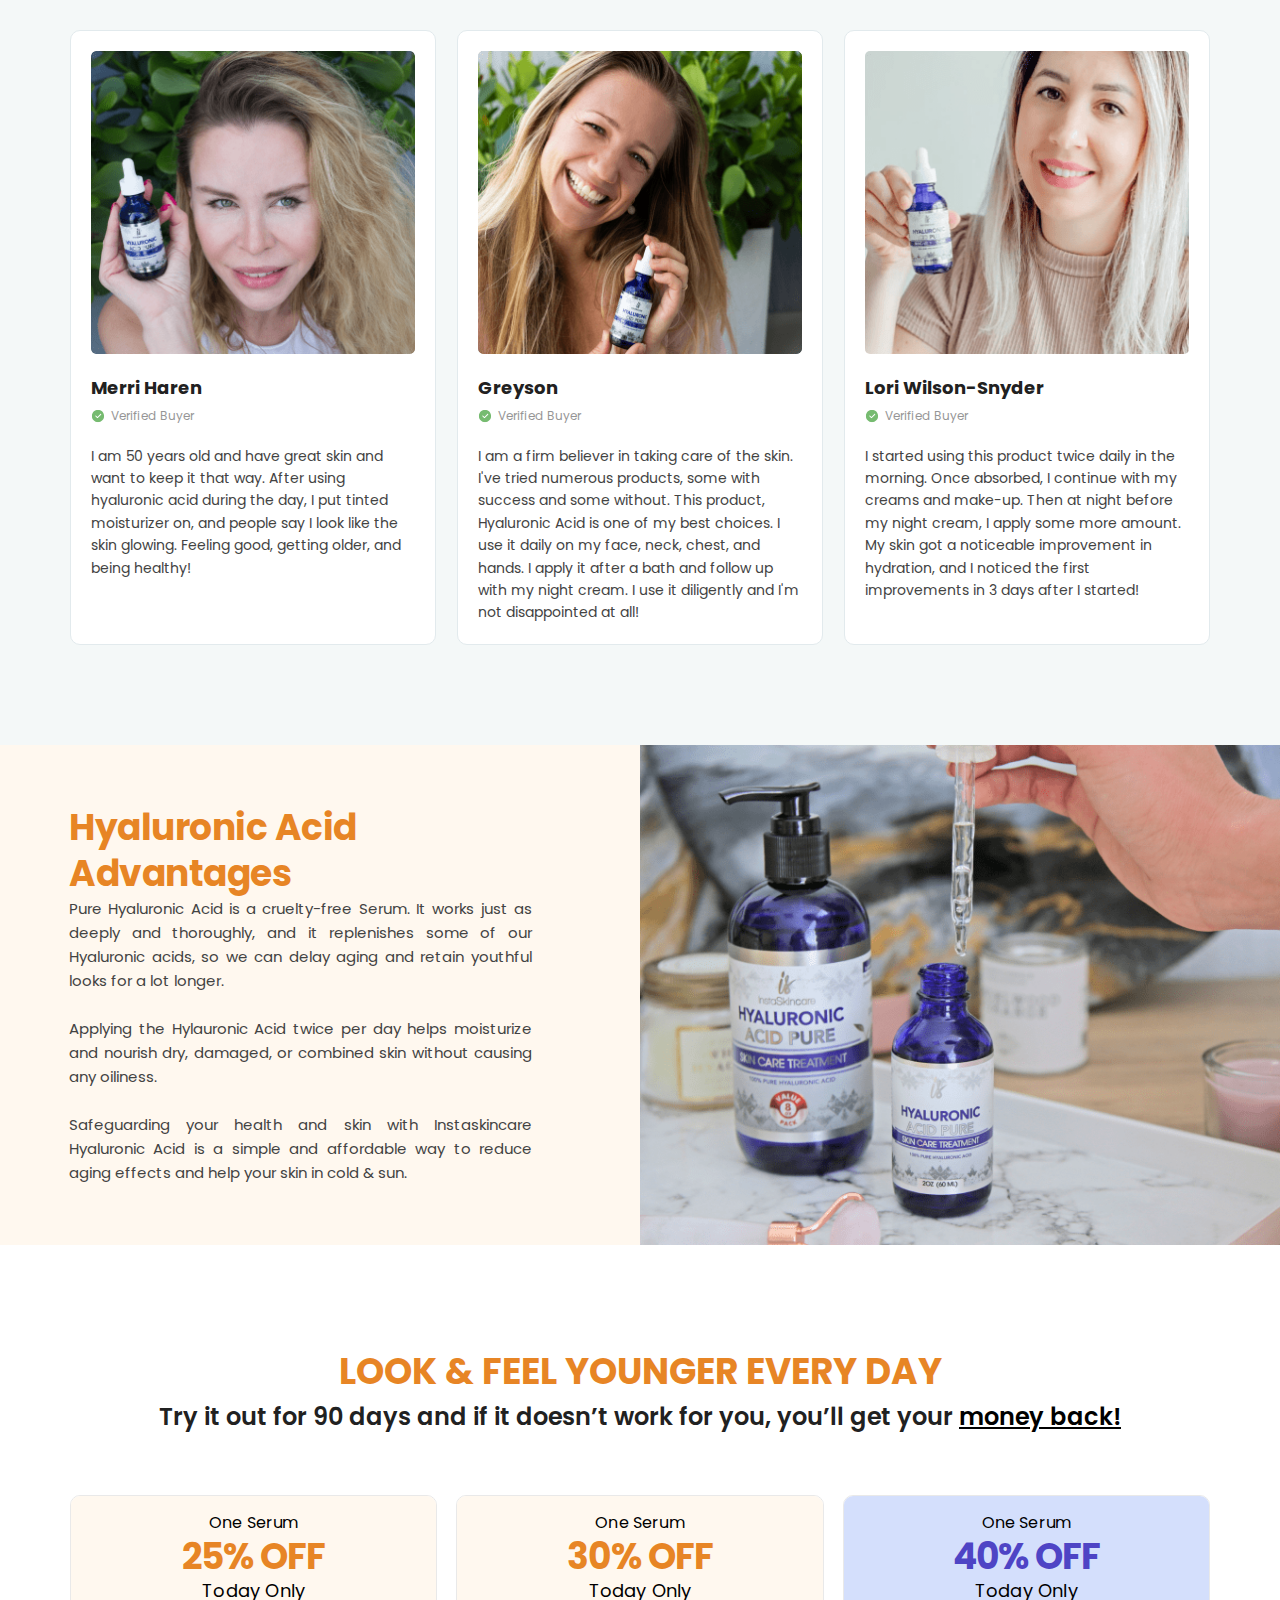
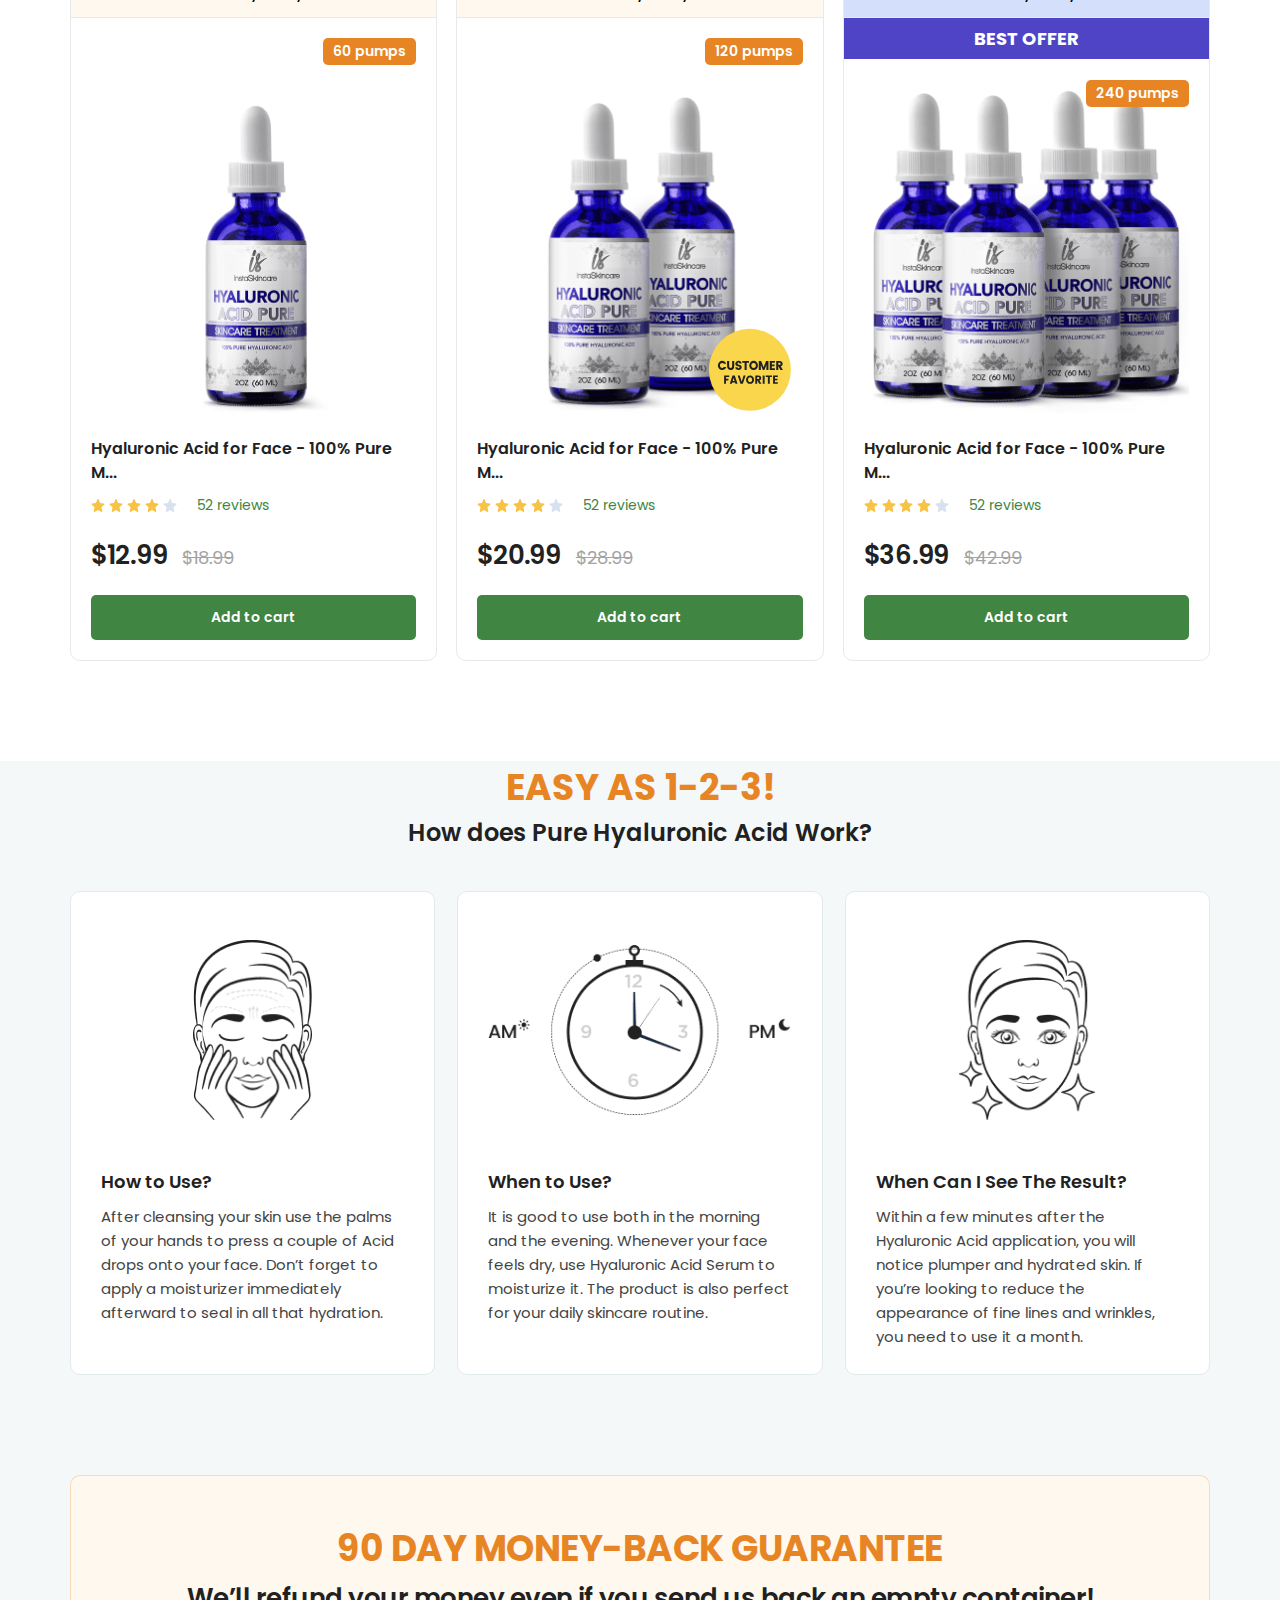
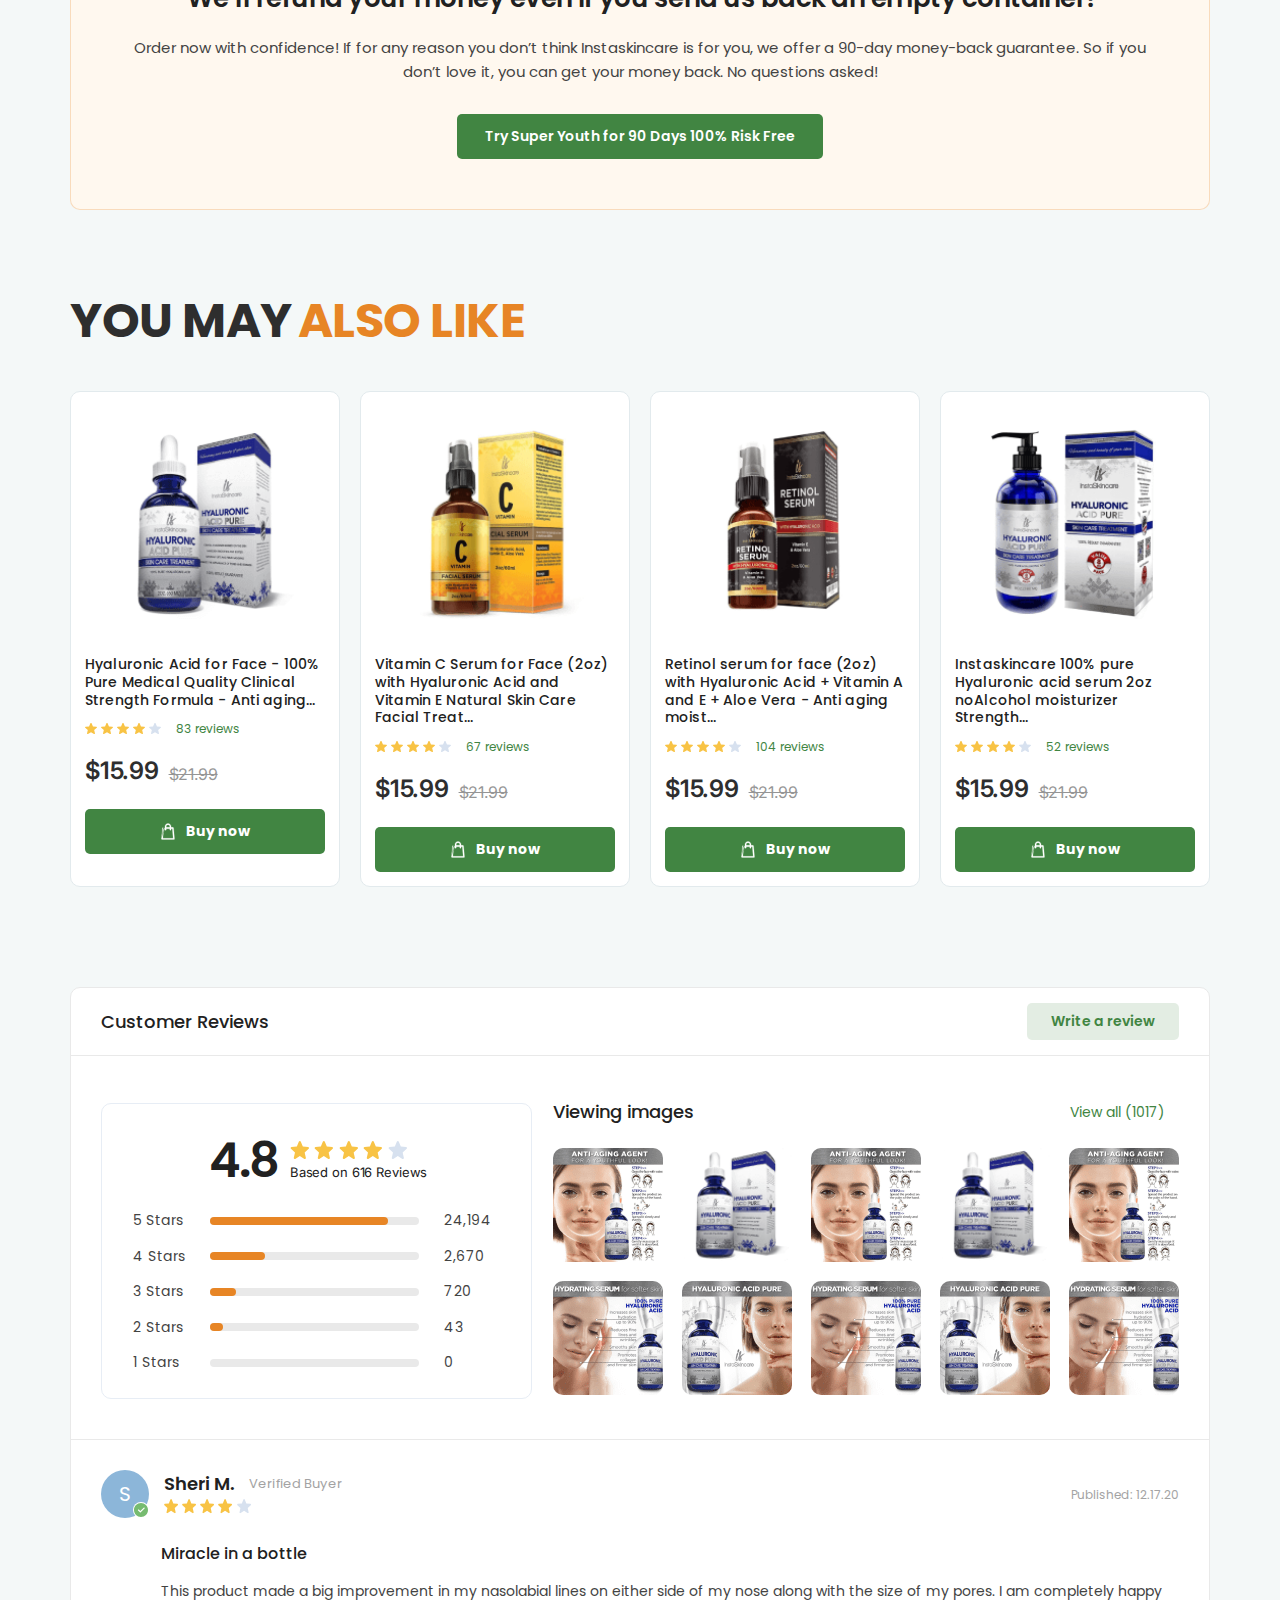
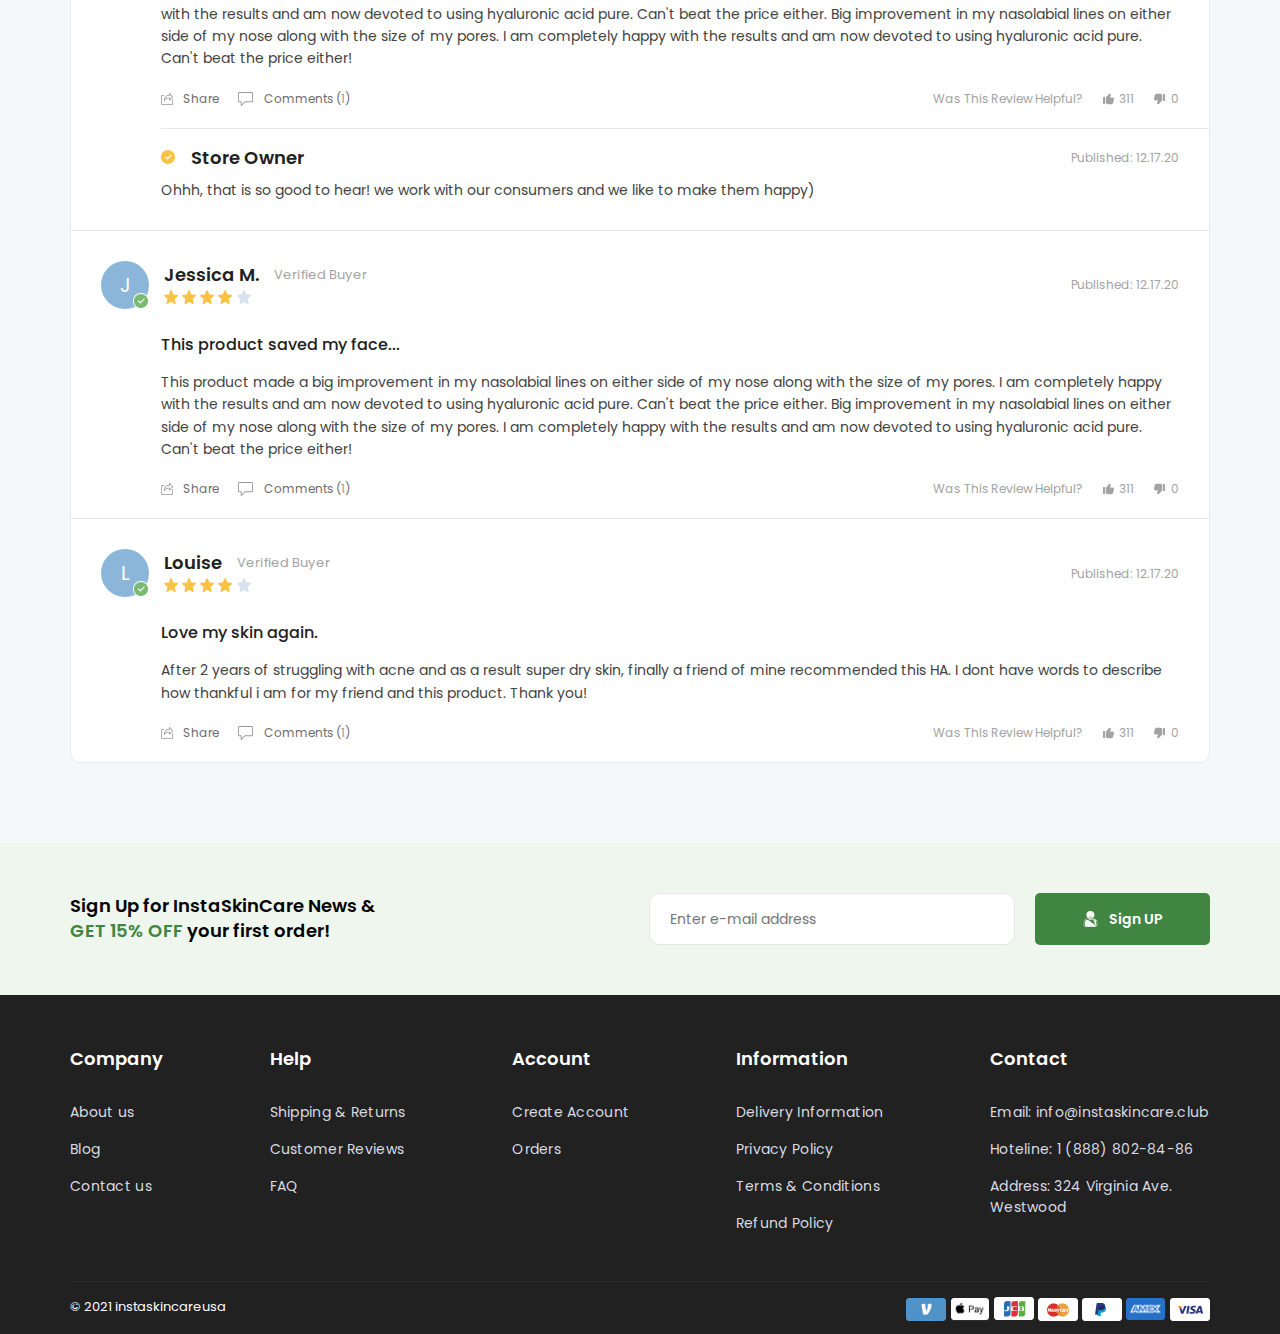
<file: app/product.html>
<!DOCTYPE html>
<html lang="ru">
<head>
    <meta charset="UTF-8">
    <!-- Useful meta tags -->
    <meta name="viewport" content="width=device-width, initial-scale=1">
    <meta name="description" content="">
    <link rel="stylesheet" href="css/app.min.css">
    <title>Home</title>
    <link rel="preconnect" href="https://fonts.googleapis.com">
    <link rel="preconnect" href="https://fonts.gstatic.com" crossorigin>
    <link href="https://fonts.googleapis.com/css2?family=Inter:wght@100;200;300;400;500;600;700;800;900&display=swap" rel="stylesheet">
    <link href="https://fonts.googleapis.com/css2?family=Rubik:ital,wght@0,300;0,400;0,500;0,600;0,700;0,800;0,900;1,300;1,400;1,500;1,600;1,700;1,800;1,900&display=swap" rel="stylesheet">
    <link href="https://fonts.googleapis.com/css2?family=Roboto:ital,wght@0,100;0,300;0,400;0,500;0,700;0,900;1,100;1,300;1,400;1,500;1,700;1,900&display=swap" rel="stylesheet">
    <link href="https://fonts.googleapis.com/css2?family=Poppins:ital,wght@0,100;0,200;0,300;0,400;0,500;0,600;0,700;0,800;0,900;1,100;1,200;1,300;1,400;1,500;1,600;1,700;1,800;1,900&display=swap" rel="stylesheet">
    <link rel="stylesheet" href="https://unpkg.com/swiper/swiper-bundle.min.css" />
</head>
<body>
<header class="header">
    <div class="container">
        <div class="header__top">
            <span>Lorem ipsum dolor sit amet, consectetur adipiscing elit</span>
        </div>
        <div class="header__bottom">
            <div class="header__burger">
                <svg width="24" height="24" viewBox="0 0 24 24" fill="none" xmlns="http://www.w3.org/2000/svg">
                    <path d="M22.8 17.6495H1.2C0.537608 17.6495 0 18.2491 0 18.988C0 19.7268 0.537608 20.3265 1.2 20.3265H22.8C23.4624 20.3265 24 19.7268 24 18.9879C24 18.2491 23.4624 17.6495 22.8 17.6495ZM1.2 6.34694H22.8C23.4624 6.34694 24 5.74734 24 5.00848C24 4.26961 23.4624 3.67001 22.8 3.67001H1.2C0.537608 3.67006 0 4.26965 0 5.00852C0 5.74734 0.537608 6.34694 1.2 6.34694ZM22.8 10.6598H1.2C0.537608 10.6598 0 11.2594 0 11.9983C0 12.7371 0.537608 13.3367 1.2 13.3367H22.8C23.4624 13.3367 24 12.7371 24 11.9983C24 11.2594 23.4624 10.6598 22.8 10.6598Z" fill="#212121"/>
                </svg>
            </div>
            <a href="" class="header__logo">
                <img src="img/header/01.png" alt="">
            </a>
            <div class="header__right">
                <div class="header__search">
                    <input placeholder="Search" type="text">
                    <div class="header__search-button">
                        <svg width="16" height="16" viewBox="0 0 16 16" fill="none" xmlns="http://www.w3.org/2000/svg">
                            <path d="M15.4886 14.5735L11.6805 10.6129C12.6597 9.44901 13.1961 7.98455 13.1961 6.45999C13.1961 2.89801 10.2981 0 6.73612 0C3.17413 0 0.276123 2.89801 0.276123 6.45999C0.276123 10.022 3.17413 12.92 6.73612 12.92C8.07334 12.92 9.34764 12.5167 10.4371 11.751L14.2741 15.7416C14.4345 15.9082 14.6502 16 14.8813 16C15.1001 16 15.3077 15.9166 15.4653 15.7649C15.8001 15.4428 15.8107 14.9085 15.4886 14.5735ZM6.73612 1.68522C9.36899 1.68522 11.5109 3.82713 11.5109 6.45999C11.5109 9.09286 9.36899 11.2348 6.73612 11.2348C4.10325 11.2348 1.96134 9.09286 1.96134 6.45999C1.96134 3.82713 4.10325 1.68522 6.73612 1.68522Z" fill="#212121" fill-opacity="0.25"/>
                        </svg>
                    </div>
                </div>
                <div class="header__nav">
                    <div class="header__menu">
                        <a href="" class="header__link header__link_active">HOME</a>
                        <a href="" class="header__link">SHOP</a>
                        <a href="" class="header__link">BLOG</a>
                        <a href="" class="header__link">CONTACT US</a>
                        <a href="" class="header__link">SHIPPING AND RETURNS</a>
                    </div>
                    <div class="header__personal">
                        <a href="login.html" class="header__profile">
                            <div class="header__profile-img">
                                <svg width="16" height="16" viewBox="0 0 16 16" fill="none" xmlns="http://www.w3.org/2000/svg">
                                    <g clip-path="url(#clip456)">
                                        <path d="M7.88591 1.03762C7.09995 1.03762 6.45106 1.30649 5.89498 1.86258C5.33876 2.4188 5.06977 3.06781 5.06977 3.85351C5.06977 4.63946 5.33876 5.28846 5.89496 5.84455L7.88591 1.03762ZM7.88591 1.03762C8.67174 1.03762 9.32075 1.30649 9.87696 1.86257M7.88591 1.03762L9.87696 1.86257M9.87696 1.86257C10.4331 2.41879 10.702 3.06781 10.702 3.85351M9.87696 1.86257L10.702 3.85351M10.702 3.85351C10.702 4.63945 10.4331 5.28834 9.87697 5.84456M10.702 3.85351L9.87697 5.84456M9.87697 5.84456C9.87697 5.84456 9.87696 5.84457 9.87696 5.84457M9.87697 5.84456L9.87696 5.84457M9.87696 5.84457C9.32075 6.40077 8.67174 6.66964 7.88591 6.66964C7.10022 6.66964 6.45132 6.40066 5.89497 5.84455L9.87696 5.84457ZM10.6815 6.64894L10.6815 6.64894C11.4492 5.88106 11.8397 4.93901 11.8397 3.85351C11.8397 2.76838 11.4494 1.8262 10.6814 1.05808L10.6813 1.05806C9.91333 0.290304 8.97116 -0.1 7.88591 -0.1C6.80042 -0.1 5.85836 0.290304 5.09047 1.05819C4.32258 1.82608 3.93215 2.76825 3.93215 3.85351C3.93215 4.939 4.32258 5.88118 5.09047 6.64907L5.09049 6.64908C5.8586 7.41683 6.80077 7.80726 7.88591 7.80726C8.97128 7.80726 9.91346 7.41696 10.6815 6.64894Z" fill="#2E2E2E" stroke="#2E2E2E" stroke-width="0.2"/>
                                        <path d="M14.5978 11.2744L14.5978 11.2745C14.6627 11.6366 14.7069 11.9803 14.7288 12.2962M14.5978 11.2744L14.7288 12.2962M14.5978 11.2744C14.5322 10.9088 14.4476 10.5624 14.346 10.2451L14.346 10.2451M14.5978 11.2744L14.346 10.2451M14.7288 12.2962C14.7503 12.6033 14.7613 12.9236 14.7614 13.2481V13.2482C14.7614 14.1063 14.4878 14.8106 13.9411 15.3307L13.8722 15.2583M14.7288 12.2962L13.8722 15.2583M13.8722 15.2583L13.9411 15.3307C13.4023 15.8434 12.692 16.0999 11.839 16.0999H4.13489C3.28163 16.0999 2.57137 15.8434 2.03263 15.3307M13.8722 15.2583L2.03263 15.3307M14.346 10.2451C14.2403 9.91525 14.097 9.58984 13.9197 9.27824M14.346 10.2451L9.80944 8.33065M10.5157 7.99426C10.8208 7.79565 10.9788 7.72864 11.1421 7.72864C11.558 7.72864 11.9468 7.79895 12.2976 7.93774C12.6497 8.07727 12.9541 8.26855 13.2028 8.50647M10.5157 7.99426L14.2507 10.2756C14.1472 9.95251 14.0067 9.63342 13.8328 9.32763M10.5157 7.99426C10.328 8.1167 10.1084 8.2583 9.86328 8.41492L10.5157 7.99426ZM13.2028 8.50647C13.4406 8.73388 13.6525 9.01025 13.8328 9.32763M13.2028 8.50647L13.2719 8.43421C13.2719 8.43421 13.2719 8.4342 13.2719 8.4342M13.2028 8.50647L13.2719 8.4342M13.8328 9.32763L13.9197 9.27824M13.8328 9.32763L13.9197 9.27819C13.9197 9.27821 13.9197 9.27822 13.9197 9.27824M13.9197 9.27824C13.7351 8.95334 13.5174 8.66904 13.2719 8.4342M13.2719 8.4342C13.013 8.18651 12.6973 7.98858 12.3345 7.84478L12.3344 7.84476C11.9707 7.70087 11.5693 7.62864 11.1421 7.62864C10.9467 7.62864 10.7669 7.71142 10.4612 7.91046L10.4611 7.9105C10.2737 8.03273 10.0544 8.17416 9.80944 8.33065M9.80944 8.33065C9.60957 8.45798 9.33434 8.57993 8.98831 8.6917L8.98826 8.69172C8.65555 8.79938 8.31851 8.85373 7.98645 8.85373C7.65464 8.85373 7.31759 8.79938 6.98462 8.69171L6.98459 8.6917C6.63886 8.58003 6.36353 8.45807 6.16408 8.33077L9.80944 8.33065ZM2.70125 8.43434L2.70125 8.43434C2.96037 8.1864 3.27622 7.98846 3.63883 7.84489L2.70125 8.43434ZM2.70125 8.43434C2.45572 8.66928 2.23801 8.95345 2.05355 9.27824M2.70125 8.43434L1.62741 10.2453M1.62741 10.2453L1.62742 10.2453C1.73311 9.91509 1.87657 9.5898 2.05355 9.27824M1.62741 10.2453C1.52595 10.5626 1.44133 10.9088 1.3757 11.2744L1.62741 10.2453ZM2.05355 9.27824L2.1405 9.32763L2.05355 9.27825C2.05355 9.27825 2.05355 9.27824 2.05355 9.27824ZM2.03263 15.3307L2.03259 15.3307C1.4861 14.8102 1.2125 14.1062 1.2125 13.2483L2.03263 15.3307ZM13.1568 14.5065L13.1568 14.5065C13.4673 14.211 13.6236 13.8047 13.6238 13.2483C13.6236 12.9498 13.6137 12.6563 13.594 12.3757L13.5935 12.3686H13.5935C13.5743 12.0963 13.5355 11.7958 13.4781 11.4753C13.4212 11.1579 13.3486 10.8607 13.2625 10.592C13.181 10.3373 13.0694 10.0842 12.9307 9.84033L12.9306 9.84029C12.7993 9.60919 12.6493 9.41299 12.4854 9.25622L12.5546 9.18396L12.4854 9.25621C12.3353 9.11258 12.1441 8.99298 11.9157 8.90255C11.7142 8.82284 11.4869 8.77722 11.2379 8.76793C11.2054 8.78618 11.1553 8.81599 11.0825 8.86342C11.0824 8.86344 11.0824 8.86346 11.0824 8.86348L11.0278 8.77966L13.1568 14.5065ZM13.1568 14.5065C12.8381 14.8098 12.4116 14.9622 11.8389 14.9622H4.13489C3.56204 14.9622 3.13553 14.8098 2.81699 14.5067C2.50641 14.211 2.35012 13.8045 2.35012 13.2483C2.35012 12.9506 2.35994 12.6569 2.37954 12.3752L2.37955 12.3752C2.39854 12.1006 2.43745 11.7979 2.4954 11.4754L2.4954 11.4754C2.55247 11.1577 2.62496 10.8604 2.71084 10.5921C2.7925 10.3372 2.90404 10.0842 3.04261 9.8402C3.17392 9.60933 3.32395 9.41311 3.48786 9.25619L3.48786 9.25619C3.63796 9.11247 3.8291 8.993 4.05767 8.90255L4.05768 8.90255C4.25906 8.82284 4.48641 8.77722 4.73523 8.76793C4.76776 8.78617 4.81786 8.81593 4.89069 8.86343L4.89071 8.86344C5.08375 8.98924 5.30618 9.13272 5.55201 9.28972L5.55208 9.28976C5.83817 9.47216 6.20323 9.63479 6.63476 9.7741L13.1568 14.5065ZM6.16403 8.33074C5.92144 8.17572 5.70198 8.0343 5.51175 7.91036L6.16403 8.33074ZM4.83105 7.62852C4.40373 7.62852 4.00242 7.70088 3.63885 7.84489L4.83105 7.62852ZM1.37569 11.2744C1.3107 11.6361 1.26662 11.9799 1.24472 12.2965L1.37569 11.2744Z" fill="#2E2E2E" stroke="#2E2E2E" stroke-width="0.2"/>
                                    </g>
                                    <defs>
                                        <clipPath id="clip456">
                                            <rect width="16" height="16" fill="white"/>
                                        </clipPath>
                                    </defs>
                                </svg>
                            </div>
                            <div class="header__profile-top">
                                <span>LOGIN</span>
                            </div>
                        </a>
                        <div class="header__cart">
                            <div class="header__cart-img">
                                <svg width="19" height="18" viewBox="0 0 19 18" fill="none" xmlns="http://www.w3.org/2000/svg">
                                    <path d="M1.75 1.875H2.65424C3.13263 1.875 3.37183 1.875 3.56628 1.96174C3.73771 2.03821 3.88415 2.16138 3.98886 2.31717C4.10763 2.49388 4.14862 2.72954 4.23058 3.20085L4.45652 4.5M4.45652 4.5L4.99173 7.57743C5.17091 8.60771 5.26049 9.12285 5.52583 9.49395C5.75945 9.8207 6.08606 10.0695 6.46311 10.208C6.89132 10.3654 7.41176 10.315 8.45264 10.2143L14.9605 9.58447C15.2954 9.55205 15.4629 9.53585 15.6046 9.50086C16.3933 9.30603 16.9859 8.65339 17.1038 7.84952C17.125 7.70514 17.125 7.53688 17.125 7.20038V7.20038C17.125 6.84286 17.125 6.6641 17.1019 6.51329C16.9726 5.6714 16.3244 5.00372 15.4867 4.84966C15.3367 4.82206 15.158 4.81677 14.8006 4.8062L4.45652 4.5Z" stroke="#2E2E2E" stroke-width="1.6" stroke-linecap="round" stroke-linejoin="round"/>
                                    <ellipse cx="7.375" cy="14.25" rx="1.5" ry="1.5" stroke="#2E2E2E" stroke-width="1.5"/>
                                    <ellipse cx="14.5" cy="14.25" rx="1.5" ry="1.5" stroke="#2E2E2E" stroke-width="1.5"/>
                                </svg>
                            </div>
                            <div class="header__cart-top">
                                <span>CART</span>
                            </div>
                            <div class="header__cart-bottom">
                                <div class="header__cart-products">
                                    <div class="header__cart-product">
                                        <div class="header__cart-product-img">
                                            <img src="img/header/04.png" alt="">
                                        </div>
                                        <div class="header__cart-product-text">
                                            <div class="header__cart-text-left">
                                                <p>
                                                    Hyaluronic Acid for Face - 100% Pure Medical Quality Clinical Strength Formul...
                                                </p>
                                                <div class="header__cart-prices">
                                                    <span>1</span>
                                                    <span>x</span>
                                                    <span>$15.99</span>
                                                </div>
                                            </div>
                                            <div class="header__cart-remove">
                                                <svg width="10" height="10" viewBox="0 0 10 10" fill="none" xmlns="http://www.w3.org/2000/svg">
                                                    <path fill-rule="evenodd" clip-rule="evenodd" d="M4.64645 3.40745C4.84171 3.60272 5.15829 3.60272 5.35355 3.40745L8.40745 0.353553C8.60272 0.158291 8.9193 0.158291 9.11456 0.353553L9.64645 0.88544C9.84171 1.0807 9.84171 1.39728 9.64645 1.59255L6.59255 4.64645C6.39728 4.84171 6.39728 5.15829 6.59255 5.35355L9.64645 8.40745C9.84171 8.60272 9.84171 8.9193 9.64645 9.11456L9.11456 9.64645C8.9193 9.84171 8.60272 9.84171 8.40745 9.64645L5.35355 6.59255C5.15829 6.39728 4.84171 6.39728 4.64645 6.59255L1.59255 9.64645C1.39728 9.84171 1.0807 9.84171 0.88544 9.64645L0.353553 9.11456C0.158291 8.9193 0.158291 8.60272 0.353554 8.40745L3.40745 5.35355C3.60272 5.15829 3.60272 4.84171 3.40745 4.64645L0.353553 1.59255C0.158291 1.39728 0.158291 1.0807 0.353553 0.88544L0.88544 0.353553C1.0807 0.158291 1.39728 0.158291 1.59255 0.353554L4.64645 3.40745Z" fill="#DC5151"/>
                                                </svg>
                                            </div>
                                        </div>
                                    </div>
                                    <div class="header__cart-product">
                                        <div class="header__cart-product-img">
                                            <img src="img/header/04.png" alt="">
                                        </div>
                                        <div class="header__cart-product-text">
                                            <div class="header__cart-text-left">
                                                <p>
                                                    Hyaluronic Acid for Face - 100% Pure Medical Quality Clinical Strength Formul...
                                                </p>
                                                <div class="header__cart-prices">
                                                    <span>1</span>
                                                    <span>x</span>
                                                    <span>$15.99</span>
                                                </div>
                                            </div>
                                            <div class="header__cart-remove">
                                                <svg width="10" height="10" viewBox="0 0 10 10" fill="none" xmlns="http://www.w3.org/2000/svg">
                                                    <path fill-rule="evenodd" clip-rule="evenodd" d="M4.64645 3.40745C4.84171 3.60272 5.15829 3.60272 5.35355 3.40745L8.40745 0.353553C8.60272 0.158291 8.9193 0.158291 9.11456 0.353553L9.64645 0.88544C9.84171 1.0807 9.84171 1.39728 9.64645 1.59255L6.59255 4.64645C6.39728 4.84171 6.39728 5.15829 6.59255 5.35355L9.64645 8.40745C9.84171 8.60272 9.84171 8.9193 9.64645 9.11456L9.11456 9.64645C8.9193 9.84171 8.60272 9.84171 8.40745 9.64645L5.35355 6.59255C5.15829 6.39728 4.84171 6.39728 4.64645 6.59255L1.59255 9.64645C1.39728 9.84171 1.0807 9.84171 0.88544 9.64645L0.353553 9.11456C0.158291 8.9193 0.158291 8.60272 0.353554 8.40745L3.40745 5.35355C3.60272 5.15829 3.60272 4.84171 3.40745 4.64645L0.353553 1.59255C0.158291 1.39728 0.158291 1.0807 0.353553 0.88544L0.88544 0.353553C1.0807 0.158291 1.39728 0.158291 1.59255 0.353554L4.64645 3.40745Z" fill="#DC5151"/>
                                                </svg>
                                            </div>
                                        </div>
                                    </div>
                                </div>
                                <div class="header__cart-nav">
                                    <div class="header__cart-subtotal">
                                        <span>
                                            Subtotal:
                                        </span>
                                        <span>
                                            $15.99
                                        </span>
                                    </div>
                                    <div class="header__cart-buttons">
                                        <div class="header__cart-button">
                                            View cart
                                        </div>
                                        <div class="header__cart-button">
                                            Checkout
                                        </div>
                                    </div>
                                </div>
                                <div class="header__cart-desc">
                                    <div class="header__cart-desc-item">
                                        <svg width="18" height="18" viewBox="0 0 18 18" fill="none" xmlns="http://www.w3.org/2000/svg">
                                            <path d="M13.5946 10.7017C12.3435 10.7017 11.3257 11.7195 11.3257 12.9706C11.3257 14.2217 12.3435 15.2395 13.5946 15.2395C14.8459 15.2395 15.8635 14.2217 15.8635 12.9706C15.8635 11.7195 14.8457 10.7017 13.5946 10.7017ZM13.5946 14.105C12.969 14.105 12.4601 13.5962 12.4601 12.9706C12.4601 12.3449 12.969 11.8361 13.5946 11.8361C14.2202 11.8361 14.7291 12.3449 14.7291 12.9706C14.7291 13.5962 14.2202 14.105 13.5946 14.105Z" fill="black"/>
                                            <path d="M5.84264 10.7017C4.59154 10.7017 3.57373 11.7195 3.57373 12.9706C3.57373 14.2217 4.59154 15.2395 5.84264 15.2395C7.09375 15.2395 8.11156 14.2217 8.11156 12.9706C8.11156 11.7195 7.09375 10.7017 5.84264 10.7017ZM5.84264 14.105C5.217 14.105 4.70819 13.5962 4.70819 12.9706C4.70819 12.3449 5.217 11.8361 5.84264 11.8361C6.46811 11.8361 6.9771 12.3449 6.9771 12.9706C6.9771 13.5962 6.46828 14.105 5.84264 14.105Z" fill="black"/>
                                            <path d="M15.1227 4.20726C15.0263 4.01573 14.8302 3.8949 14.6158 3.8949H11.6284V5.02936H14.266L15.8106 8.10146L16.8244 7.59169L15.1227 4.20726Z" fill="black"/>
                                            <path d="M11.8926 12.4224H7.60059V13.5568H11.8926V12.4224Z" fill="black"/>
                                            <path d="M4.1405 12.4224H2.17414C1.86083 12.4224 1.60693 12.6763 1.60693 12.9896C1.60693 13.3029 1.86087 13.5568 2.17414 13.5568H4.14054C4.45385 13.5568 4.70775 13.3029 4.70775 12.9896C4.70775 12.6763 4.45382 12.4224 4.1405 12.4224Z" fill="black"/>
                                            <path d="M17.8806 8.95461L16.7649 7.51763C16.6577 7.37922 16.4923 7.29829 16.317 7.29829H12.1951V3.32771C12.1951 3.0144 11.9412 2.7605 11.6279 2.7605H2.17414C1.86083 2.7605 1.60693 3.01443 1.60693 3.32771C1.60693 3.64099 1.86087 3.89492 2.17414 3.89492H11.0607V7.8655C11.0607 8.17881 11.3146 8.43271 11.6279 8.43271H16.0392L16.8653 9.49682V12.4222H15.2959C14.9826 12.4222 14.7287 12.6761 14.7287 12.9894C14.7287 13.3027 14.9827 13.5566 15.2959 13.5566H17.4325C17.7458 13.5566 17.9997 13.3027 17.9997 12.9894V9.30251C17.9997 9.17658 17.9578 9.05406 17.8806 8.95461Z" fill="black"/>
                                            <path d="M4.10274 9.54834H1.49348C1.18017 9.54834 0.92627 9.80227 0.92627 10.1156C0.92627 10.4289 1.1802 10.6828 1.49348 10.6828H4.10271C4.41602 10.6828 4.66992 10.4288 4.66992 10.1156C4.66995 9.80227 4.41602 9.54834 4.10274 9.54834Z" fill="black"/>
                                            <path d="M5.40756 7.31714H0.567211C0.253934 7.31714 0 7.57107 0 7.88438C0 8.1977 0.253934 8.4516 0.567211 8.4516H5.40756C5.72087 8.4516 5.97477 8.19766 5.97477 7.88438C5.97477 7.57111 5.72087 7.31714 5.40756 7.31714Z" fill="black"/>
                                            <path d="M6.33383 5.08618H1.49348C1.18017 5.08618 0.92627 5.34012 0.92627 5.65339C0.92627 5.96671 1.1802 6.2206 1.49348 6.2206H6.33383C6.64714 6.2206 6.90104 5.96667 6.90104 5.65339C6.90107 5.34012 6.64714 5.08618 6.33383 5.08618Z" fill="black"/>
                                        </svg>
                                        <p>
                                            <span>Fast Shipping!</span> Orders ship within 48 hours.
                                        </p>
                                    </div>
                                    <div class="header__cart-desc-item">
                                        <svg width="18" height="18" viewBox="0 0 18 18" fill="none" xmlns="http://www.w3.org/2000/svg">
                                            <g clip-path="url(#clip0)">
                                                <path d="M16.543 4.63467C16.5338 4.1487 16.5249 3.6896 16.5249 3.24546C16.5249 2.89751 16.2429 2.61542 15.8949 2.61542C13.2004 2.61542 11.1489 1.84105 9.43885 0.178398C9.19422 -0.0595079 8.80494 -0.0594239 8.5604 0.178398C6.85054 1.84105 4.79936 2.61542 2.10503 2.61542C1.75707 2.61542 1.47498 2.89751 1.47498 3.24546C1.47498 3.68969 1.46624 4.14895 1.45692 4.63501C1.37056 9.15756 1.25228 15.3514 8.79326 17.9653C8.86013 17.9885 8.92986 18.0001 8.99958 18.0001C9.06931 18.0001 9.13912 17.9885 9.2059 17.9653C16.7475 15.3513 16.6294 9.15731 16.543 4.63467ZM8.99967 16.7014C2.53228 14.352 2.63007 9.20536 2.71684 4.65903C2.72205 4.38618 2.72709 4.12173 2.73062 3.86249C5.25417 3.75597 7.27216 2.99126 8.99967 1.48637C10.7273 2.99126 12.7457 3.75605 15.2694 3.86249C15.2729 4.12165 15.2779 4.38593 15.2832 4.65861C15.3699 9.20511 15.4676 14.3519 8.99967 16.7014Z" fill="black"/>
                                                <path d="M11.1695 6.81133L8.12852 9.85211L6.83088 8.55446C6.58483 8.30849 6.18588 8.30849 5.93991 8.55446C5.69386 8.8006 5.69386 9.19946 5.93991 9.44552L7.68304 11.1886C7.80602 11.3116 7.96732 11.3731 8.12852 11.3731C8.28973 11.3731 8.45102 11.3116 8.57401 11.1886L12.0603 7.70238C12.3065 7.45633 12.3065 7.05738 12.0604 6.81141C11.8145 6.56536 11.4155 6.56528 11.1695 6.81133Z" fill="black"/>
                                            </g>
                                            <defs>
                                                <clipPath id="clip0">
                                                    <rect width="18" height="18" fill="white"/>
                                                </clipPath>
                                            </defs>
                                        </svg>
                                        <p><span>Order with confidence.</span> We have a 90 day love it guarantee. If you don’t love your experience with any SkinnyFit product, we’ll refund you—even if you send us an empty container!</p>
                                    </div>
                                </div>
                            </div>
                        </div>
                    </div>
                </div>
            </div>
        </div>
        <div class="header__mob">
            <div class="header__mob-wrapper">
                <div class="header__mob-search">
                    <input type="text" placeholder="Search">
                    <div class="header__bom-search-btn">
                        <svg width="16" height="16" viewBox="0 0 16 16" fill="none" xmlns="http://www.w3.org/2000/svg">
                            <path d="M15.4886 14.5735L11.6805 10.6129C12.6597 9.44901 13.1961 7.98455 13.1961 6.45999C13.1961 2.89801 10.2981 0 6.73612 0C3.17413 0 0.276123 2.89801 0.276123 6.45999C0.276123 10.022 3.17413 12.92 6.73612 12.92C8.07334 12.92 9.34764 12.5167 10.4371 11.751L14.2741 15.7416C14.4345 15.9082 14.6502 16 14.8813 16C15.1001 16 15.3077 15.9166 15.4653 15.7649C15.8001 15.4428 15.8107 14.9085 15.4886 14.5735ZM6.73612 1.68522C9.36899 1.68522 11.5109 3.82713 11.5109 6.45999C11.5109 9.09286 9.36899 11.2348 6.73612 11.2348C4.10325 11.2348 1.96134 9.09286 1.96134 6.45999C1.96134 3.82713 4.10325 1.68522 6.73612 1.68522Z" fill="#212121" fill-opacity="0.25"/>
                        </svg>
                    </div>
                </div>
                <nav>
                    <ul class="header__mob-menu">
                        <li class="header__mob-link header__mob-link_active">
                            <a href="">
                                HOME
                            </a>
                        </li>
                        <li class="header__mob-link">
                            <a href="">
                                SHOP
                            </a>
                        </li>
                        <li class="header__mob-link">
                            <a href="">
                                BLOG
                            </a>
                        </li>
                        <li class="header__mob-link">
                            <a href="">
                                CONTACT US
                            </a>
                        </li>
                        <li class="header__mob-link">
                            <a href="">
                                SHIPPING AND RETURN
                            </a>
                        </li>
                    </ul>
                </nav>
                <a href="login.html" class="header__mob-login">
                    <svg width="16" height="16" viewBox="0 0 16 16" fill="none" xmlns="http://www.w3.org/2000/svg">
                        <g clip-path="url(#clip456)">
                            <path d="M7.88591 1.03762C7.09995 1.03762 6.45106 1.30649 5.89498 1.86258C5.33876 2.4188 5.06977 3.06781 5.06977 3.85351C5.06977 4.63946 5.33876 5.28846 5.89496 5.84455L7.88591 1.03762ZM7.88591 1.03762C8.67174 1.03762 9.32075 1.30649 9.87696 1.86257M7.88591 1.03762L9.87696 1.86257M9.87696 1.86257C10.4331 2.41879 10.702 3.06781 10.702 3.85351M9.87696 1.86257L10.702 3.85351M10.702 3.85351C10.702 4.63945 10.4331 5.28834 9.87697 5.84456M10.702 3.85351L9.87697 5.84456M9.87697 5.84456C9.87697 5.84456 9.87696 5.84457 9.87696 5.84457M9.87697 5.84456L9.87696 5.84457M9.87696 5.84457C9.32075 6.40077 8.67174 6.66964 7.88591 6.66964C7.10022 6.66964 6.45132 6.40066 5.89497 5.84455L9.87696 5.84457ZM10.6815 6.64894L10.6815 6.64894C11.4492 5.88106 11.8397 4.93901 11.8397 3.85351C11.8397 2.76838 11.4494 1.8262 10.6814 1.05808L10.6813 1.05806C9.91333 0.290304 8.97116 -0.1 7.88591 -0.1C6.80042 -0.1 5.85836 0.290304 5.09047 1.05819C4.32258 1.82608 3.93215 2.76825 3.93215 3.85351C3.93215 4.939 4.32258 5.88118 5.09047 6.64907L5.09049 6.64908C5.8586 7.41683 6.80077 7.80726 7.88591 7.80726C8.97128 7.80726 9.91346 7.41696 10.6815 6.64894Z" fill="#2E2E2E" stroke="#2E2E2E" stroke-width="0.2"/>
                            <path d="M14.5978 11.2744L14.5978 11.2745C14.6627 11.6366 14.7069 11.9803 14.7288 12.2962M14.5978 11.2744L14.7288 12.2962M14.5978 11.2744C14.5322 10.9088 14.4476 10.5624 14.346 10.2451L14.346 10.2451M14.5978 11.2744L14.346 10.2451M14.7288 12.2962C14.7503 12.6033 14.7613 12.9236 14.7614 13.2481V13.2482C14.7614 14.1063 14.4878 14.8106 13.9411 15.3307L13.8722 15.2583M14.7288 12.2962L13.8722 15.2583M13.8722 15.2583L13.9411 15.3307C13.4023 15.8434 12.692 16.0999 11.839 16.0999H4.13489C3.28163 16.0999 2.57137 15.8434 2.03263 15.3307M13.8722 15.2583L2.03263 15.3307M14.346 10.2451C14.2403 9.91525 14.097 9.58984 13.9197 9.27824M14.346 10.2451L9.80944 8.33065M10.5157 7.99426C10.8208 7.79565 10.9788 7.72864 11.1421 7.72864C11.558 7.72864 11.9468 7.79895 12.2976 7.93774C12.6497 8.07727 12.9541 8.26855 13.2028 8.50647M10.5157 7.99426L14.2507 10.2756C14.1472 9.95251 14.0067 9.63342 13.8328 9.32763M10.5157 7.99426C10.328 8.1167 10.1084 8.2583 9.86328 8.41492L10.5157 7.99426ZM13.2028 8.50647C13.4406 8.73388 13.6525 9.01025 13.8328 9.32763M13.2028 8.50647L13.2719 8.43421C13.2719 8.43421 13.2719 8.4342 13.2719 8.4342M13.2028 8.50647L13.2719 8.4342M13.8328 9.32763L13.9197 9.27824M13.8328 9.32763L13.9197 9.27819C13.9197 9.27821 13.9197 9.27822 13.9197 9.27824M13.9197 9.27824C13.7351 8.95334 13.5174 8.66904 13.2719 8.4342M13.2719 8.4342C13.013 8.18651 12.6973 7.98858 12.3345 7.84478L12.3344 7.84476C11.9707 7.70087 11.5693 7.62864 11.1421 7.62864C10.9467 7.62864 10.7669 7.71142 10.4612 7.91046L10.4611 7.9105C10.2737 8.03273 10.0544 8.17416 9.80944 8.33065M9.80944 8.33065C9.60957 8.45798 9.33434 8.57993 8.98831 8.6917L8.98826 8.69172C8.65555 8.79938 8.31851 8.85373 7.98645 8.85373C7.65464 8.85373 7.31759 8.79938 6.98462 8.69171L6.98459 8.6917C6.63886 8.58003 6.36353 8.45807 6.16408 8.33077L9.80944 8.33065ZM2.70125 8.43434L2.70125 8.43434C2.96037 8.1864 3.27622 7.98846 3.63883 7.84489L2.70125 8.43434ZM2.70125 8.43434C2.45572 8.66928 2.23801 8.95345 2.05355 9.27824M2.70125 8.43434L1.62741 10.2453M1.62741 10.2453L1.62742 10.2453C1.73311 9.91509 1.87657 9.5898 2.05355 9.27824M1.62741 10.2453C1.52595 10.5626 1.44133 10.9088 1.3757 11.2744L1.62741 10.2453ZM2.05355 9.27824L2.1405 9.32763L2.05355 9.27825C2.05355 9.27825 2.05355 9.27824 2.05355 9.27824ZM2.03263 15.3307L2.03259 15.3307C1.4861 14.8102 1.2125 14.1062 1.2125 13.2483L2.03263 15.3307ZM13.1568 14.5065L13.1568 14.5065C13.4673 14.211 13.6236 13.8047 13.6238 13.2483C13.6236 12.9498 13.6137 12.6563 13.594 12.3757L13.5935 12.3686H13.5935C13.5743 12.0963 13.5355 11.7958 13.4781 11.4753C13.4212 11.1579 13.3486 10.8607 13.2625 10.592C13.181 10.3373 13.0694 10.0842 12.9307 9.84033L12.9306 9.84029C12.7993 9.60919 12.6493 9.41299 12.4854 9.25622L12.5546 9.18396L12.4854 9.25621C12.3353 9.11258 12.1441 8.99298 11.9157 8.90255C11.7142 8.82284 11.4869 8.77722 11.2379 8.76793C11.2054 8.78618 11.1553 8.81599 11.0825 8.86342C11.0824 8.86344 11.0824 8.86346 11.0824 8.86348L11.0278 8.77966L13.1568 14.5065ZM13.1568 14.5065C12.8381 14.8098 12.4116 14.9622 11.8389 14.9622H4.13489C3.56204 14.9622 3.13553 14.8098 2.81699 14.5067C2.50641 14.211 2.35012 13.8045 2.35012 13.2483C2.35012 12.9506 2.35994 12.6569 2.37954 12.3752L2.37955 12.3752C2.39854 12.1006 2.43745 11.7979 2.4954 11.4754L2.4954 11.4754C2.55247 11.1577 2.62496 10.8604 2.71084 10.5921C2.7925 10.3372 2.90404 10.0842 3.04261 9.8402C3.17392 9.60933 3.32395 9.41311 3.48786 9.25619L3.48786 9.25619C3.63796 9.11247 3.8291 8.993 4.05767 8.90255L4.05768 8.90255C4.25906 8.82284 4.48641 8.77722 4.73523 8.76793C4.76776 8.78617 4.81786 8.81593 4.89069 8.86343L4.89071 8.86344C5.08375 8.98924 5.30618 9.13272 5.55201 9.28972L5.55208 9.28976C5.83817 9.47216 6.20323 9.63479 6.63476 9.7741L13.1568 14.5065ZM6.16403 8.33074C5.92144 8.17572 5.70198 8.0343 5.51175 7.91036L6.16403 8.33074ZM4.83105 7.62852C4.40373 7.62852 4.00242 7.70088 3.63885 7.84489L4.83105 7.62852ZM1.37569 11.2744C1.3107 11.6361 1.26662 11.9799 1.24472 12.2965L1.37569 11.2744Z" fill="#2E2E2E" stroke="#2E2E2E" stroke-width="0.2"/>
                        </g>
                        <defs>
                            <clipPath id="clip456">
                                <rect width="16" height="16" fill="white"/>
                            </clipPath>
                        </defs>
                    </svg>
                    <span>
                        LOGIN
                    </span>
                </a>
            </div>

        </div>
    </div>
</header>
<main class="main">
    <section class="position">
        <div class="container">
            <div class="position__item">
                <a href="">Home</a>
                <span>/</span>
            </div>
            <div class="position__item">
                <a href="">Skin Care</a>
                <span>/</span>
            </div>
            <div class="position__item">
                <a href="">Hyaluronic Acid Serum for Face - 100% Pure Medical Quality Clinical</a>
                <span>/</span>
            </div>
        </div>
    </section>
    <section class="product">
        <div class="container">
            <div class="product__left">
                <div class="product__img">
                    <img src="img/product/01.png" alt="">
                </div>
                <div class="product__brands">
                    <div class="product__brand">
                        <img src="img/product/02.png" alt="">
                    </div>
                    <div class="product__brand">
                        <img src="img/product/03.png" alt="">
                    </div>
                    <div class="product__brand">
                        <img src="img/product/04.png" alt="">
                    </div>
                    <div class="product__brand">
                        <img src="img/product/05.png" alt="">
                    </div>
                </div>
            </div>
            <div class="product__right">
                <p class="product-name">
                    Hyaluronic Acid for Face - 100% Pure Medical Quality Clinical Strength Formula - Anti aging serum
                </p>
                <div class="product__reviews">
                    <div class="product__stars">
                        <svg width="17" height="17" viewBox="0 0 17 17" fill="none" xmlns="http://www.w3.org/2000/svg">
                            <path d="M16.9577 6.05604C16.8519 5.71742 16.5618 5.47691 16.2186 5.44489L11.5562 5.00662L9.71258 0.539322C9.57664 0.211926 9.26705 0 8.92307 0C8.57909 0 8.2695 0.211926 8.13356 0.540087L6.28993 5.00662L1.62683 5.44489C1.2842 5.47768 0.994823 5.71742 0.888463 6.05604C0.782102 6.39467 0.880328 6.76608 1.13951 7.00021L4.66371 10.1999L3.62451 14.939C3.54847 15.2874 3.67911 15.6476 3.95838 15.8566C4.10849 15.9689 4.28412 16.026 4.46122 16.026C4.61392 16.026 4.76539 15.9834 4.90133 15.8992L8.92307 13.4108L12.9433 15.8992C13.2375 16.0824 13.6084 16.0657 13.887 15.8566C14.1664 15.647 14.2969 15.2866 14.2209 14.939L13.1817 10.1999L16.7059 7.00085C16.9651 6.76608 17.064 6.39531 16.9577 6.05604Z" fill="#FECB50"/>
                        </svg>
                        <svg width="17" height="17" viewBox="0 0 17 17" fill="none" xmlns="http://www.w3.org/2000/svg">
                            <path d="M16.9577 6.05604C16.8519 5.71742 16.5618 5.47691 16.2186 5.44489L11.5562 5.00662L9.71258 0.539322C9.57664 0.211926 9.26705 0 8.92307 0C8.57909 0 8.2695 0.211926 8.13356 0.540087L6.28993 5.00662L1.62683 5.44489C1.2842 5.47768 0.994823 5.71742 0.888463 6.05604C0.782102 6.39467 0.880328 6.76608 1.13951 7.00021L4.66371 10.1999L3.62451 14.939C3.54847 15.2874 3.67911 15.6476 3.95838 15.8566C4.10849 15.9689 4.28412 16.026 4.46122 16.026C4.61392 16.026 4.76539 15.9834 4.90133 15.8992L8.92307 13.4108L12.9433 15.8992C13.2375 16.0824 13.6084 16.0657 13.887 15.8566C14.1664 15.647 14.2969 15.2866 14.2209 14.939L13.1817 10.1999L16.7059 7.00085C16.9651 6.76608 17.064 6.39531 16.9577 6.05604Z" fill="#FECB50"/>
                        </svg>
                        <svg width="17" height="17" viewBox="0 0 17 17" fill="none" xmlns="http://www.w3.org/2000/svg">
                            <path d="M16.9577 6.05604C16.8519 5.71742 16.5618 5.47691 16.2186 5.44489L11.5562 5.00662L9.71258 0.539322C9.57664 0.211926 9.26705 0 8.92307 0C8.57909 0 8.2695 0.211926 8.13356 0.540087L6.28993 5.00662L1.62683 5.44489C1.2842 5.47768 0.994823 5.71742 0.888463 6.05604C0.782102 6.39467 0.880328 6.76608 1.13951 7.00021L4.66371 10.1999L3.62451 14.939C3.54847 15.2874 3.67911 15.6476 3.95838 15.8566C4.10849 15.9689 4.28412 16.026 4.46122 16.026C4.61392 16.026 4.76539 15.9834 4.90133 15.8992L8.92307 13.4108L12.9433 15.8992C13.2375 16.0824 13.6084 16.0657 13.887 15.8566C14.1664 15.647 14.2969 15.2866 14.2209 14.939L13.1817 10.1999L16.7059 7.00085C16.9651 6.76608 17.064 6.39531 16.9577 6.05604Z" fill="#FECB50"/>
                        </svg>
                        <svg width="17" height="17" viewBox="0 0 17 17" fill="none" xmlns="http://www.w3.org/2000/svg">
                            <path d="M16.9577 6.05604C16.8519 5.71742 16.5618 5.47691 16.2186 5.44489L11.5562 5.00662L9.71258 0.539322C9.57664 0.211926 9.26705 0 8.92307 0C8.57909 0 8.2695 0.211926 8.13356 0.540087L6.28993 5.00662L1.62683 5.44489C1.2842 5.47768 0.994823 5.71742 0.888463 6.05604C0.782102 6.39467 0.880328 6.76608 1.13951 7.00021L4.66371 10.1999L3.62451 14.939C3.54847 15.2874 3.67911 15.6476 3.95838 15.8566C4.10849 15.9689 4.28412 16.026 4.46122 16.026C4.61392 16.026 4.76539 15.9834 4.90133 15.8992L8.92307 13.4108L12.9433 15.8992C13.2375 16.0824 13.6084 16.0657 13.887 15.8566C14.1664 15.647 14.2969 15.2866 14.2209 14.939L13.1817 10.1999L16.7059 7.00085C16.9651 6.76608 17.064 6.39531 16.9577 6.05604Z" fill="#FECB50"/>
                        </svg>
                        <svg width="17" height="17" viewBox="0 0 17 17" fill="none" xmlns="http://www.w3.org/2000/svg">
                            <path d="M16.9577 6.05604C16.8519 5.71742 16.5618 5.47691 16.2186 5.44489L11.5562 5.00662L9.71258 0.539322C9.57664 0.211926 9.26705 0 8.92307 0C8.57909 0 8.2695 0.211926 8.13356 0.540087L6.28993 5.00662L1.62683 5.44489C1.2842 5.47768 0.994823 5.71742 0.888463 6.05604C0.782102 6.39467 0.880328 6.76608 1.13951 7.00021L4.66371 10.1999L3.62451 14.939C3.54847 15.2874 3.67911 15.6476 3.95838 15.8566C4.10849 15.9689 4.28412 16.026 4.46122 16.026C4.61392 16.026 4.76539 15.9834 4.90133 15.8992L8.92307 13.4108L12.9433 15.8992C13.2375 16.0824 13.6084 16.0657 13.887 15.8566C14.1664 15.647 14.2969 15.2866 14.2209 14.939L13.1817 10.1999L16.7059 7.00085C16.9651 6.76608 17.064 6.39531 16.9577 6.05604Z" fill="#FECB50"/>
                        </svg>
                    </div>
                    <a href="" class="product__reviews-text">
                        <p><span>616</span> reviews</p>
                    </a>
                </div>
                <div class="product__pluses">
                    <div class="product__plus">
                        <svg width="17" height="17" viewBox="0 0 17 17" fill="none" xmlns="http://www.w3.org/2000/svg">
                            <path d="M8.50003 16.3415C12.8308 16.3415 16.3416 12.8307 16.3416 8.49991C16.3416 4.16912 12.8308 0.658325 8.50003 0.658325C4.16924 0.658325 0.658447 4.16912 0.658447 8.49991C0.658447 12.8307 4.16924 16.3415 8.50003 16.3415Z" fill="#E78525"/>
                            <path d="M8.5 17C3.81348 17 0 13.1872 0 8.5C0 3.81348 3.81348 0 8.5 0C13.1872 0 17 3.81348 17 8.5C17 13.1872 13.1872 17 8.5 17ZM8.5 1.3168C4.53903 1.3168 1.3168 4.53903 1.3168 8.5C1.3168 12.461 4.53903 15.6832 8.5 15.6832C12.461 15.6832 15.6832 12.4603 15.6832 8.5C15.6832 4.53903 12.461 1.3168 8.5 1.3168Z" fill="#E78525"/>
                            <path d="M7.47288 11.6274C7.29644 11.6274 7.12786 11.5569 7.00342 11.4305L4.57391 8.96151C4.31911 8.70209 4.3224 8.28599 4.58182 8.03052C4.84123 7.77639 5.258 7.77901 5.5128 8.03843L7.45379 10.011L11.4694 5.5885C11.715 5.31923 12.1311 5.30013 12.3991 5.54375C12.6683 5.78802 12.6881 6.20412 12.4438 6.47406L7.9601 11.4121C7.83831 11.5464 7.66712 11.6241 7.48606 11.628C7.48144 11.6274 7.47749 11.6274 7.47288 11.6274Z" fill="white"/>
                        </svg>
                        <span>Perfectly hydrated skin</span>
                    </div>
                    <div class="product__plus">
                        <svg width="17" height="17" viewBox="0 0 17 17" fill="none" xmlns="http://www.w3.org/2000/svg">
                            <path d="M8.50003 16.3415C12.8308 16.3415 16.3416 12.8307 16.3416 8.49991C16.3416 4.16912 12.8308 0.658325 8.50003 0.658325C4.16924 0.658325 0.658447 4.16912 0.658447 8.49991C0.658447 12.8307 4.16924 16.3415 8.50003 16.3415Z" fill="#E78525"/>
                            <path d="M8.5 17C3.81348 17 0 13.1872 0 8.5C0 3.81348 3.81348 0 8.5 0C13.1872 0 17 3.81348 17 8.5C17 13.1872 13.1872 17 8.5 17ZM8.5 1.3168C4.53903 1.3168 1.3168 4.53903 1.3168 8.5C1.3168 12.461 4.53903 15.6832 8.5 15.6832C12.461 15.6832 15.6832 12.4603 15.6832 8.5C15.6832 4.53903 12.461 1.3168 8.5 1.3168Z" fill="#E78525"/>
                            <path d="M7.47288 11.6274C7.29644 11.6274 7.12786 11.5569 7.00342 11.4305L4.57391 8.96151C4.31911 8.70209 4.3224 8.28599 4.58182 8.03052C4.84123 7.77639 5.258 7.77901 5.5128 8.03843L7.45379 10.011L11.4694 5.5885C11.715 5.31923 12.1311 5.30013 12.3991 5.54375C12.6683 5.78802 12.6881 6.20412 12.4438 6.47406L7.9601 11.4121C7.83831 11.5464 7.66712 11.6241 7.48606 11.628C7.48144 11.6274 7.47749 11.6274 7.47288 11.6274Z" fill="white"/>
                        </svg>
                        <span>Reduces FINE LINES AND WRINKLES</span>
                    </div>
                    <div class="product__plus">
                        <svg width="17" height="17" viewBox="0 0 17 17" fill="none" xmlns="http://www.w3.org/2000/svg">
                            <path d="M8.50003 16.3415C12.8308 16.3415 16.3416 12.8307 16.3416 8.49991C16.3416 4.16912 12.8308 0.658325 8.50003 0.658325C4.16924 0.658325 0.658447 4.16912 0.658447 8.49991C0.658447 12.8307 4.16924 16.3415 8.50003 16.3415Z" fill="#E78525"/>
                            <path d="M8.5 17C3.81348 17 0 13.1872 0 8.5C0 3.81348 3.81348 0 8.5 0C13.1872 0 17 3.81348 17 8.5C17 13.1872 13.1872 17 8.5 17ZM8.5 1.3168C4.53903 1.3168 1.3168 4.53903 1.3168 8.5C1.3168 12.461 4.53903 15.6832 8.5 15.6832C12.461 15.6832 15.6832 12.4603 15.6832 8.5C15.6832 4.53903 12.461 1.3168 8.5 1.3168Z" fill="#E78525"/>
                            <path d="M7.47288 11.6274C7.29644 11.6274 7.12786 11.5569 7.00342 11.4305L4.57391 8.96151C4.31911 8.70209 4.3224 8.28599 4.58182 8.03052C4.84123 7.77639 5.258 7.77901 5.5128 8.03843L7.45379 10.011L11.4694 5.5885C11.715 5.31923 12.1311 5.30013 12.3991 5.54375C12.6683 5.78802 12.6881 6.20412 12.4438 6.47406L7.9601 11.4121C7.83831 11.5464 7.66712 11.6241 7.48606 11.628C7.48144 11.6274 7.47749 11.6274 7.47288 11.6274Z" fill="white"/>
                        </svg>
                        <span>Firmer, smoother skin</span>
                    </div>
                    <div class="product__plus">
                        <svg width="17" height="17" viewBox="0 0 17 17" fill="none" xmlns="http://www.w3.org/2000/svg">
                            <path d="M8.50003 16.3415C12.8308 16.3415 16.3416 12.8307 16.3416 8.49991C16.3416 4.16912 12.8308 0.658325 8.50003 0.658325C4.16924 0.658325 0.658447 4.16912 0.658447 8.49991C0.658447 12.8307 4.16924 16.3415 8.50003 16.3415Z" fill="#E78525"/>
                            <path d="M8.5 17C3.81348 17 0 13.1872 0 8.5C0 3.81348 3.81348 0 8.5 0C13.1872 0 17 3.81348 17 8.5C17 13.1872 13.1872 17 8.5 17ZM8.5 1.3168C4.53903 1.3168 1.3168 4.53903 1.3168 8.5C1.3168 12.461 4.53903 15.6832 8.5 15.6832C12.461 15.6832 15.6832 12.4603 15.6832 8.5C15.6832 4.53903 12.461 1.3168 8.5 1.3168Z" fill="#E78525"/>
                            <path d="M7.47288 11.6274C7.29644 11.6274 7.12786 11.5569 7.00342 11.4305L4.57391 8.96151C4.31911 8.70209 4.3224 8.28599 4.58182 8.03052C4.84123 7.77639 5.258 7.77901 5.5128 8.03843L7.45379 10.011L11.4694 5.5885C11.715 5.31923 12.1311 5.30013 12.3991 5.54375C12.6683 5.78802 12.6881 6.20412 12.4438 6.47406L7.9601 11.4121C7.83831 11.5464 7.66712 11.6241 7.48606 11.628C7.48144 11.6274 7.47749 11.6274 7.47288 11.6274Z" fill="white"/>
                        </svg>
                        <span>Faster CELL REGENERATION</span>
                    </div>
                </div>
                <div class="product__customer-slider swiper-container">
                    <div class="product__customer-wrapper swiper-wrapper">
                        <div class="product__customer swiper-slide">
                            <div class="product__customer-img">
                                <img src="img/product/06.png" alt="">
                            </div>
                            <div class="product__customer-text">
                                <div class="product__customer-name">
                                    Merri Haren
                                </div>
                                <div class="product__customer-status">
                                    <svg width="14" height="14" viewBox="0 0 14 14" fill="none" xmlns="http://www.w3.org/2000/svg">
                                        <g clip-path="url(#clipa)">
                                            <path d="M7 0.875C3.62254 0.875 0.875 3.62254 0.875 7C0.875 10.3775 3.62254 13.125 7 13.125C10.3775 13.125 13.125 10.3775 13.125 7C13.125 3.62254 10.3775 0.875 7 0.875ZM10.1044 5.70203L6.78663 9.01967C6.6871 9.11921 6.55644 9.1693 6.42578 9.1693C6.29512 9.1693 6.16447 9.11921 6.06493 9.01967L4.40611 7.36085C4.20648 7.16131 4.20648 6.83869 4.40611 6.63915C4.60565 6.43952 4.92818 6.43952 5.12781 6.63915L6.42578 7.93712L9.38267 4.98033C9.58221 4.7807 9.90474 4.7807 10.1044 4.98033C10.3039 5.17986 10.3039 5.5024 10.1044 5.70203Z" fill="#76BB70"/>
                                        </g>
                                        <defs>
                                            <clipPath id="clipa">
                                                <rect width="12.25" height="12.25" fill="white" transform="translate(0.875 0.875)"/>
                                            </clipPath>
                                        </defs>
                                    </svg>

                                    <span>Verified Buyer</span>
                                </div>
                                <div class="product__customer-feedback">
                                    I’ve been using this for about a month now and notice a huge difference. <span>Your skin will feel tighter immediately </span>and then go on with your moisturizer, primer, etc. <span>I love this stuff.</span>
                                </div>
                            </div>
                        </div>
                        <div class="product__customer swiper-slide">
                            <div class="product__customer-img">
                                <img src="img/product/06.png" alt="">
                            </div>
                            <div class="product__customer-text">
                                <div class="product__customer-name">
                                    Merri Haren
                                </div>
                                <div class="product__customer-status">
                                    <svg width="14" height="14" viewBox="0 0 14 14" fill="none" xmlns="http://www.w3.org/2000/svg">
                                        <g clip-path="url(#clipa)">
                                            <path d="M7 0.875C3.62254 0.875 0.875 3.62254 0.875 7C0.875 10.3775 3.62254 13.125 7 13.125C10.3775 13.125 13.125 10.3775 13.125 7C13.125 3.62254 10.3775 0.875 7 0.875ZM10.1044 5.70203L6.78663 9.01967C6.6871 9.11921 6.55644 9.1693 6.42578 9.1693C6.29512 9.1693 6.16447 9.11921 6.06493 9.01967L4.40611 7.36085C4.20648 7.16131 4.20648 6.83869 4.40611 6.63915C4.60565 6.43952 4.92818 6.43952 5.12781 6.63915L6.42578 7.93712L9.38267 4.98033C9.58221 4.7807 9.90474 4.7807 10.1044 4.98033C10.3039 5.17986 10.3039 5.5024 10.1044 5.70203Z" fill="#76BB70"/>
                                        </g>
                                        <defs>
                                            <clipPath id="clipa">
                                                <rect width="12.25" height="12.25" fill="white" transform="translate(0.875 0.875)"/>
                                            </clipPath>
                                        </defs>
                                    </svg>

                                    <span>Verified Buyer</span>
                                </div>
                                <div class="product__customer-feedback">
                                    I’ve been using this for about a month now and notice a huge difference. <span>Your skin will feel tighter immediately </span>and then go on with your moisturizer, primer, etc. <span>I love this stuff.</span>
                                </div>
                            </div>
                        </div>
                        <div class="product__customer swiper-slide">
                            <div class="product__customer-img">
                                <img src="img/product/06.png" alt="">
                            </div>
                            <div class="product__customer-text">
                                <div class="product__customer-name">
                                    Merri Haren
                                </div>
                                <div class="product__customer-status">
                                    <svg width="14" height="14" viewBox="0 0 14 14" fill="none" xmlns="http://www.w3.org/2000/svg">
                                        <g clip-path="url(#clipa)">
                                            <path d="M7 0.875C3.62254 0.875 0.875 3.62254 0.875 7C0.875 10.3775 3.62254 13.125 7 13.125C10.3775 13.125 13.125 10.3775 13.125 7C13.125 3.62254 10.3775 0.875 7 0.875ZM10.1044 5.70203L6.78663 9.01967C6.6871 9.11921 6.55644 9.1693 6.42578 9.1693C6.29512 9.1693 6.16447 9.11921 6.06493 9.01967L4.40611 7.36085C4.20648 7.16131 4.20648 6.83869 4.40611 6.63915C4.60565 6.43952 4.92818 6.43952 5.12781 6.63915L6.42578 7.93712L9.38267 4.98033C9.58221 4.7807 9.90474 4.7807 10.1044 4.98033C10.3039 5.17986 10.3039 5.5024 10.1044 5.70203Z" fill="#76BB70"/>
                                        </g>
                                        <defs>
                                            <clipPath id="clipa">
                                                <rect width="12.25" height="12.25" fill="white" transform="translate(0.875 0.875)"/>
                                            </clipPath>
                                        </defs>
                                    </svg>

                                    <span>Verified Buyer</span>
                                </div>
                                <div class="product__customer-feedback">
                                    I’ve been using this for about a month now and notice a huge difference. <span>Your skin will feel tighter immediately </span>and then go on with your moisturizer, primer, etc. <span>I love this stuff.</span>
                                </div>
                            </div>
                        </div>
                    </div>
                </div>

                <div class="product__order">
                    <div class="product__order-top">
                        <div class="product-price">$36.99</div>
                        <div class="product__quantity">
                            <span class="product__quantity-text">Quantity: </span>
                            <div class="product__calculate">
                                <div class="product__quantity-number" data-quantity-product="1">
                                    1
                                </div>
                                <div class="product__quantity-arrows">
                                    <div class="product__quantity-top">
                                        <svg width="16" height="16" viewBox="0 0 16 16" fill="none" xmlns="http://www.w3.org/2000/svg">
                                            <path d="M6 9L8 7L10 9" stroke="#8C8C8C" stroke-width="1.6" stroke-linecap="round"/>
                                        </svg>
                                    </div>
                                    <div class="product__quantity-bottom">
                                        <svg width="16" height="16" viewBox="0 0 16 16" fill="none" xmlns="http://www.w3.org/2000/svg">
                                            <path d="M10 7L8 9L6 7" stroke="#8C8C8C" stroke-width="1.6" stroke-linecap="round"/>
                                        </svg>
                                    </div>
                                </div>
                            </div>
                        </div>
                    </div>
                    <div class="product-button">
                        Add to cart
                    </div>
                    <div class="product__guarantee">
                        <svg width="14" height="14" viewBox="0 0 14 14" fill="none" xmlns="http://www.w3.org/2000/svg">
                            <path d="M12.8764 3.60359C12.8597 3.23528 12.8597 2.88371 12.8597 2.53214C12.8597 2.24753 12.642 2.0299 12.3574 2.0299C10.2648 2.0299 8.67433 1.4272 7.35176 0.138117C7.15086 -0.0460389 6.84952 -0.0460389 6.64862 0.138117C5.32605 1.4272 3.73562 2.0299 1.64294 2.0299C1.35834 2.0299 1.1407 2.24753 1.1407 2.53214C1.1407 2.88371 1.1407 3.23528 1.12396 3.60359C1.05699 7.11928 0.956546 11.9408 6.83278 13.9665L7.00019 14L7.16761 13.9665C13.0271 11.9408 12.9434 7.13602 12.8764 3.60359ZM6.5984 8.47534C6.49795 8.55904 6.38076 8.60927 6.24683 8.60927H6.23009C6.09616 8.60927 5.96222 8.5423 5.87852 8.44185L4.32157 6.71749L5.07493 6.04783L6.29705 7.40389L9.00916 4.82571L9.69556 5.56233L6.5984 8.47534Z" fill="#E78525"/>
                        </svg>
                        <p>Try now with a 90 day <span>money-back guarantee</span></p>
                    </div>
                </div>
            </div>
        </div>
        <div class="container_mob">
            <div class="product-name">
                Hyaluronic Acid for Face - 100% Pure Medical Quality Clinical Strength Formula - Anti aging serum
            </div>
            <div class="product__rate">
                <div class="product__stars">
                    <div class="product__star">
                        <svg width="17" height="17" viewBox="0 0 17 17" fill="none" xmlns="http://www.w3.org/2000/svg">
                            <path d="M16.9578 6.13291C16.852 5.78999 16.5619 5.54643 16.2187 5.514L11.5563 5.07016L9.71267 0.546167C9.57673 0.214616 9.26714 0 8.92316 0C8.57918 0 8.26959 0.214616 8.13365 0.546942L6.29003 5.07016L1.62692 5.514C1.28429 5.5472 0.994915 5.78999 0.888554 6.13291C0.782193 6.47583 0.88042 6.85196 1.1396 7.08905L4.6638 10.3294L3.6246 15.1286C3.54856 15.4814 3.6792 15.8462 3.95847 16.0578C4.10858 16.1715 4.28421 16.2294 4.46131 16.2294C4.61401 16.2294 4.76548 16.1863 4.90142 16.101L8.92316 13.581L12.9434 16.101C13.2376 16.2865 13.6085 16.2696 13.8871 16.0578C14.1665 15.8456 14.297 15.4807 14.221 15.1286L13.1818 10.3294L16.706 7.0897C16.9652 6.85196 17.0641 6.47647 16.9578 6.13291Z" fill="#FECB50"/>
                        </svg>
                    </div>
                    <div class="product__star">
                        <svg width="17" height="17" viewBox="0 0 17 17" fill="none" xmlns="http://www.w3.org/2000/svg">
                            <path d="M16.9578 6.13291C16.852 5.78999 16.5619 5.54643 16.2187 5.514L11.5563 5.07016L9.71267 0.546167C9.57673 0.214616 9.26714 0 8.92316 0C8.57918 0 8.26959 0.214616 8.13365 0.546942L6.29003 5.07016L1.62692 5.514C1.28429 5.5472 0.994915 5.78999 0.888554 6.13291C0.782193 6.47583 0.88042 6.85196 1.1396 7.08905L4.6638 10.3294L3.6246 15.1286C3.54856 15.4814 3.6792 15.8462 3.95847 16.0578C4.10858 16.1715 4.28421 16.2294 4.46131 16.2294C4.61401 16.2294 4.76548 16.1863 4.90142 16.101L8.92316 13.581L12.9434 16.101C13.2376 16.2865 13.6085 16.2696 13.8871 16.0578C14.1665 15.8456 14.297 15.4807 14.221 15.1286L13.1818 10.3294L16.706 7.0897C16.9652 6.85196 17.0641 6.47647 16.9578 6.13291Z" fill="#FECB50"/>
                        </svg>
                    </div>
                    <div class="product__star">
                        <svg width="17" height="17" viewBox="0 0 17 17" fill="none" xmlns="http://www.w3.org/2000/svg">
                            <path d="M16.9578 6.13291C16.852 5.78999 16.5619 5.54643 16.2187 5.514L11.5563 5.07016L9.71267 0.546167C9.57673 0.214616 9.26714 0 8.92316 0C8.57918 0 8.26959 0.214616 8.13365 0.546942L6.29003 5.07016L1.62692 5.514C1.28429 5.5472 0.994915 5.78999 0.888554 6.13291C0.782193 6.47583 0.88042 6.85196 1.1396 7.08905L4.6638 10.3294L3.6246 15.1286C3.54856 15.4814 3.6792 15.8462 3.95847 16.0578C4.10858 16.1715 4.28421 16.2294 4.46131 16.2294C4.61401 16.2294 4.76548 16.1863 4.90142 16.101L8.92316 13.581L12.9434 16.101C13.2376 16.2865 13.6085 16.2696 13.8871 16.0578C14.1665 15.8456 14.297 15.4807 14.221 15.1286L13.1818 10.3294L16.706 7.0897C16.9652 6.85196 17.0641 6.47647 16.9578 6.13291Z" fill="#FECB50"/>
                        </svg>
                    </div>
                    <div class="product__star">
                        <svg width="17" height="17" viewBox="0 0 17 17" fill="none" xmlns="http://www.w3.org/2000/svg">
                            <path d="M16.9578 6.13291C16.852 5.78999 16.5619 5.54643 16.2187 5.514L11.5563 5.07016L9.71267 0.546167C9.57673 0.214616 9.26714 0 8.92316 0C8.57918 0 8.26959 0.214616 8.13365 0.546942L6.29003 5.07016L1.62692 5.514C1.28429 5.5472 0.994915 5.78999 0.888554 6.13291C0.782193 6.47583 0.88042 6.85196 1.1396 7.08905L4.6638 10.3294L3.6246 15.1286C3.54856 15.4814 3.6792 15.8462 3.95847 16.0578C4.10858 16.1715 4.28421 16.2294 4.46131 16.2294C4.61401 16.2294 4.76548 16.1863 4.90142 16.101L8.92316 13.581L12.9434 16.101C13.2376 16.2865 13.6085 16.2696 13.8871 16.0578C14.1665 15.8456 14.297 15.4807 14.221 15.1286L13.1818 10.3294L16.706 7.0897C16.9652 6.85196 17.0641 6.47647 16.9578 6.13291Z" fill="#FECB50"/>
                        </svg>
                    </div>
                    <div class="product__star">
                        <svg width="17" height="17" viewBox="0 0 17 17" fill="none" xmlns="http://www.w3.org/2000/svg">
                            <path d="M16.9578 6.13291C16.852 5.78999 16.5619 5.54643 16.2187 5.514L11.5563 5.07016L9.71267 0.546167C9.57673 0.214616 9.26714 0 8.92316 0C8.57918 0 8.26959 0.214616 8.13365 0.546942L6.29003 5.07016L1.62692 5.514C1.28429 5.5472 0.994915 5.78999 0.888554 6.13291C0.782193 6.47583 0.88042 6.85196 1.1396 7.08905L4.6638 10.3294L3.6246 15.1286C3.54856 15.4814 3.6792 15.8462 3.95847 16.0578C4.10858 16.1715 4.28421 16.2294 4.46131 16.2294C4.61401 16.2294 4.76548 16.1863 4.90142 16.101L8.92316 13.581L12.9434 16.101C13.2376 16.2865 13.6085 16.2696 13.8871 16.0578C14.1665 15.8456 14.297 15.4807 14.221 15.1286L13.1818 10.3294L16.706 7.0897C16.9652 6.85196 17.0641 6.47647 16.9578 6.13291Z" fill="#FECB50"/>
                        </svg>
                    </div>
                </div>
                <a href="" class="product__reviews">
                    <span>616</span>
                    <span>reviews</span>
                </a>
            </div>
            <div class="product__center">
                <div class="product__img">
                    <img src="img/product/01.png" alt="">
                </div>
                <div class="product__center-text">
                    <div class="product__checks">
                        <div class="product__check">
                            <svg width="14" height="14" viewBox="0 0 14 14" fill="none" xmlns="http://www.w3.org/2000/svg">
                                <path d="M7.00007 13.4577C10.5666 13.4577 13.4578 10.5665 13.4578 6.99996C13.4578 3.43343 10.5666 0.542191 7.00007 0.542191C3.43354 0.542191 0.542297 3.43343 0.542297 6.99996C0.542297 10.5665 3.43354 13.4577 7.00007 13.4577Z" fill="#E78525"/>
                                <path d="M7 14C3.14051 14 0 10.86 0 7C0 3.14051 3.14051 0 7 0C10.86 0 14 3.14051 14 7C14 10.86 10.86 14 7 14ZM7 1.08443C3.73803 1.08443 1.08443 3.73803 1.08443 7C1.08443 10.262 3.73803 12.9156 7 12.9156C10.262 12.9156 12.9156 10.2614 12.9156 7C12.9156 3.73803 10.262 1.08443 7 1.08443Z" fill="#E78525"/>
                                <path d="M6.15409 9.57551C6.00879 9.57551 5.86997 9.51749 5.76748 9.41339L3.76671 7.38008C3.55688 7.16645 3.55958 6.82377 3.77322 6.61339C3.98686 6.4041 4.33008 6.40626 4.53991 6.6199L6.13837 8.24436L9.44535 4.60232C9.64759 4.38056 9.99029 4.36484 10.211 4.56546C10.4327 4.76662 10.449 5.1093 10.2478 5.3316L6.55534 9.39819C6.45504 9.50879 6.31406 9.57278 6.16495 9.57603C6.16115 9.57551 6.1579 9.57551 6.15409 9.57551Z" fill="white"/>
                            </svg>
                            <span>Perfectly hydrated skin</span>
                        </div>
                        <div class="product__check">
                            <svg width="14" height="14" viewBox="0 0 14 14" fill="none" xmlns="http://www.w3.org/2000/svg">
                                <path d="M7.00007 13.4577C10.5666 13.4577 13.4578 10.5665 13.4578 6.99996C13.4578 3.43343 10.5666 0.542191 7.00007 0.542191C3.43354 0.542191 0.542297 3.43343 0.542297 6.99996C0.542297 10.5665 3.43354 13.4577 7.00007 13.4577Z" fill="#E78525"/>
                                <path d="M7 14C3.14051 14 0 10.86 0 7C0 3.14051 3.14051 0 7 0C10.86 0 14 3.14051 14 7C14 10.86 10.86 14 7 14ZM7 1.08443C3.73803 1.08443 1.08443 3.73803 1.08443 7C1.08443 10.262 3.73803 12.9156 7 12.9156C10.262 12.9156 12.9156 10.2614 12.9156 7C12.9156 3.73803 10.262 1.08443 7 1.08443Z" fill="#E78525"/>
                                <path d="M6.15409 9.57551C6.00879 9.57551 5.86997 9.51749 5.76748 9.41339L3.76671 7.38008C3.55688 7.16645 3.55958 6.82377 3.77322 6.61339C3.98686 6.4041 4.33008 6.40626 4.53991 6.6199L6.13837 8.24436L9.44535 4.60232C9.64759 4.38056 9.99029 4.36484 10.211 4.56546C10.4327 4.76662 10.449 5.1093 10.2478 5.3316L6.55534 9.39819C6.45504 9.50879 6.31406 9.57278 6.16495 9.57603C6.16115 9.57551 6.1579 9.57551 6.15409 9.57551Z" fill="white"/>
                            </svg>
                            <span>Reduces FINE LINES</span>
                        </div>
                        <div class="product__check">
                            <svg width="14" height="14" viewBox="0 0 14 14" fill="none" xmlns="http://www.w3.org/2000/svg">
                                <path d="M7.00007 13.4577C10.5666 13.4577 13.4578 10.5665 13.4578 6.99996C13.4578 3.43343 10.5666 0.542191 7.00007 0.542191C3.43354 0.542191 0.542297 3.43343 0.542297 6.99996C0.542297 10.5665 3.43354 13.4577 7.00007 13.4577Z" fill="#E78525"/>
                                <path d="M7 14C3.14051 14 0 10.86 0 7C0 3.14051 3.14051 0 7 0C10.86 0 14 3.14051 14 7C14 10.86 10.86 14 7 14ZM7 1.08443C3.73803 1.08443 1.08443 3.73803 1.08443 7C1.08443 10.262 3.73803 12.9156 7 12.9156C10.262 12.9156 12.9156 10.2614 12.9156 7C12.9156 3.73803 10.262 1.08443 7 1.08443Z" fill="#E78525"/>
                                <path d="M6.15409 9.57551C6.00879 9.57551 5.86997 9.51749 5.76748 9.41339L3.76671 7.38008C3.55688 7.16645 3.55958 6.82377 3.77322 6.61339C3.98686 6.4041 4.33008 6.40626 4.53991 6.6199L6.13837 8.24436L9.44535 4.60232C9.64759 4.38056 9.99029 4.36484 10.211 4.56546C10.4327 4.76662 10.449 5.1093 10.2478 5.3316L6.55534 9.39819C6.45504 9.50879 6.31406 9.57278 6.16495 9.57603C6.16115 9.57551 6.1579 9.57551 6.15409 9.57551Z" fill="white"/>
                            </svg>
                            <span>Firmer, smoother skin</span>
                        </div>
                        <div class="product__check">
                            <svg width="14" height="14" viewBox="0 0 14 14" fill="none" xmlns="http://www.w3.org/2000/svg">
                                <path d="M7.00007 13.4577C10.5666 13.4577 13.4578 10.5665 13.4578 6.99996C13.4578 3.43343 10.5666 0.542191 7.00007 0.542191C3.43354 0.542191 0.542297 3.43343 0.542297 6.99996C0.542297 10.5665 3.43354 13.4577 7.00007 13.4577Z" fill="#E78525"/>
                                <path d="M7 14C3.14051 14 0 10.86 0 7C0 3.14051 3.14051 0 7 0C10.86 0 14 3.14051 14 7C14 10.86 10.86 14 7 14ZM7 1.08443C3.73803 1.08443 1.08443 3.73803 1.08443 7C1.08443 10.262 3.73803 12.9156 7 12.9156C10.262 12.9156 12.9156 10.2614 12.9156 7C12.9156 3.73803 10.262 1.08443 7 1.08443Z" fill="#E78525"/>
                                <path d="M6.15409 9.57551C6.00879 9.57551 5.86997 9.51749 5.76748 9.41339L3.76671 7.38008C3.55688 7.16645 3.55958 6.82377 3.77322 6.61339C3.98686 6.4041 4.33008 6.40626 4.53991 6.6199L6.13837 8.24436L9.44535 4.60232C9.64759 4.38056 9.99029 4.36484 10.211 4.56546C10.4327 4.76662 10.449 5.1093 10.2478 5.3316L6.55534 9.39819C6.45504 9.50879 6.31406 9.57278 6.16495 9.57603C6.16115 9.57551 6.1579 9.57551 6.15409 9.57551Z" fill="white"/>
                            </svg>
                            <span>Faster CELL REGENERATION</span>
                        </div>
                    </div>
                    <div class="product__prices">
                        <div class="product-price-now">
                            $12.99
                        </div>
                        <div class="product-price-old">
                            $18.99
                        </div>
                    </div>
                </div>
            </div>
            <div class="product__add">
                <div class="product__quantity">
                    <div class="product-quantity-title">
                        Quantity:
                    </div>
                    <div class="product__calculate">
                        <span class="product__calculate-quantity" data-quantity-product="1">
                            1
                        </span>
                        <div class="product__calculate-buttons">
                            <div class="product__calculate-next">
                                <svg width="16" height="16" viewBox="0 0 16 16" fill="none" xmlns="http://www.w3.org/2000/svg">
                                    <path d="M6 9L8 7L10 9" stroke="#418542" stroke-width="1.6" stroke-linecap="round"/>
                                </svg>
                            </div>
                            <div class="product__calculate-prev">
                                <svg width="16" height="16" viewBox="0 0 16 16" fill="none" xmlns="http://www.w3.org/2000/svg">
                                    <path d="M10 7L8 9L6 7" stroke="#418542" stroke-width="1.6" stroke-linecap="round"/>
                                </svg>
                            </div>
                        </div>
                    </div>
                </div>
                <div class="product__add-btn">
                    Add to cart
                </div>
                <div class="product__guarantee">
                    <svg width="14" height="14" viewBox="0 0 14 14" fill="none" xmlns="http://www.w3.org/2000/svg">
                        <path d="M12.8765 3.60359C12.8598 3.23528 12.8598 2.88371 12.8598 2.53214C12.8598 2.24753 12.6421 2.0299 12.3575 2.0299C10.2649 2.0299 8.67442 1.4272 7.35185 0.138117C7.15096 -0.0460389 6.84961 -0.0460389 6.64871 0.138117C5.32614 1.4272 3.73571 2.0299 1.64304 2.0299C1.35843 2.0299 1.14079 2.24753 1.14079 2.53214C1.14079 2.88371 1.14079 3.23528 1.12405 3.60359C1.05709 7.11928 0.956638 11.9408 6.83287 13.9665L7.00028 14L7.1677 13.9665C13.0272 11.9408 12.9435 7.13602 12.8765 3.60359ZM6.59849 8.47534C6.49804 8.55904 6.38085 8.60927 6.24692 8.60927H6.23018C6.09625 8.60927 5.96232 8.5423 5.87861 8.44185L4.32166 6.71749L5.07502 6.04783L6.29714 7.40389L9.00925 4.82571L9.69565 5.56233L6.59849 8.47534Z" fill="#E78525"/>
                    </svg>
                    <p>
                        Try now with a 90 day <span>money-back guarantee</span>
                    </p>
                </div>
            </div>
            <div class="product__customer">
                <div class="product__customer-img">
                    <img src="img/product/06.png" alt="">
                </div>
                <div class="product__customer-text">
                    <p>I’ve been using this for about a month now and notice a huge difference. <span>Your skin will feel tighter immediate...</span></p>
                    <div class="product__customer-text-bot">
                        <div class="product__customer-name">
                            — Merri Haren
                        </div>
                        <div class="product__customer-status">
                            <svg width="14" height="14" viewBox="0 0 14 14" fill="none" xmlns="http://www.w3.org/2000/svg">
                                <g clip-path="url(#clipa)">
                                    <path d="M7 0.875C3.62254 0.875 0.875 3.62254 0.875 7C0.875 10.3775 3.62254 13.125 7 13.125C10.3775 13.125 13.125 10.3775 13.125 7C13.125 3.62254 10.3775 0.875 7 0.875ZM10.1044 5.70203L6.78663 9.01967C6.6871 9.11921 6.55644 9.1693 6.42578 9.1693C6.29512 9.1693 6.16447 9.11921 6.06493 9.01967L4.40611 7.36085C4.20648 7.16131 4.20648 6.83869 4.40611 6.63915C4.60565 6.43952 4.92818 6.43952 5.12781 6.63915L6.42578 7.93712L9.38267 4.98033C9.58221 4.7807 9.90474 4.7807 10.1044 4.98033C10.3039 5.17986 10.3039 5.5024 10.1044 5.70203Z" fill="#76BB70"/>
                                </g>
                                <defs>
                                    <clipPath id="clipa">
                                        <rect width="12.25" height="12.25" fill="white" transform="translate(0.875 0.875)"/>
                                    </clipPath>
                                </defs>
                            </svg>
                            <span>Verified Buyer</span>
                        </div>
                    </div>
                </div>
            </div>
            <div class="product__partners">
                <div class="product__partner">
                    <img src="img/product/02.png" alt="">
                </div>
                <div class="product__partner">
                    <img src="img/product/03.png" alt="">
                </div>
                <div class="product__partner">
                    <img src="img/product/04.png" alt="">
                </div>
                <div class="product__partner">
                    <img src="img/product/05.png" alt="">
                </div>
            </div>
        </div>
    </section>
    <section class="pluses">
        <div class="container">
            <div class="pluses__item">
                <div class="pluses__img">
                    <img src="img/pluses/01.png" alt="">
                </div>
                <div class="pluses__text">
                    Paraben<br>
                    Free
                </div>
            </div>
            <div class="pluses__item">
                <div class="pluses__img">
                    <img src="img/pluses/02.png" alt="">
                </div>
                <div class="pluses__text">
                    Sulfate<br>
                    free
                </div>
            </div>
            <div class="pluses__item">
                <div class="pluses__img">
                    <img src="img/pluses/03.png" alt="">
                </div>
                <div class="pluses__text">
                    100%<br>
                    vegan
                </div>
            </div>
            <div class="pluses__item">
                <div class="pluses__img">
                    <img src="img/pluses/04.png" alt="">
                </div>
                <div class="pluses__text">
                    Cruelty<br>
                    free
                </div>
            </div>
            <div class="pluses__item">
                <div class="pluses__img">
                    <img src="img/pluses/05.png" alt="">
                </div>
                <div class="pluses__text">
                    No artificial<br>
                    fregrance
                </div>
            </div>
            <div class="pluses__item">
                <div class="pluses__img">
                    <img src="img/pluses/06.png" alt="">
                </div>
                <div class="pluses__text">
                    No<br>
                    Alchohol
                </div>
            </div>
        </div>
    </section>
    <section class="community">
        <div class="container">
            <h1>
                <span>We Love Our</span>
                <span>Commununity</span>
            </h1>
            <div class="community__all">
                <div class="community__item">
                    <div class="community__img">
                        <img src="img/community/01.png" alt="">
                    </div>
                    <div class="community__text">
                        <div class="community-name">
                            Merri Haren
                        </div>
                        <div class="community__status">
                            <svg width="14" height="14" viewBox="0 0 14 14" fill="none" xmlns="http://www.w3.org/2000/svg">
                                <g clip-path="url(#clipasd)">
                                    <path d="M7 0.875C3.62254 0.875 0.875 3.62254 0.875 7C0.875 10.3775 3.62254 13.125 7 13.125C10.3775 13.125 13.125 10.3775 13.125 7C13.125 3.62254 10.3775 0.875 7 0.875ZM10.1044 5.70203L6.78663 9.01967C6.6871 9.11921 6.55644 9.1693 6.42578 9.1693C6.29512 9.1693 6.16447 9.11921 6.06493 9.01967L4.40611 7.36085C4.20648 7.16131 4.20648 6.83869 4.40611 6.63915C4.60565 6.43952 4.92818 6.43952 5.12781 6.63915L6.42578 7.93712L9.38267 4.98033C9.58221 4.7807 9.90474 4.7807 10.1044 4.98033C10.3039 5.17986 10.3039 5.5024 10.1044 5.70203Z" fill="#76BB70"/>
                                </g>
                                <defs>
                                    <clipPath id="clipasd">
                                        <rect width="12.25" height="12.25" fill="white" transform="translate(0.875 0.875)"/>
                                    </clipPath>
                                </defs>
                            </svg>
                            <span>Verified Buyer</span>
                        </div>
                        <div class="community__feedback">
                            I am 50 years old and have great skin and want to keep it that way. After using hyaluronic acid during the day, I put tinted moisturizer on, and people say I look like the skin glowing. Feeling good, getting older, and being healthy!
                        </div>
                    </div>
                </div>
                <div class="community__item">
                    <div class="community__img">
                        <img src="img/community/02.png" alt="">
                    </div>
                    <div class="community__text">
                        <div class="community-name">
                            Greyson
                        </div>
                        <div class="community__status">
                            <svg width="14" height="14" viewBox="0 0 14 14" fill="none" xmlns="http://www.w3.org/2000/svg">
                                <g clip-path="url(#clipasd)">
                                    <path d="M7 0.875C3.62254 0.875 0.875 3.62254 0.875 7C0.875 10.3775 3.62254 13.125 7 13.125C10.3775 13.125 13.125 10.3775 13.125 7C13.125 3.62254 10.3775 0.875 7 0.875ZM10.1044 5.70203L6.78663 9.01967C6.6871 9.11921 6.55644 9.1693 6.42578 9.1693C6.29512 9.1693 6.16447 9.11921 6.06493 9.01967L4.40611 7.36085C4.20648 7.16131 4.20648 6.83869 4.40611 6.63915C4.60565 6.43952 4.92818 6.43952 5.12781 6.63915L6.42578 7.93712L9.38267 4.98033C9.58221 4.7807 9.90474 4.7807 10.1044 4.98033C10.3039 5.17986 10.3039 5.5024 10.1044 5.70203Z" fill="#76BB70"/>
                                </g>
                                <defs>
                                    <clipPath id="clipasd">
                                        <rect width="12.25" height="12.25" fill="white" transform="translate(0.875 0.875)"/>
                                    </clipPath>
                                </defs>
                            </svg>
                            <span>Verified Buyer</span>
                        </div>
                        <div class="community__feedback">
                            I am a firm believer in taking care of the skin. I've tried numerous products, some with success and some without. This product, Hyaluronic Acid is one of my best choices. I use it daily on my face, neck, chest, and hands. I apply it after a bath and follow up with my night cream. I use it diligently and I'm not disappointed at all!
                        </div>
                    </div>
                </div>
                <div class="community__item">
                    <div class="community__img">
                        <img src="img/community/03.png" alt="">
                    </div>
                    <div class="community__text">
                        <div class="community-name">
                            Lori Wilson-Snyder
                        </div>
                        <div class="community__status">
                            <svg width="14" height="14" viewBox="0 0 14 14" fill="none" xmlns="http://www.w3.org/2000/svg">
                                <g clip-path="url(#clipasd)">
                                    <path d="M7 0.875C3.62254 0.875 0.875 3.62254 0.875 7C0.875 10.3775 3.62254 13.125 7 13.125C10.3775 13.125 13.125 10.3775 13.125 7C13.125 3.62254 10.3775 0.875 7 0.875ZM10.1044 5.70203L6.78663 9.01967C6.6871 9.11921 6.55644 9.1693 6.42578 9.1693C6.29512 9.1693 6.16447 9.11921 6.06493 9.01967L4.40611 7.36085C4.20648 7.16131 4.20648 6.83869 4.40611 6.63915C4.60565 6.43952 4.92818 6.43952 5.12781 6.63915L6.42578 7.93712L9.38267 4.98033C9.58221 4.7807 9.90474 4.7807 10.1044 4.98033C10.3039 5.17986 10.3039 5.5024 10.1044 5.70203Z" fill="#76BB70"/>
                                </g>
                                <defs>
                                    <clipPath id="clipasd">
                                        <rect width="12.25" height="12.25" fill="white" transform="translate(0.875 0.875)"/>
                                    </clipPath>
                                </defs>
                            </svg>
                            <span>Verified Buyer</span>
                        </div>
                        <div class="community__feedback">
                            I started using this product twice daily in the morning. Once absorbed, I continue with my creams and make-up. Then at night before my night cream, I apply some more amount. My skin got a noticeable improvement in hydration, and I noticed the first improvements in 3 days after I started!
                        </div>
                    </div>
                </div>
            </div>
        </div>
    </section>
    <section class="acid">
        <div class="container">
            <div class="acid__left">
                <div class="acid__left-wrapper">
                    <h1>Hyaluronic Acid Advantages</h1>
                    <div class="acid__paragraphs">
                        <p>Pure Hyaluronic Acid is a cruelty-free Serum. It works just as deeply and thoroughly, and it replenishes some of our Hyaluronic acids, so we can delay aging and retain youthful looks for a lot longer.</p>
                        <p>Applying the Hylauronic Acid twice per day helps moisturize and nourish dry, damaged, or combined skin without causing any oiliness.</p>
                        <p>Safeguarding your health and skin with Instaskincare Hyaluronic Acid is a simple and affordable way to reduce aging effects and help your skin in cold & sun.</p>
                    </div>
                </div>
            </div>
            <div class="acid__right">
                <img src="img/acid/01.png" alt="">
            </div>
        </div>
    </section>
    <section class="look">
        <div class="container">
            <h1>Look & Feel younger every day</h1>
            <div class="look-desc">
                Try it out for 90 days and if it doesn’t work for you, you’ll get your <span>money back!</span>
            </div>
            <div class="look__all">
                <div class="look__item">
                    <div class="look__top">
                        <div class="look-quantity">
                            One Serum
                        </div>
                        <div class="look-rate">
                            25% OFF
                        </div>
                        <div class="look-today">
                            Today Only
                        </div>
                    </div>
                    <a href="" class="look__img">
                        <img src="img/look/01.png" alt="">
                        <div class="look-offer">
                            best offer
                        </div>
                        <div class="look__favorite">
                            <svg width="84" height="84" viewBox="0 0 84 84" fill="none" xmlns="http://www.w3.org/2000/svg">
                                <circle cx="41.8723" cy="41.8723" r="41" fill="#F9D64B"/>
                                <path d="M11.1347 40.7551C10.2931 39.8864 9.87231 38.7876 9.87231 37.4589C9.87231 36.1302 10.2931 35.0357 11.1347 34.1755C11.9844 33.3067 13.0202 32.8723 14.2421 32.8723C15.1889 32.8723 16.0305 33.1364 16.7668 33.6644C17.5032 34.1925 18.0171 34.925 18.3084 35.8619L15.8322 35.8619C15.5085 35.2061 14.9906 34.8782 14.2785 34.8782C13.5664 34.8782 13.004 35.1124 12.5913 35.5808C12.1867 36.0493 11.9844 36.6753 11.9844 37.4589C11.9844 38.2425 12.1867 38.8685 12.5913 39.337C13.004 39.8054 13.5664 40.0397 14.2785 40.0397C14.9906 40.0397 15.5085 39.7117 15.8322 39.0559L18.3084 39.0559C18.0171 39.9928 17.5032 40.7253 16.7668 41.2534C16.0305 41.7815 15.1889 42.0455 14.2421 42.0455C13.0202 42.0455 11.9844 41.6154 11.1347 40.7551Z" fill="#212121"/>
                                <path d="M19.0974 38.3532L19.0974 33.0001L21.1731 33.0001L21.1731 38.3532C21.1731 38.8898 21.2985 39.3029 21.5494 39.5925C21.8002 39.8821 22.1684 40.0269 22.654 40.0269C23.1395 40.0269 23.5117 39.8821 23.7707 39.5925C24.0296 39.3029 24.1591 38.8898 24.1591 38.3532L24.1591 33.0001L26.2347 33.0001L26.2347 38.3532C26.2347 39.1453 26.0567 39.831 25.7007 40.4102C25.3527 40.9808 24.9076 41.3982 24.3654 41.6622C23.8314 41.9263 23.2487 42.0583 22.6175 42.0583C21.6303 42.0583 20.7968 41.7346 20.1171 41.0873C19.4373 40.44 19.0974 39.5286 19.0974 38.3532Z" fill="#212121"/>
                                <path d="M30.3955 34.5971C30.1365 34.5971 29.9221 34.6695 29.7521 34.8143C29.5903 34.9591 29.5094 35.1677 29.5094 35.4403C29.5094 35.7129 29.5863 35.9343 29.74 36.1047C29.8938 36.2665 30.092 36.3942 30.3348 36.4879C30.5856 36.5731 30.8608 36.6583 31.1602 36.7435C31.4677 36.8201 31.7711 36.9181 32.0705 37.0373C32.37 37.148 32.641 37.2886 32.8838 37.4589C33.1347 37.6293 33.337 37.872 33.4907 38.1871C33.6445 38.4938 33.7213 38.8643 33.7213 39.2987C33.7213 40.0567 33.426 40.7083 32.8353 41.2534C32.2526 41.79 31.4798 42.0583 30.5168 42.0583C29.562 42.0583 28.7892 41.8155 28.1984 41.33C27.6158 40.8446 27.3245 40.1547 27.3245 39.2603L29.5337 39.2603C29.5903 39.9758 29.9383 40.3335 30.5775 40.3335C30.877 40.3335 31.1116 40.2526 31.2816 40.0908C31.4515 39.9204 31.5365 39.7075 31.5365 39.452C31.5365 39.1964 31.4596 38.9878 31.3058 38.8259C31.1521 38.6641 30.9498 38.5364 30.6989 38.4427C30.4562 38.349 30.181 38.2638 29.8735 38.1871C29.5741 38.102 29.2747 37.9998 28.9753 37.8805C28.6759 37.7613 28.4007 37.6207 28.1499 37.4589C27.9071 37.2886 27.7089 37.0501 27.5551 36.7435C27.4014 36.4283 27.3245 36.0578 27.3245 35.6319C27.3245 34.7972 27.6199 34.1286 28.2106 33.6261C28.8013 33.1236 29.5539 32.8723 30.4683 32.8723C31.3908 32.8723 32.1353 33.0938 32.7017 33.5367C33.2682 33.9711 33.5635 34.661 33.5878 35.6064L31.3301 35.6064C31.2977 35.2827 31.1966 35.0357 31.0267 34.8654C30.8648 34.6865 30.6544 34.5971 30.3955 34.5971Z" fill="#212121"/>
                                <path d="M34.2772 34.661L34.2772 33.0001L41.0018 33.0001L41.0018 34.661L38.6713 34.661L38.6713 41.9688L36.5956 41.9688L36.5956 34.661L34.2772 34.661Z" fill="#212121"/>
                                <path d="M47.2376 39.337C47.6503 38.8685 47.8567 38.2425 47.8567 37.4589C47.8567 36.6753 47.6503 36.0493 47.2376 35.5808C46.833 35.1124 46.2868 34.8782 45.5989 34.8782C44.9192 34.8782 44.373 35.1124 43.9603 35.5808C43.5557 36.0493 43.3534 36.6753 43.3534 37.4589C43.3534 38.2425 43.5557 38.8685 43.9603 39.337C44.373 39.8054 44.9192 40.0397 45.5989 40.0397C46.2868 40.0397 46.833 39.8054 47.2376 39.337ZM42.5037 40.7551C41.6621 39.8864 41.2413 38.7876 41.2413 37.4589C41.2413 36.1302 41.6621 35.0357 42.5037 34.1755C43.3534 33.3067 44.3892 32.8723 45.6111 32.8723C46.8411 32.8723 47.8728 33.3067 48.7063 34.1755C49.5479 35.0357 49.9687 36.1302 49.9687 37.4589C49.9687 38.7876 49.5479 39.8864 48.7063 40.7551C47.8647 41.6239 46.833 42.0583 45.6111 42.0583C44.3892 42.0583 43.3534 41.6239 42.5037 40.7551Z" fill="#212121"/>
                                <path d="M60.4491 33.0001L60.4491 41.9688L58.3735 41.9688L58.3735 36.9095L56.3949 41.9688L54.8534 41.9688L52.8748 36.9095L52.8748 41.9688L50.7992 41.9688L50.7992 33.0001L53.1783 33.0001L55.6302 39.1837L58.07 33.0001L60.4491 33.0001Z" fill="#212121"/>
                                <path d="M66.9266 32.9745L66.9266 34.6354L63.8435 34.6354L63.8435 36.5646L66.5625 36.5646L66.5625 38.2255L63.8435 38.2255L63.8435 40.308L66.9266 40.308L66.9266 41.9688L61.7679 41.9688L61.7679 32.9745L66.9266 32.9745Z" fill="#212121"/>
                                <path d="M70.2841 38.481L70.2841 41.9688L68.2084 41.9688L68.2084 33.0001L71.5707 33.0001C72.558 33.0001 73.3267 33.2684 73.877 33.805C74.4272 34.3416 74.7024 34.9889 74.7024 35.7469C74.7024 36.2665 74.5527 36.7733 74.2533 37.2673C73.9538 37.7613 73.4643 38.1105 72.7845 38.3149L74.8723 41.9688L72.4447 41.9688L70.5268 38.481L70.2841 38.481ZM70.2841 34.661L70.2841 36.8201L71.5707 36.8201C71.8863 36.8201 72.1331 36.7222 72.3111 36.5263C72.4973 36.3304 72.5903 36.0748 72.5903 35.7597C72.5903 35.436 72.4973 35.172 72.3111 34.9676C72.125 34.7632 71.8782 34.661 71.5707 34.661L70.2841 34.661Z" fill="#212121"/>
                                <path d="M16.1138 55.7903L16.1138 47.569L21.1987 47.569L21.1987 49.0914L18.0165 49.0914L18.0165 50.8599L20.3976 50.8599L20.3976 52.3823L18.0165 52.3823L18.0165 55.7903L16.1138 55.7903Z" fill="#212121"/>
                                <path d="M27.4764 55.7903L27.0424 54.4084L24.2385 54.4084L23.8046 55.7903L21.7795 55.7903L24.4944 47.5455L26.8088 47.5455L29.5126 55.7903L27.4764 55.7903ZM24.717 52.8859L26.564 52.8859L25.6405 49.9581L24.717 52.8859Z" fill="#212121"/>
                                <path d="M32.4599 55.7903L29.6894 47.569L31.7144 47.569L33.6505 53.8345L35.5865 47.569L37.6116 47.569L34.8411 55.7903L32.4599 55.7903Z" fill="#212121"/>
                                <path d="M43.5598 53.3778C43.9381 52.9484 44.1273 52.3745 44.1273 51.6562C44.1273 50.9379 43.9381 50.3641 43.5598 49.9347C43.1889 49.5052 42.6882 49.2905 42.0577 49.2905C41.4346 49.2905 40.9339 49.5052 40.5556 49.9347C40.1847 50.3641 39.9993 50.9379 39.9993 51.6562C39.9993 52.3745 40.1847 52.9484 40.5556 53.3778C40.9339 53.8072 41.4346 54.0219 42.0577 54.0219C42.6882 54.0219 43.1889 53.8072 43.5598 53.3778ZM39.2204 54.6778C38.4489 53.8814 38.0632 52.8742 38.0632 51.6562C38.0632 50.4382 38.4489 49.435 39.2204 48.6464C39.9993 47.85 40.9487 47.4518 42.0688 47.4518C43.1963 47.4518 44.1421 47.85 44.9061 48.6464C45.6776 49.435 46.0633 50.4382 46.0633 51.6562C46.0633 52.8742 45.6776 53.8814 44.9061 54.6778C44.1347 55.4741 43.1889 55.8723 42.0688 55.8723C40.9487 55.8723 39.9993 55.4741 39.2204 54.6778Z" fill="#212121"/>
                                <path d="M49.1909 52.5931L49.1909 55.7903L47.2882 55.7903L47.2882 47.569L50.3703 47.569C51.2753 47.569 51.98 47.8149 52.4844 48.3068C52.9888 48.7987 53.241 49.392 53.241 50.0869C53.241 50.5632 53.1038 51.0277 52.8293 51.4806C52.5549 51.9334 52.1061 52.2535 51.483 52.4409L53.3968 55.7903L51.1714 55.7903L49.4134 52.5931L49.1909 52.5931ZM49.1909 49.0914L49.1909 51.0707L50.3703 51.0707C50.6596 51.0707 50.8859 50.9809 51.049 50.8013C51.2197 50.6217 51.305 50.3875 51.305 50.0986C51.305 49.8019 51.2197 49.5599 51.049 49.3725C50.8784 49.1851 50.6522 49.0914 50.3703 49.0914L49.1909 49.0914Z" fill="#212121"/>
                                <path d="M54.7205 55.7903L54.7205 47.569L56.6232 47.569L56.6232 55.7903L54.7205 55.7903Z" fill="#212121"/>
                                <path d="M57.7613 49.0914L57.7613 47.569L63.9255 47.569L63.9255 49.0914L61.7892 49.0914L61.7892 55.7903L59.8865 55.7903L59.8865 49.0914L57.7613 49.0914Z" fill="#212121"/>
                                <path d="M69.7938 47.5455L69.7938 49.068L66.9676 49.068L66.9676 50.8364L69.46 50.8364L69.46 52.3589L66.9676 52.3589L66.9676 54.2679L69.7938 54.2679L69.7938 55.7903L65.0649 55.7903L65.0649 47.5455L69.7938 47.5455Z" fill="#212121"/>
                            </svg>
                        </div>
                        <div class="look-pumps">
                            60 pumps
                        </div>
                    </a>
                    <div class="look__text">
                        <div class="look-name">
                            Hyaluronic Acid for Face - 100% Pure M...
                        </div>
                        <div class="look-customer">
                            <div class="look__stars">
                                <svg class="look-star_active" width="14" height="13" viewBox="0 0 14 13" fill="none" xmlns="http://www.w3.org/2000/svg">
                                    <path d="M13.4661 4.91254C13.381 4.63786 13.1475 4.44277 12.8713 4.41679L9.11913 4.06127L7.63543 0.437487C7.52603 0.171911 7.27688 0 7.00005 0C6.72323 0 6.47408 0.171911 6.36468 0.438108L4.88098 4.06127L1.12823 4.41679C0.8525 4.44339 0.619615 4.63786 0.534019 4.91254C0.448422 5.18723 0.527472 5.48851 0.736057 5.67843L3.57224 8.27396L2.73591 12.1182C2.67472 12.4008 2.77985 12.693 3.0046 12.8626C3.12541 12.9536 3.26675 13 3.40928 13C3.53217 13 3.65406 12.9654 3.76346 12.8971L7.00005 10.8786L10.2354 12.8971C10.4722 13.0457 10.7706 13.0322 10.9949 12.8626C11.2198 12.6925 11.3248 12.4002 11.2636 12.1182L10.4273 8.27396L13.2635 5.67895C13.472 5.48851 13.5517 5.18775 13.4661 4.91254Z" fill="#D7E1EF"/>
                                </svg>
                                <svg class="look-star_active" width="14" height="13" viewBox="0 0 14 13" fill="none" xmlns="http://www.w3.org/2000/svg">
                                    <path d="M13.4661 4.91254C13.381 4.63786 13.1475 4.44277 12.8713 4.41679L9.11913 4.06127L7.63543 0.437487C7.52603 0.171911 7.27688 0 7.00005 0C6.72323 0 6.47408 0.171911 6.36468 0.438108L4.88098 4.06127L1.12823 4.41679C0.8525 4.44339 0.619615 4.63786 0.534019 4.91254C0.448422 5.18723 0.527472 5.48851 0.736057 5.67843L3.57224 8.27396L2.73591 12.1182C2.67472 12.4008 2.77985 12.693 3.0046 12.8626C3.12541 12.9536 3.26675 13 3.40928 13C3.53217 13 3.65406 12.9654 3.76346 12.8971L7.00005 10.8786L10.2354 12.8971C10.4722 13.0457 10.7706 13.0322 10.9949 12.8626C11.2198 12.6925 11.3248 12.4002 11.2636 12.1182L10.4273 8.27396L13.2635 5.67895C13.472 5.48851 13.5517 5.18775 13.4661 4.91254Z" fill="#D7E1EF"/>
                                </svg>
                                <svg class="look-star_active" width="14" height="13" viewBox="0 0 14 13" fill="none" xmlns="http://www.w3.org/2000/svg">
                                    <path d="M13.4661 4.91254C13.381 4.63786 13.1475 4.44277 12.8713 4.41679L9.11913 4.06127L7.63543 0.437487C7.52603 0.171911 7.27688 0 7.00005 0C6.72323 0 6.47408 0.171911 6.36468 0.438108L4.88098 4.06127L1.12823 4.41679C0.8525 4.44339 0.619615 4.63786 0.534019 4.91254C0.448422 5.18723 0.527472 5.48851 0.736057 5.67843L3.57224 8.27396L2.73591 12.1182C2.67472 12.4008 2.77985 12.693 3.0046 12.8626C3.12541 12.9536 3.26675 13 3.40928 13C3.53217 13 3.65406 12.9654 3.76346 12.8971L7.00005 10.8786L10.2354 12.8971C10.4722 13.0457 10.7706 13.0322 10.9949 12.8626C11.2198 12.6925 11.3248 12.4002 11.2636 12.1182L10.4273 8.27396L13.2635 5.67895C13.472 5.48851 13.5517 5.18775 13.4661 4.91254Z" fill="#D7E1EF"/>
                                </svg>
                                <svg class="look-star_active" width="14" height="13" viewBox="0 0 14 13" fill="none" xmlns="http://www.w3.org/2000/svg">
                                    <path d="M13.4661 4.91254C13.381 4.63786 13.1475 4.44277 12.8713 4.41679L9.11913 4.06127L7.63543 0.437487C7.52603 0.171911 7.27688 0 7.00005 0C6.72323 0 6.47408 0.171911 6.36468 0.438108L4.88098 4.06127L1.12823 4.41679C0.8525 4.44339 0.619615 4.63786 0.534019 4.91254C0.448422 5.18723 0.527472 5.48851 0.736057 5.67843L3.57224 8.27396L2.73591 12.1182C2.67472 12.4008 2.77985 12.693 3.0046 12.8626C3.12541 12.9536 3.26675 13 3.40928 13C3.53217 13 3.65406 12.9654 3.76346 12.8971L7.00005 10.8786L10.2354 12.8971C10.4722 13.0457 10.7706 13.0322 10.9949 12.8626C11.2198 12.6925 11.3248 12.4002 11.2636 12.1182L10.4273 8.27396L13.2635 5.67895C13.472 5.48851 13.5517 5.18775 13.4661 4.91254Z" fill="#D7E1EF"/>
                                </svg>
                                <svg width="14" height="13" viewBox="0 0 14 13" fill="none" xmlns="http://www.w3.org/2000/svg">
                                    <path d="M13.4661 4.91254C13.381 4.63786 13.1475 4.44277 12.8713 4.41679L9.11913 4.06127L7.63543 0.437487C7.52603 0.171911 7.27688 0 7.00005 0C6.72323 0 6.47408 0.171911 6.36468 0.438108L4.88098 4.06127L1.12823 4.41679C0.8525 4.44339 0.619615 4.63786 0.534019 4.91254C0.448422 5.18723 0.527472 5.48851 0.736057 5.67843L3.57224 8.27396L2.73591 12.1182C2.67472 12.4008 2.77985 12.693 3.0046 12.8626C3.12541 12.9536 3.26675 13 3.40928 13C3.53217 13 3.65406 12.9654 3.76346 12.8971L7.00005 10.8786L10.2354 12.8971C10.4722 13.0457 10.7706 13.0322 10.9949 12.8626C11.2198 12.6925 11.3248 12.4002 11.2636 12.1182L10.4273 8.27396L13.2635 5.67895C13.472 5.48851 13.5517 5.18775 13.4661 4.91254Z" fill="#D7E1EF"/>
                                </svg>
                            </div>
                            <div class="look__reviews">
                                <span>52 </span>reviews
                            </div>
                        </div>
                        <div class="look__price">
                            <div class="look__price-now">
                                $12.99
                            </div>
                            <div class="look__price-old">
                                $18.99
                            </div>
                        </div>
                        <div class="look-button">Add to cart</div>
                    </div>
                </div>
                <div class="look__item look_favorite">
                    <div class="look__top">
                        <div class="look-quantity">
                            One Serum
                        </div>
                        <div class="look-rate">
                            30% OFF
                        </div>
                        <div class="look-today">
                            Today Only
                        </div>
                    </div>
                    <a href="" class="look__img">
                        <img src="img/look/02.png" alt="">
                        <div class="look-offer">
                            best offer
                        </div>
                        <div class="look__favorite">
                            <svg width="84" height="84" viewBox="0 0 84 84" fill="none" xmlns="http://www.w3.org/2000/svg">
                                <circle cx="41.8723" cy="41.8723" r="41" fill="#F9D64B"/>
                                <path d="M11.1347 40.7551C10.2931 39.8864 9.87231 38.7876 9.87231 37.4589C9.87231 36.1302 10.2931 35.0357 11.1347 34.1755C11.9844 33.3067 13.0202 32.8723 14.2421 32.8723C15.1889 32.8723 16.0305 33.1364 16.7668 33.6644C17.5032 34.1925 18.0171 34.925 18.3084 35.8619L15.8322 35.8619C15.5085 35.2061 14.9906 34.8782 14.2785 34.8782C13.5664 34.8782 13.004 35.1124 12.5913 35.5808C12.1867 36.0493 11.9844 36.6753 11.9844 37.4589C11.9844 38.2425 12.1867 38.8685 12.5913 39.337C13.004 39.8054 13.5664 40.0397 14.2785 40.0397C14.9906 40.0397 15.5085 39.7117 15.8322 39.0559L18.3084 39.0559C18.0171 39.9928 17.5032 40.7253 16.7668 41.2534C16.0305 41.7815 15.1889 42.0455 14.2421 42.0455C13.0202 42.0455 11.9844 41.6154 11.1347 40.7551Z" fill="#212121"/>
                                <path d="M19.0974 38.3532L19.0974 33.0001L21.1731 33.0001L21.1731 38.3532C21.1731 38.8898 21.2985 39.3029 21.5494 39.5925C21.8002 39.8821 22.1684 40.0269 22.654 40.0269C23.1395 40.0269 23.5117 39.8821 23.7707 39.5925C24.0296 39.3029 24.1591 38.8898 24.1591 38.3532L24.1591 33.0001L26.2347 33.0001L26.2347 38.3532C26.2347 39.1453 26.0567 39.831 25.7007 40.4102C25.3527 40.9808 24.9076 41.3982 24.3654 41.6622C23.8314 41.9263 23.2487 42.0583 22.6175 42.0583C21.6303 42.0583 20.7968 41.7346 20.1171 41.0873C19.4373 40.44 19.0974 39.5286 19.0974 38.3532Z" fill="#212121"/>
                                <path d="M30.3955 34.5971C30.1365 34.5971 29.9221 34.6695 29.7521 34.8143C29.5903 34.9591 29.5094 35.1677 29.5094 35.4403C29.5094 35.7129 29.5863 35.9343 29.74 36.1047C29.8938 36.2665 30.092 36.3942 30.3348 36.4879C30.5856 36.5731 30.8608 36.6583 31.1602 36.7435C31.4677 36.8201 31.7711 36.9181 32.0705 37.0373C32.37 37.148 32.641 37.2886 32.8838 37.4589C33.1347 37.6293 33.337 37.872 33.4907 38.1871C33.6445 38.4938 33.7213 38.8643 33.7213 39.2987C33.7213 40.0567 33.426 40.7083 32.8353 41.2534C32.2526 41.79 31.4798 42.0583 30.5168 42.0583C29.562 42.0583 28.7892 41.8155 28.1984 41.33C27.6158 40.8446 27.3245 40.1547 27.3245 39.2603L29.5337 39.2603C29.5903 39.9758 29.9383 40.3335 30.5775 40.3335C30.877 40.3335 31.1116 40.2526 31.2816 40.0908C31.4515 39.9204 31.5365 39.7075 31.5365 39.452C31.5365 39.1964 31.4596 38.9878 31.3058 38.8259C31.1521 38.6641 30.9498 38.5364 30.6989 38.4427C30.4562 38.349 30.181 38.2638 29.8735 38.1871C29.5741 38.102 29.2747 37.9998 28.9753 37.8805C28.6759 37.7613 28.4007 37.6207 28.1499 37.4589C27.9071 37.2886 27.7089 37.0501 27.5551 36.7435C27.4014 36.4283 27.3245 36.0578 27.3245 35.6319C27.3245 34.7972 27.6199 34.1286 28.2106 33.6261C28.8013 33.1236 29.5539 32.8723 30.4683 32.8723C31.3908 32.8723 32.1353 33.0938 32.7017 33.5367C33.2682 33.9711 33.5635 34.661 33.5878 35.6064L31.3301 35.6064C31.2977 35.2827 31.1966 35.0357 31.0267 34.8654C30.8648 34.6865 30.6544 34.5971 30.3955 34.5971Z" fill="#212121"/>
                                <path d="M34.2772 34.661L34.2772 33.0001L41.0018 33.0001L41.0018 34.661L38.6713 34.661L38.6713 41.9688L36.5956 41.9688L36.5956 34.661L34.2772 34.661Z" fill="#212121"/>
                                <path d="M47.2376 39.337C47.6503 38.8685 47.8567 38.2425 47.8567 37.4589C47.8567 36.6753 47.6503 36.0493 47.2376 35.5808C46.833 35.1124 46.2868 34.8782 45.5989 34.8782C44.9192 34.8782 44.373 35.1124 43.9603 35.5808C43.5557 36.0493 43.3534 36.6753 43.3534 37.4589C43.3534 38.2425 43.5557 38.8685 43.9603 39.337C44.373 39.8054 44.9192 40.0397 45.5989 40.0397C46.2868 40.0397 46.833 39.8054 47.2376 39.337ZM42.5037 40.7551C41.6621 39.8864 41.2413 38.7876 41.2413 37.4589C41.2413 36.1302 41.6621 35.0357 42.5037 34.1755C43.3534 33.3067 44.3892 32.8723 45.6111 32.8723C46.8411 32.8723 47.8728 33.3067 48.7063 34.1755C49.5479 35.0357 49.9687 36.1302 49.9687 37.4589C49.9687 38.7876 49.5479 39.8864 48.7063 40.7551C47.8647 41.6239 46.833 42.0583 45.6111 42.0583C44.3892 42.0583 43.3534 41.6239 42.5037 40.7551Z" fill="#212121"/>
                                <path d="M60.4491 33.0001L60.4491 41.9688L58.3735 41.9688L58.3735 36.9095L56.3949 41.9688L54.8534 41.9688L52.8748 36.9095L52.8748 41.9688L50.7992 41.9688L50.7992 33.0001L53.1783 33.0001L55.6302 39.1837L58.07 33.0001L60.4491 33.0001Z" fill="#212121"/>
                                <path d="M66.9266 32.9745L66.9266 34.6354L63.8435 34.6354L63.8435 36.5646L66.5625 36.5646L66.5625 38.2255L63.8435 38.2255L63.8435 40.308L66.9266 40.308L66.9266 41.9688L61.7679 41.9688L61.7679 32.9745L66.9266 32.9745Z" fill="#212121"/>
                                <path d="M70.2841 38.481L70.2841 41.9688L68.2084 41.9688L68.2084 33.0001L71.5707 33.0001C72.558 33.0001 73.3267 33.2684 73.877 33.805C74.4272 34.3416 74.7024 34.9889 74.7024 35.7469C74.7024 36.2665 74.5527 36.7733 74.2533 37.2673C73.9538 37.7613 73.4643 38.1105 72.7845 38.3149L74.8723 41.9688L72.4447 41.9688L70.5268 38.481L70.2841 38.481ZM70.2841 34.661L70.2841 36.8201L71.5707 36.8201C71.8863 36.8201 72.1331 36.7222 72.3111 36.5263C72.4973 36.3304 72.5903 36.0748 72.5903 35.7597C72.5903 35.436 72.4973 35.172 72.3111 34.9676C72.125 34.7632 71.8782 34.661 71.5707 34.661L70.2841 34.661Z" fill="#212121"/>
                                <path d="M16.1138 55.7903L16.1138 47.569L21.1987 47.569L21.1987 49.0914L18.0165 49.0914L18.0165 50.8599L20.3976 50.8599L20.3976 52.3823L18.0165 52.3823L18.0165 55.7903L16.1138 55.7903Z" fill="#212121"/>
                                <path d="M27.4764 55.7903L27.0424 54.4084L24.2385 54.4084L23.8046 55.7903L21.7795 55.7903L24.4944 47.5455L26.8088 47.5455L29.5126 55.7903L27.4764 55.7903ZM24.717 52.8859L26.564 52.8859L25.6405 49.9581L24.717 52.8859Z" fill="#212121"/>
                                <path d="M32.4599 55.7903L29.6894 47.569L31.7144 47.569L33.6505 53.8345L35.5865 47.569L37.6116 47.569L34.8411 55.7903L32.4599 55.7903Z" fill="#212121"/>
                                <path d="M43.5598 53.3778C43.9381 52.9484 44.1273 52.3745 44.1273 51.6562C44.1273 50.9379 43.9381 50.3641 43.5598 49.9347C43.1889 49.5052 42.6882 49.2905 42.0577 49.2905C41.4346 49.2905 40.9339 49.5052 40.5556 49.9347C40.1847 50.3641 39.9993 50.9379 39.9993 51.6562C39.9993 52.3745 40.1847 52.9484 40.5556 53.3778C40.9339 53.8072 41.4346 54.0219 42.0577 54.0219C42.6882 54.0219 43.1889 53.8072 43.5598 53.3778ZM39.2204 54.6778C38.4489 53.8814 38.0632 52.8742 38.0632 51.6562C38.0632 50.4382 38.4489 49.435 39.2204 48.6464C39.9993 47.85 40.9487 47.4518 42.0688 47.4518C43.1963 47.4518 44.1421 47.85 44.9061 48.6464C45.6776 49.435 46.0633 50.4382 46.0633 51.6562C46.0633 52.8742 45.6776 53.8814 44.9061 54.6778C44.1347 55.4741 43.1889 55.8723 42.0688 55.8723C40.9487 55.8723 39.9993 55.4741 39.2204 54.6778Z" fill="#212121"/>
                                <path d="M49.1909 52.5931L49.1909 55.7903L47.2882 55.7903L47.2882 47.569L50.3703 47.569C51.2753 47.569 51.98 47.8149 52.4844 48.3068C52.9888 48.7987 53.241 49.392 53.241 50.0869C53.241 50.5632 53.1038 51.0277 52.8293 51.4806C52.5549 51.9334 52.1061 52.2535 51.483 52.4409L53.3968 55.7903L51.1714 55.7903L49.4134 52.5931L49.1909 52.5931ZM49.1909 49.0914L49.1909 51.0707L50.3703 51.0707C50.6596 51.0707 50.8859 50.9809 51.049 50.8013C51.2197 50.6217 51.305 50.3875 51.305 50.0986C51.305 49.8019 51.2197 49.5599 51.049 49.3725C50.8784 49.1851 50.6522 49.0914 50.3703 49.0914L49.1909 49.0914Z" fill="#212121"/>
                                <path d="M54.7205 55.7903L54.7205 47.569L56.6232 47.569L56.6232 55.7903L54.7205 55.7903Z" fill="#212121"/>
                                <path d="M57.7613 49.0914L57.7613 47.569L63.9255 47.569L63.9255 49.0914L61.7892 49.0914L61.7892 55.7903L59.8865 55.7903L59.8865 49.0914L57.7613 49.0914Z" fill="#212121"/>
                                <path d="M69.7938 47.5455L69.7938 49.068L66.9676 49.068L66.9676 50.8364L69.46 50.8364L69.46 52.3589L66.9676 52.3589L66.9676 54.2679L69.7938 54.2679L69.7938 55.7903L65.0649 55.7903L65.0649 47.5455L69.7938 47.5455Z" fill="#212121"/>
                            </svg>
                        </div>
                        <div class="look-pumps">
                            120 pumps
                        </div>
                    </a>
                    <div class="look__text">
                        <div class="look-name">
                            Hyaluronic Acid for Face - 100% Pure M...
                        </div>
                        <div class="look-customer">
                            <div class="look__stars">
                                <svg class="look-star_active" width="14" height="13" viewBox="0 0 14 13" fill="none" xmlns="http://www.w3.org/2000/svg">
                                    <path d="M13.4661 4.91254C13.381 4.63786 13.1475 4.44277 12.8713 4.41679L9.11913 4.06127L7.63543 0.437487C7.52603 0.171911 7.27688 0 7.00005 0C6.72323 0 6.47408 0.171911 6.36468 0.438108L4.88098 4.06127L1.12823 4.41679C0.8525 4.44339 0.619615 4.63786 0.534019 4.91254C0.448422 5.18723 0.527472 5.48851 0.736057 5.67843L3.57224 8.27396L2.73591 12.1182C2.67472 12.4008 2.77985 12.693 3.0046 12.8626C3.12541 12.9536 3.26675 13 3.40928 13C3.53217 13 3.65406 12.9654 3.76346 12.8971L7.00005 10.8786L10.2354 12.8971C10.4722 13.0457 10.7706 13.0322 10.9949 12.8626C11.2198 12.6925 11.3248 12.4002 11.2636 12.1182L10.4273 8.27396L13.2635 5.67895C13.472 5.48851 13.5517 5.18775 13.4661 4.91254Z" fill="#D7E1EF"/>
                                </svg>
                                <svg class="look-star_active" width="14" height="13" viewBox="0 0 14 13" fill="none" xmlns="http://www.w3.org/2000/svg">
                                    <path d="M13.4661 4.91254C13.381 4.63786 13.1475 4.44277 12.8713 4.41679L9.11913 4.06127L7.63543 0.437487C7.52603 0.171911 7.27688 0 7.00005 0C6.72323 0 6.47408 0.171911 6.36468 0.438108L4.88098 4.06127L1.12823 4.41679C0.8525 4.44339 0.619615 4.63786 0.534019 4.91254C0.448422 5.18723 0.527472 5.48851 0.736057 5.67843L3.57224 8.27396L2.73591 12.1182C2.67472 12.4008 2.77985 12.693 3.0046 12.8626C3.12541 12.9536 3.26675 13 3.40928 13C3.53217 13 3.65406 12.9654 3.76346 12.8971L7.00005 10.8786L10.2354 12.8971C10.4722 13.0457 10.7706 13.0322 10.9949 12.8626C11.2198 12.6925 11.3248 12.4002 11.2636 12.1182L10.4273 8.27396L13.2635 5.67895C13.472 5.48851 13.5517 5.18775 13.4661 4.91254Z" fill="#D7E1EF"/>
                                </svg>
                                <svg class="look-star_active" width="14" height="13" viewBox="0 0 14 13" fill="none" xmlns="http://www.w3.org/2000/svg">
                                    <path d="M13.4661 4.91254C13.381 4.63786 13.1475 4.44277 12.8713 4.41679L9.11913 4.06127L7.63543 0.437487C7.52603 0.171911 7.27688 0 7.00005 0C6.72323 0 6.47408 0.171911 6.36468 0.438108L4.88098 4.06127L1.12823 4.41679C0.8525 4.44339 0.619615 4.63786 0.534019 4.91254C0.448422 5.18723 0.527472 5.48851 0.736057 5.67843L3.57224 8.27396L2.73591 12.1182C2.67472 12.4008 2.77985 12.693 3.0046 12.8626C3.12541 12.9536 3.26675 13 3.40928 13C3.53217 13 3.65406 12.9654 3.76346 12.8971L7.00005 10.8786L10.2354 12.8971C10.4722 13.0457 10.7706 13.0322 10.9949 12.8626C11.2198 12.6925 11.3248 12.4002 11.2636 12.1182L10.4273 8.27396L13.2635 5.67895C13.472 5.48851 13.5517 5.18775 13.4661 4.91254Z" fill="#D7E1EF"/>
                                </svg>
                                <svg class="look-star_active" width="14" height="13" viewBox="0 0 14 13" fill="none" xmlns="http://www.w3.org/2000/svg">
                                    <path d="M13.4661 4.91254C13.381 4.63786 13.1475 4.44277 12.8713 4.41679L9.11913 4.06127L7.63543 0.437487C7.52603 0.171911 7.27688 0 7.00005 0C6.72323 0 6.47408 0.171911 6.36468 0.438108L4.88098 4.06127L1.12823 4.41679C0.8525 4.44339 0.619615 4.63786 0.534019 4.91254C0.448422 5.18723 0.527472 5.48851 0.736057 5.67843L3.57224 8.27396L2.73591 12.1182C2.67472 12.4008 2.77985 12.693 3.0046 12.8626C3.12541 12.9536 3.26675 13 3.40928 13C3.53217 13 3.65406 12.9654 3.76346 12.8971L7.00005 10.8786L10.2354 12.8971C10.4722 13.0457 10.7706 13.0322 10.9949 12.8626C11.2198 12.6925 11.3248 12.4002 11.2636 12.1182L10.4273 8.27396L13.2635 5.67895C13.472 5.48851 13.5517 5.18775 13.4661 4.91254Z" fill="#D7E1EF"/>
                                </svg>
                                <svg width="14" height="13" viewBox="0 0 14 13" fill="none" xmlns="http://www.w3.org/2000/svg">
                                    <path d="M13.4661 4.91254C13.381 4.63786 13.1475 4.44277 12.8713 4.41679L9.11913 4.06127L7.63543 0.437487C7.52603 0.171911 7.27688 0 7.00005 0C6.72323 0 6.47408 0.171911 6.36468 0.438108L4.88098 4.06127L1.12823 4.41679C0.8525 4.44339 0.619615 4.63786 0.534019 4.91254C0.448422 5.18723 0.527472 5.48851 0.736057 5.67843L3.57224 8.27396L2.73591 12.1182C2.67472 12.4008 2.77985 12.693 3.0046 12.8626C3.12541 12.9536 3.26675 13 3.40928 13C3.53217 13 3.65406 12.9654 3.76346 12.8971L7.00005 10.8786L10.2354 12.8971C10.4722 13.0457 10.7706 13.0322 10.9949 12.8626C11.2198 12.6925 11.3248 12.4002 11.2636 12.1182L10.4273 8.27396L13.2635 5.67895C13.472 5.48851 13.5517 5.18775 13.4661 4.91254Z" fill="#D7E1EF"/>
                                </svg>
                            </div>
                            <div class="look__reviews">
                                <span>52</span> reviews
                            </div>
                        </div>
                        <div class="look__price">
                            <div class="look__price-now">
                                $20.99
                            </div>
                            <div class="look__price-old">
                                $28.99
                            </div>
                        </div>
                        <div class="look-button">Add to cart</div>
                    </div>
                </div>
                <div class="look__item look_offer">
                    <div class="look__top">
                        <div class="look-quantity">
                            One Serum
                        </div>
                        <div class="look-rate">
                            40% OFF
                        </div>
                        <div class="look-today">
                            Today Only
                        </div>
                    </div>
                    <a href="" class="look__img">
                        <img src="img/look/03.png" alt="">
                        <div class="look-offer">
                            best offer
                        </div>
                        <div class="look__favorite">
                            <svg width="84" height="84" viewBox="0 0 84 84" fill="none" xmlns="http://www.w3.org/2000/svg">
                                <circle cx="41.8723" cy="41.8723" r="41" fill="#F9D64B"/>
                                <path d="M11.1347 40.7551C10.2931 39.8864 9.87231 38.7876 9.87231 37.4589C9.87231 36.1302 10.2931 35.0357 11.1347 34.1755C11.9844 33.3067 13.0202 32.8723 14.2421 32.8723C15.1889 32.8723 16.0305 33.1364 16.7668 33.6644C17.5032 34.1925 18.0171 34.925 18.3084 35.8619L15.8322 35.8619C15.5085 35.2061 14.9906 34.8782 14.2785 34.8782C13.5664 34.8782 13.004 35.1124 12.5913 35.5808C12.1867 36.0493 11.9844 36.6753 11.9844 37.4589C11.9844 38.2425 12.1867 38.8685 12.5913 39.337C13.004 39.8054 13.5664 40.0397 14.2785 40.0397C14.9906 40.0397 15.5085 39.7117 15.8322 39.0559L18.3084 39.0559C18.0171 39.9928 17.5032 40.7253 16.7668 41.2534C16.0305 41.7815 15.1889 42.0455 14.2421 42.0455C13.0202 42.0455 11.9844 41.6154 11.1347 40.7551Z" fill="#212121"/>
                                <path d="M19.0974 38.3532L19.0974 33.0001L21.1731 33.0001L21.1731 38.3532C21.1731 38.8898 21.2985 39.3029 21.5494 39.5925C21.8002 39.8821 22.1684 40.0269 22.654 40.0269C23.1395 40.0269 23.5117 39.8821 23.7707 39.5925C24.0296 39.3029 24.1591 38.8898 24.1591 38.3532L24.1591 33.0001L26.2347 33.0001L26.2347 38.3532C26.2347 39.1453 26.0567 39.831 25.7007 40.4102C25.3527 40.9808 24.9076 41.3982 24.3654 41.6622C23.8314 41.9263 23.2487 42.0583 22.6175 42.0583C21.6303 42.0583 20.7968 41.7346 20.1171 41.0873C19.4373 40.44 19.0974 39.5286 19.0974 38.3532Z" fill="#212121"/>
                                <path d="M30.3955 34.5971C30.1365 34.5971 29.9221 34.6695 29.7521 34.8143C29.5903 34.9591 29.5094 35.1677 29.5094 35.4403C29.5094 35.7129 29.5863 35.9343 29.74 36.1047C29.8938 36.2665 30.092 36.3942 30.3348 36.4879C30.5856 36.5731 30.8608 36.6583 31.1602 36.7435C31.4677 36.8201 31.7711 36.9181 32.0705 37.0373C32.37 37.148 32.641 37.2886 32.8838 37.4589C33.1347 37.6293 33.337 37.872 33.4907 38.1871C33.6445 38.4938 33.7213 38.8643 33.7213 39.2987C33.7213 40.0567 33.426 40.7083 32.8353 41.2534C32.2526 41.79 31.4798 42.0583 30.5168 42.0583C29.562 42.0583 28.7892 41.8155 28.1984 41.33C27.6158 40.8446 27.3245 40.1547 27.3245 39.2603L29.5337 39.2603C29.5903 39.9758 29.9383 40.3335 30.5775 40.3335C30.877 40.3335 31.1116 40.2526 31.2816 40.0908C31.4515 39.9204 31.5365 39.7075 31.5365 39.452C31.5365 39.1964 31.4596 38.9878 31.3058 38.8259C31.1521 38.6641 30.9498 38.5364 30.6989 38.4427C30.4562 38.349 30.181 38.2638 29.8735 38.1871C29.5741 38.102 29.2747 37.9998 28.9753 37.8805C28.6759 37.7613 28.4007 37.6207 28.1499 37.4589C27.9071 37.2886 27.7089 37.0501 27.5551 36.7435C27.4014 36.4283 27.3245 36.0578 27.3245 35.6319C27.3245 34.7972 27.6199 34.1286 28.2106 33.6261C28.8013 33.1236 29.5539 32.8723 30.4683 32.8723C31.3908 32.8723 32.1353 33.0938 32.7017 33.5367C33.2682 33.9711 33.5635 34.661 33.5878 35.6064L31.3301 35.6064C31.2977 35.2827 31.1966 35.0357 31.0267 34.8654C30.8648 34.6865 30.6544 34.5971 30.3955 34.5971Z" fill="#212121"/>
                                <path d="M34.2772 34.661L34.2772 33.0001L41.0018 33.0001L41.0018 34.661L38.6713 34.661L38.6713 41.9688L36.5956 41.9688L36.5956 34.661L34.2772 34.661Z" fill="#212121"/>
                                <path d="M47.2376 39.337C47.6503 38.8685 47.8567 38.2425 47.8567 37.4589C47.8567 36.6753 47.6503 36.0493 47.2376 35.5808C46.833 35.1124 46.2868 34.8782 45.5989 34.8782C44.9192 34.8782 44.373 35.1124 43.9603 35.5808C43.5557 36.0493 43.3534 36.6753 43.3534 37.4589C43.3534 38.2425 43.5557 38.8685 43.9603 39.337C44.373 39.8054 44.9192 40.0397 45.5989 40.0397C46.2868 40.0397 46.833 39.8054 47.2376 39.337ZM42.5037 40.7551C41.6621 39.8864 41.2413 38.7876 41.2413 37.4589C41.2413 36.1302 41.6621 35.0357 42.5037 34.1755C43.3534 33.3067 44.3892 32.8723 45.6111 32.8723C46.8411 32.8723 47.8728 33.3067 48.7063 34.1755C49.5479 35.0357 49.9687 36.1302 49.9687 37.4589C49.9687 38.7876 49.5479 39.8864 48.7063 40.7551C47.8647 41.6239 46.833 42.0583 45.6111 42.0583C44.3892 42.0583 43.3534 41.6239 42.5037 40.7551Z" fill="#212121"/>
                                <path d="M60.4491 33.0001L60.4491 41.9688L58.3735 41.9688L58.3735 36.9095L56.3949 41.9688L54.8534 41.9688L52.8748 36.9095L52.8748 41.9688L50.7992 41.9688L50.7992 33.0001L53.1783 33.0001L55.6302 39.1837L58.07 33.0001L60.4491 33.0001Z" fill="#212121"/>
                                <path d="M66.9266 32.9745L66.9266 34.6354L63.8435 34.6354L63.8435 36.5646L66.5625 36.5646L66.5625 38.2255L63.8435 38.2255L63.8435 40.308L66.9266 40.308L66.9266 41.9688L61.7679 41.9688L61.7679 32.9745L66.9266 32.9745Z" fill="#212121"/>
                                <path d="M70.2841 38.481L70.2841 41.9688L68.2084 41.9688L68.2084 33.0001L71.5707 33.0001C72.558 33.0001 73.3267 33.2684 73.877 33.805C74.4272 34.3416 74.7024 34.9889 74.7024 35.7469C74.7024 36.2665 74.5527 36.7733 74.2533 37.2673C73.9538 37.7613 73.4643 38.1105 72.7845 38.3149L74.8723 41.9688L72.4447 41.9688L70.5268 38.481L70.2841 38.481ZM70.2841 34.661L70.2841 36.8201L71.5707 36.8201C71.8863 36.8201 72.1331 36.7222 72.3111 36.5263C72.4973 36.3304 72.5903 36.0748 72.5903 35.7597C72.5903 35.436 72.4973 35.172 72.3111 34.9676C72.125 34.7632 71.8782 34.661 71.5707 34.661L70.2841 34.661Z" fill="#212121"/>
                                <path d="M16.1138 55.7903L16.1138 47.569L21.1987 47.569L21.1987 49.0914L18.0165 49.0914L18.0165 50.8599L20.3976 50.8599L20.3976 52.3823L18.0165 52.3823L18.0165 55.7903L16.1138 55.7903Z" fill="#212121"/>
                                <path d="M27.4764 55.7903L27.0424 54.4084L24.2385 54.4084L23.8046 55.7903L21.7795 55.7903L24.4944 47.5455L26.8088 47.5455L29.5126 55.7903L27.4764 55.7903ZM24.717 52.8859L26.564 52.8859L25.6405 49.9581L24.717 52.8859Z" fill="#212121"/>
                                <path d="M32.4599 55.7903L29.6894 47.569L31.7144 47.569L33.6505 53.8345L35.5865 47.569L37.6116 47.569L34.8411 55.7903L32.4599 55.7903Z" fill="#212121"/>
                                <path d="M43.5598 53.3778C43.9381 52.9484 44.1273 52.3745 44.1273 51.6562C44.1273 50.9379 43.9381 50.3641 43.5598 49.9347C43.1889 49.5052 42.6882 49.2905 42.0577 49.2905C41.4346 49.2905 40.9339 49.5052 40.5556 49.9347C40.1847 50.3641 39.9993 50.9379 39.9993 51.6562C39.9993 52.3745 40.1847 52.9484 40.5556 53.3778C40.9339 53.8072 41.4346 54.0219 42.0577 54.0219C42.6882 54.0219 43.1889 53.8072 43.5598 53.3778ZM39.2204 54.6778C38.4489 53.8814 38.0632 52.8742 38.0632 51.6562C38.0632 50.4382 38.4489 49.435 39.2204 48.6464C39.9993 47.85 40.9487 47.4518 42.0688 47.4518C43.1963 47.4518 44.1421 47.85 44.9061 48.6464C45.6776 49.435 46.0633 50.4382 46.0633 51.6562C46.0633 52.8742 45.6776 53.8814 44.9061 54.6778C44.1347 55.4741 43.1889 55.8723 42.0688 55.8723C40.9487 55.8723 39.9993 55.4741 39.2204 54.6778Z" fill="#212121"/>
                                <path d="M49.1909 52.5931L49.1909 55.7903L47.2882 55.7903L47.2882 47.569L50.3703 47.569C51.2753 47.569 51.98 47.8149 52.4844 48.3068C52.9888 48.7987 53.241 49.392 53.241 50.0869C53.241 50.5632 53.1038 51.0277 52.8293 51.4806C52.5549 51.9334 52.1061 52.2535 51.483 52.4409L53.3968 55.7903L51.1714 55.7903L49.4134 52.5931L49.1909 52.5931ZM49.1909 49.0914L49.1909 51.0707L50.3703 51.0707C50.6596 51.0707 50.8859 50.9809 51.049 50.8013C51.2197 50.6217 51.305 50.3875 51.305 50.0986C51.305 49.8019 51.2197 49.5599 51.049 49.3725C50.8784 49.1851 50.6522 49.0914 50.3703 49.0914L49.1909 49.0914Z" fill="#212121"/>
                                <path d="M54.7205 55.7903L54.7205 47.569L56.6232 47.569L56.6232 55.7903L54.7205 55.7903Z" fill="#212121"/>
                                <path d="M57.7613 49.0914L57.7613 47.569L63.9255 47.569L63.9255 49.0914L61.7892 49.0914L61.7892 55.7903L59.8865 55.7903L59.8865 49.0914L57.7613 49.0914Z" fill="#212121"/>
                                <path d="M69.7938 47.5455L69.7938 49.068L66.9676 49.068L66.9676 50.8364L69.46 50.8364L69.46 52.3589L66.9676 52.3589L66.9676 54.2679L69.7938 54.2679L69.7938 55.7903L65.0649 55.7903L65.0649 47.5455L69.7938 47.5455Z" fill="#212121"/>
                            </svg>
                        </div>
                        <div class="look-pumps">
                            240 pumps
                        </div>
                    </a>
                    <div class="look__text">
                        <div class="look-name">
                            Hyaluronic Acid for Face - 100% Pure M...
                        </div>
                        <div class="look-customer">
                            <div class="look__stars">
                                <svg class="look-star_active" width="14" height="13" viewBox="0 0 14 13" fill="none" xmlns="http://www.w3.org/2000/svg">
                                    <path d="M13.4661 4.91254C13.381 4.63786 13.1475 4.44277 12.8713 4.41679L9.11913 4.06127L7.63543 0.437487C7.52603 0.171911 7.27688 0 7.00005 0C6.72323 0 6.47408 0.171911 6.36468 0.438108L4.88098 4.06127L1.12823 4.41679C0.8525 4.44339 0.619615 4.63786 0.534019 4.91254C0.448422 5.18723 0.527472 5.48851 0.736057 5.67843L3.57224 8.27396L2.73591 12.1182C2.67472 12.4008 2.77985 12.693 3.0046 12.8626C3.12541 12.9536 3.26675 13 3.40928 13C3.53217 13 3.65406 12.9654 3.76346 12.8971L7.00005 10.8786L10.2354 12.8971C10.4722 13.0457 10.7706 13.0322 10.9949 12.8626C11.2198 12.6925 11.3248 12.4002 11.2636 12.1182L10.4273 8.27396L13.2635 5.67895C13.472 5.48851 13.5517 5.18775 13.4661 4.91254Z" fill="#D7E1EF"/>
                                </svg>
                                <svg class="look-star_active" width="14" height="13" viewBox="0 0 14 13" fill="none" xmlns="http://www.w3.org/2000/svg">
                                    <path d="M13.4661 4.91254C13.381 4.63786 13.1475 4.44277 12.8713 4.41679L9.11913 4.06127L7.63543 0.437487C7.52603 0.171911 7.27688 0 7.00005 0C6.72323 0 6.47408 0.171911 6.36468 0.438108L4.88098 4.06127L1.12823 4.41679C0.8525 4.44339 0.619615 4.63786 0.534019 4.91254C0.448422 5.18723 0.527472 5.48851 0.736057 5.67843L3.57224 8.27396L2.73591 12.1182C2.67472 12.4008 2.77985 12.693 3.0046 12.8626C3.12541 12.9536 3.26675 13 3.40928 13C3.53217 13 3.65406 12.9654 3.76346 12.8971L7.00005 10.8786L10.2354 12.8971C10.4722 13.0457 10.7706 13.0322 10.9949 12.8626C11.2198 12.6925 11.3248 12.4002 11.2636 12.1182L10.4273 8.27396L13.2635 5.67895C13.472 5.48851 13.5517 5.18775 13.4661 4.91254Z" fill="#D7E1EF"/>
                                </svg>
                                <svg class="look-star_active" width="14" height="13" viewBox="0 0 14 13" fill="none" xmlns="http://www.w3.org/2000/svg">
                                    <path d="M13.4661 4.91254C13.381 4.63786 13.1475 4.44277 12.8713 4.41679L9.11913 4.06127L7.63543 0.437487C7.52603 0.171911 7.27688 0 7.00005 0C6.72323 0 6.47408 0.171911 6.36468 0.438108L4.88098 4.06127L1.12823 4.41679C0.8525 4.44339 0.619615 4.63786 0.534019 4.91254C0.448422 5.18723 0.527472 5.48851 0.736057 5.67843L3.57224 8.27396L2.73591 12.1182C2.67472 12.4008 2.77985 12.693 3.0046 12.8626C3.12541 12.9536 3.26675 13 3.40928 13C3.53217 13 3.65406 12.9654 3.76346 12.8971L7.00005 10.8786L10.2354 12.8971C10.4722 13.0457 10.7706 13.0322 10.9949 12.8626C11.2198 12.6925 11.3248 12.4002 11.2636 12.1182L10.4273 8.27396L13.2635 5.67895C13.472 5.48851 13.5517 5.18775 13.4661 4.91254Z" fill="#D7E1EF"/>
                                </svg>
                                <svg class="look-star_active" width="14" height="13" viewBox="0 0 14 13" fill="none" xmlns="http://www.w3.org/2000/svg">
                                    <path d="M13.4661 4.91254C13.381 4.63786 13.1475 4.44277 12.8713 4.41679L9.11913 4.06127L7.63543 0.437487C7.52603 0.171911 7.27688 0 7.00005 0C6.72323 0 6.47408 0.171911 6.36468 0.438108L4.88098 4.06127L1.12823 4.41679C0.8525 4.44339 0.619615 4.63786 0.534019 4.91254C0.448422 5.18723 0.527472 5.48851 0.736057 5.67843L3.57224 8.27396L2.73591 12.1182C2.67472 12.4008 2.77985 12.693 3.0046 12.8626C3.12541 12.9536 3.26675 13 3.40928 13C3.53217 13 3.65406 12.9654 3.76346 12.8971L7.00005 10.8786L10.2354 12.8971C10.4722 13.0457 10.7706 13.0322 10.9949 12.8626C11.2198 12.6925 11.3248 12.4002 11.2636 12.1182L10.4273 8.27396L13.2635 5.67895C13.472 5.48851 13.5517 5.18775 13.4661 4.91254Z" fill="#D7E1EF"/>
                                </svg>
                                <svg width="14" height="13" viewBox="0 0 14 13" fill="none" xmlns="http://www.w3.org/2000/svg">
                                    <path d="M13.4661 4.91254C13.381 4.63786 13.1475 4.44277 12.8713 4.41679L9.11913 4.06127L7.63543 0.437487C7.52603 0.171911 7.27688 0 7.00005 0C6.72323 0 6.47408 0.171911 6.36468 0.438108L4.88098 4.06127L1.12823 4.41679C0.8525 4.44339 0.619615 4.63786 0.534019 4.91254C0.448422 5.18723 0.527472 5.48851 0.736057 5.67843L3.57224 8.27396L2.73591 12.1182C2.67472 12.4008 2.77985 12.693 3.0046 12.8626C3.12541 12.9536 3.26675 13 3.40928 13C3.53217 13 3.65406 12.9654 3.76346 12.8971L7.00005 10.8786L10.2354 12.8971C10.4722 13.0457 10.7706 13.0322 10.9949 12.8626C11.2198 12.6925 11.3248 12.4002 11.2636 12.1182L10.4273 8.27396L13.2635 5.67895C13.472 5.48851 13.5517 5.18775 13.4661 4.91254Z" fill="#D7E1EF"/>
                                </svg>
                            </div>
                            <div class="look__reviews">
                                <span>52</span> reviews
                            </div>
                        </div>
                        <div class="look__price">
                            <div class="look__price-now">
                                $36.99
                            </div>
                            <div class="look__price-old">
                                $42.99
                            </div>
                        </div>
                        <div class="look-button">Add to cart</div>
                    </div>
                </div>
            </div>
        </div>
    </section>
    <section class="easy">
        <div class="container">
            <h1>EASY AS 1-2-3!</h1>
            <h2>How does Pure Hyaluronic Acid Work?</h2>
            <div class="easy__all">
                <div class="easy__item">
                    <div class="easy__img">
                        <img src="img/easy/01.png" alt="">
                    </div>
                    <div class="easy__text">
                        <div class="easy-sub">
                            How to Use?
                        </div>
                        <div class="easy-desc">
                            After cleansing your skin use the palms of your hands to press a couple of Acid drops onto your face. Don’t forget to apply a moisturizer immediately afterward to seal in all that hydration.
                        </div>
                    </div>
                </div>
                <div class="easy__item">
                    <div class="easy__img">
                        <img src="img/easy/02.png" alt="">
                    </div>
                    <div class="easy__text">
                        <div class="easy-sub">
                            When to Use?
                        </div>
                        <div class="easy-desc">
                            It is good to use both in the morning and the evening. Whenever your face feels dry, use Hyaluronic Acid Serum to moisturize it. The product is also perfect for your daily skincare routine.
                        </div>
                    </div>
                </div>
                <div class="easy__item">
                    <div class="easy__img">
                        <img src="img/easy/03.png" alt="">
                    </div>
                    <div class="easy__text">
                        <div class="easy-sub">
                            When Can I See The Result?
                        </div>
                        <div class="easy-desc">
                            Within a few minutes after the Hyaluronic Acid application, you will notice plumper and hydrated skin. If you’re looking to reduce the appearance of fine lines and wrinkles, you need to use it a month.
                        </div>
                    </div>
                </div>
            </div>
        </div>
    </section>
    <section class="guarantee">
        <div class="container">
            <h1>90 DAY MONEY-BACK GUARANTEE</h1>
            <h2>We’ll refund your money even if you send us back an empty container!</h2>
            <p>Order now with confidence! If for any reason you don’t think Instaskincare is for you, we offer a 90-day money-back guarantee. So if you don’t love it, you can get your money back. No questions asked!</p>
            <div class="guarantee-button">
                Try Super Youth for 90 Days 100% Risk Free
            </div>
        </div>
    </section>
    <section class="featured">
        <div class="container">
            <div class="featured__top">
                <h2>
                    <span>You may</span>
                    <span>also like</span>
                </h2>
            </div>
            <div class="featured__all">
                <div class="featured__item">
                    <a href="" class="featured__img">
                        <img src="img/featured/01.png" alt="">
                    </a>
                    <div class="featured__text">
                        <p class="featured-desc">
                            Hyaluronic Acid for Face - 100% Pure Medical Quality Clinical Strength Formula - Anti aging...
                        </p>
                        <div class="featured__customer">
                            <div class="featured__stars">
                                <div class="featured__star featured__star_active">
                                    <svg width="12" height="11" viewBox="0 0 12 11" fill="none" xmlns="http://www.w3.org/2000/svg">
                                        <path d="M11.9687 4.15677C11.8901 3.92434 11.6746 3.75926 11.4196 3.73728L7.95612 3.43646L6.58655 0.370181C6.48556 0.145463 6.25558 0 6.00005 0C5.74452 0 5.51453 0.145463 5.41355 0.370707L4.04398 3.43646L0.579907 3.73728C0.325385 3.75979 0.110414 3.92434 0.0314018 4.15677C-0.0476101 4.38919 0.0253592 4.64413 0.217899 4.80483L2.83591 7.00104L2.06392 10.2539C2.00743 10.493 2.10448 10.7403 2.31194 10.8837C2.42346 10.9608 2.55392 11 2.68549 11C2.79892 11 2.91144 10.9708 3.01243 10.913L6.00005 9.20497L8.98657 10.913C9.20511 11.0387 9.4806 11.0272 9.6876 10.8837C9.89516 10.7398 9.99212 10.4925 9.93563 10.2539L9.16364 7.00104L11.7816 4.80526C11.9742 4.64413 12.0477 4.38963 11.9687 4.15677Z" fill="#D7E1EF"/>
                                    </svg>
                                </div>
                                <div class="featured__star featured__star_active">
                                    <svg width="12" height="11" viewBox="0 0 12 11" fill="none" xmlns="http://www.w3.org/2000/svg">
                                        <path d="M11.9687 4.15677C11.8901 3.92434 11.6746 3.75926 11.4196 3.73728L7.95612 3.43646L6.58655 0.370181C6.48556 0.145463 6.25558 0 6.00005 0C5.74452 0 5.51453 0.145463 5.41355 0.370707L4.04398 3.43646L0.579907 3.73728C0.325385 3.75979 0.110414 3.92434 0.0314018 4.15677C-0.0476101 4.38919 0.0253592 4.64413 0.217899 4.80483L2.83591 7.00104L2.06392 10.2539C2.00743 10.493 2.10448 10.7403 2.31194 10.8837C2.42346 10.9608 2.55392 11 2.68549 11C2.79892 11 2.91144 10.9708 3.01243 10.913L6.00005 9.20497L8.98657 10.913C9.20511 11.0387 9.4806 11.0272 9.6876 10.8837C9.89516 10.7398 9.99212 10.4925 9.93563 10.2539L9.16364 7.00104L11.7816 4.80526C11.9742 4.64413 12.0477 4.38963 11.9687 4.15677Z" fill="#D7E1EF"/>
                                    </svg>
                                </div>
                                <div class="featured__star featured__star_active">
                                    <svg width="12" height="11" viewBox="0 0 12 11" fill="none" xmlns="http://www.w3.org/2000/svg">
                                        <path d="M11.9687 4.15677C11.8901 3.92434 11.6746 3.75926 11.4196 3.73728L7.95612 3.43646L6.58655 0.370181C6.48556 0.145463 6.25558 0 6.00005 0C5.74452 0 5.51453 0.145463 5.41355 0.370707L4.04398 3.43646L0.579907 3.73728C0.325385 3.75979 0.110414 3.92434 0.0314018 4.15677C-0.0476101 4.38919 0.0253592 4.64413 0.217899 4.80483L2.83591 7.00104L2.06392 10.2539C2.00743 10.493 2.10448 10.7403 2.31194 10.8837C2.42346 10.9608 2.55392 11 2.68549 11C2.79892 11 2.91144 10.9708 3.01243 10.913L6.00005 9.20497L8.98657 10.913C9.20511 11.0387 9.4806 11.0272 9.6876 10.8837C9.89516 10.7398 9.99212 10.4925 9.93563 10.2539L9.16364 7.00104L11.7816 4.80526C11.9742 4.64413 12.0477 4.38963 11.9687 4.15677Z" fill="#D7E1EF"/>
                                    </svg>
                                </div>
                                <div class="featured__star featured__star_active">
                                    <svg width="12" height="11" viewBox="0 0 12 11" fill="none" xmlns="http://www.w3.org/2000/svg">
                                        <path d="M11.9687 4.15677C11.8901 3.92434 11.6746 3.75926 11.4196 3.73728L7.95612 3.43646L6.58655 0.370181C6.48556 0.145463 6.25558 0 6.00005 0C5.74452 0 5.51453 0.145463 5.41355 0.370707L4.04398 3.43646L0.579907 3.73728C0.325385 3.75979 0.110414 3.92434 0.0314018 4.15677C-0.0476101 4.38919 0.0253592 4.64413 0.217899 4.80483L2.83591 7.00104L2.06392 10.2539C2.00743 10.493 2.10448 10.7403 2.31194 10.8837C2.42346 10.9608 2.55392 11 2.68549 11C2.79892 11 2.91144 10.9708 3.01243 10.913L6.00005 9.20497L8.98657 10.913C9.20511 11.0387 9.4806 11.0272 9.6876 10.8837C9.89516 10.7398 9.99212 10.4925 9.93563 10.2539L9.16364 7.00104L11.7816 4.80526C11.9742 4.64413 12.0477 4.38963 11.9687 4.15677Z" fill="#D7E1EF"/>
                                    </svg>
                                </div>
                                <div class="featured__star">
                                    <svg width="12" height="11" viewBox="0 0 12 11" fill="none" xmlns="http://www.w3.org/2000/svg">
                                        <path d="M11.9687 4.15677C11.8901 3.92434 11.6746 3.75926 11.4196 3.73728L7.95612 3.43646L6.58655 0.370181C6.48556 0.145463 6.25558 0 6.00005 0C5.74452 0 5.51453 0.145463 5.41355 0.370707L4.04398 3.43646L0.579907 3.73728C0.325385 3.75979 0.110414 3.92434 0.0314018 4.15677C-0.0476101 4.38919 0.0253592 4.64413 0.217899 4.80483L2.83591 7.00104L2.06392 10.2539C2.00743 10.493 2.10448 10.7403 2.31194 10.8837C2.42346 10.9608 2.55392 11 2.68549 11C2.79892 11 2.91144 10.9708 3.01243 10.913L6.00005 9.20497L8.98657 10.913C9.20511 11.0387 9.4806 11.0272 9.6876 10.8837C9.89516 10.7398 9.99212 10.4925 9.93563 10.2539L9.16364 7.00104L11.7816 4.80526C11.9742 4.64413 12.0477 4.38963 11.9687 4.15677Z" fill="#D7E1EF"/>
                                    </svg>
                                </div>
                            </div>
                            <div class="featured__reviews">
                                <span>83</span>
                                <span>reviews</span>
                            </div>
                        </div>
                        <div class="featured__price">
                            <div class="featured__price-now">$15.99</div>
                            <div class="featured__price-old">$21.99</div>
                        </div>
                        <a href="" class="featured__button">
                            <svg width="16" height="17" viewBox="0 0 16 17" fill="none" xmlns="http://www.w3.org/2000/svg">
                                <path d="M1.50257 15.8657L1.50257 15.8657L2.44873 4.98043L2.44873 4.98042L2.54836 4.98908C2.57408 4.69298 2.8143 4.46617 3.10204 4.46617L1.50257 15.8657ZM1.50257 15.8657C1.48631 16.0532 1.54695 16.2396 1.67074 16.3794C1.79466 16.5194 1.97064 16.5999 2.15588 16.5999H13.8616H13.8616H13.8616H13.8616H13.8616H13.8616H13.8617H13.8617H13.8617H13.8617H13.8617H13.8617H13.8617H13.8618H13.8618H13.8618H13.8618H13.8618H13.8619H13.8619H13.8619H13.8619H13.8619H13.8619H13.862H13.862H13.862H13.862H13.862H13.862H13.8621H13.8621H13.8621H13.8621H13.8621H13.8621H13.8621H13.8622H13.8622H13.8622H13.8622H13.8622H13.8622H13.8623H13.8623H13.8623H13.8623H13.8623H13.8623H13.8624H13.8624H13.8624H13.8624H13.8624H13.8624H13.8625H13.8625H13.8625H13.8625H13.8625H13.8625H13.8626H13.8626H13.8626H13.8626H13.8626H13.8626H13.8627H13.8627H13.8627H13.8627H13.8627H13.8627H13.8628H13.8628H13.8628H13.8628H13.8628H13.8628H13.8629H13.8629H13.8629H13.8629H13.8629H13.8629H13.863H13.863H13.863H13.863H13.863H13.863C14.2284 16.5999 14.5189 16.2949 14.5189 15.9256L14.5189 15.9254C14.5189 15.8897 14.5161 15.8542 14.5108 15.8196L13.5686 4.98042C13.5387 4.63531 13.2576 4.36617 12.9153 4.36617H11.0718V3.56064C11.0718 1.82087 9.70107 0.4 8.00924 0.4C6.31747 0.4 4.94691 1.82088 4.94691 3.56064V4.36617L1.50257 15.8657ZM6.25873 3.56064C6.25873 2.55845 7.04717 1.74857 8.00931 1.74857C8.97154 1.74857 9.76005 2.55846 9.76005 3.56064V4.36617H6.25873V3.56064ZM12.3155 5.71475L13.1444 15.2514H2.87304L3.70198 5.71475H4.94691V6.64172C4.94691 7.01101 5.23746 7.31601 5.60282 7.31601C5.96818 7.31601 6.25873 7.01101 6.25873 6.64172V5.71475H9.76005V6.64172C9.76005 7.01101 10.0506 7.31601 10.416 7.31601C10.7813 7.31601 11.0719 7.01101 11.0719 6.64172V5.71475H12.3155Z" fill="white" stroke="white" stroke-width="0.2"/>
                            </svg>
                            <span>Buy now</span>
                        </a>
                    </div>
                </div>
                <div class="featured__item">
                    <a href="" class="featured__img">
                        <img src="img/featured/02.png" alt="">
                    </a>
                    <div class="featured__text">
                        <p class="featured-desc">
                            Vitamin C Serum for Face (2oz) with Hyaluronic Acid and Vitamin E Natural Skin Care Facial Treat...
                        </p>
                        <div class="featured__customer">
                            <div class="featured__stars">
                                <div class="featured__star featured__star_active">
                                    <svg width="12" height="11" viewBox="0 0 12 11" fill="none" xmlns="http://www.w3.org/2000/svg">
                                        <path d="M11.9687 4.15677C11.8901 3.92434 11.6746 3.75926 11.4196 3.73728L7.95612 3.43646L6.58655 0.370181C6.48556 0.145463 6.25558 0 6.00005 0C5.74452 0 5.51453 0.145463 5.41355 0.370707L4.04398 3.43646L0.579907 3.73728C0.325385 3.75979 0.110414 3.92434 0.0314018 4.15677C-0.0476101 4.38919 0.0253592 4.64413 0.217899 4.80483L2.83591 7.00104L2.06392 10.2539C2.00743 10.493 2.10448 10.7403 2.31194 10.8837C2.42346 10.9608 2.55392 11 2.68549 11C2.79892 11 2.91144 10.9708 3.01243 10.913L6.00005 9.20497L8.98657 10.913C9.20511 11.0387 9.4806 11.0272 9.6876 10.8837C9.89516 10.7398 9.99212 10.4925 9.93563 10.2539L9.16364 7.00104L11.7816 4.80526C11.9742 4.64413 12.0477 4.38963 11.9687 4.15677Z" fill="#D7E1EF"/>
                                    </svg>
                                </div>
                                <div class="featured__star featured__star_active">
                                    <svg width="12" height="11" viewBox="0 0 12 11" fill="none" xmlns="http://www.w3.org/2000/svg">
                                        <path d="M11.9687 4.15677C11.8901 3.92434 11.6746 3.75926 11.4196 3.73728L7.95612 3.43646L6.58655 0.370181C6.48556 0.145463 6.25558 0 6.00005 0C5.74452 0 5.51453 0.145463 5.41355 0.370707L4.04398 3.43646L0.579907 3.73728C0.325385 3.75979 0.110414 3.92434 0.0314018 4.15677C-0.0476101 4.38919 0.0253592 4.64413 0.217899 4.80483L2.83591 7.00104L2.06392 10.2539C2.00743 10.493 2.10448 10.7403 2.31194 10.8837C2.42346 10.9608 2.55392 11 2.68549 11C2.79892 11 2.91144 10.9708 3.01243 10.913L6.00005 9.20497L8.98657 10.913C9.20511 11.0387 9.4806 11.0272 9.6876 10.8837C9.89516 10.7398 9.99212 10.4925 9.93563 10.2539L9.16364 7.00104L11.7816 4.80526C11.9742 4.64413 12.0477 4.38963 11.9687 4.15677Z" fill="#D7E1EF"/>
                                    </svg>
                                </div>
                                <div class="featured__star featured__star_active">
                                    <svg width="12" height="11" viewBox="0 0 12 11" fill="none" xmlns="http://www.w3.org/2000/svg">
                                        <path d="M11.9687 4.15677C11.8901 3.92434 11.6746 3.75926 11.4196 3.73728L7.95612 3.43646L6.58655 0.370181C6.48556 0.145463 6.25558 0 6.00005 0C5.74452 0 5.51453 0.145463 5.41355 0.370707L4.04398 3.43646L0.579907 3.73728C0.325385 3.75979 0.110414 3.92434 0.0314018 4.15677C-0.0476101 4.38919 0.0253592 4.64413 0.217899 4.80483L2.83591 7.00104L2.06392 10.2539C2.00743 10.493 2.10448 10.7403 2.31194 10.8837C2.42346 10.9608 2.55392 11 2.68549 11C2.79892 11 2.91144 10.9708 3.01243 10.913L6.00005 9.20497L8.98657 10.913C9.20511 11.0387 9.4806 11.0272 9.6876 10.8837C9.89516 10.7398 9.99212 10.4925 9.93563 10.2539L9.16364 7.00104L11.7816 4.80526C11.9742 4.64413 12.0477 4.38963 11.9687 4.15677Z" fill="#D7E1EF"/>
                                    </svg>
                                </div>
                                <div class="featured__star featured__star_active">
                                    <svg width="12" height="11" viewBox="0 0 12 11" fill="none" xmlns="http://www.w3.org/2000/svg">
                                        <path d="M11.9687 4.15677C11.8901 3.92434 11.6746 3.75926 11.4196 3.73728L7.95612 3.43646L6.58655 0.370181C6.48556 0.145463 6.25558 0 6.00005 0C5.74452 0 5.51453 0.145463 5.41355 0.370707L4.04398 3.43646L0.579907 3.73728C0.325385 3.75979 0.110414 3.92434 0.0314018 4.15677C-0.0476101 4.38919 0.0253592 4.64413 0.217899 4.80483L2.83591 7.00104L2.06392 10.2539C2.00743 10.493 2.10448 10.7403 2.31194 10.8837C2.42346 10.9608 2.55392 11 2.68549 11C2.79892 11 2.91144 10.9708 3.01243 10.913L6.00005 9.20497L8.98657 10.913C9.20511 11.0387 9.4806 11.0272 9.6876 10.8837C9.89516 10.7398 9.99212 10.4925 9.93563 10.2539L9.16364 7.00104L11.7816 4.80526C11.9742 4.64413 12.0477 4.38963 11.9687 4.15677Z" fill="#D7E1EF"/>
                                    </svg>
                                </div>
                                <div class="featured__star">
                                    <svg width="12" height="11" viewBox="0 0 12 11" fill="none" xmlns="http://www.w3.org/2000/svg">
                                        <path d="M11.9687 4.15677C11.8901 3.92434 11.6746 3.75926 11.4196 3.73728L7.95612 3.43646L6.58655 0.370181C6.48556 0.145463 6.25558 0 6.00005 0C5.74452 0 5.51453 0.145463 5.41355 0.370707L4.04398 3.43646L0.579907 3.73728C0.325385 3.75979 0.110414 3.92434 0.0314018 4.15677C-0.0476101 4.38919 0.0253592 4.64413 0.217899 4.80483L2.83591 7.00104L2.06392 10.2539C2.00743 10.493 2.10448 10.7403 2.31194 10.8837C2.42346 10.9608 2.55392 11 2.68549 11C2.79892 11 2.91144 10.9708 3.01243 10.913L6.00005 9.20497L8.98657 10.913C9.20511 11.0387 9.4806 11.0272 9.6876 10.8837C9.89516 10.7398 9.99212 10.4925 9.93563 10.2539L9.16364 7.00104L11.7816 4.80526C11.9742 4.64413 12.0477 4.38963 11.9687 4.15677Z" fill="#D7E1EF"/>
                                    </svg>
                                </div>
                            </div>
                            <div class="featured__reviews">
                                <span>67</span>
                                <span>reviews</span>
                            </div>
                        </div>
                        <div class="featured__price">
                            <div class="featured__price-now">$15.99</div>
                            <div class="featured__price-old">$21.99</div>
                        </div>
                        <a href="" class="featured__button">
                            <svg width="16" height="17" viewBox="0 0 16 17" fill="none" xmlns="http://www.w3.org/2000/svg">
                                <path d="M1.50257 15.8657L1.50257 15.8657L2.44873 4.98043L2.44873 4.98042L2.54836 4.98908C2.57408 4.69298 2.8143 4.46617 3.10204 4.46617L1.50257 15.8657ZM1.50257 15.8657C1.48631 16.0532 1.54695 16.2396 1.67074 16.3794C1.79466 16.5194 1.97064 16.5999 2.15588 16.5999H13.8616H13.8616H13.8616H13.8616H13.8616H13.8616H13.8617H13.8617H13.8617H13.8617H13.8617H13.8617H13.8617H13.8618H13.8618H13.8618H13.8618H13.8618H13.8619H13.8619H13.8619H13.8619H13.8619H13.8619H13.862H13.862H13.862H13.862H13.862H13.862H13.8621H13.8621H13.8621H13.8621H13.8621H13.8621H13.8621H13.8622H13.8622H13.8622H13.8622H13.8622H13.8622H13.8623H13.8623H13.8623H13.8623H13.8623H13.8623H13.8624H13.8624H13.8624H13.8624H13.8624H13.8624H13.8625H13.8625H13.8625H13.8625H13.8625H13.8625H13.8626H13.8626H13.8626H13.8626H13.8626H13.8626H13.8627H13.8627H13.8627H13.8627H13.8627H13.8627H13.8628H13.8628H13.8628H13.8628H13.8628H13.8628H13.8629H13.8629H13.8629H13.8629H13.8629H13.8629H13.863H13.863H13.863H13.863H13.863H13.863C14.2284 16.5999 14.5189 16.2949 14.5189 15.9256L14.5189 15.9254C14.5189 15.8897 14.5161 15.8542 14.5108 15.8196L13.5686 4.98042C13.5387 4.63531 13.2576 4.36617 12.9153 4.36617H11.0718V3.56064C11.0718 1.82087 9.70107 0.4 8.00924 0.4C6.31747 0.4 4.94691 1.82088 4.94691 3.56064V4.36617L1.50257 15.8657ZM6.25873 3.56064C6.25873 2.55845 7.04717 1.74857 8.00931 1.74857C8.97154 1.74857 9.76005 2.55846 9.76005 3.56064V4.36617H6.25873V3.56064ZM12.3155 5.71475L13.1444 15.2514H2.87304L3.70198 5.71475H4.94691V6.64172C4.94691 7.01101 5.23746 7.31601 5.60282 7.31601C5.96818 7.31601 6.25873 7.01101 6.25873 6.64172V5.71475H9.76005V6.64172C9.76005 7.01101 10.0506 7.31601 10.416 7.31601C10.7813 7.31601 11.0719 7.01101 11.0719 6.64172V5.71475H12.3155Z" fill="white" stroke="white" stroke-width="0.2"/>
                            </svg>
                            <span>Buy now</span>
                        </a>
                    </div>
                </div>
                <div class="featured__item">
                    <a href="" class="featured__img">
                        <img src="img/featured/03.png" alt="">
                    </a>
                    <div class="featured__text">
                        <p class="featured-desc">
                            Retinol serum for face (2oz) with Hyaluronic Acid + Vitamin A and E + Aloe Vera - Anti aging moist...
                        </p>
                        <div class="featured__customer">
                            <div class="featured__stars">
                                <div class="featured__star featured__star_active">
                                    <svg width="12" height="11" viewBox="0 0 12 11" fill="none" xmlns="http://www.w3.org/2000/svg">
                                        <path d="M11.9687 4.15677C11.8901 3.92434 11.6746 3.75926 11.4196 3.73728L7.95612 3.43646L6.58655 0.370181C6.48556 0.145463 6.25558 0 6.00005 0C5.74452 0 5.51453 0.145463 5.41355 0.370707L4.04398 3.43646L0.579907 3.73728C0.325385 3.75979 0.110414 3.92434 0.0314018 4.15677C-0.0476101 4.38919 0.0253592 4.64413 0.217899 4.80483L2.83591 7.00104L2.06392 10.2539C2.00743 10.493 2.10448 10.7403 2.31194 10.8837C2.42346 10.9608 2.55392 11 2.68549 11C2.79892 11 2.91144 10.9708 3.01243 10.913L6.00005 9.20497L8.98657 10.913C9.20511 11.0387 9.4806 11.0272 9.6876 10.8837C9.89516 10.7398 9.99212 10.4925 9.93563 10.2539L9.16364 7.00104L11.7816 4.80526C11.9742 4.64413 12.0477 4.38963 11.9687 4.15677Z" fill="#D7E1EF"/>
                                    </svg>
                                </div>
                                <div class="featured__star featured__star_active">
                                    <svg width="12" height="11" viewBox="0 0 12 11" fill="none" xmlns="http://www.w3.org/2000/svg">
                                        <path d="M11.9687 4.15677C11.8901 3.92434 11.6746 3.75926 11.4196 3.73728L7.95612 3.43646L6.58655 0.370181C6.48556 0.145463 6.25558 0 6.00005 0C5.74452 0 5.51453 0.145463 5.41355 0.370707L4.04398 3.43646L0.579907 3.73728C0.325385 3.75979 0.110414 3.92434 0.0314018 4.15677C-0.0476101 4.38919 0.0253592 4.64413 0.217899 4.80483L2.83591 7.00104L2.06392 10.2539C2.00743 10.493 2.10448 10.7403 2.31194 10.8837C2.42346 10.9608 2.55392 11 2.68549 11C2.79892 11 2.91144 10.9708 3.01243 10.913L6.00005 9.20497L8.98657 10.913C9.20511 11.0387 9.4806 11.0272 9.6876 10.8837C9.89516 10.7398 9.99212 10.4925 9.93563 10.2539L9.16364 7.00104L11.7816 4.80526C11.9742 4.64413 12.0477 4.38963 11.9687 4.15677Z" fill="#D7E1EF"/>
                                    </svg>
                                </div>
                                <div class="featured__star featured__star_active">
                                    <svg width="12" height="11" viewBox="0 0 12 11" fill="none" xmlns="http://www.w3.org/2000/svg">
                                        <path d="M11.9687 4.15677C11.8901 3.92434 11.6746 3.75926 11.4196 3.73728L7.95612 3.43646L6.58655 0.370181C6.48556 0.145463 6.25558 0 6.00005 0C5.74452 0 5.51453 0.145463 5.41355 0.370707L4.04398 3.43646L0.579907 3.73728C0.325385 3.75979 0.110414 3.92434 0.0314018 4.15677C-0.0476101 4.38919 0.0253592 4.64413 0.217899 4.80483L2.83591 7.00104L2.06392 10.2539C2.00743 10.493 2.10448 10.7403 2.31194 10.8837C2.42346 10.9608 2.55392 11 2.68549 11C2.79892 11 2.91144 10.9708 3.01243 10.913L6.00005 9.20497L8.98657 10.913C9.20511 11.0387 9.4806 11.0272 9.6876 10.8837C9.89516 10.7398 9.99212 10.4925 9.93563 10.2539L9.16364 7.00104L11.7816 4.80526C11.9742 4.64413 12.0477 4.38963 11.9687 4.15677Z" fill="#D7E1EF"/>
                                    </svg>
                                </div>
                                <div class="featured__star featured__star_active">
                                    <svg width="12" height="11" viewBox="0 0 12 11" fill="none" xmlns="http://www.w3.org/2000/svg">
                                        <path d="M11.9687 4.15677C11.8901 3.92434 11.6746 3.75926 11.4196 3.73728L7.95612 3.43646L6.58655 0.370181C6.48556 0.145463 6.25558 0 6.00005 0C5.74452 0 5.51453 0.145463 5.41355 0.370707L4.04398 3.43646L0.579907 3.73728C0.325385 3.75979 0.110414 3.92434 0.0314018 4.15677C-0.0476101 4.38919 0.0253592 4.64413 0.217899 4.80483L2.83591 7.00104L2.06392 10.2539C2.00743 10.493 2.10448 10.7403 2.31194 10.8837C2.42346 10.9608 2.55392 11 2.68549 11C2.79892 11 2.91144 10.9708 3.01243 10.913L6.00005 9.20497L8.98657 10.913C9.20511 11.0387 9.4806 11.0272 9.6876 10.8837C9.89516 10.7398 9.99212 10.4925 9.93563 10.2539L9.16364 7.00104L11.7816 4.80526C11.9742 4.64413 12.0477 4.38963 11.9687 4.15677Z" fill="#D7E1EF"/>
                                    </svg>
                                </div>
                                <div class="featured__star">
                                    <svg width="12" height="11" viewBox="0 0 12 11" fill="none" xmlns="http://www.w3.org/2000/svg">
                                        <path d="M11.9687 4.15677C11.8901 3.92434 11.6746 3.75926 11.4196 3.73728L7.95612 3.43646L6.58655 0.370181C6.48556 0.145463 6.25558 0 6.00005 0C5.74452 0 5.51453 0.145463 5.41355 0.370707L4.04398 3.43646L0.579907 3.73728C0.325385 3.75979 0.110414 3.92434 0.0314018 4.15677C-0.0476101 4.38919 0.0253592 4.64413 0.217899 4.80483L2.83591 7.00104L2.06392 10.2539C2.00743 10.493 2.10448 10.7403 2.31194 10.8837C2.42346 10.9608 2.55392 11 2.68549 11C2.79892 11 2.91144 10.9708 3.01243 10.913L6.00005 9.20497L8.98657 10.913C9.20511 11.0387 9.4806 11.0272 9.6876 10.8837C9.89516 10.7398 9.99212 10.4925 9.93563 10.2539L9.16364 7.00104L11.7816 4.80526C11.9742 4.64413 12.0477 4.38963 11.9687 4.15677Z" fill="#D7E1EF"/>
                                    </svg>
                                </div>
                            </div>
                            <div class="featured__reviews">
                                <span>104</span>
                                <span>reviews</span>
                            </div>
                        </div>
                        <div class="featured__price">
                            <div class="featured__price-now">$15.99</div>
                            <div class="featured__price-old">$21.99</div>
                        </div>
                        <a href="" class="featured__button">
                            <svg width="16" height="17" viewBox="0 0 16 17" fill="none" xmlns="http://www.w3.org/2000/svg">
                                <path d="M1.50257 15.8657L1.50257 15.8657L2.44873 4.98043L2.44873 4.98042L2.54836 4.98908C2.57408 4.69298 2.8143 4.46617 3.10204 4.46617L1.50257 15.8657ZM1.50257 15.8657C1.48631 16.0532 1.54695 16.2396 1.67074 16.3794C1.79466 16.5194 1.97064 16.5999 2.15588 16.5999H13.8616H13.8616H13.8616H13.8616H13.8616H13.8616H13.8617H13.8617H13.8617H13.8617H13.8617H13.8617H13.8617H13.8618H13.8618H13.8618H13.8618H13.8618H13.8619H13.8619H13.8619H13.8619H13.8619H13.8619H13.862H13.862H13.862H13.862H13.862H13.862H13.8621H13.8621H13.8621H13.8621H13.8621H13.8621H13.8621H13.8622H13.8622H13.8622H13.8622H13.8622H13.8622H13.8623H13.8623H13.8623H13.8623H13.8623H13.8623H13.8624H13.8624H13.8624H13.8624H13.8624H13.8624H13.8625H13.8625H13.8625H13.8625H13.8625H13.8625H13.8626H13.8626H13.8626H13.8626H13.8626H13.8626H13.8627H13.8627H13.8627H13.8627H13.8627H13.8627H13.8628H13.8628H13.8628H13.8628H13.8628H13.8628H13.8629H13.8629H13.8629H13.8629H13.8629H13.8629H13.863H13.863H13.863H13.863H13.863H13.863C14.2284 16.5999 14.5189 16.2949 14.5189 15.9256L14.5189 15.9254C14.5189 15.8897 14.5161 15.8542 14.5108 15.8196L13.5686 4.98042C13.5387 4.63531 13.2576 4.36617 12.9153 4.36617H11.0718V3.56064C11.0718 1.82087 9.70107 0.4 8.00924 0.4C6.31747 0.4 4.94691 1.82088 4.94691 3.56064V4.36617L1.50257 15.8657ZM6.25873 3.56064C6.25873 2.55845 7.04717 1.74857 8.00931 1.74857C8.97154 1.74857 9.76005 2.55846 9.76005 3.56064V4.36617H6.25873V3.56064ZM12.3155 5.71475L13.1444 15.2514H2.87304L3.70198 5.71475H4.94691V6.64172C4.94691 7.01101 5.23746 7.31601 5.60282 7.31601C5.96818 7.31601 6.25873 7.01101 6.25873 6.64172V5.71475H9.76005V6.64172C9.76005 7.01101 10.0506 7.31601 10.416 7.31601C10.7813 7.31601 11.0719 7.01101 11.0719 6.64172V5.71475H12.3155Z" fill="white" stroke="white" stroke-width="0.2"/>
                            </svg>
                            <span>Buy now</span>
                        </a>
                    </div>
                </div>
                <div class="featured__item">
                    <a href="" class="featured__img">
                        <img src="img/featured/04.png" alt="">
                    </a>
                    <div class="featured__text">
                        <p class="featured-desc">
                            Instaskincare 100% pure Hyaluronic acid serum 2oz noAlcohol moisturizer Strength...
                        </p>
                        <div class="featured__customer">
                            <div class="featured__stars">
                                <div class="featured__star featured__star_active">
                                    <svg width="12" height="11" viewBox="0 0 12 11" fill="none" xmlns="http://www.w3.org/2000/svg">
                                        <path d="M11.9687 4.15677C11.8901 3.92434 11.6746 3.75926 11.4196 3.73728L7.95612 3.43646L6.58655 0.370181C6.48556 0.145463 6.25558 0 6.00005 0C5.74452 0 5.51453 0.145463 5.41355 0.370707L4.04398 3.43646L0.579907 3.73728C0.325385 3.75979 0.110414 3.92434 0.0314018 4.15677C-0.0476101 4.38919 0.0253592 4.64413 0.217899 4.80483L2.83591 7.00104L2.06392 10.2539C2.00743 10.493 2.10448 10.7403 2.31194 10.8837C2.42346 10.9608 2.55392 11 2.68549 11C2.79892 11 2.91144 10.9708 3.01243 10.913L6.00005 9.20497L8.98657 10.913C9.20511 11.0387 9.4806 11.0272 9.6876 10.8837C9.89516 10.7398 9.99212 10.4925 9.93563 10.2539L9.16364 7.00104L11.7816 4.80526C11.9742 4.64413 12.0477 4.38963 11.9687 4.15677Z" fill="#D7E1EF"/>
                                    </svg>
                                </div>
                                <div class="featured__star featured__star_active">
                                    <svg width="12" height="11" viewBox="0 0 12 11" fill="none" xmlns="http://www.w3.org/2000/svg">
                                        <path d="M11.9687 4.15677C11.8901 3.92434 11.6746 3.75926 11.4196 3.73728L7.95612 3.43646L6.58655 0.370181C6.48556 0.145463 6.25558 0 6.00005 0C5.74452 0 5.51453 0.145463 5.41355 0.370707L4.04398 3.43646L0.579907 3.73728C0.325385 3.75979 0.110414 3.92434 0.0314018 4.15677C-0.0476101 4.38919 0.0253592 4.64413 0.217899 4.80483L2.83591 7.00104L2.06392 10.2539C2.00743 10.493 2.10448 10.7403 2.31194 10.8837C2.42346 10.9608 2.55392 11 2.68549 11C2.79892 11 2.91144 10.9708 3.01243 10.913L6.00005 9.20497L8.98657 10.913C9.20511 11.0387 9.4806 11.0272 9.6876 10.8837C9.89516 10.7398 9.99212 10.4925 9.93563 10.2539L9.16364 7.00104L11.7816 4.80526C11.9742 4.64413 12.0477 4.38963 11.9687 4.15677Z" fill="#D7E1EF"/>
                                    </svg>
                                </div>
                                <div class="featured__star featured__star_active">
                                    <svg width="12" height="11" viewBox="0 0 12 11" fill="none" xmlns="http://www.w3.org/2000/svg">
                                        <path d="M11.9687 4.15677C11.8901 3.92434 11.6746 3.75926 11.4196 3.73728L7.95612 3.43646L6.58655 0.370181C6.48556 0.145463 6.25558 0 6.00005 0C5.74452 0 5.51453 0.145463 5.41355 0.370707L4.04398 3.43646L0.579907 3.73728C0.325385 3.75979 0.110414 3.92434 0.0314018 4.15677C-0.0476101 4.38919 0.0253592 4.64413 0.217899 4.80483L2.83591 7.00104L2.06392 10.2539C2.00743 10.493 2.10448 10.7403 2.31194 10.8837C2.42346 10.9608 2.55392 11 2.68549 11C2.79892 11 2.91144 10.9708 3.01243 10.913L6.00005 9.20497L8.98657 10.913C9.20511 11.0387 9.4806 11.0272 9.6876 10.8837C9.89516 10.7398 9.99212 10.4925 9.93563 10.2539L9.16364 7.00104L11.7816 4.80526C11.9742 4.64413 12.0477 4.38963 11.9687 4.15677Z" fill="#D7E1EF"/>
                                    </svg>
                                </div>
                                <div class="featured__star featured__star_active">
                                    <svg width="12" height="11" viewBox="0 0 12 11" fill="none" xmlns="http://www.w3.org/2000/svg">
                                        <path d="M11.9687 4.15677C11.8901 3.92434 11.6746 3.75926 11.4196 3.73728L7.95612 3.43646L6.58655 0.370181C6.48556 0.145463 6.25558 0 6.00005 0C5.74452 0 5.51453 0.145463 5.41355 0.370707L4.04398 3.43646L0.579907 3.73728C0.325385 3.75979 0.110414 3.92434 0.0314018 4.15677C-0.0476101 4.38919 0.0253592 4.64413 0.217899 4.80483L2.83591 7.00104L2.06392 10.2539C2.00743 10.493 2.10448 10.7403 2.31194 10.8837C2.42346 10.9608 2.55392 11 2.68549 11C2.79892 11 2.91144 10.9708 3.01243 10.913L6.00005 9.20497L8.98657 10.913C9.20511 11.0387 9.4806 11.0272 9.6876 10.8837C9.89516 10.7398 9.99212 10.4925 9.93563 10.2539L9.16364 7.00104L11.7816 4.80526C11.9742 4.64413 12.0477 4.38963 11.9687 4.15677Z" fill="#D7E1EF"/>
                                    </svg>
                                </div>
                                <div class="featured__star">
                                    <svg width="12" height="11" viewBox="0 0 12 11" fill="none" xmlns="http://www.w3.org/2000/svg">
                                        <path d="M11.9687 4.15677C11.8901 3.92434 11.6746 3.75926 11.4196 3.73728L7.95612 3.43646L6.58655 0.370181C6.48556 0.145463 6.25558 0 6.00005 0C5.74452 0 5.51453 0.145463 5.41355 0.370707L4.04398 3.43646L0.579907 3.73728C0.325385 3.75979 0.110414 3.92434 0.0314018 4.15677C-0.0476101 4.38919 0.0253592 4.64413 0.217899 4.80483L2.83591 7.00104L2.06392 10.2539C2.00743 10.493 2.10448 10.7403 2.31194 10.8837C2.42346 10.9608 2.55392 11 2.68549 11C2.79892 11 2.91144 10.9708 3.01243 10.913L6.00005 9.20497L8.98657 10.913C9.20511 11.0387 9.4806 11.0272 9.6876 10.8837C9.89516 10.7398 9.99212 10.4925 9.93563 10.2539L9.16364 7.00104L11.7816 4.80526C11.9742 4.64413 12.0477 4.38963 11.9687 4.15677Z" fill="#D7E1EF"/>
                                    </svg>
                                </div>
                            </div>
                            <div class="featured__reviews">
                                <span>52</span>
                                <span>reviews</span>
                            </div>
                        </div>
                        <div class="featured__price">
                            <div class="featured__price-now">$15.99</div>
                            <div class="featured__price-old">$21.99</div>
                        </div>
                        <a href="" class="featured__button">
                            <svg width="16" height="17" viewBox="0 0 16 17" fill="none" xmlns="http://www.w3.org/2000/svg">
                                <path d="M1.50257 15.8657L1.50257 15.8657L2.44873 4.98043L2.44873 4.98042L2.54836 4.98908C2.57408 4.69298 2.8143 4.46617 3.10204 4.46617L1.50257 15.8657ZM1.50257 15.8657C1.48631 16.0532 1.54695 16.2396 1.67074 16.3794C1.79466 16.5194 1.97064 16.5999 2.15588 16.5999H13.8616H13.8616H13.8616H13.8616H13.8616H13.8616H13.8617H13.8617H13.8617H13.8617H13.8617H13.8617H13.8617H13.8618H13.8618H13.8618H13.8618H13.8618H13.8619H13.8619H13.8619H13.8619H13.8619H13.8619H13.862H13.862H13.862H13.862H13.862H13.862H13.8621H13.8621H13.8621H13.8621H13.8621H13.8621H13.8621H13.8622H13.8622H13.8622H13.8622H13.8622H13.8622H13.8623H13.8623H13.8623H13.8623H13.8623H13.8623H13.8624H13.8624H13.8624H13.8624H13.8624H13.8624H13.8625H13.8625H13.8625H13.8625H13.8625H13.8625H13.8626H13.8626H13.8626H13.8626H13.8626H13.8626H13.8627H13.8627H13.8627H13.8627H13.8627H13.8627H13.8628H13.8628H13.8628H13.8628H13.8628H13.8628H13.8629H13.8629H13.8629H13.8629H13.8629H13.8629H13.863H13.863H13.863H13.863H13.863H13.863C14.2284 16.5999 14.5189 16.2949 14.5189 15.9256L14.5189 15.9254C14.5189 15.8897 14.5161 15.8542 14.5108 15.8196L13.5686 4.98042C13.5387 4.63531 13.2576 4.36617 12.9153 4.36617H11.0718V3.56064C11.0718 1.82087 9.70107 0.4 8.00924 0.4C6.31747 0.4 4.94691 1.82088 4.94691 3.56064V4.36617L1.50257 15.8657ZM6.25873 3.56064C6.25873 2.55845 7.04717 1.74857 8.00931 1.74857C8.97154 1.74857 9.76005 2.55846 9.76005 3.56064V4.36617H6.25873V3.56064ZM12.3155 5.71475L13.1444 15.2514H2.87304L3.70198 5.71475H4.94691V6.64172C4.94691 7.01101 5.23746 7.31601 5.60282 7.31601C5.96818 7.31601 6.25873 7.01101 6.25873 6.64172V5.71475H9.76005V6.64172C9.76005 7.01101 10.0506 7.31601 10.416 7.31601C10.7813 7.31601 11.0719 7.01101 11.0719 6.64172V5.71475H12.3155Z" fill="white" stroke="white" stroke-width="0.2"/>
                            </svg>
                            <span>Buy now</span>
                        </a>
                    </div>
                </div>
            </div>
        </div>
    </section>
    <section class="reviews">
        <div class="container">
            <div class="reviews__top">
                <h1>Customer Reviews</h1>
                <div class="reviews-write">
                    Write a review
                </div>
            </div>
            <div class="reviews__about">
                <div class="reviews__left">
                    <div class="reviews__rating">
                        <div class="reviews__rating-number">
                            4.8
                        </div>
                        <div class="reviews__rating-customer">
                            <div class="reviews__rating-stars">
                                <svg class="reviews__rating-star_active" width="19" height="20" viewBox="0 0 19 20" fill="none" xmlns="http://www.w3.org/2000/svg">
                                    <path d="M18.9521 7.77397C18.832 7.39092 18.5024 7.11886 18.1124 7.08263L12.8158 6.58685L10.7214 1.53342C10.5669 1.16307 10.2152 0.92334 9.82446 0.92334C9.43368 0.92334 9.08197 1.16307 8.92754 1.53429L6.83311 6.58685L1.53563 7.08263C1.1464 7.11972 0.817655 7.39092 0.696825 7.77397C0.575995 8.15702 0.687585 8.57717 0.982029 8.84201L4.98566 12.4615L3.80508 17.8224C3.71869 18.2165 3.86711 18.624 4.18437 18.8604C4.35491 18.9874 4.55442 19.0521 4.75562 19.0521C4.92909 19.0521 5.10117 19.0039 5.2556 18.9086L9.82446 16.0937L14.3916 18.9086C14.7258 19.1159 15.1471 19.097 15.4637 18.8604C15.7811 18.6233 15.9294 18.2157 15.843 17.8224L14.6624 12.4615L18.666 8.84273C18.9605 8.57717 19.0729 8.15774 18.9521 7.77397Z" fill="#D7E1EF"/>
                                </svg>
                                <svg class="reviews__rating-star_active" width="19" height="20" viewBox="0 0 19 20" fill="none" xmlns="http://www.w3.org/2000/svg">
                                    <path d="M18.9521 7.77397C18.832 7.39092 18.5024 7.11886 18.1124 7.08263L12.8158 6.58685L10.7214 1.53342C10.5669 1.16307 10.2152 0.92334 9.82446 0.92334C9.43368 0.92334 9.08197 1.16307 8.92754 1.53429L6.83311 6.58685L1.53563 7.08263C1.1464 7.11972 0.817655 7.39092 0.696825 7.77397C0.575995 8.15702 0.687585 8.57717 0.982029 8.84201L4.98566 12.4615L3.80508 17.8224C3.71869 18.2165 3.86711 18.624 4.18437 18.8604C4.35491 18.9874 4.55442 19.0521 4.75562 19.0521C4.92909 19.0521 5.10117 19.0039 5.2556 18.9086L9.82446 16.0937L14.3916 18.9086C14.7258 19.1159 15.1471 19.097 15.4637 18.8604C15.7811 18.6233 15.9294 18.2157 15.843 17.8224L14.6624 12.4615L18.666 8.84273C18.9605 8.57717 19.0729 8.15774 18.9521 7.77397Z" fill="#D7E1EF"/>
                                </svg>
                                <svg class="reviews__rating-star_active" width="19" height="20" viewBox="0 0 19 20" fill="none" xmlns="http://www.w3.org/2000/svg">
                                    <path d="M18.9521 7.77397C18.832 7.39092 18.5024 7.11886 18.1124 7.08263L12.8158 6.58685L10.7214 1.53342C10.5669 1.16307 10.2152 0.92334 9.82446 0.92334C9.43368 0.92334 9.08197 1.16307 8.92754 1.53429L6.83311 6.58685L1.53563 7.08263C1.1464 7.11972 0.817655 7.39092 0.696825 7.77397C0.575995 8.15702 0.687585 8.57717 0.982029 8.84201L4.98566 12.4615L3.80508 17.8224C3.71869 18.2165 3.86711 18.624 4.18437 18.8604C4.35491 18.9874 4.55442 19.0521 4.75562 19.0521C4.92909 19.0521 5.10117 19.0039 5.2556 18.9086L9.82446 16.0937L14.3916 18.9086C14.7258 19.1159 15.1471 19.097 15.4637 18.8604C15.7811 18.6233 15.9294 18.2157 15.843 17.8224L14.6624 12.4615L18.666 8.84273C18.9605 8.57717 19.0729 8.15774 18.9521 7.77397Z" fill="#D7E1EF"/>
                                </svg>
                                <svg class="reviews__rating-star_active" width="19" height="20" viewBox="0 0 19 20" fill="none" xmlns="http://www.w3.org/2000/svg">
                                    <path d="M18.9521 7.77397C18.832 7.39092 18.5024 7.11886 18.1124 7.08263L12.8158 6.58685L10.7214 1.53342C10.5669 1.16307 10.2152 0.92334 9.82446 0.92334C9.43368 0.92334 9.08197 1.16307 8.92754 1.53429L6.83311 6.58685L1.53563 7.08263C1.1464 7.11972 0.817655 7.39092 0.696825 7.77397C0.575995 8.15702 0.687585 8.57717 0.982029 8.84201L4.98566 12.4615L3.80508 17.8224C3.71869 18.2165 3.86711 18.624 4.18437 18.8604C4.35491 18.9874 4.55442 19.0521 4.75562 19.0521C4.92909 19.0521 5.10117 19.0039 5.2556 18.9086L9.82446 16.0937L14.3916 18.9086C14.7258 19.1159 15.1471 19.097 15.4637 18.8604C15.7811 18.6233 15.9294 18.2157 15.843 17.8224L14.6624 12.4615L18.666 8.84273C18.9605 8.57717 19.0729 8.15774 18.9521 7.77397Z" fill="#D7E1EF"/>
                                </svg>
                                <svg width="19" height="20" viewBox="0 0 19 20" fill="none" xmlns="http://www.w3.org/2000/svg">
                                    <path d="M18.9521 7.77397C18.832 7.39092 18.5024 7.11886 18.1124 7.08263L12.8158 6.58685L10.7214 1.53342C10.5669 1.16307 10.2152 0.92334 9.82446 0.92334C9.43368 0.92334 9.08197 1.16307 8.92754 1.53429L6.83311 6.58685L1.53563 7.08263C1.1464 7.11972 0.817655 7.39092 0.696825 7.77397C0.575995 8.15702 0.687585 8.57717 0.982029 8.84201L4.98566 12.4615L3.80508 17.8224C3.71869 18.2165 3.86711 18.624 4.18437 18.8604C4.35491 18.9874 4.55442 19.0521 4.75562 19.0521C4.92909 19.0521 5.10117 19.0039 5.2556 18.9086L9.82446 16.0937L14.3916 18.9086C14.7258 19.1159 15.1471 19.097 15.4637 18.8604C15.7811 18.6233 15.9294 18.2157 15.843 17.8224L14.6624 12.4615L18.666 8.84273C18.9605 8.57717 19.0729 8.15774 18.9521 7.77397Z" fill="#D7E1EF"/>
                                </svg>
                            </div>
                            <div class="reviews-based">
                                Based on <span>616</span> Reviews
                            </div>
                        </div>
                    </div>
                    <div class="reviews__left-bottom">
                        <div class="reviews__left-item">
                            <span>5 Stars</span>
                            <div class="reviews__left-line">
                                <div class="reviews__left-line-bg"></div>
                            </div>
                            <span>24,194</span>
                        </div>
                        <div class="reviews__left-item">
                            <span>4 Stars</span>
                            <div class="reviews__left-line">
                                <div class="reviews__left-line-bg"></div>
                            </div>
                            <span>2,670</span>
                        </div>
                        <div class="reviews__left-item">
                            <span>3 Stars</span>
                            <div class="reviews__left-line">
                                <div class="reviews__left-line-bg"></div>
                            </div>
                            <span>720</span>
                        </div>
                        <div class="reviews__left-item">
                            <span>2 Stars</span>
                            <div class="reviews__left-line">
                                <div class="reviews__left-line-bg"></div>
                            </div>
                            <span>43</span>
                        </div>
                        <div class="reviews__left-item">
                            <span>1 Stars</span>
                            <div class="reviews__left-line">
                                <div class="reviews__left-line-bg"></div>
                            </div>
                            <span>0</span>
                        </div>
                    </div>
                </div>
                <div class="reviews__right">
                    <div class="reviews__right-top">
                        <h2>Viewing images </h2>
                        <div class="reviews__right-button">
                            <span>View all (1017)</span>
                            <svg width="9" height="9" viewBox="0 0 9 9" fill="none" xmlns="http://www.w3.org/2000/svg">
                                <g clip-path="url(#clip0)">
                                    <path d="M6.57583 4.51917C6.57583 4.67978 6.51851 4.84038 6.40411 4.96283L2.8024 8.81616C2.57328 9.06128 2.20181 9.06128 1.97279 8.81616C1.74377 8.57114 1.74377 8.17379 1.97279 7.92865L5.15979 4.51917L1.9729 1.10968C1.74388 0.864555 1.74388 0.467251 1.9729 0.222248C2.20192 -0.0229931 2.57339 -0.0229931 2.80251 0.222248L6.40422 4.07552C6.51864 4.19803 6.57583 4.35862 6.57583 4.51917Z" fill="#418542"/>
                                </g>
                                <defs>
                                    <clipPath id="clip0">
                                        <rect width="8.9617" height="8.37644" fill="white" transform="translate(0 9) rotate(-90)"/>
                                    </clipPath>
                                </defs>
                            </svg>
                        </div>
                    </div>
                    <div class="reviews__right-images">
                        <div class="reviews__right-img">
                            <img src="img/reviews/01.png" alt="">
                        </div>
                        <div class="reviews__right-img">
                            <img src="img/reviews/02.png" alt="">
                        </div>
                        <div class="reviews__right-img">
                            <img src="img/reviews/03.png" alt="">
                        </div>
                        <div class="reviews__right-img">
                            <img src="img/reviews/04.png" alt="">
                        </div>
                        <div class="reviews__right-img">
                            <img src="img/reviews/05.png" alt="">
                        </div>
                        <div class="reviews__right-img">
                            <img src="img/reviews/06.png" alt="">
                        </div>
                        <div class="reviews__right-img">
                            <img src="img/reviews/07.png" alt="">
                        </div>
                        <div class="reviews__right-img">
                            <img src="img/reviews/08.png" alt="">
                        </div>
                        <div class="reviews__right-img">
                            <img src="img/reviews/09.png" alt="">
                        </div>
                        <div class="reviews__right-img">
                            <img src="img/reviews/10.png" alt="">
                        </div>
                    </div>
                </div>
            </div>
            <div class="reviews__comments">
                <div class="reviews__comments-item">
                    <div class="reviews__comment">
                        <div class="reviews__comment-top">
                            <div class="reviews__comment-person">
                                <div class="reviews__comment-person-img">
                                    <span>S</span>
                                    <svg width="14" height="14" viewBox="0 0 14 14" fill="none" xmlns="http://www.w3.org/2000/svg">
                                        <path d="M7 0C3.14005 0 0 3.14005 0 7C0 10.86 3.14005 14 7 14C10.86 14 14 10.86 14 7C14 3.14005 10.86 0 7 0ZM10.5479 5.5166L6.75615 9.3082C6.6424 9.42195 6.49307 9.4792 6.34375 9.4792C6.19443 9.4792 6.0451 9.42195 5.93135 9.3082L4.03555 7.4124C3.8074 7.18436 3.8074 6.81564 4.03555 6.5876C4.2636 6.35945 4.6322 6.35945 4.86035 6.5876L6.34375 8.071L9.72305 4.6918C9.9511 4.46365 10.3197 4.46365 10.5479 4.6918C10.7759 4.91985 10.7759 5.28845 10.5479 5.5166Z" fill="#76BB70"/>
                                    </svg>
                                </div>
                                <div class="reviews__comment-person-text">
                                    <div class="reviews__comment-name">
                                        <span>Sheri M.</span>
                                        <span>Verified Buyer</span>
                                    </div>
                                    <div class="reviews__comment-stars">
                                        <svg class="reviews__comment-star_active" width="14" height="15" viewBox="0 0 14 15" fill="none" xmlns="http://www.w3.org/2000/svg">
                                            <path d="M13.9643 5.362C13.8737 5.06219 13.625 4.84924 13.3308 4.82089L9.33447 4.43284L7.75421 0.477514C7.63769 0.187639 7.37232 0 7.07748 0C6.78264 0 6.51728 0.187639 6.40076 0.478191L4.8205 4.43284L0.823536 4.82089C0.529859 4.84992 0.281818 5.06219 0.190651 5.362C0.0994848 5.66182 0.183679 5.99067 0.405839 6.19796L3.42659 9.03096L2.53584 13.2269C2.47066 13.5354 2.58264 13.8543 2.82202 14.0394C2.95069 14.1388 3.10122 14.1894 3.25303 14.1894C3.38391 14.1894 3.51374 14.1517 3.63026 14.0771L7.07748 11.8739L10.5234 14.0771C10.7756 14.2393 11.0935 14.2245 11.3323 14.0394C11.5718 13.8538 11.6837 13.5347 11.6185 13.2269L10.7277 9.03096L13.7485 6.19853C13.9707 5.99067 14.0555 5.66238 13.9643 5.362Z" fill="#D7E1EF"/>
                                        </svg>
                                        <svg class="reviews__comment-star_active" width="14" height="15" viewBox="0 0 14 15" fill="none" xmlns="http://www.w3.org/2000/svg">
                                            <path d="M13.9643 5.362C13.8737 5.06219 13.625 4.84924 13.3308 4.82089L9.33447 4.43284L7.75421 0.477514C7.63769 0.187639 7.37232 0 7.07748 0C6.78264 0 6.51728 0.187639 6.40076 0.478191L4.8205 4.43284L0.823536 4.82089C0.529859 4.84992 0.281818 5.06219 0.190651 5.362C0.0994848 5.66182 0.183679 5.99067 0.405839 6.19796L3.42659 9.03096L2.53584 13.2269C2.47066 13.5354 2.58264 13.8543 2.82202 14.0394C2.95069 14.1388 3.10122 14.1894 3.25303 14.1894C3.38391 14.1894 3.51374 14.1517 3.63026 14.0771L7.07748 11.8739L10.5234 14.0771C10.7756 14.2393 11.0935 14.2245 11.3323 14.0394C11.5718 13.8538 11.6837 13.5347 11.6185 13.2269L10.7277 9.03096L13.7485 6.19853C13.9707 5.99067 14.0555 5.66238 13.9643 5.362Z" fill="#D7E1EF"/>
                                        </svg>
                                        <svg class="reviews__comment-star_active" width="14" height="15" viewBox="0 0 14 15" fill="none" xmlns="http://www.w3.org/2000/svg">
                                            <path d="M13.9643 5.362C13.8737 5.06219 13.625 4.84924 13.3308 4.82089L9.33447 4.43284L7.75421 0.477514C7.63769 0.187639 7.37232 0 7.07748 0C6.78264 0 6.51728 0.187639 6.40076 0.478191L4.8205 4.43284L0.823536 4.82089C0.529859 4.84992 0.281818 5.06219 0.190651 5.362C0.0994848 5.66182 0.183679 5.99067 0.405839 6.19796L3.42659 9.03096L2.53584 13.2269C2.47066 13.5354 2.58264 13.8543 2.82202 14.0394C2.95069 14.1388 3.10122 14.1894 3.25303 14.1894C3.38391 14.1894 3.51374 14.1517 3.63026 14.0771L7.07748 11.8739L10.5234 14.0771C10.7756 14.2393 11.0935 14.2245 11.3323 14.0394C11.5718 13.8538 11.6837 13.5347 11.6185 13.2269L10.7277 9.03096L13.7485 6.19853C13.9707 5.99067 14.0555 5.66238 13.9643 5.362Z" fill="#D7E1EF"/>
                                        </svg>
                                        <svg class="reviews__comment-star_active" width="14" height="15" viewBox="0 0 14 15" fill="none" xmlns="http://www.w3.org/2000/svg">
                                            <path d="M13.9643 5.362C13.8737 5.06219 13.625 4.84924 13.3308 4.82089L9.33447 4.43284L7.75421 0.477514C7.63769 0.187639 7.37232 0 7.07748 0C6.78264 0 6.51728 0.187639 6.40076 0.478191L4.8205 4.43284L0.823536 4.82089C0.529859 4.84992 0.281818 5.06219 0.190651 5.362C0.0994848 5.66182 0.183679 5.99067 0.405839 6.19796L3.42659 9.03096L2.53584 13.2269C2.47066 13.5354 2.58264 13.8543 2.82202 14.0394C2.95069 14.1388 3.10122 14.1894 3.25303 14.1894C3.38391 14.1894 3.51374 14.1517 3.63026 14.0771L7.07748 11.8739L10.5234 14.0771C10.7756 14.2393 11.0935 14.2245 11.3323 14.0394C11.5718 13.8538 11.6837 13.5347 11.6185 13.2269L10.7277 9.03096L13.7485 6.19853C13.9707 5.99067 14.0555 5.66238 13.9643 5.362Z" fill="#D7E1EF"/>
                                        </svg>
                                        <svg width="14" height="15" viewBox="0 0 14 15" fill="none" xmlns="http://www.w3.org/2000/svg">
                                            <path d="M13.9643 5.362C13.8737 5.06219 13.625 4.84924 13.3308 4.82089L9.33447 4.43284L7.75421 0.477514C7.63769 0.187639 7.37232 0 7.07748 0C6.78264 0 6.51728 0.187639 6.40076 0.478191L4.8205 4.43284L0.823536 4.82089C0.529859 4.84992 0.281818 5.06219 0.190651 5.362C0.0994848 5.66182 0.183679 5.99067 0.405839 6.19796L3.42659 9.03096L2.53584 13.2269C2.47066 13.5354 2.58264 13.8543 2.82202 14.0394C2.95069 14.1388 3.10122 14.1894 3.25303 14.1894C3.38391 14.1894 3.51374 14.1517 3.63026 14.0771L7.07748 11.8739L10.5234 14.0771C10.7756 14.2393 11.0935 14.2245 11.3323 14.0394C11.5718 13.8538 11.6837 13.5347 11.6185 13.2269L10.7277 9.03096L13.7485 6.19853C13.9707 5.99067 14.0555 5.66238 13.9643 5.362Z" fill="#D7E1EF"/>
                                        </svg>
                                    </div>
                                </div>
                            </div>
                            <div class="reviews__comment-date">
                                <span>Published: </span>
                                <span>12.17.20</span>
                            </div>
                        </div>
                        <div class="reviews__comment-text">
                            <div class="reviews__comment-title">
                                Miracle in a bottle
                            </div>
                            <div class="reviews__comment-p">
                                This product made a big improvement in my nasolabial lines on either side of my nose along with the size of my pores. I am completely happy with the results and am now devoted to using hyaluronic acid pure. Can't beat the price either. Big improvement in my nasolabial lines on either side of my nose along with the size of my pores. I am completely happy with the results and am now devoted to using hyaluronic acid pure. Can't beat the price either!
                            </div>
                            <div class="reviews__comment-functions">
                                <div class="reviews__comment-functions-left">
                                    <div class="reviews__comment-function">
                                        <svg width="12" height="12" viewBox="0 0 12 12" fill="none" xmlns="http://www.w3.org/2000/svg">
                                            <g opacity="0.7" clip-path="url(#clip222)">
                                                <path d="M10.6251 11.9998H1.37517C0.616663 11.9998 0.000244141 11.3833 0.000244141 10.6249V3.37493C0.000244141 2.61642 0.616663 2 1.37517 2H3.12518C3.33218 2 3.50018 2.168 3.50018 2.375C3.50018 2.582 3.33218 2.74999 3.12518 2.74999H1.37517C1.03066 2.74999 0.750237 3.03042 0.750237 3.37493V10.6249C0.750237 10.9693 1.03066 11.2498 1.37517 11.2498H10.6251C10.9696 11.2498 11.2501 10.9693 11.2501 10.6249V6.3749C11.2501 6.1679 11.4181 5.9999 11.6251 5.9999C11.8321 5.9999 12.0001 6.1679 12.0001 6.3749V10.6249C12.0001 11.3833 11.3836 11.9998 10.6251 11.9998Z" fill="#2E2E2E"/>
                                                <path d="M3.37469 7.99357C3.34723 7.99357 3.31967 7.99055 3.2922 7.9835C3.12274 7.94404 3.00024 7.79903 3.00024 7.62508V6.87508C3.00024 4.18712 5.18723 2.00013 7.8752 2.00013H8.00016V0.375088C8.00016 0.222105 8.09318 0.0845945 8.23518 0.0271C8.37663 -0.0298453 8.53913 0.00457819 8.64515 0.115081L11.8951 3.49005C12.0351 3.63507 12.0351 3.86504 11.8951 4.01006L8.64515 7.38503C8.53913 7.49553 8.37562 7.52959 8.23518 7.47301C8.09318 7.41552 8.00016 7.278 8.00016 7.12502V5.50007H7.40618C5.83322 5.50007 4.41966 6.37402 3.71673 7.78053C3.65218 7.91054 3.51669 7.99357 3.37469 7.99357ZM7.8752 2.75013C5.77518 2.75013 4.03624 4.32756 3.78173 6.36001C4.69066 5.34608 5.99417 4.75008 7.40618 4.75008H8.37516C8.58216 4.75008 8.75016 4.91807 8.75016 5.12507V6.19504L11.1046 3.75006L8.75016 1.30507V2.37513C8.75016 2.58213 8.58216 2.75013 8.37516 2.75013H7.8752Z" fill="#2E2E2E"/>
                                            </g>
                                            <defs>
                                                <clipPath id="clip222">
                                                    <rect width="12" height="12" fill="white"/>
                                                </clipPath>
                                            </defs>
                                        </svg>
                                        <span>Share</span>
                                    </div>
                                    <div class="reviews__comment-function">
                                        <svg width="16" height="16" viewBox="0 0 16 16" fill="none" xmlns="http://www.w3.org/2000/svg">
                                            <g opacity="0.7">
                                                <path d="M2.74375 11.2812V11.2563H2.71875H1.40625C0.644651 11.2563 0.025 10.6366 0.025 9.875V2.375C0.025 1.6134 0.644651 0.99375 1.40625 0.99375H13.5938C14.3553 0.99375 14.975 1.6134 14.975 2.375V9.875C14.975 10.6366 14.3553 11.2563 13.5938 11.2563H7.13166H7.1213L7.11398 11.2636L3.50126 14.8763L3.51894 14.8939L3.50126 14.8763C3.22405 15.1536 2.74375 14.9585 2.74375 14.5625V11.2812ZM3.63125 13.4308V13.4912L3.67393 13.4485L6.62374 10.4987C6.70696 10.4155 6.81982 10.3687 6.9375 10.3687H13.5938C13.866 10.3687 14.0875 10.1473 14.0875 9.875V2.375C14.0875 2.10272 13.866 1.88125 13.5938 1.88125H1.40625C1.13397 1.88125 0.9125 2.10272 0.9125 2.375V9.875C0.9125 10.1473 1.13397 10.3687 1.40625 10.3687H3.1875C3.43257 10.3687 3.63125 10.5674 3.63125 10.8125V13.4308Z" fill="#2E2E2E" stroke="white" stroke-width="0.05"/>
                                            </g>
                                        </svg>
                                        <span>Comments (<span>1</span>)</span>
                                    </div>
                                </div>
                                <div class="reviews__comment-functions-right">
                                    <div class="reviews__comment-question">
                                        Was This Review Helpful?
                                    </div>
                                    <div class="reviews__comment-rate">
                                        <svg width="12" height="12" viewBox="0 0 12 12" fill="none" xmlns="http://www.w3.org/2000/svg">
                                            <path d="M1 4.7V10.3C1 10.6866 1.22385 11 1.5 11H3V4H1.5C1.22385 4 1 4.31339 1 4.7Z" fill="#A3A3A3"/>
                                            <path d="M10.615 4.49995H8.39942C8.20569 4.49995 8.10865 4.37068 8.07605 4.31501C8.04346 4.25971 7.97754 4.11213 8.07129 3.94294L8.85242 2.53632C9.0238 2.22834 9.04138 1.86616 8.90112 1.54279C8.76086 1.21906 8.48401 0.984319 8.1416 0.898992L7.59082 0.761297C7.45678 0.727605 7.31469 0.770452 7.22131 0.87409L4.23083 4.19636C3.92065 4.54169 3.75 4.98701 3.75 5.45063V9.37494C3.75 10.4088 4.59119 11.2499 5.625 11.2499L9.35559 11.2496C10.1979 11.2496 10.9417 10.6823 11.1639 9.87043L11.9645 6.19659C11.9879 6.09442 12 5.98969 12 5.88495C12 5.1214 11.3785 4.49994 10.615 4.49994L10.615 4.49995Z" fill="#A3A3A3"/>
                                        </svg>
                                        <span>311</span>
                                    </div>
                                    <div class="reviews__comment-rate">
                                        <svg width="12" height="12" viewBox="0 0 12 12" fill="none" xmlns="http://www.w3.org/2000/svg">
                                            <path d="M11 7.3V1.7C11 1.31343 10.7762 1 10.5 1H9V8H10.5C10.7762 8 11 7.68661 11 7.3Z" fill="#A3A3A3"/>
                                            <path d="M1.38501 7.50005L3.60058 7.50005C3.79431 7.50005 3.89135 7.62932 3.92395 7.68499C3.95654 7.74029 4.02246 7.88787 3.92871 8.05706L3.14758 9.46368C2.9762 9.77166 2.95862 10.1338 3.09888 10.4572C3.23914 10.7809 3.51599 11.0157 3.8584 11.101L4.40918 11.2387C4.54322 11.2724 4.68531 11.2295 4.77869 11.1259L7.76917 7.80364C8.07935 7.45831 8.25 7.01299 8.25 6.54937L8.25 2.62506C8.25 1.59124 7.40881 0.750056 6.375 0.750056L2.64441 0.750422C1.80212 0.750422 1.05835 1.31768 0.836062 2.12957L0.0355263 5.80341C0.0120888 5.90558 3.8147e-06 6.01031 3.8147e-06 6.11505C3.8147e-06 6.8786 0.621464 7.50006 1.38501 7.50006L1.38501 7.50005Z" fill="#A3A3A3"/>
                                        </svg>
                                        <span>0</span>
                                    </div>
                                </div>
                            </div>
                        </div>
                    </div>
                    <div class="reviews__admin">
                        <div class="reviews__admin-person">
                            <div class="reviews__admin-name">
                                <svg width="14" height="14" viewBox="0 0 14 14" fill="none" xmlns="http://www.w3.org/2000/svg">
                                    <path d="M7 0C3.14005 0 0 3.14005 0 7C0 10.86 3.14005 14 7 14C10.86 14 14 10.86 14 7C14 3.14005 10.86 0 7 0ZM10.5479 5.5166L6.75615 9.3082C6.6424 9.42195 6.49307 9.4792 6.34375 9.4792C6.19443 9.4792 6.0451 9.42195 5.93135 9.3082L4.03555 7.4124C3.8074 7.18436 3.8074 6.81564 4.03555 6.5876C4.2636 6.35945 4.6322 6.35945 4.86035 6.5876L6.34375 8.071L9.72305 4.6918C9.9511 4.46365 10.3197 4.46365 10.5479 4.6918C10.7759 4.91985 10.7759 5.28845 10.5479 5.5166Z" fill="#F8C345"/>
                                </svg>
                                <span>Store Owner</span>
                            </div>
                            <div class="reviews__admin-date">
                                <span>Published: </span>
                                <span>12.17.20</span>
                            </div>
                        </div>
                        <div class="reviews__admin-text">
                            Ohhh, that is so good to hear! we work with our consumers and we like to make them happy)
                        </div>
                    </div>
                </div>
                <div class="reviews__comments-item">
                    <div class="reviews__comment">
                        <div class="reviews__comment-top">
                            <div class="reviews__comment-person">
                                <div class="reviews__comment-person-img">
                                    <span>J</span>
                                    <svg width="14" height="14" viewBox="0 0 14 14" fill="none" xmlns="http://www.w3.org/2000/svg">
                                        <path d="M7 0C3.14005 0 0 3.14005 0 7C0 10.86 3.14005 14 7 14C10.86 14 14 10.86 14 7C14 3.14005 10.86 0 7 0ZM10.5479 5.5166L6.75615 9.3082C6.6424 9.42195 6.49307 9.4792 6.34375 9.4792C6.19443 9.4792 6.0451 9.42195 5.93135 9.3082L4.03555 7.4124C3.8074 7.18436 3.8074 6.81564 4.03555 6.5876C4.2636 6.35945 4.6322 6.35945 4.86035 6.5876L6.34375 8.071L9.72305 4.6918C9.9511 4.46365 10.3197 4.46365 10.5479 4.6918C10.7759 4.91985 10.7759 5.28845 10.5479 5.5166Z" fill="#76BB70"/>
                                    </svg>
                                </div>
                                <div class="reviews__comment-person-text">
                                    <div class="reviews__comment-name">
                                        <span>Jessica M.</span>
                                        <span>Verified Buyer</span>
                                    </div>
                                    <div class="reviews__comment-stars">
                                        <svg class="reviews__comment-star_active" width="14" height="15" viewBox="0 0 14 15" fill="none" xmlns="http://www.w3.org/2000/svg">
                                            <path d="M13.9643 5.362C13.8737 5.06219 13.625 4.84924 13.3308 4.82089L9.33447 4.43284L7.75421 0.477514C7.63769 0.187639 7.37232 0 7.07748 0C6.78264 0 6.51728 0.187639 6.40076 0.478191L4.8205 4.43284L0.823536 4.82089C0.529859 4.84992 0.281818 5.06219 0.190651 5.362C0.0994848 5.66182 0.183679 5.99067 0.405839 6.19796L3.42659 9.03096L2.53584 13.2269C2.47066 13.5354 2.58264 13.8543 2.82202 14.0394C2.95069 14.1388 3.10122 14.1894 3.25303 14.1894C3.38391 14.1894 3.51374 14.1517 3.63026 14.0771L7.07748 11.8739L10.5234 14.0771C10.7756 14.2393 11.0935 14.2245 11.3323 14.0394C11.5718 13.8538 11.6837 13.5347 11.6185 13.2269L10.7277 9.03096L13.7485 6.19853C13.9707 5.99067 14.0555 5.66238 13.9643 5.362Z" fill="#D7E1EF"/>
                                        </svg>
                                        <svg class="reviews__comment-star_active" width="14" height="15" viewBox="0 0 14 15" fill="none" xmlns="http://www.w3.org/2000/svg">
                                            <path d="M13.9643 5.362C13.8737 5.06219 13.625 4.84924 13.3308 4.82089L9.33447 4.43284L7.75421 0.477514C7.63769 0.187639 7.37232 0 7.07748 0C6.78264 0 6.51728 0.187639 6.40076 0.478191L4.8205 4.43284L0.823536 4.82089C0.529859 4.84992 0.281818 5.06219 0.190651 5.362C0.0994848 5.66182 0.183679 5.99067 0.405839 6.19796L3.42659 9.03096L2.53584 13.2269C2.47066 13.5354 2.58264 13.8543 2.82202 14.0394C2.95069 14.1388 3.10122 14.1894 3.25303 14.1894C3.38391 14.1894 3.51374 14.1517 3.63026 14.0771L7.07748 11.8739L10.5234 14.0771C10.7756 14.2393 11.0935 14.2245 11.3323 14.0394C11.5718 13.8538 11.6837 13.5347 11.6185 13.2269L10.7277 9.03096L13.7485 6.19853C13.9707 5.99067 14.0555 5.66238 13.9643 5.362Z" fill="#D7E1EF"/>
                                        </svg>
                                        <svg class="reviews__comment-star_active" width="14" height="15" viewBox="0 0 14 15" fill="none" xmlns="http://www.w3.org/2000/svg">
                                            <path d="M13.9643 5.362C13.8737 5.06219 13.625 4.84924 13.3308 4.82089L9.33447 4.43284L7.75421 0.477514C7.63769 0.187639 7.37232 0 7.07748 0C6.78264 0 6.51728 0.187639 6.40076 0.478191L4.8205 4.43284L0.823536 4.82089C0.529859 4.84992 0.281818 5.06219 0.190651 5.362C0.0994848 5.66182 0.183679 5.99067 0.405839 6.19796L3.42659 9.03096L2.53584 13.2269C2.47066 13.5354 2.58264 13.8543 2.82202 14.0394C2.95069 14.1388 3.10122 14.1894 3.25303 14.1894C3.38391 14.1894 3.51374 14.1517 3.63026 14.0771L7.07748 11.8739L10.5234 14.0771C10.7756 14.2393 11.0935 14.2245 11.3323 14.0394C11.5718 13.8538 11.6837 13.5347 11.6185 13.2269L10.7277 9.03096L13.7485 6.19853C13.9707 5.99067 14.0555 5.66238 13.9643 5.362Z" fill="#D7E1EF"/>
                                        </svg>
                                        <svg class="reviews__comment-star_active" width="14" height="15" viewBox="0 0 14 15" fill="none" xmlns="http://www.w3.org/2000/svg">
                                            <path d="M13.9643 5.362C13.8737 5.06219 13.625 4.84924 13.3308 4.82089L9.33447 4.43284L7.75421 0.477514C7.63769 0.187639 7.37232 0 7.07748 0C6.78264 0 6.51728 0.187639 6.40076 0.478191L4.8205 4.43284L0.823536 4.82089C0.529859 4.84992 0.281818 5.06219 0.190651 5.362C0.0994848 5.66182 0.183679 5.99067 0.405839 6.19796L3.42659 9.03096L2.53584 13.2269C2.47066 13.5354 2.58264 13.8543 2.82202 14.0394C2.95069 14.1388 3.10122 14.1894 3.25303 14.1894C3.38391 14.1894 3.51374 14.1517 3.63026 14.0771L7.07748 11.8739L10.5234 14.0771C10.7756 14.2393 11.0935 14.2245 11.3323 14.0394C11.5718 13.8538 11.6837 13.5347 11.6185 13.2269L10.7277 9.03096L13.7485 6.19853C13.9707 5.99067 14.0555 5.66238 13.9643 5.362Z" fill="#D7E1EF"/>
                                        </svg>
                                        <svg width="14" height="15" viewBox="0 0 14 15" fill="none" xmlns="http://www.w3.org/2000/svg">
                                            <path d="M13.9643 5.362C13.8737 5.06219 13.625 4.84924 13.3308 4.82089L9.33447 4.43284L7.75421 0.477514C7.63769 0.187639 7.37232 0 7.07748 0C6.78264 0 6.51728 0.187639 6.40076 0.478191L4.8205 4.43284L0.823536 4.82089C0.529859 4.84992 0.281818 5.06219 0.190651 5.362C0.0994848 5.66182 0.183679 5.99067 0.405839 6.19796L3.42659 9.03096L2.53584 13.2269C2.47066 13.5354 2.58264 13.8543 2.82202 14.0394C2.95069 14.1388 3.10122 14.1894 3.25303 14.1894C3.38391 14.1894 3.51374 14.1517 3.63026 14.0771L7.07748 11.8739L10.5234 14.0771C10.7756 14.2393 11.0935 14.2245 11.3323 14.0394C11.5718 13.8538 11.6837 13.5347 11.6185 13.2269L10.7277 9.03096L13.7485 6.19853C13.9707 5.99067 14.0555 5.66238 13.9643 5.362Z" fill="#D7E1EF"/>
                                        </svg>
                                    </div>
                                </div>
                            </div>
                            <div class="reviews__comment-date">
                                <span>Published: </span>
                                <span>12.17.20</span>
                            </div>
                        </div>
                        <div class="reviews__comment-text">
                            <div class="reviews__comment-title">
                                This product saved my face...
                            </div>
                            <div class="reviews__comment-p">
                                This product made a big improvement in my nasolabial lines on either side of my nose along with the size of my pores. I am completely happy with the results and am now devoted to using hyaluronic acid pure. Can't beat the price either. Big improvement in my nasolabial lines on either side of my nose along with the size of my pores. I am completely happy with the results and am now devoted to using hyaluronic acid pure. Can't beat the price either!
                            </div>
                            <div class="reviews__comment-functions">
                                <div class="reviews__comment-functions-left">
                                    <div class="reviews__comment-function">
                                        <svg width="12" height="12" viewBox="0 0 12 12" fill="none" xmlns="http://www.w3.org/2000/svg">
                                            <g opacity="0.7" clip-path="url(#clip222)">
                                                <path d="M10.6251 11.9998H1.37517C0.616663 11.9998 0.000244141 11.3833 0.000244141 10.6249V3.37493C0.000244141 2.61642 0.616663 2 1.37517 2H3.12518C3.33218 2 3.50018 2.168 3.50018 2.375C3.50018 2.582 3.33218 2.74999 3.12518 2.74999H1.37517C1.03066 2.74999 0.750237 3.03042 0.750237 3.37493V10.6249C0.750237 10.9693 1.03066 11.2498 1.37517 11.2498H10.6251C10.9696 11.2498 11.2501 10.9693 11.2501 10.6249V6.3749C11.2501 6.1679 11.4181 5.9999 11.6251 5.9999C11.8321 5.9999 12.0001 6.1679 12.0001 6.3749V10.6249C12.0001 11.3833 11.3836 11.9998 10.6251 11.9998Z" fill="#2E2E2E"/>
                                                <path d="M3.37469 7.99357C3.34723 7.99357 3.31967 7.99055 3.2922 7.9835C3.12274 7.94404 3.00024 7.79903 3.00024 7.62508V6.87508C3.00024 4.18712 5.18723 2.00013 7.8752 2.00013H8.00016V0.375088C8.00016 0.222105 8.09318 0.0845945 8.23518 0.0271C8.37663 -0.0298453 8.53913 0.00457819 8.64515 0.115081L11.8951 3.49005C12.0351 3.63507 12.0351 3.86504 11.8951 4.01006L8.64515 7.38503C8.53913 7.49553 8.37562 7.52959 8.23518 7.47301C8.09318 7.41552 8.00016 7.278 8.00016 7.12502V5.50007H7.40618C5.83322 5.50007 4.41966 6.37402 3.71673 7.78053C3.65218 7.91054 3.51669 7.99357 3.37469 7.99357ZM7.8752 2.75013C5.77518 2.75013 4.03624 4.32756 3.78173 6.36001C4.69066 5.34608 5.99417 4.75008 7.40618 4.75008H8.37516C8.58216 4.75008 8.75016 4.91807 8.75016 5.12507V6.19504L11.1046 3.75006L8.75016 1.30507V2.37513C8.75016 2.58213 8.58216 2.75013 8.37516 2.75013H7.8752Z" fill="#2E2E2E"/>
                                            </g>
                                            <defs>
                                                <clipPath id="clip222">
                                                    <rect width="12" height="12" fill="white"/>
                                                </clipPath>
                                            </defs>
                                        </svg>
                                        <span>Share</span>
                                    </div>
                                    <div class="reviews__comment-function">
                                        <svg width="16" height="16" viewBox="0 0 16 16" fill="none" xmlns="http://www.w3.org/2000/svg">
                                            <g opacity="0.7">
                                                <path d="M2.74375 11.2812V11.2563H2.71875H1.40625C0.644651 11.2563 0.025 10.6366 0.025 9.875V2.375C0.025 1.6134 0.644651 0.99375 1.40625 0.99375H13.5938C14.3553 0.99375 14.975 1.6134 14.975 2.375V9.875C14.975 10.6366 14.3553 11.2563 13.5938 11.2563H7.13166H7.1213L7.11398 11.2636L3.50126 14.8763L3.51894 14.8939L3.50126 14.8763C3.22405 15.1536 2.74375 14.9585 2.74375 14.5625V11.2812ZM3.63125 13.4308V13.4912L3.67393 13.4485L6.62374 10.4987C6.70696 10.4155 6.81982 10.3687 6.9375 10.3687H13.5938C13.866 10.3687 14.0875 10.1473 14.0875 9.875V2.375C14.0875 2.10272 13.866 1.88125 13.5938 1.88125H1.40625C1.13397 1.88125 0.9125 2.10272 0.9125 2.375V9.875C0.9125 10.1473 1.13397 10.3687 1.40625 10.3687H3.1875C3.43257 10.3687 3.63125 10.5674 3.63125 10.8125V13.4308Z" fill="#2E2E2E" stroke="white" stroke-width="0.05"/>
                                            </g>
                                        </svg>
                                        <span>Comments (<span>1</span>)</span>
                                    </div>
                                </div>
                                <div class="reviews__comment-functions-right">
                                    <div class="reviews__comment-question">
                                        Was This Review Helpful?
                                    </div>
                                    <div class="reviews__comment-rate">
                                        <svg width="12" height="12" viewBox="0 0 12 12" fill="none" xmlns="http://www.w3.org/2000/svg">
                                            <path d="M1 4.7V10.3C1 10.6866 1.22385 11 1.5 11H3V4H1.5C1.22385 4 1 4.31339 1 4.7Z" fill="#A3A3A3"/>
                                            <path d="M10.615 4.49995H8.39942C8.20569 4.49995 8.10865 4.37068 8.07605 4.31501C8.04346 4.25971 7.97754 4.11213 8.07129 3.94294L8.85242 2.53632C9.0238 2.22834 9.04138 1.86616 8.90112 1.54279C8.76086 1.21906 8.48401 0.984319 8.1416 0.898992L7.59082 0.761297C7.45678 0.727605 7.31469 0.770452 7.22131 0.87409L4.23083 4.19636C3.92065 4.54169 3.75 4.98701 3.75 5.45063V9.37494C3.75 10.4088 4.59119 11.2499 5.625 11.2499L9.35559 11.2496C10.1979 11.2496 10.9417 10.6823 11.1639 9.87043L11.9645 6.19659C11.9879 6.09442 12 5.98969 12 5.88495C12 5.1214 11.3785 4.49994 10.615 4.49994L10.615 4.49995Z" fill="#A3A3A3"/>
                                        </svg>
                                        <span>311</span>
                                    </div>
                                    <div class="reviews__comment-rate">
                                        <svg width="12" height="12" viewBox="0 0 12 12" fill="none" xmlns="http://www.w3.org/2000/svg">
                                            <path d="M11 7.3V1.7C11 1.31343 10.7762 1 10.5 1H9V8H10.5C10.7762 8 11 7.68661 11 7.3Z" fill="#A3A3A3"/>
                                            <path d="M1.38501 7.50005L3.60058 7.50005C3.79431 7.50005 3.89135 7.62932 3.92395 7.68499C3.95654 7.74029 4.02246 7.88787 3.92871 8.05706L3.14758 9.46368C2.9762 9.77166 2.95862 10.1338 3.09888 10.4572C3.23914 10.7809 3.51599 11.0157 3.8584 11.101L4.40918 11.2387C4.54322 11.2724 4.68531 11.2295 4.77869 11.1259L7.76917 7.80364C8.07935 7.45831 8.25 7.01299 8.25 6.54937L8.25 2.62506C8.25 1.59124 7.40881 0.750056 6.375 0.750056L2.64441 0.750422C1.80212 0.750422 1.05835 1.31768 0.836062 2.12957L0.0355263 5.80341C0.0120888 5.90558 3.8147e-06 6.01031 3.8147e-06 6.11505C3.8147e-06 6.8786 0.621464 7.50006 1.38501 7.50006L1.38501 7.50005Z" fill="#A3A3A3"/>
                                        </svg>
                                        <span>0</span>
                                    </div>
                                </div>
                            </div>
                        </div>
                    </div>
                </div>
                <div class="reviews__comments-item">
                    <div class="reviews__comment">
                        <div class="reviews__comment-top">
                            <div class="reviews__comment-person">
                                <div class="reviews__comment-person-img">
                                    <span>L</span>
                                    <svg width="14" height="14" viewBox="0 0 14 14" fill="none" xmlns="http://www.w3.org/2000/svg">
                                        <path d="M7 0C3.14005 0 0 3.14005 0 7C0 10.86 3.14005 14 7 14C10.86 14 14 10.86 14 7C14 3.14005 10.86 0 7 0ZM10.5479 5.5166L6.75615 9.3082C6.6424 9.42195 6.49307 9.4792 6.34375 9.4792C6.19443 9.4792 6.0451 9.42195 5.93135 9.3082L4.03555 7.4124C3.8074 7.18436 3.8074 6.81564 4.03555 6.5876C4.2636 6.35945 4.6322 6.35945 4.86035 6.5876L6.34375 8.071L9.72305 4.6918C9.9511 4.46365 10.3197 4.46365 10.5479 4.6918C10.7759 4.91985 10.7759 5.28845 10.5479 5.5166Z" fill="#76BB70"/>
                                    </svg>
                                </div>
                                <div class="reviews__comment-person-text">
                                    <div class="reviews__comment-name">
                                        <span>Louise</span>
                                        <span>Verified Buyer</span>
                                    </div>
                                    <div class="reviews__comment-stars">
                                        <svg class="reviews__comment-star_active" width="14" height="15" viewBox="0 0 14 15" fill="none" xmlns="http://www.w3.org/2000/svg">
                                            <path d="M13.9643 5.362C13.8737 5.06219 13.625 4.84924 13.3308 4.82089L9.33447 4.43284L7.75421 0.477514C7.63769 0.187639 7.37232 0 7.07748 0C6.78264 0 6.51728 0.187639 6.40076 0.478191L4.8205 4.43284L0.823536 4.82089C0.529859 4.84992 0.281818 5.06219 0.190651 5.362C0.0994848 5.66182 0.183679 5.99067 0.405839 6.19796L3.42659 9.03096L2.53584 13.2269C2.47066 13.5354 2.58264 13.8543 2.82202 14.0394C2.95069 14.1388 3.10122 14.1894 3.25303 14.1894C3.38391 14.1894 3.51374 14.1517 3.63026 14.0771L7.07748 11.8739L10.5234 14.0771C10.7756 14.2393 11.0935 14.2245 11.3323 14.0394C11.5718 13.8538 11.6837 13.5347 11.6185 13.2269L10.7277 9.03096L13.7485 6.19853C13.9707 5.99067 14.0555 5.66238 13.9643 5.362Z" fill="#D7E1EF"/>
                                        </svg>
                                        <svg class="reviews__comment-star_active" width="14" height="15" viewBox="0 0 14 15" fill="none" xmlns="http://www.w3.org/2000/svg">
                                            <path d="M13.9643 5.362C13.8737 5.06219 13.625 4.84924 13.3308 4.82089L9.33447 4.43284L7.75421 0.477514C7.63769 0.187639 7.37232 0 7.07748 0C6.78264 0 6.51728 0.187639 6.40076 0.478191L4.8205 4.43284L0.823536 4.82089C0.529859 4.84992 0.281818 5.06219 0.190651 5.362C0.0994848 5.66182 0.183679 5.99067 0.405839 6.19796L3.42659 9.03096L2.53584 13.2269C2.47066 13.5354 2.58264 13.8543 2.82202 14.0394C2.95069 14.1388 3.10122 14.1894 3.25303 14.1894C3.38391 14.1894 3.51374 14.1517 3.63026 14.0771L7.07748 11.8739L10.5234 14.0771C10.7756 14.2393 11.0935 14.2245 11.3323 14.0394C11.5718 13.8538 11.6837 13.5347 11.6185 13.2269L10.7277 9.03096L13.7485 6.19853C13.9707 5.99067 14.0555 5.66238 13.9643 5.362Z" fill="#D7E1EF"/>
                                        </svg>
                                        <svg class="reviews__comment-star_active" width="14" height="15" viewBox="0 0 14 15" fill="none" xmlns="http://www.w3.org/2000/svg">
                                            <path d="M13.9643 5.362C13.8737 5.06219 13.625 4.84924 13.3308 4.82089L9.33447 4.43284L7.75421 0.477514C7.63769 0.187639 7.37232 0 7.07748 0C6.78264 0 6.51728 0.187639 6.40076 0.478191L4.8205 4.43284L0.823536 4.82089C0.529859 4.84992 0.281818 5.06219 0.190651 5.362C0.0994848 5.66182 0.183679 5.99067 0.405839 6.19796L3.42659 9.03096L2.53584 13.2269C2.47066 13.5354 2.58264 13.8543 2.82202 14.0394C2.95069 14.1388 3.10122 14.1894 3.25303 14.1894C3.38391 14.1894 3.51374 14.1517 3.63026 14.0771L7.07748 11.8739L10.5234 14.0771C10.7756 14.2393 11.0935 14.2245 11.3323 14.0394C11.5718 13.8538 11.6837 13.5347 11.6185 13.2269L10.7277 9.03096L13.7485 6.19853C13.9707 5.99067 14.0555 5.66238 13.9643 5.362Z" fill="#D7E1EF"/>
                                        </svg>
                                        <svg class="reviews__comment-star_active" width="14" height="15" viewBox="0 0 14 15" fill="none" xmlns="http://www.w3.org/2000/svg">
                                            <path d="M13.9643 5.362C13.8737 5.06219 13.625 4.84924 13.3308 4.82089L9.33447 4.43284L7.75421 0.477514C7.63769 0.187639 7.37232 0 7.07748 0C6.78264 0 6.51728 0.187639 6.40076 0.478191L4.8205 4.43284L0.823536 4.82089C0.529859 4.84992 0.281818 5.06219 0.190651 5.362C0.0994848 5.66182 0.183679 5.99067 0.405839 6.19796L3.42659 9.03096L2.53584 13.2269C2.47066 13.5354 2.58264 13.8543 2.82202 14.0394C2.95069 14.1388 3.10122 14.1894 3.25303 14.1894C3.38391 14.1894 3.51374 14.1517 3.63026 14.0771L7.07748 11.8739L10.5234 14.0771C10.7756 14.2393 11.0935 14.2245 11.3323 14.0394C11.5718 13.8538 11.6837 13.5347 11.6185 13.2269L10.7277 9.03096L13.7485 6.19853C13.9707 5.99067 14.0555 5.66238 13.9643 5.362Z" fill="#D7E1EF"/>
                                        </svg>
                                        <svg width="14" height="15" viewBox="0 0 14 15" fill="none" xmlns="http://www.w3.org/2000/svg">
                                            <path d="M13.9643 5.362C13.8737 5.06219 13.625 4.84924 13.3308 4.82089L9.33447 4.43284L7.75421 0.477514C7.63769 0.187639 7.37232 0 7.07748 0C6.78264 0 6.51728 0.187639 6.40076 0.478191L4.8205 4.43284L0.823536 4.82089C0.529859 4.84992 0.281818 5.06219 0.190651 5.362C0.0994848 5.66182 0.183679 5.99067 0.405839 6.19796L3.42659 9.03096L2.53584 13.2269C2.47066 13.5354 2.58264 13.8543 2.82202 14.0394C2.95069 14.1388 3.10122 14.1894 3.25303 14.1894C3.38391 14.1894 3.51374 14.1517 3.63026 14.0771L7.07748 11.8739L10.5234 14.0771C10.7756 14.2393 11.0935 14.2245 11.3323 14.0394C11.5718 13.8538 11.6837 13.5347 11.6185 13.2269L10.7277 9.03096L13.7485 6.19853C13.9707 5.99067 14.0555 5.66238 13.9643 5.362Z" fill="#D7E1EF"/>
                                        </svg>
                                    </div>
                                </div>
                            </div>
                            <div class="reviews__comment-date">
                                <span>Published: </span>
                                <span>12.17.20</span>
                            </div>
                        </div>
                        <div class="reviews__comment-text">
                            <div class="reviews__comment-title">
                                Love my skin again.
                            </div>
                            <div class="reviews__comment-p">
                                After 2 years of struggling with acne and as a result super dry skin, finally a friend of mine recommended this HA. I dont have words to describe how thankful i am for my friend and this product. Thank you!
                            </div>
                            <div class="reviews__comment-functions">
                                <div class="reviews__comment-functions-left">
                                    <div class="reviews__comment-function">
                                        <svg width="12" height="12" viewBox="0 0 12 12" fill="none" xmlns="http://www.w3.org/2000/svg">
                                            <g opacity="0.7" clip-path="url(#clip222)">
                                                <path d="M10.6251 11.9998H1.37517C0.616663 11.9998 0.000244141 11.3833 0.000244141 10.6249V3.37493C0.000244141 2.61642 0.616663 2 1.37517 2H3.12518C3.33218 2 3.50018 2.168 3.50018 2.375C3.50018 2.582 3.33218 2.74999 3.12518 2.74999H1.37517C1.03066 2.74999 0.750237 3.03042 0.750237 3.37493V10.6249C0.750237 10.9693 1.03066 11.2498 1.37517 11.2498H10.6251C10.9696 11.2498 11.2501 10.9693 11.2501 10.6249V6.3749C11.2501 6.1679 11.4181 5.9999 11.6251 5.9999C11.8321 5.9999 12.0001 6.1679 12.0001 6.3749V10.6249C12.0001 11.3833 11.3836 11.9998 10.6251 11.9998Z" fill="#2E2E2E"/>
                                                <path d="M3.37469 7.99357C3.34723 7.99357 3.31967 7.99055 3.2922 7.9835C3.12274 7.94404 3.00024 7.79903 3.00024 7.62508V6.87508C3.00024 4.18712 5.18723 2.00013 7.8752 2.00013H8.00016V0.375088C8.00016 0.222105 8.09318 0.0845945 8.23518 0.0271C8.37663 -0.0298453 8.53913 0.00457819 8.64515 0.115081L11.8951 3.49005C12.0351 3.63507 12.0351 3.86504 11.8951 4.01006L8.64515 7.38503C8.53913 7.49553 8.37562 7.52959 8.23518 7.47301C8.09318 7.41552 8.00016 7.278 8.00016 7.12502V5.50007H7.40618C5.83322 5.50007 4.41966 6.37402 3.71673 7.78053C3.65218 7.91054 3.51669 7.99357 3.37469 7.99357ZM7.8752 2.75013C5.77518 2.75013 4.03624 4.32756 3.78173 6.36001C4.69066 5.34608 5.99417 4.75008 7.40618 4.75008H8.37516C8.58216 4.75008 8.75016 4.91807 8.75016 5.12507V6.19504L11.1046 3.75006L8.75016 1.30507V2.37513C8.75016 2.58213 8.58216 2.75013 8.37516 2.75013H7.8752Z" fill="#2E2E2E"/>
                                            </g>
                                            <defs>
                                                <clipPath id="clip222">
                                                    <rect width="12" height="12" fill="white"/>
                                                </clipPath>
                                            </defs>
                                        </svg>
                                        <span>Share</span>
                                    </div>
                                    <div class="reviews__comment-function">
                                        <svg width="16" height="16" viewBox="0 0 16 16" fill="none" xmlns="http://www.w3.org/2000/svg">
                                            <g opacity="0.7">
                                                <path d="M2.74375 11.2812V11.2563H2.71875H1.40625C0.644651 11.2563 0.025 10.6366 0.025 9.875V2.375C0.025 1.6134 0.644651 0.99375 1.40625 0.99375H13.5938C14.3553 0.99375 14.975 1.6134 14.975 2.375V9.875C14.975 10.6366 14.3553 11.2563 13.5938 11.2563H7.13166H7.1213L7.11398 11.2636L3.50126 14.8763L3.51894 14.8939L3.50126 14.8763C3.22405 15.1536 2.74375 14.9585 2.74375 14.5625V11.2812ZM3.63125 13.4308V13.4912L3.67393 13.4485L6.62374 10.4987C6.70696 10.4155 6.81982 10.3687 6.9375 10.3687H13.5938C13.866 10.3687 14.0875 10.1473 14.0875 9.875V2.375C14.0875 2.10272 13.866 1.88125 13.5938 1.88125H1.40625C1.13397 1.88125 0.9125 2.10272 0.9125 2.375V9.875C0.9125 10.1473 1.13397 10.3687 1.40625 10.3687H3.1875C3.43257 10.3687 3.63125 10.5674 3.63125 10.8125V13.4308Z" fill="#2E2E2E" stroke="white" stroke-width="0.05"/>
                                            </g>
                                        </svg>
                                        <span>Comments (<span>1</span>)</span>
                                    </div>
                                </div>
                                <div class="reviews__comment-functions-right">
                                    <div class="reviews__comment-question">
                                        Was This Review Helpful?
                                    </div>
                                    <div class="reviews__comment-rate">
                                        <svg width="12" height="12" viewBox="0 0 12 12" fill="none" xmlns="http://www.w3.org/2000/svg">
                                            <path d="M1 4.7V10.3C1 10.6866 1.22385 11 1.5 11H3V4H1.5C1.22385 4 1 4.31339 1 4.7Z" fill="#A3A3A3"/>
                                            <path d="M10.615 4.49995H8.39942C8.20569 4.49995 8.10865 4.37068 8.07605 4.31501C8.04346 4.25971 7.97754 4.11213 8.07129 3.94294L8.85242 2.53632C9.0238 2.22834 9.04138 1.86616 8.90112 1.54279C8.76086 1.21906 8.48401 0.984319 8.1416 0.898992L7.59082 0.761297C7.45678 0.727605 7.31469 0.770452 7.22131 0.87409L4.23083 4.19636C3.92065 4.54169 3.75 4.98701 3.75 5.45063V9.37494C3.75 10.4088 4.59119 11.2499 5.625 11.2499L9.35559 11.2496C10.1979 11.2496 10.9417 10.6823 11.1639 9.87043L11.9645 6.19659C11.9879 6.09442 12 5.98969 12 5.88495C12 5.1214 11.3785 4.49994 10.615 4.49994L10.615 4.49995Z" fill="#A3A3A3"/>
                                        </svg>
                                        <span>311</span>
                                    </div>
                                    <div class="reviews__comment-rate">
                                        <svg width="12" height="12" viewBox="0 0 12 12" fill="none" xmlns="http://www.w3.org/2000/svg">
                                            <path d="M11 7.3V1.7C11 1.31343 10.7762 1 10.5 1H9V8H10.5C10.7762 8 11 7.68661 11 7.3Z" fill="#A3A3A3"/>
                                            <path d="M1.38501 7.50005L3.60058 7.50005C3.79431 7.50005 3.89135 7.62932 3.92395 7.68499C3.95654 7.74029 4.02246 7.88787 3.92871 8.05706L3.14758 9.46368C2.9762 9.77166 2.95862 10.1338 3.09888 10.4572C3.23914 10.7809 3.51599 11.0157 3.8584 11.101L4.40918 11.2387C4.54322 11.2724 4.68531 11.2295 4.77869 11.1259L7.76917 7.80364C8.07935 7.45831 8.25 7.01299 8.25 6.54937L8.25 2.62506C8.25 1.59124 7.40881 0.750056 6.375 0.750056L2.64441 0.750422C1.80212 0.750422 1.05835 1.31768 0.836062 2.12957L0.0355263 5.80341C0.0120888 5.90558 3.8147e-06 6.01031 3.8147e-06 6.11505C3.8147e-06 6.8786 0.621464 7.50006 1.38501 7.50006L1.38501 7.50005Z" fill="#A3A3A3"/>
                                        </svg>
                                        <span>0</span>
                                    </div>
                                </div>
                            </div>
                        </div>
                    </div>
                </div>
            </div>
        </div>
    </section>
    <section class="sign">
        <div class="container">
            <div class="sign__desc">
                <p>Sign Up for InstaSkinCare News & <span>GET 15% OFF</span> your first order!</p>
            </div>
            <div class="sign__form">
                <form action="">
                    <input type="text" placeholder="Enter e-mail address">
                    <button type="submit">
                        <svg width="17" height="16" viewBox="0 0 17 16" fill="none" xmlns="http://www.w3.org/2000/svg">
                            <g clip-path="url(#clip345)">
                                <path d="M8.38379 1.03762C7.59783 1.03762 6.94894 1.30649 6.39285 1.86258C5.83663 2.4188 5.56765 3.06781 5.56765 3.85351C5.56765 4.63946 5.83664 5.28846 6.39284 5.84455L8.38379 1.03762ZM8.38379 1.03762C9.16962 1.03762 9.81863 1.30649 10.3748 1.86257M8.38379 1.03762L10.3748 1.86257M10.3748 1.86257C10.9309 2.41879 11.1999 3.06781 11.1999 3.85351M10.3748 1.86257L11.1999 3.85351M11.1999 3.85351C11.1999 4.63945 10.9309 5.28834 10.3748 5.84456M11.1999 3.85351L10.3748 5.84456M10.3748 5.84456C10.3748 5.84456 10.3748 5.84457 10.3748 5.84457M10.3748 5.84456L10.3748 5.84457M10.3748 5.84457C9.81863 6.40077 9.16962 6.66964 8.38379 6.66964C7.5981 6.66964 6.9492 6.40066 6.39285 5.84455L10.3748 5.84457ZM11.1794 6.64894L11.1794 6.64894C11.9471 5.88106 12.3376 4.93901 12.3376 3.85351C12.3376 2.76838 11.9472 1.8262 11.1792 1.05808L11.1792 1.05806C10.4112 0.290304 9.46904 -0.1 8.38379 -0.1C7.2983 -0.1 6.35624 0.290304 5.58835 1.05819C4.82046 1.82608 4.43003 2.76825 4.43003 3.85351C4.43003 4.939 4.82046 5.88118 5.58835 6.64907L5.58836 6.64908C6.35648 7.41683 7.29865 7.80726 8.38379 7.80726C9.46916 7.80726 10.4113 7.41696 11.1794 6.64894Z" fill="white" stroke="white" stroke-width="0.2"/>
                                <path d="M15.0957 11.2744L15.0957 11.2745C15.1606 11.6366 15.2048 11.9803 15.2267 12.2962M15.0957 11.2744L15.2267 12.2962M15.0957 11.2744C15.0301 10.9088 14.9454 10.5624 14.8438 10.2451L14.8438 10.2451M15.0957 11.2744L14.8438 10.2451M15.2267 12.2962C15.2482 12.6033 15.2591 12.9236 15.2593 13.2481V13.2482C15.2593 14.1063 14.9857 14.8106 14.439 15.3307L14.3701 15.2583M15.2267 12.2962L14.3701 15.2583M14.3701 15.2583L14.439 15.3307C13.9001 15.8434 13.1899 16.0999 12.3369 16.0999H4.63277C3.77951 16.0999 3.06925 15.8434 2.53051 15.3307M14.3701 15.2583L2.53051 15.3307M14.8438 10.2451C14.7382 9.91525 14.5948 9.58984 14.4176 9.27824M14.8438 10.2451L10.3073 8.33065M11.0136 7.99426C11.3187 7.79565 11.4766 7.72864 11.64 7.72864C12.0559 7.72864 12.4447 7.79895 12.7955 7.93774C13.1475 8.07727 13.452 8.26855 13.7006 8.50647M11.0136 7.99426L14.7486 10.2756C14.6451 9.95251 14.5046 9.63342 14.3306 9.32763M11.0136 7.99426C10.8259 8.1167 10.6063 8.2583 10.3612 8.41492L11.0136 7.99426ZM13.7006 8.50647C13.9384 8.73388 14.1503 9.01025 14.3306 9.32763M13.7006 8.50647L13.7698 8.43421C13.7698 8.43421 13.7698 8.4342 13.7698 8.4342M13.7006 8.50647L13.7698 8.4342M14.3306 9.32763L14.4176 9.27824M14.3306 9.32763L14.4176 9.27819C14.4176 9.27821 14.4176 9.27822 14.4176 9.27824M14.4176 9.27824C14.233 8.95334 14.0153 8.66904 13.7698 8.4342M13.7698 8.4342C13.5109 8.18651 13.1952 7.98858 12.8323 7.84478L12.8323 7.84476C12.4686 7.70087 12.0672 7.62864 11.64 7.62864C11.4446 7.62864 11.2648 7.71142 10.9591 7.91046L10.959 7.9105C10.7716 8.03273 10.5522 8.17416 10.3073 8.33065M10.3073 8.33065C10.1074 8.45798 9.83222 8.57993 9.48619 8.6917L9.48614 8.69172C9.15343 8.79938 8.81639 8.85373 8.48433 8.85373C8.15252 8.85373 7.81547 8.79938 7.4825 8.69171L7.48247 8.6917C7.13674 8.58003 6.86141 8.45807 6.66195 8.33077L10.3073 8.33065ZM3.19913 8.43434L3.19913 8.43434C3.45825 8.1864 3.7741 7.98846 4.13671 7.84489L3.19913 8.43434ZM3.19913 8.43434C2.9536 8.66928 2.73589 8.95345 2.55143 9.27824M3.19913 8.43434L2.12529 10.2453M2.12529 10.2453L2.1253 10.2453C2.23099 9.91509 2.37445 9.5898 2.55143 9.27824M2.12529 10.2453C2.02383 10.5626 1.9392 10.9088 1.87358 11.2744L2.12529 10.2453ZM2.55143 9.27824L2.63838 9.32763L2.55143 9.27825C2.55143 9.27825 2.55143 9.27824 2.55143 9.27824ZM2.53051 15.3307L2.53047 15.3307C1.98398 14.8102 1.71038 14.1062 1.71038 13.2483L2.53051 15.3307ZM13.6546 14.5065L13.6547 14.5065C13.9652 14.211 14.1215 13.8047 14.1216 13.2483C14.1215 12.9498 14.1116 12.6563 14.0919 12.3757L14.0914 12.3686H14.0914C14.0722 12.0963 14.0333 11.7958 13.976 11.4753C13.919 11.1579 13.8464 10.8607 13.7604 10.592C13.6789 10.3373 13.5672 10.0842 13.4285 9.84033L13.4285 9.84029C13.2972 9.60919 13.1472 9.41299 12.9833 9.25622L13.0524 9.18396L12.9833 9.25621C12.8332 9.11258 12.642 8.99298 12.4136 8.90255C12.2121 8.82284 11.9847 8.77722 11.7358 8.76793C11.7033 8.78618 11.6532 8.81599 11.5803 8.86342C11.5803 8.86344 11.5803 8.86346 11.5803 8.86348L11.5257 8.77966L13.6546 14.5065ZM13.6546 14.5065C13.336 14.8098 12.9095 14.9622 12.3367 14.9622H4.63277C4.05992 14.9622 3.63341 14.8098 3.31487 14.5067C3.00429 14.211 2.848 13.8045 2.848 13.2483C2.848 12.9506 2.85782 12.6569 2.87742 12.3752L2.87743 12.3752C2.89642 12.1006 2.93533 11.7979 2.99328 11.4754L2.99328 11.4754C3.05035 11.1577 3.12284 10.8604 3.20872 10.5921C3.29038 10.3372 3.40192 10.0842 3.54049 9.8402C3.6718 9.60933 3.82183 9.41311 3.98573 9.25619L3.98574 9.25619C4.13584 9.11247 4.32697 8.993 4.55555 8.90255L4.55556 8.90255C4.75694 8.82284 4.98429 8.77722 5.23311 8.76793C5.26564 8.78617 5.31574 8.81593 5.38857 8.86343L5.38859 8.86344C5.58163 8.98924 5.80406 9.13272 6.04989 9.28972L6.04995 9.28976C6.33605 9.47216 6.70111 9.63479 7.13264 9.7741L13.6546 14.5065ZM6.66191 8.33074C6.41932 8.17572 6.19986 8.0343 6.00962 7.91036L6.66191 8.33074ZM5.32893 7.62852C4.90161 7.62852 4.5003 7.70088 4.13673 7.84489L5.32893 7.62852ZM1.87357 11.2744C1.80858 11.6361 1.7645 11.9799 1.7426 12.2965L1.87357 11.2744Z" fill="white" stroke="white" stroke-width="0.2"/>
                            </g>
                            <defs>
                                <clipPath id="clip345">
                                    <rect width="16" height="16" fill="white" transform="translate(0.497879)"/>
                                </clipPath>
                            </defs>
                        </svg>
                        <span>Sign UP</span>
                    </button>
                </form>
            </div>
        </div>
    </section>
</main>
<footer class="footer">
    <div class="container">
        <div class="footer__top">
            <div class="footer__col">
                <div class="footer-sub">Company</div>
                <div class="footer__links">
                    <a href="" class="footer__link">About us</a>
                    <a href="" class="footer__link">Blog</a>
                    <a href="" class="footer__link">Contact us</a>
                </div>
            </div>
            <div class="footer__col">
                <div class="footer-sub">Help</div>
                <div class="footer__links">
                    <a href="" class="footer__link">Shipping & Returns</a>
                    <a href="" class="footer__link">Customer Reviews</a>
                    <a href="" class="footer__link">FAQ</a>
                </div>
            </div>
            <div class="footer__col">
                <div class="footer-sub">Account</div>
                <div class="footer__links">
                    <a href="" class="footer__link">Create Account</a>
                    <a href="" class="footer__link">Orders</a>
                </div>
            </div>
            <div class="footer__col">
                <div class="footer-sub">Information</div>
                <div class="footer__links">
                    <a href="" class="footer__link">Delivery Information</a>
                    <a href="" class="footer__link">Privacy Policy</a>
                    <a href="" class="footer__link">Terms & Conditions</a>
                    <a href="" class="footer__link">Refund Policy</a>
                </div>
            </div>
            <div class="footer__col">
                <div class="footer-sub">Contact </div>
                <div class="footer__links">
                    <a href="mailto:info@instaskincare.club" class="footer__link">Email: info@instaskincare.club</a>
                    <a href="tel:1 (888) 802-84-86" class="footer__link">Hoteline: 1 (888) 802-84-86</a>
                    <a href="" class="footer__link footer__link_not">Address: 324 Virginia Ave. Westwood</a>
                </div>
            </div>
        </div>
        <div class="footer__bottom">
            <div class="footer__left">
                <p>© 2021 instaskincareusa</p>
            </div>
            <div class="footer__right">
                <div class="footer__img">
                    <img src="img/footer/01.png" alt="">
                </div>
                <div class="footer__img">
                    <img src="img/footer/02.png" alt="">
                </div>
                <div class="footer__img">
                    <img src="img/footer/03.png" alt="">
                </div>
                <div class="footer__img">
                    <img src="img/footer/04.png" alt="">
                </div>
                <div class="footer__img">
                    <img src="img/footer/05.png" alt="">
                </div>
                <div class="footer__img">
                    <img src="img/footer/06.png" alt="">
                </div>
                <div class="footer__img">
                    <img src="img/footer/07.png" alt="">
                </div>
            </div>
        </div>
    </div>
</footer>
<script
        src="https://code.jquery.com/jquery-3.5.1.min.js"
        integrity="sha256-9/aliU8dGd2tb6OSsuzixeV4y/faTqgFtohetphbbj0="
        crossorigin="anonymous"></script>
<script src="js/app.min.js"></script>
<script src="https://unpkg.com/swiper/swiper-bundle.min.js"></script>
</body>
</html>
</file>
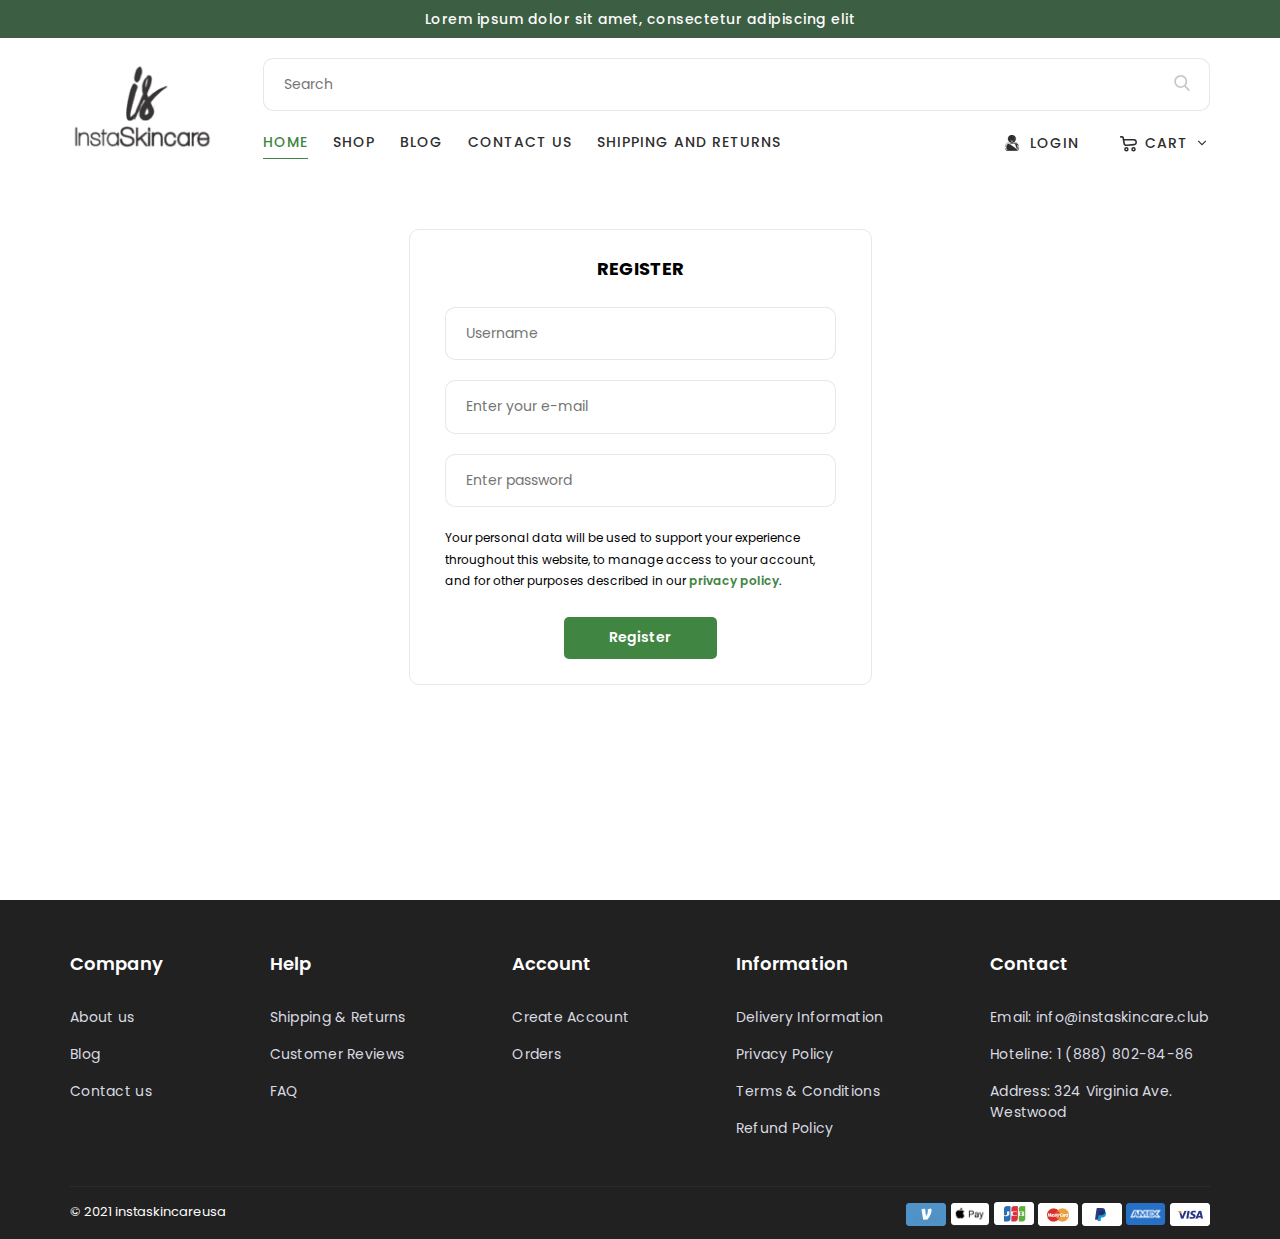
<file: app/register.html>
<!DOCTYPE html>
<html lang="ru">
<head>
    <meta charset="UTF-8">
    <!-- Useful meta tags -->
    <meta name="viewport" content="width=device-width, initial-scale=1">
    <meta name="description" content="">
    <link rel="stylesheet" href="css/app.min.css">
    <title>Home</title>
    <link rel="preconnect" href="https://fonts.googleapis.com">
    <link rel="preconnect" href="https://fonts.gstatic.com" crossorigin>
    <link href="https://fonts.googleapis.com/css2?family=Inter:wght@100;200;300;400;500;600;700;800;900&display=swap" rel="stylesheet">
    <link href="https://fonts.googleapis.com/css2?family=Rubik:ital,wght@0,300;0,400;0,500;0,600;0,700;0,800;0,900;1,300;1,400;1,500;1,600;1,700;1,800;1,900&display=swap" rel="stylesheet">
    <link href="https://fonts.googleapis.com/css2?family=Roboto:ital,wght@0,100;0,300;0,400;0,500;0,700;0,900;1,100;1,300;1,400;1,500;1,700;1,900&display=swap" rel="stylesheet">
    <link href="https://fonts.googleapis.com/css2?family=Poppins:ital,wght@0,100;0,200;0,300;0,400;0,500;0,600;0,700;0,800;0,900;1,100;1,200;1,300;1,400;1,500;1,600;1,700;1,800;1,900&display=swap" rel="stylesheet">
    <link rel="stylesheet" href="https://unpkg.com/swiper/swiper-bundle.min.css" />
</head>
<body>
<header class="header">
    <div class="container">
        <div class="header__top">
            <span>Lorem ipsum dolor sit amet, consectetur adipiscing elit</span>
        </div>
        <div class="header__bottom">
            <div class="header__burger">
                <svg width="24" height="24" viewBox="0 0 24 24" fill="none" xmlns="http://www.w3.org/2000/svg">
                    <path d="M22.8 17.6495H1.2C0.537608 17.6495 0 18.2491 0 18.988C0 19.7268 0.537608 20.3265 1.2 20.3265H22.8C23.4624 20.3265 24 19.7268 24 18.9879C24 18.2491 23.4624 17.6495 22.8 17.6495ZM1.2 6.34694H22.8C23.4624 6.34694 24 5.74734 24 5.00848C24 4.26961 23.4624 3.67001 22.8 3.67001H1.2C0.537608 3.67006 0 4.26965 0 5.00852C0 5.74734 0.537608 6.34694 1.2 6.34694ZM22.8 10.6598H1.2C0.537608 10.6598 0 11.2594 0 11.9983C0 12.7371 0.537608 13.3367 1.2 13.3367H22.8C23.4624 13.3367 24 12.7371 24 11.9983C24 11.2594 23.4624 10.6598 22.8 10.6598Z" fill="#212121"/>
                </svg>
            </div>
            <a href="" class="header__logo">
                <img src="img/header/01.png" alt="">
            </a>
            <div class="header__right">
                <div class="header__search">
                    <input placeholder="Search" type="text">
                    <div class="header__search-button">
                        <svg width="16" height="16" viewBox="0 0 16 16" fill="none" xmlns="http://www.w3.org/2000/svg">
                            <path d="M15.4886 14.5735L11.6805 10.6129C12.6597 9.44901 13.1961 7.98455 13.1961 6.45999C13.1961 2.89801 10.2981 0 6.73612 0C3.17413 0 0.276123 2.89801 0.276123 6.45999C0.276123 10.022 3.17413 12.92 6.73612 12.92C8.07334 12.92 9.34764 12.5167 10.4371 11.751L14.2741 15.7416C14.4345 15.9082 14.6502 16 14.8813 16C15.1001 16 15.3077 15.9166 15.4653 15.7649C15.8001 15.4428 15.8107 14.9085 15.4886 14.5735ZM6.73612 1.68522C9.36899 1.68522 11.5109 3.82713 11.5109 6.45999C11.5109 9.09286 9.36899 11.2348 6.73612 11.2348C4.10325 11.2348 1.96134 9.09286 1.96134 6.45999C1.96134 3.82713 4.10325 1.68522 6.73612 1.68522Z" fill="#212121" fill-opacity="0.25"/>
                        </svg>
                    </div>
                </div>
                <div class="header__nav">
                    <div class="header__menu">
                        <a href="" class="header__link header__link_active">HOME</a>
                        <a href="" class="header__link">SHOP</a>
                        <a href="" class="header__link">BLOG</a>
                        <a href="" class="header__link">CONTACT US</a>
                        <a href="" class="header__link">SHIPPING AND RETURNS</a>
                    </div>
                    <div class="header__personal">
                        <a href="login.html" class="header__profile">
                            <div class="header__profile-img">
                                <svg width="16" height="16" viewBox="0 0 16 16" fill="none" xmlns="http://www.w3.org/2000/svg">
                                    <g clip-path="url(#clip456)">
                                        <path d="M7.88591 1.03762C7.09995 1.03762 6.45106 1.30649 5.89498 1.86258C5.33876 2.4188 5.06977 3.06781 5.06977 3.85351C5.06977 4.63946 5.33876 5.28846 5.89496 5.84455L7.88591 1.03762ZM7.88591 1.03762C8.67174 1.03762 9.32075 1.30649 9.87696 1.86257M7.88591 1.03762L9.87696 1.86257M9.87696 1.86257C10.4331 2.41879 10.702 3.06781 10.702 3.85351M9.87696 1.86257L10.702 3.85351M10.702 3.85351C10.702 4.63945 10.4331 5.28834 9.87697 5.84456M10.702 3.85351L9.87697 5.84456M9.87697 5.84456C9.87697 5.84456 9.87696 5.84457 9.87696 5.84457M9.87697 5.84456L9.87696 5.84457M9.87696 5.84457C9.32075 6.40077 8.67174 6.66964 7.88591 6.66964C7.10022 6.66964 6.45132 6.40066 5.89497 5.84455L9.87696 5.84457ZM10.6815 6.64894L10.6815 6.64894C11.4492 5.88106 11.8397 4.93901 11.8397 3.85351C11.8397 2.76838 11.4494 1.8262 10.6814 1.05808L10.6813 1.05806C9.91333 0.290304 8.97116 -0.1 7.88591 -0.1C6.80042 -0.1 5.85836 0.290304 5.09047 1.05819C4.32258 1.82608 3.93215 2.76825 3.93215 3.85351C3.93215 4.939 4.32258 5.88118 5.09047 6.64907L5.09049 6.64908C5.8586 7.41683 6.80077 7.80726 7.88591 7.80726C8.97128 7.80726 9.91346 7.41696 10.6815 6.64894Z" fill="#2E2E2E" stroke="#2E2E2E" stroke-width="0.2"/>
                                        <path d="M14.5978 11.2744L14.5978 11.2745C14.6627 11.6366 14.7069 11.9803 14.7288 12.2962M14.5978 11.2744L14.7288 12.2962M14.5978 11.2744C14.5322 10.9088 14.4476 10.5624 14.346 10.2451L14.346 10.2451M14.5978 11.2744L14.346 10.2451M14.7288 12.2962C14.7503 12.6033 14.7613 12.9236 14.7614 13.2481V13.2482C14.7614 14.1063 14.4878 14.8106 13.9411 15.3307L13.8722 15.2583M14.7288 12.2962L13.8722 15.2583M13.8722 15.2583L13.9411 15.3307C13.4023 15.8434 12.692 16.0999 11.839 16.0999H4.13489C3.28163 16.0999 2.57137 15.8434 2.03263 15.3307M13.8722 15.2583L2.03263 15.3307M14.346 10.2451C14.2403 9.91525 14.097 9.58984 13.9197 9.27824M14.346 10.2451L9.80944 8.33065M10.5157 7.99426C10.8208 7.79565 10.9788 7.72864 11.1421 7.72864C11.558 7.72864 11.9468 7.79895 12.2976 7.93774C12.6497 8.07727 12.9541 8.26855 13.2028 8.50647M10.5157 7.99426L14.2507 10.2756C14.1472 9.95251 14.0067 9.63342 13.8328 9.32763M10.5157 7.99426C10.328 8.1167 10.1084 8.2583 9.86328 8.41492L10.5157 7.99426ZM13.2028 8.50647C13.4406 8.73388 13.6525 9.01025 13.8328 9.32763M13.2028 8.50647L13.2719 8.43421C13.2719 8.43421 13.2719 8.4342 13.2719 8.4342M13.2028 8.50647L13.2719 8.4342M13.8328 9.32763L13.9197 9.27824M13.8328 9.32763L13.9197 9.27819C13.9197 9.27821 13.9197 9.27822 13.9197 9.27824M13.9197 9.27824C13.7351 8.95334 13.5174 8.66904 13.2719 8.4342M13.2719 8.4342C13.013 8.18651 12.6973 7.98858 12.3345 7.84478L12.3344 7.84476C11.9707 7.70087 11.5693 7.62864 11.1421 7.62864C10.9467 7.62864 10.7669 7.71142 10.4612 7.91046L10.4611 7.9105C10.2737 8.03273 10.0544 8.17416 9.80944 8.33065M9.80944 8.33065C9.60957 8.45798 9.33434 8.57993 8.98831 8.6917L8.98826 8.69172C8.65555 8.79938 8.31851 8.85373 7.98645 8.85373C7.65464 8.85373 7.31759 8.79938 6.98462 8.69171L6.98459 8.6917C6.63886 8.58003 6.36353 8.45807 6.16408 8.33077L9.80944 8.33065ZM2.70125 8.43434L2.70125 8.43434C2.96037 8.1864 3.27622 7.98846 3.63883 7.84489L2.70125 8.43434ZM2.70125 8.43434C2.45572 8.66928 2.23801 8.95345 2.05355 9.27824M2.70125 8.43434L1.62741 10.2453M1.62741 10.2453L1.62742 10.2453C1.73311 9.91509 1.87657 9.5898 2.05355 9.27824M1.62741 10.2453C1.52595 10.5626 1.44133 10.9088 1.3757 11.2744L1.62741 10.2453ZM2.05355 9.27824L2.1405 9.32763L2.05355 9.27825C2.05355 9.27825 2.05355 9.27824 2.05355 9.27824ZM2.03263 15.3307L2.03259 15.3307C1.4861 14.8102 1.2125 14.1062 1.2125 13.2483L2.03263 15.3307ZM13.1568 14.5065L13.1568 14.5065C13.4673 14.211 13.6236 13.8047 13.6238 13.2483C13.6236 12.9498 13.6137 12.6563 13.594 12.3757L13.5935 12.3686H13.5935C13.5743 12.0963 13.5355 11.7958 13.4781 11.4753C13.4212 11.1579 13.3486 10.8607 13.2625 10.592C13.181 10.3373 13.0694 10.0842 12.9307 9.84033L12.9306 9.84029C12.7993 9.60919 12.6493 9.41299 12.4854 9.25622L12.5546 9.18396L12.4854 9.25621C12.3353 9.11258 12.1441 8.99298 11.9157 8.90255C11.7142 8.82284 11.4869 8.77722 11.2379 8.76793C11.2054 8.78618 11.1553 8.81599 11.0825 8.86342C11.0824 8.86344 11.0824 8.86346 11.0824 8.86348L11.0278 8.77966L13.1568 14.5065ZM13.1568 14.5065C12.8381 14.8098 12.4116 14.9622 11.8389 14.9622H4.13489C3.56204 14.9622 3.13553 14.8098 2.81699 14.5067C2.50641 14.211 2.35012 13.8045 2.35012 13.2483C2.35012 12.9506 2.35994 12.6569 2.37954 12.3752L2.37955 12.3752C2.39854 12.1006 2.43745 11.7979 2.4954 11.4754L2.4954 11.4754C2.55247 11.1577 2.62496 10.8604 2.71084 10.5921C2.7925 10.3372 2.90404 10.0842 3.04261 9.8402C3.17392 9.60933 3.32395 9.41311 3.48786 9.25619L3.48786 9.25619C3.63796 9.11247 3.8291 8.993 4.05767 8.90255L4.05768 8.90255C4.25906 8.82284 4.48641 8.77722 4.73523 8.76793C4.76776 8.78617 4.81786 8.81593 4.89069 8.86343L4.89071 8.86344C5.08375 8.98924 5.30618 9.13272 5.55201 9.28972L5.55208 9.28976C5.83817 9.47216 6.20323 9.63479 6.63476 9.7741L13.1568 14.5065ZM6.16403 8.33074C5.92144 8.17572 5.70198 8.0343 5.51175 7.91036L6.16403 8.33074ZM4.83105 7.62852C4.40373 7.62852 4.00242 7.70088 3.63885 7.84489L4.83105 7.62852ZM1.37569 11.2744C1.3107 11.6361 1.26662 11.9799 1.24472 12.2965L1.37569 11.2744Z" fill="#2E2E2E" stroke="#2E2E2E" stroke-width="0.2"/>
                                    </g>
                                    <defs>
                                        <clipPath id="clip456">
                                            <rect width="16" height="16" fill="white"/>
                                        </clipPath>
                                    </defs>
                                </svg>
                            </div>
                            <div class="header__profile-top">
                                <span>LOGIN</span>
                            </div>
                        </a>
                        <div class="header__cart">
                            <div class="header__cart-img">
                                <svg width="19" height="18" viewBox="0 0 19 18" fill="none" xmlns="http://www.w3.org/2000/svg">
                                    <path d="M1.75 1.875H2.65424C3.13263 1.875 3.37183 1.875 3.56628 1.96174C3.73771 2.03821 3.88415 2.16138 3.98886 2.31717C4.10763 2.49388 4.14862 2.72954 4.23058 3.20085L4.45652 4.5M4.45652 4.5L4.99173 7.57743C5.17091 8.60771 5.26049 9.12285 5.52583 9.49395C5.75945 9.8207 6.08606 10.0695 6.46311 10.208C6.89132 10.3654 7.41176 10.315 8.45264 10.2143L14.9605 9.58447C15.2954 9.55205 15.4629 9.53585 15.6046 9.50086C16.3933 9.30603 16.9859 8.65339 17.1038 7.84952C17.125 7.70514 17.125 7.53688 17.125 7.20038V7.20038C17.125 6.84286 17.125 6.6641 17.1019 6.51329C16.9726 5.6714 16.3244 5.00372 15.4867 4.84966C15.3367 4.82206 15.158 4.81677 14.8006 4.8062L4.45652 4.5Z" stroke="#2E2E2E" stroke-width="1.6" stroke-linecap="round" stroke-linejoin="round"/>
                                    <ellipse cx="7.375" cy="14.25" rx="1.5" ry="1.5" stroke="#2E2E2E" stroke-width="1.5"/>
                                    <ellipse cx="14.5" cy="14.25" rx="1.5" ry="1.5" stroke="#2E2E2E" stroke-width="1.5"/>
                                </svg>
                            </div>
                            <div class="header__cart-top">
                                <span>CART</span>
                            </div>
                            <div class="header__cart-bottom">
                                <div class="header__cart-products">
                                    <div class="header__cart-product">
                                        <div class="header__cart-product-img">
                                            <img src="img/header/04.png" alt="">
                                        </div>
                                        <div class="header__cart-product-text">
                                            <div class="header__cart-text-left">
                                                <p>
                                                    Hyaluronic Acid for Face - 100% Pure Medical Quality Clinical Strength Formul...
                                                </p>
                                                <div class="header__cart-prices">
                                                    <span>1</span>
                                                    <span>x</span>
                                                    <span>$15.99</span>
                                                </div>
                                            </div>
                                            <div class="header__cart-remove">
                                                <svg width="10" height="10" viewBox="0 0 10 10" fill="none" xmlns="http://www.w3.org/2000/svg">
                                                    <path fill-rule="evenodd" clip-rule="evenodd" d="M4.64645 3.40745C4.84171 3.60272 5.15829 3.60272 5.35355 3.40745L8.40745 0.353553C8.60272 0.158291 8.9193 0.158291 9.11456 0.353553L9.64645 0.88544C9.84171 1.0807 9.84171 1.39728 9.64645 1.59255L6.59255 4.64645C6.39728 4.84171 6.39728 5.15829 6.59255 5.35355L9.64645 8.40745C9.84171 8.60272 9.84171 8.9193 9.64645 9.11456L9.11456 9.64645C8.9193 9.84171 8.60272 9.84171 8.40745 9.64645L5.35355 6.59255C5.15829 6.39728 4.84171 6.39728 4.64645 6.59255L1.59255 9.64645C1.39728 9.84171 1.0807 9.84171 0.88544 9.64645L0.353553 9.11456C0.158291 8.9193 0.158291 8.60272 0.353554 8.40745L3.40745 5.35355C3.60272 5.15829 3.60272 4.84171 3.40745 4.64645L0.353553 1.59255C0.158291 1.39728 0.158291 1.0807 0.353553 0.88544L0.88544 0.353553C1.0807 0.158291 1.39728 0.158291 1.59255 0.353554L4.64645 3.40745Z" fill="#DC5151"/>
                                                </svg>
                                            </div>
                                        </div>
                                    </div>
                                    <div class="header__cart-product">
                                        <div class="header__cart-product-img">
                                            <img src="img/header/04.png" alt="">
                                        </div>
                                        <div class="header__cart-product-text">
                                            <div class="header__cart-text-left">
                                                <p>
                                                    Hyaluronic Acid for Face - 100% Pure Medical Quality Clinical Strength Formul...
                                                </p>
                                                <div class="header__cart-prices">
                                                    <span>1</span>
                                                    <span>x</span>
                                                    <span>$15.99</span>
                                                </div>
                                            </div>
                                            <div class="header__cart-remove">
                                                <svg width="10" height="10" viewBox="0 0 10 10" fill="none" xmlns="http://www.w3.org/2000/svg">
                                                    <path fill-rule="evenodd" clip-rule="evenodd" d="M4.64645 3.40745C4.84171 3.60272 5.15829 3.60272 5.35355 3.40745L8.40745 0.353553C8.60272 0.158291 8.9193 0.158291 9.11456 0.353553L9.64645 0.88544C9.84171 1.0807 9.84171 1.39728 9.64645 1.59255L6.59255 4.64645C6.39728 4.84171 6.39728 5.15829 6.59255 5.35355L9.64645 8.40745C9.84171 8.60272 9.84171 8.9193 9.64645 9.11456L9.11456 9.64645C8.9193 9.84171 8.60272 9.84171 8.40745 9.64645L5.35355 6.59255C5.15829 6.39728 4.84171 6.39728 4.64645 6.59255L1.59255 9.64645C1.39728 9.84171 1.0807 9.84171 0.88544 9.64645L0.353553 9.11456C0.158291 8.9193 0.158291 8.60272 0.353554 8.40745L3.40745 5.35355C3.60272 5.15829 3.60272 4.84171 3.40745 4.64645L0.353553 1.59255C0.158291 1.39728 0.158291 1.0807 0.353553 0.88544L0.88544 0.353553C1.0807 0.158291 1.39728 0.158291 1.59255 0.353554L4.64645 3.40745Z" fill="#DC5151"/>
                                                </svg>
                                            </div>
                                        </div>
                                    </div>
                                </div>
                                <div class="header__cart-nav">
                                    <div class="header__cart-subtotal">
                                        <span>
                                            Subtotal:
                                        </span>
                                        <span>
                                            $15.99
                                        </span>
                                    </div>
                                    <div class="header__cart-buttons">
                                        <div class="header__cart-button">
                                            View cart
                                        </div>
                                        <div class="header__cart-button">
                                            Checkout
                                        </div>
                                    </div>
                                </div>
                                <div class="header__cart-desc">
                                    <div class="header__cart-desc-item">
                                        <svg width="18" height="18" viewBox="0 0 18 18" fill="none" xmlns="http://www.w3.org/2000/svg">
                                            <path d="M13.5946 10.7017C12.3435 10.7017 11.3257 11.7195 11.3257 12.9706C11.3257 14.2217 12.3435 15.2395 13.5946 15.2395C14.8459 15.2395 15.8635 14.2217 15.8635 12.9706C15.8635 11.7195 14.8457 10.7017 13.5946 10.7017ZM13.5946 14.105C12.969 14.105 12.4601 13.5962 12.4601 12.9706C12.4601 12.3449 12.969 11.8361 13.5946 11.8361C14.2202 11.8361 14.7291 12.3449 14.7291 12.9706C14.7291 13.5962 14.2202 14.105 13.5946 14.105Z" fill="black"/>
                                            <path d="M5.84264 10.7017C4.59154 10.7017 3.57373 11.7195 3.57373 12.9706C3.57373 14.2217 4.59154 15.2395 5.84264 15.2395C7.09375 15.2395 8.11156 14.2217 8.11156 12.9706C8.11156 11.7195 7.09375 10.7017 5.84264 10.7017ZM5.84264 14.105C5.217 14.105 4.70819 13.5962 4.70819 12.9706C4.70819 12.3449 5.217 11.8361 5.84264 11.8361C6.46811 11.8361 6.9771 12.3449 6.9771 12.9706C6.9771 13.5962 6.46828 14.105 5.84264 14.105Z" fill="black"/>
                                            <path d="M15.1227 4.20726C15.0263 4.01573 14.8302 3.8949 14.6158 3.8949H11.6284V5.02936H14.266L15.8106 8.10146L16.8244 7.59169L15.1227 4.20726Z" fill="black"/>
                                            <path d="M11.8926 12.4224H7.60059V13.5568H11.8926V12.4224Z" fill="black"/>
                                            <path d="M4.1405 12.4224H2.17414C1.86083 12.4224 1.60693 12.6763 1.60693 12.9896C1.60693 13.3029 1.86087 13.5568 2.17414 13.5568H4.14054C4.45385 13.5568 4.70775 13.3029 4.70775 12.9896C4.70775 12.6763 4.45382 12.4224 4.1405 12.4224Z" fill="black"/>
                                            <path d="M17.8806 8.95461L16.7649 7.51763C16.6577 7.37922 16.4923 7.29829 16.317 7.29829H12.1951V3.32771C12.1951 3.0144 11.9412 2.7605 11.6279 2.7605H2.17414C1.86083 2.7605 1.60693 3.01443 1.60693 3.32771C1.60693 3.64099 1.86087 3.89492 2.17414 3.89492H11.0607V7.8655C11.0607 8.17881 11.3146 8.43271 11.6279 8.43271H16.0392L16.8653 9.49682V12.4222H15.2959C14.9826 12.4222 14.7287 12.6761 14.7287 12.9894C14.7287 13.3027 14.9827 13.5566 15.2959 13.5566H17.4325C17.7458 13.5566 17.9997 13.3027 17.9997 12.9894V9.30251C17.9997 9.17658 17.9578 9.05406 17.8806 8.95461Z" fill="black"/>
                                            <path d="M4.10274 9.54834H1.49348C1.18017 9.54834 0.92627 9.80227 0.92627 10.1156C0.92627 10.4289 1.1802 10.6828 1.49348 10.6828H4.10271C4.41602 10.6828 4.66992 10.4288 4.66992 10.1156C4.66995 9.80227 4.41602 9.54834 4.10274 9.54834Z" fill="black"/>
                                            <path d="M5.40756 7.31714H0.567211C0.253934 7.31714 0 7.57107 0 7.88438C0 8.1977 0.253934 8.4516 0.567211 8.4516H5.40756C5.72087 8.4516 5.97477 8.19766 5.97477 7.88438C5.97477 7.57111 5.72087 7.31714 5.40756 7.31714Z" fill="black"/>
                                            <path d="M6.33383 5.08618H1.49348C1.18017 5.08618 0.92627 5.34012 0.92627 5.65339C0.92627 5.96671 1.1802 6.2206 1.49348 6.2206H6.33383C6.64714 6.2206 6.90104 5.96667 6.90104 5.65339C6.90107 5.34012 6.64714 5.08618 6.33383 5.08618Z" fill="black"/>
                                        </svg>
                                        <p>
                                            <span>Fast Shipping!</span> Orders ship within 48 hours.
                                        </p>
                                    </div>
                                    <div class="header__cart-desc-item">
                                        <svg width="18" height="18" viewBox="0 0 18 18" fill="none" xmlns="http://www.w3.org/2000/svg">
                                            <g clip-path="url(#clip0)">
                                                <path d="M16.543 4.63467C16.5338 4.1487 16.5249 3.6896 16.5249 3.24546C16.5249 2.89751 16.2429 2.61542 15.8949 2.61542C13.2004 2.61542 11.1489 1.84105 9.43885 0.178398C9.19422 -0.0595079 8.80494 -0.0594239 8.5604 0.178398C6.85054 1.84105 4.79936 2.61542 2.10503 2.61542C1.75707 2.61542 1.47498 2.89751 1.47498 3.24546C1.47498 3.68969 1.46624 4.14895 1.45692 4.63501C1.37056 9.15756 1.25228 15.3514 8.79326 17.9653C8.86013 17.9885 8.92986 18.0001 8.99958 18.0001C9.06931 18.0001 9.13912 17.9885 9.2059 17.9653C16.7475 15.3513 16.6294 9.15731 16.543 4.63467ZM8.99967 16.7014C2.53228 14.352 2.63007 9.20536 2.71684 4.65903C2.72205 4.38618 2.72709 4.12173 2.73062 3.86249C5.25417 3.75597 7.27216 2.99126 8.99967 1.48637C10.7273 2.99126 12.7457 3.75605 15.2694 3.86249C15.2729 4.12165 15.2779 4.38593 15.2832 4.65861C15.3699 9.20511 15.4676 14.3519 8.99967 16.7014Z" fill="black"/>
                                                <path d="M11.1695 6.81133L8.12852 9.85211L6.83088 8.55446C6.58483 8.30849 6.18588 8.30849 5.93991 8.55446C5.69386 8.8006 5.69386 9.19946 5.93991 9.44552L7.68304 11.1886C7.80602 11.3116 7.96732 11.3731 8.12852 11.3731C8.28973 11.3731 8.45102 11.3116 8.57401 11.1886L12.0603 7.70238C12.3065 7.45633 12.3065 7.05738 12.0604 6.81141C11.8145 6.56536 11.4155 6.56528 11.1695 6.81133Z" fill="black"/>
                                            </g>
                                            <defs>
                                                <clipPath id="clip0">
                                                    <rect width="18" height="18" fill="white"/>
                                                </clipPath>
                                            </defs>
                                        </svg>
                                        <p><span>Order with confidence.</span> We have a 90 day love it guarantee. If you don’t love your experience with any SkinnyFit product, we’ll refund you—even if you send us an empty container!</p>
                                    </div>
                                </div>
                            </div>
                        </div>
                    </div>
                </div>
            </div>
        </div>
        <div class="header__mob">
            <div class="header__mob-wrapper">
                <div class="header__mob-search">
                    <input type="text" placeholder="Search">
                    <div class="header__bom-search-btn">
                        <svg width="16" height="16" viewBox="0 0 16 16" fill="none" xmlns="http://www.w3.org/2000/svg">
                            <path d="M15.4886 14.5735L11.6805 10.6129C12.6597 9.44901 13.1961 7.98455 13.1961 6.45999C13.1961 2.89801 10.2981 0 6.73612 0C3.17413 0 0.276123 2.89801 0.276123 6.45999C0.276123 10.022 3.17413 12.92 6.73612 12.92C8.07334 12.92 9.34764 12.5167 10.4371 11.751L14.2741 15.7416C14.4345 15.9082 14.6502 16 14.8813 16C15.1001 16 15.3077 15.9166 15.4653 15.7649C15.8001 15.4428 15.8107 14.9085 15.4886 14.5735ZM6.73612 1.68522C9.36899 1.68522 11.5109 3.82713 11.5109 6.45999C11.5109 9.09286 9.36899 11.2348 6.73612 11.2348C4.10325 11.2348 1.96134 9.09286 1.96134 6.45999C1.96134 3.82713 4.10325 1.68522 6.73612 1.68522Z" fill="#212121" fill-opacity="0.25"/>
                        </svg>
                    </div>
                </div>
                <nav>
                    <ul class="header__mob-menu">
                        <li class="header__mob-link header__mob-link_active">
                            <a href="">
                                HOME
                            </a>
                        </li>
                        <li class="header__mob-link">
                            <a href="">
                                SHOP
                            </a>
                        </li>
                        <li class="header__mob-link">
                            <a href="">
                                BLOG
                            </a>
                        </li>
                        <li class="header__mob-link">
                            <a href="">
                                CONTACT US
                            </a>
                        </li>
                        <li class="header__mob-link">
                            <a href="">
                                SHIPPING AND RETURN
                            </a>
                        </li>
                    </ul>
                </nav>
                <a href="login.html" class="header__mob-login">
                    <svg width="16" height="16" viewBox="0 0 16 16" fill="none" xmlns="http://www.w3.org/2000/svg">
                        <g clip-path="url(#clip456)">
                            <path d="M7.88591 1.03762C7.09995 1.03762 6.45106 1.30649 5.89498 1.86258C5.33876 2.4188 5.06977 3.06781 5.06977 3.85351C5.06977 4.63946 5.33876 5.28846 5.89496 5.84455L7.88591 1.03762ZM7.88591 1.03762C8.67174 1.03762 9.32075 1.30649 9.87696 1.86257M7.88591 1.03762L9.87696 1.86257M9.87696 1.86257C10.4331 2.41879 10.702 3.06781 10.702 3.85351M9.87696 1.86257L10.702 3.85351M10.702 3.85351C10.702 4.63945 10.4331 5.28834 9.87697 5.84456M10.702 3.85351L9.87697 5.84456M9.87697 5.84456C9.87697 5.84456 9.87696 5.84457 9.87696 5.84457M9.87697 5.84456L9.87696 5.84457M9.87696 5.84457C9.32075 6.40077 8.67174 6.66964 7.88591 6.66964C7.10022 6.66964 6.45132 6.40066 5.89497 5.84455L9.87696 5.84457ZM10.6815 6.64894L10.6815 6.64894C11.4492 5.88106 11.8397 4.93901 11.8397 3.85351C11.8397 2.76838 11.4494 1.8262 10.6814 1.05808L10.6813 1.05806C9.91333 0.290304 8.97116 -0.1 7.88591 -0.1C6.80042 -0.1 5.85836 0.290304 5.09047 1.05819C4.32258 1.82608 3.93215 2.76825 3.93215 3.85351C3.93215 4.939 4.32258 5.88118 5.09047 6.64907L5.09049 6.64908C5.8586 7.41683 6.80077 7.80726 7.88591 7.80726C8.97128 7.80726 9.91346 7.41696 10.6815 6.64894Z" fill="#2E2E2E" stroke="#2E2E2E" stroke-width="0.2"/>
                            <path d="M14.5978 11.2744L14.5978 11.2745C14.6627 11.6366 14.7069 11.9803 14.7288 12.2962M14.5978 11.2744L14.7288 12.2962M14.5978 11.2744C14.5322 10.9088 14.4476 10.5624 14.346 10.2451L14.346 10.2451M14.5978 11.2744L14.346 10.2451M14.7288 12.2962C14.7503 12.6033 14.7613 12.9236 14.7614 13.2481V13.2482C14.7614 14.1063 14.4878 14.8106 13.9411 15.3307L13.8722 15.2583M14.7288 12.2962L13.8722 15.2583M13.8722 15.2583L13.9411 15.3307C13.4023 15.8434 12.692 16.0999 11.839 16.0999H4.13489C3.28163 16.0999 2.57137 15.8434 2.03263 15.3307M13.8722 15.2583L2.03263 15.3307M14.346 10.2451C14.2403 9.91525 14.097 9.58984 13.9197 9.27824M14.346 10.2451L9.80944 8.33065M10.5157 7.99426C10.8208 7.79565 10.9788 7.72864 11.1421 7.72864C11.558 7.72864 11.9468 7.79895 12.2976 7.93774C12.6497 8.07727 12.9541 8.26855 13.2028 8.50647M10.5157 7.99426L14.2507 10.2756C14.1472 9.95251 14.0067 9.63342 13.8328 9.32763M10.5157 7.99426C10.328 8.1167 10.1084 8.2583 9.86328 8.41492L10.5157 7.99426ZM13.2028 8.50647C13.4406 8.73388 13.6525 9.01025 13.8328 9.32763M13.2028 8.50647L13.2719 8.43421C13.2719 8.43421 13.2719 8.4342 13.2719 8.4342M13.2028 8.50647L13.2719 8.4342M13.8328 9.32763L13.9197 9.27824M13.8328 9.32763L13.9197 9.27819C13.9197 9.27821 13.9197 9.27822 13.9197 9.27824M13.9197 9.27824C13.7351 8.95334 13.5174 8.66904 13.2719 8.4342M13.2719 8.4342C13.013 8.18651 12.6973 7.98858 12.3345 7.84478L12.3344 7.84476C11.9707 7.70087 11.5693 7.62864 11.1421 7.62864C10.9467 7.62864 10.7669 7.71142 10.4612 7.91046L10.4611 7.9105C10.2737 8.03273 10.0544 8.17416 9.80944 8.33065M9.80944 8.33065C9.60957 8.45798 9.33434 8.57993 8.98831 8.6917L8.98826 8.69172C8.65555 8.79938 8.31851 8.85373 7.98645 8.85373C7.65464 8.85373 7.31759 8.79938 6.98462 8.69171L6.98459 8.6917C6.63886 8.58003 6.36353 8.45807 6.16408 8.33077L9.80944 8.33065ZM2.70125 8.43434L2.70125 8.43434C2.96037 8.1864 3.27622 7.98846 3.63883 7.84489L2.70125 8.43434ZM2.70125 8.43434C2.45572 8.66928 2.23801 8.95345 2.05355 9.27824M2.70125 8.43434L1.62741 10.2453M1.62741 10.2453L1.62742 10.2453C1.73311 9.91509 1.87657 9.5898 2.05355 9.27824M1.62741 10.2453C1.52595 10.5626 1.44133 10.9088 1.3757 11.2744L1.62741 10.2453ZM2.05355 9.27824L2.1405 9.32763L2.05355 9.27825C2.05355 9.27825 2.05355 9.27824 2.05355 9.27824ZM2.03263 15.3307L2.03259 15.3307C1.4861 14.8102 1.2125 14.1062 1.2125 13.2483L2.03263 15.3307ZM13.1568 14.5065L13.1568 14.5065C13.4673 14.211 13.6236 13.8047 13.6238 13.2483C13.6236 12.9498 13.6137 12.6563 13.594 12.3757L13.5935 12.3686H13.5935C13.5743 12.0963 13.5355 11.7958 13.4781 11.4753C13.4212 11.1579 13.3486 10.8607 13.2625 10.592C13.181 10.3373 13.0694 10.0842 12.9307 9.84033L12.9306 9.84029C12.7993 9.60919 12.6493 9.41299 12.4854 9.25622L12.5546 9.18396L12.4854 9.25621C12.3353 9.11258 12.1441 8.99298 11.9157 8.90255C11.7142 8.82284 11.4869 8.77722 11.2379 8.76793C11.2054 8.78618 11.1553 8.81599 11.0825 8.86342C11.0824 8.86344 11.0824 8.86346 11.0824 8.86348L11.0278 8.77966L13.1568 14.5065ZM13.1568 14.5065C12.8381 14.8098 12.4116 14.9622 11.8389 14.9622H4.13489C3.56204 14.9622 3.13553 14.8098 2.81699 14.5067C2.50641 14.211 2.35012 13.8045 2.35012 13.2483C2.35012 12.9506 2.35994 12.6569 2.37954 12.3752L2.37955 12.3752C2.39854 12.1006 2.43745 11.7979 2.4954 11.4754L2.4954 11.4754C2.55247 11.1577 2.62496 10.8604 2.71084 10.5921C2.7925 10.3372 2.90404 10.0842 3.04261 9.8402C3.17392 9.60933 3.32395 9.41311 3.48786 9.25619L3.48786 9.25619C3.63796 9.11247 3.8291 8.993 4.05767 8.90255L4.05768 8.90255C4.25906 8.82284 4.48641 8.77722 4.73523 8.76793C4.76776 8.78617 4.81786 8.81593 4.89069 8.86343L4.89071 8.86344C5.08375 8.98924 5.30618 9.13272 5.55201 9.28972L5.55208 9.28976C5.83817 9.47216 6.20323 9.63479 6.63476 9.7741L13.1568 14.5065ZM6.16403 8.33074C5.92144 8.17572 5.70198 8.0343 5.51175 7.91036L6.16403 8.33074ZM4.83105 7.62852C4.40373 7.62852 4.00242 7.70088 3.63885 7.84489L4.83105 7.62852ZM1.37569 11.2744C1.3107 11.6361 1.26662 11.9799 1.24472 12.2965L1.37569 11.2744Z" fill="#2E2E2E" stroke="#2E2E2E" stroke-width="0.2"/>
                        </g>
                        <defs>
                            <clipPath id="clip456">
                                <rect width="16" height="16" fill="white"/>
                            </clipPath>
                        </defs>
                    </svg>
                    <span>
                        LOGIN
                    </span>
                </a>
            </div>

        </div>
    </div>
</header>
<main class="main">
    <section class="in">
        <div class="container">
            <h1>Register</h1>
            <form action="" class="in-form">
                <input class="in-input" placeholder="Username" type="text">
                <input class="in-input" placeholder="Enter your e-mail" type="text">
                <input class="in-input" placeholder="Enter password" type="text">
                <p>Your personal data will be used to support your experience throughout this website, to manage access to your account, and for other purposes described in our <a href="">privacy policy</a>.</p>
                <input class="in-button" value="Register" type="submit">
            </form>
        </div>
    </section>
</main>
<footer class="footer">
    <div class="container">
        <div class="footer__top">
            <div class="footer__col">
                <div class="footer-sub">Company</div>
                <div class="footer__links">
                    <a href="" class="footer__link">About us</a>
                    <a href="" class="footer__link">Blog</a>
                    <a href="" class="footer__link">Contact us</a>
                </div>
            </div>
            <div class="footer__col">
                <div class="footer-sub">Help</div>
                <div class="footer__links">
                    <a href="" class="footer__link">Shipping & Returns</a>
                    <a href="" class="footer__link">Customer Reviews</a>
                    <a href="" class="footer__link">FAQ</a>
                </div>
            </div>
            <div class="footer__col">
                <div class="footer-sub">Account</div>
                <div class="footer__links">
                    <a href="" class="footer__link">Create Account</a>
                    <a href="" class="footer__link">Orders</a>
                </div>
            </div>
            <div class="footer__col">
                <div class="footer-sub">Information</div>
                <div class="footer__links">
                    <a href="" class="footer__link">Delivery Information</a>
                    <a href="" class="footer__link">Privacy Policy</a>
                    <a href="" class="footer__link">Terms & Conditions</a>
                    <a href="" class="footer__link">Refund Policy</a>
                </div>
            </div>
            <div class="footer__col">
                <div class="footer-sub">Contact </div>
                <div class="footer__links">
                    <a href="mailto:info@instaskincare.club" class="footer__link">Email: info@instaskincare.club</a>
                    <a href="tel:1 (888) 802-84-86" class="footer__link">Hoteline: 1 (888) 802-84-86</a>
                    <a href="" class="footer__link footer__link_not">Address: 324 Virginia Ave. Westwood</a>
                </div>
            </div>
        </div>
        <div class="footer__bottom">
            <div class="footer__left">
                <p>© 2021 instaskincareusa</p>
            </div>
            <div class="footer__right">
                <div class="footer__img">
                    <img src="img/footer/01.png" alt="">
                </div>
                <div class="footer__img">
                    <img src="img/footer/02.png" alt="">
                </div>
                <div class="footer__img">
                    <img src="img/footer/03.png" alt="">
                </div>
                <div class="footer__img">
                    <img src="img/footer/04.png" alt="">
                </div>
                <div class="footer__img">
                    <img src="img/footer/05.png" alt="">
                </div>
                <div class="footer__img">
                    <img src="img/footer/06.png" alt="">
                </div>
                <div class="footer__img">
                    <img src="img/footer/07.png" alt="">
                </div>
            </div>
        </div>
    </div>
</footer>
<script
        src="https://code.jquery.com/jquery-3.5.1.min.js"
        integrity="sha256-9/aliU8dGd2tb6OSsuzixeV4y/faTqgFtohetphbbj0="
        crossorigin="anonymous"></script>
<script src="js/app.min.js"></script>
<script src="https://unpkg.com/swiper/swiper-bundle.min.js"></script>
</body>
</html>
</file>
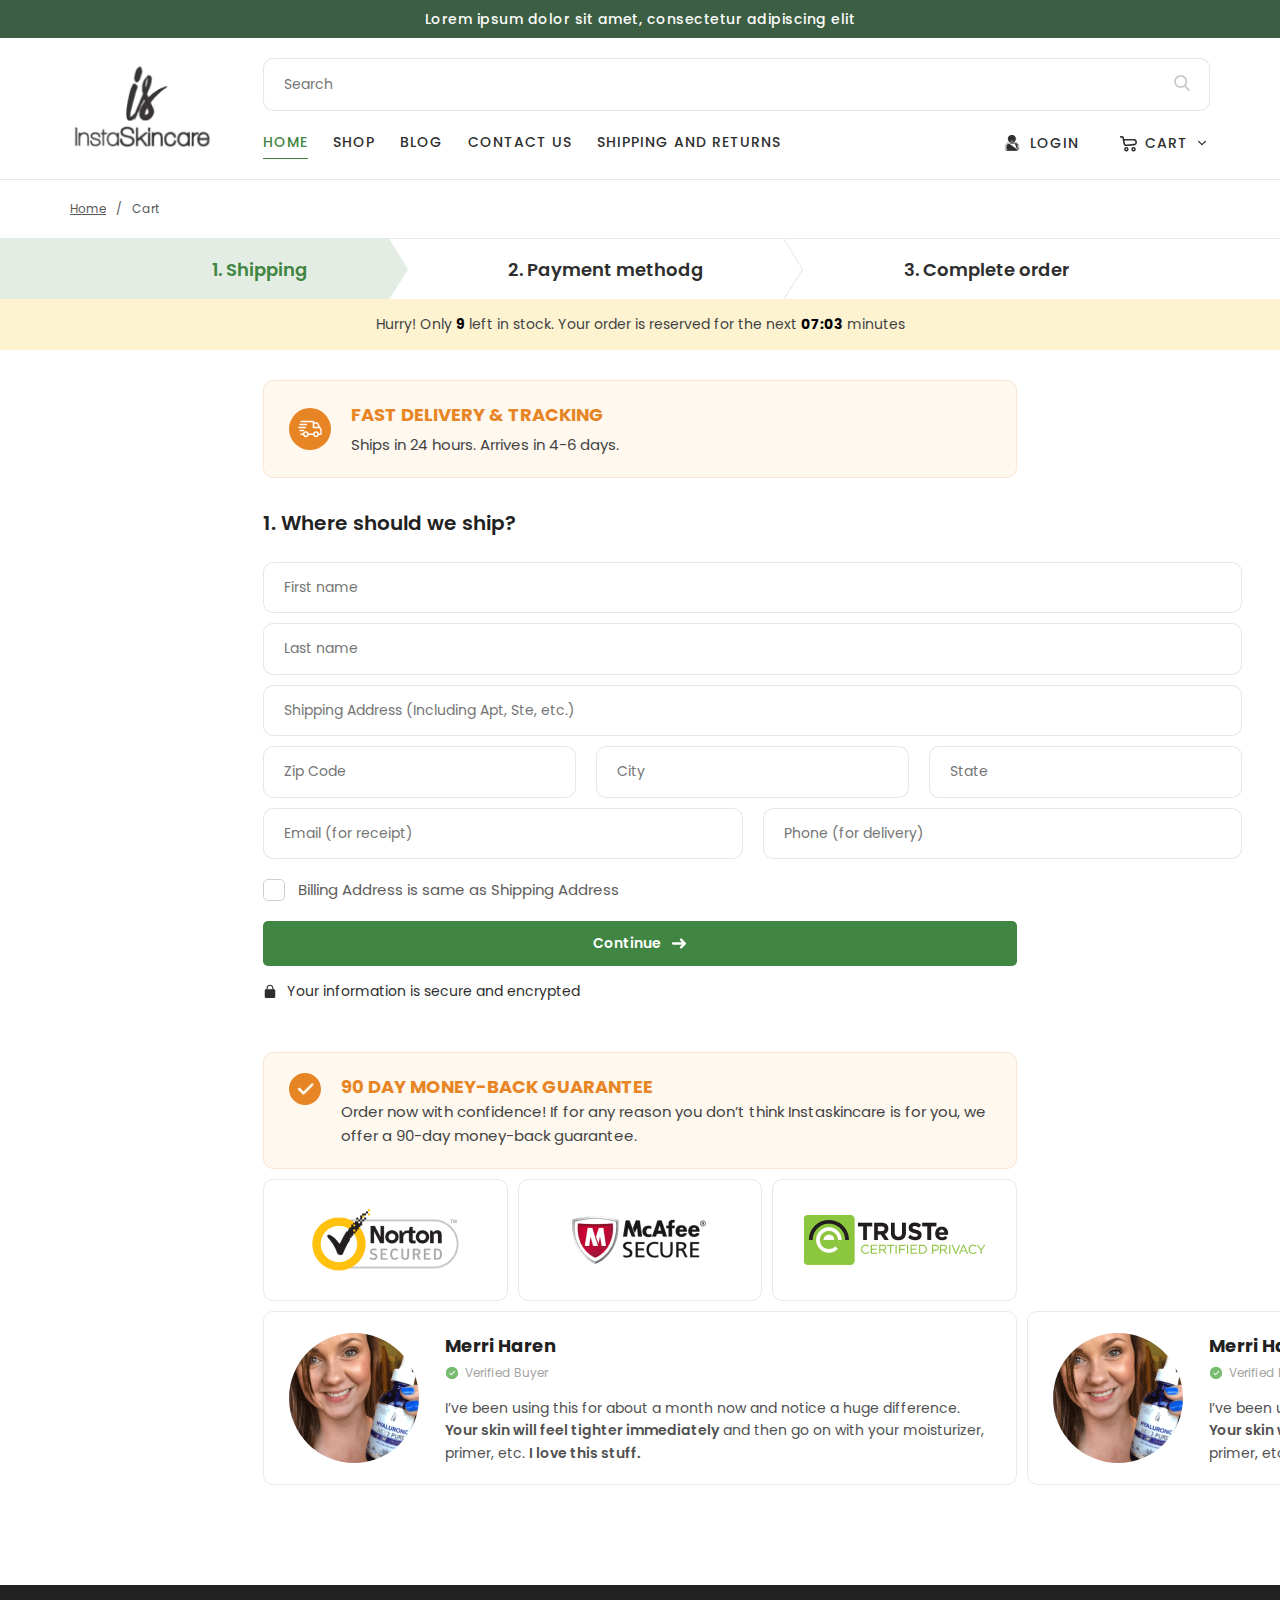
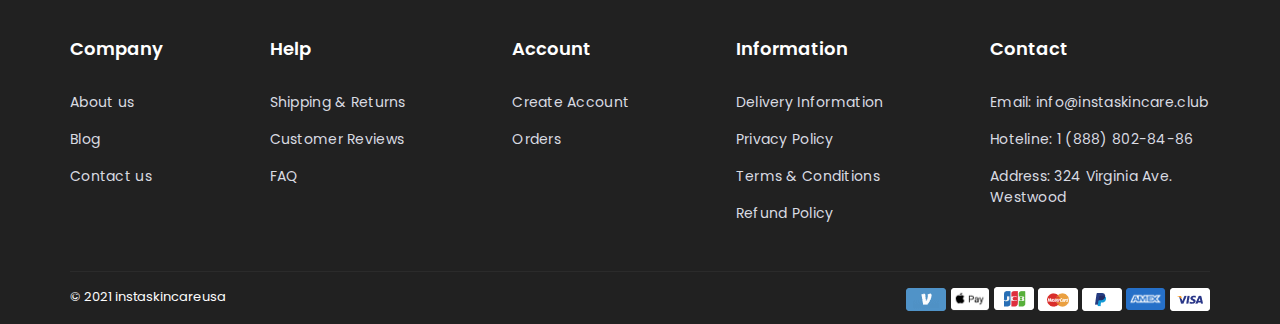
<file: app/shipping.html>
<!DOCTYPE html>
<html lang="ru">
<head>
    <meta charset="UTF-8">
    <!-- Useful meta tags -->
    <meta name="viewport" content="width=device-width, initial-scale=1">
    <meta name="description" content="">
    <link rel="stylesheet" href="css/app.min.css">
    <title>Home</title>
    <link rel="preconnect" href="https://fonts.googleapis.com">
    <link rel="preconnect" href="https://fonts.gstatic.com" crossorigin>
    <link href="https://fonts.googleapis.com/css2?family=Inter:wght@100;200;300;400;500;600;700;800;900&display=swap" rel="stylesheet">
    <link href="https://fonts.googleapis.com/css2?family=Rubik:ital,wght@0,300;0,400;0,500;0,600;0,700;0,800;0,900;1,300;1,400;1,500;1,600;1,700;1,800;1,900&display=swap" rel="stylesheet">
    <link href="https://fonts.googleapis.com/css2?family=Roboto:ital,wght@0,100;0,300;0,400;0,500;0,700;0,900;1,100;1,300;1,400;1,500;1,700;1,900&display=swap" rel="stylesheet">
    <link href="https://fonts.googleapis.com/css2?family=Poppins:ital,wght@0,100;0,200;0,300;0,400;0,500;0,600;0,700;0,800;0,900;1,100;1,200;1,300;1,400;1,500;1,600;1,700;1,800;1,900&display=swap" rel="stylesheet">
    <link rel="stylesheet" href="https://unpkg.com/swiper/swiper-bundle.min.css" />
</head>
<body>
<header class="header">
    <div class="container">
        <div class="header__top">
            <span>Lorem ipsum dolor sit amet, consectetur adipiscing elit</span>
        </div>
        <div class="header__bottom">
            <div class="header__burger">
                <svg width="24" height="24" viewBox="0 0 24 24" fill="none" xmlns="http://www.w3.org/2000/svg">
                    <path d="M22.8 17.6495H1.2C0.537608 17.6495 0 18.2491 0 18.988C0 19.7268 0.537608 20.3265 1.2 20.3265H22.8C23.4624 20.3265 24 19.7268 24 18.9879C24 18.2491 23.4624 17.6495 22.8 17.6495ZM1.2 6.34694H22.8C23.4624 6.34694 24 5.74734 24 5.00848C24 4.26961 23.4624 3.67001 22.8 3.67001H1.2C0.537608 3.67006 0 4.26965 0 5.00852C0 5.74734 0.537608 6.34694 1.2 6.34694ZM22.8 10.6598H1.2C0.537608 10.6598 0 11.2594 0 11.9983C0 12.7371 0.537608 13.3367 1.2 13.3367H22.8C23.4624 13.3367 24 12.7371 24 11.9983C24 11.2594 23.4624 10.6598 22.8 10.6598Z" fill="#212121"/>
                </svg>
            </div>
            <a href="" class="header__logo">
                <img src="img/header/01.png" alt="">
            </a>
            <div class="header__right">
                <div class="header__search">
                    <input placeholder="Search" type="text">
                    <div class="header__search-button">
                        <svg width="16" height="16" viewBox="0 0 16 16" fill="none" xmlns="http://www.w3.org/2000/svg">
                            <path d="M15.4886 14.5735L11.6805 10.6129C12.6597 9.44901 13.1961 7.98455 13.1961 6.45999C13.1961 2.89801 10.2981 0 6.73612 0C3.17413 0 0.276123 2.89801 0.276123 6.45999C0.276123 10.022 3.17413 12.92 6.73612 12.92C8.07334 12.92 9.34764 12.5167 10.4371 11.751L14.2741 15.7416C14.4345 15.9082 14.6502 16 14.8813 16C15.1001 16 15.3077 15.9166 15.4653 15.7649C15.8001 15.4428 15.8107 14.9085 15.4886 14.5735ZM6.73612 1.68522C9.36899 1.68522 11.5109 3.82713 11.5109 6.45999C11.5109 9.09286 9.36899 11.2348 6.73612 11.2348C4.10325 11.2348 1.96134 9.09286 1.96134 6.45999C1.96134 3.82713 4.10325 1.68522 6.73612 1.68522Z" fill="#212121" fill-opacity="0.25"/>
                        </svg>
                    </div>
                </div>
                <div class="header__nav">
                    <div class="header__menu">
                        <a href="" class="header__link header__link_active">HOME</a>
                        <a href="" class="header__link">SHOP</a>
                        <a href="" class="header__link">BLOG</a>
                        <a href="" class="header__link">CONTACT US</a>
                        <a href="" class="header__link">SHIPPING AND RETURNS</a>
                    </div>
                    <div class="header__personal">
                        <a href="login.html" class="header__profile">
                            <div class="header__profile-img">
                                <svg width="16" height="16" viewBox="0 0 16 16" fill="none" xmlns="http://www.w3.org/2000/svg">
                                    <g clip-path="url(#clip456)">
                                        <path d="M7.88591 1.03762C7.09995 1.03762 6.45106 1.30649 5.89498 1.86258C5.33876 2.4188 5.06977 3.06781 5.06977 3.85351C5.06977 4.63946 5.33876 5.28846 5.89496 5.84455L7.88591 1.03762ZM7.88591 1.03762C8.67174 1.03762 9.32075 1.30649 9.87696 1.86257M7.88591 1.03762L9.87696 1.86257M9.87696 1.86257C10.4331 2.41879 10.702 3.06781 10.702 3.85351M9.87696 1.86257L10.702 3.85351M10.702 3.85351C10.702 4.63945 10.4331 5.28834 9.87697 5.84456M10.702 3.85351L9.87697 5.84456M9.87697 5.84456C9.87697 5.84456 9.87696 5.84457 9.87696 5.84457M9.87697 5.84456L9.87696 5.84457M9.87696 5.84457C9.32075 6.40077 8.67174 6.66964 7.88591 6.66964C7.10022 6.66964 6.45132 6.40066 5.89497 5.84455L9.87696 5.84457ZM10.6815 6.64894L10.6815 6.64894C11.4492 5.88106 11.8397 4.93901 11.8397 3.85351C11.8397 2.76838 11.4494 1.8262 10.6814 1.05808L10.6813 1.05806C9.91333 0.290304 8.97116 -0.1 7.88591 -0.1C6.80042 -0.1 5.85836 0.290304 5.09047 1.05819C4.32258 1.82608 3.93215 2.76825 3.93215 3.85351C3.93215 4.939 4.32258 5.88118 5.09047 6.64907L5.09049 6.64908C5.8586 7.41683 6.80077 7.80726 7.88591 7.80726C8.97128 7.80726 9.91346 7.41696 10.6815 6.64894Z" fill="#2E2E2E" stroke="#2E2E2E" stroke-width="0.2"/>
                                        <path d="M14.5978 11.2744L14.5978 11.2745C14.6627 11.6366 14.7069 11.9803 14.7288 12.2962M14.5978 11.2744L14.7288 12.2962M14.5978 11.2744C14.5322 10.9088 14.4476 10.5624 14.346 10.2451L14.346 10.2451M14.5978 11.2744L14.346 10.2451M14.7288 12.2962C14.7503 12.6033 14.7613 12.9236 14.7614 13.2481V13.2482C14.7614 14.1063 14.4878 14.8106 13.9411 15.3307L13.8722 15.2583M14.7288 12.2962L13.8722 15.2583M13.8722 15.2583L13.9411 15.3307C13.4023 15.8434 12.692 16.0999 11.839 16.0999H4.13489C3.28163 16.0999 2.57137 15.8434 2.03263 15.3307M13.8722 15.2583L2.03263 15.3307M14.346 10.2451C14.2403 9.91525 14.097 9.58984 13.9197 9.27824M14.346 10.2451L9.80944 8.33065M10.5157 7.99426C10.8208 7.79565 10.9788 7.72864 11.1421 7.72864C11.558 7.72864 11.9468 7.79895 12.2976 7.93774C12.6497 8.07727 12.9541 8.26855 13.2028 8.50647M10.5157 7.99426L14.2507 10.2756C14.1472 9.95251 14.0067 9.63342 13.8328 9.32763M10.5157 7.99426C10.328 8.1167 10.1084 8.2583 9.86328 8.41492L10.5157 7.99426ZM13.2028 8.50647C13.4406 8.73388 13.6525 9.01025 13.8328 9.32763M13.2028 8.50647L13.2719 8.43421C13.2719 8.43421 13.2719 8.4342 13.2719 8.4342M13.2028 8.50647L13.2719 8.4342M13.8328 9.32763L13.9197 9.27824M13.8328 9.32763L13.9197 9.27819C13.9197 9.27821 13.9197 9.27822 13.9197 9.27824M13.9197 9.27824C13.7351 8.95334 13.5174 8.66904 13.2719 8.4342M13.2719 8.4342C13.013 8.18651 12.6973 7.98858 12.3345 7.84478L12.3344 7.84476C11.9707 7.70087 11.5693 7.62864 11.1421 7.62864C10.9467 7.62864 10.7669 7.71142 10.4612 7.91046L10.4611 7.9105C10.2737 8.03273 10.0544 8.17416 9.80944 8.33065M9.80944 8.33065C9.60957 8.45798 9.33434 8.57993 8.98831 8.6917L8.98826 8.69172C8.65555 8.79938 8.31851 8.85373 7.98645 8.85373C7.65464 8.85373 7.31759 8.79938 6.98462 8.69171L6.98459 8.6917C6.63886 8.58003 6.36353 8.45807 6.16408 8.33077L9.80944 8.33065ZM2.70125 8.43434L2.70125 8.43434C2.96037 8.1864 3.27622 7.98846 3.63883 7.84489L2.70125 8.43434ZM2.70125 8.43434C2.45572 8.66928 2.23801 8.95345 2.05355 9.27824M2.70125 8.43434L1.62741 10.2453M1.62741 10.2453L1.62742 10.2453C1.73311 9.91509 1.87657 9.5898 2.05355 9.27824M1.62741 10.2453C1.52595 10.5626 1.44133 10.9088 1.3757 11.2744L1.62741 10.2453ZM2.05355 9.27824L2.1405 9.32763L2.05355 9.27825C2.05355 9.27825 2.05355 9.27824 2.05355 9.27824ZM2.03263 15.3307L2.03259 15.3307C1.4861 14.8102 1.2125 14.1062 1.2125 13.2483L2.03263 15.3307ZM13.1568 14.5065L13.1568 14.5065C13.4673 14.211 13.6236 13.8047 13.6238 13.2483C13.6236 12.9498 13.6137 12.6563 13.594 12.3757L13.5935 12.3686H13.5935C13.5743 12.0963 13.5355 11.7958 13.4781 11.4753C13.4212 11.1579 13.3486 10.8607 13.2625 10.592C13.181 10.3373 13.0694 10.0842 12.9307 9.84033L12.9306 9.84029C12.7993 9.60919 12.6493 9.41299 12.4854 9.25622L12.5546 9.18396L12.4854 9.25621C12.3353 9.11258 12.1441 8.99298 11.9157 8.90255C11.7142 8.82284 11.4869 8.77722 11.2379 8.76793C11.2054 8.78618 11.1553 8.81599 11.0825 8.86342C11.0824 8.86344 11.0824 8.86346 11.0824 8.86348L11.0278 8.77966L13.1568 14.5065ZM13.1568 14.5065C12.8381 14.8098 12.4116 14.9622 11.8389 14.9622H4.13489C3.56204 14.9622 3.13553 14.8098 2.81699 14.5067C2.50641 14.211 2.35012 13.8045 2.35012 13.2483C2.35012 12.9506 2.35994 12.6569 2.37954 12.3752L2.37955 12.3752C2.39854 12.1006 2.43745 11.7979 2.4954 11.4754L2.4954 11.4754C2.55247 11.1577 2.62496 10.8604 2.71084 10.5921C2.7925 10.3372 2.90404 10.0842 3.04261 9.8402C3.17392 9.60933 3.32395 9.41311 3.48786 9.25619L3.48786 9.25619C3.63796 9.11247 3.8291 8.993 4.05767 8.90255L4.05768 8.90255C4.25906 8.82284 4.48641 8.77722 4.73523 8.76793C4.76776 8.78617 4.81786 8.81593 4.89069 8.86343L4.89071 8.86344C5.08375 8.98924 5.30618 9.13272 5.55201 9.28972L5.55208 9.28976C5.83817 9.47216 6.20323 9.63479 6.63476 9.7741L13.1568 14.5065ZM6.16403 8.33074C5.92144 8.17572 5.70198 8.0343 5.51175 7.91036L6.16403 8.33074ZM4.83105 7.62852C4.40373 7.62852 4.00242 7.70088 3.63885 7.84489L4.83105 7.62852ZM1.37569 11.2744C1.3107 11.6361 1.26662 11.9799 1.24472 12.2965L1.37569 11.2744Z" fill="#2E2E2E" stroke="#2E2E2E" stroke-width="0.2"/>
                                    </g>
                                    <defs>
                                        <clipPath id="clip456">
                                            <rect width="16" height="16" fill="white"/>
                                        </clipPath>
                                    </defs>
                                </svg>
                            </div>
                            <div class="header__profile-top">
                                <span>LOGIN</span>
                            </div>
                        </a>
                        <div class="header__cart">
                            <div class="header__cart-img">
                                <svg width="19" height="18" viewBox="0 0 19 18" fill="none" xmlns="http://www.w3.org/2000/svg">
                                    <path d="M1.75 1.875H2.65424C3.13263 1.875 3.37183 1.875 3.56628 1.96174C3.73771 2.03821 3.88415 2.16138 3.98886 2.31717C4.10763 2.49388 4.14862 2.72954 4.23058 3.20085L4.45652 4.5M4.45652 4.5L4.99173 7.57743C5.17091 8.60771 5.26049 9.12285 5.52583 9.49395C5.75945 9.8207 6.08606 10.0695 6.46311 10.208C6.89132 10.3654 7.41176 10.315 8.45264 10.2143L14.9605 9.58447C15.2954 9.55205 15.4629 9.53585 15.6046 9.50086C16.3933 9.30603 16.9859 8.65339 17.1038 7.84952C17.125 7.70514 17.125 7.53688 17.125 7.20038V7.20038C17.125 6.84286 17.125 6.6641 17.1019 6.51329C16.9726 5.6714 16.3244 5.00372 15.4867 4.84966C15.3367 4.82206 15.158 4.81677 14.8006 4.8062L4.45652 4.5Z" stroke="#2E2E2E" stroke-width="1.6" stroke-linecap="round" stroke-linejoin="round"/>
                                    <ellipse cx="7.375" cy="14.25" rx="1.5" ry="1.5" stroke="#2E2E2E" stroke-width="1.5"/>
                                    <ellipse cx="14.5" cy="14.25" rx="1.5" ry="1.5" stroke="#2E2E2E" stroke-width="1.5"/>
                                </svg>
                            </div>
                            <div class="header__cart-top">
                                <span>CART</span>
                            </div>
                            <div class="header__cart-bottom">
                                <div class="header__cart-products">
                                    <div class="header__cart-product">
                                        <div class="header__cart-product-img">
                                            <img src="img/header/04.png" alt="">
                                        </div>
                                        <div class="header__cart-product-text">
                                            <div class="header__cart-text-left">
                                                <p>
                                                    Hyaluronic Acid for Face - 100% Pure Medical Quality Clinical Strength Formul...
                                                </p>
                                                <div class="header__cart-prices">
                                                    <span>1</span>
                                                    <span>x</span>
                                                    <span>$15.99</span>
                                                </div>
                                            </div>
                                            <div class="header__cart-remove">
                                                <svg width="10" height="10" viewBox="0 0 10 10" fill="none" xmlns="http://www.w3.org/2000/svg">
                                                    <path fill-rule="evenodd" clip-rule="evenodd" d="M4.64645 3.40745C4.84171 3.60272 5.15829 3.60272 5.35355 3.40745L8.40745 0.353553C8.60272 0.158291 8.9193 0.158291 9.11456 0.353553L9.64645 0.88544C9.84171 1.0807 9.84171 1.39728 9.64645 1.59255L6.59255 4.64645C6.39728 4.84171 6.39728 5.15829 6.59255 5.35355L9.64645 8.40745C9.84171 8.60272 9.84171 8.9193 9.64645 9.11456L9.11456 9.64645C8.9193 9.84171 8.60272 9.84171 8.40745 9.64645L5.35355 6.59255C5.15829 6.39728 4.84171 6.39728 4.64645 6.59255L1.59255 9.64645C1.39728 9.84171 1.0807 9.84171 0.88544 9.64645L0.353553 9.11456C0.158291 8.9193 0.158291 8.60272 0.353554 8.40745L3.40745 5.35355C3.60272 5.15829 3.60272 4.84171 3.40745 4.64645L0.353553 1.59255C0.158291 1.39728 0.158291 1.0807 0.353553 0.88544L0.88544 0.353553C1.0807 0.158291 1.39728 0.158291 1.59255 0.353554L4.64645 3.40745Z" fill="#DC5151"/>
                                                </svg>
                                            </div>
                                        </div>
                                    </div>
                                    <div class="header__cart-product">
                                        <div class="header__cart-product-img">
                                            <img src="img/header/04.png" alt="">
                                        </div>
                                        <div class="header__cart-product-text">
                                            <div class="header__cart-text-left">
                                                <p>
                                                    Hyaluronic Acid for Face - 100% Pure Medical Quality Clinical Strength Formul...
                                                </p>
                                                <div class="header__cart-prices">
                                                    <span>1</span>
                                                    <span>x</span>
                                                    <span>$15.99</span>
                                                </div>
                                            </div>
                                            <div class="header__cart-remove">
                                                <svg width="10" height="10" viewBox="0 0 10 10" fill="none" xmlns="http://www.w3.org/2000/svg">
                                                    <path fill-rule="evenodd" clip-rule="evenodd" d="M4.64645 3.40745C4.84171 3.60272 5.15829 3.60272 5.35355 3.40745L8.40745 0.353553C8.60272 0.158291 8.9193 0.158291 9.11456 0.353553L9.64645 0.88544C9.84171 1.0807 9.84171 1.39728 9.64645 1.59255L6.59255 4.64645C6.39728 4.84171 6.39728 5.15829 6.59255 5.35355L9.64645 8.40745C9.84171 8.60272 9.84171 8.9193 9.64645 9.11456L9.11456 9.64645C8.9193 9.84171 8.60272 9.84171 8.40745 9.64645L5.35355 6.59255C5.15829 6.39728 4.84171 6.39728 4.64645 6.59255L1.59255 9.64645C1.39728 9.84171 1.0807 9.84171 0.88544 9.64645L0.353553 9.11456C0.158291 8.9193 0.158291 8.60272 0.353554 8.40745L3.40745 5.35355C3.60272 5.15829 3.60272 4.84171 3.40745 4.64645L0.353553 1.59255C0.158291 1.39728 0.158291 1.0807 0.353553 0.88544L0.88544 0.353553C1.0807 0.158291 1.39728 0.158291 1.59255 0.353554L4.64645 3.40745Z" fill="#DC5151"/>
                                                </svg>
                                            </div>
                                        </div>
                                    </div>
                                </div>
                                <div class="header__cart-nav">
                                    <div class="header__cart-subtotal">
                                        <span>
                                            Subtotal:
                                        </span>
                                        <span>
                                            $15.99
                                        </span>
                                    </div>
                                    <div class="header__cart-buttons">
                                        <div class="header__cart-button">
                                            View cart
                                        </div>
                                        <div class="header__cart-button">
                                            Checkout
                                        </div>
                                    </div>
                                </div>
                                <div class="header__cart-desc">
                                    <div class="header__cart-desc-item">
                                        <svg width="18" height="18" viewBox="0 0 18 18" fill="none" xmlns="http://www.w3.org/2000/svg">
                                            <path d="M13.5946 10.7017C12.3435 10.7017 11.3257 11.7195 11.3257 12.9706C11.3257 14.2217 12.3435 15.2395 13.5946 15.2395C14.8459 15.2395 15.8635 14.2217 15.8635 12.9706C15.8635 11.7195 14.8457 10.7017 13.5946 10.7017ZM13.5946 14.105C12.969 14.105 12.4601 13.5962 12.4601 12.9706C12.4601 12.3449 12.969 11.8361 13.5946 11.8361C14.2202 11.8361 14.7291 12.3449 14.7291 12.9706C14.7291 13.5962 14.2202 14.105 13.5946 14.105Z" fill="black"/>
                                            <path d="M5.84264 10.7017C4.59154 10.7017 3.57373 11.7195 3.57373 12.9706C3.57373 14.2217 4.59154 15.2395 5.84264 15.2395C7.09375 15.2395 8.11156 14.2217 8.11156 12.9706C8.11156 11.7195 7.09375 10.7017 5.84264 10.7017ZM5.84264 14.105C5.217 14.105 4.70819 13.5962 4.70819 12.9706C4.70819 12.3449 5.217 11.8361 5.84264 11.8361C6.46811 11.8361 6.9771 12.3449 6.9771 12.9706C6.9771 13.5962 6.46828 14.105 5.84264 14.105Z" fill="black"/>
                                            <path d="M15.1227 4.20726C15.0263 4.01573 14.8302 3.8949 14.6158 3.8949H11.6284V5.02936H14.266L15.8106 8.10146L16.8244 7.59169L15.1227 4.20726Z" fill="black"/>
                                            <path d="M11.8926 12.4224H7.60059V13.5568H11.8926V12.4224Z" fill="black"/>
                                            <path d="M4.1405 12.4224H2.17414C1.86083 12.4224 1.60693 12.6763 1.60693 12.9896C1.60693 13.3029 1.86087 13.5568 2.17414 13.5568H4.14054C4.45385 13.5568 4.70775 13.3029 4.70775 12.9896C4.70775 12.6763 4.45382 12.4224 4.1405 12.4224Z" fill="black"/>
                                            <path d="M17.8806 8.95461L16.7649 7.51763C16.6577 7.37922 16.4923 7.29829 16.317 7.29829H12.1951V3.32771C12.1951 3.0144 11.9412 2.7605 11.6279 2.7605H2.17414C1.86083 2.7605 1.60693 3.01443 1.60693 3.32771C1.60693 3.64099 1.86087 3.89492 2.17414 3.89492H11.0607V7.8655C11.0607 8.17881 11.3146 8.43271 11.6279 8.43271H16.0392L16.8653 9.49682V12.4222H15.2959C14.9826 12.4222 14.7287 12.6761 14.7287 12.9894C14.7287 13.3027 14.9827 13.5566 15.2959 13.5566H17.4325C17.7458 13.5566 17.9997 13.3027 17.9997 12.9894V9.30251C17.9997 9.17658 17.9578 9.05406 17.8806 8.95461Z" fill="black"/>
                                            <path d="M4.10274 9.54834H1.49348C1.18017 9.54834 0.92627 9.80227 0.92627 10.1156C0.92627 10.4289 1.1802 10.6828 1.49348 10.6828H4.10271C4.41602 10.6828 4.66992 10.4288 4.66992 10.1156C4.66995 9.80227 4.41602 9.54834 4.10274 9.54834Z" fill="black"/>
                                            <path d="M5.40756 7.31714H0.567211C0.253934 7.31714 0 7.57107 0 7.88438C0 8.1977 0.253934 8.4516 0.567211 8.4516H5.40756C5.72087 8.4516 5.97477 8.19766 5.97477 7.88438C5.97477 7.57111 5.72087 7.31714 5.40756 7.31714Z" fill="black"/>
                                            <path d="M6.33383 5.08618H1.49348C1.18017 5.08618 0.92627 5.34012 0.92627 5.65339C0.92627 5.96671 1.1802 6.2206 1.49348 6.2206H6.33383C6.64714 6.2206 6.90104 5.96667 6.90104 5.65339C6.90107 5.34012 6.64714 5.08618 6.33383 5.08618Z" fill="black"/>
                                        </svg>
                                        <p>
                                            <span>Fast Shipping!</span> Orders ship within 48 hours.
                                        </p>
                                    </div>
                                    <div class="header__cart-desc-item">
                                        <svg width="18" height="18" viewBox="0 0 18 18" fill="none" xmlns="http://www.w3.org/2000/svg">
                                            <g clip-path="url(#clip0)">
                                                <path d="M16.543 4.63467C16.5338 4.1487 16.5249 3.6896 16.5249 3.24546C16.5249 2.89751 16.2429 2.61542 15.8949 2.61542C13.2004 2.61542 11.1489 1.84105 9.43885 0.178398C9.19422 -0.0595079 8.80494 -0.0594239 8.5604 0.178398C6.85054 1.84105 4.79936 2.61542 2.10503 2.61542C1.75707 2.61542 1.47498 2.89751 1.47498 3.24546C1.47498 3.68969 1.46624 4.14895 1.45692 4.63501C1.37056 9.15756 1.25228 15.3514 8.79326 17.9653C8.86013 17.9885 8.92986 18.0001 8.99958 18.0001C9.06931 18.0001 9.13912 17.9885 9.2059 17.9653C16.7475 15.3513 16.6294 9.15731 16.543 4.63467ZM8.99967 16.7014C2.53228 14.352 2.63007 9.20536 2.71684 4.65903C2.72205 4.38618 2.72709 4.12173 2.73062 3.86249C5.25417 3.75597 7.27216 2.99126 8.99967 1.48637C10.7273 2.99126 12.7457 3.75605 15.2694 3.86249C15.2729 4.12165 15.2779 4.38593 15.2832 4.65861C15.3699 9.20511 15.4676 14.3519 8.99967 16.7014Z" fill="black"/>
                                                <path d="M11.1695 6.81133L8.12852 9.85211L6.83088 8.55446C6.58483 8.30849 6.18588 8.30849 5.93991 8.55446C5.69386 8.8006 5.69386 9.19946 5.93991 9.44552L7.68304 11.1886C7.80602 11.3116 7.96732 11.3731 8.12852 11.3731C8.28973 11.3731 8.45102 11.3116 8.57401 11.1886L12.0603 7.70238C12.3065 7.45633 12.3065 7.05738 12.0604 6.81141C11.8145 6.56536 11.4155 6.56528 11.1695 6.81133Z" fill="black"/>
                                            </g>
                                            <defs>
                                                <clipPath id="clip0">
                                                    <rect width="18" height="18" fill="white"/>
                                                </clipPath>
                                            </defs>
                                        </svg>
                                        <p><span>Order with confidence.</span> We have a 90 day love it guarantee. If you don’t love your experience with any SkinnyFit product, we’ll refund you—even if you send us an empty container!</p>
                                    </div>
                                </div>
                            </div>
                        </div>
                    </div>
                </div>
            </div>
        </div>
        <div class="header__mob">
            <div class="header__mob-wrapper">
                <div class="header__mob-search">
                    <input type="text" placeholder="Search">
                    <div class="header__bom-search-btn">
                        <svg width="16" height="16" viewBox="0 0 16 16" fill="none" xmlns="http://www.w3.org/2000/svg">
                            <path d="M15.4886 14.5735L11.6805 10.6129C12.6597 9.44901 13.1961 7.98455 13.1961 6.45999C13.1961 2.89801 10.2981 0 6.73612 0C3.17413 0 0.276123 2.89801 0.276123 6.45999C0.276123 10.022 3.17413 12.92 6.73612 12.92C8.07334 12.92 9.34764 12.5167 10.4371 11.751L14.2741 15.7416C14.4345 15.9082 14.6502 16 14.8813 16C15.1001 16 15.3077 15.9166 15.4653 15.7649C15.8001 15.4428 15.8107 14.9085 15.4886 14.5735ZM6.73612 1.68522C9.36899 1.68522 11.5109 3.82713 11.5109 6.45999C11.5109 9.09286 9.36899 11.2348 6.73612 11.2348C4.10325 11.2348 1.96134 9.09286 1.96134 6.45999C1.96134 3.82713 4.10325 1.68522 6.73612 1.68522Z" fill="#212121" fill-opacity="0.25"/>
                        </svg>
                    </div>
                </div>
                <nav>
                    <ul class="header__mob-menu">
                        <li class="header__mob-link header__mob-link_active">
                            <a href="">
                                HOME
                            </a>
                        </li>
                        <li class="header__mob-link">
                            <a href="">
                                SHOP
                            </a>
                        </li>
                        <li class="header__mob-link">
                            <a href="">
                                BLOG
                            </a>
                        </li>
                        <li class="header__mob-link">
                            <a href="">
                                CONTACT US
                            </a>
                        </li>
                        <li class="header__mob-link">
                            <a href="">
                                SHIPPING AND RETURN
                            </a>
                        </li>
                    </ul>
                </nav>
                <a href="login.html" class="header__mob-login">
                    <svg width="16" height="16" viewBox="0 0 16 16" fill="none" xmlns="http://www.w3.org/2000/svg">
                        <g clip-path="url(#clip456)">
                            <path d="M7.88591 1.03762C7.09995 1.03762 6.45106 1.30649 5.89498 1.86258C5.33876 2.4188 5.06977 3.06781 5.06977 3.85351C5.06977 4.63946 5.33876 5.28846 5.89496 5.84455L7.88591 1.03762ZM7.88591 1.03762C8.67174 1.03762 9.32075 1.30649 9.87696 1.86257M7.88591 1.03762L9.87696 1.86257M9.87696 1.86257C10.4331 2.41879 10.702 3.06781 10.702 3.85351M9.87696 1.86257L10.702 3.85351M10.702 3.85351C10.702 4.63945 10.4331 5.28834 9.87697 5.84456M10.702 3.85351L9.87697 5.84456M9.87697 5.84456C9.87697 5.84456 9.87696 5.84457 9.87696 5.84457M9.87697 5.84456L9.87696 5.84457M9.87696 5.84457C9.32075 6.40077 8.67174 6.66964 7.88591 6.66964C7.10022 6.66964 6.45132 6.40066 5.89497 5.84455L9.87696 5.84457ZM10.6815 6.64894L10.6815 6.64894C11.4492 5.88106 11.8397 4.93901 11.8397 3.85351C11.8397 2.76838 11.4494 1.8262 10.6814 1.05808L10.6813 1.05806C9.91333 0.290304 8.97116 -0.1 7.88591 -0.1C6.80042 -0.1 5.85836 0.290304 5.09047 1.05819C4.32258 1.82608 3.93215 2.76825 3.93215 3.85351C3.93215 4.939 4.32258 5.88118 5.09047 6.64907L5.09049 6.64908C5.8586 7.41683 6.80077 7.80726 7.88591 7.80726C8.97128 7.80726 9.91346 7.41696 10.6815 6.64894Z" fill="#2E2E2E" stroke="#2E2E2E" stroke-width="0.2"/>
                            <path d="M14.5978 11.2744L14.5978 11.2745C14.6627 11.6366 14.7069 11.9803 14.7288 12.2962M14.5978 11.2744L14.7288 12.2962M14.5978 11.2744C14.5322 10.9088 14.4476 10.5624 14.346 10.2451L14.346 10.2451M14.5978 11.2744L14.346 10.2451M14.7288 12.2962C14.7503 12.6033 14.7613 12.9236 14.7614 13.2481V13.2482C14.7614 14.1063 14.4878 14.8106 13.9411 15.3307L13.8722 15.2583M14.7288 12.2962L13.8722 15.2583M13.8722 15.2583L13.9411 15.3307C13.4023 15.8434 12.692 16.0999 11.839 16.0999H4.13489C3.28163 16.0999 2.57137 15.8434 2.03263 15.3307M13.8722 15.2583L2.03263 15.3307M14.346 10.2451C14.2403 9.91525 14.097 9.58984 13.9197 9.27824M14.346 10.2451L9.80944 8.33065M10.5157 7.99426C10.8208 7.79565 10.9788 7.72864 11.1421 7.72864C11.558 7.72864 11.9468 7.79895 12.2976 7.93774C12.6497 8.07727 12.9541 8.26855 13.2028 8.50647M10.5157 7.99426L14.2507 10.2756C14.1472 9.95251 14.0067 9.63342 13.8328 9.32763M10.5157 7.99426C10.328 8.1167 10.1084 8.2583 9.86328 8.41492L10.5157 7.99426ZM13.2028 8.50647C13.4406 8.73388 13.6525 9.01025 13.8328 9.32763M13.2028 8.50647L13.2719 8.43421C13.2719 8.43421 13.2719 8.4342 13.2719 8.4342M13.2028 8.50647L13.2719 8.4342M13.8328 9.32763L13.9197 9.27824M13.8328 9.32763L13.9197 9.27819C13.9197 9.27821 13.9197 9.27822 13.9197 9.27824M13.9197 9.27824C13.7351 8.95334 13.5174 8.66904 13.2719 8.4342M13.2719 8.4342C13.013 8.18651 12.6973 7.98858 12.3345 7.84478L12.3344 7.84476C11.9707 7.70087 11.5693 7.62864 11.1421 7.62864C10.9467 7.62864 10.7669 7.71142 10.4612 7.91046L10.4611 7.9105C10.2737 8.03273 10.0544 8.17416 9.80944 8.33065M9.80944 8.33065C9.60957 8.45798 9.33434 8.57993 8.98831 8.6917L8.98826 8.69172C8.65555 8.79938 8.31851 8.85373 7.98645 8.85373C7.65464 8.85373 7.31759 8.79938 6.98462 8.69171L6.98459 8.6917C6.63886 8.58003 6.36353 8.45807 6.16408 8.33077L9.80944 8.33065ZM2.70125 8.43434L2.70125 8.43434C2.96037 8.1864 3.27622 7.98846 3.63883 7.84489L2.70125 8.43434ZM2.70125 8.43434C2.45572 8.66928 2.23801 8.95345 2.05355 9.27824M2.70125 8.43434L1.62741 10.2453M1.62741 10.2453L1.62742 10.2453C1.73311 9.91509 1.87657 9.5898 2.05355 9.27824M1.62741 10.2453C1.52595 10.5626 1.44133 10.9088 1.3757 11.2744L1.62741 10.2453ZM2.05355 9.27824L2.1405 9.32763L2.05355 9.27825C2.05355 9.27825 2.05355 9.27824 2.05355 9.27824ZM2.03263 15.3307L2.03259 15.3307C1.4861 14.8102 1.2125 14.1062 1.2125 13.2483L2.03263 15.3307ZM13.1568 14.5065L13.1568 14.5065C13.4673 14.211 13.6236 13.8047 13.6238 13.2483C13.6236 12.9498 13.6137 12.6563 13.594 12.3757L13.5935 12.3686H13.5935C13.5743 12.0963 13.5355 11.7958 13.4781 11.4753C13.4212 11.1579 13.3486 10.8607 13.2625 10.592C13.181 10.3373 13.0694 10.0842 12.9307 9.84033L12.9306 9.84029C12.7993 9.60919 12.6493 9.41299 12.4854 9.25622L12.5546 9.18396L12.4854 9.25621C12.3353 9.11258 12.1441 8.99298 11.9157 8.90255C11.7142 8.82284 11.4869 8.77722 11.2379 8.76793C11.2054 8.78618 11.1553 8.81599 11.0825 8.86342C11.0824 8.86344 11.0824 8.86346 11.0824 8.86348L11.0278 8.77966L13.1568 14.5065ZM13.1568 14.5065C12.8381 14.8098 12.4116 14.9622 11.8389 14.9622H4.13489C3.56204 14.9622 3.13553 14.8098 2.81699 14.5067C2.50641 14.211 2.35012 13.8045 2.35012 13.2483C2.35012 12.9506 2.35994 12.6569 2.37954 12.3752L2.37955 12.3752C2.39854 12.1006 2.43745 11.7979 2.4954 11.4754L2.4954 11.4754C2.55247 11.1577 2.62496 10.8604 2.71084 10.5921C2.7925 10.3372 2.90404 10.0842 3.04261 9.8402C3.17392 9.60933 3.32395 9.41311 3.48786 9.25619L3.48786 9.25619C3.63796 9.11247 3.8291 8.993 4.05767 8.90255L4.05768 8.90255C4.25906 8.82284 4.48641 8.77722 4.73523 8.76793C4.76776 8.78617 4.81786 8.81593 4.89069 8.86343L4.89071 8.86344C5.08375 8.98924 5.30618 9.13272 5.55201 9.28972L5.55208 9.28976C5.83817 9.47216 6.20323 9.63479 6.63476 9.7741L13.1568 14.5065ZM6.16403 8.33074C5.92144 8.17572 5.70198 8.0343 5.51175 7.91036L6.16403 8.33074ZM4.83105 7.62852C4.40373 7.62852 4.00242 7.70088 3.63885 7.84489L4.83105 7.62852ZM1.37569 11.2744C1.3107 11.6361 1.26662 11.9799 1.24472 12.2965L1.37569 11.2744Z" fill="#2E2E2E" stroke="#2E2E2E" stroke-width="0.2"/>
                        </g>
                        <defs>
                            <clipPath id="clip456">
                                <rect width="16" height="16" fill="white"/>
                            </clipPath>
                        </defs>
                    </svg>
                    <span>
                        LOGIN
                    </span>
                </a>
            </div>

        </div>
    </div>
</header>
<main class="main">
    <section class="position">
        <div class="container">
            <div class="position__item">
                <a href="">Home</a>
                <span>/</span>
            </div>
            <div class="position__item">
                <a href="">Cart</a>
                <span>/</span>
            </div>
        </div>
    </section>
    <section class="shipping">
        <div class="container">
            <div class="shipping__navigation">
                <div class="shipping__navigation-left"></div>
                <div class="shipping__navigation-all">
                    <div class="shipping__navigation-item">
                        <span>1. Shipping</span>
                    </div>
                    <div class="shipping__navigation-item">
                        <span>2. Payment methodg</span>
                    </div>
                    <div class="shipping__navigation-item">
                        <span>3. Complete order</span>
                    </div>
                </div>
                <div class="shipping__navigation-right"></div>
            </div>
            <div class="shipping__reserved">
                Hurry! Only <span>9</span> left in stock. Your order is reserved for the next <span>07:03</span> minutes
            </div>
            <div class="shipping__wrapper">
                <div class="shipping__fast">
                    <div class="shipping__fast-img">
                        <svg width="24" height="24" viewBox="0 0 24 24" fill="none" xmlns="http://www.w3.org/2000/svg">
                            <g clip-path="url(#clipff)">
                                <path d="M18.0307 14.2334C16.3886 14.2334 15.0527 15.5693 15.0527 17.2113C15.0527 18.8534 16.3886 20.1893 18.0307 20.1893C19.673 20.1893 21.0086 18.8534 21.0086 17.2113C21.0086 15.5693 19.6728 14.2334 18.0307 14.2334ZM18.0307 18.7003C17.2095 18.7003 16.5417 18.0325 16.5417 17.2113C16.5417 16.3902 17.2095 15.7224 18.0307 15.7224C18.8518 15.7224 19.5197 16.3902 19.5197 17.2113C19.5197 18.0325 18.8518 18.7003 18.0307 18.7003Z" fill="white"/>
                                <path d="M7.85588 14.2334C6.2138 14.2334 4.87793 15.5693 4.87793 17.2113C4.87793 18.8534 6.2138 20.1893 7.85588 20.1893C9.49796 20.1893 10.8338 18.8534 10.8338 17.2113C10.8338 15.5693 9.49796 14.2334 7.85588 14.2334ZM7.85588 18.7003C7.03473 18.7003 6.3669 18.0325 6.3669 17.2113C6.3669 16.3902 7.03473 15.7224 7.85588 15.7224C8.6768 15.7224 9.34485 16.3902 9.34485 17.2113C9.34485 18.0325 8.67703 18.7003 7.85588 18.7003Z" fill="white"/>
                                <path d="M20.036 5.70954C19.9094 5.45815 19.6521 5.29956 19.3707 5.29956H15.4497V6.78854H18.9116L20.9388 10.8207L22.2694 10.1516L20.036 5.70954Z" fill="white"/>
                                <path d="M15.7968 16.4917H10.1636V17.9807H15.7968V16.4917Z" fill="white"/>
                                <path d="M5.62219 16.4917H3.04134C2.63012 16.4917 2.29688 16.825 2.29688 17.2362C2.29688 17.6474 2.63016 17.9806 3.04134 17.9806H5.62223C6.03345 17.9806 6.3667 17.6473 6.3667 17.2362C6.3667 16.8249 6.03341 16.4917 5.62219 16.4917Z" fill="white"/>
                                <path d="M23.6561 11.9403L22.1917 10.0543C22.051 9.87262 21.8339 9.7664 21.6038 9.7664H16.1939V4.55501C16.1939 4.14379 15.8606 3.81055 15.4494 3.81055H3.04134C2.63012 3.81055 2.29688 4.14383 2.29688 4.55501C2.29688 4.96619 2.63016 5.29948 3.04134 5.29948H14.7049V10.5109C14.7049 10.9221 15.0382 11.2553 15.4494 11.2553H21.2392L22.3235 12.652V16.4915H20.2637C19.8525 16.4915 19.5192 16.8248 19.5192 17.236C19.5192 17.6472 19.8525 17.9805 20.2637 17.9805H23.0679C23.4791 17.9805 23.8124 17.6472 23.8124 17.236V12.3969C23.8124 12.2317 23.7573 12.0709 23.6561 11.9403Z" fill="white"/>
                                <path d="M5.57244 12.7197H2.14778C1.73656 12.7197 1.40332 13.053 1.40332 13.4642C1.40332 13.8754 1.73661 14.2087 2.14778 14.2087H5.57239C5.98362 14.2087 6.31686 13.8754 6.31686 13.4642C6.3169 13.053 5.98362 12.7197 5.57244 12.7197Z" fill="white"/>
                                <path d="M7.28492 9.79126H0.931964C0.520788 9.79126 0.1875 10.1245 0.1875 10.5358C0.1875 10.947 0.520788 11.2802 0.931964 11.2802H7.28492C7.69614 11.2802 8.02939 10.9469 8.02939 10.5358C8.02939 10.1246 7.69614 9.79126 7.28492 9.79126Z" fill="white"/>
                                <path d="M8.50074 6.86328H2.14778C1.73656 6.86328 1.40332 7.19657 1.40332 7.60775C1.40332 8.01897 1.73661 8.35221 2.14778 8.35221H8.50074C8.91196 8.35221 9.2452 8.01892 9.2452 7.60775C9.24525 7.19657 8.91196 6.86328 8.50074 6.86328Z" fill="white"/>
                            </g>
                            <defs>
                                <clipPath id="clipff">
                                    <rect width="23.625" height="23.625" fill="white" transform="translate(0.1875 0.1875)"/>
                                </clipPath>
                            </defs>
                        </svg>
                    </div>
                    <div class="shipping__fast-text">
                        <div class="shipping__fast-title">
                            Fast Delivery & Tracking
                        </div>
                        <div class="shipping__fast-sub">
                            Ships in  24 hours. Arrives in 4-6 days.
                        </div>
                    </div>
                </div>
                <h1>1. Where should we ship?</h1>
                <form action="" class="shipping__form">
                    <div class="shipping__inputs">
                        <input placeholder="First name" class="shipping-input" type="text">
                        <input placeholder="Last name" class="shipping-input" type="text">
                        <input placeholder="Shipping Address (Including Apt, Ste, etc.)" class="shipping-input" type="text">
                        <input placeholder="Zip Code" class="shipping-input" type="text">
                        <input placeholder="City" class="shipping-input" type="text">
                        <input placeholder="State" class="shipping-input" type="text">
                        <input placeholder="Email (for receipt)" class="shipping-input" type="text">
                        <input placeholder="Phone (for delivery)" class="shipping-input" type="text">
                    </div>
                    <label for="shipping-checkbox">
                        <input id="shipping-checkbox" class="shipping-checkbox" type="checkbox">
                        <span>Billing Address is same as Shipping Address</span>
                        <svg width="12" height="9" viewBox="0 0 12 9" fill="none" xmlns="http://www.w3.org/2000/svg">
                            <path d="M5.50342 8.78092C5.36623 8.92154 5.17905 9 4.98462 9C4.79018 9 4.603 8.92154 4.46581 8.78092L0.32249 4.55823C-0.107497 4.12007 -0.107497 3.40958 0.32249 2.97225L0.841295 2.44345C1.27142 2.00529 1.96786 2.00529 2.39785 2.44345L4.98462 5.07949L9.60216 0.328625C10.0323 -0.109529 10.7294 -0.109529 11.1587 0.328625L11.6775 0.857422C12.1075 1.29558 12.1075 2.00593 11.6775 2.4434L5.50342 8.78092Z" fill="#418542"/>
                        </svg>
                    </label>
                    <button class="shipping__button" type="submit">
                        <span>Continue</span>
                        <svg width="16" height="11" viewBox="0 0 16 11" fill="none" xmlns="http://www.w3.org/2000/svg">
                            <path fill-rule="evenodd" clip-rule="evenodd" d="M9.22716 0.84458C9.6866 0.38514 10.4315 0.38514 10.8909 0.84458L14.7145 4.66811C15.1739 5.12755 15.1739 5.87245 14.7145 6.33189L10.8909 10.1554C10.4315 10.6149 9.6866 10.6149 9.22716 10.1554C8.76772 9.69598 8.76772 8.95108 9.22716 8.49164L11.0423 6.67647H2.11788C1.46813 6.67647 0.941406 6.14975 0.941406 5.5C0.941406 4.85025 1.46813 4.32353 2.11788 4.32353H11.0423L9.22716 2.50836C8.76772 2.04892 8.76772 1.30402 9.22716 0.84458Z" fill="white"/>
                        </svg>
                    </button>
                </form>
                <div class="shipping__secure">
                    <svg width="14" height="14" viewBox="0 0 14 14" fill="none" xmlns="http://www.w3.org/2000/svg">
                        <path d="M10.9375 5.24995H10.5V4.19995C10.5 2.26965 8.9303 0.699951 7 0.699951C5.0697 0.699951 3.5 2.26965 3.5 4.19995V5.24995H3.0625C2.33917 5.24995 1.75 5.83848 1.75 6.56245V12.6875C1.75 13.4114 2.33917 14 3.0625 14H10.9375C11.6608 14 12.25 13.4114 12.25 12.6875V6.56245C12.25 5.83848 11.6608 5.24995 10.9375 5.24995ZM4.6667 4.19995C4.6667 2.91309 5.71313 1.86665 7 1.86665C8.28687 1.86665 9.3333 2.91309 9.3333 4.19995V5.24995H4.6667V4.19995Z" fill="#2E2E2E"/>
                    </svg>
                    <span>
                    Your information is secure and encrypted
                </span>
                </div>
            </div>
        </div>
    </section>
    <section class="day">
        <div class="container">
            <div class="day__guarantee">
                <div class="day__guarantee-img">
                    <svg width="32" height="32" viewBox="0 0 32 32" fill="none" xmlns="http://www.w3.org/2000/svg">
                        <path d="M16 0C7.17725 0 0 7.17725 0 16C0 24.8228 7.17725 32 16 32C24.8228 32 32 24.8228 32 16C32 7.17725 24.8228 0 16 0ZM24.1094 12.6094L15.4426 21.2759C15.1826 21.5359 14.8413 21.6667 14.5 21.6667C14.1587 21.6667 13.8174 21.5359 13.5574 21.2759L9.22412 16.9426C8.70264 16.4214 8.70264 15.5786 9.22412 15.0574C9.74536 14.5359 10.5879 14.5359 11.1094 15.0574L14.5 18.448L22.2241 10.7241C22.7454 10.2026 23.5879 10.2026 24.1094 10.7241C24.6306 11.2454 24.6306 12.0879 24.1094 12.6094Z" fill="#E78525"/>
                    </svg>

                </div>
                <div class="day__guarantee-text">
                    <h1>
                        90 DAY MONEY-BACK GUARANTEE
                    </h1>
                    <h2>
                        Order now with confidence! If for any reason you don’t think Instaskincare is for you, we offer a 90-day money-back guarantee.
                    </h2>
                </div>
            </div>
            <div class="day__partners">
                <div class="day__partner">
                    <img src="img/day/01.png" alt="">
                </div>
                <div class="day__partner">
                    <img src="img/day/02.png" alt="">
                </div>
                <div class="day__partner">
                    <img src="img/day/03.png" alt="">
                </div>
            </div>
            <div class="day__customer-slider swiper-container">
                <div class="day__customer-wrapper swiper-wrapper">
                    <div class="day__customer swiper-slide">
                        <div class="day__customer-img">
                            <img src="img/day/04.png" alt="">
                        </div>
                        <div class="day__customer-text">
                            <div class="day__customer-text-wrapper">
                                <div class="day-name">
                                    Merri Haren
                                </div>
                                <div class="day__status">
                                    <svg width="14" height="14" viewBox="0 0 14 14" fill="none" xmlns="http://www.w3.org/2000/svg">
                                        <circle cx="7" cy="7" r="7" fill="white"/>
                                        <g clip-path="url(#clip1122)">
                                            <path d="M7 0.875C3.62254 0.875 0.875 3.62254 0.875 7C0.875 10.3775 3.62254 13.125 7 13.125C10.3775 13.125 13.125 10.3775 13.125 7C13.125 3.62254 10.3775 0.875 7 0.875ZM10.1044 5.70203L6.78663 9.01967C6.6871 9.11921 6.55644 9.1693 6.42578 9.1693C6.29512 9.1693 6.16447 9.11921 6.06493 9.01967L4.40611 7.36085C4.20648 7.16131 4.20648 6.83869 4.40611 6.63915C4.60565 6.43952 4.92818 6.43952 5.12781 6.63915L6.42578 7.93712L9.38267 4.98033C9.58221 4.7807 9.90474 4.7807 10.1044 4.98033C10.3039 5.17986 10.3039 5.5024 10.1044 5.70203Z" fill="#76BB70"/>
                                        </g>
                                        <defs>
                                            <clipPath id="clip1122">
                                                <rect width="12.25" height="12.25" fill="white" transform="translate(0.875 0.875)"/>
                                            </clipPath>
                                        </defs>
                                    </svg>
                                    <span>
                            Verified Buyer
                        </span>
                                </div>
                            </div>
                            <div class="day__feedback">
                                I’ve been using this for about a month now and notice a huge difference. <span>Your skin will feel tighter immediately</span> and then go on with your moisturizer, primer, etc. <span>I love this stuff.</span>
                            </div>
                        </div>
                    </div>
                    <div class="day__customer swiper-slide">
                        <div class="day__customer-img">
                            <img src="img/day/04.png" alt="">
                        </div>
                        <div class="day__customer-text">
                            <div class="day__customer-text-wrapper">
                                <div class="day-name">
                                    Merri Haren
                                </div>
                                <div class="day__status">
                                    <svg width="14" height="14" viewBox="0 0 14 14" fill="none" xmlns="http://www.w3.org/2000/svg">
                                        <circle cx="7" cy="7" r="7" fill="white"/>
                                        <g clip-path="url(#clip1122)">
                                            <path d="M7 0.875C3.62254 0.875 0.875 3.62254 0.875 7C0.875 10.3775 3.62254 13.125 7 13.125C10.3775 13.125 13.125 10.3775 13.125 7C13.125 3.62254 10.3775 0.875 7 0.875ZM10.1044 5.70203L6.78663 9.01967C6.6871 9.11921 6.55644 9.1693 6.42578 9.1693C6.29512 9.1693 6.16447 9.11921 6.06493 9.01967L4.40611 7.36085C4.20648 7.16131 4.20648 6.83869 4.40611 6.63915C4.60565 6.43952 4.92818 6.43952 5.12781 6.63915L6.42578 7.93712L9.38267 4.98033C9.58221 4.7807 9.90474 4.7807 10.1044 4.98033C10.3039 5.17986 10.3039 5.5024 10.1044 5.70203Z" fill="#76BB70"/>
                                        </g>
                                        <defs>
                                            <clipPath id="clip1122">
                                                <rect width="12.25" height="12.25" fill="white" transform="translate(0.875 0.875)"/>
                                            </clipPath>
                                        </defs>
                                    </svg>
                                    <span>
                            Verified Buyer
                        </span>
                                </div>
                            </div>
                            <div class="day__feedback">
                                I’ve been using this for about a month now and notice a huge difference. <span>Your skin will feel tighter immediately</span> and then go on with your moisturizer, primer, etc. <span>I love this stuff.</span>
                            </div>
                        </div>
                    </div>
                    <div class="day__customer swiper-slide">
                        <div class="day__customer-img">
                            <img src="img/day/04.png" alt="">
                        </div>
                        <div class="day__customer-text">
                            <div class="day__customer-text-wrapper">
                                <div class="day-name">
                                    Merri Haren
                                </div>
                                <div class="day__status">
                                    <svg width="14" height="14" viewBox="0 0 14 14" fill="none" xmlns="http://www.w3.org/2000/svg">
                                        <circle cx="7" cy="7" r="7" fill="white"/>
                                        <g clip-path="url(#clip1122)">
                                            <path d="M7 0.875C3.62254 0.875 0.875 3.62254 0.875 7C0.875 10.3775 3.62254 13.125 7 13.125C10.3775 13.125 13.125 10.3775 13.125 7C13.125 3.62254 10.3775 0.875 7 0.875ZM10.1044 5.70203L6.78663 9.01967C6.6871 9.11921 6.55644 9.1693 6.42578 9.1693C6.29512 9.1693 6.16447 9.11921 6.06493 9.01967L4.40611 7.36085C4.20648 7.16131 4.20648 6.83869 4.40611 6.63915C4.60565 6.43952 4.92818 6.43952 5.12781 6.63915L6.42578 7.93712L9.38267 4.98033C9.58221 4.7807 9.90474 4.7807 10.1044 4.98033C10.3039 5.17986 10.3039 5.5024 10.1044 5.70203Z" fill="#76BB70"/>
                                        </g>
                                        <defs>
                                            <clipPath id="clip1122">
                                                <rect width="12.25" height="12.25" fill="white" transform="translate(0.875 0.875)"/>
                                            </clipPath>
                                        </defs>
                                    </svg>
                                    <span>
                            Verified Buyer
                        </span>
                                </div>
                            </div>
                            <div class="day__feedback">
                                I’ve been using this for about a month now and notice a huge difference. <span>Your skin will feel tighter immediately</span> and then go on with your moisturizer, primer, etc. <span>I love this stuff.</span>
                            </div>
                        </div>
                    </div>
                </div>
            </div>
        </div>
    </section>
</main>
<footer class="footer">
    <div class="container">
        <div class="footer__top">
            <div class="footer__col">
                <div class="footer-sub">Company</div>
                <div class="footer__links">
                    <a href="" class="footer__link">About us</a>
                    <a href="" class="footer__link">Blog</a>
                    <a href="" class="footer__link">Contact us</a>
                </div>
            </div>
            <div class="footer__col">
                <div class="footer-sub">Help</div>
                <div class="footer__links">
                    <a href="" class="footer__link">Shipping & Returns</a>
                    <a href="" class="footer__link">Customer Reviews</a>
                    <a href="" class="footer__link">FAQ</a>
                </div>
            </div>
            <div class="footer__col">
                <div class="footer-sub">Account</div>
                <div class="footer__links">
                    <a href="" class="footer__link">Create Account</a>
                    <a href="" class="footer__link">Orders</a>
                </div>
            </div>
            <div class="footer__col">
                <div class="footer-sub">Information</div>
                <div class="footer__links">
                    <a href="" class="footer__link">Delivery Information</a>
                    <a href="" class="footer__link">Privacy Policy</a>
                    <a href="" class="footer__link">Terms & Conditions</a>
                    <a href="" class="footer__link">Refund Policy</a>
                </div>
            </div>
            <div class="footer__col">
                <div class="footer-sub">Contact </div>
                <div class="footer__links">
                    <a href="mailto:info@instaskincare.club" class="footer__link">Email: info@instaskincare.club</a>
                    <a href="tel:1 (888) 802-84-86" class="footer__link">Hoteline: 1 (888) 802-84-86</a>
                    <a href="" class="footer__link footer__link_not">Address: 324 Virginia Ave. Westwood</a>
                </div>
            </div>
        </div>
        <div class="footer__bottom">
            <div class="footer__left">
                <p>© 2021 instaskincareusa</p>
            </div>
            <div class="footer__right">
                <div class="footer__img">
                    <img src="img/footer/01.png" alt="">
                </div>
                <div class="footer__img">
                    <img src="img/footer/02.png" alt="">
                </div>
                <div class="footer__img">
                    <img src="img/footer/03.png" alt="">
                </div>
                <div class="footer__img">
                    <img src="img/footer/04.png" alt="">
                </div>
                <div class="footer__img">
                    <img src="img/footer/05.png" alt="">
                </div>
                <div class="footer__img">
                    <img src="img/footer/06.png" alt="">
                </div>
                <div class="footer__img">
                    <img src="img/footer/07.png" alt="">
                </div>
            </div>
        </div>
    </div>
</footer>
<script
        src="https://code.jquery.com/jquery-3.5.1.min.js"
        integrity="sha256-9/aliU8dGd2tb6OSsuzixeV4y/faTqgFtohetphbbj0="
        crossorigin="anonymous"></script>
<script src="js/app.min.js"></script>
<script src="https://unpkg.com/swiper/swiper-bundle.min.js"></script>
</body>
</html>
</file>
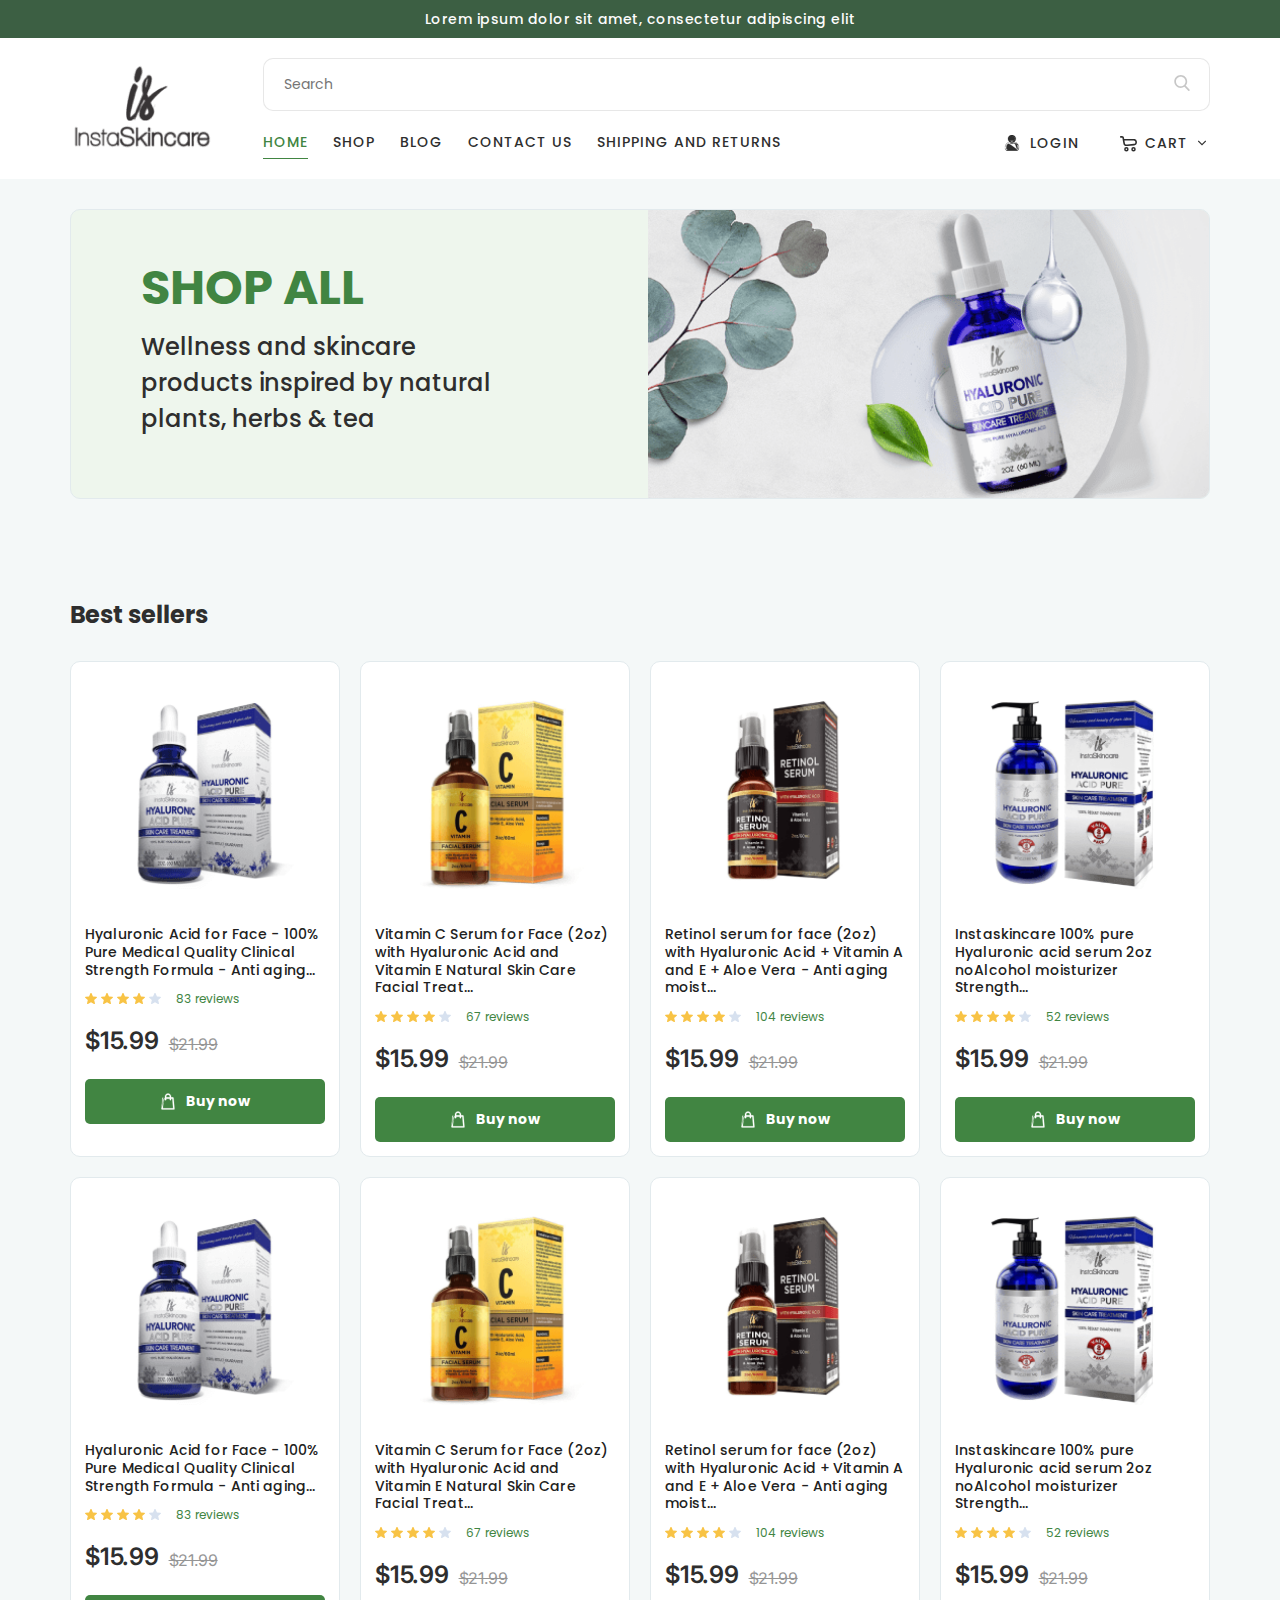
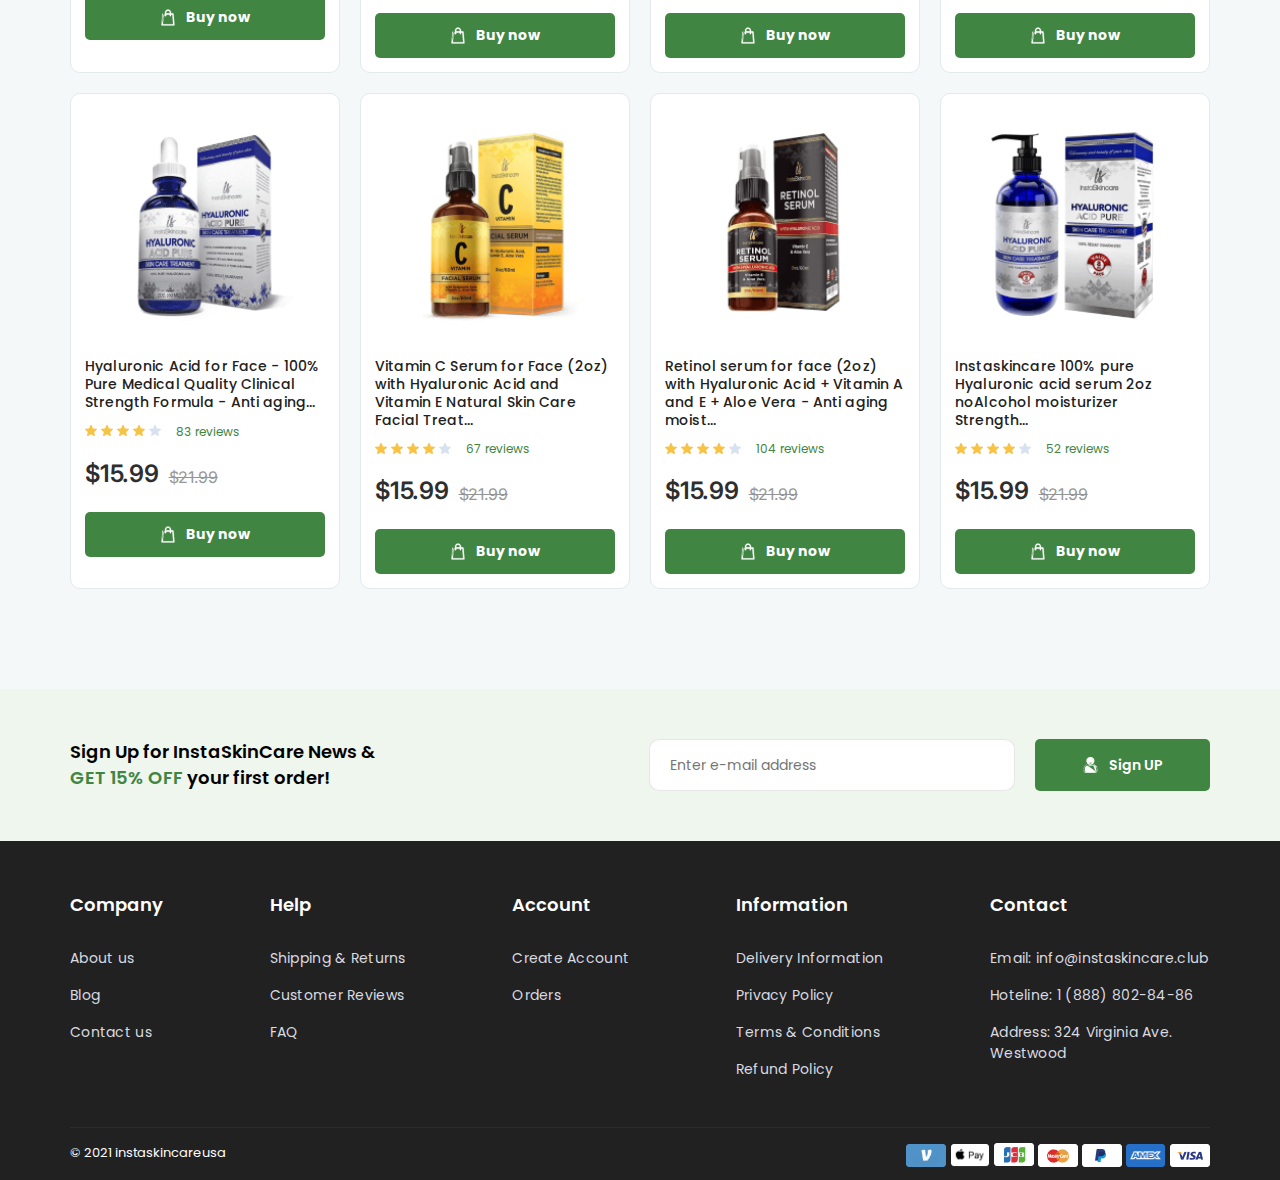
<file: app/shop.html>
<!DOCTYPE html>
<html lang="ru">
<head>
    <meta charset="UTF-8">
    <!-- Useful meta tags -->
    <meta name="viewport" content="width=device-width, initial-scale=1">
    <meta name="description" content="">
    <link rel="stylesheet" href="css/app.min.css">
    <title>Home</title>
    <link rel="preconnect" href="https://fonts.googleapis.com">
    <link rel="preconnect" href="https://fonts.gstatic.com" crossorigin>
    <link href="https://fonts.googleapis.com/css2?family=Inter:wght@100;200;300;400;500;600;700;800;900&display=swap" rel="stylesheet">
    <link href="https://fonts.googleapis.com/css2?family=Rubik:ital,wght@0,300;0,400;0,500;0,600;0,700;0,800;0,900;1,300;1,400;1,500;1,600;1,700;1,800;1,900&display=swap" rel="stylesheet">
    <link href="https://fonts.googleapis.com/css2?family=Roboto:ital,wght@0,100;0,300;0,400;0,500;0,700;0,900;1,100;1,300;1,400;1,500;1,700;1,900&display=swap" rel="stylesheet">
    <link href="https://fonts.googleapis.com/css2?family=Poppins:ital,wght@0,100;0,200;0,300;0,400;0,500;0,600;0,700;0,800;0,900;1,100;1,200;1,300;1,400;1,500;1,600;1,700;1,800;1,900&display=swap" rel="stylesheet">
    <link rel="stylesheet" href="https://unpkg.com/swiper/swiper-bundle.min.css" />
</head>
<body>
<header class="header">
    <div class="container">
        <div class="header__top">
            <span>Lorem ipsum dolor sit amet, consectetur adipiscing elit</span>
        </div>
        <div class="header__bottom">
            <div class="header__burger">
                <svg width="24" height="24" viewBox="0 0 24 24" fill="none" xmlns="http://www.w3.org/2000/svg">
                    <path d="M22.8 17.6495H1.2C0.537608 17.6495 0 18.2491 0 18.988C0 19.7268 0.537608 20.3265 1.2 20.3265H22.8C23.4624 20.3265 24 19.7268 24 18.9879C24 18.2491 23.4624 17.6495 22.8 17.6495ZM1.2 6.34694H22.8C23.4624 6.34694 24 5.74734 24 5.00848C24 4.26961 23.4624 3.67001 22.8 3.67001H1.2C0.537608 3.67006 0 4.26965 0 5.00852C0 5.74734 0.537608 6.34694 1.2 6.34694ZM22.8 10.6598H1.2C0.537608 10.6598 0 11.2594 0 11.9983C0 12.7371 0.537608 13.3367 1.2 13.3367H22.8C23.4624 13.3367 24 12.7371 24 11.9983C24 11.2594 23.4624 10.6598 22.8 10.6598Z" fill="#212121"/>
                </svg>
            </div>
            <a href="" class="header__logo">
                <img src="img/header/01.png" alt="">
            </a>
            <div class="header__right">
                <div class="header__search">
                    <input placeholder="Search" type="text">
                    <div class="header__search-button">
                        <svg width="16" height="16" viewBox="0 0 16 16" fill="none" xmlns="http://www.w3.org/2000/svg">
                            <path d="M15.4886 14.5735L11.6805 10.6129C12.6597 9.44901 13.1961 7.98455 13.1961 6.45999C13.1961 2.89801 10.2981 0 6.73612 0C3.17413 0 0.276123 2.89801 0.276123 6.45999C0.276123 10.022 3.17413 12.92 6.73612 12.92C8.07334 12.92 9.34764 12.5167 10.4371 11.751L14.2741 15.7416C14.4345 15.9082 14.6502 16 14.8813 16C15.1001 16 15.3077 15.9166 15.4653 15.7649C15.8001 15.4428 15.8107 14.9085 15.4886 14.5735ZM6.73612 1.68522C9.36899 1.68522 11.5109 3.82713 11.5109 6.45999C11.5109 9.09286 9.36899 11.2348 6.73612 11.2348C4.10325 11.2348 1.96134 9.09286 1.96134 6.45999C1.96134 3.82713 4.10325 1.68522 6.73612 1.68522Z" fill="#212121" fill-opacity="0.25"/>
                        </svg>
                    </div>
                </div>
                <div class="header__nav">
                    <div class="header__menu">
                        <a href="" class="header__link header__link_active">HOME</a>
                        <a href="" class="header__link">SHOP</a>
                        <a href="" class="header__link">BLOG</a>
                        <a href="" class="header__link">CONTACT US</a>
                        <a href="" class="header__link">SHIPPING AND RETURNS</a>
                    </div>
                    <div class="header__personal">
                        <a href="login.html" class="header__profile">
                            <div class="header__profile-img">
                                <svg width="16" height="16" viewBox="0 0 16 16" fill="none" xmlns="http://www.w3.org/2000/svg">
                                    <g clip-path="url(#clip456)">
                                        <path d="M7.88591 1.03762C7.09995 1.03762 6.45106 1.30649 5.89498 1.86258C5.33876 2.4188 5.06977 3.06781 5.06977 3.85351C5.06977 4.63946 5.33876 5.28846 5.89496 5.84455L7.88591 1.03762ZM7.88591 1.03762C8.67174 1.03762 9.32075 1.30649 9.87696 1.86257M7.88591 1.03762L9.87696 1.86257M9.87696 1.86257C10.4331 2.41879 10.702 3.06781 10.702 3.85351M9.87696 1.86257L10.702 3.85351M10.702 3.85351C10.702 4.63945 10.4331 5.28834 9.87697 5.84456M10.702 3.85351L9.87697 5.84456M9.87697 5.84456C9.87697 5.84456 9.87696 5.84457 9.87696 5.84457M9.87697 5.84456L9.87696 5.84457M9.87696 5.84457C9.32075 6.40077 8.67174 6.66964 7.88591 6.66964C7.10022 6.66964 6.45132 6.40066 5.89497 5.84455L9.87696 5.84457ZM10.6815 6.64894L10.6815 6.64894C11.4492 5.88106 11.8397 4.93901 11.8397 3.85351C11.8397 2.76838 11.4494 1.8262 10.6814 1.05808L10.6813 1.05806C9.91333 0.290304 8.97116 -0.1 7.88591 -0.1C6.80042 -0.1 5.85836 0.290304 5.09047 1.05819C4.32258 1.82608 3.93215 2.76825 3.93215 3.85351C3.93215 4.939 4.32258 5.88118 5.09047 6.64907L5.09049 6.64908C5.8586 7.41683 6.80077 7.80726 7.88591 7.80726C8.97128 7.80726 9.91346 7.41696 10.6815 6.64894Z" fill="#2E2E2E" stroke="#2E2E2E" stroke-width="0.2"/>
                                        <path d="M14.5978 11.2744L14.5978 11.2745C14.6627 11.6366 14.7069 11.9803 14.7288 12.2962M14.5978 11.2744L14.7288 12.2962M14.5978 11.2744C14.5322 10.9088 14.4476 10.5624 14.346 10.2451L14.346 10.2451M14.5978 11.2744L14.346 10.2451M14.7288 12.2962C14.7503 12.6033 14.7613 12.9236 14.7614 13.2481V13.2482C14.7614 14.1063 14.4878 14.8106 13.9411 15.3307L13.8722 15.2583M14.7288 12.2962L13.8722 15.2583M13.8722 15.2583L13.9411 15.3307C13.4023 15.8434 12.692 16.0999 11.839 16.0999H4.13489C3.28163 16.0999 2.57137 15.8434 2.03263 15.3307M13.8722 15.2583L2.03263 15.3307M14.346 10.2451C14.2403 9.91525 14.097 9.58984 13.9197 9.27824M14.346 10.2451L9.80944 8.33065M10.5157 7.99426C10.8208 7.79565 10.9788 7.72864 11.1421 7.72864C11.558 7.72864 11.9468 7.79895 12.2976 7.93774C12.6497 8.07727 12.9541 8.26855 13.2028 8.50647M10.5157 7.99426L14.2507 10.2756C14.1472 9.95251 14.0067 9.63342 13.8328 9.32763M10.5157 7.99426C10.328 8.1167 10.1084 8.2583 9.86328 8.41492L10.5157 7.99426ZM13.2028 8.50647C13.4406 8.73388 13.6525 9.01025 13.8328 9.32763M13.2028 8.50647L13.2719 8.43421C13.2719 8.43421 13.2719 8.4342 13.2719 8.4342M13.2028 8.50647L13.2719 8.4342M13.8328 9.32763L13.9197 9.27824M13.8328 9.32763L13.9197 9.27819C13.9197 9.27821 13.9197 9.27822 13.9197 9.27824M13.9197 9.27824C13.7351 8.95334 13.5174 8.66904 13.2719 8.4342M13.2719 8.4342C13.013 8.18651 12.6973 7.98858 12.3345 7.84478L12.3344 7.84476C11.9707 7.70087 11.5693 7.62864 11.1421 7.62864C10.9467 7.62864 10.7669 7.71142 10.4612 7.91046L10.4611 7.9105C10.2737 8.03273 10.0544 8.17416 9.80944 8.33065M9.80944 8.33065C9.60957 8.45798 9.33434 8.57993 8.98831 8.6917L8.98826 8.69172C8.65555 8.79938 8.31851 8.85373 7.98645 8.85373C7.65464 8.85373 7.31759 8.79938 6.98462 8.69171L6.98459 8.6917C6.63886 8.58003 6.36353 8.45807 6.16408 8.33077L9.80944 8.33065ZM2.70125 8.43434L2.70125 8.43434C2.96037 8.1864 3.27622 7.98846 3.63883 7.84489L2.70125 8.43434ZM2.70125 8.43434C2.45572 8.66928 2.23801 8.95345 2.05355 9.27824M2.70125 8.43434L1.62741 10.2453M1.62741 10.2453L1.62742 10.2453C1.73311 9.91509 1.87657 9.5898 2.05355 9.27824M1.62741 10.2453C1.52595 10.5626 1.44133 10.9088 1.3757 11.2744L1.62741 10.2453ZM2.05355 9.27824L2.1405 9.32763L2.05355 9.27825C2.05355 9.27825 2.05355 9.27824 2.05355 9.27824ZM2.03263 15.3307L2.03259 15.3307C1.4861 14.8102 1.2125 14.1062 1.2125 13.2483L2.03263 15.3307ZM13.1568 14.5065L13.1568 14.5065C13.4673 14.211 13.6236 13.8047 13.6238 13.2483C13.6236 12.9498 13.6137 12.6563 13.594 12.3757L13.5935 12.3686H13.5935C13.5743 12.0963 13.5355 11.7958 13.4781 11.4753C13.4212 11.1579 13.3486 10.8607 13.2625 10.592C13.181 10.3373 13.0694 10.0842 12.9307 9.84033L12.9306 9.84029C12.7993 9.60919 12.6493 9.41299 12.4854 9.25622L12.5546 9.18396L12.4854 9.25621C12.3353 9.11258 12.1441 8.99298 11.9157 8.90255C11.7142 8.82284 11.4869 8.77722 11.2379 8.76793C11.2054 8.78618 11.1553 8.81599 11.0825 8.86342C11.0824 8.86344 11.0824 8.86346 11.0824 8.86348L11.0278 8.77966L13.1568 14.5065ZM13.1568 14.5065C12.8381 14.8098 12.4116 14.9622 11.8389 14.9622H4.13489C3.56204 14.9622 3.13553 14.8098 2.81699 14.5067C2.50641 14.211 2.35012 13.8045 2.35012 13.2483C2.35012 12.9506 2.35994 12.6569 2.37954 12.3752L2.37955 12.3752C2.39854 12.1006 2.43745 11.7979 2.4954 11.4754L2.4954 11.4754C2.55247 11.1577 2.62496 10.8604 2.71084 10.5921C2.7925 10.3372 2.90404 10.0842 3.04261 9.8402C3.17392 9.60933 3.32395 9.41311 3.48786 9.25619L3.48786 9.25619C3.63796 9.11247 3.8291 8.993 4.05767 8.90255L4.05768 8.90255C4.25906 8.82284 4.48641 8.77722 4.73523 8.76793C4.76776 8.78617 4.81786 8.81593 4.89069 8.86343L4.89071 8.86344C5.08375 8.98924 5.30618 9.13272 5.55201 9.28972L5.55208 9.28976C5.83817 9.47216 6.20323 9.63479 6.63476 9.7741L13.1568 14.5065ZM6.16403 8.33074C5.92144 8.17572 5.70198 8.0343 5.51175 7.91036L6.16403 8.33074ZM4.83105 7.62852C4.40373 7.62852 4.00242 7.70088 3.63885 7.84489L4.83105 7.62852ZM1.37569 11.2744C1.3107 11.6361 1.26662 11.9799 1.24472 12.2965L1.37569 11.2744Z" fill="#2E2E2E" stroke="#2E2E2E" stroke-width="0.2"/>
                                    </g>
                                    <defs>
                                        <clipPath id="clip456">
                                            <rect width="16" height="16" fill="white"/>
                                        </clipPath>
                                    </defs>
                                </svg>
                            </div>
                            <div class="header__profile-top">
                                <span>LOGIN</span>
                            </div>
                        </a>
                        <div class="header__cart">
                            <div class="header__cart-img">
                                <svg width="19" height="18" viewBox="0 0 19 18" fill="none" xmlns="http://www.w3.org/2000/svg">
                                    <path d="M1.75 1.875H2.65424C3.13263 1.875 3.37183 1.875 3.56628 1.96174C3.73771 2.03821 3.88415 2.16138 3.98886 2.31717C4.10763 2.49388 4.14862 2.72954 4.23058 3.20085L4.45652 4.5M4.45652 4.5L4.99173 7.57743C5.17091 8.60771 5.26049 9.12285 5.52583 9.49395C5.75945 9.8207 6.08606 10.0695 6.46311 10.208C6.89132 10.3654 7.41176 10.315 8.45264 10.2143L14.9605 9.58447C15.2954 9.55205 15.4629 9.53585 15.6046 9.50086C16.3933 9.30603 16.9859 8.65339 17.1038 7.84952C17.125 7.70514 17.125 7.53688 17.125 7.20038V7.20038C17.125 6.84286 17.125 6.6641 17.1019 6.51329C16.9726 5.6714 16.3244 5.00372 15.4867 4.84966C15.3367 4.82206 15.158 4.81677 14.8006 4.8062L4.45652 4.5Z" stroke="#2E2E2E" stroke-width="1.6" stroke-linecap="round" stroke-linejoin="round"/>
                                    <ellipse cx="7.375" cy="14.25" rx="1.5" ry="1.5" stroke="#2E2E2E" stroke-width="1.5"/>
                                    <ellipse cx="14.5" cy="14.25" rx="1.5" ry="1.5" stroke="#2E2E2E" stroke-width="1.5"/>
                                </svg>
                            </div>
                            <div class="header__cart-top">
                                <span>CART</span>
                            </div>
                            <div class="header__cart-bottom">
                                <div class="header__cart-products">
                                    <div class="header__cart-product">
                                        <div class="header__cart-product-img">
                                            <img src="img/header/04.png" alt="">
                                        </div>
                                        <div class="header__cart-product-text">
                                            <div class="header__cart-text-left">
                                                <p>
                                                    Hyaluronic Acid for Face - 100% Pure Medical Quality Clinical Strength Formul...
                                                </p>
                                                <div class="header__cart-prices">
                                                    <span>1</span>
                                                    <span>x</span>
                                                    <span>$15.99</span>
                                                </div>
                                            </div>
                                            <div class="header__cart-remove">
                                                <svg width="10" height="10" viewBox="0 0 10 10" fill="none" xmlns="http://www.w3.org/2000/svg">
                                                    <path fill-rule="evenodd" clip-rule="evenodd" d="M4.64645 3.40745C4.84171 3.60272 5.15829 3.60272 5.35355 3.40745L8.40745 0.353553C8.60272 0.158291 8.9193 0.158291 9.11456 0.353553L9.64645 0.88544C9.84171 1.0807 9.84171 1.39728 9.64645 1.59255L6.59255 4.64645C6.39728 4.84171 6.39728 5.15829 6.59255 5.35355L9.64645 8.40745C9.84171 8.60272 9.84171 8.9193 9.64645 9.11456L9.11456 9.64645C8.9193 9.84171 8.60272 9.84171 8.40745 9.64645L5.35355 6.59255C5.15829 6.39728 4.84171 6.39728 4.64645 6.59255L1.59255 9.64645C1.39728 9.84171 1.0807 9.84171 0.88544 9.64645L0.353553 9.11456C0.158291 8.9193 0.158291 8.60272 0.353554 8.40745L3.40745 5.35355C3.60272 5.15829 3.60272 4.84171 3.40745 4.64645L0.353553 1.59255C0.158291 1.39728 0.158291 1.0807 0.353553 0.88544L0.88544 0.353553C1.0807 0.158291 1.39728 0.158291 1.59255 0.353554L4.64645 3.40745Z" fill="#DC5151"/>
                                                </svg>
                                            </div>
                                        </div>
                                    </div>
                                    <div class="header__cart-product">
                                        <div class="header__cart-product-img">
                                            <img src="img/header/04.png" alt="">
                                        </div>
                                        <div class="header__cart-product-text">
                                            <div class="header__cart-text-left">
                                                <p>
                                                    Hyaluronic Acid for Face - 100% Pure Medical Quality Clinical Strength Formul...
                                                </p>
                                                <div class="header__cart-prices">
                                                    <span>1</span>
                                                    <span>x</span>
                                                    <span>$15.99</span>
                                                </div>
                                            </div>
                                            <div class="header__cart-remove">
                                                <svg width="10" height="10" viewBox="0 0 10 10" fill="none" xmlns="http://www.w3.org/2000/svg">
                                                    <path fill-rule="evenodd" clip-rule="evenodd" d="M4.64645 3.40745C4.84171 3.60272 5.15829 3.60272 5.35355 3.40745L8.40745 0.353553C8.60272 0.158291 8.9193 0.158291 9.11456 0.353553L9.64645 0.88544C9.84171 1.0807 9.84171 1.39728 9.64645 1.59255L6.59255 4.64645C6.39728 4.84171 6.39728 5.15829 6.59255 5.35355L9.64645 8.40745C9.84171 8.60272 9.84171 8.9193 9.64645 9.11456L9.11456 9.64645C8.9193 9.84171 8.60272 9.84171 8.40745 9.64645L5.35355 6.59255C5.15829 6.39728 4.84171 6.39728 4.64645 6.59255L1.59255 9.64645C1.39728 9.84171 1.0807 9.84171 0.88544 9.64645L0.353553 9.11456C0.158291 8.9193 0.158291 8.60272 0.353554 8.40745L3.40745 5.35355C3.60272 5.15829 3.60272 4.84171 3.40745 4.64645L0.353553 1.59255C0.158291 1.39728 0.158291 1.0807 0.353553 0.88544L0.88544 0.353553C1.0807 0.158291 1.39728 0.158291 1.59255 0.353554L4.64645 3.40745Z" fill="#DC5151"/>
                                                </svg>
                                            </div>
                                        </div>
                                    </div>
                                </div>
                                <div class="header__cart-nav">
                                    <div class="header__cart-subtotal">
                                        <span>
                                            Subtotal:
                                        </span>
                                        <span>
                                            $15.99
                                        </span>
                                    </div>
                                    <div class="header__cart-buttons">
                                        <div class="header__cart-button">
                                            View cart
                                        </div>
                                        <div class="header__cart-button">
                                            Checkout
                                        </div>
                                    </div>
                                </div>
                                <div class="header__cart-desc">
                                    <div class="header__cart-desc-item">
                                        <svg width="18" height="18" viewBox="0 0 18 18" fill="none" xmlns="http://www.w3.org/2000/svg">
                                            <path d="M13.5946 10.7017C12.3435 10.7017 11.3257 11.7195 11.3257 12.9706C11.3257 14.2217 12.3435 15.2395 13.5946 15.2395C14.8459 15.2395 15.8635 14.2217 15.8635 12.9706C15.8635 11.7195 14.8457 10.7017 13.5946 10.7017ZM13.5946 14.105C12.969 14.105 12.4601 13.5962 12.4601 12.9706C12.4601 12.3449 12.969 11.8361 13.5946 11.8361C14.2202 11.8361 14.7291 12.3449 14.7291 12.9706C14.7291 13.5962 14.2202 14.105 13.5946 14.105Z" fill="black"/>
                                            <path d="M5.84264 10.7017C4.59154 10.7017 3.57373 11.7195 3.57373 12.9706C3.57373 14.2217 4.59154 15.2395 5.84264 15.2395C7.09375 15.2395 8.11156 14.2217 8.11156 12.9706C8.11156 11.7195 7.09375 10.7017 5.84264 10.7017ZM5.84264 14.105C5.217 14.105 4.70819 13.5962 4.70819 12.9706C4.70819 12.3449 5.217 11.8361 5.84264 11.8361C6.46811 11.8361 6.9771 12.3449 6.9771 12.9706C6.9771 13.5962 6.46828 14.105 5.84264 14.105Z" fill="black"/>
                                            <path d="M15.1227 4.20726C15.0263 4.01573 14.8302 3.8949 14.6158 3.8949H11.6284V5.02936H14.266L15.8106 8.10146L16.8244 7.59169L15.1227 4.20726Z" fill="black"/>
                                            <path d="M11.8926 12.4224H7.60059V13.5568H11.8926V12.4224Z" fill="black"/>
                                            <path d="M4.1405 12.4224H2.17414C1.86083 12.4224 1.60693 12.6763 1.60693 12.9896C1.60693 13.3029 1.86087 13.5568 2.17414 13.5568H4.14054C4.45385 13.5568 4.70775 13.3029 4.70775 12.9896C4.70775 12.6763 4.45382 12.4224 4.1405 12.4224Z" fill="black"/>
                                            <path d="M17.8806 8.95461L16.7649 7.51763C16.6577 7.37922 16.4923 7.29829 16.317 7.29829H12.1951V3.32771C12.1951 3.0144 11.9412 2.7605 11.6279 2.7605H2.17414C1.86083 2.7605 1.60693 3.01443 1.60693 3.32771C1.60693 3.64099 1.86087 3.89492 2.17414 3.89492H11.0607V7.8655C11.0607 8.17881 11.3146 8.43271 11.6279 8.43271H16.0392L16.8653 9.49682V12.4222H15.2959C14.9826 12.4222 14.7287 12.6761 14.7287 12.9894C14.7287 13.3027 14.9827 13.5566 15.2959 13.5566H17.4325C17.7458 13.5566 17.9997 13.3027 17.9997 12.9894V9.30251C17.9997 9.17658 17.9578 9.05406 17.8806 8.95461Z" fill="black"/>
                                            <path d="M4.10274 9.54834H1.49348C1.18017 9.54834 0.92627 9.80227 0.92627 10.1156C0.92627 10.4289 1.1802 10.6828 1.49348 10.6828H4.10271C4.41602 10.6828 4.66992 10.4288 4.66992 10.1156C4.66995 9.80227 4.41602 9.54834 4.10274 9.54834Z" fill="black"/>
                                            <path d="M5.40756 7.31714H0.567211C0.253934 7.31714 0 7.57107 0 7.88438C0 8.1977 0.253934 8.4516 0.567211 8.4516H5.40756C5.72087 8.4516 5.97477 8.19766 5.97477 7.88438C5.97477 7.57111 5.72087 7.31714 5.40756 7.31714Z" fill="black"/>
                                            <path d="M6.33383 5.08618H1.49348C1.18017 5.08618 0.92627 5.34012 0.92627 5.65339C0.92627 5.96671 1.1802 6.2206 1.49348 6.2206H6.33383C6.64714 6.2206 6.90104 5.96667 6.90104 5.65339C6.90107 5.34012 6.64714 5.08618 6.33383 5.08618Z" fill="black"/>
                                        </svg>
                                        <p>
                                            <span>Fast Shipping!</span> Orders ship within 48 hours.
                                        </p>
                                    </div>
                                    <div class="header__cart-desc-item">
                                        <svg width="18" height="18" viewBox="0 0 18 18" fill="none" xmlns="http://www.w3.org/2000/svg">
                                            <g clip-path="url(#clip0)">
                                                <path d="M16.543 4.63467C16.5338 4.1487 16.5249 3.6896 16.5249 3.24546C16.5249 2.89751 16.2429 2.61542 15.8949 2.61542C13.2004 2.61542 11.1489 1.84105 9.43885 0.178398C9.19422 -0.0595079 8.80494 -0.0594239 8.5604 0.178398C6.85054 1.84105 4.79936 2.61542 2.10503 2.61542C1.75707 2.61542 1.47498 2.89751 1.47498 3.24546C1.47498 3.68969 1.46624 4.14895 1.45692 4.63501C1.37056 9.15756 1.25228 15.3514 8.79326 17.9653C8.86013 17.9885 8.92986 18.0001 8.99958 18.0001C9.06931 18.0001 9.13912 17.9885 9.2059 17.9653C16.7475 15.3513 16.6294 9.15731 16.543 4.63467ZM8.99967 16.7014C2.53228 14.352 2.63007 9.20536 2.71684 4.65903C2.72205 4.38618 2.72709 4.12173 2.73062 3.86249C5.25417 3.75597 7.27216 2.99126 8.99967 1.48637C10.7273 2.99126 12.7457 3.75605 15.2694 3.86249C15.2729 4.12165 15.2779 4.38593 15.2832 4.65861C15.3699 9.20511 15.4676 14.3519 8.99967 16.7014Z" fill="black"/>
                                                <path d="M11.1695 6.81133L8.12852 9.85211L6.83088 8.55446C6.58483 8.30849 6.18588 8.30849 5.93991 8.55446C5.69386 8.8006 5.69386 9.19946 5.93991 9.44552L7.68304 11.1886C7.80602 11.3116 7.96732 11.3731 8.12852 11.3731C8.28973 11.3731 8.45102 11.3116 8.57401 11.1886L12.0603 7.70238C12.3065 7.45633 12.3065 7.05738 12.0604 6.81141C11.8145 6.56536 11.4155 6.56528 11.1695 6.81133Z" fill="black"/>
                                            </g>
                                            <defs>
                                                <clipPath id="clip0">
                                                    <rect width="18" height="18" fill="white"/>
                                                </clipPath>
                                            </defs>
                                        </svg>
                                        <p><span>Order with confidence.</span> We have a 90 day love it guarantee. If you don’t love your experience with any SkinnyFit product, we’ll refund you—even if you send us an empty container!</p>
                                    </div>
                                </div>
                            </div>
                        </div>
                    </div>
                </div>
            </div>
        </div>
        <div class="header__mob">
            <div class="header__mob-wrapper">
                <div class="header__mob-search">
                    <input type="text" placeholder="Search">
                    <div class="header__bom-search-btn">
                        <svg width="16" height="16" viewBox="0 0 16 16" fill="none" xmlns="http://www.w3.org/2000/svg">
                            <path d="M15.4886 14.5735L11.6805 10.6129C12.6597 9.44901 13.1961 7.98455 13.1961 6.45999C13.1961 2.89801 10.2981 0 6.73612 0C3.17413 0 0.276123 2.89801 0.276123 6.45999C0.276123 10.022 3.17413 12.92 6.73612 12.92C8.07334 12.92 9.34764 12.5167 10.4371 11.751L14.2741 15.7416C14.4345 15.9082 14.6502 16 14.8813 16C15.1001 16 15.3077 15.9166 15.4653 15.7649C15.8001 15.4428 15.8107 14.9085 15.4886 14.5735ZM6.73612 1.68522C9.36899 1.68522 11.5109 3.82713 11.5109 6.45999C11.5109 9.09286 9.36899 11.2348 6.73612 11.2348C4.10325 11.2348 1.96134 9.09286 1.96134 6.45999C1.96134 3.82713 4.10325 1.68522 6.73612 1.68522Z" fill="#212121" fill-opacity="0.25"/>
                        </svg>
                    </div>
                </div>
                <nav>
                    <ul class="header__mob-menu">
                        <li class="header__mob-link header__mob-link_active">
                            <a href="">
                                HOME
                            </a>
                        </li>
                        <li class="header__mob-link">
                            <a href="">
                                SHOP
                            </a>
                        </li>
                        <li class="header__mob-link">
                            <a href="">
                                BLOG
                            </a>
                        </li>
                        <li class="header__mob-link">
                            <a href="">
                                CONTACT US
                            </a>
                        </li>
                        <li class="header__mob-link">
                            <a href="">
                                SHIPPING AND RETURN
                            </a>
                        </li>
                    </ul>
                </nav>
                <a href="login.html" class="header__mob-login">
                    <svg width="16" height="16" viewBox="0 0 16 16" fill="none" xmlns="http://www.w3.org/2000/svg">
                        <g clip-path="url(#clip456)">
                            <path d="M7.88591 1.03762C7.09995 1.03762 6.45106 1.30649 5.89498 1.86258C5.33876 2.4188 5.06977 3.06781 5.06977 3.85351C5.06977 4.63946 5.33876 5.28846 5.89496 5.84455L7.88591 1.03762ZM7.88591 1.03762C8.67174 1.03762 9.32075 1.30649 9.87696 1.86257M7.88591 1.03762L9.87696 1.86257M9.87696 1.86257C10.4331 2.41879 10.702 3.06781 10.702 3.85351M9.87696 1.86257L10.702 3.85351M10.702 3.85351C10.702 4.63945 10.4331 5.28834 9.87697 5.84456M10.702 3.85351L9.87697 5.84456M9.87697 5.84456C9.87697 5.84456 9.87696 5.84457 9.87696 5.84457M9.87697 5.84456L9.87696 5.84457M9.87696 5.84457C9.32075 6.40077 8.67174 6.66964 7.88591 6.66964C7.10022 6.66964 6.45132 6.40066 5.89497 5.84455L9.87696 5.84457ZM10.6815 6.64894L10.6815 6.64894C11.4492 5.88106 11.8397 4.93901 11.8397 3.85351C11.8397 2.76838 11.4494 1.8262 10.6814 1.05808L10.6813 1.05806C9.91333 0.290304 8.97116 -0.1 7.88591 -0.1C6.80042 -0.1 5.85836 0.290304 5.09047 1.05819C4.32258 1.82608 3.93215 2.76825 3.93215 3.85351C3.93215 4.939 4.32258 5.88118 5.09047 6.64907L5.09049 6.64908C5.8586 7.41683 6.80077 7.80726 7.88591 7.80726C8.97128 7.80726 9.91346 7.41696 10.6815 6.64894Z" fill="#2E2E2E" stroke="#2E2E2E" stroke-width="0.2"/>
                            <path d="M14.5978 11.2744L14.5978 11.2745C14.6627 11.6366 14.7069 11.9803 14.7288 12.2962M14.5978 11.2744L14.7288 12.2962M14.5978 11.2744C14.5322 10.9088 14.4476 10.5624 14.346 10.2451L14.346 10.2451M14.5978 11.2744L14.346 10.2451M14.7288 12.2962C14.7503 12.6033 14.7613 12.9236 14.7614 13.2481V13.2482C14.7614 14.1063 14.4878 14.8106 13.9411 15.3307L13.8722 15.2583M14.7288 12.2962L13.8722 15.2583M13.8722 15.2583L13.9411 15.3307C13.4023 15.8434 12.692 16.0999 11.839 16.0999H4.13489C3.28163 16.0999 2.57137 15.8434 2.03263 15.3307M13.8722 15.2583L2.03263 15.3307M14.346 10.2451C14.2403 9.91525 14.097 9.58984 13.9197 9.27824M14.346 10.2451L9.80944 8.33065M10.5157 7.99426C10.8208 7.79565 10.9788 7.72864 11.1421 7.72864C11.558 7.72864 11.9468 7.79895 12.2976 7.93774C12.6497 8.07727 12.9541 8.26855 13.2028 8.50647M10.5157 7.99426L14.2507 10.2756C14.1472 9.95251 14.0067 9.63342 13.8328 9.32763M10.5157 7.99426C10.328 8.1167 10.1084 8.2583 9.86328 8.41492L10.5157 7.99426ZM13.2028 8.50647C13.4406 8.73388 13.6525 9.01025 13.8328 9.32763M13.2028 8.50647L13.2719 8.43421C13.2719 8.43421 13.2719 8.4342 13.2719 8.4342M13.2028 8.50647L13.2719 8.4342M13.8328 9.32763L13.9197 9.27824M13.8328 9.32763L13.9197 9.27819C13.9197 9.27821 13.9197 9.27822 13.9197 9.27824M13.9197 9.27824C13.7351 8.95334 13.5174 8.66904 13.2719 8.4342M13.2719 8.4342C13.013 8.18651 12.6973 7.98858 12.3345 7.84478L12.3344 7.84476C11.9707 7.70087 11.5693 7.62864 11.1421 7.62864C10.9467 7.62864 10.7669 7.71142 10.4612 7.91046L10.4611 7.9105C10.2737 8.03273 10.0544 8.17416 9.80944 8.33065M9.80944 8.33065C9.60957 8.45798 9.33434 8.57993 8.98831 8.6917L8.98826 8.69172C8.65555 8.79938 8.31851 8.85373 7.98645 8.85373C7.65464 8.85373 7.31759 8.79938 6.98462 8.69171L6.98459 8.6917C6.63886 8.58003 6.36353 8.45807 6.16408 8.33077L9.80944 8.33065ZM2.70125 8.43434L2.70125 8.43434C2.96037 8.1864 3.27622 7.98846 3.63883 7.84489L2.70125 8.43434ZM2.70125 8.43434C2.45572 8.66928 2.23801 8.95345 2.05355 9.27824M2.70125 8.43434L1.62741 10.2453M1.62741 10.2453L1.62742 10.2453C1.73311 9.91509 1.87657 9.5898 2.05355 9.27824M1.62741 10.2453C1.52595 10.5626 1.44133 10.9088 1.3757 11.2744L1.62741 10.2453ZM2.05355 9.27824L2.1405 9.32763L2.05355 9.27825C2.05355 9.27825 2.05355 9.27824 2.05355 9.27824ZM2.03263 15.3307L2.03259 15.3307C1.4861 14.8102 1.2125 14.1062 1.2125 13.2483L2.03263 15.3307ZM13.1568 14.5065L13.1568 14.5065C13.4673 14.211 13.6236 13.8047 13.6238 13.2483C13.6236 12.9498 13.6137 12.6563 13.594 12.3757L13.5935 12.3686H13.5935C13.5743 12.0963 13.5355 11.7958 13.4781 11.4753C13.4212 11.1579 13.3486 10.8607 13.2625 10.592C13.181 10.3373 13.0694 10.0842 12.9307 9.84033L12.9306 9.84029C12.7993 9.60919 12.6493 9.41299 12.4854 9.25622L12.5546 9.18396L12.4854 9.25621C12.3353 9.11258 12.1441 8.99298 11.9157 8.90255C11.7142 8.82284 11.4869 8.77722 11.2379 8.76793C11.2054 8.78618 11.1553 8.81599 11.0825 8.86342C11.0824 8.86344 11.0824 8.86346 11.0824 8.86348L11.0278 8.77966L13.1568 14.5065ZM13.1568 14.5065C12.8381 14.8098 12.4116 14.9622 11.8389 14.9622H4.13489C3.56204 14.9622 3.13553 14.8098 2.81699 14.5067C2.50641 14.211 2.35012 13.8045 2.35012 13.2483C2.35012 12.9506 2.35994 12.6569 2.37954 12.3752L2.37955 12.3752C2.39854 12.1006 2.43745 11.7979 2.4954 11.4754L2.4954 11.4754C2.55247 11.1577 2.62496 10.8604 2.71084 10.5921C2.7925 10.3372 2.90404 10.0842 3.04261 9.8402C3.17392 9.60933 3.32395 9.41311 3.48786 9.25619L3.48786 9.25619C3.63796 9.11247 3.8291 8.993 4.05767 8.90255L4.05768 8.90255C4.25906 8.82284 4.48641 8.77722 4.73523 8.76793C4.76776 8.78617 4.81786 8.81593 4.89069 8.86343L4.89071 8.86344C5.08375 8.98924 5.30618 9.13272 5.55201 9.28972L5.55208 9.28976C5.83817 9.47216 6.20323 9.63479 6.63476 9.7741L13.1568 14.5065ZM6.16403 8.33074C5.92144 8.17572 5.70198 8.0343 5.51175 7.91036L6.16403 8.33074ZM4.83105 7.62852C4.40373 7.62852 4.00242 7.70088 3.63885 7.84489L4.83105 7.62852ZM1.37569 11.2744C1.3107 11.6361 1.26662 11.9799 1.24472 12.2965L1.37569 11.2744Z" fill="#2E2E2E" stroke="#2E2E2E" stroke-width="0.2"/>
                        </g>
                        <defs>
                            <clipPath id="clip456">
                                <rect width="16" height="16" fill="white"/>
                            </clipPath>
                        </defs>
                    </svg>
                    <span>
                        LOGIN
                    </span>
                </a>
            </div>

        </div>
    </div>
</header>
<main class="main">
    <section class="shop">
        <div class="container">
            <div class="shop__text">
                <h1>SHOP ALL</h1>
                <p>Wellness and skincare products inspired by natural plants, herbs & tea</p>
            </div>
            <div class="shop__img">
                <img src="img/shop/01.png" alt="">
            </div>
        </div>
    </section>
    <section class="featured">
        <div class="container">
            <div class="featured__top">
                <h1>Best sellers</h1>
            </div>
            <div class="featured__all">
                <div class="featured__item">
                    <a href="" class="featured__img">
                        <img src="img/featured/01.png" alt="">
                    </a>
                    <div class="featured__text">
                        <p class="featured-desc">
                            Hyaluronic Acid for Face - 100% Pure Medical Quality Clinical Strength Formula - Anti aging...
                        </p>
                        <div class="featured__customer">
                            <div class="featured__stars">
                                <div class="featured__star featured__star_active">
                                    <svg width="12" height="11" viewBox="0 0 12 11" fill="none" xmlns="http://www.w3.org/2000/svg">
                                        <path d="M11.9687 4.15677C11.8901 3.92434 11.6746 3.75926 11.4196 3.73728L7.95612 3.43646L6.58655 0.370181C6.48556 0.145463 6.25558 0 6.00005 0C5.74452 0 5.51453 0.145463 5.41355 0.370707L4.04398 3.43646L0.579907 3.73728C0.325385 3.75979 0.110414 3.92434 0.0314018 4.15677C-0.0476101 4.38919 0.0253592 4.64413 0.217899 4.80483L2.83591 7.00104L2.06392 10.2539C2.00743 10.493 2.10448 10.7403 2.31194 10.8837C2.42346 10.9608 2.55392 11 2.68549 11C2.79892 11 2.91144 10.9708 3.01243 10.913L6.00005 9.20497L8.98657 10.913C9.20511 11.0387 9.4806 11.0272 9.6876 10.8837C9.89516 10.7398 9.99212 10.4925 9.93563 10.2539L9.16364 7.00104L11.7816 4.80526C11.9742 4.64413 12.0477 4.38963 11.9687 4.15677Z" fill="#D7E1EF"/>
                                    </svg>
                                </div>
                                <div class="featured__star featured__star_active">
                                    <svg width="12" height="11" viewBox="0 0 12 11" fill="none" xmlns="http://www.w3.org/2000/svg">
                                        <path d="M11.9687 4.15677C11.8901 3.92434 11.6746 3.75926 11.4196 3.73728L7.95612 3.43646L6.58655 0.370181C6.48556 0.145463 6.25558 0 6.00005 0C5.74452 0 5.51453 0.145463 5.41355 0.370707L4.04398 3.43646L0.579907 3.73728C0.325385 3.75979 0.110414 3.92434 0.0314018 4.15677C-0.0476101 4.38919 0.0253592 4.64413 0.217899 4.80483L2.83591 7.00104L2.06392 10.2539C2.00743 10.493 2.10448 10.7403 2.31194 10.8837C2.42346 10.9608 2.55392 11 2.68549 11C2.79892 11 2.91144 10.9708 3.01243 10.913L6.00005 9.20497L8.98657 10.913C9.20511 11.0387 9.4806 11.0272 9.6876 10.8837C9.89516 10.7398 9.99212 10.4925 9.93563 10.2539L9.16364 7.00104L11.7816 4.80526C11.9742 4.64413 12.0477 4.38963 11.9687 4.15677Z" fill="#D7E1EF"/>
                                    </svg>
                                </div>
                                <div class="featured__star featured__star_active">
                                    <svg width="12" height="11" viewBox="0 0 12 11" fill="none" xmlns="http://www.w3.org/2000/svg">
                                        <path d="M11.9687 4.15677C11.8901 3.92434 11.6746 3.75926 11.4196 3.73728L7.95612 3.43646L6.58655 0.370181C6.48556 0.145463 6.25558 0 6.00005 0C5.74452 0 5.51453 0.145463 5.41355 0.370707L4.04398 3.43646L0.579907 3.73728C0.325385 3.75979 0.110414 3.92434 0.0314018 4.15677C-0.0476101 4.38919 0.0253592 4.64413 0.217899 4.80483L2.83591 7.00104L2.06392 10.2539C2.00743 10.493 2.10448 10.7403 2.31194 10.8837C2.42346 10.9608 2.55392 11 2.68549 11C2.79892 11 2.91144 10.9708 3.01243 10.913L6.00005 9.20497L8.98657 10.913C9.20511 11.0387 9.4806 11.0272 9.6876 10.8837C9.89516 10.7398 9.99212 10.4925 9.93563 10.2539L9.16364 7.00104L11.7816 4.80526C11.9742 4.64413 12.0477 4.38963 11.9687 4.15677Z" fill="#D7E1EF"/>
                                    </svg>
                                </div>
                                <div class="featured__star featured__star_active">
                                    <svg width="12" height="11" viewBox="0 0 12 11" fill="none" xmlns="http://www.w3.org/2000/svg">
                                        <path d="M11.9687 4.15677C11.8901 3.92434 11.6746 3.75926 11.4196 3.73728L7.95612 3.43646L6.58655 0.370181C6.48556 0.145463 6.25558 0 6.00005 0C5.74452 0 5.51453 0.145463 5.41355 0.370707L4.04398 3.43646L0.579907 3.73728C0.325385 3.75979 0.110414 3.92434 0.0314018 4.15677C-0.0476101 4.38919 0.0253592 4.64413 0.217899 4.80483L2.83591 7.00104L2.06392 10.2539C2.00743 10.493 2.10448 10.7403 2.31194 10.8837C2.42346 10.9608 2.55392 11 2.68549 11C2.79892 11 2.91144 10.9708 3.01243 10.913L6.00005 9.20497L8.98657 10.913C9.20511 11.0387 9.4806 11.0272 9.6876 10.8837C9.89516 10.7398 9.99212 10.4925 9.93563 10.2539L9.16364 7.00104L11.7816 4.80526C11.9742 4.64413 12.0477 4.38963 11.9687 4.15677Z" fill="#D7E1EF"/>
                                    </svg>
                                </div>
                                <div class="featured__star">
                                    <svg width="12" height="11" viewBox="0 0 12 11" fill="none" xmlns="http://www.w3.org/2000/svg">
                                        <path d="M11.9687 4.15677C11.8901 3.92434 11.6746 3.75926 11.4196 3.73728L7.95612 3.43646L6.58655 0.370181C6.48556 0.145463 6.25558 0 6.00005 0C5.74452 0 5.51453 0.145463 5.41355 0.370707L4.04398 3.43646L0.579907 3.73728C0.325385 3.75979 0.110414 3.92434 0.0314018 4.15677C-0.0476101 4.38919 0.0253592 4.64413 0.217899 4.80483L2.83591 7.00104L2.06392 10.2539C2.00743 10.493 2.10448 10.7403 2.31194 10.8837C2.42346 10.9608 2.55392 11 2.68549 11C2.79892 11 2.91144 10.9708 3.01243 10.913L6.00005 9.20497L8.98657 10.913C9.20511 11.0387 9.4806 11.0272 9.6876 10.8837C9.89516 10.7398 9.99212 10.4925 9.93563 10.2539L9.16364 7.00104L11.7816 4.80526C11.9742 4.64413 12.0477 4.38963 11.9687 4.15677Z" fill="#D7E1EF"/>
                                    </svg>
                                </div>
                            </div>
                            <div class="featured__reviews">
                                <span>83</span>
                                <span>reviews</span>
                            </div>
                        </div>
                        <div class="featured__price">
                            <div class="featured__price-now">$15.99</div>
                            <div class="featured__price-old">$21.99</div>
                        </div>
                        <a href="" class="featured__button">
                            <svg width="16" height="17" viewBox="0 0 16 17" fill="none" xmlns="http://www.w3.org/2000/svg">
                                <path d="M1.50257 15.8657L1.50257 15.8657L2.44873 4.98043L2.44873 4.98042L2.54836 4.98908C2.57408 4.69298 2.8143 4.46617 3.10204 4.46617L1.50257 15.8657ZM1.50257 15.8657C1.48631 16.0532 1.54695 16.2396 1.67074 16.3794C1.79466 16.5194 1.97064 16.5999 2.15588 16.5999H13.8616H13.8616H13.8616H13.8616H13.8616H13.8616H13.8617H13.8617H13.8617H13.8617H13.8617H13.8617H13.8617H13.8618H13.8618H13.8618H13.8618H13.8618H13.8619H13.8619H13.8619H13.8619H13.8619H13.8619H13.862H13.862H13.862H13.862H13.862H13.862H13.8621H13.8621H13.8621H13.8621H13.8621H13.8621H13.8621H13.8622H13.8622H13.8622H13.8622H13.8622H13.8622H13.8623H13.8623H13.8623H13.8623H13.8623H13.8623H13.8624H13.8624H13.8624H13.8624H13.8624H13.8624H13.8625H13.8625H13.8625H13.8625H13.8625H13.8625H13.8626H13.8626H13.8626H13.8626H13.8626H13.8626H13.8627H13.8627H13.8627H13.8627H13.8627H13.8627H13.8628H13.8628H13.8628H13.8628H13.8628H13.8628H13.8629H13.8629H13.8629H13.8629H13.8629H13.8629H13.863H13.863H13.863H13.863H13.863H13.863C14.2284 16.5999 14.5189 16.2949 14.5189 15.9256L14.5189 15.9254C14.5189 15.8897 14.5161 15.8542 14.5108 15.8196L13.5686 4.98042C13.5387 4.63531 13.2576 4.36617 12.9153 4.36617H11.0718V3.56064C11.0718 1.82087 9.70107 0.4 8.00924 0.4C6.31747 0.4 4.94691 1.82088 4.94691 3.56064V4.36617L1.50257 15.8657ZM6.25873 3.56064C6.25873 2.55845 7.04717 1.74857 8.00931 1.74857C8.97154 1.74857 9.76005 2.55846 9.76005 3.56064V4.36617H6.25873V3.56064ZM12.3155 5.71475L13.1444 15.2514H2.87304L3.70198 5.71475H4.94691V6.64172C4.94691 7.01101 5.23746 7.31601 5.60282 7.31601C5.96818 7.31601 6.25873 7.01101 6.25873 6.64172V5.71475H9.76005V6.64172C9.76005 7.01101 10.0506 7.31601 10.416 7.31601C10.7813 7.31601 11.0719 7.01101 11.0719 6.64172V5.71475H12.3155Z" fill="white" stroke="white" stroke-width="0.2"/>
                            </svg>
                            <span>Buy now</span>
                        </a>
                    </div>
                </div>
                <div class="featured__item">
                    <a href="" class="featured__img">
                        <img src="img/featured/02.png" alt="">
                    </a>
                    <div class="featured__text">
                        <p class="featured-desc">
                            Vitamin C Serum for Face (2oz) with Hyaluronic Acid and Vitamin E Natural Skin Care Facial Treat...
                        </p>
                        <div class="featured__customer">
                            <div class="featured__stars">
                                <div class="featured__star featured__star_active">
                                    <svg width="12" height="11" viewBox="0 0 12 11" fill="none" xmlns="http://www.w3.org/2000/svg">
                                        <path d="M11.9687 4.15677C11.8901 3.92434 11.6746 3.75926 11.4196 3.73728L7.95612 3.43646L6.58655 0.370181C6.48556 0.145463 6.25558 0 6.00005 0C5.74452 0 5.51453 0.145463 5.41355 0.370707L4.04398 3.43646L0.579907 3.73728C0.325385 3.75979 0.110414 3.92434 0.0314018 4.15677C-0.0476101 4.38919 0.0253592 4.64413 0.217899 4.80483L2.83591 7.00104L2.06392 10.2539C2.00743 10.493 2.10448 10.7403 2.31194 10.8837C2.42346 10.9608 2.55392 11 2.68549 11C2.79892 11 2.91144 10.9708 3.01243 10.913L6.00005 9.20497L8.98657 10.913C9.20511 11.0387 9.4806 11.0272 9.6876 10.8837C9.89516 10.7398 9.99212 10.4925 9.93563 10.2539L9.16364 7.00104L11.7816 4.80526C11.9742 4.64413 12.0477 4.38963 11.9687 4.15677Z" fill="#D7E1EF"/>
                                    </svg>
                                </div>
                                <div class="featured__star featured__star_active">
                                    <svg width="12" height="11" viewBox="0 0 12 11" fill="none" xmlns="http://www.w3.org/2000/svg">
                                        <path d="M11.9687 4.15677C11.8901 3.92434 11.6746 3.75926 11.4196 3.73728L7.95612 3.43646L6.58655 0.370181C6.48556 0.145463 6.25558 0 6.00005 0C5.74452 0 5.51453 0.145463 5.41355 0.370707L4.04398 3.43646L0.579907 3.73728C0.325385 3.75979 0.110414 3.92434 0.0314018 4.15677C-0.0476101 4.38919 0.0253592 4.64413 0.217899 4.80483L2.83591 7.00104L2.06392 10.2539C2.00743 10.493 2.10448 10.7403 2.31194 10.8837C2.42346 10.9608 2.55392 11 2.68549 11C2.79892 11 2.91144 10.9708 3.01243 10.913L6.00005 9.20497L8.98657 10.913C9.20511 11.0387 9.4806 11.0272 9.6876 10.8837C9.89516 10.7398 9.99212 10.4925 9.93563 10.2539L9.16364 7.00104L11.7816 4.80526C11.9742 4.64413 12.0477 4.38963 11.9687 4.15677Z" fill="#D7E1EF"/>
                                    </svg>
                                </div>
                                <div class="featured__star featured__star_active">
                                    <svg width="12" height="11" viewBox="0 0 12 11" fill="none" xmlns="http://www.w3.org/2000/svg">
                                        <path d="M11.9687 4.15677C11.8901 3.92434 11.6746 3.75926 11.4196 3.73728L7.95612 3.43646L6.58655 0.370181C6.48556 0.145463 6.25558 0 6.00005 0C5.74452 0 5.51453 0.145463 5.41355 0.370707L4.04398 3.43646L0.579907 3.73728C0.325385 3.75979 0.110414 3.92434 0.0314018 4.15677C-0.0476101 4.38919 0.0253592 4.64413 0.217899 4.80483L2.83591 7.00104L2.06392 10.2539C2.00743 10.493 2.10448 10.7403 2.31194 10.8837C2.42346 10.9608 2.55392 11 2.68549 11C2.79892 11 2.91144 10.9708 3.01243 10.913L6.00005 9.20497L8.98657 10.913C9.20511 11.0387 9.4806 11.0272 9.6876 10.8837C9.89516 10.7398 9.99212 10.4925 9.93563 10.2539L9.16364 7.00104L11.7816 4.80526C11.9742 4.64413 12.0477 4.38963 11.9687 4.15677Z" fill="#D7E1EF"/>
                                    </svg>
                                </div>
                                <div class="featured__star featured__star_active">
                                    <svg width="12" height="11" viewBox="0 0 12 11" fill="none" xmlns="http://www.w3.org/2000/svg">
                                        <path d="M11.9687 4.15677C11.8901 3.92434 11.6746 3.75926 11.4196 3.73728L7.95612 3.43646L6.58655 0.370181C6.48556 0.145463 6.25558 0 6.00005 0C5.74452 0 5.51453 0.145463 5.41355 0.370707L4.04398 3.43646L0.579907 3.73728C0.325385 3.75979 0.110414 3.92434 0.0314018 4.15677C-0.0476101 4.38919 0.0253592 4.64413 0.217899 4.80483L2.83591 7.00104L2.06392 10.2539C2.00743 10.493 2.10448 10.7403 2.31194 10.8837C2.42346 10.9608 2.55392 11 2.68549 11C2.79892 11 2.91144 10.9708 3.01243 10.913L6.00005 9.20497L8.98657 10.913C9.20511 11.0387 9.4806 11.0272 9.6876 10.8837C9.89516 10.7398 9.99212 10.4925 9.93563 10.2539L9.16364 7.00104L11.7816 4.80526C11.9742 4.64413 12.0477 4.38963 11.9687 4.15677Z" fill="#D7E1EF"/>
                                    </svg>
                                </div>
                                <div class="featured__star">
                                    <svg width="12" height="11" viewBox="0 0 12 11" fill="none" xmlns="http://www.w3.org/2000/svg">
                                        <path d="M11.9687 4.15677C11.8901 3.92434 11.6746 3.75926 11.4196 3.73728L7.95612 3.43646L6.58655 0.370181C6.48556 0.145463 6.25558 0 6.00005 0C5.74452 0 5.51453 0.145463 5.41355 0.370707L4.04398 3.43646L0.579907 3.73728C0.325385 3.75979 0.110414 3.92434 0.0314018 4.15677C-0.0476101 4.38919 0.0253592 4.64413 0.217899 4.80483L2.83591 7.00104L2.06392 10.2539C2.00743 10.493 2.10448 10.7403 2.31194 10.8837C2.42346 10.9608 2.55392 11 2.68549 11C2.79892 11 2.91144 10.9708 3.01243 10.913L6.00005 9.20497L8.98657 10.913C9.20511 11.0387 9.4806 11.0272 9.6876 10.8837C9.89516 10.7398 9.99212 10.4925 9.93563 10.2539L9.16364 7.00104L11.7816 4.80526C11.9742 4.64413 12.0477 4.38963 11.9687 4.15677Z" fill="#D7E1EF"/>
                                    </svg>
                                </div>
                            </div>
                            <div class="featured__reviews">
                                <span>67</span>
                                <span>reviews</span>
                            </div>
                        </div>
                        <div class="featured__price">
                            <div class="featured__price-now">$15.99</div>
                            <div class="featured__price-old">$21.99</div>
                        </div>
                        <a href="" class="featured__button">
                            <svg width="16" height="17" viewBox="0 0 16 17" fill="none" xmlns="http://www.w3.org/2000/svg">
                                <path d="M1.50257 15.8657L1.50257 15.8657L2.44873 4.98043L2.44873 4.98042L2.54836 4.98908C2.57408 4.69298 2.8143 4.46617 3.10204 4.46617L1.50257 15.8657ZM1.50257 15.8657C1.48631 16.0532 1.54695 16.2396 1.67074 16.3794C1.79466 16.5194 1.97064 16.5999 2.15588 16.5999H13.8616H13.8616H13.8616H13.8616H13.8616H13.8616H13.8617H13.8617H13.8617H13.8617H13.8617H13.8617H13.8617H13.8618H13.8618H13.8618H13.8618H13.8618H13.8619H13.8619H13.8619H13.8619H13.8619H13.8619H13.862H13.862H13.862H13.862H13.862H13.862H13.8621H13.8621H13.8621H13.8621H13.8621H13.8621H13.8621H13.8622H13.8622H13.8622H13.8622H13.8622H13.8622H13.8623H13.8623H13.8623H13.8623H13.8623H13.8623H13.8624H13.8624H13.8624H13.8624H13.8624H13.8624H13.8625H13.8625H13.8625H13.8625H13.8625H13.8625H13.8626H13.8626H13.8626H13.8626H13.8626H13.8626H13.8627H13.8627H13.8627H13.8627H13.8627H13.8627H13.8628H13.8628H13.8628H13.8628H13.8628H13.8628H13.8629H13.8629H13.8629H13.8629H13.8629H13.8629H13.863H13.863H13.863H13.863H13.863H13.863C14.2284 16.5999 14.5189 16.2949 14.5189 15.9256L14.5189 15.9254C14.5189 15.8897 14.5161 15.8542 14.5108 15.8196L13.5686 4.98042C13.5387 4.63531 13.2576 4.36617 12.9153 4.36617H11.0718V3.56064C11.0718 1.82087 9.70107 0.4 8.00924 0.4C6.31747 0.4 4.94691 1.82088 4.94691 3.56064V4.36617L1.50257 15.8657ZM6.25873 3.56064C6.25873 2.55845 7.04717 1.74857 8.00931 1.74857C8.97154 1.74857 9.76005 2.55846 9.76005 3.56064V4.36617H6.25873V3.56064ZM12.3155 5.71475L13.1444 15.2514H2.87304L3.70198 5.71475H4.94691V6.64172C4.94691 7.01101 5.23746 7.31601 5.60282 7.31601C5.96818 7.31601 6.25873 7.01101 6.25873 6.64172V5.71475H9.76005V6.64172C9.76005 7.01101 10.0506 7.31601 10.416 7.31601C10.7813 7.31601 11.0719 7.01101 11.0719 6.64172V5.71475H12.3155Z" fill="white" stroke="white" stroke-width="0.2"/>
                            </svg>
                            <span>Buy now</span>
                        </a>
                    </div>
                </div>
                <div class="featured__item">
                    <a href="" class="featured__img">
                        <img src="img/featured/03.png" alt="">
                    </a>
                    <div class="featured__text">
                        <p class="featured-desc">
                            Retinol serum for face (2oz) with Hyaluronic Acid + Vitamin A and E + Aloe Vera - Anti aging moist...
                        </p>
                        <div class="featured__customer">
                            <div class="featured__stars">
                                <div class="featured__star featured__star_active">
                                    <svg width="12" height="11" viewBox="0 0 12 11" fill="none" xmlns="http://www.w3.org/2000/svg">
                                        <path d="M11.9687 4.15677C11.8901 3.92434 11.6746 3.75926 11.4196 3.73728L7.95612 3.43646L6.58655 0.370181C6.48556 0.145463 6.25558 0 6.00005 0C5.74452 0 5.51453 0.145463 5.41355 0.370707L4.04398 3.43646L0.579907 3.73728C0.325385 3.75979 0.110414 3.92434 0.0314018 4.15677C-0.0476101 4.38919 0.0253592 4.64413 0.217899 4.80483L2.83591 7.00104L2.06392 10.2539C2.00743 10.493 2.10448 10.7403 2.31194 10.8837C2.42346 10.9608 2.55392 11 2.68549 11C2.79892 11 2.91144 10.9708 3.01243 10.913L6.00005 9.20497L8.98657 10.913C9.20511 11.0387 9.4806 11.0272 9.6876 10.8837C9.89516 10.7398 9.99212 10.4925 9.93563 10.2539L9.16364 7.00104L11.7816 4.80526C11.9742 4.64413 12.0477 4.38963 11.9687 4.15677Z" fill="#D7E1EF"/>
                                    </svg>
                                </div>
                                <div class="featured__star featured__star_active">
                                    <svg width="12" height="11" viewBox="0 0 12 11" fill="none" xmlns="http://www.w3.org/2000/svg">
                                        <path d="M11.9687 4.15677C11.8901 3.92434 11.6746 3.75926 11.4196 3.73728L7.95612 3.43646L6.58655 0.370181C6.48556 0.145463 6.25558 0 6.00005 0C5.74452 0 5.51453 0.145463 5.41355 0.370707L4.04398 3.43646L0.579907 3.73728C0.325385 3.75979 0.110414 3.92434 0.0314018 4.15677C-0.0476101 4.38919 0.0253592 4.64413 0.217899 4.80483L2.83591 7.00104L2.06392 10.2539C2.00743 10.493 2.10448 10.7403 2.31194 10.8837C2.42346 10.9608 2.55392 11 2.68549 11C2.79892 11 2.91144 10.9708 3.01243 10.913L6.00005 9.20497L8.98657 10.913C9.20511 11.0387 9.4806 11.0272 9.6876 10.8837C9.89516 10.7398 9.99212 10.4925 9.93563 10.2539L9.16364 7.00104L11.7816 4.80526C11.9742 4.64413 12.0477 4.38963 11.9687 4.15677Z" fill="#D7E1EF"/>
                                    </svg>
                                </div>
                                <div class="featured__star featured__star_active">
                                    <svg width="12" height="11" viewBox="0 0 12 11" fill="none" xmlns="http://www.w3.org/2000/svg">
                                        <path d="M11.9687 4.15677C11.8901 3.92434 11.6746 3.75926 11.4196 3.73728L7.95612 3.43646L6.58655 0.370181C6.48556 0.145463 6.25558 0 6.00005 0C5.74452 0 5.51453 0.145463 5.41355 0.370707L4.04398 3.43646L0.579907 3.73728C0.325385 3.75979 0.110414 3.92434 0.0314018 4.15677C-0.0476101 4.38919 0.0253592 4.64413 0.217899 4.80483L2.83591 7.00104L2.06392 10.2539C2.00743 10.493 2.10448 10.7403 2.31194 10.8837C2.42346 10.9608 2.55392 11 2.68549 11C2.79892 11 2.91144 10.9708 3.01243 10.913L6.00005 9.20497L8.98657 10.913C9.20511 11.0387 9.4806 11.0272 9.6876 10.8837C9.89516 10.7398 9.99212 10.4925 9.93563 10.2539L9.16364 7.00104L11.7816 4.80526C11.9742 4.64413 12.0477 4.38963 11.9687 4.15677Z" fill="#D7E1EF"/>
                                    </svg>
                                </div>
                                <div class="featured__star featured__star_active">
                                    <svg width="12" height="11" viewBox="0 0 12 11" fill="none" xmlns="http://www.w3.org/2000/svg">
                                        <path d="M11.9687 4.15677C11.8901 3.92434 11.6746 3.75926 11.4196 3.73728L7.95612 3.43646L6.58655 0.370181C6.48556 0.145463 6.25558 0 6.00005 0C5.74452 0 5.51453 0.145463 5.41355 0.370707L4.04398 3.43646L0.579907 3.73728C0.325385 3.75979 0.110414 3.92434 0.0314018 4.15677C-0.0476101 4.38919 0.0253592 4.64413 0.217899 4.80483L2.83591 7.00104L2.06392 10.2539C2.00743 10.493 2.10448 10.7403 2.31194 10.8837C2.42346 10.9608 2.55392 11 2.68549 11C2.79892 11 2.91144 10.9708 3.01243 10.913L6.00005 9.20497L8.98657 10.913C9.20511 11.0387 9.4806 11.0272 9.6876 10.8837C9.89516 10.7398 9.99212 10.4925 9.93563 10.2539L9.16364 7.00104L11.7816 4.80526C11.9742 4.64413 12.0477 4.38963 11.9687 4.15677Z" fill="#D7E1EF"/>
                                    </svg>
                                </div>
                                <div class="featured__star">
                                    <svg width="12" height="11" viewBox="0 0 12 11" fill="none" xmlns="http://www.w3.org/2000/svg">
                                        <path d="M11.9687 4.15677C11.8901 3.92434 11.6746 3.75926 11.4196 3.73728L7.95612 3.43646L6.58655 0.370181C6.48556 0.145463 6.25558 0 6.00005 0C5.74452 0 5.51453 0.145463 5.41355 0.370707L4.04398 3.43646L0.579907 3.73728C0.325385 3.75979 0.110414 3.92434 0.0314018 4.15677C-0.0476101 4.38919 0.0253592 4.64413 0.217899 4.80483L2.83591 7.00104L2.06392 10.2539C2.00743 10.493 2.10448 10.7403 2.31194 10.8837C2.42346 10.9608 2.55392 11 2.68549 11C2.79892 11 2.91144 10.9708 3.01243 10.913L6.00005 9.20497L8.98657 10.913C9.20511 11.0387 9.4806 11.0272 9.6876 10.8837C9.89516 10.7398 9.99212 10.4925 9.93563 10.2539L9.16364 7.00104L11.7816 4.80526C11.9742 4.64413 12.0477 4.38963 11.9687 4.15677Z" fill="#D7E1EF"/>
                                    </svg>
                                </div>
                            </div>
                            <div class="featured__reviews">
                                <span>104</span>
                                <span>reviews</span>
                            </div>
                        </div>
                        <div class="featured__price">
                            <div class="featured__price-now">$15.99</div>
                            <div class="featured__price-old">$21.99</div>
                        </div>
                        <a href="" class="featured__button">
                            <svg width="16" height="17" viewBox="0 0 16 17" fill="none" xmlns="http://www.w3.org/2000/svg">
                                <path d="M1.50257 15.8657L1.50257 15.8657L2.44873 4.98043L2.44873 4.98042L2.54836 4.98908C2.57408 4.69298 2.8143 4.46617 3.10204 4.46617L1.50257 15.8657ZM1.50257 15.8657C1.48631 16.0532 1.54695 16.2396 1.67074 16.3794C1.79466 16.5194 1.97064 16.5999 2.15588 16.5999H13.8616H13.8616H13.8616H13.8616H13.8616H13.8616H13.8617H13.8617H13.8617H13.8617H13.8617H13.8617H13.8617H13.8618H13.8618H13.8618H13.8618H13.8618H13.8619H13.8619H13.8619H13.8619H13.8619H13.8619H13.862H13.862H13.862H13.862H13.862H13.862H13.8621H13.8621H13.8621H13.8621H13.8621H13.8621H13.8621H13.8622H13.8622H13.8622H13.8622H13.8622H13.8622H13.8623H13.8623H13.8623H13.8623H13.8623H13.8623H13.8624H13.8624H13.8624H13.8624H13.8624H13.8624H13.8625H13.8625H13.8625H13.8625H13.8625H13.8625H13.8626H13.8626H13.8626H13.8626H13.8626H13.8626H13.8627H13.8627H13.8627H13.8627H13.8627H13.8627H13.8628H13.8628H13.8628H13.8628H13.8628H13.8628H13.8629H13.8629H13.8629H13.8629H13.8629H13.8629H13.863H13.863H13.863H13.863H13.863H13.863C14.2284 16.5999 14.5189 16.2949 14.5189 15.9256L14.5189 15.9254C14.5189 15.8897 14.5161 15.8542 14.5108 15.8196L13.5686 4.98042C13.5387 4.63531 13.2576 4.36617 12.9153 4.36617H11.0718V3.56064C11.0718 1.82087 9.70107 0.4 8.00924 0.4C6.31747 0.4 4.94691 1.82088 4.94691 3.56064V4.36617L1.50257 15.8657ZM6.25873 3.56064C6.25873 2.55845 7.04717 1.74857 8.00931 1.74857C8.97154 1.74857 9.76005 2.55846 9.76005 3.56064V4.36617H6.25873V3.56064ZM12.3155 5.71475L13.1444 15.2514H2.87304L3.70198 5.71475H4.94691V6.64172C4.94691 7.01101 5.23746 7.31601 5.60282 7.31601C5.96818 7.31601 6.25873 7.01101 6.25873 6.64172V5.71475H9.76005V6.64172C9.76005 7.01101 10.0506 7.31601 10.416 7.31601C10.7813 7.31601 11.0719 7.01101 11.0719 6.64172V5.71475H12.3155Z" fill="white" stroke="white" stroke-width="0.2"/>
                            </svg>
                            <span>Buy now</span>
                        </a>
                    </div>
                </div>
                <div class="featured__item">
                    <a href="" class="featured__img">
                        <img src="img/featured/04.png" alt="">
                    </a>
                    <div class="featured__text">
                        <p class="featured-desc">
                            Instaskincare 100% pure Hyaluronic acid serum 2oz noAlcohol moisturizer Strength...
                        </p>
                        <div class="featured__customer">
                            <div class="featured__stars">
                                <div class="featured__star featured__star_active">
                                    <svg width="12" height="11" viewBox="0 0 12 11" fill="none" xmlns="http://www.w3.org/2000/svg">
                                        <path d="M11.9687 4.15677C11.8901 3.92434 11.6746 3.75926 11.4196 3.73728L7.95612 3.43646L6.58655 0.370181C6.48556 0.145463 6.25558 0 6.00005 0C5.74452 0 5.51453 0.145463 5.41355 0.370707L4.04398 3.43646L0.579907 3.73728C0.325385 3.75979 0.110414 3.92434 0.0314018 4.15677C-0.0476101 4.38919 0.0253592 4.64413 0.217899 4.80483L2.83591 7.00104L2.06392 10.2539C2.00743 10.493 2.10448 10.7403 2.31194 10.8837C2.42346 10.9608 2.55392 11 2.68549 11C2.79892 11 2.91144 10.9708 3.01243 10.913L6.00005 9.20497L8.98657 10.913C9.20511 11.0387 9.4806 11.0272 9.6876 10.8837C9.89516 10.7398 9.99212 10.4925 9.93563 10.2539L9.16364 7.00104L11.7816 4.80526C11.9742 4.64413 12.0477 4.38963 11.9687 4.15677Z" fill="#D7E1EF"/>
                                    </svg>
                                </div>
                                <div class="featured__star featured__star_active">
                                    <svg width="12" height="11" viewBox="0 0 12 11" fill="none" xmlns="http://www.w3.org/2000/svg">
                                        <path d="M11.9687 4.15677C11.8901 3.92434 11.6746 3.75926 11.4196 3.73728L7.95612 3.43646L6.58655 0.370181C6.48556 0.145463 6.25558 0 6.00005 0C5.74452 0 5.51453 0.145463 5.41355 0.370707L4.04398 3.43646L0.579907 3.73728C0.325385 3.75979 0.110414 3.92434 0.0314018 4.15677C-0.0476101 4.38919 0.0253592 4.64413 0.217899 4.80483L2.83591 7.00104L2.06392 10.2539C2.00743 10.493 2.10448 10.7403 2.31194 10.8837C2.42346 10.9608 2.55392 11 2.68549 11C2.79892 11 2.91144 10.9708 3.01243 10.913L6.00005 9.20497L8.98657 10.913C9.20511 11.0387 9.4806 11.0272 9.6876 10.8837C9.89516 10.7398 9.99212 10.4925 9.93563 10.2539L9.16364 7.00104L11.7816 4.80526C11.9742 4.64413 12.0477 4.38963 11.9687 4.15677Z" fill="#D7E1EF"/>
                                    </svg>
                                </div>
                                <div class="featured__star featured__star_active">
                                    <svg width="12" height="11" viewBox="0 0 12 11" fill="none" xmlns="http://www.w3.org/2000/svg">
                                        <path d="M11.9687 4.15677C11.8901 3.92434 11.6746 3.75926 11.4196 3.73728L7.95612 3.43646L6.58655 0.370181C6.48556 0.145463 6.25558 0 6.00005 0C5.74452 0 5.51453 0.145463 5.41355 0.370707L4.04398 3.43646L0.579907 3.73728C0.325385 3.75979 0.110414 3.92434 0.0314018 4.15677C-0.0476101 4.38919 0.0253592 4.64413 0.217899 4.80483L2.83591 7.00104L2.06392 10.2539C2.00743 10.493 2.10448 10.7403 2.31194 10.8837C2.42346 10.9608 2.55392 11 2.68549 11C2.79892 11 2.91144 10.9708 3.01243 10.913L6.00005 9.20497L8.98657 10.913C9.20511 11.0387 9.4806 11.0272 9.6876 10.8837C9.89516 10.7398 9.99212 10.4925 9.93563 10.2539L9.16364 7.00104L11.7816 4.80526C11.9742 4.64413 12.0477 4.38963 11.9687 4.15677Z" fill="#D7E1EF"/>
                                    </svg>
                                </div>
                                <div class="featured__star featured__star_active">
                                    <svg width="12" height="11" viewBox="0 0 12 11" fill="none" xmlns="http://www.w3.org/2000/svg">
                                        <path d="M11.9687 4.15677C11.8901 3.92434 11.6746 3.75926 11.4196 3.73728L7.95612 3.43646L6.58655 0.370181C6.48556 0.145463 6.25558 0 6.00005 0C5.74452 0 5.51453 0.145463 5.41355 0.370707L4.04398 3.43646L0.579907 3.73728C0.325385 3.75979 0.110414 3.92434 0.0314018 4.15677C-0.0476101 4.38919 0.0253592 4.64413 0.217899 4.80483L2.83591 7.00104L2.06392 10.2539C2.00743 10.493 2.10448 10.7403 2.31194 10.8837C2.42346 10.9608 2.55392 11 2.68549 11C2.79892 11 2.91144 10.9708 3.01243 10.913L6.00005 9.20497L8.98657 10.913C9.20511 11.0387 9.4806 11.0272 9.6876 10.8837C9.89516 10.7398 9.99212 10.4925 9.93563 10.2539L9.16364 7.00104L11.7816 4.80526C11.9742 4.64413 12.0477 4.38963 11.9687 4.15677Z" fill="#D7E1EF"/>
                                    </svg>
                                </div>
                                <div class="featured__star">
                                    <svg width="12" height="11" viewBox="0 0 12 11" fill="none" xmlns="http://www.w3.org/2000/svg">
                                        <path d="M11.9687 4.15677C11.8901 3.92434 11.6746 3.75926 11.4196 3.73728L7.95612 3.43646L6.58655 0.370181C6.48556 0.145463 6.25558 0 6.00005 0C5.74452 0 5.51453 0.145463 5.41355 0.370707L4.04398 3.43646L0.579907 3.73728C0.325385 3.75979 0.110414 3.92434 0.0314018 4.15677C-0.0476101 4.38919 0.0253592 4.64413 0.217899 4.80483L2.83591 7.00104L2.06392 10.2539C2.00743 10.493 2.10448 10.7403 2.31194 10.8837C2.42346 10.9608 2.55392 11 2.68549 11C2.79892 11 2.91144 10.9708 3.01243 10.913L6.00005 9.20497L8.98657 10.913C9.20511 11.0387 9.4806 11.0272 9.6876 10.8837C9.89516 10.7398 9.99212 10.4925 9.93563 10.2539L9.16364 7.00104L11.7816 4.80526C11.9742 4.64413 12.0477 4.38963 11.9687 4.15677Z" fill="#D7E1EF"/>
                                    </svg>
                                </div>
                            </div>
                            <div class="featured__reviews">
                                <span>52</span>
                                <span>reviews</span>
                            </div>
                        </div>
                        <div class="featured__price">
                            <div class="featured__price-now">$15.99</div>
                            <div class="featured__price-old">$21.99</div>
                        </div>
                        <a href="" class="featured__button">
                            <svg width="16" height="17" viewBox="0 0 16 17" fill="none" xmlns="http://www.w3.org/2000/svg">
                                <path d="M1.50257 15.8657L1.50257 15.8657L2.44873 4.98043L2.44873 4.98042L2.54836 4.98908C2.57408 4.69298 2.8143 4.46617 3.10204 4.46617L1.50257 15.8657ZM1.50257 15.8657C1.48631 16.0532 1.54695 16.2396 1.67074 16.3794C1.79466 16.5194 1.97064 16.5999 2.15588 16.5999H13.8616H13.8616H13.8616H13.8616H13.8616H13.8616H13.8617H13.8617H13.8617H13.8617H13.8617H13.8617H13.8617H13.8618H13.8618H13.8618H13.8618H13.8618H13.8619H13.8619H13.8619H13.8619H13.8619H13.8619H13.862H13.862H13.862H13.862H13.862H13.862H13.8621H13.8621H13.8621H13.8621H13.8621H13.8621H13.8621H13.8622H13.8622H13.8622H13.8622H13.8622H13.8622H13.8623H13.8623H13.8623H13.8623H13.8623H13.8623H13.8624H13.8624H13.8624H13.8624H13.8624H13.8624H13.8625H13.8625H13.8625H13.8625H13.8625H13.8625H13.8626H13.8626H13.8626H13.8626H13.8626H13.8626H13.8627H13.8627H13.8627H13.8627H13.8627H13.8627H13.8628H13.8628H13.8628H13.8628H13.8628H13.8628H13.8629H13.8629H13.8629H13.8629H13.8629H13.8629H13.863H13.863H13.863H13.863H13.863H13.863C14.2284 16.5999 14.5189 16.2949 14.5189 15.9256L14.5189 15.9254C14.5189 15.8897 14.5161 15.8542 14.5108 15.8196L13.5686 4.98042C13.5387 4.63531 13.2576 4.36617 12.9153 4.36617H11.0718V3.56064C11.0718 1.82087 9.70107 0.4 8.00924 0.4C6.31747 0.4 4.94691 1.82088 4.94691 3.56064V4.36617L1.50257 15.8657ZM6.25873 3.56064C6.25873 2.55845 7.04717 1.74857 8.00931 1.74857C8.97154 1.74857 9.76005 2.55846 9.76005 3.56064V4.36617H6.25873V3.56064ZM12.3155 5.71475L13.1444 15.2514H2.87304L3.70198 5.71475H4.94691V6.64172C4.94691 7.01101 5.23746 7.31601 5.60282 7.31601C5.96818 7.31601 6.25873 7.01101 6.25873 6.64172V5.71475H9.76005V6.64172C9.76005 7.01101 10.0506 7.31601 10.416 7.31601C10.7813 7.31601 11.0719 7.01101 11.0719 6.64172V5.71475H12.3155Z" fill="white" stroke="white" stroke-width="0.2"/>
                            </svg>
                            <span>Buy now</span>
                        </a>
                    </div>
                </div>
                <div class="featured__item">
                    <a href="" class="featured__img">
                        <img src="img/featured/01.png" alt="">
                    </a>
                    <div class="featured__text">
                        <p class="featured-desc">
                            Hyaluronic Acid for Face - 100% Pure Medical Quality Clinical Strength Formula - Anti aging...
                        </p>
                        <div class="featured__customer">
                            <div class="featured__stars">
                                <div class="featured__star featured__star_active">
                                    <svg width="12" height="11" viewBox="0 0 12 11" fill="none" xmlns="http://www.w3.org/2000/svg">
                                        <path d="M11.9687 4.15677C11.8901 3.92434 11.6746 3.75926 11.4196 3.73728L7.95612 3.43646L6.58655 0.370181C6.48556 0.145463 6.25558 0 6.00005 0C5.74452 0 5.51453 0.145463 5.41355 0.370707L4.04398 3.43646L0.579907 3.73728C0.325385 3.75979 0.110414 3.92434 0.0314018 4.15677C-0.0476101 4.38919 0.0253592 4.64413 0.217899 4.80483L2.83591 7.00104L2.06392 10.2539C2.00743 10.493 2.10448 10.7403 2.31194 10.8837C2.42346 10.9608 2.55392 11 2.68549 11C2.79892 11 2.91144 10.9708 3.01243 10.913L6.00005 9.20497L8.98657 10.913C9.20511 11.0387 9.4806 11.0272 9.6876 10.8837C9.89516 10.7398 9.99212 10.4925 9.93563 10.2539L9.16364 7.00104L11.7816 4.80526C11.9742 4.64413 12.0477 4.38963 11.9687 4.15677Z" fill="#D7E1EF"/>
                                    </svg>
                                </div>
                                <div class="featured__star featured__star_active">
                                    <svg width="12" height="11" viewBox="0 0 12 11" fill="none" xmlns="http://www.w3.org/2000/svg">
                                        <path d="M11.9687 4.15677C11.8901 3.92434 11.6746 3.75926 11.4196 3.73728L7.95612 3.43646L6.58655 0.370181C6.48556 0.145463 6.25558 0 6.00005 0C5.74452 0 5.51453 0.145463 5.41355 0.370707L4.04398 3.43646L0.579907 3.73728C0.325385 3.75979 0.110414 3.92434 0.0314018 4.15677C-0.0476101 4.38919 0.0253592 4.64413 0.217899 4.80483L2.83591 7.00104L2.06392 10.2539C2.00743 10.493 2.10448 10.7403 2.31194 10.8837C2.42346 10.9608 2.55392 11 2.68549 11C2.79892 11 2.91144 10.9708 3.01243 10.913L6.00005 9.20497L8.98657 10.913C9.20511 11.0387 9.4806 11.0272 9.6876 10.8837C9.89516 10.7398 9.99212 10.4925 9.93563 10.2539L9.16364 7.00104L11.7816 4.80526C11.9742 4.64413 12.0477 4.38963 11.9687 4.15677Z" fill="#D7E1EF"/>
                                    </svg>
                                </div>
                                <div class="featured__star featured__star_active">
                                    <svg width="12" height="11" viewBox="0 0 12 11" fill="none" xmlns="http://www.w3.org/2000/svg">
                                        <path d="M11.9687 4.15677C11.8901 3.92434 11.6746 3.75926 11.4196 3.73728L7.95612 3.43646L6.58655 0.370181C6.48556 0.145463 6.25558 0 6.00005 0C5.74452 0 5.51453 0.145463 5.41355 0.370707L4.04398 3.43646L0.579907 3.73728C0.325385 3.75979 0.110414 3.92434 0.0314018 4.15677C-0.0476101 4.38919 0.0253592 4.64413 0.217899 4.80483L2.83591 7.00104L2.06392 10.2539C2.00743 10.493 2.10448 10.7403 2.31194 10.8837C2.42346 10.9608 2.55392 11 2.68549 11C2.79892 11 2.91144 10.9708 3.01243 10.913L6.00005 9.20497L8.98657 10.913C9.20511 11.0387 9.4806 11.0272 9.6876 10.8837C9.89516 10.7398 9.99212 10.4925 9.93563 10.2539L9.16364 7.00104L11.7816 4.80526C11.9742 4.64413 12.0477 4.38963 11.9687 4.15677Z" fill="#D7E1EF"/>
                                    </svg>
                                </div>
                                <div class="featured__star featured__star_active">
                                    <svg width="12" height="11" viewBox="0 0 12 11" fill="none" xmlns="http://www.w3.org/2000/svg">
                                        <path d="M11.9687 4.15677C11.8901 3.92434 11.6746 3.75926 11.4196 3.73728L7.95612 3.43646L6.58655 0.370181C6.48556 0.145463 6.25558 0 6.00005 0C5.74452 0 5.51453 0.145463 5.41355 0.370707L4.04398 3.43646L0.579907 3.73728C0.325385 3.75979 0.110414 3.92434 0.0314018 4.15677C-0.0476101 4.38919 0.0253592 4.64413 0.217899 4.80483L2.83591 7.00104L2.06392 10.2539C2.00743 10.493 2.10448 10.7403 2.31194 10.8837C2.42346 10.9608 2.55392 11 2.68549 11C2.79892 11 2.91144 10.9708 3.01243 10.913L6.00005 9.20497L8.98657 10.913C9.20511 11.0387 9.4806 11.0272 9.6876 10.8837C9.89516 10.7398 9.99212 10.4925 9.93563 10.2539L9.16364 7.00104L11.7816 4.80526C11.9742 4.64413 12.0477 4.38963 11.9687 4.15677Z" fill="#D7E1EF"/>
                                    </svg>
                                </div>
                                <div class="featured__star">
                                    <svg width="12" height="11" viewBox="0 0 12 11" fill="none" xmlns="http://www.w3.org/2000/svg">
                                        <path d="M11.9687 4.15677C11.8901 3.92434 11.6746 3.75926 11.4196 3.73728L7.95612 3.43646L6.58655 0.370181C6.48556 0.145463 6.25558 0 6.00005 0C5.74452 0 5.51453 0.145463 5.41355 0.370707L4.04398 3.43646L0.579907 3.73728C0.325385 3.75979 0.110414 3.92434 0.0314018 4.15677C-0.0476101 4.38919 0.0253592 4.64413 0.217899 4.80483L2.83591 7.00104L2.06392 10.2539C2.00743 10.493 2.10448 10.7403 2.31194 10.8837C2.42346 10.9608 2.55392 11 2.68549 11C2.79892 11 2.91144 10.9708 3.01243 10.913L6.00005 9.20497L8.98657 10.913C9.20511 11.0387 9.4806 11.0272 9.6876 10.8837C9.89516 10.7398 9.99212 10.4925 9.93563 10.2539L9.16364 7.00104L11.7816 4.80526C11.9742 4.64413 12.0477 4.38963 11.9687 4.15677Z" fill="#D7E1EF"/>
                                    </svg>
                                </div>
                            </div>
                            <div class="featured__reviews">
                                <span>83</span>
                                <span>reviews</span>
                            </div>
                        </div>
                        <div class="featured__price">
                            <div class="featured__price-now">$15.99</div>
                            <div class="featured__price-old">$21.99</div>
                        </div>
                        <a href="" class="featured__button">
                            <svg width="16" height="17" viewBox="0 0 16 17" fill="none" xmlns="http://www.w3.org/2000/svg">
                                <path d="M1.50257 15.8657L1.50257 15.8657L2.44873 4.98043L2.44873 4.98042L2.54836 4.98908C2.57408 4.69298 2.8143 4.46617 3.10204 4.46617L1.50257 15.8657ZM1.50257 15.8657C1.48631 16.0532 1.54695 16.2396 1.67074 16.3794C1.79466 16.5194 1.97064 16.5999 2.15588 16.5999H13.8616H13.8616H13.8616H13.8616H13.8616H13.8616H13.8617H13.8617H13.8617H13.8617H13.8617H13.8617H13.8617H13.8618H13.8618H13.8618H13.8618H13.8618H13.8619H13.8619H13.8619H13.8619H13.8619H13.8619H13.862H13.862H13.862H13.862H13.862H13.862H13.8621H13.8621H13.8621H13.8621H13.8621H13.8621H13.8621H13.8622H13.8622H13.8622H13.8622H13.8622H13.8622H13.8623H13.8623H13.8623H13.8623H13.8623H13.8623H13.8624H13.8624H13.8624H13.8624H13.8624H13.8624H13.8625H13.8625H13.8625H13.8625H13.8625H13.8625H13.8626H13.8626H13.8626H13.8626H13.8626H13.8626H13.8627H13.8627H13.8627H13.8627H13.8627H13.8627H13.8628H13.8628H13.8628H13.8628H13.8628H13.8628H13.8629H13.8629H13.8629H13.8629H13.8629H13.8629H13.863H13.863H13.863H13.863H13.863H13.863C14.2284 16.5999 14.5189 16.2949 14.5189 15.9256L14.5189 15.9254C14.5189 15.8897 14.5161 15.8542 14.5108 15.8196L13.5686 4.98042C13.5387 4.63531 13.2576 4.36617 12.9153 4.36617H11.0718V3.56064C11.0718 1.82087 9.70107 0.4 8.00924 0.4C6.31747 0.4 4.94691 1.82088 4.94691 3.56064V4.36617L1.50257 15.8657ZM6.25873 3.56064C6.25873 2.55845 7.04717 1.74857 8.00931 1.74857C8.97154 1.74857 9.76005 2.55846 9.76005 3.56064V4.36617H6.25873V3.56064ZM12.3155 5.71475L13.1444 15.2514H2.87304L3.70198 5.71475H4.94691V6.64172C4.94691 7.01101 5.23746 7.31601 5.60282 7.31601C5.96818 7.31601 6.25873 7.01101 6.25873 6.64172V5.71475H9.76005V6.64172C9.76005 7.01101 10.0506 7.31601 10.416 7.31601C10.7813 7.31601 11.0719 7.01101 11.0719 6.64172V5.71475H12.3155Z" fill="white" stroke="white" stroke-width="0.2"/>
                            </svg>
                            <span>Buy now</span>
                        </a>
                    </div>
                </div>
                <div class="featured__item">
                    <a href="" class="featured__img">
                        <img src="img/featured/02.png" alt="">
                    </a>
                    <div class="featured__text">
                        <p class="featured-desc">
                            Vitamin C Serum for Face (2oz) with Hyaluronic Acid and Vitamin E Natural Skin Care Facial Treat...
                        </p>
                        <div class="featured__customer">
                            <div class="featured__stars">
                                <div class="featured__star featured__star_active">
                                    <svg width="12" height="11" viewBox="0 0 12 11" fill="none" xmlns="http://www.w3.org/2000/svg">
                                        <path d="M11.9687 4.15677C11.8901 3.92434 11.6746 3.75926 11.4196 3.73728L7.95612 3.43646L6.58655 0.370181C6.48556 0.145463 6.25558 0 6.00005 0C5.74452 0 5.51453 0.145463 5.41355 0.370707L4.04398 3.43646L0.579907 3.73728C0.325385 3.75979 0.110414 3.92434 0.0314018 4.15677C-0.0476101 4.38919 0.0253592 4.64413 0.217899 4.80483L2.83591 7.00104L2.06392 10.2539C2.00743 10.493 2.10448 10.7403 2.31194 10.8837C2.42346 10.9608 2.55392 11 2.68549 11C2.79892 11 2.91144 10.9708 3.01243 10.913L6.00005 9.20497L8.98657 10.913C9.20511 11.0387 9.4806 11.0272 9.6876 10.8837C9.89516 10.7398 9.99212 10.4925 9.93563 10.2539L9.16364 7.00104L11.7816 4.80526C11.9742 4.64413 12.0477 4.38963 11.9687 4.15677Z" fill="#D7E1EF"/>
                                    </svg>
                                </div>
                                <div class="featured__star featured__star_active">
                                    <svg width="12" height="11" viewBox="0 0 12 11" fill="none" xmlns="http://www.w3.org/2000/svg">
                                        <path d="M11.9687 4.15677C11.8901 3.92434 11.6746 3.75926 11.4196 3.73728L7.95612 3.43646L6.58655 0.370181C6.48556 0.145463 6.25558 0 6.00005 0C5.74452 0 5.51453 0.145463 5.41355 0.370707L4.04398 3.43646L0.579907 3.73728C0.325385 3.75979 0.110414 3.92434 0.0314018 4.15677C-0.0476101 4.38919 0.0253592 4.64413 0.217899 4.80483L2.83591 7.00104L2.06392 10.2539C2.00743 10.493 2.10448 10.7403 2.31194 10.8837C2.42346 10.9608 2.55392 11 2.68549 11C2.79892 11 2.91144 10.9708 3.01243 10.913L6.00005 9.20497L8.98657 10.913C9.20511 11.0387 9.4806 11.0272 9.6876 10.8837C9.89516 10.7398 9.99212 10.4925 9.93563 10.2539L9.16364 7.00104L11.7816 4.80526C11.9742 4.64413 12.0477 4.38963 11.9687 4.15677Z" fill="#D7E1EF"/>
                                    </svg>
                                </div>
                                <div class="featured__star featured__star_active">
                                    <svg width="12" height="11" viewBox="0 0 12 11" fill="none" xmlns="http://www.w3.org/2000/svg">
                                        <path d="M11.9687 4.15677C11.8901 3.92434 11.6746 3.75926 11.4196 3.73728L7.95612 3.43646L6.58655 0.370181C6.48556 0.145463 6.25558 0 6.00005 0C5.74452 0 5.51453 0.145463 5.41355 0.370707L4.04398 3.43646L0.579907 3.73728C0.325385 3.75979 0.110414 3.92434 0.0314018 4.15677C-0.0476101 4.38919 0.0253592 4.64413 0.217899 4.80483L2.83591 7.00104L2.06392 10.2539C2.00743 10.493 2.10448 10.7403 2.31194 10.8837C2.42346 10.9608 2.55392 11 2.68549 11C2.79892 11 2.91144 10.9708 3.01243 10.913L6.00005 9.20497L8.98657 10.913C9.20511 11.0387 9.4806 11.0272 9.6876 10.8837C9.89516 10.7398 9.99212 10.4925 9.93563 10.2539L9.16364 7.00104L11.7816 4.80526C11.9742 4.64413 12.0477 4.38963 11.9687 4.15677Z" fill="#D7E1EF"/>
                                    </svg>
                                </div>
                                <div class="featured__star featured__star_active">
                                    <svg width="12" height="11" viewBox="0 0 12 11" fill="none" xmlns="http://www.w3.org/2000/svg">
                                        <path d="M11.9687 4.15677C11.8901 3.92434 11.6746 3.75926 11.4196 3.73728L7.95612 3.43646L6.58655 0.370181C6.48556 0.145463 6.25558 0 6.00005 0C5.74452 0 5.51453 0.145463 5.41355 0.370707L4.04398 3.43646L0.579907 3.73728C0.325385 3.75979 0.110414 3.92434 0.0314018 4.15677C-0.0476101 4.38919 0.0253592 4.64413 0.217899 4.80483L2.83591 7.00104L2.06392 10.2539C2.00743 10.493 2.10448 10.7403 2.31194 10.8837C2.42346 10.9608 2.55392 11 2.68549 11C2.79892 11 2.91144 10.9708 3.01243 10.913L6.00005 9.20497L8.98657 10.913C9.20511 11.0387 9.4806 11.0272 9.6876 10.8837C9.89516 10.7398 9.99212 10.4925 9.93563 10.2539L9.16364 7.00104L11.7816 4.80526C11.9742 4.64413 12.0477 4.38963 11.9687 4.15677Z" fill="#D7E1EF"/>
                                    </svg>
                                </div>
                                <div class="featured__star">
                                    <svg width="12" height="11" viewBox="0 0 12 11" fill="none" xmlns="http://www.w3.org/2000/svg">
                                        <path d="M11.9687 4.15677C11.8901 3.92434 11.6746 3.75926 11.4196 3.73728L7.95612 3.43646L6.58655 0.370181C6.48556 0.145463 6.25558 0 6.00005 0C5.74452 0 5.51453 0.145463 5.41355 0.370707L4.04398 3.43646L0.579907 3.73728C0.325385 3.75979 0.110414 3.92434 0.0314018 4.15677C-0.0476101 4.38919 0.0253592 4.64413 0.217899 4.80483L2.83591 7.00104L2.06392 10.2539C2.00743 10.493 2.10448 10.7403 2.31194 10.8837C2.42346 10.9608 2.55392 11 2.68549 11C2.79892 11 2.91144 10.9708 3.01243 10.913L6.00005 9.20497L8.98657 10.913C9.20511 11.0387 9.4806 11.0272 9.6876 10.8837C9.89516 10.7398 9.99212 10.4925 9.93563 10.2539L9.16364 7.00104L11.7816 4.80526C11.9742 4.64413 12.0477 4.38963 11.9687 4.15677Z" fill="#D7E1EF"/>
                                    </svg>
                                </div>
                            </div>
                            <div class="featured__reviews">
                                <span>67</span>
                                <span>reviews</span>
                            </div>
                        </div>
                        <div class="featured__price">
                            <div class="featured__price-now">$15.99</div>
                            <div class="featured__price-old">$21.99</div>
                        </div>
                        <a href="" class="featured__button">
                            <svg width="16" height="17" viewBox="0 0 16 17" fill="none" xmlns="http://www.w3.org/2000/svg">
                                <path d="M1.50257 15.8657L1.50257 15.8657L2.44873 4.98043L2.44873 4.98042L2.54836 4.98908C2.57408 4.69298 2.8143 4.46617 3.10204 4.46617L1.50257 15.8657ZM1.50257 15.8657C1.48631 16.0532 1.54695 16.2396 1.67074 16.3794C1.79466 16.5194 1.97064 16.5999 2.15588 16.5999H13.8616H13.8616H13.8616H13.8616H13.8616H13.8616H13.8617H13.8617H13.8617H13.8617H13.8617H13.8617H13.8617H13.8618H13.8618H13.8618H13.8618H13.8618H13.8619H13.8619H13.8619H13.8619H13.8619H13.8619H13.862H13.862H13.862H13.862H13.862H13.862H13.8621H13.8621H13.8621H13.8621H13.8621H13.8621H13.8621H13.8622H13.8622H13.8622H13.8622H13.8622H13.8622H13.8623H13.8623H13.8623H13.8623H13.8623H13.8623H13.8624H13.8624H13.8624H13.8624H13.8624H13.8624H13.8625H13.8625H13.8625H13.8625H13.8625H13.8625H13.8626H13.8626H13.8626H13.8626H13.8626H13.8626H13.8627H13.8627H13.8627H13.8627H13.8627H13.8627H13.8628H13.8628H13.8628H13.8628H13.8628H13.8628H13.8629H13.8629H13.8629H13.8629H13.8629H13.8629H13.863H13.863H13.863H13.863H13.863H13.863C14.2284 16.5999 14.5189 16.2949 14.5189 15.9256L14.5189 15.9254C14.5189 15.8897 14.5161 15.8542 14.5108 15.8196L13.5686 4.98042C13.5387 4.63531 13.2576 4.36617 12.9153 4.36617H11.0718V3.56064C11.0718 1.82087 9.70107 0.4 8.00924 0.4C6.31747 0.4 4.94691 1.82088 4.94691 3.56064V4.36617L1.50257 15.8657ZM6.25873 3.56064C6.25873 2.55845 7.04717 1.74857 8.00931 1.74857C8.97154 1.74857 9.76005 2.55846 9.76005 3.56064V4.36617H6.25873V3.56064ZM12.3155 5.71475L13.1444 15.2514H2.87304L3.70198 5.71475H4.94691V6.64172C4.94691 7.01101 5.23746 7.31601 5.60282 7.31601C5.96818 7.31601 6.25873 7.01101 6.25873 6.64172V5.71475H9.76005V6.64172C9.76005 7.01101 10.0506 7.31601 10.416 7.31601C10.7813 7.31601 11.0719 7.01101 11.0719 6.64172V5.71475H12.3155Z" fill="white" stroke="white" stroke-width="0.2"/>
                            </svg>
                            <span>Buy now</span>
                        </a>
                    </div>
                </div>
                <div class="featured__item">
                    <a href="" class="featured__img">
                        <img src="img/featured/03.png" alt="">
                    </a>
                    <div class="featured__text">
                        <p class="featured-desc">
                            Retinol serum for face (2oz) with Hyaluronic Acid + Vitamin A and E + Aloe Vera - Anti aging moist...
                        </p>
                        <div class="featured__customer">
                            <div class="featured__stars">
                                <div class="featured__star featured__star_active">
                                    <svg width="12" height="11" viewBox="0 0 12 11" fill="none" xmlns="http://www.w3.org/2000/svg">
                                        <path d="M11.9687 4.15677C11.8901 3.92434 11.6746 3.75926 11.4196 3.73728L7.95612 3.43646L6.58655 0.370181C6.48556 0.145463 6.25558 0 6.00005 0C5.74452 0 5.51453 0.145463 5.41355 0.370707L4.04398 3.43646L0.579907 3.73728C0.325385 3.75979 0.110414 3.92434 0.0314018 4.15677C-0.0476101 4.38919 0.0253592 4.64413 0.217899 4.80483L2.83591 7.00104L2.06392 10.2539C2.00743 10.493 2.10448 10.7403 2.31194 10.8837C2.42346 10.9608 2.55392 11 2.68549 11C2.79892 11 2.91144 10.9708 3.01243 10.913L6.00005 9.20497L8.98657 10.913C9.20511 11.0387 9.4806 11.0272 9.6876 10.8837C9.89516 10.7398 9.99212 10.4925 9.93563 10.2539L9.16364 7.00104L11.7816 4.80526C11.9742 4.64413 12.0477 4.38963 11.9687 4.15677Z" fill="#D7E1EF"/>
                                    </svg>
                                </div>
                                <div class="featured__star featured__star_active">
                                    <svg width="12" height="11" viewBox="0 0 12 11" fill="none" xmlns="http://www.w3.org/2000/svg">
                                        <path d="M11.9687 4.15677C11.8901 3.92434 11.6746 3.75926 11.4196 3.73728L7.95612 3.43646L6.58655 0.370181C6.48556 0.145463 6.25558 0 6.00005 0C5.74452 0 5.51453 0.145463 5.41355 0.370707L4.04398 3.43646L0.579907 3.73728C0.325385 3.75979 0.110414 3.92434 0.0314018 4.15677C-0.0476101 4.38919 0.0253592 4.64413 0.217899 4.80483L2.83591 7.00104L2.06392 10.2539C2.00743 10.493 2.10448 10.7403 2.31194 10.8837C2.42346 10.9608 2.55392 11 2.68549 11C2.79892 11 2.91144 10.9708 3.01243 10.913L6.00005 9.20497L8.98657 10.913C9.20511 11.0387 9.4806 11.0272 9.6876 10.8837C9.89516 10.7398 9.99212 10.4925 9.93563 10.2539L9.16364 7.00104L11.7816 4.80526C11.9742 4.64413 12.0477 4.38963 11.9687 4.15677Z" fill="#D7E1EF"/>
                                    </svg>
                                </div>
                                <div class="featured__star featured__star_active">
                                    <svg width="12" height="11" viewBox="0 0 12 11" fill="none" xmlns="http://www.w3.org/2000/svg">
                                        <path d="M11.9687 4.15677C11.8901 3.92434 11.6746 3.75926 11.4196 3.73728L7.95612 3.43646L6.58655 0.370181C6.48556 0.145463 6.25558 0 6.00005 0C5.74452 0 5.51453 0.145463 5.41355 0.370707L4.04398 3.43646L0.579907 3.73728C0.325385 3.75979 0.110414 3.92434 0.0314018 4.15677C-0.0476101 4.38919 0.0253592 4.64413 0.217899 4.80483L2.83591 7.00104L2.06392 10.2539C2.00743 10.493 2.10448 10.7403 2.31194 10.8837C2.42346 10.9608 2.55392 11 2.68549 11C2.79892 11 2.91144 10.9708 3.01243 10.913L6.00005 9.20497L8.98657 10.913C9.20511 11.0387 9.4806 11.0272 9.6876 10.8837C9.89516 10.7398 9.99212 10.4925 9.93563 10.2539L9.16364 7.00104L11.7816 4.80526C11.9742 4.64413 12.0477 4.38963 11.9687 4.15677Z" fill="#D7E1EF"/>
                                    </svg>
                                </div>
                                <div class="featured__star featured__star_active">
                                    <svg width="12" height="11" viewBox="0 0 12 11" fill="none" xmlns="http://www.w3.org/2000/svg">
                                        <path d="M11.9687 4.15677C11.8901 3.92434 11.6746 3.75926 11.4196 3.73728L7.95612 3.43646L6.58655 0.370181C6.48556 0.145463 6.25558 0 6.00005 0C5.74452 0 5.51453 0.145463 5.41355 0.370707L4.04398 3.43646L0.579907 3.73728C0.325385 3.75979 0.110414 3.92434 0.0314018 4.15677C-0.0476101 4.38919 0.0253592 4.64413 0.217899 4.80483L2.83591 7.00104L2.06392 10.2539C2.00743 10.493 2.10448 10.7403 2.31194 10.8837C2.42346 10.9608 2.55392 11 2.68549 11C2.79892 11 2.91144 10.9708 3.01243 10.913L6.00005 9.20497L8.98657 10.913C9.20511 11.0387 9.4806 11.0272 9.6876 10.8837C9.89516 10.7398 9.99212 10.4925 9.93563 10.2539L9.16364 7.00104L11.7816 4.80526C11.9742 4.64413 12.0477 4.38963 11.9687 4.15677Z" fill="#D7E1EF"/>
                                    </svg>
                                </div>
                                <div class="featured__star">
                                    <svg width="12" height="11" viewBox="0 0 12 11" fill="none" xmlns="http://www.w3.org/2000/svg">
                                        <path d="M11.9687 4.15677C11.8901 3.92434 11.6746 3.75926 11.4196 3.73728L7.95612 3.43646L6.58655 0.370181C6.48556 0.145463 6.25558 0 6.00005 0C5.74452 0 5.51453 0.145463 5.41355 0.370707L4.04398 3.43646L0.579907 3.73728C0.325385 3.75979 0.110414 3.92434 0.0314018 4.15677C-0.0476101 4.38919 0.0253592 4.64413 0.217899 4.80483L2.83591 7.00104L2.06392 10.2539C2.00743 10.493 2.10448 10.7403 2.31194 10.8837C2.42346 10.9608 2.55392 11 2.68549 11C2.79892 11 2.91144 10.9708 3.01243 10.913L6.00005 9.20497L8.98657 10.913C9.20511 11.0387 9.4806 11.0272 9.6876 10.8837C9.89516 10.7398 9.99212 10.4925 9.93563 10.2539L9.16364 7.00104L11.7816 4.80526C11.9742 4.64413 12.0477 4.38963 11.9687 4.15677Z" fill="#D7E1EF"/>
                                    </svg>
                                </div>
                            </div>
                            <div class="featured__reviews">
                                <span>104</span>
                                <span>reviews</span>
                            </div>
                        </div>
                        <div class="featured__price">
                            <div class="featured__price-now">$15.99</div>
                            <div class="featured__price-old">$21.99</div>
                        </div>
                        <a href="" class="featured__button">
                            <svg width="16" height="17" viewBox="0 0 16 17" fill="none" xmlns="http://www.w3.org/2000/svg">
                                <path d="M1.50257 15.8657L1.50257 15.8657L2.44873 4.98043L2.44873 4.98042L2.54836 4.98908C2.57408 4.69298 2.8143 4.46617 3.10204 4.46617L1.50257 15.8657ZM1.50257 15.8657C1.48631 16.0532 1.54695 16.2396 1.67074 16.3794C1.79466 16.5194 1.97064 16.5999 2.15588 16.5999H13.8616H13.8616H13.8616H13.8616H13.8616H13.8616H13.8617H13.8617H13.8617H13.8617H13.8617H13.8617H13.8617H13.8618H13.8618H13.8618H13.8618H13.8618H13.8619H13.8619H13.8619H13.8619H13.8619H13.8619H13.862H13.862H13.862H13.862H13.862H13.862H13.8621H13.8621H13.8621H13.8621H13.8621H13.8621H13.8621H13.8622H13.8622H13.8622H13.8622H13.8622H13.8622H13.8623H13.8623H13.8623H13.8623H13.8623H13.8623H13.8624H13.8624H13.8624H13.8624H13.8624H13.8624H13.8625H13.8625H13.8625H13.8625H13.8625H13.8625H13.8626H13.8626H13.8626H13.8626H13.8626H13.8626H13.8627H13.8627H13.8627H13.8627H13.8627H13.8627H13.8628H13.8628H13.8628H13.8628H13.8628H13.8628H13.8629H13.8629H13.8629H13.8629H13.8629H13.8629H13.863H13.863H13.863H13.863H13.863H13.863C14.2284 16.5999 14.5189 16.2949 14.5189 15.9256L14.5189 15.9254C14.5189 15.8897 14.5161 15.8542 14.5108 15.8196L13.5686 4.98042C13.5387 4.63531 13.2576 4.36617 12.9153 4.36617H11.0718V3.56064C11.0718 1.82087 9.70107 0.4 8.00924 0.4C6.31747 0.4 4.94691 1.82088 4.94691 3.56064V4.36617L1.50257 15.8657ZM6.25873 3.56064C6.25873 2.55845 7.04717 1.74857 8.00931 1.74857C8.97154 1.74857 9.76005 2.55846 9.76005 3.56064V4.36617H6.25873V3.56064ZM12.3155 5.71475L13.1444 15.2514H2.87304L3.70198 5.71475H4.94691V6.64172C4.94691 7.01101 5.23746 7.31601 5.60282 7.31601C5.96818 7.31601 6.25873 7.01101 6.25873 6.64172V5.71475H9.76005V6.64172C9.76005 7.01101 10.0506 7.31601 10.416 7.31601C10.7813 7.31601 11.0719 7.01101 11.0719 6.64172V5.71475H12.3155Z" fill="white" stroke="white" stroke-width="0.2"/>
                            </svg>
                            <span>Buy now</span>
                        </a>
                    </div>
                </div>
                <div class="featured__item">
                    <a href="" class="featured__img">
                        <img src="img/featured/04.png" alt="">
                    </a>
                    <div class="featured__text">
                        <p class="featured-desc">
                            Instaskincare 100% pure Hyaluronic acid serum 2oz noAlcohol moisturizer Strength...
                        </p>
                        <div class="featured__customer">
                            <div class="featured__stars">
                                <div class="featured__star featured__star_active">
                                    <svg width="12" height="11" viewBox="0 0 12 11" fill="none" xmlns="http://www.w3.org/2000/svg">
                                        <path d="M11.9687 4.15677C11.8901 3.92434 11.6746 3.75926 11.4196 3.73728L7.95612 3.43646L6.58655 0.370181C6.48556 0.145463 6.25558 0 6.00005 0C5.74452 0 5.51453 0.145463 5.41355 0.370707L4.04398 3.43646L0.579907 3.73728C0.325385 3.75979 0.110414 3.92434 0.0314018 4.15677C-0.0476101 4.38919 0.0253592 4.64413 0.217899 4.80483L2.83591 7.00104L2.06392 10.2539C2.00743 10.493 2.10448 10.7403 2.31194 10.8837C2.42346 10.9608 2.55392 11 2.68549 11C2.79892 11 2.91144 10.9708 3.01243 10.913L6.00005 9.20497L8.98657 10.913C9.20511 11.0387 9.4806 11.0272 9.6876 10.8837C9.89516 10.7398 9.99212 10.4925 9.93563 10.2539L9.16364 7.00104L11.7816 4.80526C11.9742 4.64413 12.0477 4.38963 11.9687 4.15677Z" fill="#D7E1EF"/>
                                    </svg>
                                </div>
                                <div class="featured__star featured__star_active">
                                    <svg width="12" height="11" viewBox="0 0 12 11" fill="none" xmlns="http://www.w3.org/2000/svg">
                                        <path d="M11.9687 4.15677C11.8901 3.92434 11.6746 3.75926 11.4196 3.73728L7.95612 3.43646L6.58655 0.370181C6.48556 0.145463 6.25558 0 6.00005 0C5.74452 0 5.51453 0.145463 5.41355 0.370707L4.04398 3.43646L0.579907 3.73728C0.325385 3.75979 0.110414 3.92434 0.0314018 4.15677C-0.0476101 4.38919 0.0253592 4.64413 0.217899 4.80483L2.83591 7.00104L2.06392 10.2539C2.00743 10.493 2.10448 10.7403 2.31194 10.8837C2.42346 10.9608 2.55392 11 2.68549 11C2.79892 11 2.91144 10.9708 3.01243 10.913L6.00005 9.20497L8.98657 10.913C9.20511 11.0387 9.4806 11.0272 9.6876 10.8837C9.89516 10.7398 9.99212 10.4925 9.93563 10.2539L9.16364 7.00104L11.7816 4.80526C11.9742 4.64413 12.0477 4.38963 11.9687 4.15677Z" fill="#D7E1EF"/>
                                    </svg>
                                </div>
                                <div class="featured__star featured__star_active">
                                    <svg width="12" height="11" viewBox="0 0 12 11" fill="none" xmlns="http://www.w3.org/2000/svg">
                                        <path d="M11.9687 4.15677C11.8901 3.92434 11.6746 3.75926 11.4196 3.73728L7.95612 3.43646L6.58655 0.370181C6.48556 0.145463 6.25558 0 6.00005 0C5.74452 0 5.51453 0.145463 5.41355 0.370707L4.04398 3.43646L0.579907 3.73728C0.325385 3.75979 0.110414 3.92434 0.0314018 4.15677C-0.0476101 4.38919 0.0253592 4.64413 0.217899 4.80483L2.83591 7.00104L2.06392 10.2539C2.00743 10.493 2.10448 10.7403 2.31194 10.8837C2.42346 10.9608 2.55392 11 2.68549 11C2.79892 11 2.91144 10.9708 3.01243 10.913L6.00005 9.20497L8.98657 10.913C9.20511 11.0387 9.4806 11.0272 9.6876 10.8837C9.89516 10.7398 9.99212 10.4925 9.93563 10.2539L9.16364 7.00104L11.7816 4.80526C11.9742 4.64413 12.0477 4.38963 11.9687 4.15677Z" fill="#D7E1EF"/>
                                    </svg>
                                </div>
                                <div class="featured__star featured__star_active">
                                    <svg width="12" height="11" viewBox="0 0 12 11" fill="none" xmlns="http://www.w3.org/2000/svg">
                                        <path d="M11.9687 4.15677C11.8901 3.92434 11.6746 3.75926 11.4196 3.73728L7.95612 3.43646L6.58655 0.370181C6.48556 0.145463 6.25558 0 6.00005 0C5.74452 0 5.51453 0.145463 5.41355 0.370707L4.04398 3.43646L0.579907 3.73728C0.325385 3.75979 0.110414 3.92434 0.0314018 4.15677C-0.0476101 4.38919 0.0253592 4.64413 0.217899 4.80483L2.83591 7.00104L2.06392 10.2539C2.00743 10.493 2.10448 10.7403 2.31194 10.8837C2.42346 10.9608 2.55392 11 2.68549 11C2.79892 11 2.91144 10.9708 3.01243 10.913L6.00005 9.20497L8.98657 10.913C9.20511 11.0387 9.4806 11.0272 9.6876 10.8837C9.89516 10.7398 9.99212 10.4925 9.93563 10.2539L9.16364 7.00104L11.7816 4.80526C11.9742 4.64413 12.0477 4.38963 11.9687 4.15677Z" fill="#D7E1EF"/>
                                    </svg>
                                </div>
                                <div class="featured__star">
                                    <svg width="12" height="11" viewBox="0 0 12 11" fill="none" xmlns="http://www.w3.org/2000/svg">
                                        <path d="M11.9687 4.15677C11.8901 3.92434 11.6746 3.75926 11.4196 3.73728L7.95612 3.43646L6.58655 0.370181C6.48556 0.145463 6.25558 0 6.00005 0C5.74452 0 5.51453 0.145463 5.41355 0.370707L4.04398 3.43646L0.579907 3.73728C0.325385 3.75979 0.110414 3.92434 0.0314018 4.15677C-0.0476101 4.38919 0.0253592 4.64413 0.217899 4.80483L2.83591 7.00104L2.06392 10.2539C2.00743 10.493 2.10448 10.7403 2.31194 10.8837C2.42346 10.9608 2.55392 11 2.68549 11C2.79892 11 2.91144 10.9708 3.01243 10.913L6.00005 9.20497L8.98657 10.913C9.20511 11.0387 9.4806 11.0272 9.6876 10.8837C9.89516 10.7398 9.99212 10.4925 9.93563 10.2539L9.16364 7.00104L11.7816 4.80526C11.9742 4.64413 12.0477 4.38963 11.9687 4.15677Z" fill="#D7E1EF"/>
                                    </svg>
                                </div>
                            </div>
                            <div class="featured__reviews">
                                <span>52</span>
                                <span>reviews</span>
                            </div>
                        </div>
                        <div class="featured__price">
                            <div class="featured__price-now">$15.99</div>
                            <div class="featured__price-old">$21.99</div>
                        </div>
                        <a href="" class="featured__button">
                            <svg width="16" height="17" viewBox="0 0 16 17" fill="none" xmlns="http://www.w3.org/2000/svg">
                                <path d="M1.50257 15.8657L1.50257 15.8657L2.44873 4.98043L2.44873 4.98042L2.54836 4.98908C2.57408 4.69298 2.8143 4.46617 3.10204 4.46617L1.50257 15.8657ZM1.50257 15.8657C1.48631 16.0532 1.54695 16.2396 1.67074 16.3794C1.79466 16.5194 1.97064 16.5999 2.15588 16.5999H13.8616H13.8616H13.8616H13.8616H13.8616H13.8616H13.8617H13.8617H13.8617H13.8617H13.8617H13.8617H13.8617H13.8618H13.8618H13.8618H13.8618H13.8618H13.8619H13.8619H13.8619H13.8619H13.8619H13.8619H13.862H13.862H13.862H13.862H13.862H13.862H13.8621H13.8621H13.8621H13.8621H13.8621H13.8621H13.8621H13.8622H13.8622H13.8622H13.8622H13.8622H13.8622H13.8623H13.8623H13.8623H13.8623H13.8623H13.8623H13.8624H13.8624H13.8624H13.8624H13.8624H13.8624H13.8625H13.8625H13.8625H13.8625H13.8625H13.8625H13.8626H13.8626H13.8626H13.8626H13.8626H13.8626H13.8627H13.8627H13.8627H13.8627H13.8627H13.8627H13.8628H13.8628H13.8628H13.8628H13.8628H13.8628H13.8629H13.8629H13.8629H13.8629H13.8629H13.8629H13.863H13.863H13.863H13.863H13.863H13.863C14.2284 16.5999 14.5189 16.2949 14.5189 15.9256L14.5189 15.9254C14.5189 15.8897 14.5161 15.8542 14.5108 15.8196L13.5686 4.98042C13.5387 4.63531 13.2576 4.36617 12.9153 4.36617H11.0718V3.56064C11.0718 1.82087 9.70107 0.4 8.00924 0.4C6.31747 0.4 4.94691 1.82088 4.94691 3.56064V4.36617L1.50257 15.8657ZM6.25873 3.56064C6.25873 2.55845 7.04717 1.74857 8.00931 1.74857C8.97154 1.74857 9.76005 2.55846 9.76005 3.56064V4.36617H6.25873V3.56064ZM12.3155 5.71475L13.1444 15.2514H2.87304L3.70198 5.71475H4.94691V6.64172C4.94691 7.01101 5.23746 7.31601 5.60282 7.31601C5.96818 7.31601 6.25873 7.01101 6.25873 6.64172V5.71475H9.76005V6.64172C9.76005 7.01101 10.0506 7.31601 10.416 7.31601C10.7813 7.31601 11.0719 7.01101 11.0719 6.64172V5.71475H12.3155Z" fill="white" stroke="white" stroke-width="0.2"/>
                            </svg>
                            <span>Buy now</span>
                        </a>
                    </div>
                </div>
                <div class="featured__item">
                    <a href="" class="featured__img">
                        <img src="img/featured/01.png" alt="">
                    </a>
                    <div class="featured__text">
                        <p class="featured-desc">
                            Hyaluronic Acid for Face - 100% Pure Medical Quality Clinical Strength Formula - Anti aging...
                        </p>
                        <div class="featured__customer">
                            <div class="featured__stars">
                                <div class="featured__star featured__star_active">
                                    <svg width="12" height="11" viewBox="0 0 12 11" fill="none" xmlns="http://www.w3.org/2000/svg">
                                        <path d="M11.9687 4.15677C11.8901 3.92434 11.6746 3.75926 11.4196 3.73728L7.95612 3.43646L6.58655 0.370181C6.48556 0.145463 6.25558 0 6.00005 0C5.74452 0 5.51453 0.145463 5.41355 0.370707L4.04398 3.43646L0.579907 3.73728C0.325385 3.75979 0.110414 3.92434 0.0314018 4.15677C-0.0476101 4.38919 0.0253592 4.64413 0.217899 4.80483L2.83591 7.00104L2.06392 10.2539C2.00743 10.493 2.10448 10.7403 2.31194 10.8837C2.42346 10.9608 2.55392 11 2.68549 11C2.79892 11 2.91144 10.9708 3.01243 10.913L6.00005 9.20497L8.98657 10.913C9.20511 11.0387 9.4806 11.0272 9.6876 10.8837C9.89516 10.7398 9.99212 10.4925 9.93563 10.2539L9.16364 7.00104L11.7816 4.80526C11.9742 4.64413 12.0477 4.38963 11.9687 4.15677Z" fill="#D7E1EF"/>
                                    </svg>
                                </div>
                                <div class="featured__star featured__star_active">
                                    <svg width="12" height="11" viewBox="0 0 12 11" fill="none" xmlns="http://www.w3.org/2000/svg">
                                        <path d="M11.9687 4.15677C11.8901 3.92434 11.6746 3.75926 11.4196 3.73728L7.95612 3.43646L6.58655 0.370181C6.48556 0.145463 6.25558 0 6.00005 0C5.74452 0 5.51453 0.145463 5.41355 0.370707L4.04398 3.43646L0.579907 3.73728C0.325385 3.75979 0.110414 3.92434 0.0314018 4.15677C-0.0476101 4.38919 0.0253592 4.64413 0.217899 4.80483L2.83591 7.00104L2.06392 10.2539C2.00743 10.493 2.10448 10.7403 2.31194 10.8837C2.42346 10.9608 2.55392 11 2.68549 11C2.79892 11 2.91144 10.9708 3.01243 10.913L6.00005 9.20497L8.98657 10.913C9.20511 11.0387 9.4806 11.0272 9.6876 10.8837C9.89516 10.7398 9.99212 10.4925 9.93563 10.2539L9.16364 7.00104L11.7816 4.80526C11.9742 4.64413 12.0477 4.38963 11.9687 4.15677Z" fill="#D7E1EF"/>
                                    </svg>
                                </div>
                                <div class="featured__star featured__star_active">
                                    <svg width="12" height="11" viewBox="0 0 12 11" fill="none" xmlns="http://www.w3.org/2000/svg">
                                        <path d="M11.9687 4.15677C11.8901 3.92434 11.6746 3.75926 11.4196 3.73728L7.95612 3.43646L6.58655 0.370181C6.48556 0.145463 6.25558 0 6.00005 0C5.74452 0 5.51453 0.145463 5.41355 0.370707L4.04398 3.43646L0.579907 3.73728C0.325385 3.75979 0.110414 3.92434 0.0314018 4.15677C-0.0476101 4.38919 0.0253592 4.64413 0.217899 4.80483L2.83591 7.00104L2.06392 10.2539C2.00743 10.493 2.10448 10.7403 2.31194 10.8837C2.42346 10.9608 2.55392 11 2.68549 11C2.79892 11 2.91144 10.9708 3.01243 10.913L6.00005 9.20497L8.98657 10.913C9.20511 11.0387 9.4806 11.0272 9.6876 10.8837C9.89516 10.7398 9.99212 10.4925 9.93563 10.2539L9.16364 7.00104L11.7816 4.80526C11.9742 4.64413 12.0477 4.38963 11.9687 4.15677Z" fill="#D7E1EF"/>
                                    </svg>
                                </div>
                                <div class="featured__star featured__star_active">
                                    <svg width="12" height="11" viewBox="0 0 12 11" fill="none" xmlns="http://www.w3.org/2000/svg">
                                        <path d="M11.9687 4.15677C11.8901 3.92434 11.6746 3.75926 11.4196 3.73728L7.95612 3.43646L6.58655 0.370181C6.48556 0.145463 6.25558 0 6.00005 0C5.74452 0 5.51453 0.145463 5.41355 0.370707L4.04398 3.43646L0.579907 3.73728C0.325385 3.75979 0.110414 3.92434 0.0314018 4.15677C-0.0476101 4.38919 0.0253592 4.64413 0.217899 4.80483L2.83591 7.00104L2.06392 10.2539C2.00743 10.493 2.10448 10.7403 2.31194 10.8837C2.42346 10.9608 2.55392 11 2.68549 11C2.79892 11 2.91144 10.9708 3.01243 10.913L6.00005 9.20497L8.98657 10.913C9.20511 11.0387 9.4806 11.0272 9.6876 10.8837C9.89516 10.7398 9.99212 10.4925 9.93563 10.2539L9.16364 7.00104L11.7816 4.80526C11.9742 4.64413 12.0477 4.38963 11.9687 4.15677Z" fill="#D7E1EF"/>
                                    </svg>
                                </div>
                                <div class="featured__star">
                                    <svg width="12" height="11" viewBox="0 0 12 11" fill="none" xmlns="http://www.w3.org/2000/svg">
                                        <path d="M11.9687 4.15677C11.8901 3.92434 11.6746 3.75926 11.4196 3.73728L7.95612 3.43646L6.58655 0.370181C6.48556 0.145463 6.25558 0 6.00005 0C5.74452 0 5.51453 0.145463 5.41355 0.370707L4.04398 3.43646L0.579907 3.73728C0.325385 3.75979 0.110414 3.92434 0.0314018 4.15677C-0.0476101 4.38919 0.0253592 4.64413 0.217899 4.80483L2.83591 7.00104L2.06392 10.2539C2.00743 10.493 2.10448 10.7403 2.31194 10.8837C2.42346 10.9608 2.55392 11 2.68549 11C2.79892 11 2.91144 10.9708 3.01243 10.913L6.00005 9.20497L8.98657 10.913C9.20511 11.0387 9.4806 11.0272 9.6876 10.8837C9.89516 10.7398 9.99212 10.4925 9.93563 10.2539L9.16364 7.00104L11.7816 4.80526C11.9742 4.64413 12.0477 4.38963 11.9687 4.15677Z" fill="#D7E1EF"/>
                                    </svg>
                                </div>
                            </div>
                            <div class="featured__reviews">
                                <span>83</span>
                                <span>reviews</span>
                            </div>
                        </div>
                        <div class="featured__price">
                            <div class="featured__price-now">$15.99</div>
                            <div class="featured__price-old">$21.99</div>
                        </div>
                        <a href="" class="featured__button">
                            <svg width="16" height="17" viewBox="0 0 16 17" fill="none" xmlns="http://www.w3.org/2000/svg">
                                <path d="M1.50257 15.8657L1.50257 15.8657L2.44873 4.98043L2.44873 4.98042L2.54836 4.98908C2.57408 4.69298 2.8143 4.46617 3.10204 4.46617L1.50257 15.8657ZM1.50257 15.8657C1.48631 16.0532 1.54695 16.2396 1.67074 16.3794C1.79466 16.5194 1.97064 16.5999 2.15588 16.5999H13.8616H13.8616H13.8616H13.8616H13.8616H13.8616H13.8617H13.8617H13.8617H13.8617H13.8617H13.8617H13.8617H13.8618H13.8618H13.8618H13.8618H13.8618H13.8619H13.8619H13.8619H13.8619H13.8619H13.8619H13.862H13.862H13.862H13.862H13.862H13.862H13.8621H13.8621H13.8621H13.8621H13.8621H13.8621H13.8621H13.8622H13.8622H13.8622H13.8622H13.8622H13.8622H13.8623H13.8623H13.8623H13.8623H13.8623H13.8623H13.8624H13.8624H13.8624H13.8624H13.8624H13.8624H13.8625H13.8625H13.8625H13.8625H13.8625H13.8625H13.8626H13.8626H13.8626H13.8626H13.8626H13.8626H13.8627H13.8627H13.8627H13.8627H13.8627H13.8627H13.8628H13.8628H13.8628H13.8628H13.8628H13.8628H13.8629H13.8629H13.8629H13.8629H13.8629H13.8629H13.863H13.863H13.863H13.863H13.863H13.863C14.2284 16.5999 14.5189 16.2949 14.5189 15.9256L14.5189 15.9254C14.5189 15.8897 14.5161 15.8542 14.5108 15.8196L13.5686 4.98042C13.5387 4.63531 13.2576 4.36617 12.9153 4.36617H11.0718V3.56064C11.0718 1.82087 9.70107 0.4 8.00924 0.4C6.31747 0.4 4.94691 1.82088 4.94691 3.56064V4.36617L1.50257 15.8657ZM6.25873 3.56064C6.25873 2.55845 7.04717 1.74857 8.00931 1.74857C8.97154 1.74857 9.76005 2.55846 9.76005 3.56064V4.36617H6.25873V3.56064ZM12.3155 5.71475L13.1444 15.2514H2.87304L3.70198 5.71475H4.94691V6.64172C4.94691 7.01101 5.23746 7.31601 5.60282 7.31601C5.96818 7.31601 6.25873 7.01101 6.25873 6.64172V5.71475H9.76005V6.64172C9.76005 7.01101 10.0506 7.31601 10.416 7.31601C10.7813 7.31601 11.0719 7.01101 11.0719 6.64172V5.71475H12.3155Z" fill="white" stroke="white" stroke-width="0.2"/>
                            </svg>
                            <span>Buy now</span>
                        </a>
                    </div>
                </div>
                <div class="featured__item">
                    <a href="" class="featured__img">
                        <img src="img/featured/02.png" alt="">
                    </a>
                    <div class="featured__text">
                        <p class="featured-desc">
                            Vitamin C Serum for Face (2oz) with Hyaluronic Acid and Vitamin E Natural Skin Care Facial Treat...
                        </p>
                        <div class="featured__customer">
                            <div class="featured__stars">
                                <div class="featured__star featured__star_active">
                                    <svg width="12" height="11" viewBox="0 0 12 11" fill="none" xmlns="http://www.w3.org/2000/svg">
                                        <path d="M11.9687 4.15677C11.8901 3.92434 11.6746 3.75926 11.4196 3.73728L7.95612 3.43646L6.58655 0.370181C6.48556 0.145463 6.25558 0 6.00005 0C5.74452 0 5.51453 0.145463 5.41355 0.370707L4.04398 3.43646L0.579907 3.73728C0.325385 3.75979 0.110414 3.92434 0.0314018 4.15677C-0.0476101 4.38919 0.0253592 4.64413 0.217899 4.80483L2.83591 7.00104L2.06392 10.2539C2.00743 10.493 2.10448 10.7403 2.31194 10.8837C2.42346 10.9608 2.55392 11 2.68549 11C2.79892 11 2.91144 10.9708 3.01243 10.913L6.00005 9.20497L8.98657 10.913C9.20511 11.0387 9.4806 11.0272 9.6876 10.8837C9.89516 10.7398 9.99212 10.4925 9.93563 10.2539L9.16364 7.00104L11.7816 4.80526C11.9742 4.64413 12.0477 4.38963 11.9687 4.15677Z" fill="#D7E1EF"/>
                                    </svg>
                                </div>
                                <div class="featured__star featured__star_active">
                                    <svg width="12" height="11" viewBox="0 0 12 11" fill="none" xmlns="http://www.w3.org/2000/svg">
                                        <path d="M11.9687 4.15677C11.8901 3.92434 11.6746 3.75926 11.4196 3.73728L7.95612 3.43646L6.58655 0.370181C6.48556 0.145463 6.25558 0 6.00005 0C5.74452 0 5.51453 0.145463 5.41355 0.370707L4.04398 3.43646L0.579907 3.73728C0.325385 3.75979 0.110414 3.92434 0.0314018 4.15677C-0.0476101 4.38919 0.0253592 4.64413 0.217899 4.80483L2.83591 7.00104L2.06392 10.2539C2.00743 10.493 2.10448 10.7403 2.31194 10.8837C2.42346 10.9608 2.55392 11 2.68549 11C2.79892 11 2.91144 10.9708 3.01243 10.913L6.00005 9.20497L8.98657 10.913C9.20511 11.0387 9.4806 11.0272 9.6876 10.8837C9.89516 10.7398 9.99212 10.4925 9.93563 10.2539L9.16364 7.00104L11.7816 4.80526C11.9742 4.64413 12.0477 4.38963 11.9687 4.15677Z" fill="#D7E1EF"/>
                                    </svg>
                                </div>
                                <div class="featured__star featured__star_active">
                                    <svg width="12" height="11" viewBox="0 0 12 11" fill="none" xmlns="http://www.w3.org/2000/svg">
                                        <path d="M11.9687 4.15677C11.8901 3.92434 11.6746 3.75926 11.4196 3.73728L7.95612 3.43646L6.58655 0.370181C6.48556 0.145463 6.25558 0 6.00005 0C5.74452 0 5.51453 0.145463 5.41355 0.370707L4.04398 3.43646L0.579907 3.73728C0.325385 3.75979 0.110414 3.92434 0.0314018 4.15677C-0.0476101 4.38919 0.0253592 4.64413 0.217899 4.80483L2.83591 7.00104L2.06392 10.2539C2.00743 10.493 2.10448 10.7403 2.31194 10.8837C2.42346 10.9608 2.55392 11 2.68549 11C2.79892 11 2.91144 10.9708 3.01243 10.913L6.00005 9.20497L8.98657 10.913C9.20511 11.0387 9.4806 11.0272 9.6876 10.8837C9.89516 10.7398 9.99212 10.4925 9.93563 10.2539L9.16364 7.00104L11.7816 4.80526C11.9742 4.64413 12.0477 4.38963 11.9687 4.15677Z" fill="#D7E1EF"/>
                                    </svg>
                                </div>
                                <div class="featured__star featured__star_active">
                                    <svg width="12" height="11" viewBox="0 0 12 11" fill="none" xmlns="http://www.w3.org/2000/svg">
                                        <path d="M11.9687 4.15677C11.8901 3.92434 11.6746 3.75926 11.4196 3.73728L7.95612 3.43646L6.58655 0.370181C6.48556 0.145463 6.25558 0 6.00005 0C5.74452 0 5.51453 0.145463 5.41355 0.370707L4.04398 3.43646L0.579907 3.73728C0.325385 3.75979 0.110414 3.92434 0.0314018 4.15677C-0.0476101 4.38919 0.0253592 4.64413 0.217899 4.80483L2.83591 7.00104L2.06392 10.2539C2.00743 10.493 2.10448 10.7403 2.31194 10.8837C2.42346 10.9608 2.55392 11 2.68549 11C2.79892 11 2.91144 10.9708 3.01243 10.913L6.00005 9.20497L8.98657 10.913C9.20511 11.0387 9.4806 11.0272 9.6876 10.8837C9.89516 10.7398 9.99212 10.4925 9.93563 10.2539L9.16364 7.00104L11.7816 4.80526C11.9742 4.64413 12.0477 4.38963 11.9687 4.15677Z" fill="#D7E1EF"/>
                                    </svg>
                                </div>
                                <div class="featured__star">
                                    <svg width="12" height="11" viewBox="0 0 12 11" fill="none" xmlns="http://www.w3.org/2000/svg">
                                        <path d="M11.9687 4.15677C11.8901 3.92434 11.6746 3.75926 11.4196 3.73728L7.95612 3.43646L6.58655 0.370181C6.48556 0.145463 6.25558 0 6.00005 0C5.74452 0 5.51453 0.145463 5.41355 0.370707L4.04398 3.43646L0.579907 3.73728C0.325385 3.75979 0.110414 3.92434 0.0314018 4.15677C-0.0476101 4.38919 0.0253592 4.64413 0.217899 4.80483L2.83591 7.00104L2.06392 10.2539C2.00743 10.493 2.10448 10.7403 2.31194 10.8837C2.42346 10.9608 2.55392 11 2.68549 11C2.79892 11 2.91144 10.9708 3.01243 10.913L6.00005 9.20497L8.98657 10.913C9.20511 11.0387 9.4806 11.0272 9.6876 10.8837C9.89516 10.7398 9.99212 10.4925 9.93563 10.2539L9.16364 7.00104L11.7816 4.80526C11.9742 4.64413 12.0477 4.38963 11.9687 4.15677Z" fill="#D7E1EF"/>
                                    </svg>
                                </div>
                            </div>
                            <div class="featured__reviews">
                                <span>67</span>
                                <span>reviews</span>
                            </div>
                        </div>
                        <div class="featured__price">
                            <div class="featured__price-now">$15.99</div>
                            <div class="featured__price-old">$21.99</div>
                        </div>
                        <a href="" class="featured__button">
                            <svg width="16" height="17" viewBox="0 0 16 17" fill="none" xmlns="http://www.w3.org/2000/svg">
                                <path d="M1.50257 15.8657L1.50257 15.8657L2.44873 4.98043L2.44873 4.98042L2.54836 4.98908C2.57408 4.69298 2.8143 4.46617 3.10204 4.46617L1.50257 15.8657ZM1.50257 15.8657C1.48631 16.0532 1.54695 16.2396 1.67074 16.3794C1.79466 16.5194 1.97064 16.5999 2.15588 16.5999H13.8616H13.8616H13.8616H13.8616H13.8616H13.8616H13.8617H13.8617H13.8617H13.8617H13.8617H13.8617H13.8617H13.8618H13.8618H13.8618H13.8618H13.8618H13.8619H13.8619H13.8619H13.8619H13.8619H13.8619H13.862H13.862H13.862H13.862H13.862H13.862H13.8621H13.8621H13.8621H13.8621H13.8621H13.8621H13.8621H13.8622H13.8622H13.8622H13.8622H13.8622H13.8622H13.8623H13.8623H13.8623H13.8623H13.8623H13.8623H13.8624H13.8624H13.8624H13.8624H13.8624H13.8624H13.8625H13.8625H13.8625H13.8625H13.8625H13.8625H13.8626H13.8626H13.8626H13.8626H13.8626H13.8626H13.8627H13.8627H13.8627H13.8627H13.8627H13.8627H13.8628H13.8628H13.8628H13.8628H13.8628H13.8628H13.8629H13.8629H13.8629H13.8629H13.8629H13.8629H13.863H13.863H13.863H13.863H13.863H13.863C14.2284 16.5999 14.5189 16.2949 14.5189 15.9256L14.5189 15.9254C14.5189 15.8897 14.5161 15.8542 14.5108 15.8196L13.5686 4.98042C13.5387 4.63531 13.2576 4.36617 12.9153 4.36617H11.0718V3.56064C11.0718 1.82087 9.70107 0.4 8.00924 0.4C6.31747 0.4 4.94691 1.82088 4.94691 3.56064V4.36617L1.50257 15.8657ZM6.25873 3.56064C6.25873 2.55845 7.04717 1.74857 8.00931 1.74857C8.97154 1.74857 9.76005 2.55846 9.76005 3.56064V4.36617H6.25873V3.56064ZM12.3155 5.71475L13.1444 15.2514H2.87304L3.70198 5.71475H4.94691V6.64172C4.94691 7.01101 5.23746 7.31601 5.60282 7.31601C5.96818 7.31601 6.25873 7.01101 6.25873 6.64172V5.71475H9.76005V6.64172C9.76005 7.01101 10.0506 7.31601 10.416 7.31601C10.7813 7.31601 11.0719 7.01101 11.0719 6.64172V5.71475H12.3155Z" fill="white" stroke="white" stroke-width="0.2"/>
                            </svg>
                            <span>Buy now</span>
                        </a>
                    </div>
                </div>
                <div class="featured__item">
                    <a href="" class="featured__img">
                        <img src="img/featured/03.png" alt="">
                    </a>
                    <div class="featured__text">
                        <p class="featured-desc">
                            Retinol serum for face (2oz) with Hyaluronic Acid + Vitamin A and E + Aloe Vera - Anti aging moist...
                        </p>
                        <div class="featured__customer">
                            <div class="featured__stars">
                                <div class="featured__star featured__star_active">
                                    <svg width="12" height="11" viewBox="0 0 12 11" fill="none" xmlns="http://www.w3.org/2000/svg">
                                        <path d="M11.9687 4.15677C11.8901 3.92434 11.6746 3.75926 11.4196 3.73728L7.95612 3.43646L6.58655 0.370181C6.48556 0.145463 6.25558 0 6.00005 0C5.74452 0 5.51453 0.145463 5.41355 0.370707L4.04398 3.43646L0.579907 3.73728C0.325385 3.75979 0.110414 3.92434 0.0314018 4.15677C-0.0476101 4.38919 0.0253592 4.64413 0.217899 4.80483L2.83591 7.00104L2.06392 10.2539C2.00743 10.493 2.10448 10.7403 2.31194 10.8837C2.42346 10.9608 2.55392 11 2.68549 11C2.79892 11 2.91144 10.9708 3.01243 10.913L6.00005 9.20497L8.98657 10.913C9.20511 11.0387 9.4806 11.0272 9.6876 10.8837C9.89516 10.7398 9.99212 10.4925 9.93563 10.2539L9.16364 7.00104L11.7816 4.80526C11.9742 4.64413 12.0477 4.38963 11.9687 4.15677Z" fill="#D7E1EF"/>
                                    </svg>
                                </div>
                                <div class="featured__star featured__star_active">
                                    <svg width="12" height="11" viewBox="0 0 12 11" fill="none" xmlns="http://www.w3.org/2000/svg">
                                        <path d="M11.9687 4.15677C11.8901 3.92434 11.6746 3.75926 11.4196 3.73728L7.95612 3.43646L6.58655 0.370181C6.48556 0.145463 6.25558 0 6.00005 0C5.74452 0 5.51453 0.145463 5.41355 0.370707L4.04398 3.43646L0.579907 3.73728C0.325385 3.75979 0.110414 3.92434 0.0314018 4.15677C-0.0476101 4.38919 0.0253592 4.64413 0.217899 4.80483L2.83591 7.00104L2.06392 10.2539C2.00743 10.493 2.10448 10.7403 2.31194 10.8837C2.42346 10.9608 2.55392 11 2.68549 11C2.79892 11 2.91144 10.9708 3.01243 10.913L6.00005 9.20497L8.98657 10.913C9.20511 11.0387 9.4806 11.0272 9.6876 10.8837C9.89516 10.7398 9.99212 10.4925 9.93563 10.2539L9.16364 7.00104L11.7816 4.80526C11.9742 4.64413 12.0477 4.38963 11.9687 4.15677Z" fill="#D7E1EF"/>
                                    </svg>
                                </div>
                                <div class="featured__star featured__star_active">
                                    <svg width="12" height="11" viewBox="0 0 12 11" fill="none" xmlns="http://www.w3.org/2000/svg">
                                        <path d="M11.9687 4.15677C11.8901 3.92434 11.6746 3.75926 11.4196 3.73728L7.95612 3.43646L6.58655 0.370181C6.48556 0.145463 6.25558 0 6.00005 0C5.74452 0 5.51453 0.145463 5.41355 0.370707L4.04398 3.43646L0.579907 3.73728C0.325385 3.75979 0.110414 3.92434 0.0314018 4.15677C-0.0476101 4.38919 0.0253592 4.64413 0.217899 4.80483L2.83591 7.00104L2.06392 10.2539C2.00743 10.493 2.10448 10.7403 2.31194 10.8837C2.42346 10.9608 2.55392 11 2.68549 11C2.79892 11 2.91144 10.9708 3.01243 10.913L6.00005 9.20497L8.98657 10.913C9.20511 11.0387 9.4806 11.0272 9.6876 10.8837C9.89516 10.7398 9.99212 10.4925 9.93563 10.2539L9.16364 7.00104L11.7816 4.80526C11.9742 4.64413 12.0477 4.38963 11.9687 4.15677Z" fill="#D7E1EF"/>
                                    </svg>
                                </div>
                                <div class="featured__star featured__star_active">
                                    <svg width="12" height="11" viewBox="0 0 12 11" fill="none" xmlns="http://www.w3.org/2000/svg">
                                        <path d="M11.9687 4.15677C11.8901 3.92434 11.6746 3.75926 11.4196 3.73728L7.95612 3.43646L6.58655 0.370181C6.48556 0.145463 6.25558 0 6.00005 0C5.74452 0 5.51453 0.145463 5.41355 0.370707L4.04398 3.43646L0.579907 3.73728C0.325385 3.75979 0.110414 3.92434 0.0314018 4.15677C-0.0476101 4.38919 0.0253592 4.64413 0.217899 4.80483L2.83591 7.00104L2.06392 10.2539C2.00743 10.493 2.10448 10.7403 2.31194 10.8837C2.42346 10.9608 2.55392 11 2.68549 11C2.79892 11 2.91144 10.9708 3.01243 10.913L6.00005 9.20497L8.98657 10.913C9.20511 11.0387 9.4806 11.0272 9.6876 10.8837C9.89516 10.7398 9.99212 10.4925 9.93563 10.2539L9.16364 7.00104L11.7816 4.80526C11.9742 4.64413 12.0477 4.38963 11.9687 4.15677Z" fill="#D7E1EF"/>
                                    </svg>
                                </div>
                                <div class="featured__star">
                                    <svg width="12" height="11" viewBox="0 0 12 11" fill="none" xmlns="http://www.w3.org/2000/svg">
                                        <path d="M11.9687 4.15677C11.8901 3.92434 11.6746 3.75926 11.4196 3.73728L7.95612 3.43646L6.58655 0.370181C6.48556 0.145463 6.25558 0 6.00005 0C5.74452 0 5.51453 0.145463 5.41355 0.370707L4.04398 3.43646L0.579907 3.73728C0.325385 3.75979 0.110414 3.92434 0.0314018 4.15677C-0.0476101 4.38919 0.0253592 4.64413 0.217899 4.80483L2.83591 7.00104L2.06392 10.2539C2.00743 10.493 2.10448 10.7403 2.31194 10.8837C2.42346 10.9608 2.55392 11 2.68549 11C2.79892 11 2.91144 10.9708 3.01243 10.913L6.00005 9.20497L8.98657 10.913C9.20511 11.0387 9.4806 11.0272 9.6876 10.8837C9.89516 10.7398 9.99212 10.4925 9.93563 10.2539L9.16364 7.00104L11.7816 4.80526C11.9742 4.64413 12.0477 4.38963 11.9687 4.15677Z" fill="#D7E1EF"/>
                                    </svg>
                                </div>
                            </div>
                            <div class="featured__reviews">
                                <span>104</span>
                                <span>reviews</span>
                            </div>
                        </div>
                        <div class="featured__price">
                            <div class="featured__price-now">$15.99</div>
                            <div class="featured__price-old">$21.99</div>
                        </div>
                        <a href="" class="featured__button">
                            <svg width="16" height="17" viewBox="0 0 16 17" fill="none" xmlns="http://www.w3.org/2000/svg">
                                <path d="M1.50257 15.8657L1.50257 15.8657L2.44873 4.98043L2.44873 4.98042L2.54836 4.98908C2.57408 4.69298 2.8143 4.46617 3.10204 4.46617L1.50257 15.8657ZM1.50257 15.8657C1.48631 16.0532 1.54695 16.2396 1.67074 16.3794C1.79466 16.5194 1.97064 16.5999 2.15588 16.5999H13.8616H13.8616H13.8616H13.8616H13.8616H13.8616H13.8617H13.8617H13.8617H13.8617H13.8617H13.8617H13.8617H13.8618H13.8618H13.8618H13.8618H13.8618H13.8619H13.8619H13.8619H13.8619H13.8619H13.8619H13.862H13.862H13.862H13.862H13.862H13.862H13.8621H13.8621H13.8621H13.8621H13.8621H13.8621H13.8621H13.8622H13.8622H13.8622H13.8622H13.8622H13.8622H13.8623H13.8623H13.8623H13.8623H13.8623H13.8623H13.8624H13.8624H13.8624H13.8624H13.8624H13.8624H13.8625H13.8625H13.8625H13.8625H13.8625H13.8625H13.8626H13.8626H13.8626H13.8626H13.8626H13.8626H13.8627H13.8627H13.8627H13.8627H13.8627H13.8627H13.8628H13.8628H13.8628H13.8628H13.8628H13.8628H13.8629H13.8629H13.8629H13.8629H13.8629H13.8629H13.863H13.863H13.863H13.863H13.863H13.863C14.2284 16.5999 14.5189 16.2949 14.5189 15.9256L14.5189 15.9254C14.5189 15.8897 14.5161 15.8542 14.5108 15.8196L13.5686 4.98042C13.5387 4.63531 13.2576 4.36617 12.9153 4.36617H11.0718V3.56064C11.0718 1.82087 9.70107 0.4 8.00924 0.4C6.31747 0.4 4.94691 1.82088 4.94691 3.56064V4.36617L1.50257 15.8657ZM6.25873 3.56064C6.25873 2.55845 7.04717 1.74857 8.00931 1.74857C8.97154 1.74857 9.76005 2.55846 9.76005 3.56064V4.36617H6.25873V3.56064ZM12.3155 5.71475L13.1444 15.2514H2.87304L3.70198 5.71475H4.94691V6.64172C4.94691 7.01101 5.23746 7.31601 5.60282 7.31601C5.96818 7.31601 6.25873 7.01101 6.25873 6.64172V5.71475H9.76005V6.64172C9.76005 7.01101 10.0506 7.31601 10.416 7.31601C10.7813 7.31601 11.0719 7.01101 11.0719 6.64172V5.71475H12.3155Z" fill="white" stroke="white" stroke-width="0.2"/>
                            </svg>
                            <span>Buy now</span>
                        </a>
                    </div>
                </div>
                <div class="featured__item">
                    <a href="" class="featured__img">
                        <img src="img/featured/04.png" alt="">
                    </a>
                    <div class="featured__text">
                        <p class="featured-desc">
                            Instaskincare 100% pure Hyaluronic acid serum 2oz noAlcohol moisturizer Strength...
                        </p>
                        <div class="featured__customer">
                            <div class="featured__stars">
                                <div class="featured__star featured__star_active">
                                    <svg width="12" height="11" viewBox="0 0 12 11" fill="none" xmlns="http://www.w3.org/2000/svg">
                                        <path d="M11.9687 4.15677C11.8901 3.92434 11.6746 3.75926 11.4196 3.73728L7.95612 3.43646L6.58655 0.370181C6.48556 0.145463 6.25558 0 6.00005 0C5.74452 0 5.51453 0.145463 5.41355 0.370707L4.04398 3.43646L0.579907 3.73728C0.325385 3.75979 0.110414 3.92434 0.0314018 4.15677C-0.0476101 4.38919 0.0253592 4.64413 0.217899 4.80483L2.83591 7.00104L2.06392 10.2539C2.00743 10.493 2.10448 10.7403 2.31194 10.8837C2.42346 10.9608 2.55392 11 2.68549 11C2.79892 11 2.91144 10.9708 3.01243 10.913L6.00005 9.20497L8.98657 10.913C9.20511 11.0387 9.4806 11.0272 9.6876 10.8837C9.89516 10.7398 9.99212 10.4925 9.93563 10.2539L9.16364 7.00104L11.7816 4.80526C11.9742 4.64413 12.0477 4.38963 11.9687 4.15677Z" fill="#D7E1EF"/>
                                    </svg>
                                </div>
                                <div class="featured__star featured__star_active">
                                    <svg width="12" height="11" viewBox="0 0 12 11" fill="none" xmlns="http://www.w3.org/2000/svg">
                                        <path d="M11.9687 4.15677C11.8901 3.92434 11.6746 3.75926 11.4196 3.73728L7.95612 3.43646L6.58655 0.370181C6.48556 0.145463 6.25558 0 6.00005 0C5.74452 0 5.51453 0.145463 5.41355 0.370707L4.04398 3.43646L0.579907 3.73728C0.325385 3.75979 0.110414 3.92434 0.0314018 4.15677C-0.0476101 4.38919 0.0253592 4.64413 0.217899 4.80483L2.83591 7.00104L2.06392 10.2539C2.00743 10.493 2.10448 10.7403 2.31194 10.8837C2.42346 10.9608 2.55392 11 2.68549 11C2.79892 11 2.91144 10.9708 3.01243 10.913L6.00005 9.20497L8.98657 10.913C9.20511 11.0387 9.4806 11.0272 9.6876 10.8837C9.89516 10.7398 9.99212 10.4925 9.93563 10.2539L9.16364 7.00104L11.7816 4.80526C11.9742 4.64413 12.0477 4.38963 11.9687 4.15677Z" fill="#D7E1EF"/>
                                    </svg>
                                </div>
                                <div class="featured__star featured__star_active">
                                    <svg width="12" height="11" viewBox="0 0 12 11" fill="none" xmlns="http://www.w3.org/2000/svg">
                                        <path d="M11.9687 4.15677C11.8901 3.92434 11.6746 3.75926 11.4196 3.73728L7.95612 3.43646L6.58655 0.370181C6.48556 0.145463 6.25558 0 6.00005 0C5.74452 0 5.51453 0.145463 5.41355 0.370707L4.04398 3.43646L0.579907 3.73728C0.325385 3.75979 0.110414 3.92434 0.0314018 4.15677C-0.0476101 4.38919 0.0253592 4.64413 0.217899 4.80483L2.83591 7.00104L2.06392 10.2539C2.00743 10.493 2.10448 10.7403 2.31194 10.8837C2.42346 10.9608 2.55392 11 2.68549 11C2.79892 11 2.91144 10.9708 3.01243 10.913L6.00005 9.20497L8.98657 10.913C9.20511 11.0387 9.4806 11.0272 9.6876 10.8837C9.89516 10.7398 9.99212 10.4925 9.93563 10.2539L9.16364 7.00104L11.7816 4.80526C11.9742 4.64413 12.0477 4.38963 11.9687 4.15677Z" fill="#D7E1EF"/>
                                    </svg>
                                </div>
                                <div class="featured__star featured__star_active">
                                    <svg width="12" height="11" viewBox="0 0 12 11" fill="none" xmlns="http://www.w3.org/2000/svg">
                                        <path d="M11.9687 4.15677C11.8901 3.92434 11.6746 3.75926 11.4196 3.73728L7.95612 3.43646L6.58655 0.370181C6.48556 0.145463 6.25558 0 6.00005 0C5.74452 0 5.51453 0.145463 5.41355 0.370707L4.04398 3.43646L0.579907 3.73728C0.325385 3.75979 0.110414 3.92434 0.0314018 4.15677C-0.0476101 4.38919 0.0253592 4.64413 0.217899 4.80483L2.83591 7.00104L2.06392 10.2539C2.00743 10.493 2.10448 10.7403 2.31194 10.8837C2.42346 10.9608 2.55392 11 2.68549 11C2.79892 11 2.91144 10.9708 3.01243 10.913L6.00005 9.20497L8.98657 10.913C9.20511 11.0387 9.4806 11.0272 9.6876 10.8837C9.89516 10.7398 9.99212 10.4925 9.93563 10.2539L9.16364 7.00104L11.7816 4.80526C11.9742 4.64413 12.0477 4.38963 11.9687 4.15677Z" fill="#D7E1EF"/>
                                    </svg>
                                </div>
                                <div class="featured__star">
                                    <svg width="12" height="11" viewBox="0 0 12 11" fill="none" xmlns="http://www.w3.org/2000/svg">
                                        <path d="M11.9687 4.15677C11.8901 3.92434 11.6746 3.75926 11.4196 3.73728L7.95612 3.43646L6.58655 0.370181C6.48556 0.145463 6.25558 0 6.00005 0C5.74452 0 5.51453 0.145463 5.41355 0.370707L4.04398 3.43646L0.579907 3.73728C0.325385 3.75979 0.110414 3.92434 0.0314018 4.15677C-0.0476101 4.38919 0.0253592 4.64413 0.217899 4.80483L2.83591 7.00104L2.06392 10.2539C2.00743 10.493 2.10448 10.7403 2.31194 10.8837C2.42346 10.9608 2.55392 11 2.68549 11C2.79892 11 2.91144 10.9708 3.01243 10.913L6.00005 9.20497L8.98657 10.913C9.20511 11.0387 9.4806 11.0272 9.6876 10.8837C9.89516 10.7398 9.99212 10.4925 9.93563 10.2539L9.16364 7.00104L11.7816 4.80526C11.9742 4.64413 12.0477 4.38963 11.9687 4.15677Z" fill="#D7E1EF"/>
                                    </svg>
                                </div>
                            </div>
                            <div class="featured__reviews">
                                <span>52</span>
                                <span>reviews</span>
                            </div>
                        </div>
                        <div class="featured__price">
                            <div class="featured__price-now">$15.99</div>
                            <div class="featured__price-old">$21.99</div>
                        </div>
                        <a href="" class="featured__button">
                            <svg width="16" height="17" viewBox="0 0 16 17" fill="none" xmlns="http://www.w3.org/2000/svg">
                                <path d="M1.50257 15.8657L1.50257 15.8657L2.44873 4.98043L2.44873 4.98042L2.54836 4.98908C2.57408 4.69298 2.8143 4.46617 3.10204 4.46617L1.50257 15.8657ZM1.50257 15.8657C1.48631 16.0532 1.54695 16.2396 1.67074 16.3794C1.79466 16.5194 1.97064 16.5999 2.15588 16.5999H13.8616H13.8616H13.8616H13.8616H13.8616H13.8616H13.8617H13.8617H13.8617H13.8617H13.8617H13.8617H13.8617H13.8618H13.8618H13.8618H13.8618H13.8618H13.8619H13.8619H13.8619H13.8619H13.8619H13.8619H13.862H13.862H13.862H13.862H13.862H13.862H13.8621H13.8621H13.8621H13.8621H13.8621H13.8621H13.8621H13.8622H13.8622H13.8622H13.8622H13.8622H13.8622H13.8623H13.8623H13.8623H13.8623H13.8623H13.8623H13.8624H13.8624H13.8624H13.8624H13.8624H13.8624H13.8625H13.8625H13.8625H13.8625H13.8625H13.8625H13.8626H13.8626H13.8626H13.8626H13.8626H13.8626H13.8627H13.8627H13.8627H13.8627H13.8627H13.8627H13.8628H13.8628H13.8628H13.8628H13.8628H13.8628H13.8629H13.8629H13.8629H13.8629H13.8629H13.8629H13.863H13.863H13.863H13.863H13.863H13.863C14.2284 16.5999 14.5189 16.2949 14.5189 15.9256L14.5189 15.9254C14.5189 15.8897 14.5161 15.8542 14.5108 15.8196L13.5686 4.98042C13.5387 4.63531 13.2576 4.36617 12.9153 4.36617H11.0718V3.56064C11.0718 1.82087 9.70107 0.4 8.00924 0.4C6.31747 0.4 4.94691 1.82088 4.94691 3.56064V4.36617L1.50257 15.8657ZM6.25873 3.56064C6.25873 2.55845 7.04717 1.74857 8.00931 1.74857C8.97154 1.74857 9.76005 2.55846 9.76005 3.56064V4.36617H6.25873V3.56064ZM12.3155 5.71475L13.1444 15.2514H2.87304L3.70198 5.71475H4.94691V6.64172C4.94691 7.01101 5.23746 7.31601 5.60282 7.31601C5.96818 7.31601 6.25873 7.01101 6.25873 6.64172V5.71475H9.76005V6.64172C9.76005 7.01101 10.0506 7.31601 10.416 7.31601C10.7813 7.31601 11.0719 7.01101 11.0719 6.64172V5.71475H12.3155Z" fill="white" stroke="white" stroke-width="0.2"/>
                            </svg>
                            <span>Buy now</span>
                        </a>
                    </div>
                </div>
            </div>
        </div>
    </section>
    <section class="sign">
        <div class="container">
            <div class="sign__desc">
                <p>Sign Up for InstaSkinCare News & <span>GET 15% OFF</span> your first order!</p>
            </div>
            <div class="sign__form">
                <form action="">
                    <input type="text" placeholder="Enter e-mail address">
                    <button type="submit">
                        <svg width="17" height="16" viewBox="0 0 17 16" fill="none" xmlns="http://www.w3.org/2000/svg">
                            <g clip-path="url(#clip345)">
                                <path d="M8.38379 1.03762C7.59783 1.03762 6.94894 1.30649 6.39285 1.86258C5.83663 2.4188 5.56765 3.06781 5.56765 3.85351C5.56765 4.63946 5.83664 5.28846 6.39284 5.84455L8.38379 1.03762ZM8.38379 1.03762C9.16962 1.03762 9.81863 1.30649 10.3748 1.86257M8.38379 1.03762L10.3748 1.86257M10.3748 1.86257C10.9309 2.41879 11.1999 3.06781 11.1999 3.85351M10.3748 1.86257L11.1999 3.85351M11.1999 3.85351C11.1999 4.63945 10.9309 5.28834 10.3748 5.84456M11.1999 3.85351L10.3748 5.84456M10.3748 5.84456C10.3748 5.84456 10.3748 5.84457 10.3748 5.84457M10.3748 5.84456L10.3748 5.84457M10.3748 5.84457C9.81863 6.40077 9.16962 6.66964 8.38379 6.66964C7.5981 6.66964 6.9492 6.40066 6.39285 5.84455L10.3748 5.84457ZM11.1794 6.64894L11.1794 6.64894C11.9471 5.88106 12.3376 4.93901 12.3376 3.85351C12.3376 2.76838 11.9472 1.8262 11.1792 1.05808L11.1792 1.05806C10.4112 0.290304 9.46904 -0.1 8.38379 -0.1C7.2983 -0.1 6.35624 0.290304 5.58835 1.05819C4.82046 1.82608 4.43003 2.76825 4.43003 3.85351C4.43003 4.939 4.82046 5.88118 5.58835 6.64907L5.58836 6.64908C6.35648 7.41683 7.29865 7.80726 8.38379 7.80726C9.46916 7.80726 10.4113 7.41696 11.1794 6.64894Z" fill="white" stroke="white" stroke-width="0.2"/>
                                <path d="M15.0957 11.2744L15.0957 11.2745C15.1606 11.6366 15.2048 11.9803 15.2267 12.2962M15.0957 11.2744L15.2267 12.2962M15.0957 11.2744C15.0301 10.9088 14.9454 10.5624 14.8438 10.2451L14.8438 10.2451M15.0957 11.2744L14.8438 10.2451M15.2267 12.2962C15.2482 12.6033 15.2591 12.9236 15.2593 13.2481V13.2482C15.2593 14.1063 14.9857 14.8106 14.439 15.3307L14.3701 15.2583M15.2267 12.2962L14.3701 15.2583M14.3701 15.2583L14.439 15.3307C13.9001 15.8434 13.1899 16.0999 12.3369 16.0999H4.63277C3.77951 16.0999 3.06925 15.8434 2.53051 15.3307M14.3701 15.2583L2.53051 15.3307M14.8438 10.2451C14.7382 9.91525 14.5948 9.58984 14.4176 9.27824M14.8438 10.2451L10.3073 8.33065M11.0136 7.99426C11.3187 7.79565 11.4766 7.72864 11.64 7.72864C12.0559 7.72864 12.4447 7.79895 12.7955 7.93774C13.1475 8.07727 13.452 8.26855 13.7006 8.50647M11.0136 7.99426L14.7486 10.2756C14.6451 9.95251 14.5046 9.63342 14.3306 9.32763M11.0136 7.99426C10.8259 8.1167 10.6063 8.2583 10.3612 8.41492L11.0136 7.99426ZM13.7006 8.50647C13.9384 8.73388 14.1503 9.01025 14.3306 9.32763M13.7006 8.50647L13.7698 8.43421C13.7698 8.43421 13.7698 8.4342 13.7698 8.4342M13.7006 8.50647L13.7698 8.4342M14.3306 9.32763L14.4176 9.27824M14.3306 9.32763L14.4176 9.27819C14.4176 9.27821 14.4176 9.27822 14.4176 9.27824M14.4176 9.27824C14.233 8.95334 14.0153 8.66904 13.7698 8.4342M13.7698 8.4342C13.5109 8.18651 13.1952 7.98858 12.8323 7.84478L12.8323 7.84476C12.4686 7.70087 12.0672 7.62864 11.64 7.62864C11.4446 7.62864 11.2648 7.71142 10.9591 7.91046L10.959 7.9105C10.7716 8.03273 10.5522 8.17416 10.3073 8.33065M10.3073 8.33065C10.1074 8.45798 9.83222 8.57993 9.48619 8.6917L9.48614 8.69172C9.15343 8.79938 8.81639 8.85373 8.48433 8.85373C8.15252 8.85373 7.81547 8.79938 7.4825 8.69171L7.48247 8.6917C7.13674 8.58003 6.86141 8.45807 6.66195 8.33077L10.3073 8.33065ZM3.19913 8.43434L3.19913 8.43434C3.45825 8.1864 3.7741 7.98846 4.13671 7.84489L3.19913 8.43434ZM3.19913 8.43434C2.9536 8.66928 2.73589 8.95345 2.55143 9.27824M3.19913 8.43434L2.12529 10.2453M2.12529 10.2453L2.1253 10.2453C2.23099 9.91509 2.37445 9.5898 2.55143 9.27824M2.12529 10.2453C2.02383 10.5626 1.9392 10.9088 1.87358 11.2744L2.12529 10.2453ZM2.55143 9.27824L2.63838 9.32763L2.55143 9.27825C2.55143 9.27825 2.55143 9.27824 2.55143 9.27824ZM2.53051 15.3307L2.53047 15.3307C1.98398 14.8102 1.71038 14.1062 1.71038 13.2483L2.53051 15.3307ZM13.6546 14.5065L13.6547 14.5065C13.9652 14.211 14.1215 13.8047 14.1216 13.2483C14.1215 12.9498 14.1116 12.6563 14.0919 12.3757L14.0914 12.3686H14.0914C14.0722 12.0963 14.0333 11.7958 13.976 11.4753C13.919 11.1579 13.8464 10.8607 13.7604 10.592C13.6789 10.3373 13.5672 10.0842 13.4285 9.84033L13.4285 9.84029C13.2972 9.60919 13.1472 9.41299 12.9833 9.25622L13.0524 9.18396L12.9833 9.25621C12.8332 9.11258 12.642 8.99298 12.4136 8.90255C12.2121 8.82284 11.9847 8.77722 11.7358 8.76793C11.7033 8.78618 11.6532 8.81599 11.5803 8.86342C11.5803 8.86344 11.5803 8.86346 11.5803 8.86348L11.5257 8.77966L13.6546 14.5065ZM13.6546 14.5065C13.336 14.8098 12.9095 14.9622 12.3367 14.9622H4.63277C4.05992 14.9622 3.63341 14.8098 3.31487 14.5067C3.00429 14.211 2.848 13.8045 2.848 13.2483C2.848 12.9506 2.85782 12.6569 2.87742 12.3752L2.87743 12.3752C2.89642 12.1006 2.93533 11.7979 2.99328 11.4754L2.99328 11.4754C3.05035 11.1577 3.12284 10.8604 3.20872 10.5921C3.29038 10.3372 3.40192 10.0842 3.54049 9.8402C3.6718 9.60933 3.82183 9.41311 3.98573 9.25619L3.98574 9.25619C4.13584 9.11247 4.32697 8.993 4.55555 8.90255L4.55556 8.90255C4.75694 8.82284 4.98429 8.77722 5.23311 8.76793C5.26564 8.78617 5.31574 8.81593 5.38857 8.86343L5.38859 8.86344C5.58163 8.98924 5.80406 9.13272 6.04989 9.28972L6.04995 9.28976C6.33605 9.47216 6.70111 9.63479 7.13264 9.7741L13.6546 14.5065ZM6.66191 8.33074C6.41932 8.17572 6.19986 8.0343 6.00962 7.91036L6.66191 8.33074ZM5.32893 7.62852C4.90161 7.62852 4.5003 7.70088 4.13673 7.84489L5.32893 7.62852ZM1.87357 11.2744C1.80858 11.6361 1.7645 11.9799 1.7426 12.2965L1.87357 11.2744Z" fill="white" stroke="white" stroke-width="0.2"/>
                            </g>
                            <defs>
                                <clipPath id="clip345">
                                    <rect width="16" height="16" fill="white" transform="translate(0.497879)"/>
                                </clipPath>
                            </defs>
                        </svg>
                        <span>Sign UP</span>
                    </button>
                </form>
            </div>
        </div>
    </section>
</main>
<footer class="footer">
    <div class="container">
        <div class="footer__top">
            <div class="footer__col">
                <div class="footer-sub">Company</div>
                <div class="footer__links">
                    <a href="" class="footer__link">About us</a>
                    <a href="" class="footer__link">Blog</a>
                    <a href="" class="footer__link">Contact us</a>
                </div>
            </div>
            <div class="footer__col">
                <div class="footer-sub">Help</div>
                <div class="footer__links">
                    <a href="" class="footer__link">Shipping & Returns</a>
                    <a href="" class="footer__link">Customer Reviews</a>
                    <a href="" class="footer__link">FAQ</a>
                </div>
            </div>
            <div class="footer__col">
                <div class="footer-sub">Account</div>
                <div class="footer__links">
                    <a href="" class="footer__link">Create Account</a>
                    <a href="" class="footer__link">Orders</a>
                </div>
            </div>
            <div class="footer__col">
                <div class="footer-sub">Information</div>
                <div class="footer__links">
                    <a href="" class="footer__link">Delivery Information</a>
                    <a href="" class="footer__link">Privacy Policy</a>
                    <a href="" class="footer__link">Terms & Conditions</a>
                    <a href="" class="footer__link">Refund Policy</a>
                </div>
            </div>
            <div class="footer__col">
                <div class="footer-sub">Contact </div>
                <div class="footer__links">
                    <a href="mailto:info@instaskincare.club" class="footer__link">Email: info@instaskincare.club</a>
                    <a href="tel:1 (888) 802-84-86" class="footer__link">Hoteline: 1 (888) 802-84-86</a>
                    <a href="" class="footer__link footer__link_not">Address: 324 Virginia Ave. Westwood</a>
                </div>
            </div>
        </div>
        <div class="footer__bottom">
            <div class="footer__left">
                <p>© 2021 instaskincareusa</p>
            </div>
            <div class="footer__right">
                <div class="footer__img">
                    <img src="img/footer/01.png" alt="">
                </div>
                <div class="footer__img">
                    <img src="img/footer/02.png" alt="">
                </div>
                <div class="footer__img">
                    <img src="img/footer/03.png" alt="">
                </div>
                <div class="footer__img">
                    <img src="img/footer/04.png" alt="">
                </div>
                <div class="footer__img">
                    <img src="img/footer/05.png" alt="">
                </div>
                <div class="footer__img">
                    <img src="img/footer/06.png" alt="">
                </div>
                <div class="footer__img">
                    <img src="img/footer/07.png" alt="">
                </div>
            </div>
        </div>
    </div>
</footer>
<script
        src="https://code.jquery.com/jquery-3.5.1.min.js"
        integrity="sha256-9/aliU8dGd2tb6OSsuzixeV4y/faTqgFtohetphbbj0="
        crossorigin="anonymous"></script>
<script src="js/app.min.js"></script>
<script src="https://unpkg.com/swiper/swiper-bundle.min.js"></script>
</body>
</html>
</file>
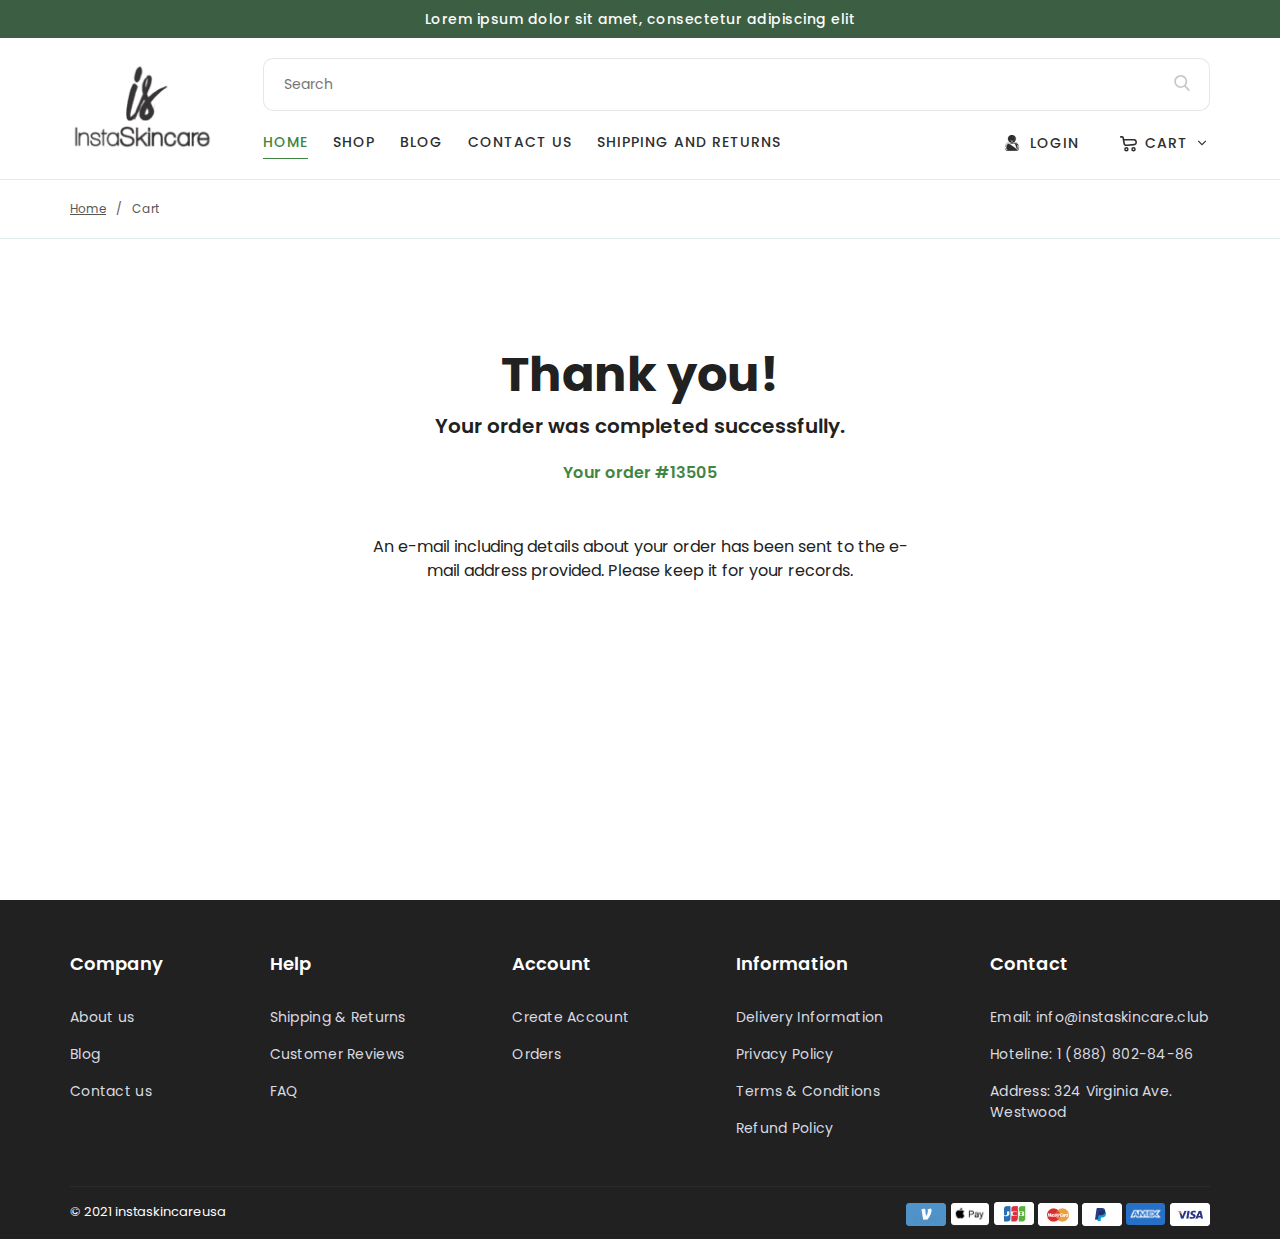
<file: app/thanks.html>
<!DOCTYPE html>
<html lang="ru">
<head>
    <meta charset="UTF-8">
    <!-- Useful meta tags -->
    <meta name="viewport" content="width=device-width, initial-scale=1">
    <meta name="description" content="">
    <link rel="stylesheet" href="css/app.min.css">
    <title>Home</title>
    <link rel="preconnect" href="https://fonts.googleapis.com">
    <link rel="preconnect" href="https://fonts.gstatic.com" crossorigin>
    <link href="https://fonts.googleapis.com/css2?family=Inter:wght@100;200;300;400;500;600;700;800;900&display=swap" rel="stylesheet">
    <link href="https://fonts.googleapis.com/css2?family=Rubik:ital,wght@0,300;0,400;0,500;0,600;0,700;0,800;0,900;1,300;1,400;1,500;1,600;1,700;1,800;1,900&display=swap" rel="stylesheet">
    <link href="https://fonts.googleapis.com/css2?family=Roboto:ital,wght@0,100;0,300;0,400;0,500;0,700;0,900;1,100;1,300;1,400;1,500;1,700;1,900&display=swap" rel="stylesheet">
    <link href="https://fonts.googleapis.com/css2?family=Poppins:ital,wght@0,100;0,200;0,300;0,400;0,500;0,600;0,700;0,800;0,900;1,100;1,200;1,300;1,400;1,500;1,600;1,700;1,800;1,900&display=swap" rel="stylesheet">
    <link rel="stylesheet" href="https://unpkg.com/swiper/swiper-bundle.min.css" />
</head>
<body>
<header class="header">
    <div class="container">
        <div class="header__top">
            <span>Lorem ipsum dolor sit amet, consectetur adipiscing elit</span>
        </div>
        <div class="header__bottom">
            <div class="header__burger">
                <svg width="24" height="24" viewBox="0 0 24 24" fill="none" xmlns="http://www.w3.org/2000/svg">
                    <path d="M22.8 17.6495H1.2C0.537608 17.6495 0 18.2491 0 18.988C0 19.7268 0.537608 20.3265 1.2 20.3265H22.8C23.4624 20.3265 24 19.7268 24 18.9879C24 18.2491 23.4624 17.6495 22.8 17.6495ZM1.2 6.34694H22.8C23.4624 6.34694 24 5.74734 24 5.00848C24 4.26961 23.4624 3.67001 22.8 3.67001H1.2C0.537608 3.67006 0 4.26965 0 5.00852C0 5.74734 0.537608 6.34694 1.2 6.34694ZM22.8 10.6598H1.2C0.537608 10.6598 0 11.2594 0 11.9983C0 12.7371 0.537608 13.3367 1.2 13.3367H22.8C23.4624 13.3367 24 12.7371 24 11.9983C24 11.2594 23.4624 10.6598 22.8 10.6598Z" fill="#212121"/>
                </svg>
            </div>
            <a href="" class="header__logo">
                <img src="img/header/01.png" alt="">
            </a>
            <div class="header__right">
                <div class="header__search">
                    <input placeholder="Search" type="text">
                    <div class="header__search-button">
                        <svg width="16" height="16" viewBox="0 0 16 16" fill="none" xmlns="http://www.w3.org/2000/svg">
                            <path d="M15.4886 14.5735L11.6805 10.6129C12.6597 9.44901 13.1961 7.98455 13.1961 6.45999C13.1961 2.89801 10.2981 0 6.73612 0C3.17413 0 0.276123 2.89801 0.276123 6.45999C0.276123 10.022 3.17413 12.92 6.73612 12.92C8.07334 12.92 9.34764 12.5167 10.4371 11.751L14.2741 15.7416C14.4345 15.9082 14.6502 16 14.8813 16C15.1001 16 15.3077 15.9166 15.4653 15.7649C15.8001 15.4428 15.8107 14.9085 15.4886 14.5735ZM6.73612 1.68522C9.36899 1.68522 11.5109 3.82713 11.5109 6.45999C11.5109 9.09286 9.36899 11.2348 6.73612 11.2348C4.10325 11.2348 1.96134 9.09286 1.96134 6.45999C1.96134 3.82713 4.10325 1.68522 6.73612 1.68522Z" fill="#212121" fill-opacity="0.25"/>
                        </svg>
                    </div>
                </div>
                <div class="header__nav">
                    <div class="header__menu">
                        <a href="" class="header__link header__link_active">HOME</a>
                        <a href="" class="header__link">SHOP</a>
                        <a href="" class="header__link">BLOG</a>
                        <a href="" class="header__link">CONTACT US</a>
                        <a href="" class="header__link">SHIPPING AND RETURNS</a>
                    </div>
                    <div class="header__personal">
                        <a href="login.html" class="header__profile">
                            <div class="header__profile-img">
                                <svg width="16" height="16" viewBox="0 0 16 16" fill="none" xmlns="http://www.w3.org/2000/svg">
                                    <g clip-path="url(#clip456)">
                                        <path d="M7.88591 1.03762C7.09995 1.03762 6.45106 1.30649 5.89498 1.86258C5.33876 2.4188 5.06977 3.06781 5.06977 3.85351C5.06977 4.63946 5.33876 5.28846 5.89496 5.84455L7.88591 1.03762ZM7.88591 1.03762C8.67174 1.03762 9.32075 1.30649 9.87696 1.86257M7.88591 1.03762L9.87696 1.86257M9.87696 1.86257C10.4331 2.41879 10.702 3.06781 10.702 3.85351M9.87696 1.86257L10.702 3.85351M10.702 3.85351C10.702 4.63945 10.4331 5.28834 9.87697 5.84456M10.702 3.85351L9.87697 5.84456M9.87697 5.84456C9.87697 5.84456 9.87696 5.84457 9.87696 5.84457M9.87697 5.84456L9.87696 5.84457M9.87696 5.84457C9.32075 6.40077 8.67174 6.66964 7.88591 6.66964C7.10022 6.66964 6.45132 6.40066 5.89497 5.84455L9.87696 5.84457ZM10.6815 6.64894L10.6815 6.64894C11.4492 5.88106 11.8397 4.93901 11.8397 3.85351C11.8397 2.76838 11.4494 1.8262 10.6814 1.05808L10.6813 1.05806C9.91333 0.290304 8.97116 -0.1 7.88591 -0.1C6.80042 -0.1 5.85836 0.290304 5.09047 1.05819C4.32258 1.82608 3.93215 2.76825 3.93215 3.85351C3.93215 4.939 4.32258 5.88118 5.09047 6.64907L5.09049 6.64908C5.8586 7.41683 6.80077 7.80726 7.88591 7.80726C8.97128 7.80726 9.91346 7.41696 10.6815 6.64894Z" fill="#2E2E2E" stroke="#2E2E2E" stroke-width="0.2"/>
                                        <path d="M14.5978 11.2744L14.5978 11.2745C14.6627 11.6366 14.7069 11.9803 14.7288 12.2962M14.5978 11.2744L14.7288 12.2962M14.5978 11.2744C14.5322 10.9088 14.4476 10.5624 14.346 10.2451L14.346 10.2451M14.5978 11.2744L14.346 10.2451M14.7288 12.2962C14.7503 12.6033 14.7613 12.9236 14.7614 13.2481V13.2482C14.7614 14.1063 14.4878 14.8106 13.9411 15.3307L13.8722 15.2583M14.7288 12.2962L13.8722 15.2583M13.8722 15.2583L13.9411 15.3307C13.4023 15.8434 12.692 16.0999 11.839 16.0999H4.13489C3.28163 16.0999 2.57137 15.8434 2.03263 15.3307M13.8722 15.2583L2.03263 15.3307M14.346 10.2451C14.2403 9.91525 14.097 9.58984 13.9197 9.27824M14.346 10.2451L9.80944 8.33065M10.5157 7.99426C10.8208 7.79565 10.9788 7.72864 11.1421 7.72864C11.558 7.72864 11.9468 7.79895 12.2976 7.93774C12.6497 8.07727 12.9541 8.26855 13.2028 8.50647M10.5157 7.99426L14.2507 10.2756C14.1472 9.95251 14.0067 9.63342 13.8328 9.32763M10.5157 7.99426C10.328 8.1167 10.1084 8.2583 9.86328 8.41492L10.5157 7.99426ZM13.2028 8.50647C13.4406 8.73388 13.6525 9.01025 13.8328 9.32763M13.2028 8.50647L13.2719 8.43421C13.2719 8.43421 13.2719 8.4342 13.2719 8.4342M13.2028 8.50647L13.2719 8.4342M13.8328 9.32763L13.9197 9.27824M13.8328 9.32763L13.9197 9.27819C13.9197 9.27821 13.9197 9.27822 13.9197 9.27824M13.9197 9.27824C13.7351 8.95334 13.5174 8.66904 13.2719 8.4342M13.2719 8.4342C13.013 8.18651 12.6973 7.98858 12.3345 7.84478L12.3344 7.84476C11.9707 7.70087 11.5693 7.62864 11.1421 7.62864C10.9467 7.62864 10.7669 7.71142 10.4612 7.91046L10.4611 7.9105C10.2737 8.03273 10.0544 8.17416 9.80944 8.33065M9.80944 8.33065C9.60957 8.45798 9.33434 8.57993 8.98831 8.6917L8.98826 8.69172C8.65555 8.79938 8.31851 8.85373 7.98645 8.85373C7.65464 8.85373 7.31759 8.79938 6.98462 8.69171L6.98459 8.6917C6.63886 8.58003 6.36353 8.45807 6.16408 8.33077L9.80944 8.33065ZM2.70125 8.43434L2.70125 8.43434C2.96037 8.1864 3.27622 7.98846 3.63883 7.84489L2.70125 8.43434ZM2.70125 8.43434C2.45572 8.66928 2.23801 8.95345 2.05355 9.27824M2.70125 8.43434L1.62741 10.2453M1.62741 10.2453L1.62742 10.2453C1.73311 9.91509 1.87657 9.5898 2.05355 9.27824M1.62741 10.2453C1.52595 10.5626 1.44133 10.9088 1.3757 11.2744L1.62741 10.2453ZM2.05355 9.27824L2.1405 9.32763L2.05355 9.27825C2.05355 9.27825 2.05355 9.27824 2.05355 9.27824ZM2.03263 15.3307L2.03259 15.3307C1.4861 14.8102 1.2125 14.1062 1.2125 13.2483L2.03263 15.3307ZM13.1568 14.5065L13.1568 14.5065C13.4673 14.211 13.6236 13.8047 13.6238 13.2483C13.6236 12.9498 13.6137 12.6563 13.594 12.3757L13.5935 12.3686H13.5935C13.5743 12.0963 13.5355 11.7958 13.4781 11.4753C13.4212 11.1579 13.3486 10.8607 13.2625 10.592C13.181 10.3373 13.0694 10.0842 12.9307 9.84033L12.9306 9.84029C12.7993 9.60919 12.6493 9.41299 12.4854 9.25622L12.5546 9.18396L12.4854 9.25621C12.3353 9.11258 12.1441 8.99298 11.9157 8.90255C11.7142 8.82284 11.4869 8.77722 11.2379 8.76793C11.2054 8.78618 11.1553 8.81599 11.0825 8.86342C11.0824 8.86344 11.0824 8.86346 11.0824 8.86348L11.0278 8.77966L13.1568 14.5065ZM13.1568 14.5065C12.8381 14.8098 12.4116 14.9622 11.8389 14.9622H4.13489C3.56204 14.9622 3.13553 14.8098 2.81699 14.5067C2.50641 14.211 2.35012 13.8045 2.35012 13.2483C2.35012 12.9506 2.35994 12.6569 2.37954 12.3752L2.37955 12.3752C2.39854 12.1006 2.43745 11.7979 2.4954 11.4754L2.4954 11.4754C2.55247 11.1577 2.62496 10.8604 2.71084 10.5921C2.7925 10.3372 2.90404 10.0842 3.04261 9.8402C3.17392 9.60933 3.32395 9.41311 3.48786 9.25619L3.48786 9.25619C3.63796 9.11247 3.8291 8.993 4.05767 8.90255L4.05768 8.90255C4.25906 8.82284 4.48641 8.77722 4.73523 8.76793C4.76776 8.78617 4.81786 8.81593 4.89069 8.86343L4.89071 8.86344C5.08375 8.98924 5.30618 9.13272 5.55201 9.28972L5.55208 9.28976C5.83817 9.47216 6.20323 9.63479 6.63476 9.7741L13.1568 14.5065ZM6.16403 8.33074C5.92144 8.17572 5.70198 8.0343 5.51175 7.91036L6.16403 8.33074ZM4.83105 7.62852C4.40373 7.62852 4.00242 7.70088 3.63885 7.84489L4.83105 7.62852ZM1.37569 11.2744C1.3107 11.6361 1.26662 11.9799 1.24472 12.2965L1.37569 11.2744Z" fill="#2E2E2E" stroke="#2E2E2E" stroke-width="0.2"/>
                                    </g>
                                    <defs>
                                        <clipPath id="clip456">
                                            <rect width="16" height="16" fill="white"/>
                                        </clipPath>
                                    </defs>
                                </svg>
                            </div>
                            <div class="header__profile-top">
                                <span>LOGIN</span>
                            </div>
                        </a>
                        <div class="header__cart">
                            <div class="header__cart-img">
                                <svg width="19" height="18" viewBox="0 0 19 18" fill="none" xmlns="http://www.w3.org/2000/svg">
                                    <path d="M1.75 1.875H2.65424C3.13263 1.875 3.37183 1.875 3.56628 1.96174C3.73771 2.03821 3.88415 2.16138 3.98886 2.31717C4.10763 2.49388 4.14862 2.72954 4.23058 3.20085L4.45652 4.5M4.45652 4.5L4.99173 7.57743C5.17091 8.60771 5.26049 9.12285 5.52583 9.49395C5.75945 9.8207 6.08606 10.0695 6.46311 10.208C6.89132 10.3654 7.41176 10.315 8.45264 10.2143L14.9605 9.58447C15.2954 9.55205 15.4629 9.53585 15.6046 9.50086C16.3933 9.30603 16.9859 8.65339 17.1038 7.84952C17.125 7.70514 17.125 7.53688 17.125 7.20038V7.20038C17.125 6.84286 17.125 6.6641 17.1019 6.51329C16.9726 5.6714 16.3244 5.00372 15.4867 4.84966C15.3367 4.82206 15.158 4.81677 14.8006 4.8062L4.45652 4.5Z" stroke="#2E2E2E" stroke-width="1.6" stroke-linecap="round" stroke-linejoin="round"/>
                                    <ellipse cx="7.375" cy="14.25" rx="1.5" ry="1.5" stroke="#2E2E2E" stroke-width="1.5"/>
                                    <ellipse cx="14.5" cy="14.25" rx="1.5" ry="1.5" stroke="#2E2E2E" stroke-width="1.5"/>
                                </svg>
                            </div>
                            <div class="header__cart-top">
                                <span>CART</span>
                            </div>
                            <div class="header__cart-bottom">
                                <div class="header__cart-products">
                                    <div class="header__cart-product">
                                        <div class="header__cart-product-img">
                                            <img src="img/header/04.png" alt="">
                                        </div>
                                        <div class="header__cart-product-text">
                                            <div class="header__cart-text-left">
                                                <p>
                                                    Hyaluronic Acid for Face - 100% Pure Medical Quality Clinical Strength Formul...
                                                </p>
                                                <div class="header__cart-prices">
                                                    <span>1</span>
                                                    <span>x</span>
                                                    <span>$15.99</span>
                                                </div>
                                            </div>
                                            <div class="header__cart-remove">
                                                <svg width="10" height="10" viewBox="0 0 10 10" fill="none" xmlns="http://www.w3.org/2000/svg">
                                                    <path fill-rule="evenodd" clip-rule="evenodd" d="M4.64645 3.40745C4.84171 3.60272 5.15829 3.60272 5.35355 3.40745L8.40745 0.353553C8.60272 0.158291 8.9193 0.158291 9.11456 0.353553L9.64645 0.88544C9.84171 1.0807 9.84171 1.39728 9.64645 1.59255L6.59255 4.64645C6.39728 4.84171 6.39728 5.15829 6.59255 5.35355L9.64645 8.40745C9.84171 8.60272 9.84171 8.9193 9.64645 9.11456L9.11456 9.64645C8.9193 9.84171 8.60272 9.84171 8.40745 9.64645L5.35355 6.59255C5.15829 6.39728 4.84171 6.39728 4.64645 6.59255L1.59255 9.64645C1.39728 9.84171 1.0807 9.84171 0.88544 9.64645L0.353553 9.11456C0.158291 8.9193 0.158291 8.60272 0.353554 8.40745L3.40745 5.35355C3.60272 5.15829 3.60272 4.84171 3.40745 4.64645L0.353553 1.59255C0.158291 1.39728 0.158291 1.0807 0.353553 0.88544L0.88544 0.353553C1.0807 0.158291 1.39728 0.158291 1.59255 0.353554L4.64645 3.40745Z" fill="#DC5151"/>
                                                </svg>
                                            </div>
                                        </div>
                                    </div>
                                    <div class="header__cart-product">
                                        <div class="header__cart-product-img">
                                            <img src="img/header/04.png" alt="">
                                        </div>
                                        <div class="header__cart-product-text">
                                            <div class="header__cart-text-left">
                                                <p>
                                                    Hyaluronic Acid for Face - 100% Pure Medical Quality Clinical Strength Formul...
                                                </p>
                                                <div class="header__cart-prices">
                                                    <span>1</span>
                                                    <span>x</span>
                                                    <span>$15.99</span>
                                                </div>
                                            </div>
                                            <div class="header__cart-remove">
                                                <svg width="10" height="10" viewBox="0 0 10 10" fill="none" xmlns="http://www.w3.org/2000/svg">
                                                    <path fill-rule="evenodd" clip-rule="evenodd" d="M4.64645 3.40745C4.84171 3.60272 5.15829 3.60272 5.35355 3.40745L8.40745 0.353553C8.60272 0.158291 8.9193 0.158291 9.11456 0.353553L9.64645 0.88544C9.84171 1.0807 9.84171 1.39728 9.64645 1.59255L6.59255 4.64645C6.39728 4.84171 6.39728 5.15829 6.59255 5.35355L9.64645 8.40745C9.84171 8.60272 9.84171 8.9193 9.64645 9.11456L9.11456 9.64645C8.9193 9.84171 8.60272 9.84171 8.40745 9.64645L5.35355 6.59255C5.15829 6.39728 4.84171 6.39728 4.64645 6.59255L1.59255 9.64645C1.39728 9.84171 1.0807 9.84171 0.88544 9.64645L0.353553 9.11456C0.158291 8.9193 0.158291 8.60272 0.353554 8.40745L3.40745 5.35355C3.60272 5.15829 3.60272 4.84171 3.40745 4.64645L0.353553 1.59255C0.158291 1.39728 0.158291 1.0807 0.353553 0.88544L0.88544 0.353553C1.0807 0.158291 1.39728 0.158291 1.59255 0.353554L4.64645 3.40745Z" fill="#DC5151"/>
                                                </svg>
                                            </div>
                                        </div>
                                    </div>
                                </div>
                                <div class="header__cart-nav">
                                    <div class="header__cart-subtotal">
                                        <span>
                                            Subtotal:
                                        </span>
                                        <span>
                                            $15.99
                                        </span>
                                    </div>
                                    <div class="header__cart-buttons">
                                        <div class="header__cart-button">
                                            View cart
                                        </div>
                                        <div class="header__cart-button">
                                            Checkout
                                        </div>
                                    </div>
                                </div>
                                <div class="header__cart-desc">
                                    <div class="header__cart-desc-item">
                                        <svg width="18" height="18" viewBox="0 0 18 18" fill="none" xmlns="http://www.w3.org/2000/svg">
                                            <path d="M13.5946 10.7017C12.3435 10.7017 11.3257 11.7195 11.3257 12.9706C11.3257 14.2217 12.3435 15.2395 13.5946 15.2395C14.8459 15.2395 15.8635 14.2217 15.8635 12.9706C15.8635 11.7195 14.8457 10.7017 13.5946 10.7017ZM13.5946 14.105C12.969 14.105 12.4601 13.5962 12.4601 12.9706C12.4601 12.3449 12.969 11.8361 13.5946 11.8361C14.2202 11.8361 14.7291 12.3449 14.7291 12.9706C14.7291 13.5962 14.2202 14.105 13.5946 14.105Z" fill="black"/>
                                            <path d="M5.84264 10.7017C4.59154 10.7017 3.57373 11.7195 3.57373 12.9706C3.57373 14.2217 4.59154 15.2395 5.84264 15.2395C7.09375 15.2395 8.11156 14.2217 8.11156 12.9706C8.11156 11.7195 7.09375 10.7017 5.84264 10.7017ZM5.84264 14.105C5.217 14.105 4.70819 13.5962 4.70819 12.9706C4.70819 12.3449 5.217 11.8361 5.84264 11.8361C6.46811 11.8361 6.9771 12.3449 6.9771 12.9706C6.9771 13.5962 6.46828 14.105 5.84264 14.105Z" fill="black"/>
                                            <path d="M15.1227 4.20726C15.0263 4.01573 14.8302 3.8949 14.6158 3.8949H11.6284V5.02936H14.266L15.8106 8.10146L16.8244 7.59169L15.1227 4.20726Z" fill="black"/>
                                            <path d="M11.8926 12.4224H7.60059V13.5568H11.8926V12.4224Z" fill="black"/>
                                            <path d="M4.1405 12.4224H2.17414C1.86083 12.4224 1.60693 12.6763 1.60693 12.9896C1.60693 13.3029 1.86087 13.5568 2.17414 13.5568H4.14054C4.45385 13.5568 4.70775 13.3029 4.70775 12.9896C4.70775 12.6763 4.45382 12.4224 4.1405 12.4224Z" fill="black"/>
                                            <path d="M17.8806 8.95461L16.7649 7.51763C16.6577 7.37922 16.4923 7.29829 16.317 7.29829H12.1951V3.32771C12.1951 3.0144 11.9412 2.7605 11.6279 2.7605H2.17414C1.86083 2.7605 1.60693 3.01443 1.60693 3.32771C1.60693 3.64099 1.86087 3.89492 2.17414 3.89492H11.0607V7.8655C11.0607 8.17881 11.3146 8.43271 11.6279 8.43271H16.0392L16.8653 9.49682V12.4222H15.2959C14.9826 12.4222 14.7287 12.6761 14.7287 12.9894C14.7287 13.3027 14.9827 13.5566 15.2959 13.5566H17.4325C17.7458 13.5566 17.9997 13.3027 17.9997 12.9894V9.30251C17.9997 9.17658 17.9578 9.05406 17.8806 8.95461Z" fill="black"/>
                                            <path d="M4.10274 9.54834H1.49348C1.18017 9.54834 0.92627 9.80227 0.92627 10.1156C0.92627 10.4289 1.1802 10.6828 1.49348 10.6828H4.10271C4.41602 10.6828 4.66992 10.4288 4.66992 10.1156C4.66995 9.80227 4.41602 9.54834 4.10274 9.54834Z" fill="black"/>
                                            <path d="M5.40756 7.31714H0.567211C0.253934 7.31714 0 7.57107 0 7.88438C0 8.1977 0.253934 8.4516 0.567211 8.4516H5.40756C5.72087 8.4516 5.97477 8.19766 5.97477 7.88438C5.97477 7.57111 5.72087 7.31714 5.40756 7.31714Z" fill="black"/>
                                            <path d="M6.33383 5.08618H1.49348C1.18017 5.08618 0.92627 5.34012 0.92627 5.65339C0.92627 5.96671 1.1802 6.2206 1.49348 6.2206H6.33383C6.64714 6.2206 6.90104 5.96667 6.90104 5.65339C6.90107 5.34012 6.64714 5.08618 6.33383 5.08618Z" fill="black"/>
                                        </svg>
                                        <p>
                                            <span>Fast Shipping!</span> Orders ship within 48 hours.
                                        </p>
                                    </div>
                                    <div class="header__cart-desc-item">
                                        <svg width="18" height="18" viewBox="0 0 18 18" fill="none" xmlns="http://www.w3.org/2000/svg">
                                            <g clip-path="url(#clip0)">
                                                <path d="M16.543 4.63467C16.5338 4.1487 16.5249 3.6896 16.5249 3.24546C16.5249 2.89751 16.2429 2.61542 15.8949 2.61542C13.2004 2.61542 11.1489 1.84105 9.43885 0.178398C9.19422 -0.0595079 8.80494 -0.0594239 8.5604 0.178398C6.85054 1.84105 4.79936 2.61542 2.10503 2.61542C1.75707 2.61542 1.47498 2.89751 1.47498 3.24546C1.47498 3.68969 1.46624 4.14895 1.45692 4.63501C1.37056 9.15756 1.25228 15.3514 8.79326 17.9653C8.86013 17.9885 8.92986 18.0001 8.99958 18.0001C9.06931 18.0001 9.13912 17.9885 9.2059 17.9653C16.7475 15.3513 16.6294 9.15731 16.543 4.63467ZM8.99967 16.7014C2.53228 14.352 2.63007 9.20536 2.71684 4.65903C2.72205 4.38618 2.72709 4.12173 2.73062 3.86249C5.25417 3.75597 7.27216 2.99126 8.99967 1.48637C10.7273 2.99126 12.7457 3.75605 15.2694 3.86249C15.2729 4.12165 15.2779 4.38593 15.2832 4.65861C15.3699 9.20511 15.4676 14.3519 8.99967 16.7014Z" fill="black"/>
                                                <path d="M11.1695 6.81133L8.12852 9.85211L6.83088 8.55446C6.58483 8.30849 6.18588 8.30849 5.93991 8.55446C5.69386 8.8006 5.69386 9.19946 5.93991 9.44552L7.68304 11.1886C7.80602 11.3116 7.96732 11.3731 8.12852 11.3731C8.28973 11.3731 8.45102 11.3116 8.57401 11.1886L12.0603 7.70238C12.3065 7.45633 12.3065 7.05738 12.0604 6.81141C11.8145 6.56536 11.4155 6.56528 11.1695 6.81133Z" fill="black"/>
                                            </g>
                                            <defs>
                                                <clipPath id="clip0">
                                                    <rect width="18" height="18" fill="white"/>
                                                </clipPath>
                                            </defs>
                                        </svg>
                                        <p><span>Order with confidence.</span> We have a 90 day love it guarantee. If you don’t love your experience with any SkinnyFit product, we’ll refund you—even if you send us an empty container!</p>
                                    </div>
                                </div>
                            </div>
                        </div>
                    </div>
                </div>
            </div>
        </div>
        <div class="header__mob">
            <div class="header__mob-wrapper">
                <div class="header__mob-search">
                    <input type="text" placeholder="Search">
                    <div class="header__bom-search-btn">
                        <svg width="16" height="16" viewBox="0 0 16 16" fill="none" xmlns="http://www.w3.org/2000/svg">
                            <path d="M15.4886 14.5735L11.6805 10.6129C12.6597 9.44901 13.1961 7.98455 13.1961 6.45999C13.1961 2.89801 10.2981 0 6.73612 0C3.17413 0 0.276123 2.89801 0.276123 6.45999C0.276123 10.022 3.17413 12.92 6.73612 12.92C8.07334 12.92 9.34764 12.5167 10.4371 11.751L14.2741 15.7416C14.4345 15.9082 14.6502 16 14.8813 16C15.1001 16 15.3077 15.9166 15.4653 15.7649C15.8001 15.4428 15.8107 14.9085 15.4886 14.5735ZM6.73612 1.68522C9.36899 1.68522 11.5109 3.82713 11.5109 6.45999C11.5109 9.09286 9.36899 11.2348 6.73612 11.2348C4.10325 11.2348 1.96134 9.09286 1.96134 6.45999C1.96134 3.82713 4.10325 1.68522 6.73612 1.68522Z" fill="#212121" fill-opacity="0.25"/>
                        </svg>
                    </div>
                </div>
                <nav>
                    <ul class="header__mob-menu">
                        <li class="header__mob-link header__mob-link_active">
                            <a href="">
                                HOME
                            </a>
                        </li>
                        <li class="header__mob-link">
                            <a href="">
                                SHOP
                            </a>
                        </li>
                        <li class="header__mob-link">
                            <a href="">
                                BLOG
                            </a>
                        </li>
                        <li class="header__mob-link">
                            <a href="">
                                CONTACT US
                            </a>
                        </li>
                        <li class="header__mob-link">
                            <a href="">
                                SHIPPING AND RETURN
                            </a>
                        </li>
                    </ul>
                </nav>
                <a href="login.html" class="header__mob-login">
                    <svg width="16" height="16" viewBox="0 0 16 16" fill="none" xmlns="http://www.w3.org/2000/svg">
                        <g clip-path="url(#clip456)">
                            <path d="M7.88591 1.03762C7.09995 1.03762 6.45106 1.30649 5.89498 1.86258C5.33876 2.4188 5.06977 3.06781 5.06977 3.85351C5.06977 4.63946 5.33876 5.28846 5.89496 5.84455L7.88591 1.03762ZM7.88591 1.03762C8.67174 1.03762 9.32075 1.30649 9.87696 1.86257M7.88591 1.03762L9.87696 1.86257M9.87696 1.86257C10.4331 2.41879 10.702 3.06781 10.702 3.85351M9.87696 1.86257L10.702 3.85351M10.702 3.85351C10.702 4.63945 10.4331 5.28834 9.87697 5.84456M10.702 3.85351L9.87697 5.84456M9.87697 5.84456C9.87697 5.84456 9.87696 5.84457 9.87696 5.84457M9.87697 5.84456L9.87696 5.84457M9.87696 5.84457C9.32075 6.40077 8.67174 6.66964 7.88591 6.66964C7.10022 6.66964 6.45132 6.40066 5.89497 5.84455L9.87696 5.84457ZM10.6815 6.64894L10.6815 6.64894C11.4492 5.88106 11.8397 4.93901 11.8397 3.85351C11.8397 2.76838 11.4494 1.8262 10.6814 1.05808L10.6813 1.05806C9.91333 0.290304 8.97116 -0.1 7.88591 -0.1C6.80042 -0.1 5.85836 0.290304 5.09047 1.05819C4.32258 1.82608 3.93215 2.76825 3.93215 3.85351C3.93215 4.939 4.32258 5.88118 5.09047 6.64907L5.09049 6.64908C5.8586 7.41683 6.80077 7.80726 7.88591 7.80726C8.97128 7.80726 9.91346 7.41696 10.6815 6.64894Z" fill="#2E2E2E" stroke="#2E2E2E" stroke-width="0.2"/>
                            <path d="M14.5978 11.2744L14.5978 11.2745C14.6627 11.6366 14.7069 11.9803 14.7288 12.2962M14.5978 11.2744L14.7288 12.2962M14.5978 11.2744C14.5322 10.9088 14.4476 10.5624 14.346 10.2451L14.346 10.2451M14.5978 11.2744L14.346 10.2451M14.7288 12.2962C14.7503 12.6033 14.7613 12.9236 14.7614 13.2481V13.2482C14.7614 14.1063 14.4878 14.8106 13.9411 15.3307L13.8722 15.2583M14.7288 12.2962L13.8722 15.2583M13.8722 15.2583L13.9411 15.3307C13.4023 15.8434 12.692 16.0999 11.839 16.0999H4.13489C3.28163 16.0999 2.57137 15.8434 2.03263 15.3307M13.8722 15.2583L2.03263 15.3307M14.346 10.2451C14.2403 9.91525 14.097 9.58984 13.9197 9.27824M14.346 10.2451L9.80944 8.33065M10.5157 7.99426C10.8208 7.79565 10.9788 7.72864 11.1421 7.72864C11.558 7.72864 11.9468 7.79895 12.2976 7.93774C12.6497 8.07727 12.9541 8.26855 13.2028 8.50647M10.5157 7.99426L14.2507 10.2756C14.1472 9.95251 14.0067 9.63342 13.8328 9.32763M10.5157 7.99426C10.328 8.1167 10.1084 8.2583 9.86328 8.41492L10.5157 7.99426ZM13.2028 8.50647C13.4406 8.73388 13.6525 9.01025 13.8328 9.32763M13.2028 8.50647L13.2719 8.43421C13.2719 8.43421 13.2719 8.4342 13.2719 8.4342M13.2028 8.50647L13.2719 8.4342M13.8328 9.32763L13.9197 9.27824M13.8328 9.32763L13.9197 9.27819C13.9197 9.27821 13.9197 9.27822 13.9197 9.27824M13.9197 9.27824C13.7351 8.95334 13.5174 8.66904 13.2719 8.4342M13.2719 8.4342C13.013 8.18651 12.6973 7.98858 12.3345 7.84478L12.3344 7.84476C11.9707 7.70087 11.5693 7.62864 11.1421 7.62864C10.9467 7.62864 10.7669 7.71142 10.4612 7.91046L10.4611 7.9105C10.2737 8.03273 10.0544 8.17416 9.80944 8.33065M9.80944 8.33065C9.60957 8.45798 9.33434 8.57993 8.98831 8.6917L8.98826 8.69172C8.65555 8.79938 8.31851 8.85373 7.98645 8.85373C7.65464 8.85373 7.31759 8.79938 6.98462 8.69171L6.98459 8.6917C6.63886 8.58003 6.36353 8.45807 6.16408 8.33077L9.80944 8.33065ZM2.70125 8.43434L2.70125 8.43434C2.96037 8.1864 3.27622 7.98846 3.63883 7.84489L2.70125 8.43434ZM2.70125 8.43434C2.45572 8.66928 2.23801 8.95345 2.05355 9.27824M2.70125 8.43434L1.62741 10.2453M1.62741 10.2453L1.62742 10.2453C1.73311 9.91509 1.87657 9.5898 2.05355 9.27824M1.62741 10.2453C1.52595 10.5626 1.44133 10.9088 1.3757 11.2744L1.62741 10.2453ZM2.05355 9.27824L2.1405 9.32763L2.05355 9.27825C2.05355 9.27825 2.05355 9.27824 2.05355 9.27824ZM2.03263 15.3307L2.03259 15.3307C1.4861 14.8102 1.2125 14.1062 1.2125 13.2483L2.03263 15.3307ZM13.1568 14.5065L13.1568 14.5065C13.4673 14.211 13.6236 13.8047 13.6238 13.2483C13.6236 12.9498 13.6137 12.6563 13.594 12.3757L13.5935 12.3686H13.5935C13.5743 12.0963 13.5355 11.7958 13.4781 11.4753C13.4212 11.1579 13.3486 10.8607 13.2625 10.592C13.181 10.3373 13.0694 10.0842 12.9307 9.84033L12.9306 9.84029C12.7993 9.60919 12.6493 9.41299 12.4854 9.25622L12.5546 9.18396L12.4854 9.25621C12.3353 9.11258 12.1441 8.99298 11.9157 8.90255C11.7142 8.82284 11.4869 8.77722 11.2379 8.76793C11.2054 8.78618 11.1553 8.81599 11.0825 8.86342C11.0824 8.86344 11.0824 8.86346 11.0824 8.86348L11.0278 8.77966L13.1568 14.5065ZM13.1568 14.5065C12.8381 14.8098 12.4116 14.9622 11.8389 14.9622H4.13489C3.56204 14.9622 3.13553 14.8098 2.81699 14.5067C2.50641 14.211 2.35012 13.8045 2.35012 13.2483C2.35012 12.9506 2.35994 12.6569 2.37954 12.3752L2.37955 12.3752C2.39854 12.1006 2.43745 11.7979 2.4954 11.4754L2.4954 11.4754C2.55247 11.1577 2.62496 10.8604 2.71084 10.5921C2.7925 10.3372 2.90404 10.0842 3.04261 9.8402C3.17392 9.60933 3.32395 9.41311 3.48786 9.25619L3.48786 9.25619C3.63796 9.11247 3.8291 8.993 4.05767 8.90255L4.05768 8.90255C4.25906 8.82284 4.48641 8.77722 4.73523 8.76793C4.76776 8.78617 4.81786 8.81593 4.89069 8.86343L4.89071 8.86344C5.08375 8.98924 5.30618 9.13272 5.55201 9.28972L5.55208 9.28976C5.83817 9.47216 6.20323 9.63479 6.63476 9.7741L13.1568 14.5065ZM6.16403 8.33074C5.92144 8.17572 5.70198 8.0343 5.51175 7.91036L6.16403 8.33074ZM4.83105 7.62852C4.40373 7.62852 4.00242 7.70088 3.63885 7.84489L4.83105 7.62852ZM1.37569 11.2744C1.3107 11.6361 1.26662 11.9799 1.24472 12.2965L1.37569 11.2744Z" fill="#2E2E2E" stroke="#2E2E2E" stroke-width="0.2"/>
                        </g>
                        <defs>
                            <clipPath id="clip456">
                                <rect width="16" height="16" fill="white"/>
                            </clipPath>
                        </defs>
                    </svg>
                    <span>
                        LOGIN
                    </span>
                </a>
            </div>

        </div>
    </div>
</header>
<main class="main">
    <section class="position">
        <div class="container">
            <div class="position__item">
                <a href="">Home</a>
                <span>/</span>
            </div>
            <div class="position__item">
                <a href="">Cart</a>
                <span>/</span>
            </div>
        </div>
    </section>
    <section class="thanks">
        <div class="container">
            <div class="thanks__text">
                <h1>Thank you!</h1>
                <h2>Your order was completed successfully.</h2>
                <h3>Your order #13505</h3>
                <p>An e-mail including details about your order has been sent to the e-mail address provided. Please keep it for your records.</p>
            </div>
        </div>
    </section>
</main>
<footer class="footer">
    <div class="container">
        <div class="footer__top">
            <div class="footer__col">
                <div class="footer-sub">Company</div>
                <div class="footer__links">
                    <a href="" class="footer__link">About us</a>
                    <a href="" class="footer__link">Blog</a>
                    <a href="" class="footer__link">Contact us</a>
                </div>
            </div>
            <div class="footer__col">
                <div class="footer-sub">Help</div>
                <div class="footer__links">
                    <a href="" class="footer__link">Shipping & Returns</a>
                    <a href="" class="footer__link">Customer Reviews</a>
                    <a href="" class="footer__link">FAQ</a>
                </div>
            </div>
            <div class="footer__col">
                <div class="footer-sub">Account</div>
                <div class="footer__links">
                    <a href="" class="footer__link">Create Account</a>
                    <a href="" class="footer__link">Orders</a>
                </div>
            </div>
            <div class="footer__col">
                <div class="footer-sub">Information</div>
                <div class="footer__links">
                    <a href="" class="footer__link">Delivery Information</a>
                    <a href="" class="footer__link">Privacy Policy</a>
                    <a href="" class="footer__link">Terms & Conditions</a>
                    <a href="" class="footer__link">Refund Policy</a>
                </div>
            </div>
            <div class="footer__col">
                <div class="footer-sub">Contact </div>
                <div class="footer__links">
                    <a href="mailto:info@instaskincare.club" class="footer__link">Email: info@instaskincare.club</a>
                    <a href="tel:1 (888) 802-84-86" class="footer__link">Hoteline: 1 (888) 802-84-86</a>
                    <a href="" class="footer__link footer__link_not">Address: 324 Virginia Ave. Westwood</a>
                </div>
            </div>
        </div>
        <div class="footer__bottom">
            <div class="footer__left">
                <p>© 2021 instaskincareusa</p>
            </div>
            <div class="footer__right">
                <div class="footer__img">
                    <img src="img/footer/01.png" alt="">
                </div>
                <div class="footer__img">
                    <img src="img/footer/02.png" alt="">
                </div>
                <div class="footer__img">
                    <img src="img/footer/03.png" alt="">
                </div>
                <div class="footer__img">
                    <img src="img/footer/04.png" alt="">
                </div>
                <div class="footer__img">
                    <img src="img/footer/05.png" alt="">
                </div>
                <div class="footer__img">
                    <img src="img/footer/06.png" alt="">
                </div>
                <div class="footer__img">
                    <img src="img/footer/07.png" alt="">
                </div>
            </div>
        </div>
    </div>
</footer>
<script
        src="https://code.jquery.com/jquery-3.5.1.min.js"
        integrity="sha256-9/aliU8dGd2tb6OSsuzixeV4y/faTqgFtohetphbbj0="
        crossorigin="anonymous"></script>
<script src="js/app.min.js"></script>
<script src="https://unpkg.com/swiper/swiper-bundle.min.js"></script>
</body>
</html>
</file>
<file: app/css/app.min.css>
.header{background:#FFFFFF;position:relative}@media (max-width: 1024px){.header{position:fixed;top:0;left:0;width:100%;z-index:10}}.header .container{-webkit-box-orient:vertical;-webkit-box-direction:normal;-ms-flex-direction:column;flex-direction:column}.header .container .header__top{background:#3C5F43;width:100%;display:-webkit-box;display:-ms-flexbox;display:flex;padding:8.5px 0;-webkit-box-align:center;-ms-flex-align:center;align-items:center;-webkit-box-pack:center;-ms-flex-pack:center;justify-content:center}.header .container .header__top span{font-family:Poppins, sans-serif;text-align:center;font-style:normal;font-weight:500;font-size:14px;line-height:21px;display:-webkit-box;display:-ms-flexbox;display:flex;-webkit-box-align:center;-ms-flex-align:center;align-items:center;letter-spacing:0.5px;color:#FCFCFC;margin:0 auto}@media (max-width: 1024px){.header .container .header__top span{font-size:12px;line-height:18px}}@media (max-width: 414px){.header .container .header__top span{font-size:2.8vw}}.header .container .header__bottom{display:-webkit-box;display:-ms-flexbox;display:flex;width:100%;max-width:1180px;margin:20px auto 20px auto;padding:0 20px}@media (max-width: 1024px){.header .container .header__bottom{-webkit-box-pack:justify;-ms-flex-pack:justify;justify-content:space-between;position:relative;-webkit-box-align:center;-ms-flex-align:center;align-items:center;margin:0;padding:24px 20px}}.header .container .header__bottom .header__burger{display:none;cursor:pointer}@media (max-width: 1024px){.header .container .header__bottom .header__burger{display:block;height:24px;width:24px}}.header .container .header__bottom .header__logo{min-width:145px;min-height:97px;max-width:145px;max-height:97px;margin-right:48px;-webkit-transition-duration:0.4s;-o-transition-duration:0.4s;transition-duration:0.4s}.header .container .header__bottom .header__logo:hover{opacity:0.8}@media (max-width: 1024px){.header .container .header__bottom .header__logo{min-width:74.17px;max-width:74.17px;min-height:50px;max-height:50px;position:absolute;left:50%;top:50%;margin:0;-webkit-transform:translate(-50%, -50%);-ms-transform:translate(-50%, -50%);transform:translate(-50%, -50%)}}.header .container .header__bottom .header__logo img{width:100%;height:100%;-o-object-fit:contain;object-fit:contain}.header .container .header__bottom .header__right{display:-webkit-box;display:-ms-flexbox;display:flex;-webkit-box-orient:vertical;-webkit-box-direction:normal;-ms-flex-direction:column;flex-direction:column;width:100%}@media (max-width: 1024px){.header .container .header__bottom .header__right{width:auto}}.header .container .header__bottom .header__right .header__search{display:-webkit-box;display:-ms-flexbox;display:flex;width:100%;margin-bottom:15px;position:relative}@media (max-width: 1024px){.header .container .header__bottom .header__right .header__search{display:none}}.header .container .header__bottom .header__right .header__search .header__search-button{position:absolute;right:20px;top:50%;-webkit-transform:translateY(-50%);-ms-transform:translateY(-50%);transform:translateY(-50%);cursor:pointer;-webkit-transition-duration:0.4s;-o-transition-duration:0.4s;transition-duration:0.4s;opacity:1}.header .container .header__bottom .header__right .header__search .header__search-button:hover svg{opacity:1;fill:red}.header .container .header__bottom .header__right .header__search .header__search-button:hover svg path{opacity:1;fill-opacity:0.5}.header .container .header__bottom .header__right .header__search .header__search-button svg path{-webkit-transition-duration:0.4s;-o-transition-duration:0.4s;transition-duration:0.4s}.header .container .header__bottom .header__right .header__search input{background:#FFFFFF;border:1px solid rgba(208,208,208,0.5);border-radius:10px;font-family:Poppins, sans-serif;font-style:normal;font-weight:normal;font-size:14px;line-height:21px;color:rgba(33,33,33,0.5);padding:15px 20px;width:100%}.header .container .header__bottom .header__right .header__nav{display:-webkit-box;display:-ms-flexbox;display:flex;-webkit-box-pack:justify;-ms-flex-pack:justify;justify-content:space-between;-webkit-box-align:center;-ms-flex-align:center;align-items:center}.header .container .header__bottom .header__right .header__nav .header__menu{display:-webkit-box;display:-ms-flexbox;display:flex}@media (max-width: 1024px){.header .container .header__bottom .header__right .header__nav .header__menu{display:none}}.header .container .header__bottom .header__right .header__nav .header__menu .header__link{font-family:Poppins, sans-serif;font-style:normal;font-weight:500;font-size:14px;line-height:32px;letter-spacing:1px;color:#2E2E2E;-webkit-transition-duration:0.4s;-o-transition-duration:0.4s;transition-duration:0.4s}.header .container .header__bottom .header__right .header__nav .header__menu .header__link:hover{color:#418542}.header .container .header__bottom .header__right .header__nav .header__menu .header__link:not(:last-child){margin-right:25px}.header .container .header__bottom .header__right .header__nav .header__menu .header__link_active{border-bottom:1px solid #418542;color:#418542}.header .container .header__bottom .header__right .header__nav .header__personal{display:-webkit-box;display:-ms-flexbox;display:flex}.header .container .header__bottom .header__right .header__nav .header__personal .header__profile{display:-webkit-box;display:-ms-flexbox;display:flex;-webkit-box-align:center;-ms-flex-align:center;align-items:center;margin-right:40px;cursor:pointer;position:relative;-webkit-transition-duration:0.4s;-o-transition-duration:0.4s;transition-duration:0.4s}@media (max-width: 1024px){.header .container .header__bottom .header__right .header__nav .header__personal .header__profile{display:none}}.header .container .header__bottom .header__right .header__nav .header__personal .header__profile:hover{opacity:0.8}.header .container .header__bottom .header__right .header__nav .header__personal .header__profile .header__profile-img{width:16px;height:16px;margin-right:10px}.header .container .header__bottom .header__right .header__nav .header__personal .header__profile .header__profile-img img{width:100%;height:100%;-o-object-fit:contain;object-fit:contain}.header .container .header__bottom .header__right .header__nav .header__personal .header__profile .header__profile-top span{font-family:Poppins, sans-serif;font-style:normal;font-weight:500;font-size:14px;line-height:32px;letter-spacing:1px;text-transform:uppercase;color:#2E2E2E}.header .container .header__bottom .header__right .header__nav .header__personal .header__cart{display:-webkit-box;display:-ms-flexbox;display:flex;-webkit-box-align:center;-ms-flex-align:center;align-items:center;margin-right:22px;position:relative}.header .container .header__bottom .header__right .header__nav .header__personal .header__cart:hover .header__cart-bottom{opacity:1;visibility:visible}.header .container .header__bottom .header__right .header__nav .header__personal .header__cart:after{content:'';position:absolute;top:50%;-webkit-transform:translateY(-50%);-ms-transform:translateY(-50%);transform:translateY(-50%);width:8px;height:8px;background:url("../img/header/03.png");-o-object-fit:contain;object-fit:contain;right:-18px}.header .container .header__bottom .header__right .header__nav .header__personal .header__cart .header__cart-img{width:16px;height:16px;cursor:pointer;margin-right:10px}.header .container .header__bottom .header__right .header__nav .header__personal .header__cart .header__cart-img img{width:100%;height:100%;-o-object-fit:contain;object-fit:contain}.header .container .header__bottom .header__right .header__nav .header__personal .header__cart .header__cart-top{cursor:pointer}.header .container .header__bottom .header__right .header__nav .header__personal .header__cart .header__cart-top span{font-family:Poppins, sans-serif;font-style:normal;font-weight:500;font-size:14px;line-height:32px;letter-spacing:1px;text-transform:uppercase;color:#2E2E2E}.header .container .header__bottom .header__right .header__nav .header__personal .header__cart .header__cart-bottom{position:absolute;-webkit-transition-duration:0.2s;-o-transition-duration:0.2s;transition-duration:0.2s;opacity:0;visibility:hidden;right:-40px;bottom:0;-webkit-transform:translateY(100%);-ms-transform:translateY(100%);transform:translateY(100%);z-index:12;width:483px;background:#FFFFFF;border:1px solid #E2EAED;-webkit-box-shadow:0px 10px 25px rgba(52,91,108,0.1);box-shadow:0px 10px 25px rgba(52,91,108,0.1);border-radius:10px;display:-webkit-box;display:-ms-flexbox;display:flex;-webkit-box-orient:vertical;-webkit-box-direction:normal;-ms-flex-direction:column;flex-direction:column}@media (max-width: 911px){.header .container .header__bottom .header__right .header__nav .header__personal .header__cart .header__cart-bottom{display:none}}.header .container .header__bottom .header__right .header__nav .header__personal .header__cart .header__cart-bottom .header__cart-products{display:-webkit-box;display:-ms-flexbox;display:flex;-webkit-box-orient:vertical;-webkit-box-direction:normal;-ms-flex-direction:column;flex-direction:column}.header .container .header__bottom .header__right .header__nav .header__personal .header__cart .header__cart-bottom .header__cart-products .header__cart-product{display:-webkit-box;display:-ms-flexbox;display:flex;padding:15px 15px 0 15px;-webkit-box-align:center;-ms-flex-align:center;align-items:center}.header .container .header__bottom .header__right .header__nav .header__personal .header__cart .header__cart-bottom .header__cart-products .header__cart-product:not(:last-child) .header__cart-product-text{border-bottom:1px solid #E2EAED}.header .container .header__bottom .header__right .header__nav .header__personal .header__cart .header__cart-bottom .header__cart-products .header__cart-product .header__cart-product-img{width:94px;height:66px;-webkit-box-align:center;-ms-flex-align:center;align-items:center;-webkit-box-pack:center;-ms-flex-pack:center;justify-content:center;display:-webkit-box;display:-ms-flexbox;display:flex}.header .container .header__bottom .header__right .header__nav .header__personal .header__cart .header__cart-bottom .header__cart-products .header__cart-product .header__cart-product-img img{max-width:100%;max-height:100%;-o-object-fit:contain;object-fit:contain}.header .container .header__bottom .header__right .header__nav .header__personal .header__cart .header__cart-bottom .header__cart-products .header__cart-product .header__cart-product-text{display:-webkit-box;display:-ms-flexbox;display:flex;-webkit-box-pack:justify;-ms-flex-pack:justify;justify-content:space-between;width:340px;padding-bottom:15px;margin-left:15px}.header .container .header__bottom .header__right .header__nav .header__personal .header__cart .header__cart-bottom .header__cart-products .header__cart-product .header__cart-product-text .header__cart-text-left{max-width:280px;display:-webkit-box;display:-ms-flexbox;display:flex;-webkit-box-orient:vertical;-webkit-box-direction:normal;-ms-flex-direction:column;flex-direction:column}.header .container .header__bottom .header__right .header__nav .header__personal .header__cart .header__cart-bottom .header__cart-products .header__cart-product .header__cart-product-text .header__cart-text-left p{font-family:Poppins, sans-serif;font-style:normal;font-weight:normal;font-size:13px;line-height:140%;letter-spacing:0.01em;color:#212121}.header .container .header__bottom .header__right .header__nav .header__personal .header__cart .header__cart-bottom .header__cart-products .header__cart-product .header__cart-product-text .header__cart-text-left .header__cart-prices span{font-family:Inter, sans-serif;font-style:normal;font-weight:600;font-size:16px;line-height:19px;color:#2E2E2E}.header .container .header__bottom .header__right .header__nav .header__personal .header__cart .header__cart-bottom .header__cart-products .header__cart-product .header__cart-product-text .header__cart-remove{background:#FFFFFF;cursor:pointer;border:1px solid #D0D0D0;border-radius:5px;margin:auto 0;width:20px;height:20px;-webkit-box-align:center;-ms-flex-align:center;align-items:center;-webkit-box-pack:center;-ms-flex-pack:center;justify-content:center;display:-webkit-box;display:-ms-flexbox;display:flex;-webkit-transition-duration:0.4s;-o-transition-duration:0.4s;transition-duration:0.4s}.header .container .header__bottom .header__right .header__nav .header__personal .header__cart .header__cart-bottom .header__cart-products .header__cart-product .header__cart-product-text .header__cart-remove:hover{border-color:silver}.header .container .header__bottom .header__right .header__nav .header__personal .header__cart .header__cart-bottom .header__cart-products .header__cart-product .header__cart-product-text .header__cart-remove:hover svg path{fill:#000000}.header .container .header__bottom .header__right .header__nav .header__personal .header__cart .header__cart-bottom .header__cart-products .header__cart-product .header__cart-product-text .header__cart-remove svg path{-webkit-transition-duration:0.4s;-o-transition-duration:0.4s;transition-duration:0.4s}.header .container .header__bottom .header__right .header__nav .header__personal .header__cart .header__cart-bottom .header__cart-nav{display:-webkit-box;display:-ms-flexbox;display:flex;-webkit-box-pack:justify;-ms-flex-pack:justify;justify-content:space-between;-webkit-box-align:center;-ms-flex-align:center;align-items:center;padding:20px 25px 20px 20px;border-top:1px solid rgba(63,105,129,0.15)}.header .container .header__bottom .header__right .header__nav .header__personal .header__cart .header__cart-bottom .header__cart-nav .header__cart-subtotal{display:-webkit-box;display:-ms-flexbox;display:flex;-webkit-box-orient:vertical;-webkit-box-direction:normal;-ms-flex-direction:column;flex-direction:column}.header .container .header__bottom .header__right .header__nav .header__personal .header__cart .header__cart-bottom .header__cart-nav .header__cart-subtotal span:first-child{font-family:Poppins, sans-serif;font-style:normal;font-weight:normal;font-size:12px;line-height:18px;letter-spacing:0.01em;color:#2E2E2E;opacity:0.7}.header .container .header__bottom .header__right .header__nav .header__personal .header__cart .header__cart-bottom .header__cart-nav .header__cart-subtotal span:nth-child(2){font-family:Inter, sans-serif;font-style:normal;font-weight:600;font-size:18px;line-height:22px;color:#2E2E2E}.header .container .header__bottom .header__right .header__nav .header__personal .header__cart .header__cart-bottom .header__cart-nav .header__cart-buttons{display:-webkit-box;display:-ms-flexbox;display:flex}.header .container .header__bottom .header__right .header__nav .header__personal .header__cart .header__cart-bottom .header__cart-nav .header__cart-buttons .header__cart-button{cursor:pointer}.header .container .header__bottom .header__right .header__nav .header__personal .header__cart .header__cart-bottom .header__cart-nav .header__cart-buttons .header__cart-button:first-child{font-family:Poppins, sans-serif;font-style:normal;font-weight:600;font-size:14px;line-height:21px;color:#418542;background:#E3EDE3;border-radius:5px;padding:12px 28px;margin-right:10px;-webkit-transition-duration:0.4s;-o-transition-duration:0.4s;transition-duration:0.4s}.header .container .header__bottom .header__right .header__nav .header__personal .header__cart .header__cart-bottom .header__cart-nav .header__cart-buttons .header__cart-button:first-child:hover{color:#E3EDE3;background:#418542}.header .container .header__bottom .header__right .header__nav .header__personal .header__cart .header__cart-bottom .header__cart-nav .header__cart-buttons .header__cart-button:last-child{font-family:Poppins, sans-serif;font-style:normal;font-weight:600;font-size:14px;line-height:21px;color:#FFFFFF;background:#418542;border-radius:5px;padding:12px 28px;-webkit-transition-duration:0.4s;-o-transition-duration:0.4s;transition-duration:0.4s}.header .container .header__bottom .header__right .header__nav .header__personal .header__cart .header__cart-bottom .header__cart-nav .header__cart-buttons .header__cart-button:last-child:hover{color:#418542;background:#E3EDE3}.header .container .header__bottom .header__right .header__nav .header__personal .header__cart .header__cart-bottom .header__cart-desc{display:-webkit-box;display:-ms-flexbox;display:flex;-webkit-box-orient:vertical;-webkit-box-direction:normal;-ms-flex-direction:column;flex-direction:column;padding:20px 20px 20px 25px;border-top:1px solid rgba(63,105,129,0.15)}.header .container .header__bottom .header__right .header__nav .header__personal .header__cart .header__cart-bottom .header__cart-desc .header__cart-desc-item{display:-webkit-box;display:-ms-flexbox;display:flex}.header .container .header__bottom .header__right .header__nav .header__personal .header__cart .header__cart-bottom .header__cart-desc .header__cart-desc-item:not(:last-child){margin-bottom:15px}.header .container .header__bottom .header__right .header__nav .header__personal .header__cart .header__cart-bottom .header__cart-desc .header__cart-desc-item svg{min-width:18px}.header .container .header__bottom .header__right .header__nav .header__personal .header__cart .header__cart-bottom .header__cart-desc .header__cart-desc-item p{font-family:Poppins, sans-serif;font-style:normal;font-weight:400;font-size:13px;line-height:140%;letter-spacing:0.01em;color:#212121;margin-left:10px}.header .container .header__bottom .header__right .header__nav .header__personal .header__cart .header__cart-bottom .header__cart-desc .header__cart-desc-item p span{font-weight:bold}.header .container .header__mob{display:none;position:absolute;bottom:1px;-webkit-transform:translateY(100%);-ms-transform:translateY(100%);transform:translateY(100%);z-index:10;width:100%;background:#FFFFFF;height:calc(100vh - 79px);padding:20px 20px 60px 20px}.header .container .header__mob .header__mob-wrapper{display:-webkit-box;display:-ms-flexbox;display:flex;height:100%;-webkit-box-orient:vertical;-webkit-box-direction:normal;-ms-flex-direction:column;flex-direction:column}.header .container .header__mob .header__mob-search{display:-webkit-box;display:-ms-flexbox;display:flex;width:100%;position:relative;margin-bottom:40px}.header .container .header__mob .header__mob-search input{font-family:Poppins, sans-serif;font-style:normal;font-weight:normal;font-size:14px;line-height:21px;color:rgba(33,33,33,0.5);background:#FFFFFF;border:1px solid rgba(208,208,208,0.5);border-radius:10px;width:100%;padding:15px 20px 14px 20px}.header .container .header__mob .header__mob-search .header__bom-search-btn{position:absolute;right:20px;cursor:pointer;top:17px}.header .container .header__mob nav{padding:0 20px}.header .container .header__mob nav .header__mob-menu{display:-webkit-box;display:-ms-flexbox;display:flex;-webkit-box-orient:vertical;-webkit-box-direction:normal;-ms-flex-direction:column;flex-direction:column}.header .container .header__mob nav .header__mob-menu .header__mob-link{list-style-type:none}.header .container .header__mob nav .header__mob-menu .header__mob-link:not(:last-child){margin-bottom:20px}.header .container .header__mob nav .header__mob-menu .header__mob-link a{font-family:Poppins, sans-serif;font-style:normal;font-weight:500;font-size:14px;line-height:32px;letter-spacing:1px;color:#2E2E2E}.header .container .header__mob nav .header__mob-menu .header__mob-link_active a{position:relative;color:#418542}.header .container .header__mob nav .header__mob-menu .header__mob-link_active a:after{content:'';width:100%;position:absolute;left:0;bottom:0;background:#418542;height:1px}.header .container .header__mob .header__mob-login{margin:auto auto 20px 20px;display:-webkit-box;display:-ms-flexbox;display:flex;-webkit-box-align:center;-ms-flex-align:center;align-items:center}.header .container .header__mob .header__mob-login span{font-family:Poppins, sans-serif;font-style:normal;font-weight:500;font-size:14px;line-height:32px;letter-spacing:1px;text-transform:uppercase;color:#2E2E2E;margin:0 10px}@media (max-width: 1024px){.header_border{border-bottom:1px solid #E2EAED}}.header_active{border-bottom:none}.hero{position:relative;padding:0 20px}@media (max-width: 1024px){.hero{margin-top:115px}}@media (max-width: 600px){.hero{background:#EEF6ED}}.hero .container{max-width:1140px;position:relative;z-index:2;padding:152px 0 130px 0}@media (max-width: 600px){.hero .container{padding-top:380px;padding-bottom:100px}}.hero .container .hero__text{display:-webkit-box;display:-ms-flexbox;display:flex;-webkit-box-orient:vertical;-webkit-box-direction:normal;-ms-flex-direction:column;flex-direction:column}@media (max-width: 600px){.hero .container .hero__text{width:100%}}.hero .container .hero__text h1{font-family:Roboto, sans-serif;font-style:normal;font-weight:900;font-size:76px;line-height:78px;text-transform:uppercase;color:#3C6B45;max-width:600px}@media (max-width: 600px){.hero .container .hero__text h1{font-size:36px;line-height:43.2px;max-width:308px;margin-bottom:35px}}.hero .container .hero__text .hero__buttons{display:-webkit-box;display:-ms-flexbox;display:flex;-webkit-box-orient:vertical;-webkit-box-direction:normal;-ms-flex-direction:column;flex-direction:column}.hero .container .hero__text .hero__buttons .hero-button{margin-right:auto}@media (max-width: 600px){.hero .container .hero__text .hero__buttons .hero-button{width:100%}}.hero .container .hero__text .hero__buttons .hero-button:first-child{font-family:Roboto, sans-serif;font-style:normal;font-weight:bold;font-size:32px;line-height:37px;letter-spacing:0.05em;text-transform:uppercase;color:#FFFFFF;background:#DB8222;padding:13px 41px 10px 43px;position:relative;-webkit-transition-duration:0.4s;-o-transition-duration:0.4s;transition-duration:0.4s}.hero .container .hero__text .hero__buttons .hero-button:first-child:hover{background:#E78525}.hero .container .hero__text .hero__buttons .hero-button:first-child:hover:after{right:5px;bottom:5px}@media (max-width: 600px){.hero .container .hero__text .hero__buttons .hero-button:first-child{font-size:18px;line-height:21.09px;text-align:center;padding:15px 0}}.hero .container .hero__text .hero__buttons .hero-button:first-child:after{content:'';position:absolute;right:-5px;bottom:-5px;border:2px solid #BE6C13;width:100%;z-index:-1;height:100%;-webkit-box-sizing:border-box;box-sizing:border-box;-webkit-transition-duration:0.4s;-o-transition-duration:0.4s;transition-duration:0.4s}.hero .container .hero__text .hero__buttons .hero-button:last-child{font-family:Rubik, sans-serif;font-style:normal;font-size:26px;line-height:161.72%;text-transform:uppercase;color:#3C5F43;background:#FFFFFF;padding:12px 50px;margin-top:25px;border-radius:3px;-webkit-transition-duration:0.4s;-o-transition-duration:0.4s;transition-duration:0.4s}.hero .container .hero__text .hero__buttons .hero-button:last-child:hover{color:#FFFFFF;background:#3C5F43}@media (max-width: 600px){.hero .container .hero__text .hero__buttons .hero-button:last-child{font-size:18px;line-height:21.33px;text-align:center;padding:15px 0;margin-top:35px}}.hero .bg img:first-child{position:absolute;z-index:1;top:0;left:0;width:100%;-o-object-fit:cover;object-fit:cover;height:100%}@media (max-width: 600px){.hero .bg img:first-child{display:none}}.hero .bg img:last-child{display:none}@media (max-width: 600px){.hero .bg img:last-child{position:absolute;display:block;z-index:1;top:0;left:0;width:100%;-o-object-fit:cover;object-fit:cover;height:100%;-o-object-position:top;object-position:top}}.awards{background:#FFFFFF;border:1px solid #E2EAED;padding:0 20px}@media (max-width: 1024px){.awards{border:none}}.awards .container{max-width:1140px;display:-ms-grid;display:grid;-ms-grid-columns:1fr 1fr 1fr 1fr;grid-template-columns:1fr 1fr 1fr 1fr;grid-gap:42px;padding:50px 0}@media (max-width: 1024px){.awards .container{-ms-grid-columns:1fr 1fr;grid-template-columns:1fr 1fr;grid-gap:10px;padding:20px 0}}.awards .container .awards__item{display:-webkit-box;display:-ms-flexbox;display:flex;-webkit-box-align:center;-ms-flex-align:center;align-items:center}@media (max-width: 1024px){.awards .container .awards__item{background:#FFFFFF;border:1px solid #E2EAED;border-radius:5px;padding:20px 20px 20px 30px;-webkit-box-orient:vertical;-webkit-box-direction:normal;-ms-flex-direction:column;flex-direction:column;-webkit-box-align:normal;-ms-flex-align:normal;align-items:normal}}.awards .container .awards__item .awards__img{margin-right:20px}@media (max-width: 1024px){.awards .container .awards__item .awards__img{margin-bottom:10px;margin-right:0}}.awards .container .awards__item .awards__text{display:-webkit-box;display:-ms-flexbox;display:flex;-webkit-box-orient:vertical;-webkit-box-direction:normal;-ms-flex-direction:column;flex-direction:column}.awards .container .awards__item .awards__text span{font-family:Poppins, sans-serif;font-style:normal;font-weight:bold;font-size:16px;line-height:140%;letter-spacing:0.01em;color:#212121}@media (max-width: 1024px){.awards .container .awards__item .awards__text span{font-size:14px}}.awards .container .awards__item .awards__text p{font-family:Poppins, sans-serif;font-style:normal;font-weight:500;font-size:14px;line-height:140%;letter-spacing:0.01em;color:#212121;margin-top:5px}@media (max-width: 1024px){.awards .container .awards__item .awards__text p{font-size:13px}}.featured{background:#F4F8F8;padding:80px 20px 100px 20px}@media (max-width: 600px){.featured{background:#FFFFFF;padding-top:23px;padding-bottom:20px}}.featured .container{-webkit-box-orient:vertical;-webkit-box-direction:normal;-ms-flex-direction:column;flex-direction:column;max-width:1140px}.featured .container .featured__top{display:-webkit-box;display:-ms-flexbox;display:flex;-webkit-box-pack:justify;-ms-flex-pack:justify;justify-content:space-between;margin-bottom:30px}.featured .container .featured__top h1{font-family:Poppins, sans-serif;font-style:normal;font-weight:bold;font-size:24px;line-height:32px;color:#2E2E2E}.featured .container .featured__top .featured__link{display:-webkit-box;display:-ms-flexbox;display:flex;-webkit-box-align:center;-ms-flex-align:center;align-items:center;cursor:pointer}.featured .container .featured__top .featured__link:hover span{color:#DB8222}.featured .container .featured__top .featured__link:hover svg path{fill:#DB8222}.featured .container .featured__top .featured__link span{font-family:Poppins, sans-serif;font-style:normal;font-weight:normal;font-size:14px;line-height:21px;color:#418542;margin-right:5px;-webkit-transition-duration:0.4s;-o-transition-duration:0.4s;transition-duration:0.4s}.featured .container .featured__top .featured__link svg path{-webkit-transition-duration:0.4s;-o-transition-duration:0.4s;transition-duration:0.4s}.featured .container .featured__top h2{margin-bottom:10px}@media (max-width: 911px){.featured .container .featured__top h2{margin-bottom:-10px}}.featured .container .featured__top h2 span{font-family:Poppins, sans-serif;font-style:normal;font-weight:bold;font-size:48px;line-height:128.5%;letter-spacing:-0.5px;text-transform:uppercase;color:#2E2E2E}@media (max-width: 911px){.featured .container .featured__top h2 span{font-size:24px;line-height:28.8px}}.featured .container .featured__top h2 span:last-child{color:#E78525}.featured .container .featured__top h3{font-family:Poppins, sans-serif;font-style:normal;font-weight:bold;font-size:18px;line-height:200%;text-transform:uppercase;color:#000000;margin-bottom:-10px}.featured .container .featured__all{display:-ms-grid;display:grid;-ms-grid-columns:1fr 1fr 1fr 1fr;grid-template-columns:1fr 1fr 1fr 1fr;grid-gap:20px}@media (max-width: 1024px){.featured .container .featured__all{-ms-grid-columns:1fr 1fr 1fr;grid-template-columns:1fr 1fr 1fr}}@media (max-width: 800px){.featured .container .featured__all{-ms-grid-columns:1fr 1fr;grid-template-columns:1fr 1fr}}@media (max-width: 600px){.featured .container .featured__all{-ms-grid-columns:1fr;grid-template-columns:1fr}}.featured .container .featured__all .featured__item{background:#FFFFFF;border:1px solid #E2EAED;border-radius:10px;padding:14px;display:-webkit-box;display:-ms-flexbox;display:flex;-webkit-box-orient:vertical;-webkit-box-direction:normal;-ms-flex-direction:column;flex-direction:column}@media (max-width: 600px){.featured .container .featured__all .featured__item{padding:20px}}.featured .container .featured__all .featured__item .featured__img{width:100%;height:235px;display:-webkit-box;display:-ms-flexbox;display:flex;-webkit-box-align:center;-ms-flex-align:center;align-items:center;-webkit-box-pack:center;-ms-flex-pack:center;justify-content:center}.featured .container .featured__all .featured__item .featured__img img{width:79.5%;max-height:100%;-o-object-fit:contain;object-fit:contain}.featured .container .featured__all .featured__item .featured__text{display:-webkit-box;display:-ms-flexbox;display:flex;margin-top:15px;-webkit-box-orient:vertical;-webkit-box-direction:normal;-ms-flex-direction:column;flex-direction:column}.featured .container .featured__all .featured__item .featured__text .featured-desc{font-family:Poppins, sans-serif;font-style:normal;font-weight:500;font-size:14px;line-height:127.5%;letter-spacing:0.01em;color:#212121;margin-bottom:10px}@media (max-width: 600px){.featured .container .featured__all .featured__item .featured__text .featured-desc{font-weight:600}}.featured .container .featured__all .featured__item .featured__text .featured__customer{display:-webkit-box;display:-ms-flexbox;display:flex;margin-bottom:15px;-webkit-box-align:center;-ms-flex-align:center;align-items:center}.featured .container .featured__all .featured__item .featured__text .featured__customer .featured__stars{display:-webkit-box;display:-ms-flexbox;display:flex;margin-right:15px}.featured .container .featured__all .featured__item .featured__text .featured__customer .featured__stars .featured__star:not(:last-child){margin-right:4px}.featured .container .featured__all .featured__item .featured__text .featured__customer .featured__stars .featured__star_active path{fill:#F8C345}.featured .container .featured__all .featured__item .featured__text .featured__customer .featured__reviews span{font-family:Poppins, sans-serif;font-style:normal;font-weight:normal;font-size:12px;line-height:18px;color:#418542}.featured .container .featured__all .featured__item .featured__text .featured__price{display:-webkit-box;display:-ms-flexbox;display:flex;-webkit-box-align:end;-ms-flex-align:end;align-items:flex-end;margin-bottom:20px}.featured .container .featured__all .featured__item .featured__text .featured__price .featured__price-now{font-family:Inter, sans-serif;font-style:normal;font-weight:600;font-size:24px;line-height:150%;letter-spacing:-0.01em;color:#2E2E2E}.featured .container .featured__all .featured__item .featured__text .featured__price .featured__price-old{font-family:Inter, sans-serif;font-style:normal;font-weight:normal;font-size:16px;line-height:150%;letter-spacing:-0.01em;-webkit-text-decoration-line:line-through;text-decoration-line:line-through;color:#2E2E2E;opacity:0.5;margin-bottom:3px;margin-left:10px}.featured .container .featured__all .featured__item .featured__text .featured__button{background:#418542;border-radius:5px;display:-webkit-box;display:-ms-flexbox;display:flex;-webkit-box-align:center;-ms-flex-align:center;align-items:center;-webkit-box-pack:center;-ms-flex-pack:center;justify-content:center;padding:12px 0;margin-top:auto;-webkit-transition-duration:0.4s;-o-transition-duration:0.4s;transition-duration:0.4s}.featured .container .featured__all .featured__item .featured__text .featured__button:hover{background:#3C5F43}.featured .container .featured__all .featured__item .featured__text .featured__button span{font-family:Poppins, sans-serif;font-style:normal;font-weight:bold;font-size:14px;line-height:21px;color:#FFFFFF;margin-left:10px}.featured_blog{background:#FFFFFF;padding-top:50px}@media (max-width: 600px){.featured_blog{padding:60px 20px 20px 20px}}@media (max-width: 1024px){.featured_blog .container .featured__all .featured__item:nth-child(4){display:none}}@media (max-width: 800px){.featured_blog .container .featured__all .featured__item:nth-child(3){display:none}}@media (max-width: 600px){.featured_blog .container .featured__all .featured__item:not(:first-child){display:none}}.featured_post{padding:80px 0 50px 0}@media (max-width: 911px){.featured_post{padding-top:30px;padding-bottom:20px}}.featured_post .container .featured__all{-ms-grid-columns:1fr 1fr;grid-template-columns:1fr 1fr}@media (max-width: 600px){.featured_post .container .featured__all{-ms-grid-columns:1fr;grid-template-columns:1fr}}@media (max-width: 911px){.anti .container{-webkit-box-orient:vertical;-webkit-box-direction:reverse;-ms-flex-direction:column-reverse;flex-direction:column-reverse}}.anti .container .anti__left{width:50.5%;padding:82px 0;background:#FBFBFB;display:-webkit-box;display:-ms-flexbox;display:flex}@media (max-width: 911px){.anti .container .anti__left{width:100%;padding:40px}}.anti .container .anti__left .anti__left-wrapper{display:-webkit-box;display:-ms-flexbox;display:flex;-webkit-box-orient:vertical;-webkit-box-direction:normal;-ms-flex-direction:column;flex-direction:column;max-width:483px;margin:auto 117px auto auto;padding-left:20px}@media (max-width: 1024px){.anti .container .anti__left .anti__left-wrapper{margin-right:50px}}@media (max-width: 911px){.anti .container .anti__left .anti__left-wrapper{max-width:100%;margin-right:0}}.anti .container .anti__left .anti__left-wrapper h1{font-family:Playlist, sans-serif;font-style:normal;font-weight:normal;font-size:52px;line-height:128.5%;letter-spacing:-0.5px;color:#E78525}@media (max-width: 911px){.anti .container .anti__left .anti__left-wrapper h1{font-size:46px;line-height:48px;margin-right:auto}}.anti .container .anti__left .anti__left-wrapper h2{font-family:Poppins, sans-serif;font-style:normal;font-weight:600;font-size:28px;line-height:140%;letter-spacing:3px;color:#212121}@media (max-width: 911px){.anti .container .anti__left .anti__left-wrapper h2{font-size:24px;margin-top:10px}}.anti .container .anti__left .anti__left-wrapper p{font-family:Poppins, sans-serif;font-style:normal;font-weight:normal;font-size:18px;line-height:140%;color:#212121;margin:30px 0 40px 0}@media (max-width: 911px){.anti .container .anti__left .anti__left-wrapper p{margin:25px 0;font-size:14px}}.anti .container .anti__left .anti__left-wrapper .anti__button{font-family:Poppins, sans-serif;font-style:normal;font-weight:600;font-size:14px;line-height:21px;color:#FFFFFF;padding:12px 28px;background:#418542;border-radius:5px;margin-right:auto;-webkit-transition-duration:0.4s;-o-transition-duration:0.4s;transition-duration:0.4s}.anti .container .anti__left .anti__left-wrapper .anti__button:hover{background:#3C5F43}@media (max-width: 911px){.anti .container .anti__left .anti__left-wrapper .anti__button{padding:12px 0;text-align:center;margin-right:0}}.anti .container .anti__right{width:49.5%;height:530px}@media (max-width: 911px){.anti .container .anti__right{width:100%;height:400px}}@media (max-width: 600px){.anti .container .anti__right{height:290px}}.anti .container .anti__right img{width:100%;height:100%;-o-object-fit:cover;object-fit:cover}@media (max-width: 911px){.anti .container .anti__right img{-o-object-position:left;object-position:left}}.anti_reverse .container{-webkit-box-orient:horizontal;-webkit-box-direction:reverse;-ms-flex-direction:row-reverse;flex-direction:row-reverse}@media (max-width: 911px){.anti_reverse .container{-webkit-box-orient:vertical;-webkit-box-direction:reverse;-ms-flex-direction:column-reverse;flex-direction:column-reverse}}.anti_reverse .container .anti__left{width:49.5%}@media (max-width: 911px){.anti_reverse .container .anti__left{width:100%}}.anti_reverse .container .anti__left .anti__left-wrapper{margin-right:auto;margin-left:106px}@media (max-width: 911px){.anti_reverse .container .anti__left .anti__left-wrapper{margin:0}}.anti_reverse .container .anti__right{width:50.5%}@media (max-width: 911px){.anti_reverse .container .anti__right{width:100%}}@font-face{font-family:'Playlist';src:url("../fonts/Playlist Script.otf");font-weight:normal;font-style:normal}.love{background:#F4F8F8;padding:0 20px}@media (max-width: 911px){.love{background:#FFFFFF}}.love .container{max-width:1140px;-webkit-box-orient:vertical;-webkit-box-direction:normal;-ms-flex-direction:column;flex-direction:column;padding:100px 0}@media (max-width: 911px){.love .container{padding:40px 0 20px 0}}.love .container h1{text-align:center;display:-webkit-box;display:-ms-flexbox;display:flex;-webkit-box-orient:vertical;-webkit-box-direction:normal;-ms-flex-direction:column;flex-direction:column;margin-bottom:40px}@media (max-width: 911px){.love .container h1{max-width:374px;margin:0 auto 30px auto}}.love .container h1 span{font-family:Poppins, sans-serif;font-style:normal;font-weight:bold;font-size:48px;line-height:120%;text-align:center;letter-spacing:1px;text-transform:uppercase}@media (max-width: 911px){.love .container h1 span{font-size:24px}}.love .container h1 span:first-child{color:#2E2E2E}.love .container h1 span:last-child{color:#E78525}.love .container .love__all{display:-ms-grid;display:grid;-ms-grid-columns:1fr 1fr 1fr;grid-template-columns:1fr 1fr 1fr;grid-gap:21px}@media (max-width: 1024px){.love .container .love__all{grid-gap:10px}}@media (max-width: 911px){.love .container .love__all{-ms-grid-columns:1fr;grid-template-columns:1fr}}.love .container .love__all .love__item{background:#FFFFFF;border:1px solid #E2EAED;border-radius:10px;display:-webkit-box;display:-ms-flexbox;display:flex;-webkit-box-orient:vertical;-webkit-box-direction:normal;-ms-flex-direction:column;flex-direction:column;padding:20px}@media (max-width: 911px){.love .container .love__all .love__item{max-width:374px;margin:0 auto;border-radius:5px}}.love .container .love__all .love__item .love__img{width:100%;height:305px;margin-bottom:20px}@media (max-width: 911px){.love .container .love__all .love__item .love__img{height:334px}}.love .container .love__all .love__item .love__img img{width:100%;height:100%;-o-object-fit:cover;object-fit:cover;border-radius:5px}.love .container .love__all .love__item .love__text .love-name{font-family:Poppins, sans-serif;font-style:normal;font-weight:bold;font-size:18px;line-height:27px;color:#212121;margin-bottom:6px}.love .container .love__all .love__item .love__text .love-status{display:-webkit-box;display:-ms-flexbox;display:flex;-webkit-box-align:center;-ms-flex-align:center;align-items:center;margin-bottom:20px}.love .container .love__all .love__item .love__text .love-status span{font-family:Poppins, sans-serif;font-style:normal;font-weight:normal;font-size:12px;line-height:18px;letter-spacing:0.01em;color:#2E2E2E;opacity:0.5;margin-left:5.88px}.love .container .love__all .love__item .love__text .love-desc{font-family:Poppins, sans-serif;font-style:normal;font-weight:normal;font-size:14px;line-height:160%;color:#434343}.love .container .love__all .love__item .love__text .love-desc span{font-weight:600}.inst{background:#F4F8F8;padding:0 20px}@media (max-width: 911px){.inst{background:#FFFFFF}}.inst .container{max-width:1140px;-webkit-box-orient:vertical;-webkit-box-direction:normal;-ms-flex-direction:column;flex-direction:column;padding:100px 0}@media (max-width: 911px){.inst .container{padding:40px 0 20px 0}}.inst .container h1{display:-webkit-box;display:-ms-flexbox;display:flex;-webkit-box-align:center;-ms-flex-align:center;align-items:center;margin:0 auto}@media (max-width: 911px){.inst .container h1{position:relative}}.inst .container h1 svg{margin-right:15px}@media (max-width: 911px){.inst .container h1 svg{width:24px;height:24px;position:absolute;top:6px;left:33px}}.inst .container h1 p{font-family:Poppins, sans-serif;font-style:normal;font-weight:500;font-size:36px;line-height:54px;text-transform:uppercase;color:#2E2E2E}@media (max-width: 911px){.inst .container h1 p{font-size:24px;line-height:36px;-webkit-box-orient:vertical;-webkit-box-direction:normal;-ms-flex-direction:column;flex-direction:column;display:-webkit-box;display:-ms-flexbox;display:flex;-webkit-box-align:center;-ms-flex-align:center;align-items:center}}.inst .container h1 p span:first-child{color:#2E2E2E}@media (max-width: 911px){.inst .container h1 p span:first-child{padding-left:33.5px}}.inst .container h1 p span:last-child{color:#418542;font-weight:600}.inst .container .inst-desc{font-family:Poppins, sans-serif;font-style:normal;font-weight:500;font-size:18px;line-height:140%;text-align:center;color:#2E2E2E;opacity:0.75;max-width:688px;margin:20px auto 50px auto}@media (max-width: 911px){.inst .container .inst-desc{font-size:14px;margin:15px auto 30px auto}}.inst .container .inst__images{display:-ms-grid;display:grid;-ms-grid-columns:1fr 1fr 1fr 1fr;grid-template-columns:1fr 1fr 1fr 1fr;grid-gap:20px}@media (max-width: 911px){.inst .container .inst__images{grid-gap:10px}}@media (max-width: 650px){.inst .container .inst__images{-ms-grid-columns:1fr 1fr;grid-template-columns:1fr 1fr}}.inst .container .inst__images .inst__img{border:1px solid #E9E9E9;overflow:hidden;border-radius:10px;height:267px}@media (max-width: 911px){.inst .container .inst__images .inst__img{height:180px;border-radius:5px}}.inst .container .inst__images .inst__img img{width:100%;height:100%;-o-object-fit:cover;object-fit:cover}.sign{background:#EEF6ED;padding:0 40px}.sign .container{max-width:1140px;padding:50px 0;-webkit-box-pack:justify;-ms-flex-pack:justify;justify-content:space-between}@media (max-width: 911px){.sign .container{-webkit-box-orient:vertical;-webkit-box-direction:normal;-ms-flex-direction:column;flex-direction:column;padding:30px 0}}.sign .container .sign__desc{max-width:330px}@media (max-width: 1024px){.sign .container .sign__desc{max-width:250px}}@media (max-width: 911px){.sign .container .sign__desc{max-width:100%;margin-bottom:20px}}.sign .container .sign__desc p{font-family:Poppins, sans-serif;font-style:normal;font-weight:600;font-size:18px;line-height:140%;color:#020202}.sign .container .sign__desc p span{color:#418542}.sign .container .sign__form form{display:-webkit-box;display:-ms-flexbox;display:flex}@media (max-width: 911px){.sign .container .sign__form form{-webkit-box-orient:vertical;-webkit-box-direction:normal;-ms-flex-direction:column;flex-direction:column}}.sign .container .sign__form form input{font-family:Poppins, sans-serif;font-style:normal;font-weight:normal;font-size:14px;line-height:21px;color:rgba(33,33,33,0.5);background:#FFFFFF;border:1px solid rgba(208,208,208,0.5);border-radius:10px;width:100vw;max-width:366px;padding:15px 20px 14px 20px;margin-right:20px}@media (max-width: 911px){.sign .container .sign__form form input{max-width:100%;margin-bottom:15px}}.sign .container .sign__form form button{display:-webkit-box;display:-ms-flexbox;display:flex;-webkit-box-align:center;-ms-flex-align:center;align-items:center;background:#418542;padding:14.5px 47px;border-radius:5px;cursor:pointer;-webkit-transition-duration:0.4s;-o-transition-duration:0.4s;transition-duration:0.4s}.sign .container .sign__form form button:hover{background:#3C5F43}@media (max-width: 911px){.sign .container .sign__form form button{-webkit-box-pack:center;-ms-flex-pack:center;justify-content:center}}.sign .container .sign__form form button span{font-family:Poppins, sans-serif;font-style:normal;font-weight:600;font-size:14px;line-height:21px;color:#FFFFFF;margin-left:10px}.link{background:#418542;-webkit-transition-duration:0.4s;-o-transition-duration:0.4s;transition-duration:0.4s}.link:hover{background:#3C5F43}.link .container{padding:30px 0 28px 0;max-width:100%;-webkit-box-pack:center;-ms-flex-pack:center;justify-content:center;-webkit-box-align:center;-ms-flex-align:center;align-items:center}@media (max-width: 911px){.link .container{padding:20px 0}}.link .container .link__wrapper{display:-webkit-box;display:-ms-flexbox;display:flex;-webkit-box-align:center;-ms-flex-align:center;align-items:center;-webkit-transition-duration:0.4s;-o-transition-duration:0.4s;transition-duration:0.4s;pointer-events:all}.link .container .link__wrapper span{pointer-events:all;font-family:Poppins, sans-serif;font-style:normal;font-weight:bold;font-size:24px;line-height:36px;text-transform:uppercase;color:#FFFFFF;margin-right:15px;-webkit-transition-duration:0.4s;-o-transition-duration:0.4s;transition-duration:0.4s}@media (max-width: 911px){.link .container .link__wrapper span{font-size:18px;line-height:27px;margin-right:10px}}.link .container .link__wrapper svg{width:18px;height:14px}.link .container .link__wrapper svg path{-webkit-transition-duration:0.4s;-o-transition-duration:0.4s;transition-duration:0.4s}.footer{background:#212121;padding:0 20px}.footer .container{max-width:1140px;-webkit-box-orient:vertical;-webkit-box-direction:normal;-ms-flex-direction:column;flex-direction:column;padding:50px 0 10px 0}.footer .container .footer__top{display:-webkit-box;display:-ms-flexbox;display:flex;-webkit-box-pack:justify;-ms-flex-pack:justify;justify-content:space-between}@media (max-width: 911px){.footer .container .footer__top{-webkit-box-orient:vertical;-webkit-box-direction:normal;-ms-flex-direction:column;flex-direction:column}}.footer .container .footer__top .footer__col{display:-webkit-box;display:-ms-flexbox;display:flex;-webkit-box-orient:vertical;-webkit-box-direction:normal;-ms-flex-direction:column;flex-direction:column}@media (max-width: 911px){.footer .container .footer__top .footer__col{background:#212121;border:1px solid rgba(226,234,237,0.15);border-radius:5px;padding:20px 30px}}.footer .container .footer__top .footer__col:not(:last-child){margin-bottom:10px}.footer .container .footer__top .footer__col .footer-sub{font-family:Poppins, sans-serif;font-style:normal;font-weight:600;font-size:18px;line-height:27px;-webkit-font-feature-settings:'liga' off;font-feature-settings:'liga' off;color:#FFFFFF;margin-bottom:30px}.footer .container .footer__top .footer__col .footer__links{display:-webkit-box;display:-ms-flexbox;display:flex;-webkit-box-orient:vertical;-webkit-box-direction:normal;-ms-flex-direction:column;flex-direction:column;max-width:220px}.footer .container .footer__top .footer__col .footer__links .footer__link{font-family:Poppins, sans-serif;font-style:normal;font-weight:normal;font-size:14px;line-height:21px;letter-spacing:0.02em;-webkit-font-feature-settings:'liga' off;font-feature-settings:'liga' off;color:#D9DBE1;-webkit-transition-duration:0.4s;-o-transition-duration:0.4s;transition-duration:0.4s}.footer .container .footer__top .footer__col .footer__links .footer__link:hover{color:#418542}.footer .container .footer__top .footer__col .footer__links .footer__link:not(:last-child){margin-bottom:16px}.footer .container .footer__top .footer__col .footer__links .footer__link_not{pointer-events:none}.footer .container .footer__bottom{display:-webkit-box;display:-ms-flexbox;display:flex;-webkit-box-pack:justify;-ms-flex-pack:justify;justify-content:space-between;padding-top:12px;border-top:1px solid #2B2B2B;margin-top:37px}@media (max-width: 911px){.footer .container .footer__bottom{margin-top:15px;-webkit-box-orient:vertical;-webkit-box-direction:reverse;-ms-flex-direction:column-reverse;flex-direction:column-reverse;padding-top:0;border:none;-webkit-box-align:center;-ms-flex-align:center;align-items:center}}@media (max-width: 911px){.footer .container .footer__bottom .footer__left{padding-top:10px;width:100%;border-top:1px solid rgba(226,234,237,0.15);-webkit-box-pack:center;-ms-flex-pack:center;justify-content:center;display:-webkit-box;display:-ms-flexbox;display:flex;margin-top:20px}}.footer .container .footer__bottom .footer__left p{font-family:Poppins, sans-serif;font-style:normal;font-weight:normal;font-size:13px;line-height:26px;color:#FCFCFC}.footer .container .footer__bottom .footer__right{display:-webkit-box;display:-ms-flexbox;display:flex;-webkit-box-align:center;-ms-flex-align:center;align-items:center}.footer .container .footer__bottom .footer__right .footer__img{height:23px;width:40px}.footer .container .footer__bottom .footer__right .footer__img:not(:last-child){margin-right:4px}.footer .container .footer__bottom .footer__right .footer__img:nth-child(3){height:30px}.footer .container .footer__bottom .footer__right .footer__img img{width:100%;height:100%;-o-object-fit:contain;object-fit:contain}.position{border:1px solid #E2EAED;background:#FFFFFF;border-right:none;border-left:none;padding:0 20px;overflow:hidden}@media (max-width: 1024px){.position{margin-top:115px}}.position .container{max-width:1140px;padding:20px 0}@media (max-width: 600px){.position .container{padding:17px 0}}.position .container .position__item{display:-webkit-box;display:-ms-flexbox;display:flex}.position .container .position__item:last-child span{display:none}.position .container .position__item:not(:last-child) a{-webkit-text-decoration-line:underline;text-decoration-line:underline}.position .container .position__item span,.position .container .position__item a{font-family:Poppins, sans-serif;font-style:normal;font-weight:normal;font-size:12px;line-height:18px;color:#2E2E2E;opacity:0.8;margin-right:10px;white-space:nowrap}.position .container .position__item a{-webkit-transition-duration:0.4s;-o-transition-duration:0.4s;transition-duration:0.4s}.position .container .position__item a:hover{color:#418542}.product{padding:50px 20px;background:#FFFFFF}@media (max-width: 911px){.product{padding:20px}}.product .container{max-width:1140px;display:-ms-grid;display:grid;-ms-grid-columns:1fr 1fr;grid-template-columns:1fr 1fr;grid-gap:20px}@media (max-width: 911px){.product .container{display:none}}.product .container .product__left{display:-webkit-box;display:-ms-flexbox;display:flex;-webkit-box-orient:vertical;-webkit-box-direction:normal;-ms-flex-direction:column;flex-direction:column}.product .container .product__left .product__img{margin-right:50px;width:100%;max-width:510px;height:510px}.product .container .product__left .product__img img{width:100%;height:100%;-o-object-fit:contain;object-fit:contain}.product .container .product__left .product__brands{display:-webkit-box;display:-ms-flexbox;display:flex;margin-top:auto;-webkit-box-align:center;-ms-flex-align:center;align-items:center;background:#FFFFFF;border:1px solid #E2EAED;border-radius:10px;-webkit-box-pack:justify;-ms-flex-pack:justify;justify-content:space-between;padding:20px 25px}.product .container .product__right{display:-webkit-box;display:-ms-flexbox;display:flex;-webkit-box-orient:vertical;-webkit-box-direction:normal;-ms-flex-direction:column;flex-direction:column}.product .container .product__right .product-name{font-family:Poppins, sans-serif;font-style:normal;font-weight:600;font-size:24px;line-height:140%;letter-spacing:-0.5px;color:#212121;margin-bottom:15px}.product .container .product__right .product__reviews{display:-webkit-box;display:-ms-flexbox;display:flex;margin-bottom:50px}.product .container .product__right .product__reviews .product__stars{display:-webkit-box;display:-ms-flexbox;display:flex}.product .container .product__right .product__reviews .product__stars svg:not(:last-child){margin-right:4.85px}.product .container .product__right .product__reviews .product__reviews-text{margin-left:20px}.product .container .product__right .product__reviews .product__reviews-text p,.product .container .product__right .product__reviews .product__reviews-text span{font-family:Inter, sans-serif;font-style:normal;font-weight:normal;font-size:15px;line-height:18px;color:#418542}.product .container .product__right .product__pluses{display:-webkit-box;display:-ms-flexbox;display:flex;-webkit-box-orient:vertical;-webkit-box-direction:normal;-ms-flex-direction:column;flex-direction:column;margin-bottom:60px}.product .container .product__right .product__pluses .product__plus{display:-webkit-box;display:-ms-flexbox;display:flex;-webkit-box-align:center;-ms-flex-align:center;align-items:center}.product .container .product__right .product__pluses .product__plus:not(:last-child){margin-bottom:15px}.product .container .product__right .product__pluses .product__plus span{font-family:Poppins, sans-serif;font-style:normal;font-weight:bold;font-size:20px;line-height:30px;color:#212121;margin-left:21px}.product .container .product__right .product__customer-slider{max-width:560px}.product .container .product__right .product__customer-slider .product__customer-wrapper .product__customer{display:-webkit-box;display:-ms-flexbox;display:flex;background:#FFFFFF;border:1px solid #E9E9E9;border-radius:10px;padding:20px 20px 20px 25px;-webkit-box-align:center;-ms-flex-align:center;align-items:center}.product .container .product__right .product__customer-slider .product__customer-wrapper .product__customer .product__customer-img{min-width:130px;max-width:130px;margin-right:25px;height:130px;border-radius:50%;overflow:hidden}.product .container .product__right .product__customer-slider .product__customer-wrapper .product__customer .product__customer-img img{width:100%;height:100%;-o-object-fit:cover;object-fit:cover}.product .container .product__right .product__customer-slider .product__customer-wrapper .product__customer .product__customer-text .product__customer-name{font-family:Poppins, sans-serif;font-style:normal;font-weight:bold;font-size:18px;line-height:27px;color:#212121;margin-bottom:5px}.product .container .product__right .product__customer-slider .product__customer-wrapper .product__customer .product__customer-text .product__customer-status{display:-webkit-box;display:-ms-flexbox;display:flex;-webkit-box-align:center;-ms-flex-align:center;align-items:center;margin-bottom:15px}.product .container .product__right .product__customer-slider .product__customer-wrapper .product__customer .product__customer-text .product__customer-status span{font-family:Poppins, sans-serif;font-style:normal;font-weight:normal;font-size:12px;line-height:18px;letter-spacing:0.01em;color:#A3A3A3;margin-left:5.88px}.product .container .product__right .product__customer-slider .product__customer-wrapper .product__customer .product__customer-text .product__customer-feedback{font-family:Poppins, sans-serif;font-style:normal;font-weight:normal;font-size:14px;line-height:160%;color:#515151}.product .container .product__right .product__customer-slider .product__customer-wrapper .product__customer .product__customer-text .product__customer-feedback span{font-weight:600}.product .container .product__right .product__order{display:-webkit-box;display:-ms-flexbox;display:flex;margin-top:10px;-webkit-box-orient:vertical;-webkit-box-direction:normal;-ms-flex-direction:column;flex-direction:column;padding:20px 25px;background:#FFFFFF;border:1px solid #E9E9E9;border-radius:10px}.product .container .product__right .product__order .product__order-top{display:-webkit-box;display:-ms-flexbox;display:flex;-webkit-box-pack:justify;-ms-flex-pack:justify;justify-content:space-between;-webkit-box-align:center;-ms-flex-align:center;align-items:center}.product .container .product__right .product__order .product__order-top .product-price{font-family:Roboto, sans-serif;font-style:normal;font-weight:bold;font-size:36px;line-height:42px;color:#212121}.product .container .product__right .product__order .product__order-top .product__quantity{display:-webkit-box;display:-ms-flexbox;display:flex;-webkit-box-align:center;-ms-flex-align:center;align-items:center}.product .container .product__right .product__order .product__order-top .product__quantity .product__quantity-text{font-family:Poppins, sans-serif;font-style:normal;font-weight:600;font-size:18px;line-height:27px;color:#212121;margin-right:20px}.product .container .product__right .product__order .product__order-top .product__quantity .product__calculate{display:-webkit-box;display:-ms-flexbox;display:flex;background:#FFFEFE;border:1px solid #E9E9E9;border-radius:8px;padding:6px 10px 5px 31px;-webkit-box-align:center;-ms-flex-align:center;align-items:center}.product .container .product__right .product__order .product__order-top .product__quantity .product__calculate .product__quantity-number{font-family:Poppins, sans-serif;font-style:normal;font-weight:600;font-size:15px;line-height:210%;color:#212121;margin-right:30px}.product .container .product__right .product__order .product__order-top .product__quantity .product__calculate .product__quantity-arrows{display:-webkit-box;display:-ms-flexbox;display:flex;-webkit-box-orient:vertical;-webkit-box-direction:normal;-ms-flex-direction:column;flex-direction:column}.product .container .product__right .product__order .product__order-top .product__quantity .product__calculate .product__quantity-arrows .product__quantity-top,.product .container .product__right .product__order .product__order-top .product__quantity .product__calculate .product__quantity-arrows .product__quantity-bottom{cursor:pointer}.product .container .product__right .product__order .product-button{font-family:Poppins, sans-serif;font-style:normal;font-weight:600;font-size:14px;line-height:21px;color:#FFFFFF;background:#418542;border-radius:5px;padding:12px 0;text-align:center;margin:32px 0 27px 0;-webkit-transition-duration:0.4s;-o-transition-duration:0.4s;transition-duration:0.4s;cursor:pointer}.product .container .product__right .product__order .product-button:hover{background:#3C5F43}.product .container .product__right .product__order .product__guarantee{display:-webkit-box;display:-ms-flexbox;display:flex;-webkit-box-align:center;-ms-flex-align:center;align-items:center}.product .container .product__right .product__order .product__guarantee p{font-family:Poppins, sans-serif;font-style:normal;font-weight:500;font-size:14px;line-height:21px;color:#2E2E2E;margin-left:7px}.product .container .product__right .product__order .product__guarantee p span{color:#ED8926}.product .container_mob{display:none;width:100%;max-width:100%;-webkit-box-orient:vertical;-webkit-box-direction:normal;-ms-flex-direction:column;flex-direction:column}@media (max-width: 911px){.product .container_mob{display:-webkit-box;display:-ms-flexbox;display:flex}}.product .container_mob .product-name{font-family:Poppins, sans-serif;font-style:normal;font-weight:600;font-size:18px;line-height:140%;color:#212121;margin-bottom:10px}.product .container_mob .product__rate{display:-webkit-box;display:-ms-flexbox;display:flex;-webkit-box-align:center;-ms-flex-align:center;align-items:center}.product .container_mob .product__rate .product__stars{display:-webkit-box;display:-ms-flexbox;display:flex}.product .container_mob .product__rate .product__stars .product__star:not(:last-child){margin-right:4.85px}.product .container_mob .product__rate .product__reviews{margin-left:20px}.product .container_mob .product__rate .product__reviews span{font-family:Inter, sans-serif;font-style:normal;font-weight:normal;font-size:15px;line-height:18px;color:#418542}.product .container_mob .product__center{display:-webkit-box;display:-ms-flexbox;display:flex;margin-top:30px}.product .container_mob .product__center .product__img{width:47.3%;margin-right:20px}.product .container_mob .product__center .product__img img{width:100%;height:100%;-o-object-fit:contain;object-fit:contain}.product .container_mob .product__center .product__center-text{width:52.7%}.product .container_mob .product__center .product__center-text .product__checks{display:-webkit-box;display:-ms-flexbox;display:flex;-webkit-box-orient:vertical;-webkit-box-direction:normal;-ms-flex-direction:column;flex-direction:column}.product .container_mob .product__center .product__center-text .product__checks .product__check{display:-webkit-box;display:-ms-flexbox;display:flex;-webkit-box-align:center;-ms-flex-align:center;align-items:center}.product .container_mob .product__center .product__center-text .product__checks .product__check:not(:last-child){margin-bottom:12px}.product .container_mob .product__center .product__center-text .product__checks .product__check span{font-family:Poppins, sans-serif;font-style:normal;font-weight:bold;font-size:11px;line-height:16px;color:#212121;margin-left:10px}.product .container_mob .product__center .product__center-text .product__prices{display:-webkit-box;display:-ms-flexbox;display:flex;-webkit-box-align:end;-ms-flex-align:end;align-items:flex-end;margin-top:33px}.product .container_mob .product__center .product__center-text .product__prices .product-price-now{font-family:Poppins, sans-serif;font-style:normal;font-weight:600;font-size:26px;line-height:150%;letter-spacing:-0.01em;color:#212121}.product .container_mob .product__center .product__center-text .product__prices .product-price-old{font-family:Poppins, sans-serif;font-style:normal;font-weight:normal;font-size:18px;line-height:150%;letter-spacing:-0.01em;-webkit-text-decoration-line:line-through;text-decoration-line:line-through;color:#A3A3A3;margin-bottom:4px;margin-left:15px}.product .container_mob .product__add{display:-webkit-box;display:-ms-flexbox;display:flex;-webkit-box-orient:vertical;-webkit-box-direction:normal;-ms-flex-direction:column;flex-direction:column;background:#FFFFFF;border:1px solid #E9E9E9;border-radius:5px;padding:20px}.product .container_mob .product__add .product__quantity{display:-webkit-box;display:-ms-flexbox;display:flex;-webkit-box-pack:justify;-ms-flex-pack:justify;justify-content:space-between;-webkit-box-align:center;-ms-flex-align:center;align-items:center;margin-bottom:20px}.product .container_mob .product__add .product__quantity .product-quantity-title{font-family:Poppins, sans-serif;font-style:normal;font-weight:500;font-size:14px;line-height:21px;color:#212121}.product .container_mob .product__add .product__quantity .product__calculate{display:-webkit-box;display:-ms-flexbox;display:flex}.product .container_mob .product__add .product__quantity .product__calculate span{font-family:Poppins, sans-serif;font-style:normal;font-weight:600;font-size:15px;line-height:210%;color:#212121;padding:5px 0 4px 0;background:#FFFEFE;border:1px solid #E9E9E9;border-radius:8px;width:68px;text-align:center}.product .container_mob .product__add .product__quantity .product__calculate .product__calculate-buttons{display:-webkit-box;display:-ms-flexbox;display:flex}.product .container_mob .product__add .product__quantity .product__calculate .product__calculate-buttons .product__calculate-prev,.product .container_mob .product__add .product__quantity .product__calculate .product__calculate-buttons .product__calculate-next{background:#EEF6ED;height:100%;width:42px;display:-webkit-box;display:-ms-flexbox;display:flex;-webkit-box-align:center;-ms-flex-align:center;align-items:center;-webkit-box-pack:center;-ms-flex-pack:center;justify-content:center;cursor:pointer;margin-left:5px;border-radius:8px}.product .container_mob .product__add .product__add-btn{background:#418542;border-radius:5px;font-family:Poppins, sans-serif;font-style:normal;text-align:center;padding:12px 0;font-weight:600;font-size:14px;line-height:21px;color:#FFFFFF}.product .container_mob .product__add .product__guarantee{display:-webkit-box;display:-ms-flexbox;display:flex;-webkit-box-align:center;-ms-flex-align:center;align-items:center;margin-top:15px}.product .container_mob .product__add .product__guarantee p{font-family:Poppins, sans-serif;font-style:normal;font-weight:500;font-size:13px;line-height:19px;color:#2E2E2E;margin-left:10px}.product .container_mob .product__add .product__guarantee p span{color:#E78525}.product .container_mob .product__customer{display:-webkit-box;display:-ms-flexbox;display:flex;margin-top:10px;background:#FFFFFF;border:1px solid #E9E9E9;border-radius:5px;-webkit-box-align:center;-ms-flex-align:center;align-items:center;padding:20px 20px 12px 20px}.product .container_mob .product__customer .product__customer-img{min-width:90px;max-width:90px;height:90px;border-radius:50%;overflow:hidden}.product .container_mob .product__customer .product__customer-img img{width:100%;height:100%;-o-object-fit:cover;object-fit:cover}.product .container_mob .product__customer .product__customer-text{display:-webkit-box;display:-ms-flexbox;display:flex;-webkit-box-orient:vertical;-webkit-box-direction:normal;-ms-flex-direction:column;flex-direction:column;margin-left:15px}.product .container_mob .product__customer .product__customer-text p{font-family:Poppins, sans-serif;font-style:normal;font-weight:normal;font-size:12px;line-height:160%;color:#515151}.product .container_mob .product__customer .product__customer-text .product__customer-text-bot{display:-webkit-box;display:-ms-flexbox;display:flex;-webkit-box-align:center;-ms-flex-align:center;align-items:center;margin-top:10px}.product .container_mob .product__customer .product__customer-text .product__customer-text-bot .product__customer-name{font-family:Poppins, sans-serif;font-style:normal;font-weight:bold;font-size:12px;line-height:18px;color:#212121}.product .container_mob .product__customer .product__customer-text .product__customer-text-bot .product__customer-status{display:-webkit-box;display:-ms-flexbox;display:flex;-webkit-box-align:center;-ms-flex-align:center;align-items:center;margin-left:15.6px}.product .container_mob .product__customer .product__customer-text .product__customer-text-bot .product__customer-status span{font-family:Poppins, sans-serif;font-style:normal;font-weight:normal;font-size:10px;line-height:15px;letter-spacing:0.01em;color:#A3A3A3;margin-left:5.6px}.product .container_mob .product__partners{display:-webkit-box;display:-ms-flexbox;display:flex;margin-top:10px}.product .container_mob .product__partners .product__partner{display:-webkit-box;display:-ms-flexbox;display:flex;-webkit-box-align:center;-ms-flex-align:center;align-items:center;-webkit-box-pack:center;-ms-flex-pack:center;justify-content:center;height:40px;background:#FFFFFF;border:1px solid #E2EAED;padding:10px;width:100%;border-radius:5px}.product .container_mob .product__partners .product__partner:not(:last-child){margin-right:5px}.product .container_mob .product__partners .product__partner img{max-width:100%;max-height:100%;-o-object-fit:contain;object-fit:contain}.pluses{background:#FFF8EF;padding:30px 20px}@media (max-width: 911px){.pluses{padding:20px}}.pluses .container{display:-webkit-box;display:-ms-flexbox;display:flex;max-width:1140px;-webkit-box-pack:justify;-ms-flex-pack:justify;justify-content:space-between}@media (max-width: 911px){.pluses .container{display:-ms-grid;display:grid;-ms-grid-columns:1fr 1fr 1fr;grid-template-columns:1fr 1fr 1fr;grid-gap:10px}}@media (max-width: 911px) and (max-width: 600px){.pluses .container{-ms-grid-columns:1fr 1fr;grid-template-columns:1fr 1fr}}.pluses .container .pluses__item{display:-webkit-box;display:-ms-flexbox;display:flex;-webkit-box-orient:vertical;-webkit-box-direction:normal;-ms-flex-direction:column;flex-direction:column;-webkit-box-align:center;-ms-flex-align:center;align-items:center}@media (max-width: 911px){.pluses .container .pluses__item{background:#FFF8EF;border:1px solid rgba(237,137,38,0.15);border-radius:5px;padding:20px 0 15px 0}}.pluses .container .pluses__item:not(:last-child) .pluses__img{border:1.5px solid #ED8926}.pluses .container .pluses__item:nth-child(4) .pluses__img{position:relative}.pluses .container .pluses__item:nth-child(4) .pluses__img:after{content:'';position:absolute;bottom:37px;left:0;width:100%;height:1.4px;background:#ED8926;-webkit-transform:rotate(-31.46deg);-ms-transform:rotate(-31.46deg);transform:rotate(-31.46deg)}.pluses .container .pluses__item .pluses__img{width:80px;height:80px;display:-webkit-box;display:-ms-flexbox;display:flex;-webkit-box-align:center;-ms-flex-align:center;align-items:center;-webkit-box-pack:center;-ms-flex-pack:center;justify-content:center;border-radius:50%;-webkit-box-sizing:border-box;box-sizing:border-box;margin-bottom:15px}.pluses .container .pluses__item .pluses__img img{-o-object-fit:contain;object-fit:contain}.pluses .container .pluses__item .pluses__text{font-family:Poppins, sans-serif;font-style:normal;font-weight:normal;font-size:15px;line-height:150%;text-align:center;text-transform:uppercase;color:#4E4E4E}@media (max-width: 911px){.pluses .container .pluses__item .pluses__text{font-size:14px}}.community{background:#F4F8F8;padding:100px 20px}@media (max-width: 650px){.community{background:#FFFFFF;padding:40px 20px 20px 20px}}.community .container{max-width:1140px;-webkit-box-orient:vertical;-webkit-box-direction:normal;-ms-flex-direction:column;flex-direction:column}.community .container h1{display:-webkit-box;display:-ms-flexbox;display:flex;-webkit-box-orient:vertical;-webkit-box-direction:normal;-ms-flex-direction:column;flex-direction:column}@media (max-width: 911px){.community .container h1{text-align:center}}.community .container h1 span{font-family:Poppins, sans-serif;font-style:normal;font-weight:bold;font-size:48px;line-height:120%;letter-spacing:1px;text-transform:uppercase;color:#2E2E2E}@media (max-width: 600px){.community .container h1 span{font-size:24px}}.community .container h1 span:last-child{color:#E78525}.community .container .community__all{display:-ms-grid;display:grid;grid-gap:21px;-ms-grid-columns:1fr 1fr 1fr;grid-template-columns:1fr 1fr 1fr;margin-top:40px}@media (max-width: 911px){.community .container .community__all{grid-gap:10px;margin-top:20px}}@media (max-width: 650px){.community .container .community__all{-ms-grid-columns:1fr;grid-template-columns:1fr}}.community .container .community__all .community__item{background:#FFFFFF;border:1px solid #E2EAED;border-radius:10px;padding:20px}.community .container .community__all .community__item .community__img{width:100%;margin-bottom:20px;max-height:303px}@media (max-width: 650px){.community .container .community__all .community__item .community__img{height:334px;margin-bottom:15px}}.community .container .community__all .community__item .community__img img{width:100%;height:100%;-o-object-fit:cover;object-fit:cover;border-radius:5px}.community .container .community__all .community__item .community__text .community-name{font-family:Poppins, sans-serif;font-style:normal;font-weight:bold;font-size:18px;line-height:27px;color:#212121;margin-bottom:6px}.community .container .community__all .community__item .community__text .community__status{display:-webkit-box;display:-ms-flexbox;display:flex;-webkit-box-align:center;-ms-flex-align:center;align-items:center;margin-bottom:20px}@media (max-width: 911px){.community .container .community__all .community__item .community__text .community__status{margin-bottom:15px}}.community .container .community__all .community__item .community__text .community__status span{font-family:Poppins, sans-serif;font-style:normal;font-weight:normal;font-size:12px;line-height:18px;letter-spacing:0.01em;color:#2E2E2E;opacity:0.5;margin-left:5.87px}.community .container .community__all .community__item .community__text .community__feedback{font-family:Poppins, sans-serif;font-style:normal;font-weight:normal;font-size:14px;line-height:160%;color:#434343}@media (max-width: 911px){.acid .container{-webkit-box-orient:vertical;-webkit-box-direction:reverse;-ms-flex-direction:column-reverse;flex-direction:column-reverse}}.acid .container .acid__left{background:#FFF8EF;padding:60px 0;width:50%;display:-webkit-box;display:-ms-flexbox;display:flex}@media (max-width: 911px){.acid .container .acid__left{width:100%;padding:0}}.acid .container .acid__left .acid__left-wrapper{max-width:503px;margin:auto 108px auto auto;display:-webkit-box;display:-ms-flexbox;display:flex;-webkit-box-orient:vertical;-webkit-box-direction:normal;-ms-flex-direction:column;flex-direction:column;padding-left:40px}@media (max-width: 1024px){.acid .container .acid__left .acid__left-wrapper{margin-right:50px}}@media (max-width: 911px){.acid .container .acid__left .acid__left-wrapper{max-width:100%;margin:0;padding:30px 48px 40px 40px}}.acid .container .acid__left .acid__left-wrapper h1{font-family:Poppins, sans-serif;font-style:normal;font-weight:bold;font-size:36px;line-height:128.5%;letter-spacing:-0.5px;color:#E78525}@media (max-width: 911px){.acid .container .acid__left .acid__left-wrapper h1{margin-bottom:20px;font-size:24px}}.acid .container .acid__left .acid__left-wrapper .acid__paragraphs{display:-webkit-box;display:-ms-flexbox;display:flex;-webkit-box-orient:vertical;-webkit-box-direction:normal;-ms-flex-direction:column;flex-direction:column}.acid .container .acid__left .acid__left-wrapper .acid__paragraphs p{font-family:Poppins, sans-serif;font-style:normal;font-weight:normal;font-size:15px;line-height:160%;text-align:justify;color:#434343}@media (max-width: 911px){.acid .container .acid__left .acid__left-wrapper .acid__paragraphs p{font-size:14px;position:relative}}@media (max-width: 911px){.acid .container .acid__left .acid__left-wrapper .acid__paragraphs p:before{content:'';position:absolute;left:-15px;border-radius:50%;top:8px;width:5px;height:5px;background:#E78525}}.acid .container .acid__left .acid__left-wrapper .acid__paragraphs p:not(:last-child){margin-bottom:24px}.acid .container .acid__right{width:50%;display:-webkit-box;display:-ms-flexbox;display:flex}@media (max-width: 911px){.acid .container .acid__right{width:100%;height:300px}}.acid .container .acid__right img{width:100%;height:100%;-o-object-fit:cover;object-fit:cover}@media (max-width: 911px){.acid .container .acid__right img{-o-object-position:left;object-position:left}}.look{background:#FFFFFF;padding:0 20px}.look .container{max-width:1140px;padding:100px 0;-webkit-box-orient:vertical;-webkit-box-direction:normal;-ms-flex-direction:column;flex-direction:column}@media (max-width: 800px){.look .container{padding:40px 0 20px 0}}.look .container h1{font-family:Poppins, sans-serif;font-style:normal;font-weight:bold;font-size:36px;line-height:54px;text-transform:uppercase;color:#E78525;text-align:center}@media (max-width: 800px){.look .container h1{font-size:24px;line-height:28.8px;text-align:left;padding:0 20px;margin-bottom:10px}}.look .container .look-desc{font-family:Poppins, sans-serif;font-style:normal;font-weight:600;font-size:24px;line-height:36px;text-align:center;color:#212121;margin-bottom:60px}@media (max-width: 800px){.look .container .look-desc{font-size:14px;line-height:21px;text-align:left;padding:0 20px;margin-bottom:30px}}.look .container .look-desc span{text-decoration:underline}.look .container .look__all{display:-ms-grid;display:grid;-ms-grid-columns:1fr 1fr 1fr;grid-template-columns:1fr 1fr 1fr;grid-gap:19px}@media (max-width: 800px){.look .container .look__all{-ms-grid-columns:1fr;grid-template-columns:1fr}}.look .container .look__all .look__item{background:#FFFFFF;border:1px solid #E9E9E9;border-radius:10px;overflow:hidden}.look .container .look__all .look__item .look__top{background:#FFF8EF;padding:17px 0 14px 0;border-bottom:1px solid #E9E9E9}.look .container .look__all .look__item .look__top .look-quantity{font-family:Poppins, sans-serif;font-style:normal;font-weight:normal;font-size:16px;line-height:127.5%;text-align:center;letter-spacing:0.01em;color:#000000}.look .container .look__all .look__item .look__top .look-rate{font-family:Poppins, sans-serif;font-style:normal;font-weight:bold;font-size:36px;line-height:127.5%;text-align:center;letter-spacing:-0.03em;text-transform:uppercase;color:#E78525;margin-top:1px}.look .container .look__all .look__item .look__top .look-today{font-family:Poppins, sans-serif;font-style:normal;font-weight:normal;font-size:18px;line-height:127.5%;text-align:center;letter-spacing:0.01em;color:#000000}.look .container .look__all .look__item .look__img{width:100%;position:relative;display:block;padding:70px 20px 20px 20px}@media (max-width: 800px){.look .container .look__all .look__item .look__img{height:327px}}.look .container .look__all .look__item .look__img img{width:100%;height:100%;-o-object-fit:contain;object-fit:contain}.look .container .look__all .look__item .look__img .look-offer,.look .container .look__all .look__item .look__img .look__favorite{display:none}.look .container .look__all .look__item .look__img .look-pumps{position:absolute;top:20px;right:20px;font-family:Poppins, sans-serif;font-style:normal;font-weight:600;font-size:14px;line-height:21px;color:#FFFFFF;padding:3px 10px;background:#E78525;border-radius:5px}.look .container .look__all .look__item .look__text{padding:0 20px 20px 20px}.look .container .look__all .look__item .look__text .look-name{font-family:Poppins, sans-serif;font-style:normal;font-weight:600;font-size:16px;line-height:24px;color:#212121}.look .container .look__all .look__item .look__text .look-customer{display:-webkit-box;display:-ms-flexbox;display:flex;-webkit-box-align:center;-ms-flex-align:center;align-items:center;margin:10px 0 20px 0}.look .container .look__all .look__item .look__text .look-customer .look__stars{display:-webkit-box;display:-ms-flexbox;display:flex;margin-right:20px}.look .container .look__all .look__item .look__text .look-customer .look__stars svg:not(:last-child){margin-right:3.9px}.look .container .look__all .look__item .look__text .look-customer .look__stars .look-star_active path{fill:#F8C345}.look .container .look__all .look__item .look__text .look-customer .look__reviews,.look .container .look__all .look__item .look__text .look-customer span{font-family:Poppins, sans-serif;font-style:normal;font-weight:normal;font-size:14px;line-height:150%;color:#418542}.look .container .look__all .look__item .look__text .look__price{display:-webkit-box;display:-ms-flexbox;display:flex;-webkit-box-align:end;-ms-flex-align:end;align-items:flex-end}.look .container .look__all .look__item .look__text .look__price .look__price-now{font-family:Poppins, sans-serif;font-style:normal;font-weight:600;font-size:26px;line-height:150%;letter-spacing:-0.01em;color:#212121;margin-right:15px}.look .container .look__all .look__item .look__text .look__price .look__price-old{font-family:Poppins, sans-serif;font-style:normal;font-weight:normal;font-size:18px;line-height:150%;letter-spacing:-0.01em;-webkit-text-decoration-line:line-through;text-decoration-line:line-through;color:#A3A3A3;margin-bottom:4px}.look .container .look__all .look__item .look__text .look-button{cursor:pointer;font-family:Poppins, sans-serif;font-style:normal;font-weight:600;font-size:14px;line-height:21px;text-align:center;color:#FFFFFF;background:#418542;border-radius:5px;padding:12px 0;margin-top:20px;-webkit-transition-duration:0.4s;-o-transition-duration:0.4s;transition-duration:0.4s}.look .container .look__all .look__item .look__text .look-button:hover{background:#3C5F43}.look .container .look__all .look_favorite .look__img .look__favorite{display:block;position:absolute;right:31px;bottom:21px}.look .container .look__all .look_offer .look__top{background:#D4DFFC}.look .container .look__all .look_offer .look__top .look-rate{color:#4E44C5}.look .container .look__all .look_offer .look__img .look-pumps{top:62px}.look .container .look__all .look_offer .look__img .look-offer{display:block;font-family:Poppins, sans-serif;font-style:normal;font-weight:bold;font-size:18px;line-height:120%;text-align:center;letter-spacing:-0.01em;text-transform:uppercase;color:#FFFFFF;background:#4E44C5;position:absolute;top:0;left:0;width:100%;padding:10px 0}.easy{background:#F4F8F8;padding:0 20px 100px 20px}@media (max-width: 911px){.easy{padding:40px 20px 20px 20px;background:#FFFFFF}}.easy .container{max-width:1140px;-webkit-box-orient:vertical;-webkit-box-direction:normal;-ms-flex-direction:column;flex-direction:column}.easy .container h1{font-family:Poppins, sans-serif;font-style:normal;font-weight:bold;font-size:36px;line-height:54px;color:#E78525;text-align:center}@media (max-width: 911px){.easy .container h1{font-size:24px;line-height:28.8px}}.easy .container h2{font-family:Poppins, sans-serif;font-style:normal;font-weight:600;font-size:24px;line-height:36px;color:#212121;text-align:center;margin-bottom:40px}@media (max-width: 911px){.easy .container h2{margin-top:10px;font-size:14px;line-height:21px;margin-bottom:30px}}.easy .container .easy__all{display:-ms-grid;display:grid;-ms-grid-columns:1fr 1fr 1fr;grid-template-columns:1fr 1fr 1fr;grid-gap:22px}@media (max-width: 911px){.easy .container .easy__all{-ms-grid-columns:1fr;grid-template-columns:1fr}}.easy .container .easy__all .easy__item{background:#FFFFFF;border:1px solid #E2EAED;border-radius:10px;padding:48px 30px 25px 30px}@media (max-width: 911px){.easy .container .easy__all .easy__item{padding:20px}}.easy .container .easy__all .easy__item .easy__img{width:100%;max-width:100%;display:-webkit-box;display:-ms-flexbox;display:flex;-webkit-box-pack:center;-ms-flex-pack:center;justify-content:center;-webkit-box-align:center;-ms-flex-align:center;align-items:center;margin-bottom:48px;height:180px}@media (max-width: 911px){.easy .container .easy__all .easy__item .easy__img{height:240px;margin-bottom:30px}}.easy .container .easy__all .easy__item .easy__img img{width:100%;height:100%;-o-object-fit:contain;object-fit:contain}.easy .container .easy__all .easy__item .easy__text .easy-sub{font-family:Poppins, sans-serif;font-style:normal;font-weight:600;font-size:18px;line-height:27px;color:#212121}.easy .container .easy__all .easy__item .easy__text .easy-desc{font-family:Poppins, sans-serif;font-style:normal;font-weight:normal;font-size:15px;line-height:160%;color:#434343;margin-top:10px}@media (max-width: 911px){.easy .container .easy__all .easy__item .easy__text .easy-desc{font-size:14px}}.guarantee{background:#F4F8F8;padding:0 20px}@media (max-width: 911px){.guarantee{padding:40px 20px 20px 20px;background:#FFFFFF}}.guarantee .container{max-width:1140px;background:#FFF8EF;border:1px solid rgba(231,133,37,0.25);border-radius:10px;-webkit-box-orient:vertical;-webkit-box-direction:normal;-ms-flex-direction:column;flex-direction:column;padding:50px}@media (max-width: 911px){.guarantee .container{padding:20px}}.guarantee .container h1{font-family:Poppins, sans-serif;font-style:normal;font-weight:bold;font-size:36px;line-height:128.5%;letter-spacing:-0.5px;color:#E78525;text-align:center}@media (max-width: 911px){.guarantee .container h1{font-size:24px}}.guarantee .container h2{font-family:Poppins, sans-serif;font-style:normal;font-weight:600;font-size:26px;line-height:128.5%;letter-spacing:-0.5px;color:#212121;text-align:center;margin:10px 0 20px 0}@media (max-width: 911px){.guarantee .container h2{font-size:14px;margin:10px 0 30px 0}}.guarantee .container p{font-family:Poppins, sans-serif;font-style:normal;font-weight:normal;font-size:15px;line-height:160%;text-align:center;color:#434343}@media (max-width: 911px){.guarantee .container p{font-size:14px;text-align:left}}.guarantee .container .guarantee-button{font-family:Poppins, sans-serif;font-style:normal;font-weight:600;font-size:14px;line-height:21px;color:#FFFFFF;background:#418542;padding:12px 28px;border-radius:5px;margin:30px auto 0 auto;-webkit-transition-duration:0.4s;-o-transition-duration:0.4s;transition-duration:0.4s;cursor:pointer}.guarantee .container .guarantee-button:hover{background:#3C5F43}@media (max-width: 911px){.guarantee .container .guarantee-button{margin:20px 0 0 0;text-align:center;padding:12px 0}}@media (max-width: 414px){.guarantee .container .guarantee-button{font-size:3.2vw}}.reviews{background:#F4F8F8;padding:0 20px 80px 20px}@media (max-width: 911px){.reviews{padding:40px 20px 20px 20px;background:#FFFFFF}}.reviews .container{max-width:1140px;background:#FFFFFF;border:1px solid #E9E9E9;border-radius:10px;-webkit-box-orient:vertical;-webkit-box-direction:normal;-ms-flex-direction:column;flex-direction:column}@media (max-width: 911px){.reviews .container{border-radius:5px}}.reviews .container .reviews__top{display:-webkit-box;display:-ms-flexbox;display:flex;-webkit-box-align:center;-ms-flex-align:center;align-items:center;padding:15px 30px;border-bottom:1px solid #E9E9E9;-webkit-box-pack:justify;-ms-flex-pack:justify;justify-content:space-between}@media (max-width: 911px){.reviews .container .reviews__top{padding:20px 20px 15px 20px;-webkit-box-orient:vertical;-webkit-box-direction:normal;-ms-flex-direction:column;flex-direction:column;-webkit-box-align:normal;-ms-flex-align:normal;align-items:normal}}.reviews .container .reviews__top h1{font-family:Poppins, sans-serif;font-style:normal;font-weight:500;font-size:18px;line-height:27px;color:#212121}@media (max-width: 911px){.reviews .container .reviews__top h1{font-size:14px;line-height:21px}}.reviews .container .reviews__top .reviews-write{font-family:Poppins, sans-serif;font-style:normal;font-weight:600;font-size:14px;line-height:21px;color:#418542;padding:8px 24px;background:rgba(65,133,66,0.15);border-radius:5px;-webkit-transition-duration:0.4s;-o-transition-duration:0.4s;transition-duration:0.4s;cursor:pointer}.reviews .container .reviews__top .reviews-write:hover{background:#418542;color:#FFFFFF}@media (max-width: 911px){.reviews .container .reviews__top .reviews-write{margin:15px 0 0 0;text-align:center;padding:8px 0}}.reviews .container .reviews__about{padding:40px 30px 40px 30px;display:-webkit-box;display:-ms-flexbox;display:flex;-webkit-box-pack:justify;-ms-flex-pack:justify;justify-content:space-between}@media (max-width: 911px){.reviews .container .reviews__about{-webkit-box-orient:vertical;-webkit-box-direction:normal;-ms-flex-direction:column;flex-direction:column;padding:0}}.reviews .container .reviews__about .reviews__left{background:#FFFFFF;padding:21px 28px 25px 31px;border:1px solid #E7EDF5;border-radius:10px;display:-webkit-box;display:-ms-flexbox;display:flex;width:100%;max-width:40%;-webkit-box-orient:vertical;-webkit-box-direction:normal;-ms-flex-direction:column;flex-direction:column;-webkit-box-align:center;-ms-flex-align:center;align-items:center;margin-right:20px;margin-top:7px}@media (max-width: 911px){.reviews .container .reviews__about .reviews__left{max-width:100%;padding:20px;border:none;border-radius:0;border-bottom:1px solid #E7EDF5;margin-right:0;margin-top:0}}.reviews .container .reviews__about .reviews__left .reviews__rating{display:-webkit-box;display:-ms-flexbox;display:flex;margin-bottom:13px;-webkit-box-align:center;-ms-flex-align:center;align-items:center}.reviews .container .reviews__about .reviews__left .reviews__rating .reviews__rating-number{font-family:Poppins, sans-serif;font-style:normal;font-weight:600;font-size:48px;line-height:72px;letter-spacing:-2px;color:#212121}.reviews .container .reviews__about .reviews__left .reviews__rating .reviews__rating-customer{display:-webkit-box;display:-ms-flexbox;display:flex;-webkit-box-orient:vertical;-webkit-box-direction:normal;-ms-flex-direction:column;flex-direction:column;margin-left:11px}.reviews .container .reviews__about .reviews__left .reviews__rating .reviews__rating-customer .reviews__rating-stars{display:-webkit-box;display:-ms-flexbox;display:flex;margin-bottom:3.78px}.reviews .container .reviews__about .reviews__left .reviews__rating .reviews__rating-customer .reviews__rating-stars svg:not(:last-child){margin-right:5.5px}.reviews .container .reviews__about .reviews__left .reviews__rating .reviews__rating-customer .reviews__rating-stars .reviews__rating-star_active path{fill:#F8C345}.reviews .container .reviews__about .reviews__left .reviews__rating .reviews__rating-customer .reviews-based,.reviews .container .reviews__about .reviews__left .reviews__rating .reviews__rating-customer span{font-family:Inter, sans-serif;font-style:normal;font-weight:normal;font-size:13px;line-height:150%;letter-spacing:-0.01em;color:#212121}.reviews .container .reviews__about .reviews__left .reviews__left-bottom{display:-webkit-box;display:-ms-flexbox;display:flex;-webkit-box-orient:vertical;-webkit-box-direction:normal;-ms-flex-direction:column;flex-direction:column;width:100%}.reviews .container .reviews__about .reviews__left .reviews__left-bottom .reviews__left-item{display:-webkit-box;display:-ms-flexbox;display:flex;-webkit-box-pack:justify;-ms-flex-pack:justify;justify-content:space-between;-webkit-box-align:center;-ms-flex-align:center;align-items:center}.reviews .container .reviews__about .reviews__left .reviews__left-bottom .reviews__left-item:not(:last-child){margin-bottom:14.5px}.reviews .container .reviews__about .reviews__left .reviews__left-bottom .reviews__left-item:first-child .reviews__left-line .reviews__left-line-bg{width:84.9%}.reviews .container .reviews__about .reviews__left .reviews__left-bottom .reviews__left-item:nth-child(2) .reviews__left-line .reviews__left-line-bg{width:26.2%}.reviews .container .reviews__about .reviews__left .reviews__left-bottom .reviews__left-item:nth-child(3) .reviews__left-line .reviews__left-line-bg{width:12.6%}.reviews .container .reviews__about .reviews__left .reviews__left-bottom .reviews__left-item:nth-child(4) .reviews__left-line .reviews__left-line-bg{width:6.1%}.reviews .container .reviews__about .reviews__left .reviews__left-bottom .reviews__left-item:last-child .reviews__left-line .reviews__left-line-bg{width:0}.reviews .container .reviews__about .reviews__left .reviews__left-bottom .reviews__left-item .reviews__left-line{width:100%;background:#E9E9E9;height:8px;border-radius:5px;margin:0 25px 0 18px}@media (max-width: 911px){.reviews .container .reviews__about .reviews__left .reviews__left-bottom .reviews__left-item .reviews__left-line{margin:0 20px}}.reviews .container .reviews__about .reviews__left .reviews__left-bottom .reviews__left-item .reviews__left-line .reviews__left-line-bg{background:#E78525;height:100%;border-radius:5px}.reviews .container .reviews__about .reviews__left .reviews__left-bottom .reviews__left-item span{min-width:59px;font-family:Poppins, sans-serif;font-style:normal;font-weight:normal;font-size:14px;line-height:21px;letter-spacing:0.5px;color:#434343}.reviews .container .reviews__about .reviews__right{display:-webkit-box;display:-ms-flexbox;display:flex;-webkit-box-orient:vertical;-webkit-box-direction:normal;-ms-flex-direction:column;flex-direction:column;max-width:58.1%;width:100%}@media (max-width: 911px){.reviews .container .reviews__about .reviews__right{max-width:100%;padding:20px}}.reviews .container .reviews__about .reviews__right .reviews__right-top{display:-webkit-box;display:-ms-flexbox;display:flex;-webkit-box-pack:justify;-ms-flex-pack:justify;justify-content:space-between;-webkit-box-align:center;-ms-flex-align:center;align-items:center;margin-bottom:20px}.reviews .container .reviews__about .reviews__right .reviews__right-top h2{font-family:Poppins, sans-serif;font-style:normal;font-weight:500;font-size:18px;line-height:32px;color:#212121}@media (max-width: 911px){.reviews .container .reviews__about .reviews__right .reviews__right-top h2{font-size:14px;line-height:21px}}.reviews .container .reviews__about .reviews__right .reviews__right-top .reviews__right-button{cursor:pointer;display:-webkit-box;display:-ms-flexbox;display:flex;-webkit-box-align:center;-ms-flex-align:center;align-items:center}.reviews .container .reviews__about .reviews__right .reviews__right-top .reviews__right-button:hover span{color:#DB8222}.reviews .container .reviews__about .reviews__right .reviews__right-top .reviews__right-button span{font-family:Poppins, sans-serif;font-style:normal;font-weight:normal;font-size:14px;line-height:21px;color:#418542;margin-right:5px;-webkit-transition-duration:0.4s;-o-transition-duration:0.4s;transition-duration:0.4s}.reviews .container .reviews__about .reviews__right .reviews__right-images{display:-ms-grid;display:grid;-ms-grid-columns:1fr 1fr 1fr 1fr 1fr;grid-template-columns:1fr 1fr 1fr 1fr 1fr;grid-gap:15px 19px}@media (max-width: 1024px){.reviews .container .reviews__about .reviews__right .reviews__right-images{grid-gap:10px}}@media (max-width: 600px){.reviews .container .reviews__about .reviews__right .reviews__right-images{-ms-grid-columns:1fr 1fr;grid-template-columns:1fr 1fr}}.reviews .container .reviews__about .reviews__right .reviews__right-images .reviews__right-img img{width:100%;height:114px;-o-object-fit:cover;object-fit:cover;border-radius:10px}@media (max-width: 600px){.reviews .container .reviews__about .reviews__right .reviews__right-images .reviews__right-img img{height:200px}}@media (max-width: 480px){.reviews .container .reviews__about .reviews__right .reviews__right-images .reviews__right-img img{height:162px}}.reviews .container .reviews__comments .reviews__comments-item{border-top:1px solid #E9E9E9}.reviews .container .reviews__comments .reviews__comments-item .reviews__comment{padding:30px 30px 20px 30px}@media (max-width: 600px){.reviews .container .reviews__comments .reviews__comments-item .reviews__comment{padding:20px 20px 15px 20px}}.reviews .container .reviews__comments .reviews__comments-item .reviews__comment .reviews__comment-top{display:-webkit-box;display:-ms-flexbox;display:flex;-webkit-box-pack:justify;-ms-flex-pack:justify;justify-content:space-between;-webkit-box-align:center;-ms-flex-align:center;align-items:center;margin-bottom:20px}.reviews .container .reviews__comments .reviews__comments-item .reviews__comment .reviews__comment-top .reviews__comment-person{display:-webkit-box;display:-ms-flexbox;display:flex}.reviews .container .reviews__comments .reviews__comments-item .reviews__comment .reviews__comment-top .reviews__comment-person .reviews__comment-person-img{width:48px;height:48px;margin-right:15px;background:#8CB6D9;border-radius:50%;position:relative;-webkit-box-align:center;-ms-flex-align:center;align-items:center;display:-webkit-box;display:-ms-flexbox;display:flex;-webkit-box-pack:center;-ms-flex-pack:center;justify-content:center}@media (max-width: 600px){.reviews .container .reviews__comments .reviews__comments-item .reviews__comment .reviews__comment-top .reviews__comment-person .reviews__comment-person-img{width:40px;height:40px}}.reviews .container .reviews__comments .reviews__comments-item .reviews__comment .reviews__comment-top .reviews__comment-person .reviews__comment-person-img:after{content:'';position:absolute;width:16px;height:16px;border-radius:50%;background:#FFFFFF;right:0;bottom:0}@media (max-width: 600px){.reviews .container .reviews__comments .reviews__comments-item .reviews__comment .reviews__comment-top .reviews__comment-person .reviews__comment-person-img:after{width:13.2px;height:13.2px}}.reviews .container .reviews__comments .reviews__comments-item .reviews__comment .reviews__comment-top .reviews__comment-person .reviews__comment-person-img span{font-family:Poppins, sans-serif;font-style:normal;font-weight:normal;font-size:20px;line-height:32px;color:#FFFFFF}.reviews .container .reviews__comments .reviews__comments-item .reviews__comment .reviews__comment-top .reviews__comment-person .reviews__comment-person-img svg{position:absolute;right:1px;bottom:1px;z-index:1}@media (max-width: 600px){.reviews .container .reviews__comments .reviews__comments-item .reviews__comment .reviews__comment-top .reviews__comment-person .reviews__comment-person-img svg{width:11.2px;height:11.2px}}.reviews .container .reviews__comments .reviews__comments-item .reviews__comment .reviews__comment-top .reviews__comment-person .reviews__comment-person-text{display:-webkit-box;display:-ms-flexbox;display:flex;-webkit-box-orient:vertical;-webkit-box-direction:normal;-ms-flex-direction:column;flex-direction:column}.reviews .container .reviews__comments .reviews__comments-item .reviews__comment .reviews__comment-top .reviews__comment-person .reviews__comment-person-text .reviews__comment-name{display:-webkit-box;display:-ms-flexbox;display:flex;-webkit-box-align:center;-ms-flex-align:center;align-items:center;margin-bottom:2px}.reviews .container .reviews__comments .reviews__comments-item .reviews__comment .reviews__comment-top .reviews__comment-person .reviews__comment-person-text .reviews__comment-name span:first-child{font-family:Poppins, sans-serif;font-style:normal;font-weight:600;font-size:18px;line-height:27px;color:#212121;margin-right:15px}@media (max-width: 600px){.reviews .container .reviews__comments .reviews__comments-item .reviews__comment .reviews__comment-top .reviews__comment-person .reviews__comment-person-text .reviews__comment-name span:first-child{font-size:14px;line-height:21px;margin-right:10px}}.reviews .container .reviews__comments .reviews__comments-item .reviews__comment .reviews__comment-top .reviews__comment-person .reviews__comment-person-text .reviews__comment-name span:last-child{font-family:Poppins, sans-serif;font-style:normal;font-weight:normal;font-size:13px;line-height:19px;letter-spacing:0.01em;color:#A3A3A3}@media (max-width: 600px){.reviews .container .reviews__comments .reviews__comments-item .reviews__comment .reviews__comment-top .reviews__comment-person .reviews__comment-person-text .reviews__comment-name span:last-child{font-size:12px;line-height:18px}}.reviews .container .reviews__comments .reviews__comments-item .reviews__comment .reviews__comment-top .reviews__comment-person .reviews__comment-person-text .reviews__comment-stars{display:-webkit-box;display:-ms-flexbox;display:flex}.reviews .container .reviews__comments .reviews__comments-item .reviews__comment .reviews__comment-top .reviews__comment-person .reviews__comment-person-text .reviews__comment-stars svg:not(:last-child){margin-right:4.15px}.reviews .container .reviews__comments .reviews__comments-item .reviews__comment .reviews__comment-top .reviews__comment-person .reviews__comment-person-text .reviews__comment-stars .reviews__comment-star_active path{fill:#F8C345}@media (max-width: 600px){.reviews .container .reviews__comments .reviews__comments-item .reviews__comment .reviews__comment-top .reviews__comment-date{display:-webkit-box;display:-ms-flexbox;display:flex;-webkit-box-orient:vertical;-webkit-box-direction:normal;-ms-flex-direction:column;flex-direction:column;-webkit-box-align:end;-ms-flex-align:end;align-items:flex-end}}.reviews .container .reviews__comments .reviews__comments-item .reviews__comment .reviews__comment-top .reviews__comment-date span{font-family:Poppins, sans-serif;font-style:normal;font-weight:normal;font-size:12px;line-height:18px;color:#A3A3A3}.reviews .container .reviews__comments .reviews__comments-item .reviews__comment .reviews__comment-text{display:-webkit-box;display:-ms-flexbox;display:flex;-webkit-box-orient:vertical;-webkit-box-direction:normal;-ms-flex-direction:column;flex-direction:column;margin-left:60px}@media (max-width: 911px){.reviews .container .reviews__comments .reviews__comments-item .reviews__comment .reviews__comment-text{margin-left:0}}.reviews .container .reviews__comments .reviews__comments-item .reviews__comment .reviews__comment-text .reviews__comment-title{font-family:Poppins, sans-serif;font-style:normal;font-weight:500;font-size:16px;line-height:32px;color:#212121;margin-bottom:10px}.reviews .container .reviews__comments .reviews__comments-item .reviews__comment .reviews__comment-text .reviews__comment-p{font-family:Poppins, sans-serif;font-style:normal;font-weight:normal;font-size:14px;line-height:160%;color:#434343;margin-bottom:20px}.reviews .container .reviews__comments .reviews__comments-item .reviews__comment .reviews__comment-text .reviews__comment-functions{display:-webkit-box;display:-ms-flexbox;display:flex;-webkit-box-pack:justify;-ms-flex-pack:justify;justify-content:space-between}@media (max-width: 600px){.reviews .container .reviews__comments .reviews__comments-item .reviews__comment .reviews__comment-text .reviews__comment-functions{-webkit-box-orient:vertical;-webkit-box-direction:reverse;-ms-flex-direction:column-reverse;flex-direction:column-reverse}}.reviews .container .reviews__comments .reviews__comments-item .reviews__comment .reviews__comment-text .reviews__comment-functions .reviews__comment-functions-left{display:-webkit-box;display:-ms-flexbox;display:flex;-webkit-box-align:center;-ms-flex-align:center;align-items:center}@media (max-width: 600px){.reviews .container .reviews__comments .reviews__comments-item .reviews__comment .reviews__comment-text .reviews__comment-functions .reviews__comment-functions-left{padding-top:15px;margin-top:15px;border-top:1px solid #E9E9E9}}.reviews .container .reviews__comments .reviews__comments-item .reviews__comment .reviews__comment-text .reviews__comment-functions .reviews__comment-functions-left .reviews__comment-function{display:-webkit-box;display:-ms-flexbox;display:flex;cursor:pointer;-webkit-box-align:center;-ms-flex-align:center;align-items:center}.reviews .container .reviews__comments .reviews__comments-item .reviews__comment .reviews__comment-text .reviews__comment-functions .reviews__comment-functions-left .reviews__comment-function:hover span{color:#418542;opacity:1}.reviews .container .reviews__comments .reviews__comments-item .reviews__comment .reviews__comment-text .reviews__comment-functions .reviews__comment-functions-left .reviews__comment-function:hover svg{opacity:1}.reviews .container .reviews__comments .reviews__comments-item .reviews__comment .reviews__comment-text .reviews__comment-functions .reviews__comment-functions-left .reviews__comment-function:hover svg path{fill:#418542}.reviews .container .reviews__comments .reviews__comments-item .reviews__comment .reviews__comment-text .reviews__comment-functions .reviews__comment-functions-left .reviews__comment-function:not(:last-child){margin-right:20px}.reviews .container .reviews__comments .reviews__comments-item .reviews__comment .reviews__comment-text .reviews__comment-functions .reviews__comment-functions-left .reviews__comment-function span{font-family:Poppins, sans-serif;font-style:normal;font-weight:normal;font-size:12px;line-height:150%;letter-spacing:-0.01em;color:#2E2E2E;opacity:0.7;-webkit-transition-duration:0.4s;-o-transition-duration:0.4s;transition-duration:0.4s}.reviews .container .reviews__comments .reviews__comments-item .reviews__comment .reviews__comment-text .reviews__comment-functions .reviews__comment-functions-left .reviews__comment-function svg{margin-right:10px;opacity:0.7;-webkit-transition-duration:0.4s;-o-transition-duration:0.4s;transition-duration:0.4s}.reviews .container .reviews__comments .reviews__comments-item .reviews__comment .reviews__comment-text .reviews__comment-functions .reviews__comment-functions-left .reviews__comment-function svg path{-webkit-transition-duration:0.4s;-o-transition-duration:0.4s;transition-duration:0.4s}.reviews .container .reviews__comments .reviews__comments-item .reviews__comment .reviews__comment-text .reviews__comment-functions .reviews__comment-functions-right{display:-webkit-box;display:-ms-flexbox;display:flex;-webkit-box-align:center;-ms-flex-align:center;align-items:center}.reviews .container .reviews__comments .reviews__comments-item .reviews__comment .reviews__comment-text .reviews__comment-functions .reviews__comment-functions-right .reviews__comment-question{font-family:Poppins, sans-serif;font-style:normal;font-weight:normal;font-size:12px;line-height:150%;letter-spacing:-0.01em;color:#A3A3A3;margin-right:20px}.reviews .container .reviews__comments .reviews__comments-item .reviews__comment .reviews__comment-text .reviews__comment-functions .reviews__comment-functions-right .reviews__comment-rate{display:-webkit-box;display:-ms-flexbox;display:flex;-webkit-box-align:center;-ms-flex-align:center;align-items:center;cursor:pointer}.reviews .container .reviews__comments .reviews__comments-item .reviews__comment .reviews__comment-text .reviews__comment-functions .reviews__comment-functions-right .reviews__comment-rate:not(:last-child){margin-right:20px}.reviews .container .reviews__comments .reviews__comments-item .reviews__comment .reviews__comment-text .reviews__comment-functions .reviews__comment-functions-right .reviews__comment-rate:not(:last-child):hover svg path{fill:green}.reviews .container .reviews__comments .reviews__comments-item .reviews__comment .reviews__comment-text .reviews__comment-functions .reviews__comment-functions-right .reviews__comment-rate:hover svg path{fill:red}.reviews .container .reviews__comments .reviews__comments-item .reviews__comment .reviews__comment-text .reviews__comment-functions .reviews__comment-functions-right .reviews__comment-rate span{font-family:Poppins, sans-serif;font-style:normal;font-weight:normal;font-size:12px;line-height:150%;letter-spacing:-0.01em;color:#A3A3A3;margin-left:5px}.reviews .container .reviews__comments .reviews__comments-item .reviews__comment .reviews__comment-text .reviews__comment-functions .reviews__comment-functions-right .reviews__comment-rate svg{cursor:pointer}.reviews .container .reviews__comments .reviews__comments-item .reviews__comment .reviews__comment-text .reviews__comment-functions .reviews__comment-functions-right .reviews__comment-rate svg path{-webkit-transition-duration:0.4s;-o-transition-duration:0.4s;transition-duration:0.4s}.reviews .container .reviews__comments .reviews__comments-item .reviews__admin{display:-webkit-box;display:-ms-flexbox;display:flex;-webkit-box-orient:vertical;-webkit-box-direction:normal;-ms-flex-direction:column;flex-direction:column;margin-left:90px;border-top:1px solid #E6EAEE;padding:15px 30px 30px 0}@media (max-width: 600px){.reviews .container .reviews__comments .reviews__comments-item .reviews__admin{padding:15px 0 20px 0;margin:0 20px}}.reviews .container .reviews__comments .reviews__comments-item .reviews__admin .reviews__admin-person{display:-webkit-box;display:-ms-flexbox;display:flex;-webkit-box-pack:justify;-ms-flex-pack:justify;justify-content:space-between;-webkit-box-align:center;-ms-flex-align:center;align-items:center;margin-bottom:10px}.reviews .container .reviews__comments .reviews__comments-item .reviews__admin .reviews__admin-person .reviews__admin-name{display:-webkit-box;display:-ms-flexbox;display:flex;-webkit-box-align:center;-ms-flex-align:center;align-items:center}.reviews .container .reviews__comments .reviews__comments-item .reviews__admin .reviews__admin-person .reviews__admin-name span{font-family:Poppins, sans-serif;font-style:normal;font-weight:600;font-size:18px;line-height:27px;color:#212121;margin-left:16px}.reviews .container .reviews__comments .reviews__comments-item .reviews__admin .reviews__admin-person .reviews__admin-date span{font-family:Poppins, sans-serif;font-style:normal;font-weight:normal;font-size:12px;line-height:18px;color:#A3A3A3}.reviews .container .reviews__comments .reviews__comments-item .reviews__admin .reviews__admin-text{font-family:Poppins, sans-serif;font-style:normal;font-weight:normal;font-size:14px;line-height:19px;color:#434343}.thanks{padding:0 20px}.thanks .container{max-width:560px;min-height:calc(100vh - 239px)}@media (max-width: 600px){.thanks .container{min-height:auto}}.thanks .container .thanks__text{display:-webkit-box;display:-ms-flexbox;display:flex;-webkit-box-orient:vertical;-webkit-box-direction:normal;-ms-flex-direction:column;flex-direction:column;-webkit-box-align:center;-ms-flex-align:center;align-items:center;margin:100px 0}@media (max-width: 600px){.thanks .container .thanks__text{margin:40px 0 180px 0}}.thanks .container .thanks__text h1{font-family:Poppins, sans-serif;font-style:normal;font-weight:bold;font-size:48px;line-height:72px;color:#212121}@media (max-width: 600px){.thanks .container .thanks__text h1{font-size:36px;line-height:54px;text-align:center}}.thanks .container .thanks__text h2{font-family:Poppins, sans-serif;font-style:normal;font-weight:600;font-size:20px;line-height:30px;color:#212121}@media (max-width: 600px){.thanks .container .thanks__text h2{font-size:14px;line-height:21px;text-align:center}}.thanks .container .thanks__text h3{font-family:Poppins, sans-serif;font-style:normal;font-weight:600;font-size:16px;line-height:24px;color:#418542;margin:20px 0 50px 0}@media (max-width: 600px){.thanks .container .thanks__text h3{margin:30px 0 40px 0}}.thanks .container .thanks__text p{text-align:center;font-family:Poppins, sans-serif;font-style:normal;font-weight:normal;font-size:16px;line-height:24px;color:#212121}@media (max-width: 600px){.thanks .container .thanks__text p{font-size:14px;line-height:21px}}.shop{background:#F4F8F8;padding:30px 20px 20px 20px}@media (max-width: 1024px){.shop{margin-top:115px}}@media (max-width: 750px){.shop{padding:0}}.shop .container{overflow:hidden;border-radius:10px;background:#EEF6ED;border:1px solid #E2EAED;max-width:1140px}@media (max-width: 750px){.shop .container{-webkit-box-orient:vertical;-webkit-box-direction:reverse;-ms-flex-direction:column-reverse;flex-direction:column-reverse;border-radius:0;border:none}}.shop .container .shop__text{display:-webkit-box;display:-ms-flexbox;display:flex;-webkit-box-orient:vertical;-webkit-box-direction:normal;-ms-flex-direction:column;flex-direction:column;width:34.2%;padding-top:40px;padding-bottom:60px;margin:auto auto auto 70px}@media (max-width: 750px){.shop .container .shop__text{width:100%;margin:0;padding:20px 66px 40px 40px}}.shop .container .shop__text h1{font-family:Poppins, sans-serif;font-style:normal;font-weight:bold;font-size:48px;line-height:72px;margin-bottom:5px;color:#418542}@media (max-width: 750px){.shop .container .shop__text h1{font-size:36px;line-height:54px;margin-bottom:10px}}.shop .container .shop__text p{font-family:Poppins, sans-serif;font-style:normal;font-weight:500;font-size:24px;line-height:36px;color:#2E2E2E}@media (max-width: 750px){.shop .container .shop__text p{font-size:16px;line-height:24px}}.shop .container .shop__img{width:49.3%}@media (max-width: 750px){.shop .container .shop__img{width:100%;height:250px}}.shop .container .shop__img img{width:100%;height:100%;-o-object-fit:cover;object-fit:cover}.about{position:relative;padding:0 40px}.about .container{max-width:1140px;padding:120px 0;position:relative;z-index:5}@media (max-width: 600px){.about .container{padding:357px 0 50px 0}}.about .container .about__text{display:-webkit-box;display:-ms-flexbox;display:flex;-webkit-box-orient:vertical;-webkit-box-direction:normal;-ms-flex-direction:column;flex-direction:column;max-width:451px}@media (max-width: 600px){.about .container .about__text{max-width:340px}}.about .container .about__text h2{font-family:Poppins, sans-serif;font-style:normal;font-weight:600;font-size:12px;line-height:18px;text-transform:uppercase;color:#000000}@media (max-width: 600px){.about .container .about__text h2{font-size:14px;line-height:21px}}.about .container .about__text h1{font-family:Poppins, sans-serif;font-style:normal;font-weight:800;font-size:48px;line-height:120%;text-transform:uppercase;color:#418542}@media (max-width: 600px){.about .container .about__text h1{font-size:26px;margin-top:15px}}.about .bg img{position:absolute}.about .bg img:first-child{width:53.8%;right:0;top:0;height:100%;-o-object-fit:cover;object-fit:cover}@media (max-width: 600px){.about .bg img:first-child{display:none}}.about .bg img:nth-child(2){left:0;bottom:0;z-index:1}@media (max-width: 600px){.about .bg img:nth-child(2){display:none}}.about .bg img:nth-child(3){top:0;left:calc(50% - 29px);-webkit-transform:translateX(-50%);-ms-transform:translateX(-50%);transform:translateX(-50%);z-index:1}@media (max-width: 600px){.about .bg img:nth-child(3){display:none}}.about .bg img:nth-child(4){width:64.7%;left:0;top:0;height:100%;-o-object-fit:fill;object-fit:fill;-o-object-position:right;object-position:right}@media (max-width: 600px){.about .bg img:nth-child(4){display:none}}.about .bg img:nth-child(5){display:none}@media (max-width: 600px){.about .bg img:nth-child(5){display:block;position:absolute;top:0;left:0;width:100%;height:100%;-o-object-fit:cover;object-fit:cover;-o-object-position:top;object-position:top}}.founder{padding:0 40px}.founder .container{-webkit-box-orient:vertical;-webkit-box-direction:normal;-ms-flex-direction:column;flex-direction:column;max-width:1140px;padding:80px 0 100px 0}@media (max-width: 911px){.founder .container{padding:30px 0 40px 0}}.founder .container h2{font-family:Poppins, sans-serif;font-style:normal;font-weight:bold;font-size:18px;line-height:27px;text-transform:uppercase;color:#000000;margin-bottom:30px}@media (max-width: 911px){.founder .container h2{margin-bottom:20px}}.founder .container p{font-family:Poppins, sans-serif;font-style:normal;font-weight:normal;font-size:14px;line-height:200%;color:#000000}.founder .container .founder__top{display:-webkit-box;display:-ms-flexbox;display:flex;-webkit-box-pack:justify;-ms-flex-pack:justify;justify-content:space-between;padding-bottom:50px}@media (max-width: 911px){.founder .container .founder__top{-webkit-box-orient:vertical;-webkit-box-direction:normal;-ms-flex-direction:column;flex-direction:column;padding-bottom:0;margin-bottom:40px}}.founder .container .founder__top .founder__top-item{max-width:463px}@media (max-width: 911px){.founder .container .founder__top .founder__top-item{max-width:100%}}.founder .container .founder__top .founder__top-item:first-child{margin-right:40px}@media (max-width: 911px){.founder .container .founder__top .founder__top-item:first-child{margin-right:0;margin-bottom:40px}}.founder .container .founder__center{display:-webkit-box;display:-ms-flexbox;display:flex;-webkit-box-pack:justify;-ms-flex-pack:justify;justify-content:space-between;padding:50px 0;border:1px solid #E2EAED;border-right:none;border-left:none}@media (max-width: 911px){.founder .container .founder__center{-webkit-box-orient:vertical;-webkit-box-direction:reverse;-ms-flex-direction:column-reverse;flex-direction:column-reverse;border-top:none;padding:0 0 40px 0}}.founder .container .founder__center .founder__center-text{width:49.1%;display:-webkit-box;display:-ms-flexbox;display:flex;-webkit-box-orient:vertical;-webkit-box-direction:normal;-ms-flex-direction:column;flex-direction:column}@media (max-width: 911px){.founder .container .founder__center .founder__center-text{width:100%}}.founder .container .founder__center .founder__center-text h1{font-family:Poppins, sans-serif;font-style:normal;font-weight:bold;font-size:36px;line-height:54px;text-transform:uppercase;color:#000000;margin-bottom:30px}@media (max-width: 911px){.founder .container .founder__center .founder__center-text h1{font-size:24px;line-height:36px;margin-bottom:20px}}.founder .container .founder__center .founder__center-img{width:40.7%;height:446px}@media (max-width: 911px){.founder .container .founder__center .founder__center-img{width:100%;margin-bottom:30px}}@media (max-width: 600px){.founder .container .founder__center .founder__center-img{height:334px}}.founder .container .founder__center .founder__center-img img{width:100%;height:100%;-o-object-fit:cover;object-fit:cover}.founder .container .founder__bottom{padding-top:50px}@media (max-width: 911px){.founder .container .founder__bottom{padding-top:40px}}.contact{padding:0 20px}.contact .container{max-width:1140px;-webkit-box-pack:justify;-ms-flex-pack:justify;justify-content:space-between;padding:50px 0 100px 0}@media (max-width: 911px){.contact .container{-webkit-box-orient:vertical;-webkit-box-direction:normal;-ms-flex-direction:column;flex-direction:column;padding:30px 0 20px 0}}.contact .container p{font-family:Poppins, sans-serif;font-style:normal;font-weight:normal;font-size:14px;line-height:200%;color:#000000}.contact .container .contact__left{display:-webkit-box;display:-ms-flexbox;display:flex;-webkit-box-orient:vertical;-webkit-box-direction:normal;-ms-flex-direction:column;flex-direction:column;width:100%;max-width:463px;margin-right:20px}@media (max-width: 911px){.contact .container .contact__left{max-width:100%;margin-right:0;padding:0 20px}}.contact .container .contact__left h1{font-family:Poppins, sans-serif;font-style:normal;font-weight:bold;font-size:36px;line-height:54px;text-transform:uppercase;color:#418542;margin-bottom:20px}@media (max-width: 911px){.contact .container .contact__left h1{font-size:24px;line-height:36px;margin-bottom:10px}}.contact .container .contact__left h2{font-family:Poppins, sans-serif;font-style:normal;font-weight:bold;font-size:18px;line-height:200%;text-transform:uppercase;color:#000000;margin-bottom:10px;margin-top:auto}@media (max-width: 911px){.contact .container .contact__left h2{margin-top:40px}}.contact .container .contact__left .contact__contacts{display:-ms-grid;display:grid;-ms-grid-columns:1fr 1fr;grid-template-columns:1fr 1fr;padding:25px 0;border:1px solid #E2EAED;border-left:none;border-right:none;margin-top:25px;grid-gap:20px 0}@media (max-width: 911px){.contact .container .contact__left .contact__contacts{margin-top:30px;padding:30px 0;grid-gap:20px;-ms-grid-columns:1fr;grid-template-columns:1fr;border-bottom:none}}.contact .container .contact__left .contact__contacts .contact__item{display:-webkit-box;display:-ms-flexbox;display:flex}.contact .container .contact__left .contact__contacts .contact__item:nth-child(2n) .contact__item-wrapper{margin-left:auto}@media (max-width: 911px){.contact .container .contact__left .contact__contacts .contact__item:nth-child(2n) .contact__item-wrapper{margin-left:0}}.contact .container .contact__left .contact__contacts .contact__item h3{font-family:Poppins, sans-serif;font-style:normal;font-weight:600;font-size:14px;line-height:200%;text-transform:uppercase;color:#418542}.contact .container .contact__left .contact__contacts .contact__item .contact__contacts-sub{font-family:Poppins, sans-serif;font-style:normal;font-weight:600;font-size:14px;line-height:200%;color:#000000}.contact .container .contact__left .contact__contacts .contact__item a{-webkit-transition-duration:0.4s;-o-transition-duration:0.4s;transition-duration:0.4s}.contact .container .contact__left .contact__contacts .contact__item a:hover{opacity:0.7}.contact .container .contact__right{width:100%;max-width:463px;background:#FFFFFF;border:1px solid #E2EAED;border-radius:10px;padding:25px 35px}@media (max-width: 911px){.contact .container .contact__right{max-width:100%;padding:20px}}@media (max-width: 911px){.contact .container .contact__right .contact__right-p{text-align:center}}.contact .container .contact__right .contact__right-title{font-family:Poppins, sans-serif;font-style:normal;font-weight:bold;font-size:18px;line-height:27px;text-transform:uppercase;color:#000000;margin-bottom:15px}@media (max-width: 911px){.contact .container .contact__right .contact__right-title{text-align:center}}.contact .container .contact__right .contact__form{display:-webkit-box;display:-ms-flexbox;display:flex;-webkit-box-orient:vertical;-webkit-box-direction:normal;-ms-flex-direction:column;flex-direction:column;margin-top:30px}@media (max-width: 911px){.contact .container .contact__right .contact__form{margin-top:20px}}.contact .container .contact__right .contact__form .contact-input{font-family:Poppins, sans-serif;font-style:normal;font-weight:normal;font-size:14px;line-height:210%;color:#212121;padding:10px 20px;background:#FFFFFF;border:1px solid rgba(63,105,129,0.15);border-radius:10px;margin-bottom:20px;resize:none}@media (max-width: 911px){.contact .container .contact__right .contact__form .contact-input{margin-bottom:10px;border-radius:5px}}.contact .container .contact__right .contact__form .contact-button{font-family:Poppins, sans-serif;font-style:normal;font-weight:600;font-size:14px;line-height:21px;cursor:pointer;color:#FFFFFF;background:#418542;border-radius:5px;padding:14.5px 34.5px;margin:10px auto 0 auto;-webkit-transition-duration:0.4s;-o-transition-duration:0.4s;transition-duration:0.4s}.contact .container .contact__right .contact__form .contact-button:hover{background:#3C5F43}@media (max-width: 911px){.contact .container .contact__right .contact__form .contact-button{width:100%}}.blog{padding:30px 20px 0 20px}@media (max-width: 911px){.blog{padding-top:20px}}.blog .container{max-width:1140px;-webkit-box-orient:vertical;-webkit-box-direction:normal;-ms-flex-direction:column;flex-direction:column}.blog .container .blog-title{font-family:Poppins, sans-serif;font-style:normal;font-weight:bold;font-size:24px;line-height:120%;text-transform:uppercase;color:#000000;max-width:340px}.blog .container .blog__big{display:-webkit-box;display:-ms-flexbox;display:flex;-webkit-box-pack:justify;-ms-flex-pack:justify;justify-content:space-between;padding:25px 50px 25px 35px;background:#EEF6ED;border-radius:10px}@media (max-width: 911px){.blog .container .blog__big{-webkit-box-orient:vertical;-webkit-box-direction:normal;-ms-flex-direction:column;flex-direction:column;border-radius:5px;padding:20px}}.blog .container .blog__big .blog__big-img{width:49.7%;min-height:100%}@media (max-width: 911px){.blog .container .blog__big .blog__big-img{width:100%}}.blog .container .blog__big .blog__big-img img{width:100%;height:100%;-o-object-fit:cover;object-fit:cover;border-radius:5px}@media (max-width: 911px){.blog .container .blog__big .blog__big-img img{border-radius:3px}}.blog .container .blog__big .blog__big-text{width:46.4%;display:-webkit-box;display:-ms-flexbox;display:flex;-webkit-box-orient:vertical;-webkit-box-direction:normal;-ms-flex-direction:column;flex-direction:column;margin:auto 0}@media (max-width: 911px){.blog .container .blog__big .blog__big-text{width:100%;margin-top:20px}}.blog .container .blog__big .blog__big-text .blog__big-data{display:-webkit-box;display:-ms-flexbox;display:flex}.blog .container .blog__big .blog__big-text .blog__big-data p:first-child{margin-right:6px}.blog .container .blog__big .blog__big-text .blog__big-data p:first-child span{font-family:Poppins, sans-serif;font-style:normal;font-weight:normal;font-size:12px;line-height:200%;color:#000000}.blog .container .blog__big .blog__big-text .blog__big-data p:first-child span:last-child{color:#418542}.blog .container .blog__big .blog__big-text .blog__big-data p:last-child{font-family:Poppins, sans-serif;font-style:normal;font-weight:normal;font-size:12px;line-height:200%;color:rgba(0,0,0,0.35)}.blog .container .blog__big .blog__big-text .blog-desc{font-family:Poppins, sans-serif;font-style:normal;font-weight:normal;font-size:14px;line-height:200%;color:#000000;margin-top:15px}.blog .container .blog__big .blog__big-text .blog__big-button{background:#418542;cursor:pointer;margin-right:auto;padding:7px 20px;border-radius:5px;margin-top:30px;-webkit-transition-duration:0.4s;-o-transition-duration:0.4s;transition-duration:0.4s;-webkit-box-align:center;-ms-flex-align:center;align-items:center;display:-webkit-box;display:-ms-flexbox;display:flex}.blog .container .blog__big .blog__big-text .blog__big-button:hover{background:#FFFFFF}.blog .container .blog__big .blog__big-text .blog__big-button:hover span{color:#418542}.blog .container .blog__big .blog__big-text .blog__big-button:hover svg path{fill:#418542}@media (max-width: 911px){.blog .container .blog__big .blog__big-text .blog__big-button{margin-top:20px}}.blog .container .blog__big .blog__big-text .blog__big-button span{font-family:Poppins, sans-serif;font-style:normal;font-weight:500;font-size:14px;line-height:200%;color:#FFFFFF;margin-right:10px;-webkit-transition-duration:0.4s;-o-transition-duration:0.4s;transition-duration:0.4s}.blog .container .blog__big .blog__big-text .blog__big-button svg path{-webkit-transition-duration:0.4s;-o-transition-duration:0.4s;transition-duration:0.4s}.blog .container .blog__all{display:-ms-grid;display:grid;-ms-grid-columns:1fr 1fr;grid-template-columns:1fr 1fr;grid-gap:20px;margin-top:20px}@media (max-width: 911px){.blog .container .blog__all{margin-top:10px;-ms-grid-columns:1fr;grid-template-columns:1fr;grid-gap:10px}}.blog .container .blog__all .blog__item{background:#FFFFFF;border:1px solid #E2EAED;border-radius:10px;padding:25px 35px}@media (max-width: 911px){.blog .container .blog__all .blog__item{border-radius:5px;padding:20px}}.blog .container .blog__all .blog__item .blog__img{width:100%;height:280px;margin-bottom:20px;display:block}@media (max-width: 600px){.blog .container .blog__all .blog__item .blog__img{height:200px}}.blog .container .blog__all .blog__item .blog__img img{width:100%;height:100%;-o-object-fit:cover;object-fit:cover;border-radius:5px}@media (max-width: 911px){.blog .container .blog__all .blog__item .blog__img img{border-radius:3px}}.blog .container .blog__all .blog__item .blog__text{display:-webkit-box;display:-ms-flexbox;display:flex;-webkit-box-orient:vertical;-webkit-box-direction:normal;-ms-flex-direction:column;flex-direction:column}.blog .container .blog__all .blog__item .blog__text .blog__data{display:-webkit-box;display:-ms-flexbox;display:flex}.blog .container .blog__all .blog__item .blog__text .blog__data p:first-child{margin-right:6px}.blog .container .blog__all .blog__item .blog__text .blog__data p:first-child span{font-family:Poppins, sans-serif;font-style:normal;font-weight:normal;font-size:12px;line-height:200%;color:#000000}.blog .container .blog__all .blog__item .blog__text .blog__data p:first-child span:last-child{color:#418542}.blog .container .blog__all .blog__item .blog__text .blog__data p:last-child{font-family:Poppins, sans-serif;font-style:normal;font-weight:normal;font-size:12px;line-height:200%;color:rgba(0,0,0,0.35)}.blog .container .blog__all .blog__item .blog__text .blog__button{background:#EEF6ED;margin-right:auto;padding:7px 20px;border-radius:5px;margin-top:20px;cursor:pointer;display:-webkit-box;display:-ms-flexbox;display:flex;-webkit-box-align:center;-ms-flex-align:center;align-items:center;-webkit-transition-duration:0.4s;-o-transition-duration:0.4s;transition-duration:0.4s}.blog .container .blog__all .blog__item .blog__text .blog__button:hover{background:#418542}.blog .container .blog__all .blog__item .blog__text .blog__button:hover span{color:#EEF6ED}.blog .container .blog__all .blog__item .blog__text .blog__button:hover svg path{fill:#EEF6ED}.blog .container .blog__all .blog__item .blog__text .blog__button span{font-family:Poppins, sans-serif;font-style:normal;font-weight:500;font-size:14px;line-height:200%;color:#418542;margin-right:10px;-webkit-transition-duration:0.4s;-o-transition-duration:0.4s;transition-duration:0.4s}.blog .container .blog__all .blog__item .blog__text .blog__button svg path{-webkit-transition-duration:0.4s;-o-transition-duration:0.4s;transition-duration:0.4s}.post{padding:50px 20px 0 20px}@media (max-width: 911px){.post{padding-bottom:40px;padding-top:20px}}.post .container{max-width:1140px;-webkit-box-pack:justify;-ms-flex-pack:justify;justify-content:space-between}@media (max-width: 911px){.post .container{-webkit-box-orient:vertical;-webkit-box-direction:normal;-ms-flex-direction:column;flex-direction:column}}.post .container .post__left{width:100%;max-width:753px}@media (max-width: 911px){.post .container .post__left{max-width:100%}}.post .container .post__left h1{font-family:Poppins, sans-serif;font-style:normal;font-weight:bold;font-size:36px;line-height:120%;text-transform:uppercase;color:#418542;max-width:560px;margin-bottom:15px}@media (max-width: 911px){.post .container .post__left h1{font-size:24px;margin-bottom:0;max-width:334px}}.post .container .post__left .post__data{display:-webkit-box;display:-ms-flexbox;display:flex}.post .container .post__left .post__data p:first-child{margin-right:6px}.post .container .post__left .post__data p:first-child span{font-family:Poppins, sans-serif;font-style:normal;font-weight:normal;font-size:14px;line-height:200%;color:#000000}@media (max-width: 911px){.post .container .post__left .post__data p:first-child span{font-size:12px}}.post .container .post__left .post__data p:first-child span:last-child{color:#418542}.post .container .post__left .post__data p:last-child{font-family:Poppins, sans-serif;font-style:normal;font-weight:normal;font-size:14px;line-height:200%;color:rgba(0,0,0,0.35)}@media (max-width: 911px){.post .container .post__left .post__data p:last-child{font-size:12px}}.post .container .post__left .post__left-img{width:100%;height:400px;margin:30px 0 15px 0}@media (max-width: 911px){.post .container .post__left .post__left-img{margin:20px 0 5px 0}}@media (max-width: 600px){.post .container .post__left .post__left-img{height:200px}}.post .container .post__left .post__left-img img{width:100%;height:100%;-o-object-fit:cover;object-fit:cover;border-radius:5px}.post .container .post__left .post__left-text{display:-webkit-box;display:-ms-flexbox;display:flex;-webkit-box-orient:vertical;-webkit-box-direction:normal;-ms-flex-direction:column;flex-direction:column}.post .container .post__left .post__left-text p{font-family:Poppins, sans-serif;font-style:normal;font-weight:normal;font-size:14px;line-height:200%;color:#000000;margin-top:25px}@media (max-width: 911px){.post .container .post__left .post__left-text p{margin-top:15px}}.post .container .post__left .post__left-text h2{font-family:Poppins, sans-serif;font-style:normal;font-weight:bold;font-size:18px;line-height:200%;text-transform:uppercase;color:#000000;margin-top:50px}@media (max-width: 911px){.post .container .post__left .post__left-text h2{font-size:16px;margin-top:30px}}.post .container .post__right{width:100%;max-width:270px;margin-top:100px;margin-left:20px}@media (max-width: 911px){.post .container .post__right{max-width:100%;margin-left:0;margin-top:-10px}}.post .container .post__right .post__right-title{font-family:Poppins, sans-serif;font-style:normal;font-weight:800;font-size:14px;line-height:200%;color:#418542;margin-bottom:30px}@media (max-width: 911px){.post .container .post__right .post__right-title{font-size:18px;margin-bottom:20px}}.post .container .post__right .post__right-all{display:-ms-grid;display:grid;-ms-grid-columns:1fr;grid-template-columns:1fr;grid-gap:30px}.post .container .post__right .post__right-all .post__right-img{width:100%;height:162px;margin-bottom:15px;display:block}@media (max-width: 911px){.post .container .post__right .post__right-all .post__right-img{height:300px}}@media (max-width: 600px){.post .container .post__right .post__right-all .post__right-img{height:200px}}.post .container .post__right .post__right-all .post__right-img img{width:100%;height:100%;-o-object-fit:cover;object-fit:cover;border-radius:5px}.post .container .post__right .post__right-all .post__right-text{font-family:Poppins, sans-serif;font-style:normal;font-weight:bold;display:block;font-size:14px;line-height:160%;text-transform:uppercase;color:#000000;max-width:202px}@media (max-width: 911px){.post .container .post__right .post__right-all .post__right-text{max-width:100%}}.navigation{padding-bottom:100px}@media (max-width: 911px){.navigation{padding-bottom:40px}}.navigation .container{max-width:1140px;-webkit-box-orient:vertical;-webkit-box-direction:normal;-ms-flex-direction:column;flex-direction:column}.navigation .container .navigation__socials{background:#FFFFFF;border:1px solid #E2EAED;border-radius:10px;padding:20px 25px 20px 35px;display:-webkit-box;display:-ms-flexbox;display:flex;-webkit-box-pack:justify;-ms-flex-pack:justify;justify-content:space-between;-webkit-box-align:center;-ms-flex-align:center;align-items:center}@media (max-width: 600px){.navigation .container .navigation__socials{-webkit-box-orient:vertical;-webkit-box-direction:normal;-ms-flex-direction:column;flex-direction:column;-webkit-box-align:normal;-ms-flex-align:normal;align-items:normal;padding:20px}}.navigation .container .navigation__socials h1{font-family:Poppins, sans-serif;font-style:normal;font-weight:bold;font-size:14px;line-height:200%;text-transform:uppercase;color:#418542;margin-bottom:0}@media (max-width: 600px){.navigation .container .navigation__socials h1{margin-bottom:20px}}.navigation .container .navigation__socials .navigation__socials-all{display:-webkit-box;display:-ms-flexbox;display:flex}@media (max-width: 600px){.navigation .container .navigation__socials .navigation__socials-all{display:-ms-grid;display:grid;-ms-grid-columns:1fr 1fr 1fr;grid-template-columns:1fr 1fr 1fr;grid-gap:10px}}.navigation .container .navigation__socials .navigation__socials-all .navigation__item{border-radius:5px;padding:10px 20px;display:-webkit-box;display:-ms-flexbox;display:flex;-webkit-box-align:center;-ms-flex-align:center;align-items:center;-webkit-transition-duration:0.4s;-o-transition-duration:0.4s;transition-duration:0.4s}.navigation .container .navigation__socials .navigation__socials-all .navigation__item:hover{opacity:0.8}@media (max-width: 600px){.navigation .container .navigation__socials .navigation__socials-all .navigation__item{-webkit-box-pack:center;-ms-flex-pack:center;justify-content:center;padding:10px 0}}.navigation .container .navigation__socials .navigation__socials-all .navigation__item:not(:last-child){margin-right:10px}@media (max-width: 600px){.navigation .container .navigation__socials .navigation__socials-all .navigation__item:not(:last-child){margin-right:0}}.navigation .container .navigation__socials .navigation__socials-all .navigation__item:first-child{background:#00C2FF}.navigation .container .navigation__socials .navigation__socials-all .navigation__item:nth-child(2){background:#1976D2}.navigation .container .navigation__socials .navigation__socials-all .navigation__item:nth-child(3){background:#D62727}.navigation .container .navigation__socials .navigation__socials-all .navigation__item span{font-family:Poppins, sans-serif;font-style:normal;font-weight:bold;font-size:14px;line-height:100%;text-transform:uppercase;color:#FFFFFF;margin-left:10px}.navigation .container .navigation__buttons{display:-webkit-box;display:-ms-flexbox;display:flex;margin-top:20px}@media (max-width: 600px){.navigation .container .navigation__buttons{margin-top:10px}}.navigation .container .navigation__buttons .navigation__prev{margin-right:15px;border:1px solid #E2EAED;border-radius:5px;padding:6px 20px;display:-webkit-box;display:-ms-flexbox;display:flex;-webkit-box-align:center;-ms-flex-align:center;align-items:center;cursor:pointer;-webkit-transition-duration:0.4s;-o-transition-duration:0.4s;transition-duration:0.4s}.navigation .container .navigation__buttons .navigation__prev:hover{border-color:silver}.navigation .container .navigation__buttons .navigation__prev:hover span{color:#418542}.navigation .container .navigation__buttons .navigation__prev:hover svg path{fill:#418542}@media (max-width: 600px){.navigation .container .navigation__buttons .navigation__prev{width:50%;margin-right:10px;-webkit-box-pack:center;-ms-flex-pack:center;justify-content:center}}.navigation .container .navigation__buttons .navigation__prev span{font-family:Poppins, sans-serif;font-style:normal;font-weight:600;font-size:14px;line-height:200%;color:#2E2E2E;margin-left:10px;-webkit-transition-duration:0.4s;-o-transition-duration:0.4s;transition-duration:0.4s}.navigation .container .navigation__buttons .navigation__prev svg path{-webkit-transition-duration:0.4s;-o-transition-duration:0.4s;transition-duration:0.4s}.navigation .container .navigation__buttons .navigation__next{background:#EEF6ED;border-radius:5px;padding:6px 20px;display:-webkit-box;display:-ms-flexbox;display:flex;-webkit-box-align:center;-ms-flex-align:center;align-items:center;cursor:pointer;-webkit-transition-duration:0.4s;-o-transition-duration:0.4s;transition-duration:0.4s}.navigation .container .navigation__buttons .navigation__next:hover{background:#418542}.navigation .container .navigation__buttons .navigation__next:hover span{color:#EEF6ED}.navigation .container .navigation__buttons .navigation__next:hover svg path{fill:#EEF6ED}@media (max-width: 600px){.navigation .container .navigation__buttons .navigation__next{width:50%;-webkit-box-pack:center;-ms-flex-pack:center;justify-content:center}}.navigation .container .navigation__buttons .navigation__next span{font-family:Poppins, sans-serif;font-style:normal;font-weight:600;font-size:14px;line-height:200%;color:#418542;margin-right:10px;-webkit-transition-duration:0.4s;-o-transition-duration:0.4s;transition-duration:0.4s}.navigation .container .navigation__buttons .navigation__next svg path{-webkit-transition-duration:0.4s;-o-transition-duration:0.4s;transition-duration:0.4s}.in{min-height:calc(100vh - 179px);padding:50px 20px}@media (max-width: 1024px){.in{margin-top:115px}}.in .container{max-width:463px;padding:25px 35px;background:#FFFFFF;border:1px solid #E2EAED;border-radius:10px;-webkit-box-orient:vertical;-webkit-box-direction:normal;-ms-flex-direction:column;flex-direction:column}@media (max-width: 600px){.in .container{padding:20px}}.in .container h1{font-family:Poppins, sans-serif;font-style:normal;font-weight:bold;font-size:18px;line-height:27px;text-align:center;text-transform:uppercase;color:#000000;margin-bottom:25px}@media (max-width: 600px){.in .container h1{margin-bottom:20px}}.in .container .in-form{display:-webkit-box;display:-ms-flexbox;display:flex;-webkit-box-orient:vertical;-webkit-box-direction:normal;-ms-flex-direction:column;flex-direction:column}.in .container .in-form .in-input{font-family:Poppins, sans-serif;font-style:normal;font-weight:normal;font-size:14px;line-height:210%;color:rgba(33,33,33,0.6);padding:11px 20px;background:#FFFFFF;border:1px solid rgba(63,105,129,0.15);border-radius:10px;margin-bottom:20px}@media (max-width: 600px){.in .container .in-form .in-input{margin-bottom:10px}}.in .container .in-form p{font-family:Poppins, sans-serif;font-style:normal;font-weight:normal;font-size:12px;line-height:180%;color:#000000;margin-bottom:25px}@media (max-width: 600px){.in .container .in-form p{margin:5px 0 10px 0}}.in .container .in-form p a{font-weight:600;color:#418542}.in .container .in-form .in-button{padding:10.5px 45.5px;margin:0 auto;cursor:pointer;background:#418542;border-radius:5px;font-family:Poppins, sans-serif;font-style:normal;font-weight:600;font-size:14px;line-height:21px;text-align:center;color:#FFFFFF;-webkit-transition-duration:0.4s;-o-transition-duration:0.4s;transition-duration:0.4s}.in .container .in-form .in-button:hover{background:#3C5F43}@media (max-width: 600px){.in .container .in-form .in-button{width:100%;margin-top:10px}}.policy{padding:30px 20px}@media (max-width: 600px){.policy{padding:21px 20px 188px 20px}}.policy .container{-webkit-box-orient:vertical;-webkit-box-direction:normal;-ms-flex-direction:column;flex-direction:column;max-width:1140px}.policy .container .policy-title{font-family:Poppins, sans-serif;font-style:normal;font-weight:bold;font-size:24px;line-height:36px;color:#000000;margin-bottom:30px}@media (max-width: 600px){.policy .container .policy-title{margin-bottom:15px}}.policy .container .policy-sub{font-family:Poppins, sans-serif;font-style:normal;font-weight:bold;font-size:18px;line-height:27px;color:#000000;margin-bottom:15px}@media (max-width: 600px){.policy .container .policy-sub{margin-bottom:20px}}.policy .container .policy-green{font-family:Poppins, sans-serif;font-style:normal;font-weight:bold;font-size:18px;line-height:27px;margin-bottom:20px;color:#418542}@media (max-width: 600px){.policy .container .policy-green{margin-bottom:40px}}.policy .container p,.policy .container .policy-item{font-family:Poppins, sans-serif;font-style:normal;font-weight:normal;font-size:14px;line-height:200%;color:#000000}.policy .container p{margin-bottom:30px}@media (max-width: 600px){.policy .container p{margin-bottom:40px}}.policy .container p span{font-weight:700}.policy .container ul{margin-bottom:78px}@media (max-width: 600px){.policy .container ul{margin-bottom:50px}}.policy .container ul li{font-family:Poppins, sans-serif;font-style:normal;font-weight:normal;font-size:14px;line-height:200%;color:#000000}.policy .container ul li:first-child{list-style-type:none;margin-bottom:28px}.policy .container ul li:not(:first-child){margin-left:20px}.policy .container ul li span{font-weight:700}.cart{min-height:calc(100vh - 239px);padding:30px 20px 100px 20px}@media (max-width: 911px){.cart{padding:20px;min-height:auto}}.cart .container{max-width:1140px;-webkit-box-orient:vertical;-webkit-box-direction:normal;-ms-flex-direction:column;flex-direction:column;background:#FFFFFF;border:1px solid rgba(63,105,129,0.15);border-radius:10px}@media (max-width: 911px){.cart .container{border-radius:5px}}.cart .container .cart__titles{display:-webkit-box;display:-ms-flexbox;display:flex;padding:15px 0 15px 193px;border-bottom:1px solid #E2EAED}@media (max-width: 911px){.cart .container .cart__titles{display:none}}.cart .container .cart__titles span{font-family:Poppins, sans-serif;font-style:normal;font-weight:600;font-size:14px;line-height:21px;color:#2E2E2E}.cart .container .cart__titles span:nth-child(2){margin-left:234px}.cart .container .cart__titles span:nth-child(3){margin-left:170px}@media (max-width: 1100px){.cart .container .cart__titles span:nth-child(3){margin-left:70px}}.cart .container .cart__titles span:last-child{margin-left:120px}@media (max-width: 1100px){.cart .container .cart__titles span:last-child{margin-left:50px}}.cart .container .cart__all{display:-webkit-box;display:-ms-flexbox;display:flex;-webkit-box-orient:vertical;-webkit-box-direction:normal;-ms-flex-direction:column;flex-direction:column}.cart .container .cart__all .cart__item{display:-webkit-box;display:-ms-flexbox;display:flex;padding:20px 40px 20px 50px;-webkit-box-align:center;-ms-flex-align:center;align-items:center;border-bottom:1px solid #E2EAED}@media (max-width: 911px){.cart .container .cart__all .cart__item{-webkit-box-orient:vertical;-webkit-box-direction:normal;-ms-flex-direction:column;flex-direction:column;position:relative;padding:20px}}.cart .container .cart__all .cart__item .cart__img{min-width:90px;max-width:90px;height:90px}.cart .container .cart__all .cart__item .cart__img img{width:100%;height:100%;-o-object-fit:contain;object-fit:contain}.cart .container .cart__all .cart__item .cart-name{font-family:Poppins, sans-serif;font-style:normal;font-weight:normal;font-size:14px;line-height:140%;letter-spacing:0.01em;color:#212121;max-width:250px;margin-left:54px;margin-right:40px}@media (max-width: 911px){.cart .container .cart__all .cart__item .cart-name{max-width:100%;margin-left:15px;margin-right:30px}}.cart .container .cart__all .cart__item .cart-mob-text{display:none}@media (max-width: 911px){.cart .container .cart__all .cart__item .cart-mob-text{display:block !important;font-family:Poppins,sans-serif !important;font-style:normal !important;font-weight:500 !important;font-size:14px !important;line-height:21px !important;color:#212121 !important;border:none !important;width:auto !important;height:auto !important;margin-right:0 !important}}.cart .container .cart__all .cart__item .cart__mob-top{display:-webkit-box;display:-ms-flexbox;display:flex;-webkit-box-align:center;-ms-flex-align:center;align-items:center}@media (max-width: 911px){.cart .container .cart__all .cart__item .cart__mob-top{width:100%}}.cart .container .cart__all .cart__item .cart__mob-bot{display:-webkit-box;display:-ms-flexbox;display:flex;-webkit-box-align:center;-ms-flex-align:center;align-items:center;width:100%;max-width:445px;-webkit-box-pack:justify;-ms-flex-pack:justify;justify-content:space-between}@media (max-width: 1100px){.cart .container .cart__all .cart__item .cart__mob-bot{max-width:280px}}@media (max-width: 911px){.cart .container .cart__all .cart__item .cart__mob-bot{-webkit-box-orient:vertical;-webkit-box-direction:normal;-ms-flex-direction:column;flex-direction:column;max-width:100%;margin-top:37px}}@media (max-width: 911px){.cart .container .cart__all .cart__item .cart-price{display:-webkit-box;display:-ms-flexbox;display:flex;-webkit-box-align:center;-ms-flex-align:center;align-items:center;width:100%;-webkit-box-pack:justify;-ms-flex-pack:justify;justify-content:space-between;margin-bottom:15px}}.cart .container .cart__all .cart__item .cart-price span{font-family:Inter, sans-serif;font-style:normal;font-weight:500;font-size:18px;line-height:150%;letter-spacing:-0.01em;color:#2E2E2E}.cart .container .cart__all .cart__item .cart__quantity{margin-left:50px}@media (max-width: 1100px){.cart .container .cart__all .cart__item .cart__quantity{margin-left:0}}@media (max-width: 911px){.cart .container .cart__all .cart__item .cart__quantity{display:-webkit-box;display:-ms-flexbox;display:flex;-webkit-box-align:center;-ms-flex-align:center;align-items:center;width:100%;margin-bottom:15px;-webkit-box-pack:justify;-ms-flex-pack:justify;justify-content:space-between}}.cart .container .cart__all .cart__item .cart__quantity .cart__quantity-wrapper{background:#FFFEFE;border:1px solid #E9E9E9;border-radius:8px;-webkit-box-align:center;-ms-flex-align:center;align-items:center;padding:6px 10px 6px 31px;display:-webkit-box;display:-ms-flexbox;display:flex}@media (max-width: 911px){.cart .container .cart__all .cart__item .cart__quantity .cart__quantity-wrapper{border-radius:0;border:none;padding:0}}.cart .container .cart__all .cart__item .cart__quantity span{font-family:Poppins, sans-serif;font-style:normal;font-weight:600;font-size:15px;line-height:210%;color:#212121;margin-right:30px}@media (max-width: 911px){.cart .container .cart__all .cart__item .cart__quantity span{background:#FFFEFE;border:1px solid #E9E9E9;border-radius:8px;width:68px;display:-webkit-box;display:-ms-flexbox;display:flex;-webkit-box-align:center;-ms-flex-align:center;align-items:center;-webkit-box-pack:center;-ms-flex-pack:center;justify-content:center;height:42px;margin-right:5px}}.cart .container .cart__all .cart__item .cart__quantity .cart__quantity-buttons{display:-webkit-box;display:-ms-flexbox;display:flex;-webkit-box-orient:vertical;-webkit-box-direction:normal;-ms-flex-direction:column;flex-direction:column}@media (max-width: 911px){.cart .container .cart__all .cart__item .cart__quantity .cart__quantity-buttons{-webkit-box-orient:horizontal;-webkit-box-direction:normal;-ms-flex-direction:row;flex-direction:row}}.cart .container .cart__all .cart__item .cart__quantity .cart__quantity-buttons .cart__quantity-prev,.cart .container .cart__all .cart__item .cart__quantity .cart__quantity-buttons .cart__quantity-next{width:16px;height:16px;cursor:pointer}@media (max-width: 911px){.cart .container .cart__all .cart__item .cart__quantity .cart__quantity-buttons .cart__quantity-prev,.cart .container .cart__all .cart__item .cart__quantity .cart__quantity-buttons .cart__quantity-next{background:#EEF6ED;width:42px;height:42px;display:-webkit-box;display:-ms-flexbox;display:flex;-webkit-box-align:center;-ms-flex-align:center;align-items:center;-webkit-box-pack:center;-ms-flex-pack:center;justify-content:center;border-radius:8px}}@media (max-width: 911px){.cart .container .cart__all .cart__item .cart__quantity .cart__quantity-buttons .cart__quantity-prev{margin-left:5px}}@media (max-width: 911px){.cart .container .cart__all .cart__item .cart__subtotal{display:-webkit-box;display:-ms-flexbox;display:flex;-webkit-box-align:center;-ms-flex-align:center;align-items:center;-webkit-box-pack:justify;-ms-flex-pack:justify;justify-content:space-between;width:100%}}.cart .container .cart__all .cart__item .cart__subtotal span{font-family:Inter, sans-serif;font-style:normal;font-weight:500;font-size:18px;line-height:150%;letter-spacing:-0.01em;color:#2E2E2E}.cart .container .cart__all .cart__item .cart__close{background:#FFFFFF;border:1px solid #D0D0D0;border-radius:5px;padding:5px;display:-webkit-box;display:-ms-flexbox;display:flex;cursor:pointer;margin-left:auto;-webkit-transition-duration:0.4s;-o-transition-duration:0.4s;transition-duration:0.4s}.cart .container .cart__all .cart__item .cart__close:hover{border-color:silver}.cart .container .cart__all .cart__item .cart__close:hover svg path{fill:#000000}@media (max-width: 911px){.cart .container .cart__all .cart__item .cart__close{position:absolute;right:20px;top:20px}}.cart .container .cart__all .cart__item .cart__close svg path{-webkit-transition-duration:0.4s;-o-transition-duration:0.4s;transition-duration:0.4s}.cart .container .cart__bottom{display:-webkit-box;display:-ms-flexbox;display:flex;padding:30px 40px;-webkit-box-align:center;-ms-flex-align:center;align-items:center}@media (max-width: 911px){.cart .container .cart__bottom{-webkit-box-orient:vertical;-webkit-box-direction:normal;-ms-flex-direction:column;flex-direction:column;padding:15px 20px 20px 20px}}.cart .container .cart__bottom .cart__total{display:-webkit-box;display:-ms-flexbox;display:flex;margin-left:auto}@media (max-width: 911px){.cart .container .cart__bottom .cart__total{margin-left:0;width:100%;-webkit-box-pack:justify;-ms-flex-pack:justify;justify-content:space-between}}.cart .container .cart__bottom .cart__total span{font-family:Inter, sans-serif;font-style:normal;font-weight:600;font-size:20px;line-height:150%;letter-spacing:-0.01em;color:#2E2E2E}.cart .container .cart__bottom .cart__total span:first-child{margin-right:15px}.cart .container .cart__bottom .cart__button{background:#418542;padding:12px 28px;border-radius:5px;display:-webkit-box;display:-ms-flexbox;display:flex;-webkit-box-align:center;-ms-flex-align:center;align-items:center;margin-left:77px;cursor:pointer;-webkit-transition-duration:0.4s;-o-transition-duration:0.4s;transition-duration:0.4s}.cart .container .cart__bottom .cart__button:hover{background:#3C5F43}@media (max-width: 911px){.cart .container .cart__bottom .cart__button{padding:12px 0;width:100%;margin-left:0;-webkit-box-pack:center;-ms-flex-pack:center;justify-content:center;margin-top:20px}}.cart .container .cart__bottom .cart__button span{margin-right:10px;font-family:Poppins, sans-serif;font-style:normal;font-weight:600;font-size:14px;line-height:21px;color:#FFFFFF}.shipping .container{-webkit-box-orient:vertical;-webkit-box-direction:normal;-ms-flex-direction:column;flex-direction:column}.shipping .container .shipping__navigation{display:-webkit-box;display:-ms-flexbox;display:flex;-webkit-box-align:center;-ms-flex-align:center;align-items:center;-webkit-box-pack:center;-ms-flex-pack:center;justify-content:center;position:relative}.shipping .container .shipping__navigation .shipping__navigation-left{width:100%;height:60px;background:#E3EDE3}@media (max-width: 911px){.shipping .container .shipping__navigation .shipping__navigation-left{position:absolute;width:30%;left:0;height:42px}}.shipping .container .shipping__navigation .shipping__navigation-right{width:100%;height:60px;background:#FFFFFF}@media (max-width: 911px){.shipping .container .shipping__navigation .shipping__navigation-right{width:20px;background:#E3EDE380;height:42px}}.shipping .container .shipping__navigation .shipping__navigation-all{display:-webkit-box;display:-ms-flexbox;display:flex}@media (max-width: 911px){.shipping .container .shipping__navigation .shipping__navigation-all{width:100%;background:#E3EDE380}}.shipping .container .shipping__navigation .shipping__navigation-all .shipping__navigation-item{padding:16.5px 100px;background-size:contain}@media (max-width: 1200px){.shipping .container .shipping__navigation .shipping__navigation-all .shipping__navigation-item{padding:16.5px 60px}}@media (max-width: 911px){.shipping .container .shipping__navigation .shipping__navigation-all .shipping__navigation-item{width:100%;-webkit-box-align:center;-ms-flex-align:center;align-items:center;padding:10.5px 0;display:-webkit-box;display:-ms-flexbox;display:flex;-webkit-box-pack:center;-ms-flex-pack:center;justify-content:center}}.shipping .container .shipping__navigation .shipping__navigation-all .shipping__navigation-item:first-child{background:url("../img/shipping/01.png") right no-repeat}.shipping .container .shipping__navigation .shipping__navigation-all .shipping__navigation-item:first-child span{font-family:Poppins, sans-serif;font-style:normal;font-weight:600;font-size:18px;line-height:27px;color:#418542}@media (max-width: 911px){.shipping .container .shipping__navigation .shipping__navigation-all .shipping__navigation-item:first-child span{font-size:14px;line-height:21px}}@media (max-width: 911px){.shipping .container .shipping__navigation .shipping__navigation-all .shipping__navigation-item:not(:first-child){display:none}}.shipping .container .shipping__navigation .shipping__navigation-all .shipping__navigation-item:not(:first-child) span{font-family:Poppins, sans-serif;font-style:normal;font-weight:600;font-size:18px;line-height:27px;color:#2E2E2E}.shipping .container .shipping__navigation .shipping__navigation-all .shipping__navigation-item:nth-child(2){background:url("../img/shipping/02.png") right no-repeat}.shipping .container .shipping__navigation .shipping__navigation-all .shipping__navigation-item span{white-space:nowrap}.shipping .container .shipping__reserved{font-family:Poppins, sans-serif;font-style:normal;font-weight:normal;font-size:14px;line-height:21px;text-align:center;color:#434343;background:#FDF3D1;padding:15px 20px}.shipping .container .shipping__reserved span{font-weight:700}.shipping .container .shipping__wrapper{padding:0 20px}.shipping .container .shipping__wrapper .shipping__fast{display:-webkit-box;display:-ms-flexbox;display:flex;padding:20px 25px;background:#FFF8EF;border:1px solid rgba(231,133,37,0.15);border-radius:10px;max-width:754px;margin:30px auto;width:100%;-webkit-box-align:center;-ms-flex-align:center;align-items:center}@media (max-width: 911px){.shipping .container .shipping__wrapper .shipping__fast{padding:20px;margin:20px auto 40px auto}}.shipping .container .shipping__wrapper .shipping__fast .shipping__fast-img{background:#E78525;border-radius:50%;height:42px;width:42px;display:-webkit-box;display:-ms-flexbox;display:flex;-webkit-box-align:center;-ms-flex-align:center;align-items:center;-webkit-box-pack:center;-ms-flex-pack:center;justify-content:center;margin-right:20px}@media (max-width: 911px){.shipping .container .shipping__wrapper .shipping__fast .shipping__fast-img{min-width:46px;margin-right:15px;height:46px}}.shipping .container .shipping__wrapper .shipping__fast .shipping__fast-text{display:-webkit-box;display:-ms-flexbox;display:flex;-webkit-box-orient:vertical;-webkit-box-direction:normal;-ms-flex-direction:column;flex-direction:column}.shipping .container .shipping__wrapper .shipping__fast .shipping__fast-text .shipping__fast-title{font-family:Poppins, sans-serif;font-style:normal;font-weight:bold;font-size:18px;line-height:27px;text-transform:uppercase;color:#E78525}@media (max-width: 911px){.shipping .container .shipping__wrapper .shipping__fast .shipping__fast-text .shipping__fast-title{font-size:16px;line-height:24px}}.shipping .container .shipping__wrapper .shipping__fast .shipping__fast-text .shipping__fast-sub{font-family:Poppins, sans-serif;font-style:normal;font-weight:normal;font-size:15px;line-height:160%;color:#434343;margin-top:5px}@media (max-width: 911px){.shipping .container .shipping__wrapper .shipping__fast .shipping__fast-text .shipping__fast-sub{margin-top:0;font-size:14px}}.shipping .container .shipping__wrapper h1{font-family:Poppins, sans-serif;font-style:normal;font-weight:600;font-size:20px;line-height:30px;color:#212121;max-width:754px;width:100%;margin:0 auto 24px auto}@media (max-width: 911px){.shipping .container .shipping__wrapper h1{font-size:14px;line-height:21px;margin-bottom:20px}}.shipping .container .shipping__wrapper .shipping__form{display:-webkit-box;display:-ms-flexbox;display:flex;-webkit-box-orient:vertical;-webkit-box-direction:normal;-ms-flex-direction:column;flex-direction:column;max-width:754px;margin:0 auto;width:100%}.shipping .container .shipping__wrapper .shipping__form .shipping__inputs{display:-ms-grid;display:grid;grid-gap:10px 20px;margin-bottom:20px;grid-template-areas:'first first first first first first' 'last last last last last last' 'address address address address address address' 'code code city city state state' 'email email email phone phone phone'}@media (max-width: 911px){.shipping .container .shipping__wrapper .shipping__form .shipping__inputs{grid-template-areas:none;-ms-grid-columns:1fr;grid-template-columns:1fr;grid-gap:10px}}.shipping .container .shipping__wrapper .shipping__form .shipping__inputs input{font-family:Poppins, sans-serif;font-style:normal;font-weight:normal;font-size:14px;line-height:210%;color:rgba(46,46,46,0.6);background:#FFFFFF;border:1px solid rgba(63,105,129,0.15);border-radius:10px;padding:10px 20px}.shipping .container .shipping__wrapper .shipping__form .shipping__inputs input:first-child{-ms-grid-row:1;-ms-grid-column:1;-ms-grid-column-span:11;grid-area:first}.shipping .container .shipping__wrapper .shipping__form .shipping__inputs input:nth-child(2){-ms-grid-row:3;-ms-grid-column:1;-ms-grid-column-span:11;grid-area:last}.shipping .container .shipping__wrapper .shipping__form .shipping__inputs input:nth-child(3){-ms-grid-row:5;-ms-grid-column:1;-ms-grid-column-span:11;grid-area:address}.shipping .container .shipping__wrapper .shipping__form .shipping__inputs input:nth-child(4){-ms-grid-row:7;-ms-grid-column:1;-ms-grid-column-span:3;grid-area:code}.shipping .container .shipping__wrapper .shipping__form .shipping__inputs input:nth-child(5){-ms-grid-row:7;-ms-grid-column:5;-ms-grid-column-span:3;grid-area:city}.shipping .container .shipping__wrapper .shipping__form .shipping__inputs input:nth-child(6){-ms-grid-row:7;-ms-grid-column:9;-ms-grid-column-span:3;grid-area:state}.shipping .container .shipping__wrapper .shipping__form .shipping__inputs input:nth-child(7){-ms-grid-row:9;-ms-grid-column:1;-ms-grid-column-span:5;grid-area:email}.shipping .container .shipping__wrapper .shipping__form .shipping__inputs input:nth-child(8){-ms-grid-row:9;-ms-grid-column:7;-ms-grid-column-span:5;grid-area:phone}@media (max-width: 911px){.shipping .container .shipping__wrapper .shipping__form .shipping__inputs input{grid-area:auto !important;border-radius:5px}}.shipping .container .shipping__wrapper .shipping__form label{display:-webkit-box;display:-ms-flexbox;display:flex;-webkit-box-align:center;-ms-flex-align:center;align-items:center;position:relative;margin-bottom:20px;cursor:pointer;margin-right:auto}.shipping .container .shipping__wrapper .shipping__form label:after{content:'';position:absolute;width:20px;height:20px;left:0;top:50%;-webkit-transform:translateY(-50%);-ms-transform:translateY(-50%);transform:translateY(-50%);background:#FFFFFF;border:1px solid #D0D0D0;border-radius:5px}.shipping .container .shipping__wrapper .shipping__form label span{font-family:Poppins, sans-serif;font-style:normal;font-weight:normal;font-size:15px;line-height:22px;color:#5F5C5C;margin-left:15px;cursor:pointer}@media (max-width: 911px){.shipping .container .shipping__wrapper .shipping__form label span{font-size:14px;line-height:21px}}.shipping .container .shipping__wrapper .shipping__form label svg{position:absolute;left:5px;top:50%;-webkit-transform:translateY(-50%);-ms-transform:translateY(-50%);transform:translateY(-50%);z-index:1;display:none}.shipping .container .shipping__wrapper .shipping__form label input:checked ~ svg{display:block}.shipping .container .shipping__wrapper .shipping__form label input{opacity:0;width:20px;height:20px}.shipping .container .shipping__wrapper .shipping__form .shipping__button{display:-webkit-box;display:-ms-flexbox;display:flex;-webkit-box-align:center;-ms-flex-align:center;align-items:center;padding:12px 0;background:#418542;border-radius:5px;-webkit-box-pack:center;-ms-flex-pack:center;justify-content:center;cursor:pointer;-webkit-transition-duration:0.4s;-o-transition-duration:0.4s;transition-duration:0.4s}.shipping .container .shipping__wrapper .shipping__form .shipping__button:hover{background:#3C5F43}.shipping .container .shipping__wrapper .shipping__form .shipping__button span{font-family:Poppins, sans-serif;font-style:normal;font-weight:600;font-size:14px;line-height:21px;color:#FFFFFF;margin-right:10px}.shipping .container .shipping__wrapper .shipping__secure{display:-webkit-box;display:-ms-flexbox;display:flex;max-width:754px;width:100%;margin:15px auto 0 auto;-webkit-box-align:center;-ms-flex-align:center;align-items:center}.shipping .container .shipping__wrapper .shipping__secure span{font-family:Poppins, sans-serif;font-style:normal;font-weight:normal;font-size:14px;line-height:21px;color:#2E2E2E;margin-left:10px}.day{padding:50px 20px 100px 20px}@media (max-width: 911px){.day{padding-top:40px;padding-bottom:20px}}.day .container{-webkit-box-orient:vertical;-webkit-box-direction:normal;-ms-flex-direction:column;flex-direction:column;max-width:754px}.day .container .day__guarantee{display:-webkit-box;display:-ms-flexbox;display:flex;padding:20px 25px;background:#FFF8EF;border:1px solid rgba(231,133,37,0.15);border-radius:10px;margin-bottom:10px;position:relative}@media (max-width: 911px){.day .container .day__guarantee{padding:20px;border-radius:5px}}.day .container .day__guarantee .day__guarantee-img{min-width:32px;height:32px;display:-webkit-box;display:-ms-flexbox;display:flex;-webkit-box-align:center;-ms-flex-align:center;align-items:center;-webkit-box-pack:center;-ms-flex-pack:center;justify-content:center;border-radius:50%;margin-right:20px}@media (max-width: 911px){.day .container .day__guarantee .day__guarantee-img{position:absolute;margin-right:0;left:20px;top:20px}}.day .container .day__guarantee .day__guarantee-text h1{font-family:Poppins, sans-serif;font-style:normal;font-weight:bold;font-size:18px;line-height:27px;color:#E78525}@media (max-width: 911px){.day .container .day__guarantee .day__guarantee-text h1{padding-left:61px;max-width:240px;font-size:16px;line-height:24px}}.day .container .day__guarantee .day__guarantee-text h2{font-family:Poppins, sans-serif;font-style:normal;font-weight:normal;font-size:15px;line-height:160%;color:#434343}@media (max-width: 911px){.day .container .day__guarantee .day__guarantee-text h2{margin-top:10px;font-size:14px}}.day .container .day__partners{display:-ms-grid;display:grid;-ms-grid-columns:1fr 1fr 1fr;grid-template-columns:1fr 1fr 1fr;grid-gap:10px;margin-bottom:10px}@media (max-width: 911px){.day .container .day__partners{-webkit-box-ordinal-group:2;-ms-flex-order:1;order:1;margin:10px 0 0 0;grid-gap:5px}}.day .container .day__partners .day__partner{background:#FFFFFF;border:1px solid #E9E9E9;border-radius:10px;height:122px;display:-webkit-box;display:-ms-flexbox;display:flex;-webkit-box-align:center;-ms-flex-align:center;align-items:center;-webkit-box-pack:center;-ms-flex-pack:center;justify-content:center;padding:20px}@media (max-width: 911px){.day .container .day__partners .day__partner{height:50px;padding:10px 20px;border-radius:5px}}.day .container .day__partners .day__partner img{max-width:100%;max-height:100%}.day .container .day__customer-slider{max-width:100%}.day .container .day__customer-slider .day__customer-wrapper .day__customer{display:-webkit-box;display:-ms-flexbox;display:flex;padding:20px 25px;-webkit-box-align:center;-ms-flex-align:center;align-items:center;background:#FFFFFF;border:1px solid #E9E9E9;border-radius:10px}@media (max-width: 911px){.day .container .day__customer-slider .day__customer-wrapper .day__customer{border-radius:5px;padding:15px 20px 12px 20px}}.day .container .day__customer-slider .day__customer-wrapper .day__customer .day__customer-img{min-width:130px;max-width:130px;height:130px;border-radius:50%;overflow:hidden;margin-right:26px}@media (max-width: 911px){.day .container .day__customer-slider .day__customer-wrapper .day__customer .day__customer-img{min-width:90px;max-width:90px;height:90px;margin-right:15px}}.day .container .day__customer-slider .day__customer-wrapper .day__customer .day__customer-img img{width:100%;height:100%;-o-object-fit:cover;object-fit:cover}.day .container .day__customer-slider .day__customer-wrapper .day__customer .day__customer-text{display:-webkit-box;display:-ms-flexbox;display:flex;-webkit-box-orient:vertical;-webkit-box-direction:normal;-ms-flex-direction:column;flex-direction:column}@media (max-width: 911px){.day .container .day__customer-slider .day__customer-wrapper .day__customer .day__customer-text .day__customer-text-wrapper{display:-webkit-box;display:-ms-flexbox;display:flex;-webkit-box-align:center;-ms-flex-align:center;align-items:center;margin-top:10px}}.day .container .day__customer-slider .day__customer-wrapper .day__customer .day__customer-text .day__customer-text-wrapper .day-name{font-family:Poppins, sans-serif;font-style:normal;font-weight:bold;font-size:18px;line-height:27px;color:#212121}@media (max-width: 911px){.day .container .day__customer-slider .day__customer-wrapper .day__customer .day__customer-text .day__customer-text-wrapper .day-name{font-size:12px;line-height:18px}}.day .container .day__customer-slider .day__customer-wrapper .day__customer .day__customer-text .day__customer-text-wrapper .day__status{display:-webkit-box;display:-ms-flexbox;display:flex;-webkit-box-align:center;-ms-flex-align:center;align-items:center;margin:5px 0 15px 0}@media (max-width: 911px){.day .container .day__customer-slider .day__customer-wrapper .day__customer .day__customer-text .day__customer-text-wrapper .day__status{margin:0 0 0 15px}}.day .container .day__customer-slider .day__customer-wrapper .day__customer .day__customer-text .day__customer-text-wrapper .day__status span{font-family:Poppins, sans-serif;font-style:normal;font-weight:normal;font-size:12px;line-height:18px;letter-spacing:0.01em;color:#A3A3A3;margin-left:5.9px}@media (max-width: 911px){.day .container .day__customer-slider .day__customer-wrapper .day__customer .day__customer-text .day__customer-text-wrapper .day__status span{font-size:10px;line-height:15px}}@media (max-width: 911px){.day .container .day__customer-slider .day__customer-wrapper .day__customer .day__customer-text .day__customer-text-wrapper .day__status svg{width:8.75px;height:8.75px}}.day .container .day__customer-slider .day__customer-wrapper .day__customer .day__customer-text .day__feedback{font-family:Poppins, sans-serif;font-style:normal;font-weight:normal;font-size:14px;line-height:160%;color:#515151}@media (max-width: 911px){.day .container .day__customer-slider .day__customer-wrapper .day__customer .day__customer-text .day__feedback{-webkit-box-ordinal-group:0;-ms-flex-order:-1;order:-1;font-size:12px}}.day .container .day__customer-slider .day__customer-wrapper .day__customer .day__customer-text .day__feedback span{font-weight:600;color:#515151}.completing .container{-webkit-box-orient:vertical;-webkit-box-direction:normal;-ms-flex-direction:column;flex-direction:column}.completing .container .completing__navigation{display:-webkit-box;display:-ms-flexbox;display:flex;-webkit-box-align:center;-ms-flex-align:center;align-items:center;-webkit-box-pack:center;-ms-flex-pack:center;justify-content:center;position:relative}.completing .container .completing__navigation:before{content:'';position:absolute;left:0;top:0;height:100%;width:50%;z-index:-1;background:#418542}@media (max-width: 911px){.completing .container .completing__navigation:before{display:none}}.completing .container .completing__navigation:after{content:'';position:absolute;right:0;top:0;height:100%;width:50%;z-index:-2;background:#E3EDE3}@media (max-width: 911px){.completing .container .completing__navigation:after{display:none}}.completing .container .completing__navigation .completing__navigation-left{width:100%;height:60px;background:#418542}@media (max-width: 911px){.completing .container .completing__navigation .completing__navigation-left{position:absolute;width:30%;left:0;height:42px;background:#E3EDE3;z-index:-1}}.completing .container .completing__navigation .completing__navigation-right{width:100%;height:60px;background:#FFFFFF;-webkit-transform:translateX(-20px);-ms-transform:translateX(-20px);transform:translateX(-20px);position:relative}@media (max-width: 911px){.completing .container .completing__navigation .completing__navigation-right{-webkit-transform:translate(0);-ms-transform:translate(0);transform:translate(0);width:20px;background:rgba(227,237,227,0.5);height:42px}}.completing .container .completing__navigation .completing__navigation-right:after{content:'';position:absolute;top:0;right:-20px;width:20px;background:#FFFFFF;height:100%}@media (max-width: 911px){.completing .container .completing__navigation .completing__navigation-right:after{display:none}}.completing .container .completing__navigation .completing__navigation-all{display:-webkit-box;display:-ms-flexbox;display:flex}@media (max-width: 911px){.completing .container .completing__navigation .completing__navigation-all{width:100%}}.completing .container .completing__navigation .completing__navigation-all .completing__navigation-item{padding:16.5px 100px;background-size:contain}@media (max-width: 1200px){.completing .container .completing__navigation .completing__navigation-all .completing__navigation-item{padding:16.5px 60px}}@media (max-width: 911px){.completing .container .completing__navigation .completing__navigation-all .completing__navigation-item{width:100%;-webkit-box-align:center;-ms-flex-align:center;align-items:center;padding:10.5px 0;display:-webkit-box;display:-ms-flexbox;display:flex;-webkit-box-pack:center;-ms-flex-pack:center;justify-content:center}}.completing .container .completing__navigation .completing__navigation-all .completing__navigation-item:not(:last-child){position:relative}.completing .container .completing__navigation .completing__navigation-all .completing__navigation-item:not(:last-child):after{content:'';position:absolute;width:24px;height:24px;right:25px;top:50%;-webkit-transform:translateY(-50%);-ms-transform:translateY(-50%);transform:translateY(-50%);background:url("../img/completing/05.png")}.completing .container .completing__navigation .completing__navigation-all .completing__navigation-item:first-child{background:url("../img/completing/02.png") right no-repeat}.completing .container .completing__navigation .completing__navigation-all .completing__navigation-item:first-child span{font-family:Poppins, sans-serif;font-style:normal;font-weight:600;font-size:18px;line-height:27px;color:#FFFFFF}.completing .container .completing__navigation .completing__navigation-all .completing__navigation-item:nth-child(2){background:url("../img/completing/03.png") right no-repeat}.completing .container .completing__navigation .completing__navigation-all .completing__navigation-item:nth-child(2) span{font-family:Poppins, sans-serif;font-style:normal;font-weight:600;font-size:18px;line-height:27px;color:#FFFFFF}@media (max-width: 911px){.completing .container .completing__navigation .completing__navigation-all .completing__navigation-item:not(:nth-child(3)){display:none}}.completing .container .completing__navigation .completing__navigation-all .completing__navigation-item:nth-child(3){background:url("../img/completing/04.png") right no-repeat;position:relative;z-index:2}@media (max-width: 911px){.completing .container .completing__navigation .completing__navigation-all .completing__navigation-item:nth-child(3){background:url("../img/completing/03.png") right no-repeat rgba(227,237,227,0.501961)}}.completing .container .completing__navigation .completing__navigation-all .completing__navigation-item:nth-child(3):after{content:'';position:absolute;left:0;top:0;z-index:-10;width:100%;height:100%}.completing .container .completing__navigation .completing__navigation-all .completing__navigation-item:nth-child(3) span{font-family:Poppins, sans-serif;font-style:normal;font-weight:600;font-size:18px;line-height:27px;color:#418542}@media (max-width: 911px){.completing .container .completing__navigation .completing__navigation-all .completing__navigation-item:nth-child(3) span{font-size:14px;line-height:21px;color:#FFFFFF}}.completing .container .completing__navigation .completing__navigation-all .completing__navigation-item span{white-space:nowrap}.completing .container .completing__reserved{font-family:Poppins, sans-serif;font-style:normal;font-weight:normal;font-size:14px;line-height:21px;text-align:center;color:#434343;background:#FDF3D1;padding:15px 0}.completing .container .completing__reserved span{font-weight:700}.completing .container .completing__wrapper{display:-webkit-box;display:-ms-flexbox;display:flex;-webkit-box-orient:vertical;-webkit-box-direction:normal;-ms-flex-direction:column;flex-direction:column;width:100%;max-width:794px;margin:33px auto 0 auto;padding:0 20px}@media (max-width: 911px){.completing .container .completing__wrapper{padding:30px 20px 0 20px;margin:0 auto}}.completing .container .completing__wrapper h1{font-family:Poppins, sans-serif;font-style:normal;font-weight:600;font-size:20px;line-height:30px;color:#212121;margin-bottom:22px}@media (max-width: 911px){.completing .container .completing__wrapper h1{font-size:14px;line-height:21px;margin-bottom:20px}}.completing .container .completing__wrapper .completing__supercharge{font-family:Poppins, sans-serif;font-style:normal;font-weight:600;font-size:16px;line-height:140%;text-align:center;color:#418542;background:rgba(211,238,212,0.6);border:1px solid rgba(65,133,66,0.15);border-radius:10px;padding:20px 30px;margin-bottom:11px}@media (max-width: 911px){.completing .container .completing__wrapper .completing__supercharge{font-size:14px;padding:20px;margin-bottom:20px}}.completing .container .completing__wrapper .completing__banners{display:-webkit-box;display:-ms-flexbox;display:flex;-webkit-box-orient:vertical;-webkit-box-direction:normal;-ms-flex-direction:column;flex-direction:column}.completing .container .completing__wrapper .completing__banners .completing__banner{background:#FFFFFF;border:1px solid #D0D0D0;border-radius:10px;display:-webkit-box;display:-ms-flexbox;display:flex;position:relative;overflow:hidden;-webkit-box-align:center;-ms-flex-align:center;align-items:center;padding:20px 25px}.completing .container .completing__wrapper .completing__banners .completing__banner:not(:last-child){margin-bottom:11px}@media (max-width: 650px){.completing .container .completing__wrapper .completing__banners .completing__banner:not(:last-child){margin-bottom:10px}}@media (max-width: 650px){.completing .container .completing__wrapper .completing__banners .completing__banner{padding:20px 20px 20px 9px;-webkit-box-align:start;-ms-flex-align:start;align-items:flex-start}}.completing .container .completing__wrapper .completing__banners .completing__banner .completing__banner-img{width:100%;max-width:155px;height:154px;margin-top:13px;margin-left:13px}@media (max-width: 650px){.completing .container .completing__wrapper .completing__banners .completing__banner .completing__banner-img{height:136px;min-width:102px;max-width:102px;margin-left:0;margin-right:0;margin-top:25px}}.completing .container .completing__wrapper .completing__banners .completing__banner .completing__banner-img img{margin-left:auto;width:100%;height:100%;-o-object-fit:contain;object-fit:contain;position:relative;z-index:2}.completing .container .completing__wrapper .completing__banners .completing__banner .completing__banner-img .completing__banner-img-text{position:absolute;top:10px;left:15px;z-index:2}.completing .container .completing__wrapper .completing__banners .completing__banner .completing__banner-img .completing__banner-img-text span:first-child{font-family:Poppins, sans-serif;font-style:normal;font-weight:800;font-size:20px;line-height:30px;color:#FFFFFF}@media (max-width: 650px){.completing .container .completing__wrapper .completing__banners .completing__banner .completing__banner-img .completing__banner-img-text span:first-child{font-size:14px;line-height:21px}}.completing .container .completing__wrapper .completing__banners .completing__banner .completing__banner-img .completing__banner-img-text span:nth-child(2){font-family:Poppins, sans-serif;font-style:normal;font-weight:normal;font-size:14px;line-height:21px;display:-webkit-box;display:-ms-flexbox;display:flex;text-transform:uppercase;color:#FFFFFF}@media (max-width: 650px){.completing .container .completing__wrapper .completing__banners .completing__banner .completing__banner-img .completing__banner-img-text span:nth-child(2){font-size:10px;line-height:15px}}.completing .container .completing__wrapper .completing__banners .completing__banner .completing__banner-img .completing__banner-circle{top:-222px;left:-136px;width:309px;height:309px;position:absolute;z-index:1;border-radius:50%;background:#E78525}@media (max-width: 650px){.completing .container .completing__wrapper .completing__banners .completing__banner .completing__banner-img .completing__banner-circle{width:187px;height:187px;top:-119px;left:-76px}}.completing .container .completing__wrapper .completing__banners .completing__banner .completing__banner-text{display:-webkit-box;display:-ms-flexbox;display:flex;-webkit-box-orient:vertical;-webkit-box-direction:normal;-ms-flex-direction:column;flex-direction:column;width:100%;max-width:336px;margin-left:30px;margin-right:10px}@media (max-width: 911px){.completing .container .completing__wrapper .completing__banners .completing__banner .completing__banner-text{margin-left:10px}}@media (max-width: 650px){.completing .container .completing__wrapper .completing__banners .completing__banner .completing__banner-text{margin-right:0;margin-left:0}}.completing .container .completing__wrapper .completing__banners .completing__banner .completing__banner-text .completing__banner-name{font-family:Poppins, sans-serif;font-style:normal;font-weight:600;font-size:18px;line-height:140%;color:#020202;margin-bottom:15px}@media (max-width: 650px){.completing .container .completing__wrapper .completing__banners .completing__banner .completing__banner-text .completing__banner-name{font-size:14px;margin-bottom:10px;max-width:176px}}.completing .container .completing__wrapper .completing__banners .completing__banner .completing__banner-text .completing__banner-tropical{font-family:Poppins, sans-serif;font-style:normal;font-weight:600;font-size:14px;line-height:21px;color:#418542;padding:7px 15px;background:rgba(65,133,66,0.15);border-radius:5px;margin-right:auto}@media (max-width: 650px){.completing .container .completing__wrapper .completing__banners .completing__banner .completing__banner-text .completing__banner-tropical{padding:5px 10px;font-size:10px;line-height:15px}}.completing .container .completing__wrapper .completing__banners .completing__banner .completing__banner-text .completing__banner-checks{display:-webkit-box;display:-ms-flexbox;display:flex;-webkit-box-orient:vertical;-webkit-box-direction:normal;-ms-flex-direction:column;flex-direction:column;margin-top:15px}@media (max-width: 650px){.completing .container .completing__wrapper .completing__banners .completing__banner .completing__banner-text .completing__banner-checks{margin-top:18px}}.completing .container .completing__wrapper .completing__banners .completing__banner .completing__banner-text .completing__banner-checks .completing__banner-check{display:-webkit-box;display:-ms-flexbox;display:flex;-webkit-box-align:center;-ms-flex-align:center;align-items:center}.completing .container .completing__wrapper .completing__banners .completing__banner .completing__banner-text .completing__banner-checks .completing__banner-check span{font-family:Poppins, sans-serif;font-style:normal;font-weight:normal;font-size:16px;line-height:24px;color:#212121;margin-left:10px}@media (max-width: 650px){.completing .container .completing__wrapper .completing__banners .completing__banner .completing__banner-text .completing__banner-checks .completing__banner-check span{font-size:12px;line-height:18px}}.completing .container .completing__wrapper .completing__banners .completing__banner .completing__banner-right{display:-webkit-box;display:-ms-flexbox;display:flex;-webkit-box-orient:vertical;-webkit-box-direction:normal;-ms-flex-direction:column;flex-direction:column;margin-left:auto;-webkit-box-align:center;-ms-flex-align:center;align-items:center;position:relative}@media (max-width: 650px){.completing .container .completing__wrapper .completing__banners .completing__banner .completing__banner-right{-webkit-box-align:end;-ms-flex-align:end;align-items:flex-end;position:absolute;top:20px;right:20px}}.completing .container .completing__wrapper .completing__banners .completing__banner .completing__banner-right .completing__banner-click{font-family:Poppins, sans-serif;font-style:normal;font-weight:600;font-size:14px;line-height:21px;color:#E78525;border:1px solid #E78525;border-radius:100px;padding:7px 38.5px;margin-bottom:25px;white-space:nowrap}@media (max-width: 650px){.completing .container .completing__wrapper .completing__banners .completing__banner .completing__banner-right .completing__banner-click{font-size:9px;margin-bottom:10px;line-height:13.5px;padding:2px 5px;background:#E78525;color:#FFFFFF;border-radius:5px}}.completing .container .completing__wrapper .completing__banners .completing__banner .completing__banner-right .completing__banner-rectangle{width:50px;height:50px;background:#FFFFFF;border:1px solid #D0D0D0;border-radius:10px;cursor:pointer;-webkit-transition-duration:0.4s;-o-transition-duration:0.4s;transition-duration:0.4s;display:-webkit-box;display:-ms-flexbox;display:flex;-webkit-box-align:center;-ms-flex-align:center;align-items:center;-webkit-box-pack:center;-ms-flex-pack:center;justify-content:center}.completing .container .completing__wrapper .completing__banners .completing__banner .completing__banner-right .completing__banner-rectangle:hover{background:#D0D0D0}@media (max-width: 650px){.completing .container .completing__wrapper .completing__banners .completing__banner .completing__banner-right .completing__banner-rectangle{width:40px;height:40px}}.completing .container .completing__wrapper .completing__banners .completing__banner .completing__banner-right .completing__banner-rectangle svg{width:25px;height:25px;opacity:0;visibility:hidden;-webkit-transition-duration:0.4s;-o-transition-duration:0.4s;transition-duration:0.4s}@media (max-width: 650px){.completing .container .completing__wrapper .completing__banners .completing__banner .completing__banner-right .completing__banner-rectangle svg{width:18px;height:18px}}.completing .container .completing__wrapper .completing__banners .completing__banner .completing__banner-right .completing__banner-rectangle_active svg{opacity:1;visibility:visible}.completing .container .completing__wrapper .completing__banners .completing__banner .completing__banner-right .completing__banner-price{display:-webkit-box;display:-ms-flexbox;display:flex;margin-top:26px}@media (max-width: 650px){.completing .container .completing__wrapper .completing__banners .completing__banner .completing__banner-right .completing__banner-price{margin-top:10px;-webkit-box-orient:vertical;-webkit-box-direction:normal;-ms-flex-direction:column;flex-direction:column}}.completing .container .completing__wrapper .completing__banners .completing__banner .completing__banner-right .completing__banner-price .completing__banner-price-now{font-family:Poppins, sans-serif;font-style:normal;font-weight:600;font-size:24px;line-height:36px;color:#2E2E2E}@media (max-width: 650px){.completing .container .completing__wrapper .completing__banners .completing__banner .completing__banner-right .completing__banner-price .completing__banner-price-now{font-size:12px;line-height:18px}}.completing .container .completing__wrapper .completing__banners .completing__banner .completing__banner-right .completing__banner-price .completing__banner-price-old{font-family:Poppins, sans-serif;font-style:normal;font-weight:normal;font-size:14px;line-height:21px;-webkit-text-decoration-line:line-through;text-decoration-line:line-through;color:#2E2E2E;opacity:0.5;margin-left:10px;margin-top:3px}@media (max-width: 650px){.completing .container .completing__wrapper .completing__banners .completing__banner .completing__banner-right .completing__banner-price .completing__banner-price-old{margin-top:0;font-size:12px;line-height:18px;margin-left:0}}.completing .container .completing__wrapper .completing__banners .completing__banner .completing__banner-right .completing__banner-arrow{position:absolute;left:-17px;top:25.5px}@media (max-width: 650px){.completing .container .completing__wrapper .completing__banners .completing__banner .completing__banner-right .completing__banner-arrow{display:none}}.completing .container .completing__wrapper .completing__prices{display:-webkit-box;display:-ms-flexbox;display:flex;-webkit-box-orient:vertical;-webkit-box-direction:normal;-ms-flex-direction:column;flex-direction:column;background:#FFFFFF;border:1px solid rgba(63,105,129,0.15);border-radius:10px;margin-top:54px}@media (max-width: 650px){.completing .container .completing__wrapper .completing__prices{margin-top:20px}}.completing .container .completing__wrapper .completing__prices .completing__prices-item{display:-webkit-box;display:-ms-flexbox;display:flex;-webkit-box-pack:justify;-ms-flex-pack:justify;justify-content:space-between;padding:0 26px;border-top:1px solid rgba(63,105,129,0.15)}.completing .container .completing__wrapper .completing__prices .completing__prices-item:not(:last-child){padding:18px 26px}.completing .container .completing__wrapper .completing__prices .completing__prices-item:first-child{border:none}.completing .container .completing__wrapper .completing__prices .completing__prices-item:nth-child(3) span{font-family:Poppins, sans-serif;font-style:normal;font-weight:bold;font-size:16px;line-height:24px;color:#418542}.completing .container .completing__wrapper .completing__prices .completing__prices-item:last-child{background:#E3EDE3;border-radius:0px 0px 9px 9px;border:none;padding:12px 25px}.completing .container .completing__wrapper .completing__prices .completing__prices-item:last-child span{font-family:Poppins, sans-serif;font-style:normal;font-weight:bold;font-size:24px;line-height:36px;color:#418542}.completing .container .completing__wrapper .completing__prices .completing__prices-item:last-child span:last-child{font-weight:400}.completing .container .completing__wrapper .completing__prices .completing__prices-item span{font-family:Poppins, sans-serif;font-style:normal;font-weight:normal;font-size:16px;line-height:24px;color:#212121}.completing .container .completing__wrapper .completing-button{font-family:Poppins, sans-serif;font-style:normal;font-weight:600;font-size:14px;line-height:21px;color:#FFFFFF;text-align:center;background:#418542;cursor:pointer;border-radius:5px;padding:12px 0;margin:20px 0;-webkit-transition-duration:0.4s;-o-transition-duration:0.4s;transition-duration:0.4s}.completing .container .completing__wrapper .completing-button:hover{background:#3C5F43}.completing .container .completing__wrapper .completing__policy{font-family:Poppins, sans-serif;font-style:normal;font-weight:normal;font-size:14px;line-height:160%;color:rgba(46,46,46,0.6)}@media (max-width: 650px){.completing .container .completing__wrapper .completing__policy{font-size:12px}}.completing .container .completing__wrapper .completing__policy a{color:#418542;text-decoration:underline;-webkit-transition-duration:0.4s;-o-transition-duration:0.4s;transition-duration:0.4s}.completing .container .completing__wrapper .completing__policy a:hover{color:#DB8222}.payment .container{-webkit-box-orient:vertical;-webkit-box-direction:normal;-ms-flex-direction:column;flex-direction:column}.payment .container .payment__navigation{display:-webkit-box;display:-ms-flexbox;display:flex;-webkit-box-align:center;-ms-flex-align:center;align-items:center;-webkit-box-pack:center;-ms-flex-pack:center;justify-content:center;position:relative}.payment .container .payment__navigation:before{content:'';position:absolute;left:0;top:0;height:100%;width:50%;z-index:-1;background:#418542}@media (max-width: 911px){.payment .container .payment__navigation:before{display:none}}.payment .container .payment__navigation:after{content:'';position:absolute;right:0;top:0;height:100%;width:50%;z-index:-2;background:#E3EDE3}@media (max-width: 911px){.payment .container .payment__navigation:after{display:none}}.payment .container .payment__navigation .payment__navigation-left{width:100%;height:60px;background:#418542}@media (max-width: 911px){.payment .container .payment__navigation .payment__navigation-left{position:absolute;width:30%;left:0;height:42px;background:#E3EDE3;z-index:-1}}.payment .container .payment__navigation .payment__navigation-right{width:100%;height:60px;background:#FFFFFF;-webkit-transform:translateX(-20px);-ms-transform:translateX(-20px);transform:translateX(-20px);position:relative}@media (max-width: 911px){.payment .container .payment__navigation .payment__navigation-right{-webkit-transform:translate(0);-ms-transform:translate(0);transform:translate(0);width:20px;background:rgba(227,237,227,0.5);height:42px}}.payment .container .payment__navigation .payment__navigation-right:after{content:'';position:absolute;top:0;right:-20px;width:20px;background:#FFFFFF;height:100%}@media (max-width: 911px){.payment .container .payment__navigation .payment__navigation-right:after{display:none}}.payment .container .payment__navigation .payment__navigation-all{display:-webkit-box;display:-ms-flexbox;display:flex}@media (max-width: 911px){.payment .container .payment__navigation .payment__navigation-all{width:100%}}.payment .container .payment__navigation .payment__navigation-all .payment__navigation-item{padding:16.5px 100px;background-size:contain}@media (max-width: 1200px){.payment .container .payment__navigation .payment__navigation-all .payment__navigation-item{padding:16.5px 60px}}@media (max-width: 911px){.payment .container .payment__navigation .payment__navigation-all .payment__navigation-item{width:100%;-webkit-box-align:center;-ms-flex-align:center;align-items:center;padding:10.5px 0;display:-webkit-box;display:-ms-flexbox;display:flex;-webkit-box-pack:center;-ms-flex-pack:center;justify-content:center}}.payment .container .payment__navigation .payment__navigation-all .payment__navigation-item:first-child{position:relative}.payment .container .payment__navigation .payment__navigation-all .payment__navigation-item:first-child:after{content:'';position:absolute;width:24px;height:24px;right:25px;top:50%;-webkit-transform:translateY(-50%);-ms-transform:translateY(-50%);transform:translateY(-50%);background:url("../img/completing/05.png")}.payment .container .payment__navigation .payment__navigation-all .payment__navigation-item:first-child{background:url("../img/completing/02.png") right no-repeat #E3EDE3}.payment .container .payment__navigation .payment__navigation-all .payment__navigation-item:first-child span{font-family:Poppins, sans-serif;font-style:normal;font-weight:600;font-size:18px;line-height:27px;color:#FFFFFF}.payment .container .payment__navigation .payment__navigation-all .payment__navigation-item:nth-child(2){background:url("../img/payment/05.png") right no-repeat #fff}@media (max-width: 911px){.payment .container .payment__navigation .payment__navigation-all .payment__navigation-item:nth-child(2){background:url("../img/shipping/01.png") right no-repeat rgba(227,237,227,0.501961)}}.payment .container .payment__navigation .payment__navigation-all .payment__navigation-item:nth-child(2) span{font-family:Poppins, sans-serif;font-style:normal;font-weight:600;font-size:18px;line-height:27px;color:#418542}@media (max-width: 911px){.payment .container .payment__navigation .payment__navigation-all .payment__navigation-item:nth-child(2) span{font-size:14px;line-height:21px}}@media (max-width: 911px){.payment .container .payment__navigation .payment__navigation-all .payment__navigation-item:not(:nth-child(2)){display:none}}.payment .container .payment__navigation .payment__navigation-all .payment__navigation-item:nth-child(3){background:#FFFFFF;position:relative;z-index:2}.payment .container .payment__navigation .payment__navigation-all .payment__navigation-item:nth-child(3):after{content:'';position:absolute;left:0;top:0;z-index:-10;width:100%;height:100%}.payment .container .payment__navigation .payment__navigation-all .payment__navigation-item:nth-child(3) span{font-family:Poppins, sans-serif;font-style:normal;font-weight:600;font-size:18px;line-height:27px;color:#418542}.payment .container .payment__navigation .payment__navigation-all .payment__navigation-item span{white-space:nowrap}.payment .container .payment__reserved{font-family:Poppins, sans-serif;font-style:normal;font-weight:normal;font-size:14px;line-height:21px;text-align:center;color:#434343;background:#FDF3D1;padding:15px 20px}.payment .container .payment__reserved span{font-weight:700}.payment .container .payment__wrapper{width:100%;max-width:793px;display:-webkit-box;display:-ms-flexbox;display:flex;margin:40px auto 50px auto;-webkit-box-orient:vertical;-webkit-box-direction:normal;-ms-flex-direction:column;flex-direction:column;padding:0 20px}@media (max-width: 911px){.payment .container .payment__wrapper{margin-bottom:0}}.payment .container .payment__wrapper .payment-title{font-family:Poppins, sans-serif;font-style:normal;font-weight:600;font-size:20px;line-height:30px;color:#212121;margin-bottom:16px}@media (max-width: 911px){.payment .container .payment__wrapper .payment-title{font-size:14px;line-height:21px;margin-bottom:20px}}.payment .container .payment__wrapper .payment__payments{display:-ms-grid;display:grid;-ms-grid-columns:1fr 1fr;grid-template-columns:1fr 1fr;grid-gap:20px}@media (max-width: 911px){.payment .container .payment__wrapper .payment__payments{-ms-grid-columns:1fr;grid-template-columns:1fr;grid-gap:10px}}.payment .container .payment__wrapper .payment__payments .payment__payment{background:#FFFFFF;overflow:hidden;cursor:pointer;position:relative;border:1px solid rgba(63,105,129,0.15);border-radius:10px;display:-webkit-box;display:-ms-flexbox;display:flex;-webkit-box-align:center;-ms-flex-align:center;align-items:center;padding:20px;-webkit-transition-duration:0.4s;-o-transition-duration:0.4s;transition-duration:0.4s}@media (max-width: 911px){.payment .container .payment__wrapper .payment__payments .payment__payment{border-radius:5px}}.payment .container .payment__wrapper .payment__payments .payment__payment:hover{border-color:#E78525}.payment .container .payment__wrapper .payment__payments .payment__payment span{margin-left:13px;font-family:Poppins, sans-serif;font-style:normal;font-weight:400;font-size:15px;line-height:210%;color:#212121}.payment .container .payment__wrapper .payment__payments .payment__payment .payment__payment-check{display:none}.payment .container .payment__wrapper .payment__payments .payment__payment_active{border:1px solid #E78525}.payment .container .payment__wrapper .payment__payments .payment__payment_active span{font-weight:600}.payment .container .payment__wrapper .payment__payments .payment__payment_active .payment__payment-check{display:-webkit-box;display:-ms-flexbox;display:flex;width:26px;height:26px;position:absolute;right:0;top:0;background:#E78525;border:1px solid #E78525;border-radius:0 0 0 10px}.payment .container .payment__wrapper .payment__payments .payment__payment_active .payment__payment-check svg{margin-top:7px;margin-left:6px}.payment .container .payment__wrapper .payment__accept{display:-webkit-box;display:-ms-flexbox;display:flex;background:#F8F9FA;border:1px solid rgba(63,105,129,0.15);border-radius:10px;-webkit-box-align:center;-ms-flex-align:center;align-items:center;padding:4.5px 21px 5.5px 20px;-webkit-box-pack:justify;-ms-flex-pack:justify;justify-content:space-between;margin:10px 0 17px 0}@media (max-width: 911px){.payment .container .payment__wrapper .payment__accept{margin-bottom:10px;-webkit-box-orient:vertical;-webkit-box-direction:normal;-ms-flex-direction:column;flex-direction:column;border-radius:5px;-webkit-box-align:normal;-ms-flex-align:normal;align-items:normal;padding:20px 20px 11px 20px}}.payment .container .payment__wrapper .payment__accept span{font-family:Poppins, sans-serif;font-style:normal;font-weight:600;font-size:15px;line-height:210%;color:#000000}@media (max-width: 911px){.payment .container .payment__wrapper .payment__accept span{margin-bottom:5px;line-height:21px}}.payment .container .payment__wrapper .payment__accept .payment__accept-all{display:-webkit-box;display:-ms-flexbox;display:flex;-webkit-box-align:center;-ms-flex-align:center;align-items:center}.payment .container .payment__wrapper .payment__accept .payment__accept-all .payment__accept-item:nth-child(3){margin-top:2px}.payment .container .payment__wrapper .payment__pays .payment__pay{display:-webkit-box;display:-ms-flexbox;display:flex;-webkit-box-orient:vertical;-webkit-box-direction:normal;-ms-flex-direction:column;flex-direction:column}.payment .container .payment__wrapper .payment__pays .payment__pay .payment__pay-inputs{display:-ms-grid;display:grid;grid-template-areas:'one one' 'two three';grid-gap:12px 20px;margin-bottom:20px}@media (max-width: 911px){.payment .container .payment__wrapper .payment__pays .payment__pay .payment__pay-inputs{grid-template-areas:'one' 'two' 'three';grid-gap:10px}}.payment .container .payment__wrapper .payment__pays .payment__pay .payment__pay-inputs .payment__pay-input{position:relative}.payment .container .payment__wrapper .payment__pays .payment__pay .payment__pay-inputs .payment__pay-input:first-child{-ms-grid-row:1;-ms-grid-column:1;-ms-grid-column-span:3;grid-area:one}.payment .container .payment__wrapper .payment__pays .payment__pay .payment__pay-inputs .payment__pay-input:nth-child(2){-ms-grid-row:3;-ms-grid-column:1;grid-area:two}.payment .container .payment__wrapper .payment__pays .payment__pay .payment__pay-inputs .payment__pay-input:nth-child(3){-ms-grid-row:3;-ms-grid-column:3;grid-area:three}@media (max-width: 911px){.payment .container .payment__wrapper .payment__pays .payment__pay .payment__pay-inputs .payment__pay-input:first-child{-ms-grid-row:1;-ms-grid-column:1;-ms-grid-column-span:1}.payment .container .payment__wrapper .payment__pays .payment__pay .payment__pay-inputs .payment__pay-input:nth-child(2){-ms-grid-row:3;-ms-grid-column:1}.payment .container .payment__wrapper .payment__pays .payment__pay .payment__pay-inputs .payment__pay-input:nth-child(3){-ms-grid-row:5;-ms-grid-column:1}}.payment .container .payment__wrapper .payment__pays .payment__pay .payment__pay-inputs .payment__pay-input input{width:100%;background:#FFFFFF;border:1px solid rgba(63,105,129,0.15);border-radius:10px;padding:18px 20px;font-family:Poppins, sans-serif;font-style:normal;font-weight:normal;font-size:14px;line-height:210%;color:#212121}@media (max-width: 911px){.payment .container .payment__wrapper .payment__pays .payment__pay .payment__pay-inputs .payment__pay-input input{border-radius:5px;padding:10px 20px}}.payment .container .payment__wrapper .payment__pays .payment__pay .payment__pay-inputs .payment__pay-input svg{position:absolute;top:50%;-webkit-transform:translateY(-50%);-ms-transform:translateY(-50%);transform:translateY(-50%);right:20px;pointer-events:none}.payment .container .payment__wrapper .payment__pays .payment__pay .payment__pay-btn{display:-webkit-box;display:-ms-flexbox;display:flex;padding:12px 0;background:#418542;-webkit-box-pack:center;-ms-flex-pack:center;justify-content:center;border-radius:5px;-webkit-box-align:center;-ms-flex-align:center;align-items:center;cursor:pointer;margin-bottom:15px;-webkit-transition-duration:0.4s;-o-transition-duration:0.4s;transition-duration:0.4s}.payment .container .payment__wrapper .payment__pays .payment__pay .payment__pay-btn:hover{background:#3C5F43}@media (max-width: 911px){.payment .container .payment__wrapper .payment__pays .payment__pay .payment__pay-btn{margin-bottom:10px}}.payment .container .payment__wrapper .payment__pays .payment__pay .payment__pay-btn span{font-family:Poppins, sans-serif;font-style:normal;font-weight:600;font-size:14px;line-height:21px;color:#FFFFFF;margin-right:10px}.payment .container .payment__wrapper .payment__secure{display:-webkit-box;display:-ms-flexbox;display:flex;-webkit-box-align:center;-ms-flex-align:center;align-items:center}.payment .container .payment__wrapper .payment__secure span{font-family:Poppins, sans-serif;font-style:normal;font-weight:normal;font-size:14px;line-height:21px;color:#2E2E2E;margin-left:10px}*{margin:0;padding:0;-webkit-box-sizing:border-box;box-sizing:border-box;text-decoration:none;color:#000;border:none;outline:none}.container{display:-webkit-box;display:-ms-flexbox;display:flex;width:100%;max-width:100%;margin:0 auto}.scroll{overflow:hidden}
</file>
